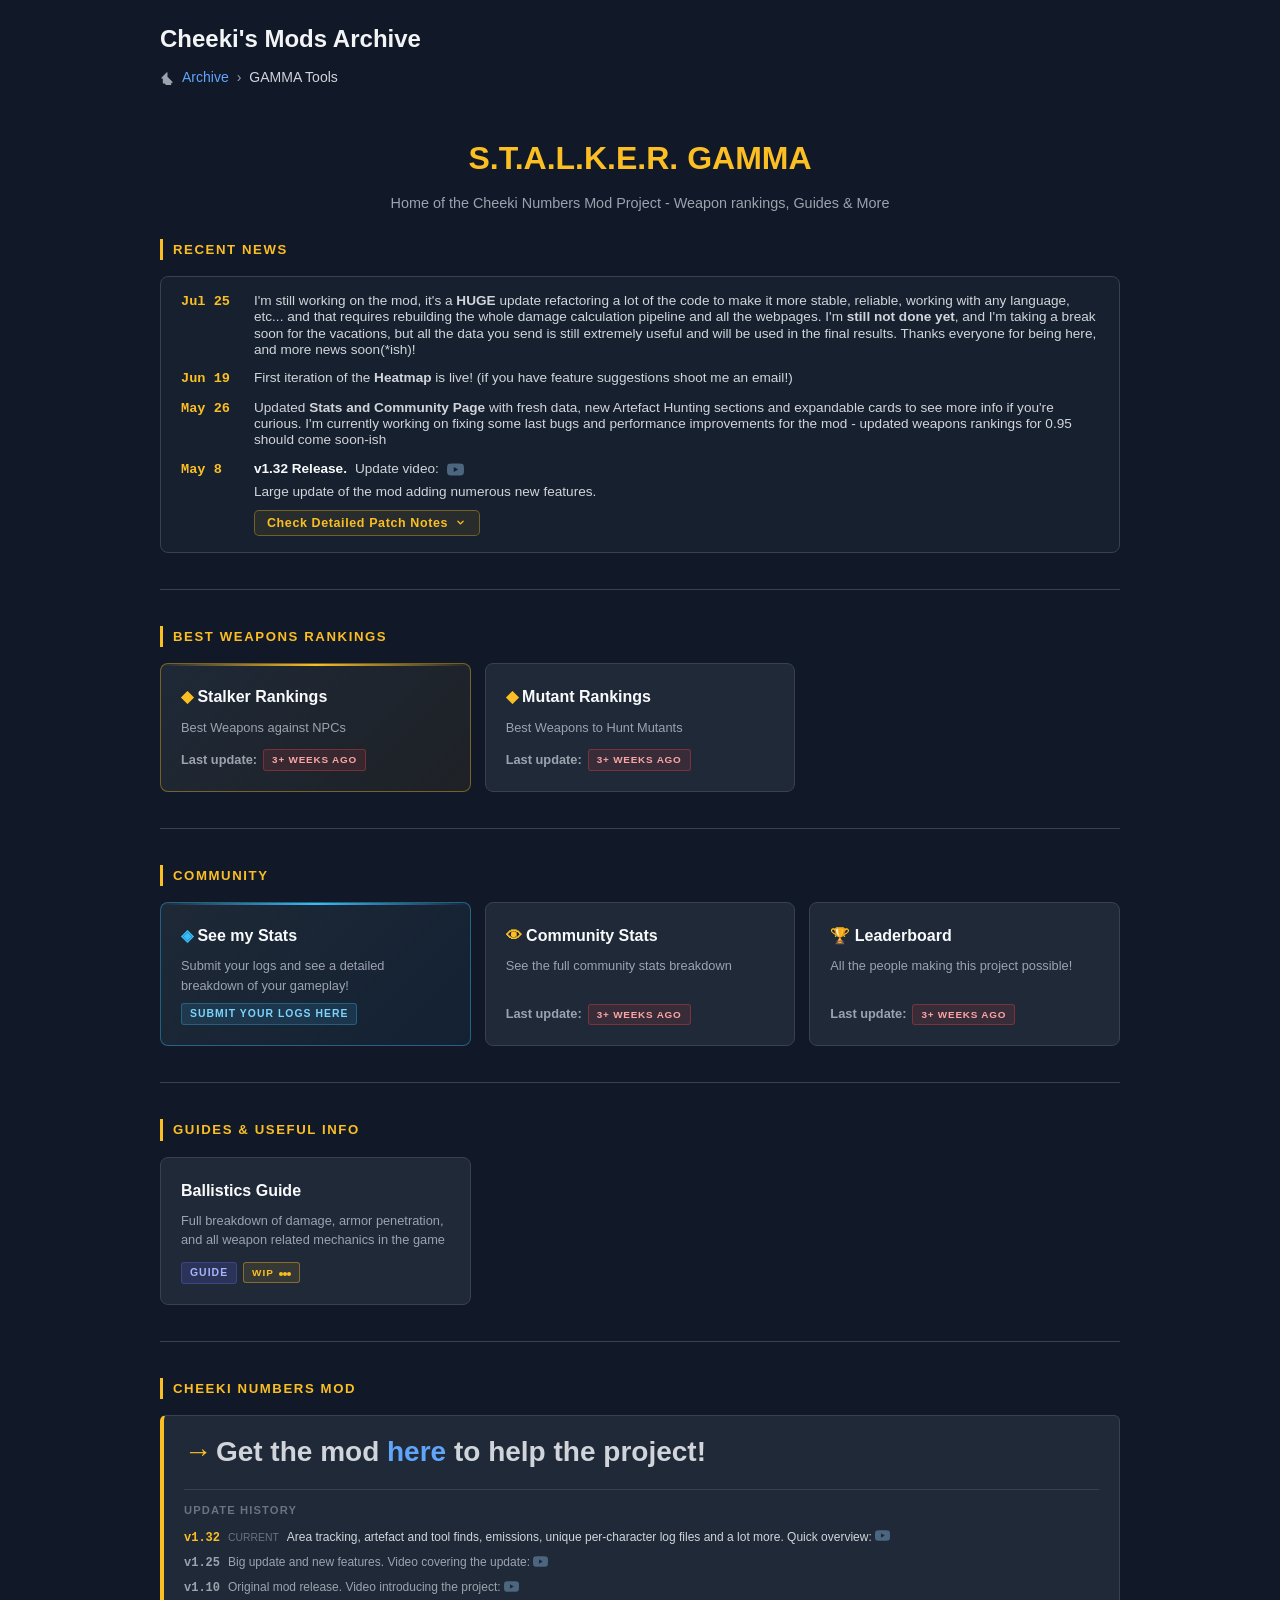
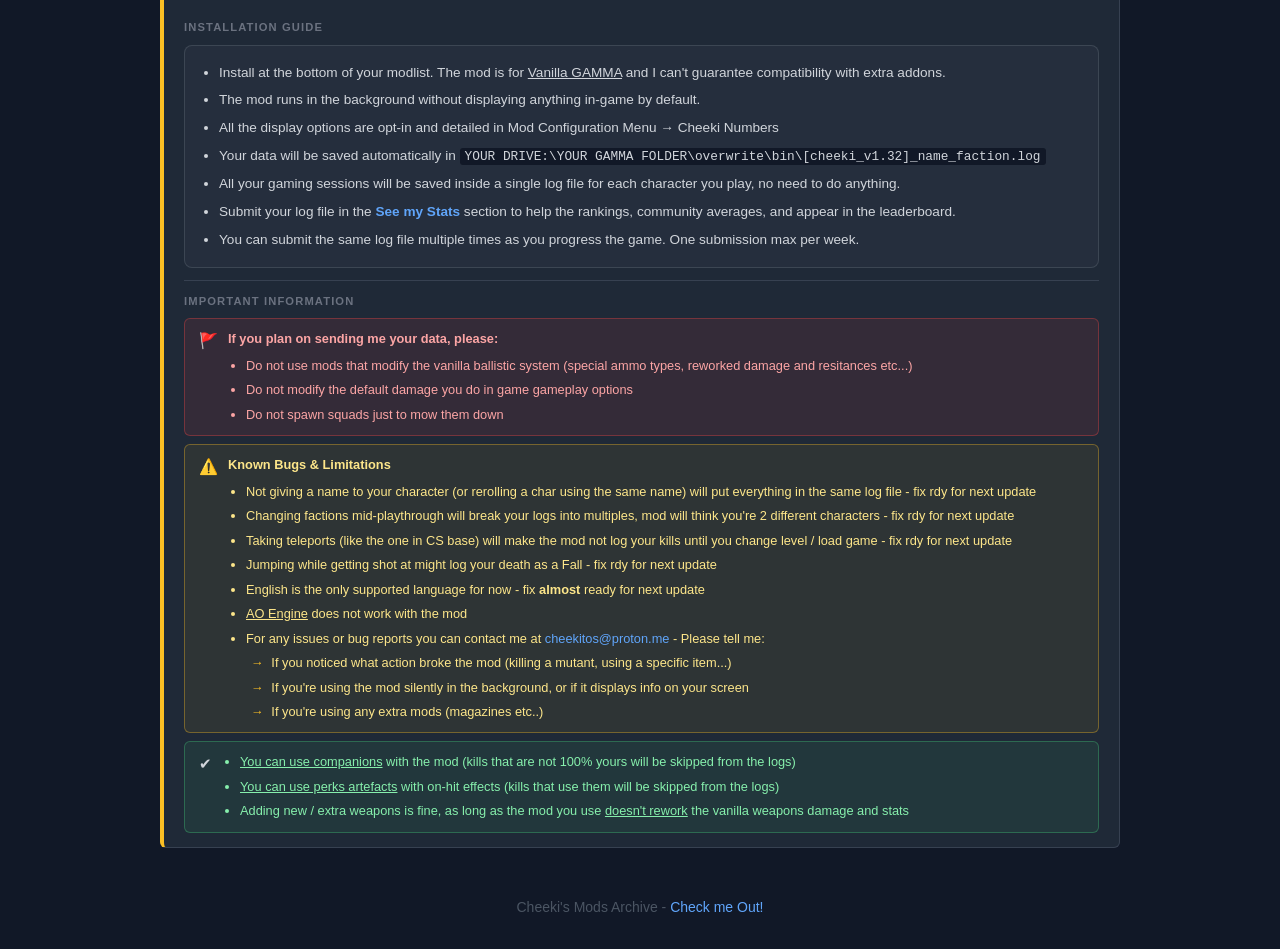
<file: index.html>
<!DOCTYPE html>

<!-- Update dates
     Line 469 – Stalker Rankings
     Line 476 – Mutant Rankings
     Line 498 – Community Stats
     Line 505 – Leaderboard -->

<html lang="en">
<head>
<meta charset="UTF-8">
<meta name="viewport" content="width=device-width, initial-scale=1.0">
<script>
  (function() {
    var url = new URL(window.location.href);
    if (!url.searchParams.has('v')) {
      url.searchParams.set('v', Date.now());
      window.location.replace(url.toString());
    }
  })();
</script>
<title>GAMMA Tools | Cheeki's Mods Archive</title>
<style>
  *, *::before, *::after { box-sizing: border-box; margin: 0; padding: 0; }

  html { scroll-behavior: smooth; }

  body {
    background: #111827;
    color: #f3f4f6;
    font-family: -apple-system, BlinkMacSystemFont, 'Segoe UI', Roboto, sans-serif;
    font-size: 14px;
    line-height: 1.6;
    min-height: 100vh;
    padding: 20px;
  }

  a { color: #60a5fa; text-decoration: none; transition: color 0.2s; }
  a:hover { color: #93c5fd; }

  .container { max-width: 960px; margin: 0 auto; }

  /* Site header */
  .page-header {
    display: flex;
    justify-content: space-between;
    align-items: center;
    margin-bottom: 8px;
    gap: 12px;
    flex-wrap: wrap;
  }
  .site-title {
    font-size: 1.5rem;
    font-weight: bold;
    color: #f3f4f6;
    text-decoration: none;
    transition: color 0.2s;
  }
  .site-title:hover { color: #fbbf24; }

  /* Breadcrumb */
  .breadcrumb {
    display: flex;
    align-items: center;
    gap: 8px;
    font-size: 0.875rem;
    margin-bottom: 24px;
    color: #9ca3af;
  }
  .breadcrumb a { color: #60a5fa; }
  .breadcrumb-sep { color: #9ca3af; }

  /* Hero */
  .hero {
    text-align: center;
    padding: 20px 0 24px;
  }
  .hero-title {
    font-size: 2rem;
    font-weight: bold;
    color: #fbbf24;
    margin-bottom: 8px;
  }
  .hero-sub {
    color: #9ca3af;
    font-size: 0.9rem;
    max-width: 500px;
    margin: 0 auto;
  }

  /* Section label */
  .section-label {
    font-size: 0.825rem;
    font-weight: 700;
    letter-spacing: 0.12em;
    text-transform: uppercase;
    color: #fbbf24;
    border-left: 3px solid #fbbf24;
    padding-left: 10px;
    margin-bottom: 16px;
  }

  .section-divider { border: none; border-top: 1px solid #374151; margin: 36px 0; }

  /* News Box */
  .news-box {
    background: rgba(31, 41, 55, 0.5);
    border: 1px solid #374151;
    border-radius: 8px;
    padding: 16px 20px;
    margin-bottom: 24px;
  }
  .news-list {
    list-style: none;
    display: grid;
    grid-template-columns: max-content 1fr; 
    gap: 12px 24px;
    align-items: baseline; 
  }
  .news-item {
    display: contents;
  }
  .news-date {
    font-family: monospace;
    color: #fbbf24;
    font-weight: bold;
    white-space: nowrap;
    font-size: 0.85rem;
    line-height: 1.2; 
  }
  .news-content {
    color: #d1d5db;
    font-size: 0.85rem;
    line-height: 1.2;
  }

  /* Card grid */
  .card-grid {
    display: grid;
    grid-template-columns: repeat(auto-fill, minmax(280px, 1fr));
    gap: 14px;
    margin-bottom: 8px;
  }

  .card {
    background: #1f2937;
    border: 1px solid #374151;
    border-radius: 8px;
    padding: 20px;
    display: flex;
    flex-direction: column;
    gap: 8px;
    transition: border-color 0.2s, background 0.2s, transform 0.15s;
    text-decoration: none;
    color: inherit;
    cursor: pointer;
  }
  .card:hover {
    border-color: #fbbf24;
    background: rgba(251,191,36,0.05);
    transform: translateY(-2px);
  }

  .card.featured-yellow {
    border-color: rgba(251,191,36,0.4);
    background: linear-gradient(135deg, #1f2937 0%, rgba(251,191,36,0.06) 100%);
    position: relative;
    overflow: hidden;
  }
  .card.featured-yellow::before {
    content: '';
    position: absolute;
    top: 0; left: 0; right: 0;
    height: 2px;
    background: linear-gradient(90deg, transparent, #fbbf24, transparent);
  }
  .card.featured-yellow:hover {
    border-color: #fbbf24;
    background: linear-gradient(135deg, rgba(251,191,36,0.08) 0%, rgba(251,191,36,0.12) 100%);
  }

  .card.featured {
    border-color: rgba(56,189,248,0.4);
    background: linear-gradient(135deg, #1f2937 0%, rgba(56,189,248,0.06) 100%);
    position: relative;
    overflow: hidden;
  }
  .card.featured::before {
    content: '';
    position: absolute;
    top: 0; left: 0; right: 0;
    height: 2px;
    background: linear-gradient(90deg, transparent, #38bdf8, transparent);
  }
  .card.featured:hover {
    border-color: #38bdf8;
    background: linear-gradient(135deg, rgba(56,189,248,0.08) 0%, rgba(56,189,248,0.12) 100%);
  }

  .card-title {
    font-size: 1rem;
    font-weight: 700;
    color: #f9fafb;
  }

  .card-desc {
    font-size: 0.8rem;
    color: #9ca3af;
    line-height: 1.5;
    flex: 1;
  }

  .card-tag {
    display: inline-flex;
    align-items: center;
    align-self: flex-start;
    font-size: 0.65rem;
    font-weight: 700;
    letter-spacing: 0.1em;
    text-transform: uppercase;
    padding: 2px 8px;
    border-radius: 3px;
  }
  .tag-weapons  { background: rgba(99,102,241,0.18); color: #a5b4fc; border: 1px solid rgba(99,102,241,0.3); }
  .tag-enemies  { background: rgba(239,68,68,0.15);  color: #fca5a5; border: 1px solid rgba(239,68,68,0.3); }
  .tag-community{ background: rgba(56,189,248,0.12); color: #7dd3fc; border: 1px solid rgba(56,189,248,0.3); }

  .info-box {
    background: #1f2937;
    border: 1px solid #374151;
    border-left: 4px solid #fbbf24;
    border-radius: 6px;
    padding: 14px 20px;
    margin-bottom: 16px;
    font-size: 0.875rem;
    color: #d1d5db;
  }

  .footer {
    text-align: center;
    color: #4b5563;
    font-size: 0.875rem;
    padding: 32px 0 12px;
  }

  .card-grid.three-col {
    grid-template-columns: repeat(3, 1fr);
  }

  @media (max-width: 600px) {
    .hero-title { font-size: 1.5rem; }
    .card-grid  { grid-template-columns: 1fr; }
    .card-grid.three-col { grid-template-columns: 1fr; }
    .news-list { grid-template-columns: 1fr; gap: 16px; }
    .news-item { display: block; }
    .news-date { display: block; margin-bottom: 4px; }
  }

  /* Big news entry */
  .news-item-big {
    grid-column: 1 / -1;
    background: linear-gradient(135deg, rgba(251,191,36,0.07) 0%, rgba(251,191,36,0.03) 100%);
    border: 1px solid rgba(251,191,36,0.35);
    border-left: 3px solid #fbbf24;
    border-radius: 6px;
    padding: 14px 16px;
    display: flex;
    flex-direction: column;
    gap: 10px;
  }
  .news-item-big .news-big-header {
    display: flex;
    align-items: baseline;
    gap: 12px;
    flex-wrap: wrap;
  }
  .news-item-big .news-date {
    font-size: 0.85rem;
  }
  .news-big-title {
    font-weight: 700;
    font-size: 0.9rem;
    color: #f9fafb;
  }
  .news-big-badge {
    font-size: 0.62rem;
    font-weight: 700;
    letter-spacing: 0.1em;
    text-transform: uppercase;
    padding: 2px 8px;
    border-radius: 3px;
    background: rgba(251,191,36,0.15);
    color: #fbbf24;
    border: 1px solid rgba(251,191,36,0.4);
    white-space: nowrap;
  }
  .news-big-body {
    font-size: 0.82rem;
    color: #d1d5db;
    line-height: 1.55;
  }
  .news-big-body p {
    margin-bottom: 8px;
  }
  .news-big-cols {
    display: grid;
    grid-template-columns: 1fr 1fr;
    gap: 10px;
    margin-top: 4px;
  }
  .news-big-col-label {
    font-size: 0.68rem;
    font-weight: 700;
    letter-spacing: 0.1em;
    text-transform: uppercase;
    color: #6b7280;
    margin-bottom: 6px;
  }
  .news-big-col ul {
    padding-left: 14px;
    display: flex;
    flex-direction: column;
    gap: 3px;
    font-size: 0.8rem;
    color: #d1d5db;
  }
  .news-big-alert {
    background: rgba(251,191,36,0.06);
    border: 1px solid rgba(251,191,36,0.25);
    border-radius: 4px;
    padding: 8px 12px;
    font-size: 0.8rem;
    color: #fde68a;
    line-height: 1.5;
  }
  @media (max-width: 600px) {
    .news-big-cols { grid-template-columns: 1fr; }
  }

  .last-updated-badge {
    display: inline-flex;
    align-items: center;
    gap: 5px;
    font-size: 0.62rem;
    font-weight: 700;
    letter-spacing: 0.08em;
    text-transform: uppercase;
    padding: 2px 8px;
    border-radius: 3px;
    align-self: flex-start;
  }
  .last-updated-badge.fresh   { background: rgba(74,222,128,0.1);  color: #86efac; border: 1px solid rgba(74,222,128,0.35); }
  .last-updated-badge.recent  { background: rgba(251,191,36,0.1);  color: #fbbf24; border: 1px solid rgba(251,191,36,0.4); }
  .last-updated-badge.aging   { background: rgba(251,146,60,0.1);  color: #fdba74; border: 1px solid rgba(251,146,60,0.35); }
  .last-updated-badge.stale   { background: rgba(239,68,68,0.12);  color: #fca5a5; border: 1px solid rgba(239,68,68,0.35); }

  .wip-badge {
    display: inline-flex;
    align-items: center;
    gap: 5px;
    font-size: 0.62rem;
    font-weight: 700;
    letter-spacing: 0.1em;
    text-transform: uppercase;
    padding: 2px 8px;
    border-radius: 3px;
    background: rgba(251,191,36,0.1);
    color: #fbbf24;
    border: 1px solid rgba(251,191,36,0.4);
    align-self: flex-start;
  }

  .wip-dots span {
    width: 4px;
    height: 4px;
    border-radius: 50%;
    background: #fbbf24;
    display: inline-block;
    animation: wip-pulse 1.2s ease-in-out infinite;
  }
  .wip-dots span:nth-child(2) { animation-delay: 0.2s; }
  .wip-dots span:nth-child(3) { animation-delay: 0.4s; }

  @keyframes wip-pulse {
    0%, 80%, 100% { opacity: 0.2; transform: scale(0.8); }
    40%            { opacity: 1;   transform: scale(1); }
  }

  .social-icon { color: #4d6680; display: inline-flex; align-items: center; transition: color 0.2s, transform 0.2s; vertical-align: -0.2em; }
  .social-icon:hover { transform: scale(1.1); }
  .social-icon.yt:hover { color: #ef4444; }
  .social-icon svg { width: 1.25em; height: 1.25em; fill: currentColor; }

</style>
</head>
<body>
<div class="container">

  <div class="page-header">
    <a class="site-title" href="https://cheeki.zone">Cheeki's Mods Archive</a>
  </div>

  <nav class="breadcrumb" aria-label="Breadcrumb">
    <svg fill="currentColor" viewBox="0 0 20 20" width="14" height="14" style="flex-shrink:0">
      <path d="M10.707 2.293a1 1 0 00-1.414 0l-7 7a1 1 0 001.414 1.414L4 10.414V17a1 1 0 001 1h2a1 1 0 001 1v2a1 1 0 011-1h2a1 1 0 011 1v2a1 1 0 001 1h2a1 1 0 001-1v-6.586l.293.293a1 1 0 001.414-1.414l-7-7z"/>
    </svg>
    <a href="https://cheeki.zone">Archive</a>
    <span class="breadcrumb-sep">›</span>
    <span style="color:#d1d5db;">GAMMA Tools</span>
  </nav>

  <div class="hero">
    <h1 class="hero-title">S.T.A.L.K.E.R. GAMMA</h1>
    <p class="hero-sub">Home of the Cheeki Numbers Mod Project - Weapon rankings, Guides &amp; More</p>
  </div>

  <div class="section-label">Recent News</div>
  <div class="news-box">
    <ul class="news-list">
      <li class="news-item">
        <span class="news-date">Jul 25</span>
        <span class="news-content">I'm still working on the mod, it's a <strong>HUGE</strong> update refactoring a lot of the code to make it more stable, reliable, working with any language, etc... and that requires rebuilding the whole damage calculation pipeline and all the webpages. I'm <strong>still not done yet</strong>, and I'm taking a break soon for the vacations, but all the data you send is still extremely useful and will be used in the final results. Thanks everyone for being here, and more news soon(*ish)!</span>
      </li>
      <li class="news-item">
        <span class="news-date">Jun 19</span>
        <span class="news-content">First iteration of the <strong>Heatmap</strong> is live! (if you have feature suggestions shoot me an email!)</span>
      </li>
      <li class="news-item">
        <span class="news-date">May 26</span>
        <span class="news-content">Updated <strong>Stats and Community Page</strong> with fresh data, new Artefact Hunting sections and expandable cards to see more info if you're curious. I'm currently working on fixing some last bugs and performance improvements for the mod - updated weapons rankings for 0.95 should come soon-ish</span>
      </li>
      <li class="news-item">
        <span class="news-date">May 8</span>
        <span class="news-content">
          <span style="display:flex; align-items:center; gap:8px; flex-wrap:wrap;">
            <strong style="color:#f9fafb;">v1.32 Release.</strong> Update video: <a href="https://youtu.be/EW-v1CL9yAA" target="_blank" rel="noopener noreferrer" class="social-icon yt"><svg viewBox="0 0 24 24" xmlns="http://www.w3.org/2000/svg"><path d="M23.498 6.186a3.016 3.016 0 0 0-2.122-2.136C19.505 3.545 12 3.545 12 3.545s-7.505 0-9.377.505A3.017 3.017 0 0 0 .502 6.186C0 8.07 0 12 0 12s0 3.93.502 5.814a3.016 3.016 0 0 0 2.122 2.136c1.871.505 9.376.505 9.376.505s7.505 0 9.377-.505a3.015 3.015 0 0 0 2.122-2.136C24 15.93 24 12 24 12s0-3.93-.502-5.814zM9.545 15.568V8.432L15.818 12l-6.273 3.568z"/></svg></a>
          </span>
          <span style="display:block; margin-top:6px;">Large update of the mod adding numerous new features.</span>
          <button onclick="(function(btn){var el=document.getElementById('patch-notes-may8');var open=el.style.display!=='none';el.style.display=open?'none':'block';btn.querySelector('.patch-toggle-arrow').style.transform=open?'rotate(0deg)':'rotate(180deg)';})(this)" style="display:inline-flex;align-items:center;gap:6px;margin-top:10px;background:rgba(251,191,36,0.08);border:1px solid rgba(251,191,36,0.35);border-radius:5px;padding:5px 12px;color:#fbbf24;font-size:0.78rem;font-weight:700;letter-spacing:0.05em;cursor:pointer;transition:background 0.2s;" onmouseover="this.style.background='rgba(251,191,36,0.16)'" onmouseout="this.style.background='rgba(251,191,36,0.08)'">
            <span class="patch-toggle-text">Check Detailed Patch Notes</span>
            <svg class="patch-toggle-arrow" width="13" height="13" viewBox="0 0 20 20" fill="currentColor" style="transition:transform 0.25s;flex-shrink:0;"><path fill-rule="evenodd" d="M5.293 7.293a1 1 0 011.414 0L10 10.586l3.293-3.293a1 1 0 111.414 1.414l-4 4a1 1 0 01-1.414 0l-4-4a1 1 0 010-1.414z" clip-rule="evenodd"/></svg>
          </button>
          <div id="patch-notes-may8" style="display:none; margin-top:8px;">
            <div>
              <strong style="color:#f9fafb;">The mod now tracks and logs:</strong>
              <ul style="margin-top:6px; padding-left:18px; display:flex; flex-direction:column; gap:6px; font-size:0.85rem;">
                <li>Faction Played &amp; Player Name</li>
                <li>Areas visited and time spent in them</li>
                <li>Coordinates of every important action (will make heatmaps of activity possible)</li>
                <li>Artefact Finds &amp; Emissions Survived</li>
                <li>How long it took you to find tools for the first time (and where you found them)</li>
                <li>How long you spend time healing around campfires</li>
              </ul>
            </div>
            <div style="margin-top:8px;">
              <strong style="color:#f9fafb;">Added new safeties for better data collection:</strong>
              <ul style="margin-top:6px; padding-left:18px; display:flex; flex-direction:column; gap:6px; font-size:0.85rem;">
                <li>Kills with perks artefacts on-hit effects are ignored from the logs (so you can use artefacts freely with the mod now)</li>
                <li>Kills with the help of companions are ignored from the logs (so you can play freely with companions)</li>
              </ul>
            </div>
            <div style="margin-top:8px; background:rgba(251,191,36,0.07); border:1px solid rgba(251,191,36,0.35); border-radius:6px; padding:10px 14px; color:#fde68a; line-height:1.6;">
              <strong>IMPORTANT -</strong> The mod will create a new, unique log file for each character you play, not everything is merged inside the same file anymore. Update to this new version so you can start logging all the new extra data. The 'See my Stats' and 'Community' page will be updated to support all the new stuff soon (it's a lot so gimme like 2 weeks xD).
            </div>
          </div>
        </span>
      </li>	  
    </ul>
  </div>

  <hr class="section-divider">

  <div class="section-label">Best Weapons Rankings</div>
  <div class="card-grid">
    <a class="card featured-yellow" href="GAMMA/stalkers_rankings.html">
      <div class="card-title"><span style="color:#fbbf24;">◆</span> Stalker Rankings</div>
      <p class="card-desc">Best Weapons against NPCs</p>
      <div style="display:inline-flex; align-items:center; gap:6px; flex-wrap:wrap; margin-top:4px;">
        <span style="color:#9ca3af; font-size:0.8rem; font-weight:600;">Last update:</span> <span class="last-updated-badge" data-lastupdate="2026-04-26"></span>
      </div>
    </a>
    <a class="card" href="GAMMA/mutants_rankings.html">
      <div class="card-title"><span style="color:#fbbf24;">◆</span> Mutant Rankings</div>
      <p class="card-desc">Best Weapons to Hunt Mutants</p>
      <div style="display:inline-flex; align-items:center; gap:6px; flex-wrap:wrap; margin-top:4px;">
        <span style="color:#9ca3af; font-size:0.8rem; font-weight:600;">Last update:</span> <span class="last-updated-badge" data-lastupdate="2026-04-26"></span>
      </div>
    </a>
  </div>

  <hr class="section-divider">

  <div class="section-label">Community</div>
  <div class="card-grid">
    <a class="card featured" href="GAMMA/submit_stats.html">
      <div class="card-title"><span style="color:#38bdf8;">◈</span> See my Stats</div>
      <p class="card-desc">Submit your logs and see a detailed breakdown of your gameplay!</p>
      <span class="card-tag tag-community">Submit your logs here</span>
    </a>
    <a class="card" href="GAMMA/submit_stats.html#community">
      <div class="card-title"><span style="color:#fbbf24;">👁</span> Community Stats</div>
      <p class="card-desc">See the full community stats breakdown</p>
      <div style="display:inline-flex; align-items:center; gap:6px; flex-wrap:wrap; margin-top:4px;">
        <span style="color:#9ca3af; font-size:0.8rem; font-weight:600;">Last update:</span> <span class="last-updated-badge" data-lastupdate="2026-06-19"></span>
      </div>
    </a>
    <a class="card" href="GAMMA/kills_leaderboard.html">
      <div class="card-title">🏆 Leaderboard</div>
      <p class="card-desc">All the people making this project possible!</p>
      <div style="display:inline-flex; align-items:center; gap:6px; flex-wrap:wrap; margin-top:4px;">
        <span style="color:#9ca3af; font-size:0.8rem; font-weight:600;">Last update:</span> <span class="last-updated-badge" data-lastupdate="2026-10-08"></span>
      </div>
    </a>
  </div>

  <hr class="section-divider">

  <div class="section-label">Guides &amp; Useful Info</div>
  <div class="card-grid three-col">
    <a class="card" href="GAMMA/ballistics_guide.html">
      <div class="card-title">Ballistics Guide</div>
      <p class="card-desc">Full breakdown of damage, armor penetration, and all weapon related mechanics in the game</p>
      <div style="display:inline-flex; align-items:center; gap:6px; flex-wrap:wrap; margin-top:4px;">
        <span class="card-tag tag-weapons">Guide</span>
        <span class="wip-badge">WIP <span class="wip-dots"><span></span><span></span><span></span></span></span>
      </div>
    </a>


  </div>

  <hr class="section-divider">

  <div class="section-label">Cheeki Numbers Mod</div>
  <div class="info-box">
   <span style="color:#fbbf24; font-weight:700; font-size:2em;">→</span> <span style="font-size:2em; font-weight:700;">Get the mod <a href="https://drive.google.com/file/d/15xa6RmX6s22eZqAJKA4pwDvasZFdGoZx/view" target="_blank" rel="noopener noreferrer">here</a> to help the project!</span>
    
    <div style="margin-top:14px; border-top:1px solid #374151; padding-top:12px;">
      <div style="font-size:0.7rem; font-weight:700; letter-spacing:0.1em; text-transform:uppercase; color:#6b7280; margin-bottom:8px;">Update History</div>
      <div style="display:flex; flex-direction:column; gap:5px; font-size:0.75rem;">
        <div style="display:flex; align-items:baseline; gap:8px;">
          <span style="font-family:monospace; color:#fbbf24; font-weight:700; white-space:nowrap; flex-shrink:0;">v1.32</span>
          <span style="color:#6b7280; font-size:0.65rem; flex-shrink:0;">CURRENT</span>
          <span style="color:#d1d5db;">Area tracking, artefact and tool finds, emissions, unique per-character log files and a lot more. Quick overview: <a href="https://youtu.be/EW-v1CL9yAA" target="_blank" rel="noopener noreferrer" class="social-icon yt"><svg viewBox="0 0 24 24" xmlns="http://www.w3.org/2000/svg"><path d="M23.498 6.186a3.016 3.016 0 0 0-2.122-2.136C19.505 3.545 12 3.545 12 3.545s-7.505 0-9.377.505A3.017 3.017 0 0 0 .502 6.186C0 8.07 0 12 0 12s0 3.93.502 5.814a3.016 3.016 0 0 0 2.122 2.136c1.871.505 9.376.505 9.376.505s7.505 0 9.377-.505a3.015 3.015 0 0 0 2.122-2.136C24 15.93 24 12 24 12s0-3.93-.502-5.814zM9.545 15.568V8.432L15.818 12l-6.273 3.568z"/></svg></a></span>
        </div>
        <div style="display:flex; align-items:baseline; gap:8px;">
          <span style="font-family:monospace; color:#9ca3af; font-weight:700; white-space:nowrap; flex-shrink:0;">v1.25</span>
          <span style="color:#9ca3af;">Big update and new features. Video covering the update: <a href="https://youtu.be/0cT7BxtG91o" target="_blank" rel="noopener noreferrer" class="social-icon yt"><svg viewBox="0 0 24 24" xmlns="http://www.w3.org/2000/svg"><path d="M23.498 6.186a3.016 3.016 0 0 0-2.122-2.136C19.505 3.545 12 3.545 12 3.545s-7.505 0-9.377.505A3.017 3.017 0 0 0 .502 6.186C0 8.07 0 12 0 12s0 3.93.502 5.814a3.016 3.016 0 0 0 2.122 2.136c1.871.505 9.376.505 9.376.505s7.505 0 9.377-.505a3.015 3.015 0 0 0 2.122-2.136C24 15.93 24 12 24 12s0-3.93-.502-5.814zM9.545 15.568V8.432L15.818 12l-6.273 3.568z"/></svg></a></span>
        </div>
        <div style="display:flex; align-items:baseline; gap:8px;">
          <span style="font-family:monospace; color:#9ca3af; font-weight:700; white-space:nowrap; flex-shrink:0;">v1.10</span>
          <span style="color:#9ca3af;">Original mod release. Video introducing the project: <a href="https://youtu.be/nmAGffCVS8E" target="_blank" rel="noopener noreferrer" class="social-icon yt"><svg viewBox="0 0 24 24" xmlns="http://www.w3.org/2000/svg"><path d="M23.498 6.186a3.016 3.016 0 0 0-2.122-2.136C19.505 3.545 12 3.545 12 3.545s-7.505 0-9.377.505A3.017 3.017 0 0 0 .502 6.186C0 8.07 0 12 0 12s0 3.93.502 5.814a3.016 3.016 0 0 0 2.122 2.136c1.871.505 9.376.505 9.376.505s7.505 0 9.377-.505a3.015 3.015 0 0 0 2.122-2.136C24 15.93 24 12 24 12s0-3.93-.502-5.814zM9.545 15.568V8.432L15.818 12l-6.273 3.568z"/></svg></a></span>
        </div>
      </div>
    </div>

    <div style="font-size:0.7rem; font-weight:700; letter-spacing:0.1em; text-transform:uppercase; color:#6b7280; margin-top:20px; margin-bottom:8px;">Installation Guide</div>
    <div style="background:rgba(156, 163, 175, 0.05); border:1px solid rgba(156, 163, 175, 0.2); border-radius:8px; padding:16px;">
      <ul style="padding-left:18px; display:flex; flex-direction:column; gap:6px; font-size: 0.85rem;">
        <li>Install at the bottom of your modlist. The mod is for <u>Vanilla GAMMA</u> and I can't guarantee compatibility with extra addons.</li>
        <li>The mod runs in the background without displaying anything in-game by default.</li> 
		<li>All the display options are opt-in and detailed in Mod Configuration Menu → Cheeki Numbers</li>
        <li>Your data will be saved automatically in <code style="background:#111827;padding:1px 5px;border-radius:3px;font-size:0.8rem;">YOUR DRIVE:\YOUR GAMMA FOLDER\overwrite\bin\[cheeki_v1.32]_name_faction.log</code></li>
        <li>All your gaming sessions will be saved inside a single log file for each character you play, no need to do anything.</li>
        <li>Submit your log file in the <a href="GAMMA/submit_stats.html" target="_blank" rel="noopener noreferrer"><b>See my Stats</b></a> section to help the rankings, community averages, and appear in the leaderboard.</li>
        <li>You can submit the same log file multiple times as you progress the game. One submission max per week.</li>
      </ul>
    </div>

    <div style="border-top:1px solid #374151; margin-top:12px;"></div>
    <div style="font-size:0.7rem; font-weight:700; letter-spacing:0.1em; text-transform:uppercase; color:#6b7280; margin-top:12px; margin-bottom:8px;">Important Information</div>
    <div style="margin-top:0; background:rgba(239,68,68,0.1); border:1px solid rgba(239,68,68,0.35); border-radius:6px; padding:10px 14px; display:flex; gap:10px; align-items:flex-start;">
      <span style="font-size:1.1em; flex-shrink:0;">🚩</span>
      <div style="color:#fca5a5; font-size:0.8rem; line-height:1.6;">
        <strong>If you plan on sending me your data, please:</strong>
        <ul style="margin-top:6px; padding-left:18px; display:flex; flex-direction:column; gap:4px;">
          <li>Do not use mods that modify the vanilla ballistic system (special ammo types, reworked damage and resitances etc...)</li>
		  <li>Do not modify the default damage you do in game gameplay options</li>
          <li>Do not spawn squads just to mow them down</li>
        </ul>
      </div>
    </div>
    <div style="margin-top:8px; background:rgba(251,191,36,0.07); border:1px solid rgba(251,191,36,0.35); border-radius:6px; padding:10px 14px; display:flex; gap:10px; align-items:flex-start;">
      <span style="font-size:1.1em; flex-shrink:0;">⚠️</span>
      <div style="color:#fde68a; font-size:0.8rem; line-height:1.6;">
        <strong>Known Bugs & Limitations</strong>
        <ul style="margin-top:6px; padding-left:18px; display:flex; flex-direction:column; gap:4px;">
		  <li>Not giving a name to your character (or rerolling a char using the same name) will put everything in the same log file - fix rdy for next update</li>
		  <li>Changing factions mid-playthrough will break your logs into multiples, mod will think you're 2 different characters - fix rdy for next update</li>
		  <li>Taking teleports (like the one in CS base) will make the mod not log your kills until you change level / load game - fix rdy for next update</li>
		  <li>Jumping while getting shot at might log your death as a Fall - fix rdy for next update </li>
		  <li>English is the only supported language for now - fix <b>almost</b> ready for next update</li>
          <li><u>AO Engine</u> does not work with the mod</li>
          <li>For any issues or bug reports you can contact me at <a href="mailto:cheekitos@proton.me">cheekitos@proton.me</a> - Please tell me:
            <ul style="margin-top:4px; padding-left:5px; display:flex; flex-direction:column; gap:4px; list-style: none; color: #fde68a;">
              <li><span style="color:#fbbf24; margin-right:4px;">→</span> If you noticed what action broke the mod (killing a mutant, using a specific item...)</li>
              <li><span style="color:#fbbf24; margin-right:4px;">→</span> If you're using the mod silently in the background, or if it displays info on your screen</li>
              <li><span style="color:#fbbf24; margin-right:4px;">→</span> If you're using any extra mods (magazines etc..)</li>
            </ul>
          </li>
        </ul>
      </div>
    </div>
    <div style="margin-top:8px; background:rgba(74,222,128,0.08); border:1px solid rgba(74,222,128,0.3); border-radius:6px; padding:10px 14px; display:flex; gap:10px; align-items:flex-start;">
      <span style="font-size:1.1em; flex-shrink:0;">✔</span>
      <div style="color:#86efac; font-size:0.8rem; line-height:1.6;">
        <ul style="padding-left:18px; display:flex; flex-direction:column; gap:4px;">
          <li><u>You can use companions</u> with the mod (kills that are not 100% yours will be skipped from the logs)</li>
		  <li><u>You can use perks artefacts</u> with on-hit effects (kills that use them will be skipped from the logs)</li>
		  <li>Adding new / extra weapons is fine, as long as the mod you use <u>doesn't rework</u> the vanilla weapons damage and stats</li>
        </ul>
      </div>
    </div>
  </div>

  <footer class="footer">
    Cheeki's Mods Archive - <a href="https://linktr.ee/cheekibreekii" target="_blank" rel="noopener noreferrer">Check me Out!</a>
  </footer>

</div>

<script>


  // ─── Last Updated Badges ──────────────────────────────────────────────────

  function renderLastUpdatedBadges() {
    var badges = document.querySelectorAll('.last-updated-badge[data-lastupdate]');
    var today = new Date();
    today.setHours(0, 0, 0, 0);

    badges.forEach(function(el) {
      var parts = el.dataset.lastupdate.split('-');
      var updated = new Date(parts[0], parts[1] - 1, parts[2]);
      updated.setHours(0, 0, 0, 0);
      var daysDiff = Math.round((today - updated) / (1000 * 60 * 60 * 24));

      var label, cls;
      if (daysDiff === 0)       { label = 'Today';          cls = 'fresh';  }
      else if (daysDiff === 1)  { label = 'Yesterday';      cls = 'fresh';  }
      else if (daysDiff === 2)  { label = '2 Days Ago';     cls = 'fresh';  }
      else if (daysDiff === 3)  { label = '3 Days Ago';     cls = 'fresh';  }
      else if (daysDiff <= 7)   { label = 'This Week';      cls = 'fresh';  }
      else if (daysDiff <= 14)  { label = 'Last Week';      cls = 'recent'; }
      else if (daysDiff <= 21)  { label = '2 Weeks Ago';    cls = 'aging';  }
      else                      { label = '3+ Weeks Ago';   cls = 'stale';  }

      el.textContent = label;
      el.className = 'last-updated-badge ' + cls;
    });
  }
  renderLastUpdatedBadges();
</script>
</body>
</html>
</file>
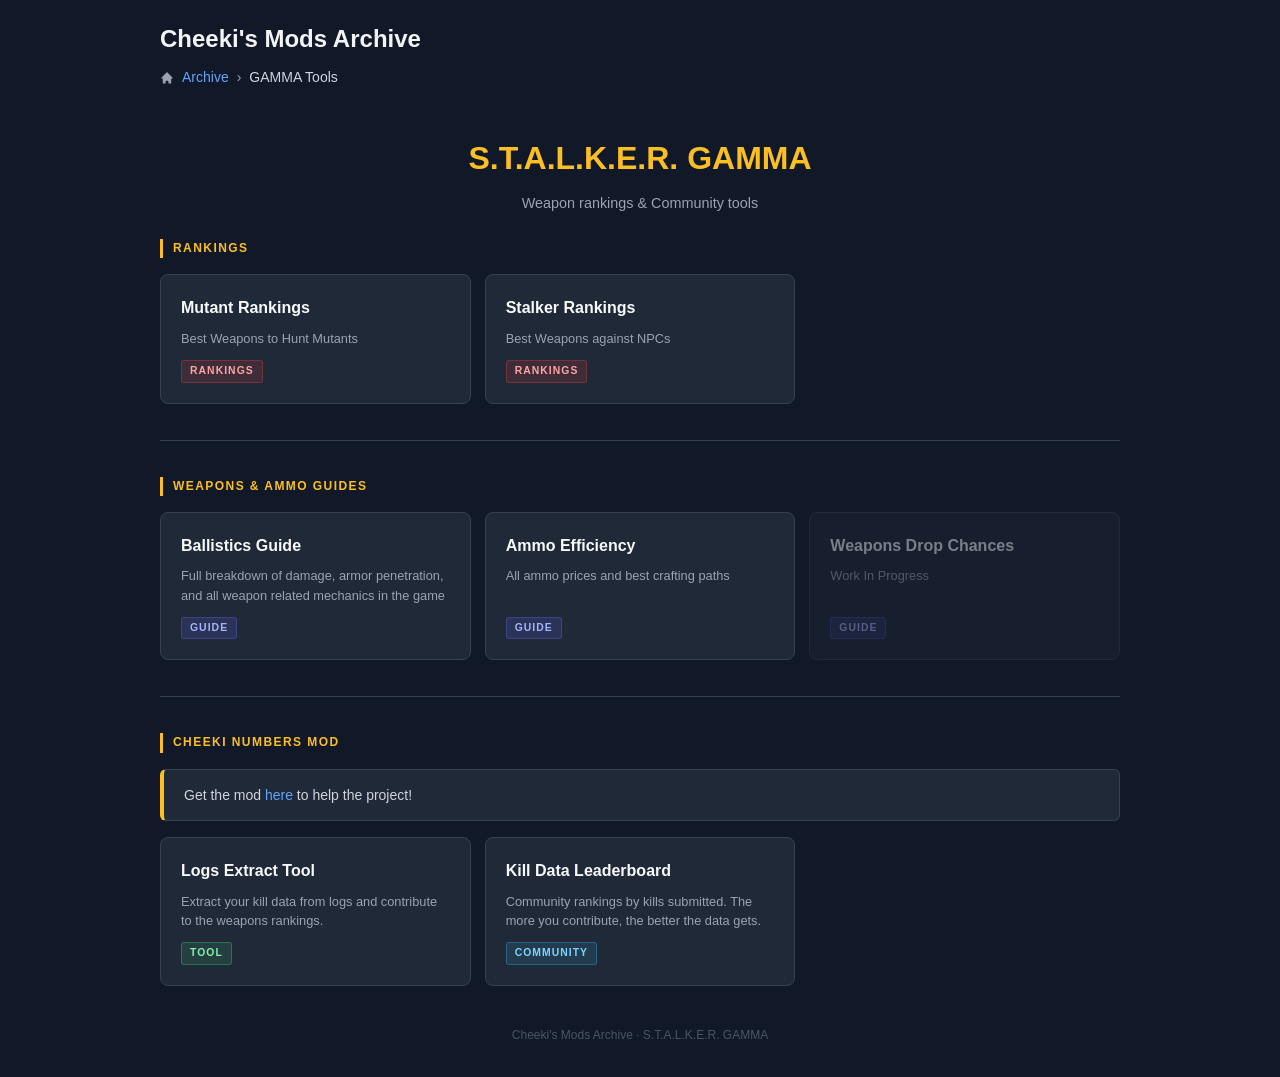
<file: Gamma_Tools.html>
<!DOCTYPE html>
<html lang="en">
<head>
<meta charset="UTF-8">
<meta name="viewport" content="width=device-width, initial-scale=1.0">
<title>GAMMA Tools | Cheeki's Mods Archive</title>
<style>
  *, *::before, *::after { box-sizing: border-box; margin: 0; padding: 0; }

  html { scroll-behavior: smooth; }

  body {
    background: #111827;
    color: #f3f4f6;
    font-family: -apple-system, BlinkMacSystemFont, 'Segoe UI', Roboto, sans-serif;
    font-size: 14px;
    line-height: 1.6;
    min-height: 100vh;
    padding: 20px;
  }

  a { color: #60a5fa; text-decoration: none; transition: color 0.2s; }
  a:hover { color: #93c5fd; }

  .container { max-width: 960px; margin: 0 auto; }

  /* ── Site header ── */
  .page-header {
    display: flex;
    justify-content: space-between;
    align-items: center;
    margin-bottom: 8px;
    gap: 12px;
    flex-wrap: wrap;
  }
  .site-title {
    font-size: 1.5rem;
    font-weight: bold;
    color: #f3f4f6;
    text-decoration: none;
    transition: color 0.2s;
  }
  .site-title:hover { color: #fbbf24; }

  /* ── Breadcrumb ── */
  .breadcrumb {
    display: flex;
    align-items: center;
    gap: 8px;
    font-size: 0.875rem;
    margin-bottom: 24px;
    color: #9ca3af;
  }
  .breadcrumb a { color: #60a5fa; }
  .breadcrumb-sep { color: #9ca3af; }

  /* ── Hero ── */
  .hero {
    text-align: center;
    padding: 20px 0 24px;
  }
  .hero-title {
    font-size: 2rem;
    font-weight: bold;
    color: #fbbf24;
    margin-bottom: 8px;
  }
  .hero-sub {
    color: #9ca3af;
    font-size: 0.9rem;
    max-width: 500px;
    margin: 0 auto;
  }

  /* ── Section label ── */
  .section-label {
    font-size: 0.75rem;
    font-weight: 700;
    letter-spacing: 0.12em;
    text-transform: uppercase;
    color: #fbbf24;
    border-left: 3px solid #fbbf24;
    padding-left: 10px;
    margin-bottom: 16px;
  }

  .section-divider { border: none; border-top: 1px solid #374151; margin: 36px 0; }

  /* ── Card grid ── */
  .card-grid {
    display: grid;
    grid-template-columns: repeat(auto-fill, minmax(280px, 1fr));
    gap: 14px;
    margin-bottom: 8px;
  }

  .card {
    background: #1f2937;
    border: 1px solid #374151;
    border-radius: 8px;
    padding: 20px;
    display: flex;
    flex-direction: column;
    gap: 8px;
    transition: border-color 0.2s, background 0.2s, transform 0.15s;
    text-decoration: none;
    color: inherit;
    cursor: pointer;
  }
  .card:hover {
    border-color: #fbbf24;
    background: rgba(251,191,36,0.05);
    transform: translateY(-2px);
  }


  .card.disabled {
    opacity: 0.45;
    cursor: not-allowed;
    pointer-events: none;
  }

  .card-title {
    font-size: 1rem;
    font-weight: 700;
    color: #f9fafb;
  }

  .card-desc {
    font-size: 0.8rem;
    color: #9ca3af;
    line-height: 1.5;
    flex: 1;
  }

  .card-tag {
    display: inline-block;
    font-size: 0.65rem;
    font-weight: 700;
    letter-spacing: 0.1em;
    text-transform: uppercase;
    padding: 2px 8px;
    border-radius: 3px;
    align-self: flex-start;
    margin-top: 4px;
  }
  .tag-weapons  { background: rgba(99,102,241,0.18); color: #a5b4fc; border: 1px solid rgba(99,102,241,0.3); }
  .tag-ammo     { background: rgba(234,179,8,0.15);  color: #fde047; border: 1px solid rgba(234,179,8,0.3); }
  .tag-enemies  { background: rgba(239,68,68,0.15);  color: #fca5a5; border: 1px solid rgba(239,68,68,0.3); }
  .tag-mod      { background: rgba(74,222,128,0.12); color: #86efac; border: 1px solid rgba(74,222,128,0.3); }
  .tag-community{ background: rgba(56,189,248,0.12); color: #7dd3fc; border: 1px solid rgba(56,189,248,0.3); }

  /* ── Info box ── */
  .info-box {
    background: #1f2937;
    border: 1px solid #374151;
    border-left: 4px solid #fbbf24;
    border-radius: 6px;
    padding: 14px 20px;
    margin-bottom: 16px;
    font-size: 0.875rem;
    color: #d1d5db;
  }

  /* ── Footer ── */
  .footer {
    text-align: center;
    color: #4b5563;
    font-size: 0.75rem;
    padding: 32px 0 12px;
  }

  .card-grid.three-col {
    grid-template-columns: repeat(3, 1fr);
  }

  @media (max-width: 600px) {
    .hero-title { font-size: 1.5rem; }
    .card-grid  { grid-template-columns: 1fr; }
  }
</style>
</head>
<body>
<div class="container">

  <!-- Site header -->
  <div class="page-header">
    <a class="site-title" href="https://cheeki.zone">Cheeki's Mods Archive</a>
  </div>

  <!-- Breadcrumb -->
  <nav class="breadcrumb" aria-label="Breadcrumb">
    <svg fill="currentColor" viewBox="0 0 20 20" width="14" height="14" style="flex-shrink:0">
      <path d="M10.707 2.293a1 1 0 00-1.414 0l-7 7a1 1 0 001.414 1.414L4 10.414V17a1 1 0 001 1h2a1 1 0 001-1v-2a1 1 0 011-1h2a1 1 0 011 1v2a1 1 0 001 1h2a1 1 0 001-1v-6.586l.293.293a1 1 0 001.414-1.414l-7-7z"/>
    </svg>
    <a href="https://cheeki.zone">Archive</a>
    <span class="breadcrumb-sep">›</span>
    <span style="color:#d1d5db;">GAMMA Tools</span>
  </nav>

  <!-- Hero -->
  <div class="hero">
    <h1 class="hero-title">S.T.A.L.K.E.R. GAMMA</h1>
    <p class="hero-sub">Weapon rankings &amp; Community tools</p>
  </div>

  <!-- Rankings -->
  <div class="section-label">Rankings</div>
  <div class="card-grid">

    <a class="card" href="GAMMA/Mutants_Rankings.html">
      <div class="card-title">Mutant Rankings</div>
      <p class="card-desc">Best Weapons to Hunt Mutants</p>
      <span class="card-tag tag-enemies">Rankings</span>
    </a>

    <a class="card" href="GAMMA/Stalkers_Rankings.html">
      <div class="card-title">Stalker Rankings</div>
      <p class="card-desc">Best Weapons against NPCs</p>
      <span class="card-tag tag-enemies">Rankings</span>
    </a>

  </div>

  <hr class="section-divider">

  <!-- Weapons & Ammo Guides -->
  <div class="section-label">Weapons &amp; Ammo Guides</div>
  <div class="card-grid three-col">

    <a class="card" href="GAMMA/Ballistics_Guide.html">
      <div class="card-title">Ballistics Guide</div>
      <p class="card-desc">Full breakdown of damage, armor penetration, and all weapon related mechanics in the game</p>
      <span class="card-tag tag-weapons">Guide</span>
    </a>

    <a class="card" href="GAMMA/Ammo_Efficiency.html">
      <div class="card-title">Ammo Efficiency</div>
      <p class="card-desc">All ammo prices and best crafting paths</p>
      <span class="card-tag tag-weapons">Guide</span>
    </a>

    <div class="card disabled">
      <div class="card-title">Weapons Drop Chances</div>
      <p class="card-desc">Work In Progress</p>
      <span class="card-tag tag-weapons">Guide</span>
    </div>

  </div>

  <hr class="section-divider">

  <!-- Cheeki Numbers Mod -->
  <div class="section-label">Cheeki Numbers Mod</div>
  <div class="info-box">
    Get the mod <a href="#">here</a> to help the project!
  </div>
  <div class="card-grid">

    <a class="card" href="GAMMA/extract_tool.html">
      <div class="card-title">Logs Extract Tool</div>
      <p class="card-desc">Extract your kill data from logs and contribute to the weapons rankings.</p>
      <span class="card-tag tag-mod">Tool</span>
    </a>

    <a class="card" href="GAMMA/kills_leaderboard.html">
      <div class="card-title">Kill Data Leaderboard</div>
      <p class="card-desc">Community rankings by kills submitted. The more you contribute, the better the data gets.</p>
      <span class="card-tag tag-community">Community</span>
    </a>

  </div>

  <div class="footer">Cheeki's Mods Archive · S.T.A.L.K.E.R. GAMMA</div>

</div>
</body>
</html>
</file>
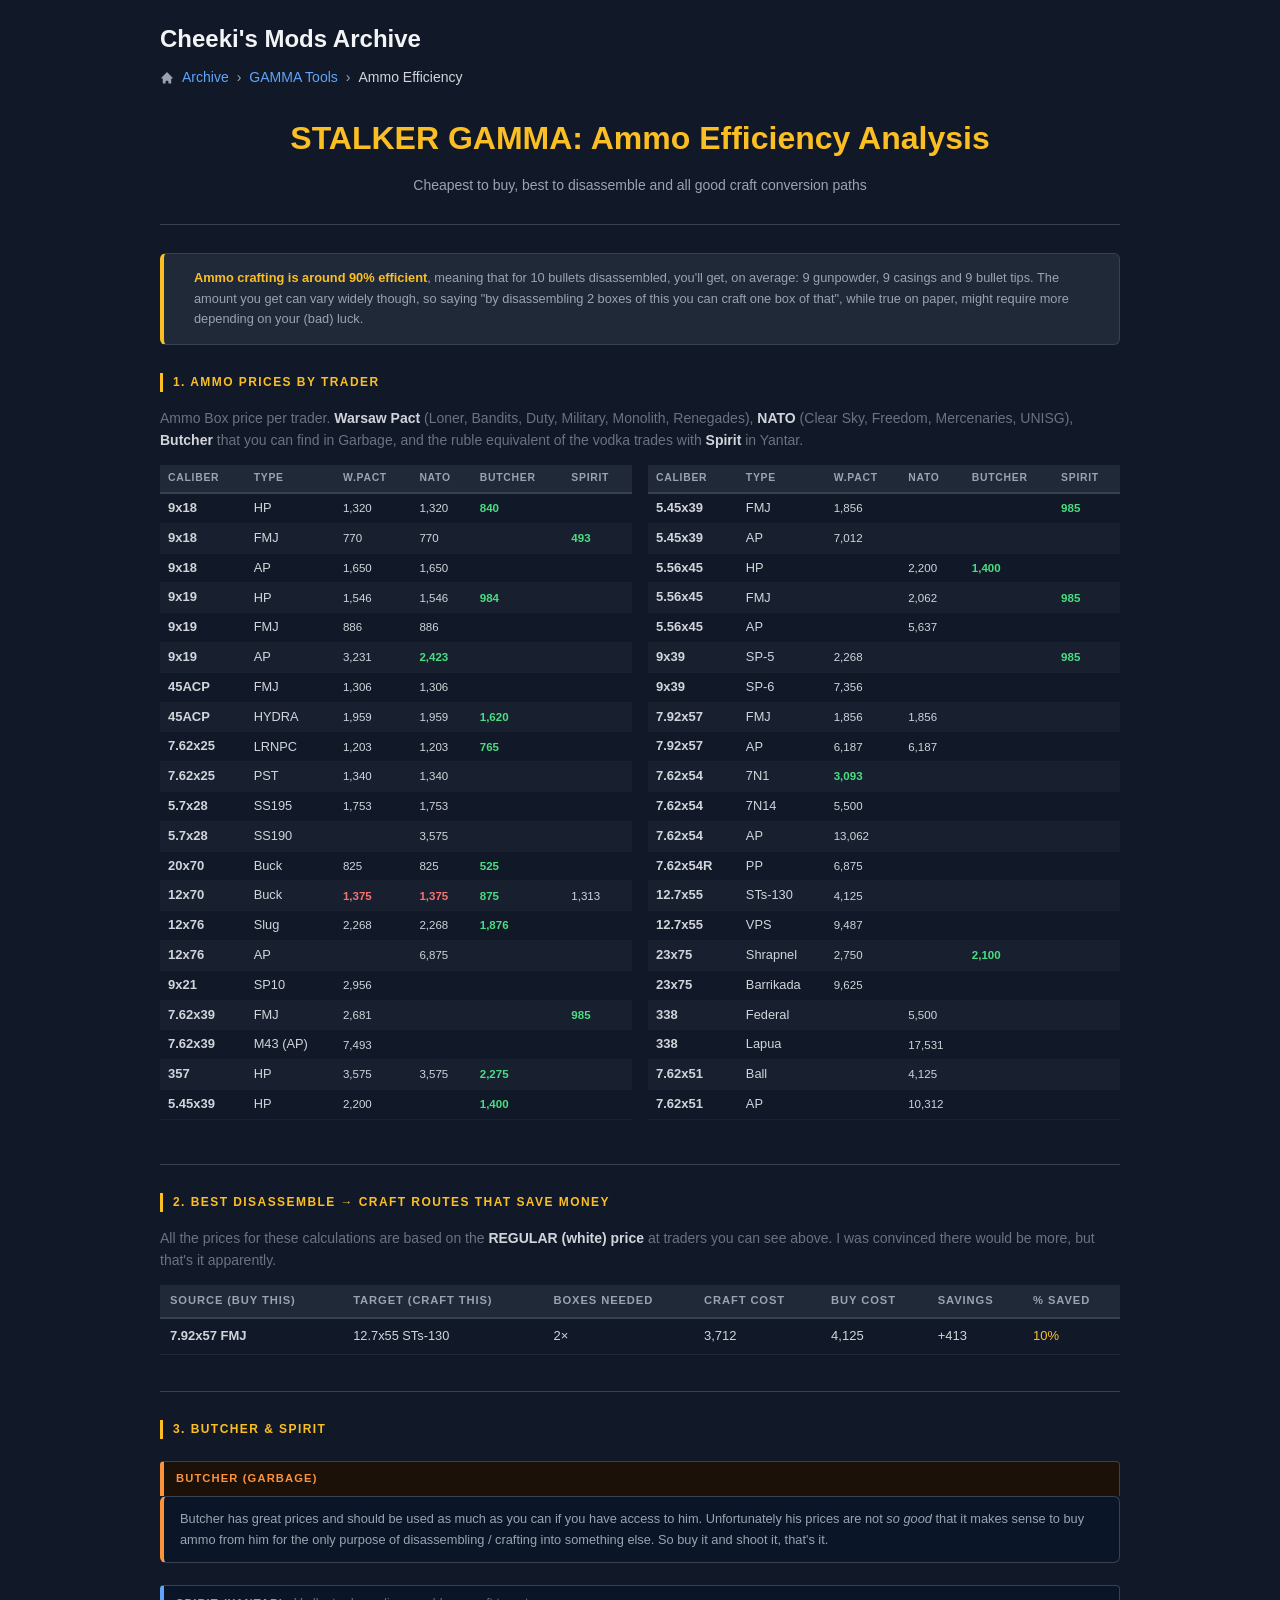
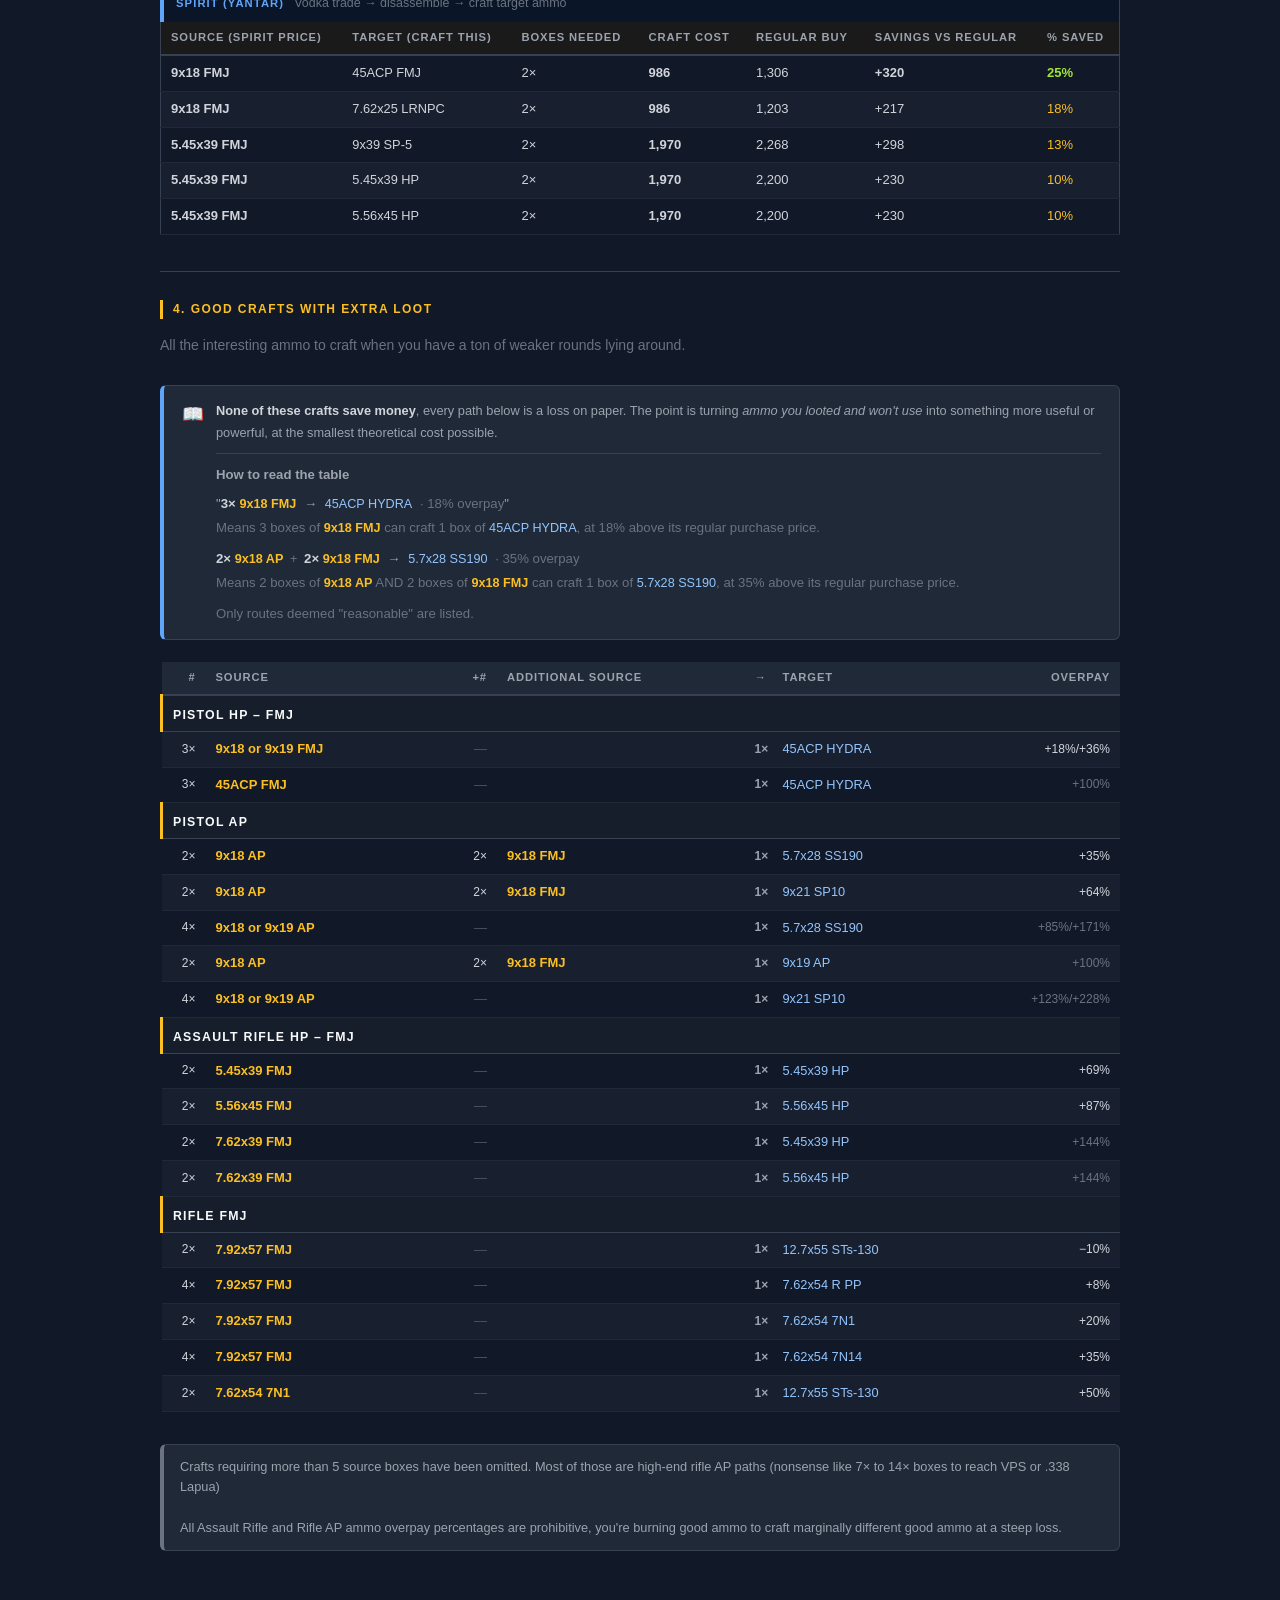
<file: GAMMA/Ammo_Efficiency.html>
<!DOCTYPE html>
<html lang="en">
<head>
<meta charset="UTF-8">
<meta name="viewport" content="width=device-width, initial-scale=1.0">
<title>S.T.A.L.K.E.R. GAMMA: Ammo Efficiency Analysis</title>
<meta name="description" content="Cheapest ammo to buy, cheapest to craft, and the best disassemble to craft conversions in STALKER GAMMA.">
<style>
  * { box-sizing: border-box; margin: 0; padding: 0; }

  body {
    background: #111827;
    color: #f3f4f6;
    font-family: -apple-system, BlinkMacSystemFont, 'Segoe UI', Roboto, sans-serif;
    font-size: 14px;
    line-height: 1.6;
    min-height: 100vh;
    padding: 20px;
  }

  a { color: #60a5fa; text-decoration: none; transition: color 0.2s; }
  a:hover { color: #93c5fd; }

  .rankings-container { max-width: 960px; margin: 0 auto; }

  .page-header {
    display: flex; justify-content: space-between; align-items: center;
    margin-bottom: 8px; gap: 12px; flex-wrap: wrap;
  }
  .site-title { font-size: 1.5rem; font-weight: bold; color: #f3f4f6; }

  .breadcrumb {
    display: flex; align-items: center; gap: 8px;
    font-size: 0.875rem; margin-bottom: 24px;
  }
  .breadcrumb-separator { color: #9ca3af; }

  .page-title {
    font-size: 2rem; font-weight: bold; text-align: center;
    margin-bottom: 10px; color: #fbbf24;
  }
  .page-subtitle {
    text-align: center; color: #9ca3af; margin-bottom: 24px; font-size: 0.875rem;
  }

  /* TL;DR */
  .tldr-box {
    background: #1f2937; border: 1px solid #374151;
    border-left: 4px solid #fbbf24; border-radius: 6px;
    padding: 18px 22px; margin-bottom: 28px;
  }
  .tldr-box h2 {
    color: #fbbf24; font-size: 0.875rem; font-weight: 700;
    letter-spacing: 0.05em; text-transform: uppercase; margin-bottom: 10px;
  }
  .tldr-box ul { padding-left: 1.25rem; list-style: disc; }
  .tldr-box li { color: #d1d5db; font-size: 0.875rem; line-height: 1.6; margin-bottom: 5px; }
  .tldr-box li b { color: #f9fafb; }

  /* Section */
  .rankings-section { margin-bottom: 36px; }
  .section-title {
    font-size: 0.75rem; font-weight: 700; letter-spacing: 0.12em;
    text-transform: uppercase; color: #fbbf24;
    border-left: 3px solid #fbbf24; padding-left: 10px; margin-bottom: 16px;
  }
  .section-intro { color: #6b7280; font-size: 0.875rem; margin-bottom: 14px; line-height: 1.55; }

  /* Info cards */
  .info-grid-3 { display: grid; grid-template-columns: 1fr 1fr 1fr; gap: 14px; }
  .info-grid-2 { display: grid; grid-template-columns: 1fr 1fr; gap: 14px; }
  .info-card {
    background: #1f2937; border: 1px solid #374151; border-radius: 6px; padding: 14px 16px;
  }
  .info-card h3 { color: #f9fafb; font-size: 0.875rem; font-weight: 700; margin-bottom: 4px; white-space: normal; overflow: visible; }
  .info-card .card-sub { color: #6b7280; font-size: 0.72rem; margin-bottom: 10px; }
  .info-card p { color: #9ca3af; font-size: 0.8rem; line-height: 1.5; margin-bottom: 8px; }
  .info-card ul { padding-left: 1rem; list-style: disc; }
  .info-card li { color: #d1d5db; font-size: 0.8125rem; margin-bottom: 4px; line-height: 1.5; }
  .info-card li b { color: #f9fafb; }
  .info-card.yellow-border { border-left: 3px solid #fbbf24; }
  .pct     { color: #4ade80; font-weight: 700; }
  .pct-med { color: #a3e635; font-weight: 600; }
  .pct-low { color: #fbbf24; }

  /* AP warning card */
  .ap-card {
    background: #1f2937; border: 1px solid #374151;
    border-left: 4px solid #f87171; border-radius: 6px;
    padding: 16px 18px;
  }
  .ap-card h3 { color: #f9fafb; font-size: 0.875rem; font-weight: 700; margin-bottom: 8px; }
  .ap-card p { color: #9ca3af; font-size: 0.8rem; line-height: 1.55; margin-bottom: 10px; }
  .ap-card ul { padding-left: 1rem; list-style: disc; }
  .ap-card li { color: #d1d5db; font-size: 0.8125rem; margin-bottom: 5px; line-height: 1.5; }

  /* Discovery alert */
  .discovery-card {
    background: #0f2a1a; border: 1px solid #059669;
    border-left: 4px solid #4ade80; border-radius: 6px;
    padding: 14px 16px; margin-bottom: 16px;
  }
  .discovery-card h3 { color: #4ade80; font-size: 0.875rem; font-weight: 700; margin-bottom: 6px; }
  .discovery-card p { color: #d1d5db; font-size: 0.8rem; line-height: 1.55; margin-bottom: 6px; }
  .discovery-card ul { padding-left: 1rem; list-style: disc; }
  .discovery-card li { color: #d1d5db; font-size: 0.8125rem; margin-bottom: 4px; }

  /* Dead-end warning */
  .deadend-card {
    background: #1a1a0f; border: 1px solid #b45309;
    border-left: 4px solid #fbbf24; border-radius: 6px;
    padding: 14px 16px; margin-bottom: 16px;
  }
  .deadend-card h3 { color: #fbbf24; font-size: 0.875rem; font-weight: 700; margin-bottom: 6px; }
  .deadend-card p { color: #9ca3af; font-size: 0.8rem; line-height: 1.55; margin-bottom: 6px; }

  /* Tables */
  .rankings-table { width: 100%; border-collapse: collapse; font-size: 0.8125rem; margin-bottom: 8px; }
  .rankings-table th {
    background: #1f2937; color: #9ca3af; font-size: 0.7rem;
    letter-spacing: 0.08em; text-transform: uppercase;
    padding: 7px 10px; text-align: left;
    border-bottom: 2px solid #374151; font-weight: 600;
  }
  .rankings-table td { padding: 7px 10px; border-bottom: 1px solid #1f2937; vertical-align: middle; color: #d1d5db; }
  .rankings-table tbody tr:nth-child(even) td { background: #182030; }
  .rankings-table tr:hover td { background: #1a2535; }

  .cal        { color: #fbbf24; font-weight: 600; font-size: 0.8125rem; }
  .ammo-type  { color: #93c5fd; font-size: 0.8rem; }
  .price-best { color: #4ade80; font-weight: 700; }
  .price-mid  { color: #d1d5db; }
  .price-bad  { color: #f87171; }
  .tier-1 { color: #4ade80; font-size: 0.75rem; font-weight: 600; }
  .tier-2 { color: #a3e635; font-size: 0.75rem; }
  .tier-3 { color: #fbbf24; font-size: 0.75rem; }
  .tier-4 { color: #fb923c; font-size: 0.75rem; }
  .tier-5 { color: #f87171; font-size: 0.75rem; }
  .save-high    { color: #4ade80; font-weight: 700; }
  .save-med     { color: #a3e635; }
  .save-low     { color: #fbbf24; }
  .save-trivial { color: #4b5563; }
  .cpb { font-size: 0.75rem; color: #6b7280; list-style: none !important; padding-left: 0; }

  /* Badges */
  .badge {
    display: inline-block; padding: 2px 6px; border-radius: 3px;
    font-size: 0.65rem; font-weight: 700; letter-spacing: 0.06em;
    text-transform: uppercase; white-space: nowrap;
  }
  .badge-mvp  { background: #064e3b; color: #6ee7b7; border: 1px solid #059669; }
  .badge-good { background: #1e3a1e; color: #86efac; border: 1px solid #16a34a; }
  .badge-ap   { background: #450a0a; color: #fca5a5; border: 1px solid #b91c1c; }

  .verdict { color: #fbbf24; font-style: italic; font-size: 0.75rem; }
  .verdict-cell { display: flex; align-items: center; gap: 5px; }
  .verdict-buy {
    display: inline-block;
    background: #450a0a;
    color: #f87171;
    border: 1px solid #7f1d1d;
    border-radius: 3px;
    padding: 1px 5px;
    font-size: 0.62rem;
    font-weight: 600;
    letter-spacing: 0.04em;
    text-transform: uppercase;
    white-space: nowrap;
    flex-shrink: 0;
  }
  .verdict-craft {
    display: inline-block;
    background: #052e16;
    color: #4ade80;
    border: 1px solid #166534;
    border-radius: 3px;
    padding: 1px 5px;
    font-size: 0.62rem;
    font-weight: 600;
    letter-spacing: 0.04em;
    text-transform: uppercase;
    white-space: nowrap;
    flex-shrink: 0;
  }

  /* Note box */
  .note-box {
    background: #111827; border: 1px solid #374151; border-radius: 4px;
    padding: 10px 14px; font-size: 0.8rem; color: #9ca3af;
    margin-top: 8px; line-height: 1.55;
  }
  .note-box b { color: #f3f4f6; }

  /* Methodology */
  .method-note {
    background: #1f2937; border: 1px solid #374151;
    border-top: 2px solid #fbbf24; border-radius: 6px;
    padding: 14px 18px; font-size: 0.8rem; color: #9ca3af;
    line-height: 1.6; margin-top: 8px;
  }
  .method-note b { color: #f3f4f6; }

  /* Divider */
  .section-divider { border: none; border-top: 1px solid #374151; margin: 28px 0; }

  /* Compact price reference table */
  .price-ref-table { width: 100%; border-collapse: collapse; font-size: 0.72rem; margin-bottom: 8px; }
  .price-ref-table th {
    background: #1f2937; color: #9ca3af; font-size: 0.65rem;
    letter-spacing: 0.07em; text-transform: uppercase;
    padding: 5px 8px; text-align: left;
    border-bottom: 2px solid #374151; font-weight: 600;
  }
  .price-ref-table td { padding: 4px 8px; border-bottom: 1px solid #1a2230; vertical-align: middle; color: #d1d5db; }
  .price-ref-table tbody tr:nth-child(even) td { background: #182030; }
  .price-ref-table tr:hover td { background: #1a2535; }
  .price-ref-table td.cell-best { color: #4ade80; font-weight: 700; }
  .price-ref-table td.cell-bad  { color: #f87171; font-weight: 600; }
  .price-ref-table td.cell-none { color: #374151; }

  /* Interchangeable table */
  .swap-section { margin-bottom: 36px; }
  .swap-cluster { margin-bottom: 20px; }
  .swap-cluster-header {
    display: flex; align-items: center; gap: 10px;
    background: #1f2937; border: 1px solid #374151;
    border-left: 4px solid #4ade80; border-radius: 6px 6px 0 0;
    padding: 10px 14px;
  }
  .swap-cluster-header.orange { border-left-color: #fb923c; }
  .swap-cluster-header.blue   { border-left-color: #60a5fa; }
  .swap-cluster-header.red    { border-left-color: #f87171; }
  .swap-cluster-label {
    font-size: 0.7rem; font-weight: 700; letter-spacing: 0.1em;
    text-transform: uppercase; color: #9ca3af;
  }
  .swap-cluster-name { font-size: 0.875rem; font-weight: 700; color: #f9fafb; }
  .swap-cluster-meta { font-size: 0.72rem; color: #6b7280; margin-left: auto; }
  .swap-table { width: 100%; border-collapse: collapse; font-size: 0.8rem; }
  .swap-table th {
    background: #161e2b; color: #6b7280; font-size: 0.65rem;
    letter-spacing: 0.08em; text-transform: uppercase;
    padding: 6px 10px; text-align: left;
    border-bottom: 1px solid #374151; font-weight: 600;
  }
  .swap-table td { padding: 6px 10px; border-bottom: 1px solid #1a2230; vertical-align: middle; color: #d1d5db; }
  .swap-table tr:hover td { background: #1a2535; }
  .swap-table tr.oneway td { opacity: 0.75; }
  .swap-table tr.oneway td:first-child { border-left: 3px solid #fb923c; padding-left: 8px; }
  .swap-table tr.bidir td:first-child { border-left: 3px solid #4ade80; padding-left: 8px; }
  .swap-targets { display: flex; flex-wrap: wrap; gap: 5px; }
  .swap-tag {
    display: inline-block; padding: 2px 7px; border-radius: 3px;
    font-size: 0.72rem; font-weight: 600; white-space: nowrap;
    opacity: 0.8;
  }
  .swap-tag-bidir { background: #052e16; color: #86efac; border: 1px solid #166534; }
  .swap-tag-oneway { background: #1c1917; color: #d6d3d1; border: 1px solid #44403c; }
  .swap-tag-t1 { background: #052e16; color: #4ade80;  border: 1px solid #166534; }
  .swap-tag-t2 { background: #1a2e05; color: #a3e635;  border: 1px solid #4d7c0f; }
  .swap-tag-t3 { background: #2d1b00; color: #fbbf24;  border: 1px solid #92400e; }
  .swap-tag-t4 { background: #431407; color: #fb923c;  border: 1px solid #c2410c; }
  .swap-tag-t5 { background: #2d0505; color: #f87171;  border: 1px solid #b91c1c; }

  /* 1-for-1 Conversion tables: green → lime → yellow-lime → light yellow → yellow */
  .swap-table .swap-tag-t1 { background: #052e16; color: #4ade80; border: 1px solid #166534; }
  .swap-table .swap-tag-t2 { background: #1a2e05; color: #a3e635; border: 1px solid #4d7c0f; }
  .swap-table .swap-tag-t3 { background: #1e2c00; color: #bef264; border: 1px solid #4d7c0f; }
  .swap-table .swap-tag-t4 { background: #272400; color: #fde047; border: 1px solid #713f12; }
  .swap-table .swap-tag-t5 { background: #2d1b00; color: #fbbf24; border: 1px solid #92400e; }
  .badge-bidir { background: #052e16; color: #6ee7b7; border: 1px solid #059669; font-size: 0.65rem; padding: 2px 6px; border-radius: 3px; font-weight: 700; white-space: nowrap; }
  .badge-oneway { background: #431407; color: #fdba74; border: 1px solid #c2410c; font-size: 0.65rem; padding: 2px 6px; border-radius: 3px; font-weight: 700; white-space: nowrap; }
  .swap-legend { display: flex; gap: 16px; font-size: 0.75rem; color: #6b7280; margin-bottom: 12px; align-items: center; flex-wrap: wrap; }
  .swap-legend span { display: flex; align-items: center; gap: 5px; }

  /* Gain tiers (source ammo color + badge) */
  .swap-table tr.separator td { border-bottom: 1px dashed #374151; padding: 0; height: 1px; background: transparent; }

  /* Butcher / Spirit section */
  .special-section-note {
    background: #111827; border: 1px solid #374151;
    border-left: 4px solid #fb923c; border-radius: 6px;
    padding: 14px 18px; margin-bottom: 20px;
    font-size: 0.8rem; color: #9ca3af; line-height: 1.6;
  }
  .special-section-note strong { color: #f3f4f6; }
  .special-section-note .tag-butcher {
    display: inline-block; background: #431407; color: #fdba74;
    border: 1px solid #c2410c; border-radius: 3px;
    padding: 1px 6px; font-size: 0.65rem; font-weight: 700;
    letter-spacing: 0.06em; text-transform: uppercase; margin-right: 4px;
  }
  .special-section-note .tag-spirit {
    display: inline-block; background: #0c2a4a; color: #93c5fd;
    border: 1px solid #1d4ed8; border-radius: 3px;
    padding: 1px 6px; font-size: 0.65rem; font-weight: 700;
    letter-spacing: 0.06em; text-transform: uppercase; margin-right: 4px;
  }
  .special-sub-header {
    display: flex; align-items: center; gap: 10px;
    padding: 8px 12px; border-radius: 4px 4px 0 0;
    margin-top: 18px; margin-bottom: 0;
    border: 1px solid #374151; border-bottom: none;
  }
  .special-sub-header.butcher { background: #1c1109; border-left: 4px solid #fb923c; }
  .special-sub-header.spirit  { background: #0a1628; border-left: 4px solid #60a5fa; }
  .special-sub-header span.label {
    font-size: 0.7rem; font-weight: 700; letter-spacing: 0.1em;
    text-transform: uppercase;
  }
  .special-sub-header.butcher span.label { color: #fb923c; }
  .special-sub-header.spirit  span.label { color: #60a5fa; }
  .special-sub-header span.desc { font-size: 0.78rem; color: #6b7280; }
  .special-table {
    width: 100%; border-collapse: collapse; font-size: 0.8125rem;
    margin-bottom: 8px; border: 1px solid #374151; border-top: none;
  }
  .special-table th {
    background: #1a1a1a; color: #9ca3af; font-size: 0.7rem;
    letter-spacing: 0.08em; text-transform: uppercase;
    padding: 7px 10px; text-align: left;
    border-bottom: 2px solid #374151; font-weight: 600;
  }
  .special-table td { padding: 7px 10px; border-bottom: 1px solid #1f2937; vertical-align: middle; color: #d1d5db; }
  .special-table tbody tr:nth-child(even) td { background: #182030; }
  .special-table tr:hover td { background: #1a2535; }
  .price-source-butcher { color: #fb923c; font-weight: 700; }
  .price-source-spirit  { color: #60a5fa; font-weight: 700; }
  .save-high-new { color: #4ade80; font-weight: 700; }
  .save-med-new  { color: #a3e635; font-weight: 600; }
  .save-low-new  { color: #fbbf24; }

  /* WIP panel */
  .wip-panel {
    display: flex; align-items: center; gap: 12px;
    background: #1f2937; border: 1px solid #374151;
    border-left: 4px solid #fbbf24; border-radius: 6px;
    padding: 14px 18px; margin-top: 18px;
  }
  .wip-icon { font-size: 1.4rem; flex-shrink: 0; }
  .wip-label {
    font-size: 0.6rem; font-weight: 700; letter-spacing: 0.14em;
    text-transform: uppercase; color: #fbbf24; margin-bottom: 3px;
  }
  .wip-text { font-size: 0.8rem; color: #6b7280; line-height: 1.5; }
  .wip-dots span {
    display: inline-block; width: 6px; height: 6px; border-radius: 50%;
    background: #fbbf24; margin-right: 4px; opacity: 0.3;
    animation: wip-pulse 1.4s ease-in-out infinite;
  }
  .wip-dots span:nth-child(2) { animation-delay: 0.2s; }
  .wip-dots span:nth-child(3) { animation-delay: 0.4s; }
  @keyframes wip-pulse { 0%,80%,100% { opacity: 0.15; } 40% { opacity: 1; } }

  /* Responsive */
  @media (max-width: 768px) {
    .info-grid-3, .info-grid-2 { grid-template-columns: 1fr; }
    .page-title { font-size: 1.5rem; }
    .rankings-table { font-size: 0.75rem; }
    .rankings-table th, .rankings-table td { padding: 5px 6px; }
    .rankings-table th:nth-child(4), .rankings-table td:nth-child(4),
    .rankings-table th:nth-child(5), .rankings-table td:nth-child(5) { display: none; }
  }
  @media (max-width: 480px) {
    .rankings-table th:nth-child(6), .rankings-table td:nth-child(6) { display: none; }
  }
</style>
</head>
<body>

<div class="rankings-container">

  <!-- Header -->
  <div class="page-header">
    <span class="site-title">Cheeki's Mods Archive</span>
  </div>

  <!-- Breadcrumb -->
  <nav class="breadcrumb" aria-label="Breadcrumb">
    <svg fill="currentColor" viewBox="0 0 20 20" width="14" height="14" style="flex-shrink:0;color:#9ca3af;">
      <path d="M10.707 2.293a1 1 0 00-1.414 0l-7 7a1 1 0 001.414 1.414L4 10.414V17a1 1 0 001 1h2a1 1 0 001-1v-2a1 1 0 011-1h2a1 1 0 011 1v2a1 1 0 001 1h2a1 1 0 001-1v-6.586l.293.293a1 1 0 001.414-1.414l-7-7z"/>
    </svg>
    <a href="https://cheeki.zone" style="color:#60a5fa;">Archive</a>
    <span class="breadcrumb-separator">›</span>
    <a href="../index.html" style="color:#60a5fa;">GAMMA Tools</a>
    <span class="breadcrumb-separator">›</span>
    <span style="color:#d1d5db;">Ammo Efficiency</span>
  </nav>

  <h1 class="page-title">STALKER GAMMA: Ammo Efficiency Analysis</h1>
  <p class="page-subtitle">Cheapest to buy, best to disassemble and all good craft conversion paths</p>

  <hr class="section-divider">

  <div style="background:#1f2937;border:1px solid #374151;border-left:4px solid #fbbf24;border-radius:6px;padding:14px 18px;display:flex;gap:12px;align-items:flex-start;margin-bottom:28px;">
    <span style="font-size:1.1rem;flex-shrink:0;"> </span>
    <div style="font-size:0.8rem;color:#9ca3af;line-height:1.6;">
      <b style="color:#fbbf24;">Ammo crafting is around 90% efficient</b>, meaning that for 10 bullets disassembled, you'll get, on average: 9 gunpowder, 9 casings and 9 bullet tips. The amount you get can vary widely though, so saying "by disassembling 2 boxes of this you can craft one box of that", while true on paper, might require more depending on your (bad) luck.
    </div>
  </div>

  <!-- SECTION 0: Trader Price Comparison -->
  <div class="rankings-section">
    <div class="section-title">1. Ammo Prices by Trader</div>
    <p class="section-intro">Ammo Box price per trader. <b style="color:#d1d5db;">Warsaw Pact</b> (Loner, Bandits, Duty, Military, Monolith, Renegades), <b style="color:#d1d5db;">NATO</b> (Clear Sky, Freedom, Mercenaries, UNISG), <b style="color:#d1d5db;">Butcher</b> that you can find in Garbage, and the ruble equivalent of the vodka trades with <b style="color:#d1d5db;">Spirit</b> in Yantar.</p>
    <div style="display:flex;gap:16px;align-items:flex-start;">

      <!-- LEFT HALF -->
      <table class="price-ref-table" style="flex:1;min-width:0;">
        <thead><tr><th>Caliber</th><th>Type</th><th>W.Pact</th><th>NATO</th><th>Butcher</th><th>Spirit</th></tr></thead>
        <tbody>
          <tr><td class="cal">9x18</td><td class="ammo-type">HP</td>      <td>1,320</td>                  <td>1,320</td>                  <td class="cell-best">840</td>  <td class="cell-none"></td></tr>
          <tr><td class="cal">9x18</td><td class="ammo-type">FMJ</td>     <td>770</td>                    <td>770</td>                    <td class="cell-none"></td>   <td class="cell-best">493</td></tr>
          <tr><td class="cal">9x18</td><td class="ammo-type">AP</td>      <td>1,650</td>                  <td>1,650</td>                  <td class="cell-none"></td>   <td class="cell-none"></td></tr>
          <tr><td class="cal">9x19</td><td class="ammo-type">HP</td>      <td>1,546</td>                  <td>1,546</td>                  <td class="cell-best">984</td>  <td class="cell-none"></td></tr>
          <tr><td class="cal">9x19</td><td class="ammo-type">FMJ</td>     <td>886</td>                    <td>886</td>                    <td class="cell-none"></td>   <td class="cell-none"></td></tr>
          <tr><td class="cal">9x19</td><td class="ammo-type">AP</td>      <td>3,231</td>                  <td class="cell-best">2,423</td><td class="cell-none"></td>   <td class="cell-none"></td></tr>
          <tr><td class="cal">45ACP</td><td class="ammo-type">FMJ</td>    <td>1,306</td>                  <td>1,306</td>                  <td class="cell-none"></td>   <td class="cell-none"></td></tr>
          <tr><td class="cal">45ACP</td><td class="ammo-type">HYDRA</td>  <td>1,959</td>                  <td>1,959</td>                  <td class="cell-best">1,620</td><td class="cell-none"></td></tr>
          <tr><td class="cal">7.62x25</td><td class="ammo-type">LRNPC</td><td>1,203</td>                  <td>1,203</td>                  <td class="cell-best">765</td>  <td class="cell-none"></td></tr>
          <tr><td class="cal">7.62x25</td><td class="ammo-type">PST</td>  <td>1,340</td>                  <td>1,340</td>                  <td class="cell-none"></td>   <td class="cell-none"></td></tr>
          <tr><td class="cal">5.7x28</td><td class="ammo-type">SS195</td> <td>1,753</td>                  <td>1,753</td>                  <td class="cell-none"></td>   <td class="cell-none"></td></tr>
          <tr><td class="cal">5.7x28</td><td class="ammo-type">SS190</td> <td class="cell-none"></td>   <td>3,575</td>                  <td class="cell-none"></td>   <td class="cell-none"></td></tr>
          <tr><td class="cal">20x70</td><td class="ammo-type">Buck</td>   <td>825</td>                    <td>825</td>                    <td class="cell-best">525</td>  <td class="cell-none"></td></tr>
          <tr><td class="cal">12x70</td><td class="ammo-type">Buck</td>   <td class="cell-bad">1,375</td> <td class="cell-bad">1,375</td> <td class="cell-best">875</td>  <td>1,313</td></tr>
          <tr><td class="cal">12x76</td><td class="ammo-type">Slug</td>   <td>2,268</td>                  <td>2,268</td>                  <td class="cell-best">1,876</td><td class="cell-none"></td></tr>
          <tr><td class="cal">12x76</td><td class="ammo-type">AP</td>     <td class="cell-none"></td>   <td>6,875</td>                  <td class="cell-none"></td>   <td class="cell-none"></td></tr>
          <tr><td class="cal">9x21</td><td class="ammo-type">SP10</td>    <td>2,956</td>                  <td class="cell-none"></td>   <td class="cell-none"></td>   <td class="cell-none"></td></tr>
          <tr><td class="cal">7.62x39</td><td class="ammo-type">FMJ</td>      <td>2,681</td>              <td class="cell-none"></td>   <td class="cell-none"></td>   <td class="cell-best">985</td></tr>
          <tr><td class="cal">7.62x39</td><td class="ammo-type">M43 (AP)</td> <td>7,493</td>              <td class="cell-none"></td>   <td class="cell-none"></td>   <td class="cell-none"></td></tr>
          <tr><td class="cal">357</td><td class="ammo-type">HP</td>       <td>3,575</td>                  <td>3,575</td>                  <td class="cell-best">2,275</td><td class="cell-none"></td></tr>
          <tr><td class="cal">5.45x39</td><td class="ammo-type">HP</td>   <td>2,200</td>                  <td class="cell-none"></td>   <td class="cell-best">1,400</td><td class="cell-none"></td></tr>
        </tbody>
      </table>

      <!-- RIGHT HALF -->
      <table class="price-ref-table" style="flex:1;min-width:0;">
        <thead><tr><th>Caliber</th><th>Type</th><th>W.Pact</th><th>NATO</th><th>Butcher</th><th>Spirit</th></tr></thead>
        <tbody>
          <tr><td class="cal">5.45x39</td><td class="ammo-type">FMJ</td>  <td>1,856</td>                  <td class="cell-none"></td>   <td class="cell-none"></td>   <td class="cell-best">985</td></tr>
          <tr><td class="cal">5.45x39</td><td class="ammo-type">AP</td>   <td>7,012</td>                  <td class="cell-none"></td>   <td class="cell-none"></td>   <td class="cell-none"></td></tr>
          <tr><td class="cal">5.56x45</td><td class="ammo-type">HP</td>   <td class="cell-none"></td>   <td>2,200</td>                  <td class="cell-best">1,400</td><td class="cell-none"></td></tr>
          <tr><td class="cal">5.56x45</td><td class="ammo-type">FMJ</td>  <td class="cell-none"></td>   <td>2,062</td>                  <td class="cell-none"></td>   <td class="cell-best">985</td></tr>
          <tr><td class="cal">5.56x45</td><td class="ammo-type">AP</td>   <td class="cell-none"></td>   <td>5,637</td>                  <td class="cell-none"></td>   <td class="cell-none"></td></tr>
          <tr><td class="cal">9x39</td><td class="ammo-type">SP-5</td>    <td>2,268</td>                  <td class="cell-none"></td>   <td class="cell-none"></td>   <td class="cell-best">985</td></tr>
          <tr><td class="cal">9x39</td><td class="ammo-type">SP-6</td>    <td>7,356</td>                  <td class="cell-none"></td>   <td class="cell-none"></td>   <td class="cell-none"></td></tr>
          <tr><td class="cal">7.92x57</td><td class="ammo-type">FMJ</td>  <td>1,856</td>                  <td>1,856</td>                  <td class="cell-none"></td>   <td class="cell-none"></td></tr>
          <tr><td class="cal">7.92x57</td><td class="ammo-type">AP</td>   <td>6,187</td>                  <td>6,187</td>                  <td class="cell-none"></td>   <td class="cell-none"></td></tr>
          <tr><td class="cal">7.62x54</td><td class="ammo-type">7N1</td>  <td class="cell-best">3,093</td><td class="cell-none"></td>   <td class="cell-none"></td>                  <td class="cell-none"></td></tr>
          <tr><td class="cal">7.62x54</td><td class="ammo-type">7N14</td> <td>5,500</td>                  <td class="cell-none"></td>   <td class="cell-none"></td>   <td class="cell-none"></td></tr>
          <tr><td class="cal">7.62x54</td><td class="ammo-type">AP</td>   <td>13,062</td>                 <td class="cell-none"></td>   <td class="cell-none"></td>   <td class="cell-none"></td></tr>
          <tr><td class="cal">7.62x54R</td><td class="ammo-type">PP</td>  <td>6,875</td>                  <td class="cell-none"></td>   <td class="cell-none"></td>   <td class="cell-none"></td></tr>
          <tr><td class="cal">12.7x55</td><td class="ammo-type">STs-130</td><td>4,125</td>               <td class="cell-none"></td>   <td class="cell-none"></td><td class="cell-none"></td></tr>
          <tr><td class="cal">12.7x55</td><td class="ammo-type">VPS</td>  <td>9,487</td>                  <td class="cell-none"></td>   <td class="cell-none"></td>   <td class="cell-none"></td></tr>
          <tr><td class="cal">23x75</td><td class="ammo-type">Shrapnel</td>  <td>2,750</td>               <td class="cell-none"></td>   <td class="cell-best">2,100</td><td class="cell-none"></td></tr>
          <tr><td class="cal">23x75</td><td class="ammo-type">Barrikada</td> <td>9,625</td>               <td class="cell-none"></td>   <td class="cell-none"></td>   <td class="cell-none"></td></tr>
          <tr><td class="cal">338</td><td class="ammo-type">Federal</td>  <td class="cell-none"></td>   <td>5,500</td>                  <td class="cell-none"></td>   <td class="cell-none"></td></tr>
          <tr><td class="cal">338</td><td class="ammo-type">Lapua</td>    <td class="cell-none"></td>   <td>17,531</td>                 <td class="cell-none"></td>   <td class="cell-none"></td></tr>
          <tr><td class="cal">7.62x51</td><td class="ammo-type">Ball</td> <td class="cell-none"></td>   <td>4,125</td>                  <td class="cell-none"></td>   <td class="cell-none"></td></tr>
          <tr><td class="cal">7.62x51</td><td class="ammo-type">AP</td>   <td class="cell-none"></td>   <td>10,312</td>                 <td class="cell-none"></td>   <td class="cell-none"></td></tr>
        </tbody>
      </table>

    </div>
  </div>


  <hr class="section-divider">

  <!-- SECTION 2: Disassemble → Craft Routes -->
  <div class="rankings-section">
    <div class="section-title">2. Best Disassemble → Craft Routes That Save Money</div>
    <p class="section-intro">
      All the prices for these calculations are based on the <b style="color:#d1d5db;">REGULAR (white) price</b> at traders you can see above. I was convinced there would be more, but that's it apparently.
    </p>
    <table class="rankings-table">
      <thead>
        <tr>
          <th>Source (buy this)</th>
          <th>Target (craft this)</th>
          <th>Boxes Needed</th>
          <th>Craft Cost</th>
          <th>Buy Cost</th>
          <th>Savings</th>
          <th>% Saved</th>
        </tr>
      </thead>
      <tbody>
        <tr><td class="cal">7.92x57 FMJ</td><td class="ammo-type">12.7x55 STs-130</td><td>2×</td><td>3,712</td><td>4,125</td><td class="save-low">+413</td><td><span class="save-low">10%</span></td></tr>

      </tbody>
    </table>

  </div>

  <hr class="section-divider">

  <!-- SECTION 3: Butcher & Spirit Routes -->
  <div class="rankings-section">
    <div class="section-title">3. Butcher &amp; Spirit</div>


    <!-- BUTCHER SUB-SECTION -->
    <div class="special-sub-header butcher" style="margin-top:22px;">
      <span class="label">Butcher (Garbage)</span>
    </div>
    <div style="background:#0a1628;border:1px solid #374151;border-left:4px solid #fb923c;border-radius:6px;padding:12px 16px;margin-bottom:14px;font-size:0.8rem;color:#9ca3af;line-height:1.6;">
      Butcher has great prices and should be used as much as you can if you have access to him. Unfortunately his prices are not <em>so good</em> that it makes sense to buy ammo from him for the only purpose of disassembling / crafting into something else. So buy it and shoot it, that's it.
    </div>

    <div class="special-sub-header spirit" style="margin-top:22px;">
      <span class="label">Spirit (Yantar)</span>
      <span class="desc">Vodka trade → disassemble → craft target ammo</span>
    </div>
    <table class="special-table">
      <thead>
        <tr>
          <th>Source (Spirit price)</th>
          <th>Target (craft this)</th>
          <th>Boxes Needed</th>
          <th>Craft Cost</th>
          <th>Regular Buy</th>
          <th>Savings vs Regular</th>
          <th>% Saved</th>
        </tr>
      </thead>
      <tbody>
        <tr>
          <td class="cal">9x18 FMJ</td>
          <td class="ammo-type">45ACP FMJ</td>
          <td>2×</td>
          <td class="price-source-spirit">986</td>
          <td>1,306</td>
          <td class="save-med-new">+320</td>
          <td><span class="save-med-new">25%</span></td>
        </tr>
        <tr>
          <td class="cal">9x18 FMJ</td>
          <td class="ammo-type">7.62x25 LRNPC</td>
          <td>2×</td>
          <td class="price-source-spirit">986</td>
          <td>1,203</td>
          <td class="save-low-new">+217</td>
          <td><span class="save-low-new">18%</span></td>
        </tr>
        <tr>
          <td class="cal">5.45x39 FMJ</td>
          <td class="ammo-type">9x39 SP-5</td>
          <td>2×</td>
          <td class="price-source-spirit">1,970</td>
          <td>2,268</td>
          <td class="save-low-new">+298</td>
          <td><span class="save-low-new">13%</span></td>
        </tr>
        <tr>
          <td class="cal">5.45x39 FMJ</td>
          <td class="ammo-type">5.45x39 HP</td>
          <td>2×</td>
          <td class="price-source-spirit">1,970</td>
          <td>2,200</td>
          <td class="save-low-new">+230</td>
          <td><span class="save-low-new">10%</span></td>
        </tr>
        <tr>
          <td class="cal">5.45x39 FMJ</td>
          <td class="ammo-type">5.56x45 HP</td>
          <td>2×</td>
          <td class="price-source-spirit">1,970</td>
          <td>2,200</td>
          <td class="save-low-new">+230</td>
          <td><span class="save-low-new">10%</span></td>
        </tr>
      </tbody>
    </table>


  </div>



  <hr class="section-divider">

  <!-- SECTION 4: Good crafts with extra loot -->
  <div class="rankings-section">
    <div class="section-title">4. Good Crafts with Extra Loot</div>
    <p class="section-intro">
      All the interesting ammo to craft when you have a ton of weaker rounds lying around.
    </p>


    <div style="margin-top: 28px; display: flex; flex-direction: column; gap: 22px;">

      <div style="background:#1f2937;border:1px solid #374151;border-left:4px solid #60a5fa;border-radius:6px;padding:14px 18px;display:flex;gap:12px;align-items:flex-start;">
        <span style="font-size:1.1rem;flex-shrink:0;">📖</span>
        <div style="font-size:0.8rem;color:#9ca3af;line-height:1.7;">
          <b style="color:#d1d5db;">None of these crafts save money</b>, every path below is a loss on paper. The point is turning <em>ammo you looted and won't use</em> into something more useful or powerful, at the smallest theoretical cost possible.
          <div style="margin-top:10px;color:#6b7280;font-size:0.825rem;border-top:1px solid #374151;padding-top:10px;">
            <b style="color:#9ca3af;display:block;margin-bottom:6px;">How to read the table</b>
            <div style="display:flex;flex-direction:column;gap:8px;">
              <div>
                <div style="margin-bottom:2px;"><span style="color:#9ca3af;">"</span><span style="color:#d1d5db;font-weight:600;">3×</span> <span class="cal" style="font-size:0.79rem;">9x18 FMJ</span> <span style="color:#9ca3af;margin:0 4px;">→</span> <span class="ammo-type" style="font-size:0.79rem;">45ACP HYDRA</span> <span style="color:#6b7280;margin-left:4px;">· 18% overpay</span><span style="color:#9ca3af;">"</span></div>
                <div style="color:#6b7280;">Means 3 boxes of <span class="cal" style="font-size:0.79rem;">9x18 FMJ</span> can craft 1 box of <span class="ammo-type" style="font-size:0.79rem;">45ACP HYDRA</span>, at 18% above its regular purchase price.</div>
              </div>
              <div>
                <div style="margin-bottom:2px;"><span style="color:#d1d5db;font-weight:600;">2×</span> <span class="cal" style="font-size:0.79rem;">9x18 AP</span> <span style="color:#6b7280;font-size:0.79rem;margin:0 3px;">+</span> <span style="color:#d1d5db;font-weight:600;">2×</span> <span class="cal" style="font-size:0.79rem;">9x18 FMJ</span> <span style="color:#9ca3af;margin:0 4px;">→</span> <span class="ammo-type" style="font-size:0.79rem;">5.7x28 SS190</span> <span style="color:#6b7280;margin-left:4px;">· 35% overpay</span></div>
                <div style="color:#6b7280;">Means 2 boxes of <span class="cal" style="font-size:0.79rem;">9x18 AP</span> AND 2 boxes of <span class="cal" style="font-size:0.79rem;">9x18 FMJ</span> can craft 1 box of <span class="ammo-type" style="font-size:0.79rem;">5.7x28 SS190</span>, at 35% above its regular purchase price.</div>
              </div>
            </div>
            <div style="margin-top:8px;color:#6b7280;">Only routes deemed "reasonable" are listed.</div>
          </div>
        </div>
      </div>

      <table class="rankings-table" style="margin-top:0; margin-bottom:0; table-layout:fixed; width:100%;">
        <colgroup>
          <col style="width:44px;">
          <col>
          <col style="width:44px;">
          <col>
          <col style="width:28px;">
          <col>
          <col style="width:100px;">
        </colgroup>
        <thead>
          <tr>
            <th style="text-align:right;">#</th>
            <th>Source</th>
            <th style="text-align:right;">+#</th>
            <th>Additional Source</th>
            <th style="text-align:center;">&#8594;</th>
            <th>Target</th>
            <th style="text-align:right;">Overpay</th>
          </tr>
        </thead>
        <tbody>

          <!-- PISTOL HP – FMJ -->
          <tr><td colspan="7" style="background:#161e2b;color:#f9fafb;font-size:0.77rem;font-weight:700;letter-spacing:0.1em;text-transform:uppercase;padding:10px 10px 5px;border-left:3px solid #fbbf24;border-bottom:1px solid #374151;">Pistol HP – FMJ</td></tr>
          <tr><td style="text-align:right;color:#d1d5db;font-size:0.75rem;">3×</td><td><span class="cal">9x18 or 9x19 FMJ</span></td><td style="text-align:right;color:#4b5563;">—</td><td></td><td style="text-align:center;color:#9ca3af;font-size:0.75rem;font-weight:600;">1×</td><td><span class="ammo-type">45ACP HYDRA</span></td><td style="text-align:right;color:#d1d5db;font-size:0.75rem;">+18%/+36%</td></tr>
          <tr><td style="text-align:right;color:#d1d5db;font-size:0.75rem;">3×</td><td><span class="cal">45ACP FMJ</span></td><td style="text-align:right;color:#4b5563;">—</td><td></td><td style="text-align:center;color:#9ca3af;font-size:0.75rem;font-weight:600;">1×</td><td><span class="ammo-type">45ACP HYDRA</span></td><td style="text-align:right;color:#6b7280;font-size:0.75rem;">+100%</td></tr>

          <!-- PISTOL AP -->
          <tr><td colspan="7" style="background:#161e2b;color:#f9fafb;font-size:0.77rem;font-weight:700;letter-spacing:0.1em;text-transform:uppercase;padding:10px 10px 5px;border-left:3px solid #fbbf24;border-bottom:1px solid #374151;">Pistol AP</td></tr>
          <tr><td style="text-align:right;color:#d1d5db;font-size:0.75rem;">2×</td><td><span class="cal">9x18 AP</span></td><td style="text-align:right;color:#d1d5db;font-size:0.75rem;">2×</td><td><span class="cal">9x18 FMJ</span></td><td style="text-align:center;color:#9ca3af;font-size:0.75rem;font-weight:600;">1×</td><td><span class="ammo-type">5.7x28 SS190</span></td><td style="text-align:right;color:#d1d5db;font-size:0.75rem;">+35%</td></tr>
          <tr><td style="text-align:right;color:#d1d5db;font-size:0.75rem;">2×</td><td><span class="cal">9x18 AP</span></td><td style="text-align:right;color:#d1d5db;font-size:0.75rem;">2×</td><td><span class="cal">9x18 FMJ</span></td><td style="text-align:center;color:#9ca3af;font-size:0.75rem;font-weight:600;">1×</td><td><span class="ammo-type">9x21 SP10</span></td><td style="text-align:right;color:#d1d5db;font-size:0.75rem;">+64%</td></tr>

          <tr><td style="text-align:right;color:#d1d5db;font-size:0.75rem;">4×</td><td><span class="cal">9x18 or 9x19 AP</span></td><td style="text-align:right;color:#4b5563;">—</td><td></td><td style="text-align:center;color:#9ca3af;font-size:0.75rem;font-weight:600;">1×</td><td><span class="ammo-type">5.7x28 SS190</span></td><td style="text-align:right;color:#6b7280;font-size:0.75rem;">+85%/+171%</td></tr>
          <tr><td style="text-align:right;color:#d1d5db;font-size:0.75rem;">2×</td><td><span class="cal">9x18 AP</span></td><td style="text-align:right;color:#d1d5db;font-size:0.75rem;">2×</td><td><span class="cal">9x18 FMJ</span></td><td style="text-align:center;color:#9ca3af;font-size:0.75rem;font-weight:600;">1×</td><td><span class="ammo-type">9x19 AP</span></td><td style="text-align:right;color:#6b7280;font-size:0.75rem;">+100%</td></tr>

          
          <tr><td style="text-align:right;color:#d1d5db;font-size:0.75rem;">4×</td><td><span class="cal">9x18 or 9x19 AP</span></td><td style="text-align:right;color:#4b5563;">—</td><td></td><td style="text-align:center;color:#9ca3af;font-size:0.75rem;font-weight:600;">1×</td><td><span class="ammo-type">9x21 SP10</span></td><td style="text-align:right;color:#6b7280;font-size:0.75rem;">+123%/+228%</td></tr>

          <!-- ASSAULT RIFLE HP – FMJ -->
          <tr><td colspan="7" style="background:#161e2b;color:#f9fafb;font-size:0.77rem;font-weight:700;letter-spacing:0.1em;text-transform:uppercase;padding:10px 10px 5px;border-left:3px solid #fbbf24;border-bottom:1px solid #374151;">Assault Rifle HP – FMJ</td></tr>
          <tr><td style="text-align:right;color:#d1d5db;font-size:0.75rem;">2×</td><td><span class="cal">5.45x39 FMJ</span></td><td style="text-align:right;color:#4b5563;">—</td><td></td><td style="text-align:center;color:#9ca3af;font-size:0.75rem;font-weight:600;">1×</td><td><span class="ammo-type">5.45x39 HP</span></td><td style="text-align:right;color:#d1d5db;font-size:0.75rem;">+69%</td></tr>
          <tr><td style="text-align:right;color:#d1d5db;font-size:0.75rem;">2×</td><td><span class="cal">5.56x45 FMJ</span></td><td style="text-align:right;color:#4b5563;">—</td><td></td><td style="text-align:center;color:#9ca3af;font-size:0.75rem;font-weight:600;">1×</td><td><span class="ammo-type">5.56x45 HP</span></td><td style="text-align:right;color:#d1d5db;font-size:0.75rem;">+87%</td></tr>

          <tr><td style="text-align:right;color:#d1d5db;font-size:0.75rem;">2×</td><td><span class="cal">7.62x39 FMJ</span></td><td style="text-align:right;color:#4b5563;">—</td><td></td><td style="text-align:center;color:#9ca3af;font-size:0.75rem;font-weight:600;">1×</td><td><span class="ammo-type">5.45x39 HP</span></td><td style="text-align:right;color:#6b7280;font-size:0.75rem;">+144%</td></tr>
          <tr><td style="text-align:right;color:#d1d5db;font-size:0.75rem;">2×</td><td><span class="cal">7.62x39 FMJ</span></td><td style="text-align:right;color:#4b5563;">—</td><td></td><td style="text-align:center;color:#9ca3af;font-size:0.75rem;font-weight:600;">1×</td><td><span class="ammo-type">5.56x45 HP</span></td><td style="text-align:right;color:#6b7280;font-size:0.75rem;">+144%</td></tr>

          <!-- RIFLE FMJ -->
          <tr><td colspan="7" style="background:#161e2b;color:#f9fafb;font-size:0.77rem;font-weight:700;letter-spacing:0.1em;text-transform:uppercase;padding:10px 10px 5px;border-left:3px solid #fbbf24;border-bottom:1px solid #374151;">Rifle FMJ</td></tr>
          <tr><td style="text-align:right;color:#d1d5db;font-size:0.75rem;">2×</td><td><span class="cal">7.92x57 FMJ</span></td><td style="text-align:right;color:#4b5563;">—</td><td></td><td style="text-align:center;color:#9ca3af;font-size:0.75rem;font-weight:600;">1×</td><td><span class="ammo-type">12.7x55 STs-130</span></td><td style="text-align:right;color:#d1d5db;font-size:0.75rem;">−10%</td></tr>
          <tr><td style="text-align:right;color:#d1d5db;font-size:0.75rem;">4×</td><td><span class="cal">7.92x57 FMJ</span></td><td style="text-align:right;color:#4b5563;">—</td><td></td><td style="text-align:center;color:#9ca3af;font-size:0.75rem;font-weight:600;">1×</td><td><span class="ammo-type">7.62x54 R PP</span></td><td style="text-align:right;color:#d1d5db;font-size:0.75rem;">+8%</td></tr>
          <tr><td style="text-align:right;color:#d1d5db;font-size:0.75rem;">2×</td><td><span class="cal">7.92x57 FMJ</span></td><td style="text-align:right;color:#4b5563;">—</td><td></td><td style="text-align:center;color:#9ca3af;font-size:0.75rem;font-weight:600;">1×</td><td><span class="ammo-type">7.62x54 7N1</span></td><td style="text-align:right;color:#d1d5db;font-size:0.75rem;">+20%</td></tr>
          <tr><td style="text-align:right;color:#d1d5db;font-size:0.75rem;">4×</td><td><span class="cal">7.92x57 FMJ</span></td><td style="text-align:right;color:#4b5563;">—</td><td></td><td style="text-align:center;color:#9ca3af;font-size:0.75rem;font-weight:600;">1×</td><td><span class="ammo-type">7.62x54 7N14</span></td><td style="text-align:right;color:#d1d5db;font-size:0.75rem;">+35%</td></tr>
          <tr><td style="text-align:right;color:#d1d5db;font-size:0.75rem;">2×</td><td><span class="cal">7.62x54 7N1</span></td><td style="text-align:right;color:#4b5563;">—</td><td></td><td style="text-align:center;color:#9ca3af;font-size:0.75rem;font-weight:600;">1×</td><td><span class="ammo-type">12.7x55 STs-130</span></td><td style="text-align:right;color:#d1d5db;font-size:0.75rem;">+50%</td></tr>




        </tbody>
      </table>
      <div style="background:#1f2937; border:1px solid #374151; border-left:4px solid #6b7280; border-radius:6px; padding:12px 16px; margin-top:10px; font-size:0.8rem; color:#9ca3af; line-height:1.6;">
        Crafts requiring more than 5 source boxes have been omitted. Most of those are high-end rifle AP paths (nonsense like 7× to 14× boxes to reach VPS or .338 Lapua)
        <br><br>All Assault Rifle and Rifle AP ammo overpay percentages are prohibitive, you're burning good ammo to craft marginally different good ammo at a steep loss.
      </div>

    </div>
    </div>
  </div>



</div>

</body>
</html>
</file>
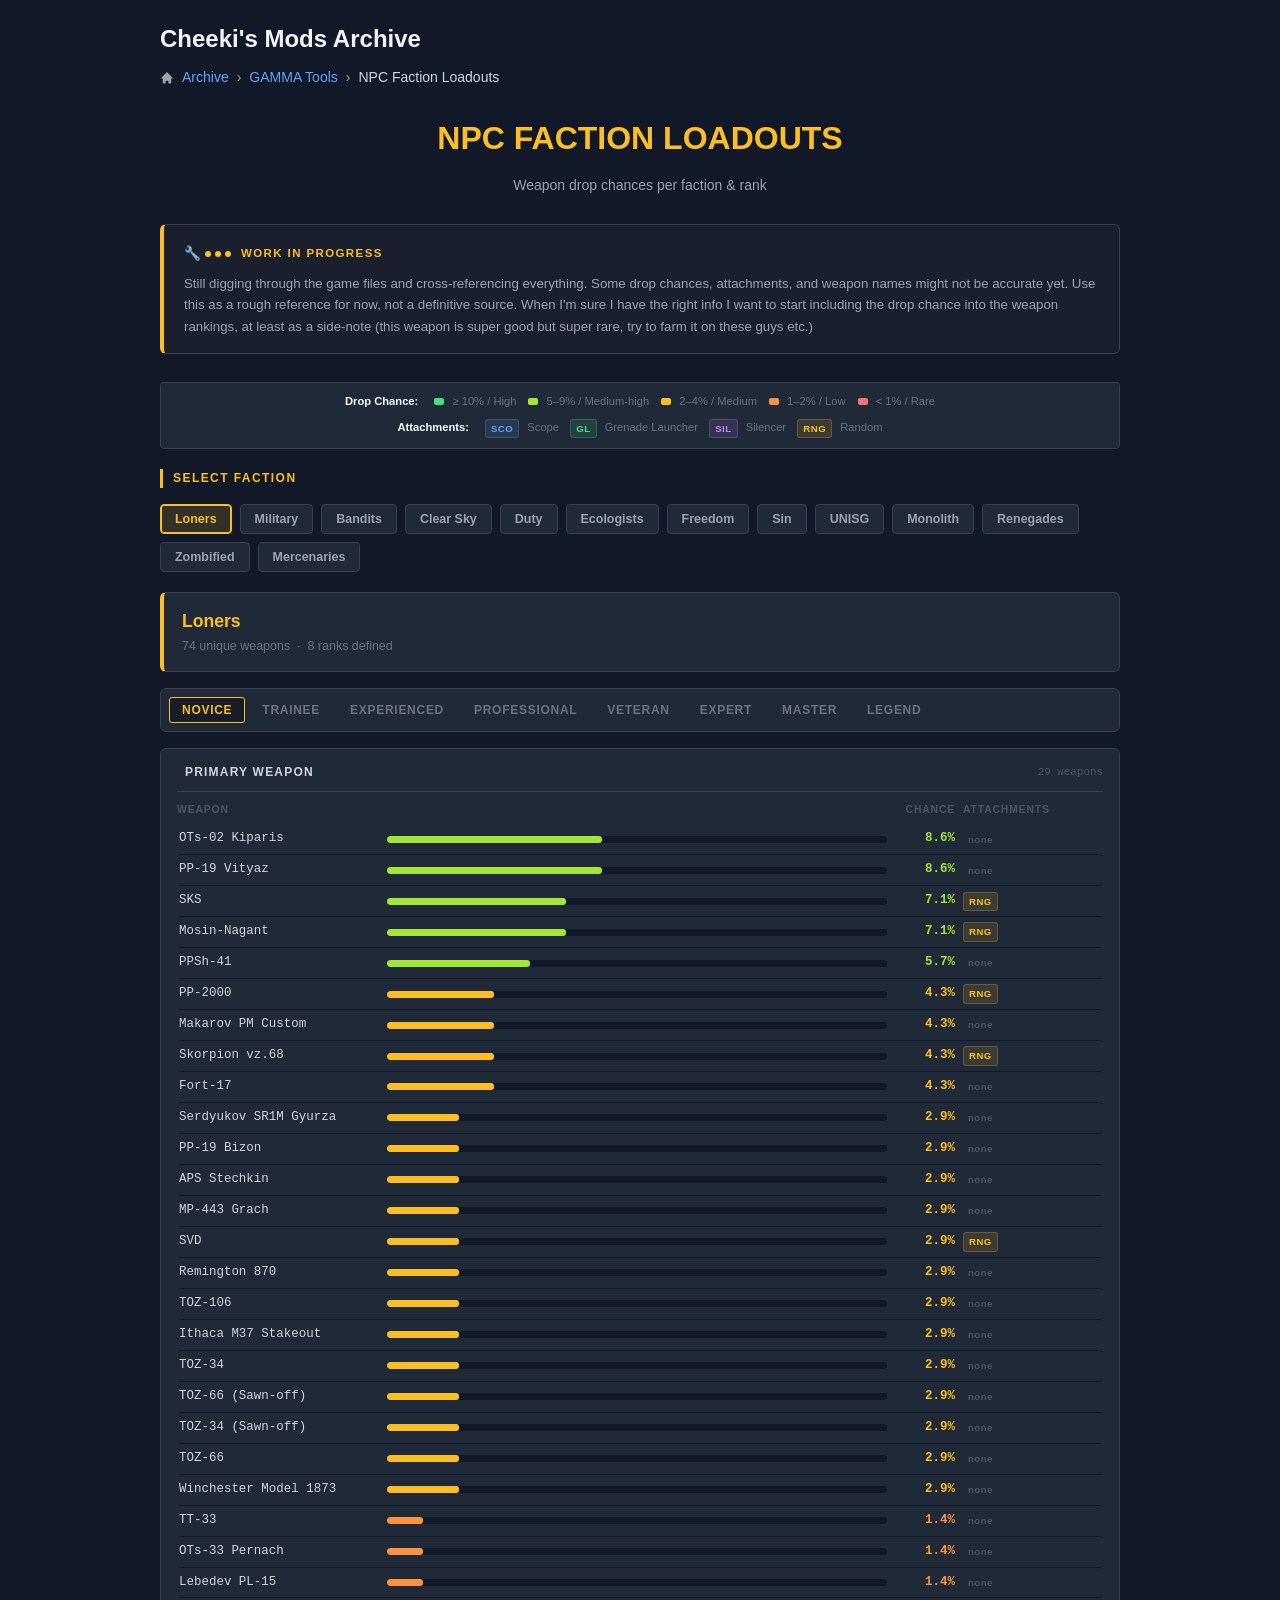
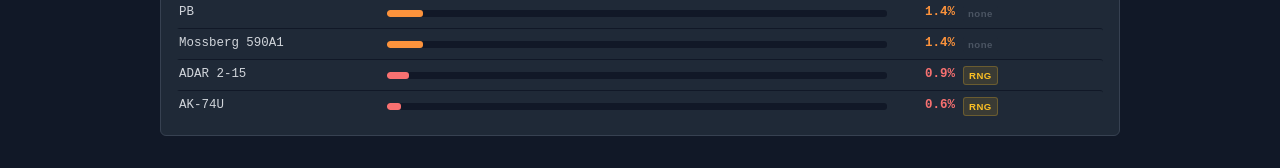
<file: GAMMA/drop_chances.html>
<!DOCTYPE html>
<html lang="en">
<head>
<meta charset="UTF-8">
<meta name="viewport" content="width=device-width, initial-scale=1.0">
<title>S.T.A.L.K.E.R. GAMMA: NPC Faction Loadouts</title>
<style>*{box-sizing:border-box;margin:0;padding:0;}body{background:#111827;color:#f3f4f6;font-family:-apple-system,BlinkMacSystemFont,'Segoe UI',Roboto,sans-serif;font-size:14px;line-height:1.6;min-height:100vh;padding:20px;}a{color:#60a5fa;text-decoration:none;}.guide-container{max-width:960px;margin:0 auto;}.page-header{display:flex;justify-content:space-between;align-items:center;margin-bottom:8px;gap:12px;flex-wrap:wrap;}.site-title{font-size:1.5rem;font-weight:bold;color:#f3f4f6;cursor:pointer;transition:color 0.3s;}.site-title:hover{color:#fbbf24;}.breadcrumb{display:flex;align-items:center;gap:8px;font-size:0.875rem;margin-bottom:24px;color:#9ca3af;}.breadcrumb-sep{color:#9ca3af;}.page-title{font-size:2rem;font-weight:bold;text-align:center;margin-bottom:10px;color:#fbbf24;}.page-subtitle{text-align:center;color:#9ca3af;margin-bottom:28px;font-size:0.875rem;}.section-title{font-size:0.75rem;font-weight:700;letter-spacing:0.12em;text-transform:uppercase;color:#fbbf24;border-left:3px solid #fbbf24;padding-left:10px;margin-bottom:16px;}.tldr-box{background:#1f2937;border:1px solid #374151;border-left:4px solid #fbbf24;border-radius:6px;padding:18px 22px;margin-bottom:28px;}.tldr-box h2{color:#fbbf24;font-size:0.875rem;font-weight:700;letter-spacing:0.05em;text-transform:uppercase;margin-bottom:10px;}.tldr-box ul{padding-left:1.25rem;list-style:disc;}.tldr-box li{color:#d1d5db;font-size:0.875rem;line-height:1.6;margin-bottom:5px;}.tldr-box li b{color:#f9fafb;}.wip-box{background:#1a1f2e;border:1px solid #374151;border-left:4px solid #fbbf24;border-radius:6px;padding:16px 20px;margin-bottom:28px;display:flex;align-items:flex-start;gap:14px;}.wip-header{display:flex;align-items:center;gap:10px;margin-bottom:8px;}.wip-label{font-size:0.72rem;font-weight:700;letter-spacing:0.12em;text-transform:uppercase;color:#fbbf24;}.wip-text{font-size:0.83rem;color:#9ca3af;line-height:1.6;}.dot-loader{display:flex;align-items:center;gap:4px;padding-top:2px;flex-shrink:0;}.dot-loader span{width:6px;height:6px;border-radius:50%;background:#fbbf24;animation:dotpulse 1.3s ease-in-out infinite;}.dot-loader span:nth-child(2){animation-delay:0.2s;}.dot-loader span:nth-child(3){animation-delay:0.4s;}@keyframes dotpulse{0%,80%,100%{opacity:0.2;transform:scale(0.85);}40%{opacity:1;transform:scale(1);}}.note-box{background:#111827;border:1px solid #374151;border-radius:4px;padding:10px 14px;font-size:0.8rem;color:#9ca3af;margin-top:8px;line-height:1.55;}.faction-nav{display:flex;flex-wrap:wrap;gap:8px;margin-bottom:20px;}.faction-btn{background:#1f2937;border:1px solid #374151;border-radius:4px;color:#9ca3af;cursor:pointer;font-size:0.78rem;font-weight:600;padding:7px 14px;transition:all 0.15s;font-family:inherit;}.faction-btn:hover{border-color:var(--fc);color:var(--fc);background:rgba(var(--frgb),0.08);}.faction-btn.active{background:rgba(var(--frgb),0.14);border-color:var(--fc);color:var(--fc);box-shadow:0 0 0 1px var(--fc) inset;}.faction-header{background:#1f2937;border:1px solid #374151;border-radius:6px;padding:14px 18px;margin-bottom:16px;display:flex;align-items:center;justify-content:space-between;}.faction-name{font-size:1.1rem;font-weight:700;margin-bottom:2px;}.faction-stats{font-size:0.78rem;color:#6b7280;}.rank-tabs{display:flex;flex-wrap:wrap;gap:4px;margin-bottom:16px;background:#1f2937;padding:8px;border-radius:6px;border:1px solid #374151;}.rank-tab{background:transparent;border:1px solid transparent;border-radius:3px;color:#6b7280;cursor:pointer;font-size:0.75rem;font-weight:600;letter-spacing:0.06em;text-transform:uppercase;padding:5px 12px;transition:all 0.15s;font-family:inherit;}.rank-tab:hover{color:var(--fc);border-color:rgba(255,255,255,0.1);}.rank-tab-active{background:rgba(0,0,0,0.3);border-color:var(--fc) !important;color:var(--fc) !important;}.rank-panel{display:none;}.rank-panel-active{display:block;}.slot-section{background:#1f2937;border:1px solid #374151;border-radius:6px;padding:14px 16px;margin-bottom:12px;}.slot-header{display:flex;align-items:center;gap:8px;margin-bottom:10px;padding-bottom:8px;border-bottom:1px solid #374151;}.slot-icon{font-size:0.9rem;}.slot-label{font-size:0.75rem;font-weight:700;letter-spacing:0.1em;text-transform:uppercase;color:#d1d5db;flex:1;}.slot-count{font-size:0.68rem;color:#4b5563;font-family:monospace;}.slot-col-labels{display:grid;grid-template-columns:200px 1fr 60px 140px;gap:8px;font-size:0.65rem;letter-spacing:0.08em;text-transform:uppercase;color:#4b5563;padding:0 0 6px 0;font-weight:600;}.wpn-row{display:grid;grid-template-columns:200px 1fr 60px 140px;align-items:center;gap:8px;padding:5px 0;border-left:2px solid transparent;transition:background 0.1s,border-color 0.1s;border-radius:0 3px 3px 0;}.wpn-row:hover{background:rgba(255,255,255,0.03);border-left-color:#374151;}.wpn-row+.wpn-row{border-top:1px solid #111827;}.wpn-name{display:flex;align-items:center;gap:5px;min-width:0;}.wpn-id{font-family:'SF Mono','Fira Code',monospace;font-size:0.78rem;color:#d1d5db;white-space:nowrap;overflow:hidden;text-overflow:ellipsis;}.wpn-bar-track{background:#111827;border-radius:3px;height:7px;overflow:hidden;}.wpn-bar-fill{height:100%;border-radius:3px;transition:width 0.3s;}.wpn-pct{font-family:monospace;font-size:0.78rem;font-weight:700;text-align:right;}.wpn-meta{display:flex;flex-wrap:wrap;gap:3px;align-items:center;}.ab{display:inline-block;padding:1px 5px;border-radius:3px;font-size:0.6rem;font-weight:700;letter-spacing:0.05em;}.ab-none{background:#1f2937;color:#4b5563;}.ab-r{background:rgba(251,191,36,0.12);color:#fbbf24;border:1px solid rgba(251,191,36,0.25);}.ab-s{background:rgba(96,165,250,0.12);color:#60a5fa;border:1px solid rgba(96,165,250,0.25);}.ab-g{background:rgba(74,222,128,0.12);color:#4ade80;border:1px solid rgba(74,222,128,0.25);}.ab-si{background:rgba(192,132,252,0.12);color:#c084fc;border:1px solid rgba(192,132,252,0.25);}.ex-tag{display:inline-block;padding:1px 5px;border-radius:3px;font-size:0.6rem;font-weight:600;background:rgba(251,191,36,0.08);color:#d97706;border:1px solid rgba(251,191,36,0.15);}.src-mod{display:inline-block;padding:1px 5px;border-radius:3px;font-size:0.58rem;font-weight:700;letter-spacing:0.05em;background:rgba(52,211,153,0.10);color:#34d399;border:1px solid rgba(52,211,153,0.25);flex-shrink:0;}.legend-strip{display:flex;flex-direction:column;align-items:center;gap:8px;padding:10px 14px;background:#1f2937;border:1px solid #374151;border-radius:4px;margin-bottom:20px;}.legend-row{display:flex;flex-wrap:wrap;justify-content:center;align-items:center;gap:12px;}.legend-item{display:flex;align-items:center;gap:5px;font-size:0.7rem;color:#6b7280;}.legend-dot{width:10px;height:7px;border-radius:2px;flex-shrink:0;}.section-divider{border:none;border-top:1px solid #374151;margin:28px 0;}@media (max-width:768px){.page-title{font-size:1.5rem;}.slot-col-labels,.wpn-row{grid-template-columns:140px 1fr 52px 100px;}.faction-btn{font-size:0.72rem;padding:5px 10px;}}@media (max-width:560px){.slot-col-labels{display:none;}.wpn-row{grid-template-columns:1fr 80px 52px;}.wpn-meta{display:none;}}</style>
</head>
<body>
<div class="guide-container">

  <div class="page-header">
    <span class="site-title">Cheeki's Mods Archive</span>
  </div>

  <nav class="breadcrumb">
    <svg fill="currentColor" viewBox="0 0 20 20" width="14" height="14" style="flex-shrink:0;color:#9ca3af;">
      <path d="M10.707 2.293a1 1 0 00-1.414 0l-7 7a1 1 0 001.414 1.414L4 10.414V17a1 1 0 001 1h2a1 1 0 001-1v-2a1 1 0 011-1h2a1 1 0 011 1v2a1 1 0 001 1h2a1 1 0 001-1v-6.586l.293.293a1 1 0 001.414-1.414l-7-7z"/>
    </svg>
    <a href="https://cheeki.zone" style="color:#60a5fa;">Archive</a>
    <span class="breadcrumb-sep">›</span>
    <a href="../index.html" style="color:#60a5fa;">GAMMA Tools</a>
    <span class="breadcrumb-sep">›</span>
    <span style="color:#d1d5db;">NPC Faction Loadouts</span>
  </nav>

  <h1 class="page-title">NPC FACTION LOADOUTS</h1>
  <p class="page-subtitle">Weapon drop chances per faction &amp; rank</p>

  <div class="wip-box">
    <div>
      <div class="wip-header">
        <div class="dot-loader"><span style="font-size:0.85rem;width:auto;height:auto;background:none;animation:none;opacity:1;transform:none;">🔧</span><span></span><span></span><span></span></div>
        <span class="wip-label">Work in Progress</span>
      </div>
      <p class="wip-text">Still digging through the game files and cross-referencing everything. Some drop chances, attachments, and weapon names might not be accurate yet. Use this as a rough reference for now, not a definitive source. When I'm sure I have the right info I want to start including the drop chance into the weapon rankings, at least as a side-note (this weapon is super good but super rare, try to farm it on these guys etc.)</p>
    </div>
  </div>

  <div class="legend-strip">
    <div class="legend-row">
      <div class="legend-item" style="color:#f9fafb; font-weight:700; margin-right:4px;">Drop Chance:</div>
      <div class="legend-item"><div class="legend-dot" style="background:#4ade80;"></div>&nbsp;≥ 10% / High</div>
      <div class="legend-item"><div class="legend-dot" style="background:#a3e635;"></div>&nbsp;5–9% / Medium-high</div>
      <div class="legend-item"><div class="legend-dot" style="background:#fbbf24;"></div>&nbsp;2–4% / Medium</div>
      <div class="legend-item"><div class="legend-dot" style="background:#fb923c;"></div>&nbsp;1–2% / Low</div>
      <div class="legend-item"><div class="legend-dot" style="background:#f87171;"></div>&nbsp;&lt; 1% / Rare</div>
    </div>
    <div class="legend-row">
      <div class="legend-item" style="color:#f9fafb; font-weight:700; margin-right:4px;">Attachments:</div>
      <div class="legend-item"><span class="ab ab-s">SCO</span>&nbsp;Scope &nbsp; <span class="ab ab-g">GL</span>&nbsp;Grenade Launcher &nbsp; <span class="ab ab-si">SIL</span>&nbsp;Silencer &nbsp; <span class="ab ab-r">RNG</span>&nbsp;Random</div>
    </div>
  </div>

  <div class="section-title">Select Faction</div>
<div id="faction-nav" class="faction-nav"></div>
<div id="faction-panels"></div>
</div>
<script>
const D={"factions":[{"slug":"stalker","label":"Loners","fc":"#fbbf24","frgb":"251,191,36"},{"slug":"army","label":"Military","fc":"#16a34a","frgb":"22,163,74"},{"slug":"bandit","label":"Bandits","fc":"#94a3b8","frgb":"148,163,184"},{"slug":"csky","label":"Clear Sky","fc":"#38bdf8","frgb":"56,189,248"},{"slug":"dolg","label":"Duty","fc":"#f87171","frgb":"248,113,113"},{"slug":"ecolog","label":"Ecologists","fc":"#34d399","frgb":"52,211,153"},{"slug":"freedom","label":"Freedom","fc":"#4ade80","frgb":"74,222,128"},{"slug":"greh","label":"Sin","fc":"#b91c1c","frgb":"185,28,28"},{"slug":"isg","label":"UNISG","fc":"#22d3ee","frgb":"34,211,238"},{"slug":"monolith","label":"Monolith","fc":"#818cf8","frgb":"129,140,248"},{"slug":"renegade","label":"Renegades","fc":"#f59e0b","frgb":"245,158,11"},{"slug":"zombied","label":"Zombified","fc":"#94a3b8","frgb":"148,163,184"},{"slug":"killer","label":"Mercenaries","fc":"#3b82f6","frgb":"59,130,246"}],"data":{"stalker":{"name":"Loners","stats":"74 unique weapons &nbsp;·&nbsp; 8 ranks defined","ranks":[{"id":"stalker-novice","label":"Novice"},{"id":"stalker-trainee","label":"Trainee"},{"id":"stalker-experienced","label":"Experienced"},{"id":"stalker-professional","label":"Professional"},{"id":"stalker-veteran","label":"Veteran"},{"id":"stalker-expert","label":"Expert"},{"id":"stalker-master","label":"Master"},{"id":"stalker-legend","label":"Legend"}],"panels":{"stalker-novice":[{"icon":"","label":"Primary Weapon","weapons":[{"n":"OTs-02 Kiparis","bw":"42.9%","bc":1,"p":"8.6%","m":1},{"n":"PP-19 Vityaz","bw":"42.9%","bc":1,"p":"8.6%","m":1},{"n":"SKS","bw":"35.7%","bc":1,"p":"7.1%","m":0},{"n":"Mosin-Nagant","bw":"35.7%","bc":1,"p":"7.1%","m":0},{"n":"PPSh-41","bw":"28.6%","bc":1,"p":"5.7%","m":1},{"n":"PP-2000","bw":"21.4%","bc":2,"p":"4.3%","m":0},{"n":"Makarov PM Custom","bw":"21.4%","bc":2,"p":"4.3%","m":1},{"n":"Skorpion vz.68","bw":"21.4%","bc":2,"p":"4.3%","m":0},{"n":"Fort-17","bw":"21.4%","bc":2,"p":"4.3%","m":1},{"n":"Serdyukov SR1M Gyurza","bw":"14.3%","bc":2,"p":"2.9%","m":1},{"n":"PP-19 Bizon","bw":"14.3%","bc":2,"p":"2.9%","m":1},{"n":"APS Stechkin","bw":"14.3%","bc":2,"p":"2.9%","m":1},{"n":"MP-443 Grach","bw":"14.3%","bc":2,"p":"2.9%","m":1},{"n":"SVD","bw":"14.3%","bc":2,"p":"2.9%","m":0},{"n":"Remington 870","bw":"14.3%","bc":2,"p":"2.9%","m":1},{"n":"TOZ-106","bw":"14.3%","bc":2,"p":"2.9%","m":1},{"n":"Ithaca M37 Stakeout","bw":"14.3%","bc":2,"p":"2.9%","m":1},{"n":"TOZ-34","bw":"14.3%","bc":2,"p":"2.9%","m":1},{"n":"TOZ-66 (Sawn-off)","bw":"14.3%","bc":2,"p":"2.9%","m":1},{"n":"TOZ-34 (Sawn-off)","bw":"14.3%","bc":2,"p":"2.9%","m":1},{"n":"TOZ-66","bw":"14.3%","bc":2,"p":"2.9%","m":1},{"n":"Winchester Model 1873","bw":"14.3%","bc":2,"p":"2.9%","m":1},{"n":"TT-33","bw":"7.1%","bc":3,"p":"1.4%","m":1},{"n":"OTs-33 Pernach","bw":"7.1%","bc":3,"p":"1.4%","m":1},{"n":"Lebedev PL-15","bw":"7.1%","bc":3,"p":"1.4%","m":1},{"n":"PB","bw":"7.1%","bc":3,"p":"1.4%","m":1},{"n":"Mossberg 590A1","bw":"7.1%","bc":3,"p":"1.4%","m":1},{"n":"ADAR 2-15","bw":"4.3%","bc":4,"p":"0.9%","m":0},{"n":"AK-74U","bw":"2.8%","bc":4,"p":"0.6%","m":0}]}],"stalker-trainee":[{"icon":"","label":"Primary Weapon","weapons":[{"n":"OTs-02 Kiparis","bw":"42.9%","bc":1,"p":"8.6%","m":1},{"n":"PP-19 Vityaz","bw":"42.9%","bc":1,"p":"8.6%","m":1},{"n":"SKS","bw":"35.7%","bc":1,"p":"7.1%","m":0},{"n":"Mosin-Nagant","bw":"35.7%","bc":1,"p":"7.1%","m":0},{"n":"PPSh-41","bw":"28.6%","bc":1,"p":"5.7%","m":1},{"n":"PP-2000","bw":"21.4%","bc":2,"p":"4.3%","m":0},{"n":"Makarov PM Custom","bw":"21.4%","bc":2,"p":"4.3%","m":1},{"n":"Skorpion vz.68","bw":"21.4%","bc":2,"p":"4.3%","m":0},{"n":"Fort-17","bw":"21.4%","bc":2,"p":"4.3%","m":1},{"n":"Serdyukov SR1M Gyurza","bw":"14.3%","bc":2,"p":"2.9%","m":1},{"n":"PP-19 Bizon","bw":"14.3%","bc":2,"p":"2.9%","m":1},{"n":"APS Stechkin","bw":"14.3%","bc":2,"p":"2.9%","m":1},{"n":"MP-443 Grach","bw":"14.3%","bc":2,"p":"2.9%","m":1},{"n":"SVD","bw":"14.3%","bc":2,"p":"2.9%","m":0},{"n":"Remington 870","bw":"14.3%","bc":2,"p":"2.9%","m":1},{"n":"TOZ-106","bw":"14.3%","bc":2,"p":"2.9%","m":1},{"n":"Ithaca M37 Stakeout","bw":"14.3%","bc":2,"p":"2.9%","m":1},{"n":"TOZ-34","bw":"14.3%","bc":2,"p":"2.9%","m":1},{"n":"TOZ-66 (Sawn-off)","bw":"14.3%","bc":2,"p":"2.9%","m":1},{"n":"TOZ-34 (Sawn-off)","bw":"14.3%","bc":2,"p":"2.9%","m":1},{"n":"TOZ-66","bw":"14.3%","bc":2,"p":"2.9%","m":1},{"n":"Winchester Model 1873","bw":"14.3%","bc":2,"p":"2.9%","m":1},{"n":"TT-33","bw":"7.1%","bc":3,"p":"1.4%","m":1},{"n":"OTs-33 Pernach","bw":"7.1%","bc":3,"p":"1.4%","m":1},{"n":"Lebedev PL-15","bw":"7.1%","bc":3,"p":"1.4%","m":1},{"n":"PB","bw":"7.1%","bc":3,"p":"1.4%","m":1},{"n":"Mossberg 590A1","bw":"7.1%","bc":3,"p":"1.4%","m":1},{"n":"ADAR 2-15","bw":"4.3%","bc":4,"p":"0.9%","m":0},{"n":"AK-74U","bw":"2.8%","bc":4,"p":"0.6%","m":0}]}],"stalker-experienced":[{"icon":"","label":"Primary Weapon","weapons":[{"n":"OTs-02 Kiparis","bw":"43.2%","bc":1,"p":"8.7%","m":1},{"n":"PP-19 Vityaz","bw":"43.2%","bc":1,"p":"8.7%","m":1},{"n":"SVD","bw":"36.0%","bc":1,"p":"7.2%","m":0},{"n":"SKS","bw":"36.0%","bc":1,"p":"7.2%","m":0},{"n":"AK-74M","bw":"36.0%","bc":1,"p":"7.2%","m":0},{"n":"AK-74U","bw":"36.0%","bc":1,"p":"7.2%","m":0},{"n":"AK-74","bw":"36.0%","bc":1,"p":"7.2%","m":0},{"n":"PP-2000","bw":"28.8%","bc":1,"p":"5.8%","m":0},{"n":"PPSh-41","bw":"21.6%","bc":2,"p":"4.3%","m":1},{"n":"Remington 870","bw":"21.6%","bc":2,"p":"4.3%","m":1},{"n":"PP-19 Bizon","bw":"14.4%","bc":2,"p":"2.9%","m":1},{"n":"Mossberg 590A1","bw":"14.4%","bc":2,"p":"2.9%","m":1},{"n":"ADAR 2-15","bw":"14.4%","bc":2,"p":"2.9%","m":0},{"n":"Winchester Model 1873","bw":"14.4%","bc":2,"p":"2.9%","m":1},{"n":"Mosin-Nagant","bw":"14.4%","bc":2,"p":"2.9%","m":0},{"n":"OTs-03 SVU","bw":"14.4%","bc":2,"p":"2.9%","m":0},{"n":"TOZ-34 (Sawn-off)","bw":"7.2%","bc":3,"p":"1.4%","m":1},{"n":"TOZ-66 (Sawn-off)","bw":"7.2%","bc":3,"p":"1.4%","m":1},{"n":"TOZ-66","bw":"7.2%","bc":3,"p":"1.4%","m":1},{"n":"TOZ-34","bw":"7.2%","bc":3,"p":"1.4%","m":1},{"n":"Ithaca M37 Stakeout","bw":"7.2%","bc":3,"p":"1.4%","m":1},{"n":"TOZ-106","bw":"7.2%","bc":3,"p":"1.4%","m":1},{"n":"VSS Vintorez","bw":"7.2%","bc":3,"p":"1.4%","m":0},{"n":"RPK","bw":"7.2%","bc":3,"p":"1.4%","m":0},{"n":"AK-105","bw":"7.2%","bc":3,"p":"1.4%","m":0},{"n":"AK-74M \"Venom\"","bw":"4.3%","bc":4,"p":"0.9%","m":0},{"n":"AKS-74U \"Tactician\"","bw":"4.3%","bc":4,"p":"0.9%","m":0},{"n":"TOZ-34 \"Chimera Hunter\"","bw":"1.4%","bc":4,"p":"0.3%","m":1}]},{"icon":"","label":"Sidearm","weapons":[{"n":"Serdyukov SR1M Gyurza","bw":"100%","bc":0,"p":"21.8%","m":0},{"n":"Fort-17","bw":"90.9%","bc":0,"p":"18.2%","m":1},{"n":"Makarov PM Custom","bw":"72.8%","bc":0,"p":"14.6%","m":1},{"n":"MP-443 Grach","bw":"54.5%","bc":0,"p":"10.9%","m":1},{"n":"Lebedev PL-15","bw":"45.5%","bc":1,"p":"9.1%","m":0},{"n":"PB","bw":"36.3%","bc":1,"p":"7.3%","m":1},{"n":"TT-33","bw":"36.3%","bc":1,"p":"7.3%","m":1},{"n":"APS Stechkin","bw":"18.2%","bc":2,"p":"3.6%","m":1},{"n":"OTs-33 Pernach","bw":"18.2%","bc":2,"p":"3.6%","m":0},{"n":"MP-412 Rex","bw":"18.2%","bc":2,"p":"3.6%","m":0}]},{"icon":"","label":"Extra / Grenades","weapons":[{"n":"bolt","bw":"100%","bc":0,"p":"90.9%","m":1},{"n":"F1 Grenade","bw":"22.8%","bc":2,"p":"4.5%","m":1},{"n":"RGD-5 Grenade","bw":"22.8%","bc":2,"p":"4.5%","m":1}]}],"stalker-professional":[{"icon":"","label":"Primary Weapon","weapons":[{"n":"AK-74M","bw":"50.7%","bc":0,"p":"10.1%","m":0},{"n":"AK-74","bw":"50.7%","bc":0,"p":"10.1%","m":0},{"n":"AK-74U","bw":"50.7%","bc":0,"p":"10.1%","m":0},{"n":"PP-2000","bw":"36.2%","bc":1,"p":"7.2%","m":0},{"n":"SVD","bw":"36.2%","bc":1,"p":"7.2%","m":0},{"n":"Mossberg 590A1","bw":"21.8%","bc":2,"p":"4.3%","m":1},{"n":"Remington 870","bw":"21.8%","bc":2,"p":"4.3%","m":1},{"n":"OTs-03 SVU","bw":"21.8%","bc":2,"p":"4.3%","m":0},{"n":"RPK","bw":"21.8%","bc":2,"p":"4.3%","m":0},{"n":"AK-105","bw":"14.5%","bc":2,"p":"2.9%","m":0},{"n":"OTs-02 Kiparis","bw":"14.5%","bc":2,"p":"2.9%","m":1},{"n":"PP-19 Vityaz","bw":"14.5%","bc":2,"p":"2.9%","m":1},{"n":"PP-19 Bizon","bw":"14.5%","bc":2,"p":"2.9%","m":1},{"n":"ADAR 2-15","bw":"14.5%","bc":2,"p":"2.9%","m":0},{"n":"Winchester Model 1873","bw":"14.5%","bc":2,"p":"2.9%","m":1},{"n":"Saiga-12 \"Nerd\"","bw":"14.5%","bc":2,"p":"2.9%","m":0},{"n":"AKS-74U \"Tactician\"","bw":"14.5%","bc":2,"p":"2.9%","m":0},{"n":"AK-74M \"Venom\"","bw":"14.5%","bc":2,"p":"2.9%","m":0},{"n":"Mosin-Nagant","bw":"14.5%","bc":2,"p":"2.9%","m":0},{"n":"VSS Vintorez","bw":"14.5%","bc":2,"p":"2.9%","m":0},{"n":"Ithaca M37 Stakeout","bw":"7.2%","bc":3,"p":"1.4%","m":1},{"n":"TOZ-106","bw":"7.2%","bc":3,"p":"1.4%","m":1},{"n":"Saiga-12 \"Merc\"","bw":"7.2%","bc":3,"p":"1.4%","m":0},{"n":"TOZ-34 \"Chimera Hunter\"","bw":"7.2%","bc":3,"p":"1.4%","m":1}]},{"icon":"","label":"Sidearm","weapons":[{"n":"Serdyukov SR1M Gyurza","bw":"100%","bc":0,"p":"21.8%","m":0},{"n":"Fort-17","bw":"90.9%","bc":0,"p":"18.2%","m":1},{"n":"Makarov PM Custom","bw":"72.8%","bc":0,"p":"14.6%","m":1},{"n":"MP-443 Grach","bw":"54.5%","bc":0,"p":"10.9%","m":1},{"n":"Lebedev PL-15","bw":"45.5%","bc":1,"p":"9.1%","m":0},{"n":"PB","bw":"36.3%","bc":1,"p":"7.3%","m":1},{"n":"TT-33","bw":"36.3%","bc":1,"p":"7.3%","m":1},{"n":"APS Stechkin","bw":"18.2%","bc":2,"p":"3.6%","m":1},{"n":"OTs-33 Pernach","bw":"18.2%","bc":2,"p":"3.6%","m":0},{"n":"MP-412 Rex","bw":"18.2%","bc":2,"p":"3.6%","m":0}]},{"icon":"","label":"Extra / Grenades","weapons":[{"n":"bolt","bw":"100%","bc":0,"p":"90.9%","m":1},{"n":"F1 Grenade","bw":"22.8%","bc":2,"p":"4.5%","m":1},{"n":"RGD-5 Grenade","bw":"22.8%","bc":2,"p":"4.5%","m":1}]}],"stalker-veteran":[{"icon":"","label":"Primary Weapon","weapons":[{"n":"AK-74","bw":"46.1%","bc":1,"p":"9.2%","m":0},{"n":"AK-74M","bw":"46.1%","bc":1,"p":"9.2%","m":0},{"n":"AK-74U","bw":"46.1%","bc":1,"p":"9.2%","m":0},{"n":"OTs-02 Kiparis","bw":"39.4%","bc":1,"p":"7.9%","m":1},{"n":"PP-19 Vityaz","bw":"39.4%","bc":1,"p":"7.9%","m":1},{"n":"SVD","bw":"32.9%","bc":1,"p":"6.6%","m":0},{"n":"RPK","bw":"19.8%","bc":2,"p":"4.0%","m":0},{"n":"OTs-03 SVU","bw":"19.8%","bc":2,"p":"4.0%","m":0},{"n":"PP-19 Bizon","bw":"13.1%","bc":2,"p":"2.6%","m":1},{"n":"Mossberg 590A1","bw":"13.1%","bc":2,"p":"2.6%","m":1},{"n":"VSS Vintorez","bw":"13.1%","bc":2,"p":"2.6%","m":0},{"n":"AK-105","bw":"13.1%","bc":2,"p":"2.6%","m":0},{"n":"SKS","bw":"13.1%","bc":2,"p":"2.6%","m":0},{"n":"Mosin-Nagant","bw":"13.1%","bc":2,"p":"2.6%","m":0},{"n":"Saiga-12 \"Nerd\"","bw":"13.1%","bc":2,"p":"2.6%","m":0},{"n":"Remington 870","bw":"13.1%","bc":2,"p":"2.6%","m":1},{"n":"ADAR 2-15","bw":"13.1%","bc":2,"p":"2.6%","m":0},{"n":"Winchester Model 1873","bw":"13.1%","bc":2,"p":"2.6%","m":1},{"n":"Brugger & Thomet MP9","mod":1,"bw":"13.1%","bc":2,"p":"2.6%","m":0},{"n":"SR-2M Veresk","bw":"13.1%","bc":2,"p":"2.6%","m":0},{"n":"AK-74M \"Venom\"","bw":"13.1%","bc":2,"p":"2.6%","m":0},{"n":"AKS-74U \"Tactician\"","bw":"13.1%","bc":2,"p":"2.6%","m":0},{"n":"Saiga-12 \"Merc\"","bw":"6.6%","bc":3,"p":"1.3%","m":0},{"n":"PPSh-41","bw":"6.6%","bc":3,"p":"1.3%","m":1},{"n":"KS-23","bw":"6.6%","bc":3,"p":"1.3%","m":0},{"n":"TOZ-34 \"Chimera Hunter\"","bw":"6.6%","bc":3,"p":"1.3%","m":1}]},{"icon":"","label":"Sidearm","weapons":[{"n":"Serdyukov SR1M Gyurza","bw":"100%","bc":0,"p":"21.8%","m":0},{"n":"Fort-17","bw":"90.9%","bc":0,"p":"18.2%","m":1},{"n":"Makarov PM Custom","bw":"72.8%","bc":0,"p":"14.6%","m":1},{"n":"MP-443 Grach","bw":"54.5%","bc":0,"p":"10.9%","m":1},{"n":"Lebedev PL-15","bw":"45.5%","bc":1,"p":"9.1%","m":0},{"n":"PB","bw":"36.3%","bc":1,"p":"7.3%","m":1},{"n":"TT-33","bw":"36.3%","bc":1,"p":"7.3%","m":1},{"n":"APS Stechkin","bw":"18.2%","bc":2,"p":"3.6%","m":1},{"n":"OTs-33 Pernach","bw":"18.2%","bc":2,"p":"3.6%","m":0},{"n":"MP-412 Rex","bw":"18.2%","bc":2,"p":"3.6%","m":0}]},{"icon":"","label":"Extra / Grenades","weapons":[{"n":"bolt","bw":"100%","bc":0,"p":"90.9%","m":1},{"n":"F1 Grenade","bw":"22.8%","bc":2,"p":"4.5%","m":1},{"n":"RGD-5 Grenade","bw":"22.8%","bc":2,"p":"4.5%","m":1}]}],"stalker-expert":[{"icon":"","label":"Primary Weapon","weapons":[{"n":"AK-74U","bw":"35.0%","bc":1,"p":"7.0%","m":0},{"n":"AK-74","bw":"35.0%","bc":1,"p":"7.0%","m":0},{"n":"AK-74M","bw":"35.0%","bc":1,"p":"7.0%","m":0},{"n":"PP-19 Vityaz","bw":"30.0%","bc":1,"p":"6.0%","m":1},{"n":"OTs-02 Kiparis","bw":"30.0%","bc":1,"p":"6.0%","m":1},{"n":"SVD","bw":"25.0%","bc":1,"p":"5.0%","m":0},{"n":"AKMS","bw":"25.0%","bc":1,"p":"5.0%","m":0},{"n":"9A-91","bw":"25.0%","bc":1,"p":"5.0%","m":0},{"n":"AEK-971","bw":"20.0%","bc":2,"p":"4.0%","m":0},{"n":"AS Val","bw":"20.0%","bc":2,"p":"4.0%","m":0},{"n":"AN-94","bw":"20.0%","bc":2,"p":"4.0%","m":0},{"n":"RPD","bw":"20.0%","bc":2,"p":"4.0%","m":0},{"n":"RPK","bw":"15.0%","bc":2,"p":"3.0%","m":0},{"n":"OTs-03 SVU","bw":"15.0%","bc":2,"p":"3.0%","m":0},{"n":"AK-103","bw":"15.0%","bc":2,"p":"3.0%","m":0},{"n":"AKS-74U \"Tactician\"","bw":"10.0%","bc":2,"p":"2.0%","m":0},{"n":"ADAR 2-15","bw":"10.0%","bc":2,"p":"2.0%","m":0},{"n":"AK-104 \"Alpha\"","bw":"10.0%","bc":2,"p":"2.0%","m":0},{"n":"Winchester Model 1873","bw":"10.0%","bc":2,"p":"2.0%","m":1},{"n":"Saiga-12 \"Nerd\"","bw":"10.0%","bc":2,"p":"2.0%","m":0},{"n":"PP-19 Bizon","bw":"10.0%","bc":2,"p":"2.0%","m":1},{"n":"Mosin-Nagant","bw":"10.0%","bc":2,"p":"2.0%","m":0},{"n":"VSS Vintorez","bw":"10.0%","bc":2,"p":"2.0%","m":0},{"n":"AK-105","bw":"10.0%","bc":2,"p":"2.0%","m":0},{"n":"SR-2M Veresk","bw":"10.0%","bc":2,"p":"2.0%","m":0},{"n":"AK-74M \"Venom\"","bw":"10.0%","bc":2,"p":"2.0%","m":0},{"n":"Saiga-12 \"Merc\"","bw":"5.0%","bc":3,"p":"1.0%","m":0},{"n":"RPK-16 LMG","bw":"5.0%","bc":3,"p":"1.0%","m":0},{"n":"AK-12","bw":"5.0%","bc":3,"p":"1.0%","m":0},{"n":"TOZ-34 \"Chimera Hunter\"","bw":"5.0%","bc":3,"p":"1.0%","m":1},{"n":"KS-23","bw":"5.0%","bc":3,"p":"1.0%","m":0}]},{"icon":"","label":"Sidearm","weapons":[{"n":"Serdyukov SR1M Gyurza","bw":"100%","bc":0,"p":"21.8%","m":0},{"n":"Fort-17","bw":"90.9%","bc":0,"p":"18.2%","m":1},{"n":"Makarov PM Custom","bw":"72.8%","bc":0,"p":"14.6%","m":1},{"n":"MP-443 Grach","bw":"54.5%","bc":0,"p":"10.9%","m":1},{"n":"Lebedev PL-15","bw":"45.5%","bc":1,"p":"9.1%","m":0},{"n":"PB","bw":"36.3%","bc":1,"p":"7.3%","m":1},{"n":"TT-33","bw":"36.3%","bc":1,"p":"7.3%","m":1},{"n":"APS Stechkin","bw":"18.2%","bc":2,"p":"3.6%","m":1},{"n":"OTs-33 Pernach","bw":"18.2%","bc":2,"p":"3.6%","m":0},{"n":"MP-412 Rex","bw":"18.2%","bc":2,"p":"3.6%","m":0}]},{"icon":"","label":"Extra / Grenades","weapons":[{"n":"bolt","bw":"100%","bc":0,"p":"90.9%","m":1},{"n":"F1 Grenade","bw":"22.8%","bc":2,"p":"4.5%","m":1},{"n":"RGD-5 Grenade","bw":"22.8%","bc":2,"p":"4.5%","m":1}]}],"stalker-master":[{"icon":"","label":"Primary Weapon","weapons":[{"n":"SVDS","bw":"31.6%","bc":1,"p":"6.3%","m":0},{"n":"UMP45","bw":"22.6%","bc":2,"p":"4.5%","m":0},{"n":"AKMS","bw":"22.6%","bc":2,"p":"4.5%","m":0},{"n":"RPK-16 LMG","bw":"22.6%","bc":2,"p":"4.5%","m":0},{"n":"AK-12","bw":"22.6%","bc":2,"p":"4.5%","m":0},{"n":"VSSK Vykhlop","bw":"18.1%","bc":2,"p":"3.6%","m":1},{"n":"ShAK-12","bw":"18.1%","bc":2,"p":"3.6%","m":0},{"n":"AEK-971","bw":"18.1%","bc":2,"p":"3.6%","m":0},{"n":"TOZ-34 \"Chimera Hunter\"","bw":"18.1%","bc":2,"p":"3.6%","m":1},{"n":"AN-94","bw":"18.1%","bc":2,"p":"3.6%","m":0},{"n":"SR-3M Vikhr","bw":"18.1%","bc":2,"p":"3.6%","m":0},{"n":"RPD","bw":"18.1%","bc":2,"p":"3.6%","m":0},{"n":"KS-23","bw":"13.6%","bc":2,"p":"2.7%","m":0},{"n":"9A-91","bw":"13.6%","bc":2,"p":"2.7%","m":0},{"n":"DVL-10 M1 Saboteur","bw":"13.6%","bc":2,"p":"2.7%","m":0},{"n":"Remington 700 \"Deer Hunter\"","bw":"13.6%","bc":2,"p":"2.7%","m":0},{"n":"RPK","bw":"13.6%","bc":2,"p":"2.7%","m":0},{"n":"AKS-74U \"Tactician\"","bw":"13.6%","bc":2,"p":"2.7%","m":0},{"n":"OTs-03 SVU","bw":"13.6%","bc":2,"p":"2.7%","m":0},{"n":"AK-103","bw":"13.6%","bc":2,"p":"2.7%","m":0},{"n":"AK-74M \"Venom\"","bw":"9.1%","bc":3,"p":"1.8%","m":0},{"n":"AK-105","bw":"9.1%","bc":3,"p":"1.8%","m":0},{"n":"AK-74M","bw":"9.1%","bc":3,"p":"1.8%","m":0},{"n":"Saiga-12 \"Nerd\"","bw":"9.1%","bc":3,"p":"1.8%","m":0},{"n":"KRISS Vector","mod":1,"bw":"9.1%","bc":3,"p":"1.8%","m":0},{"n":"AS Val","bw":"9.1%","bc":3,"p":"1.8%","m":0},{"n":"VSS Vintorez","bw":"9.1%","bc":3,"p":"1.8%","m":0},{"n":"AK-74","bw":"9.1%","bc":3,"p":"1.8%","m":0},{"n":"AK-104 \"Alpha\"","bw":"9.1%","bc":3,"p":"1.8%","m":0},{"n":"AK Alfa","bw":"9.1%","bc":3,"p":"1.8%","m":0},{"n":"SVD","bw":"9.1%","bc":3,"p":"1.8%","m":0},{"n":"ADAR 2-15","bw":"9.1%","bc":3,"p":"1.8%","m":0},{"n":"SVDS \"Retribution\"","bw":"4.5%","bc":4,"p":"0.9%","m":0},{"n":"Saiga-12 \"Merc\"","bw":"4.5%","bc":4,"p":"0.9%","m":0},{"n":"RAPTR","bw":"4.5%","bc":4,"p":"0.9%","m":0},{"n":"CMMG MK47 Mutant","bw":"4.5%","bc":4,"p":"0.9%","m":0},{"n":"PKP Pecheneg","bw":"4.5%","bc":4,"p":"0.9%","m":0},{"n":"AMB-17","bw":"4.5%","bc":4,"p":"0.9%","m":0},{"n":"PKM \"Zenit\"","bw":"4.5%","bc":4,"p":"0.9%","m":0},{"n":"KSG-23","bw":"2.7%","bc":4,"p":"0.5%","m":0}]},{"icon":"","label":"Sidearm","weapons":[{"n":"Serdyukov SR1M Gyurza","bw":"100%","bc":0,"p":"21.6%","m":0},{"n":"Fort-17","bw":"89.9%","bc":0,"p":"18.0%","m":1},{"n":"Makarov PM Custom","bw":"72.0%","bc":0,"p":"14.4%","m":1},{"n":"MP-443 Grach","bw":"53.9%","bc":0,"p":"10.8%","m":1},{"n":"Lebedev PL-15","bw":"45.0%","bc":1,"p":"9.0%","m":0},{"n":"TT-33","bw":"36.0%","bc":1,"p":"7.2%","m":1},{"n":"PB","bw":"36.0%","bc":1,"p":"7.2%","m":1},{"n":"OTs-33 Pernach","bw":"18.0%","bc":2,"p":"3.6%","m":0},{"n":"APS Stechkin","bw":"18.0%","bc":2,"p":"3.6%","m":1},{"n":"MP-412 Rex","bw":"18.0%","bc":2,"p":"3.6%","m":0},{"n":"RSH-12 Revolver","bw":"5.4%","bc":3,"p":"1.1%","m":0}]},{"icon":"","label":"Extra / Grenades","weapons":[{"n":"bolt","bw":"100%","bc":0,"p":"90.9%","m":1},{"n":"F1 Grenade","bw":"22.8%","bc":2,"p":"4.5%","m":1},{"n":"RGD-5 Grenade","bw":"22.8%","bc":2,"p":"4.5%","m":1}]}],"stalker-legend":[{"icon":"","label":"Primary Weapon","weapons":[{"n":"SVDS","bw":"31.6%","bc":1,"p":"6.3%","m":0},{"n":"UMP45","bw":"22.6%","bc":2,"p":"4.5%","m":0},{"n":"AKMS","bw":"22.6%","bc":2,"p":"4.5%","m":0},{"n":"RPK-16 LMG","bw":"22.6%","bc":2,"p":"4.5%","m":0},{"n":"AK-12","bw":"22.6%","bc":2,"p":"4.5%","m":0},{"n":"VSSK Vykhlop","bw":"18.1%","bc":2,"p":"3.6%","m":1},{"n":"ShAK-12","bw":"18.1%","bc":2,"p":"3.6%","m":0},{"n":"AEK-971","bw":"18.1%","bc":2,"p":"3.6%","m":0},{"n":"TOZ-34 \"Chimera Hunter\"","bw":"18.1%","bc":2,"p":"3.6%","m":1},{"n":"AN-94","bw":"18.1%","bc":2,"p":"3.6%","m":0},{"n":"SR-3M Vikhr","bw":"18.1%","bc":2,"p":"3.6%","m":0},{"n":"RPD","bw":"18.1%","bc":2,"p":"3.6%","m":0},{"n":"KS-23","bw":"13.6%","bc":2,"p":"2.7%","m":0},{"n":"9A-91","bw":"13.6%","bc":2,"p":"2.7%","m":0},{"n":"DVL-10 M1 Saboteur","bw":"13.6%","bc":2,"p":"2.7%","m":0},{"n":"Remington 700 \"Deer Hunter\"","bw":"13.6%","bc":2,"p":"2.7%","m":0},{"n":"RPK","bw":"13.6%","bc":2,"p":"2.7%","m":0},{"n":"AKS-74U \"Tactician\"","bw":"13.6%","bc":2,"p":"2.7%","m":0},{"n":"OTs-03 SVU","bw":"13.6%","bc":2,"p":"2.7%","m":0},{"n":"AK-103","bw":"13.6%","bc":2,"p":"2.7%","m":0},{"n":"AK-74M \"Venom\"","bw":"9.1%","bc":3,"p":"1.8%","m":0},{"n":"AK-105","bw":"9.1%","bc":3,"p":"1.8%","m":0},{"n":"AK-74M","bw":"9.1%","bc":3,"p":"1.8%","m":0},{"n":"Saiga-12 \"Nerd\"","bw":"9.1%","bc":3,"p":"1.8%","m":0},{"n":"KRISS Vector","mod":1,"bw":"9.1%","bc":3,"p":"1.8%","m":0},{"n":"AS Val","bw":"9.1%","bc":3,"p":"1.8%","m":0},{"n":"VSS Vintorez","bw":"9.1%","bc":3,"p":"1.8%","m":0},{"n":"AK-74","bw":"9.1%","bc":3,"p":"1.8%","m":0},{"n":"AK-104 \"Alpha\"","bw":"9.1%","bc":3,"p":"1.8%","m":0},{"n":"AK Alfa","bw":"9.1%","bc":3,"p":"1.8%","m":0},{"n":"SVD","bw":"9.1%","bc":3,"p":"1.8%","m":0},{"n":"ADAR 2-15","bw":"9.1%","bc":3,"p":"1.8%","m":0},{"n":"SVDS \"Retribution\"","bw":"4.5%","bc":4,"p":"0.9%","m":0},{"n":"Saiga-12 \"Merc\"","bw":"4.5%","bc":4,"p":"0.9%","m":0},{"n":"RAPTR","bw":"4.5%","bc":4,"p":"0.9%","m":0},{"n":"CMMG MK47 Mutant","bw":"4.5%","bc":4,"p":"0.9%","m":0},{"n":"PKP Pecheneg","bw":"4.5%","bc":4,"p":"0.9%","m":0},{"n":"AMB-17","bw":"4.5%","bc":4,"p":"0.9%","m":0},{"n":"PKM \"Zenit\"","bw":"4.5%","bc":4,"p":"0.9%","m":0},{"n":"KSG-23","bw":"2.7%","bc":4,"p":"0.5%","m":0}]},{"icon":"","label":"Sidearm","weapons":[{"n":"Serdyukov SR1M Gyurza","bw":"100%","bc":0,"p":"21.6%","m":0},{"n":"Fort-17","bw":"89.9%","bc":0,"p":"18.0%","m":1},{"n":"Makarov PM Custom","bw":"72.0%","bc":0,"p":"14.4%","m":1},{"n":"MP-443 Grach","bw":"53.9%","bc":0,"p":"10.8%","m":1},{"n":"Lebedev PL-15","bw":"45.0%","bc":1,"p":"9.0%","m":0},{"n":"TT-33","bw":"36.0%","bc":1,"p":"7.2%","m":1},{"n":"PB","bw":"36.0%","bc":1,"p":"7.2%","m":1},{"n":"OTs-33 Pernach","bw":"18.0%","bc":2,"p":"3.6%","m":0},{"n":"APS Stechkin","bw":"18.0%","bc":2,"p":"3.6%","m":1},{"n":"MP-412 Rex","bw":"18.0%","bc":2,"p":"3.6%","m":0},{"n":"RSH-12 Revolver","bw":"5.4%","bc":3,"p":"1.1%","m":0}]},{"icon":"","label":"Extra / Grenades","weapons":[{"n":"bolt","bw":"100%","bc":0,"p":"90.9%","m":1},{"n":"F1 Grenade","bw":"22.8%","bc":2,"p":"4.5%","m":1},{"n":"RGD-5 Grenade","bw":"22.8%","bc":2,"p":"4.5%","m":1}]}]}},"army":{"name":"Military","stats":"74 unique weapons &nbsp;·&nbsp; 8 ranks defined","ranks":[{"id":"army-novice","label":"Novice"},{"id":"army-trainee","label":"Trainee"},{"id":"army-experienced","label":"Experienced"},{"id":"army-professional","label":"Professional"},{"id":"army-veteran","label":"Veteran"},{"id":"army-expert","label":"Expert"},{"id":"army-master","label":"Master"},{"id":"army-legend","label":"Legend"}],"panels":{"army-novice":[{"icon":"","label":"Primary Weapon","weapons":[{"n":"PP-19 Vityaz","bw":"52.5%","bc":0,"p":"10.5%","m":1},{"n":"PP-19 Bizon","bw":"43.7%","bc":1,"p":"8.7%","m":1},{"n":"OTs-02 Kiparis","bw":"43.7%","bc":1,"p":"8.7%","m":1},{"n":"Skorpion vz.68","bw":"43.7%","bc":1,"p":"8.7%","m":1},{"n":"Armsel Protecta","bw":"35.0%","bc":1,"p":"7.0%","m":1},{"n":"Remington 870","bw":"26.2%","bc":1,"p":"5.2%","m":1},{"n":"SKS Molot","bw":"26.2%","bc":1,"p":"5.2%","m":1},{"n":"SKS","bw":"26.2%","bc":1,"p":"5.2%","m":1},{"n":"VSS Vintorez","bw":"17.5%","bc":2,"p":"3.5%","m":0},{"n":"MP-412 Rex","bw":"17.5%","bc":2,"p":"3.5%","m":1},{"n":"APS Stechkin","bw":"17.5%","bc":2,"p":"3.5%","m":1},{"n":"Fort-17","bw":"17.5%","bc":2,"p":"3.5%","m":1},{"n":"Serdyukov SR1M Gyurza","bw":"17.5%","bc":2,"p":"3.5%","m":1},{"n":"SR-2M Veresk","bw":"17.5%","bc":2,"p":"3.5%","m":0},{"n":"PPSh-41","bw":"17.5%","bc":2,"p":"3.5%","m":1},{"n":"Mosin-Nagant","bw":"17.5%","bc":2,"p":"3.5%","m":1},{"n":"Mossberg 590A1","bw":"17.5%","bc":2,"p":"3.5%","m":1},{"n":"OTs-33 Pernach","bw":"8.8%","bc":3,"p":"1.8%","m":1},{"n":"PP-2000","bw":"8.8%","bc":3,"p":"1.8%","m":0},{"n":"AKMS","bw":"8.8%","bc":3,"p":"1.8%","m":1},{"n":"SV98","bw":"8.8%","bc":3,"p":"1.8%","m":1},{"n":"ADAR 2-15","bw":"8.8%","bc":3,"p":"1.8%","m":1},{"n":"TOZ-34 \"Chimera Hunter\"","bw":"1.8%","bc":4,"p":"0.3%","m":1}]}],"army-trainee":[{"icon":"","label":"Primary Weapon","weapons":[{"n":"PP-19 Vityaz","bw":"52.5%","bc":0,"p":"10.5%","m":1},{"n":"PP-19 Bizon","bw":"43.7%","bc":1,"p":"8.7%","m":1},{"n":"OTs-02 Kiparis","bw":"43.7%","bc":1,"p":"8.7%","m":1},{"n":"Skorpion vz.68","bw":"43.7%","bc":1,"p":"8.7%","m":1},{"n":"Armsel Protecta","bw":"35.0%","bc":1,"p":"7.0%","m":1},{"n":"Remington 870","bw":"26.2%","bc":1,"p":"5.2%","m":1},{"n":"SKS Molot","bw":"26.2%","bc":1,"p":"5.2%","m":1},{"n":"SKS","bw":"26.2%","bc":1,"p":"5.2%","m":1},{"n":"VSS Vintorez","bw":"17.5%","bc":2,"p":"3.5%","m":0},{"n":"MP-412 Rex","bw":"17.5%","bc":2,"p":"3.5%","m":1},{"n":"APS Stechkin","bw":"17.5%","bc":2,"p":"3.5%","m":1},{"n":"Fort-17","bw":"17.5%","bc":2,"p":"3.5%","m":1},{"n":"Serdyukov SR1M Gyurza","bw":"17.5%","bc":2,"p":"3.5%","m":1},{"n":"SR-2M Veresk","bw":"17.5%","bc":2,"p":"3.5%","m":0},{"n":"PPSh-41","bw":"17.5%","bc":2,"p":"3.5%","m":1},{"n":"Mosin-Nagant","bw":"17.5%","bc":2,"p":"3.5%","m":1},{"n":"Mossberg 590A1","bw":"17.5%","bc":2,"p":"3.5%","m":1},{"n":"OTs-33 Pernach","bw":"8.8%","bc":3,"p":"1.8%","m":1},{"n":"PP-2000","bw":"8.8%","bc":3,"p":"1.8%","m":0},{"n":"AKMS","bw":"8.8%","bc":3,"p":"1.8%","m":1},{"n":"SV98","bw":"8.8%","bc":3,"p":"1.8%","m":1},{"n":"ADAR 2-15","bw":"8.8%","bc":3,"p":"1.8%","m":1},{"n":"TOZ-34 \"Chimera Hunter\"","bw":"1.8%","bc":4,"p":"0.3%","m":1}]}],"army-experienced":[{"icon":"","label":"Primary Weapon","weapons":[{"n":"AK-74M","bw":"28.2%","bc":1,"p":"5.6%","m":0},{"n":"AK-101","bw":"28.2%","bc":1,"p":"5.6%","m":1},{"n":"VSS Vintorez","bw":"28.2%","bc":1,"p":"5.6%","m":0},{"n":"RPK","bw":"28.2%","bc":1,"p":"5.6%","m":1},{"n":"PP-2000","bw":"24.1%","bc":2,"p":"4.8%","m":0},{"n":"AS Val","bw":"20.2%","bc":2,"p":"4.0%","m":0},{"n":"OC-14 Groza","bw":"20.2%","bc":2,"p":"4.0%","m":0},{"n":"PP-19 Vityaz","bw":"20.2%","bc":2,"p":"4.0%","m":1},{"n":"SR-2M Veresk","bw":"20.2%","bc":2,"p":"4.0%","m":0},{"n":"KS-23","bw":"20.2%","bc":2,"p":"4.0%","m":1},{"n":"AK-105","bw":"16.1%","bc":2,"p":"3.2%","m":0},{"n":"PP-19 Bizon","bw":"16.1%","bc":2,"p":"3.2%","m":1},{"n":"9A-91","bw":"16.1%","bc":2,"p":"3.2%","m":0},{"n":"AK-74U","bw":"16.1%","bc":2,"p":"3.2%","m":0},{"n":"Armsel Protecta","bw":"16.1%","bc":2,"p":"3.2%","m":1},{"n":"AKMS","bw":"16.1%","bc":2,"p":"3.2%","m":1},{"n":"Saiga-12 \"Nerd\"","bw":"16.1%","bc":2,"p":"3.2%","m":1},{"n":"SR-2M Veresk","bw":"16.1%","bc":2,"p":"3.2%","m":0},{"n":"SV98","bw":"12.1%","bc":2,"p":"2.4%","m":1},{"n":"AEK-971","bw":"12.1%","bc":2,"p":"2.4%","m":0},{"n":"AKS-74U \"Tactician\"","bw":"12.1%","bc":2,"p":"2.4%","m":2},{"n":"OTs-03 SVU","bw":"12.1%","bc":2,"p":"2.4%","m":1},{"n":"MP-155","bw":"12.1%","bc":2,"p":"2.4%","m":1},{"n":"OTs-02 Kiparis","bw":"8.1%","bc":3,"p":"1.6%","m":1},{"n":"Skorpion vz.68","bw":"8.1%","bc":3,"p":"1.6%","m":1},{"n":"Mossberg 590A1","bw":"8.1%","bc":3,"p":"1.6%","m":1},{"n":"AK-74","bw":"8.1%","bc":3,"p":"1.6%","m":0},{"n":"AK-103","bw":"8.1%","bc":3,"p":"1.6%","m":1},{"n":"Remington 870","bw":"8.1%","bc":3,"p":"1.6%","m":1},{"n":"AN-94","bw":"6.5%","bc":3,"p":"1.3%","m":0},{"n":"RPK-16 LMG","bw":"6.5%","bc":3,"p":"1.3%","m":0},{"n":"PPSh-41","bw":"4.1%","bc":4,"p":"0.8%","m":1},{"n":"VSSK Vykhlop","bw":"4.1%","bc":4,"p":"0.8%","m":4},{"n":"ADAR 2-15","bw":"4.1%","bc":4,"p":"0.8%","m":1}]},{"icon":"","label":"Sidearm","weapons":[{"n":"Serdyukov SR1M Gyurza","bw":"100%","bc":0,"p":"21.8%","m":0},{"n":"Fort-17","bw":"90.9%","bc":0,"p":"18.2%","m":1},{"n":"Makarov PM Custom","bw":"72.8%","bc":0,"p":"14.6%","m":1},{"n":"MP-443 Grach","bw":"54.5%","bc":0,"p":"10.9%","m":1},{"n":"Lebedev PL-15","bw":"45.5%","bc":1,"p":"9.1%","m":0},{"n":"PB","bw":"36.3%","bc":1,"p":"7.3%","m":1},{"n":"TT-33","bw":"36.3%","bc":1,"p":"7.3%","m":1},{"n":"APS Stechkin","bw":"18.2%","bc":2,"p":"3.6%","m":1},{"n":"OTs-33 Pernach","bw":"18.2%","bc":2,"p":"3.6%","m":0},{"n":"MP-412 Rex","bw":"18.2%","bc":2,"p":"3.6%","m":0}]},{"icon":"","label":"Extra / Grenades","weapons":[{"n":"bolt","bw":"100%","bc":0,"p":"90.9%","m":1},{"n":"F1 Grenade","bw":"22.8%","bc":2,"p":"4.5%","m":1},{"n":"RGD-5 Grenade","bw":"22.8%","bc":2,"p":"4.5%","m":1}]}],"army-professional":[{"icon":"","label":"Primary Weapon","weapons":[{"n":"AK-74M","bw":"28.2%","bc":1,"p":"5.6%","m":0},{"n":"AK-101","bw":"28.2%","bc":1,"p":"5.6%","m":1},{"n":"VSS Vintorez","bw":"28.2%","bc":1,"p":"5.6%","m":0},{"n":"RPK","bw":"28.2%","bc":1,"p":"5.6%","m":1},{"n":"PP-2000","bw":"24.1%","bc":2,"p":"4.8%","m":0},{"n":"AS Val","bw":"20.2%","bc":2,"p":"4.0%","m":0},{"n":"OC-14 Groza","bw":"20.2%","bc":2,"p":"4.0%","m":0},{"n":"PP-19 Vityaz","bw":"20.2%","bc":2,"p":"4.0%","m":1},{"n":"SR-2M Veresk","bw":"20.2%","bc":2,"p":"4.0%","m":0},{"n":"KS-23","bw":"20.2%","bc":2,"p":"4.0%","m":1},{"n":"AK-105","bw":"16.1%","bc":2,"p":"3.2%","m":0},{"n":"PP-19 Bizon","bw":"16.1%","bc":2,"p":"3.2%","m":1},{"n":"9A-91","bw":"16.1%","bc":2,"p":"3.2%","m":0},{"n":"AK-74U","bw":"16.1%","bc":2,"p":"3.2%","m":0},{"n":"Armsel Protecta","bw":"16.1%","bc":2,"p":"3.2%","m":1},{"n":"AKMS","bw":"16.1%","bc":2,"p":"3.2%","m":1},{"n":"Saiga-12 \"Nerd\"","bw":"16.1%","bc":2,"p":"3.2%","m":1},{"n":"SR-2M Veresk","bw":"16.1%","bc":2,"p":"3.2%","m":0},{"n":"SV98","bw":"12.1%","bc":2,"p":"2.4%","m":1},{"n":"AEK-971","bw":"12.1%","bc":2,"p":"2.4%","m":0},{"n":"AKS-74U \"Tactician\"","bw":"12.1%","bc":2,"p":"2.4%","m":2},{"n":"OTs-03 SVU","bw":"12.1%","bc":2,"p":"2.4%","m":1},{"n":"MP-155","bw":"12.1%","bc":2,"p":"2.4%","m":1},{"n":"OTs-02 Kiparis","bw":"8.1%","bc":3,"p":"1.6%","m":1},{"n":"Skorpion vz.68","bw":"8.1%","bc":3,"p":"1.6%","m":1},{"n":"Mossberg 590A1","bw":"8.1%","bc":3,"p":"1.6%","m":1},{"n":"AK-74","bw":"8.1%","bc":3,"p":"1.6%","m":0},{"n":"AK-103","bw":"8.1%","bc":3,"p":"1.6%","m":1},{"n":"Remington 870","bw":"8.1%","bc":3,"p":"1.6%","m":1},{"n":"AN-94","bw":"6.5%","bc":3,"p":"1.3%","m":0},{"n":"RPK-16 LMG","bw":"6.5%","bc":3,"p":"1.3%","m":0},{"n":"PPSh-41","bw":"4.1%","bc":4,"p":"0.8%","m":1},{"n":"VSSK Vykhlop","bw":"4.1%","bc":4,"p":"0.8%","m":4},{"n":"ADAR 2-15","bw":"4.1%","bc":4,"p":"0.8%","m":1}]},{"icon":"","label":"Sidearm","weapons":[{"n":"Serdyukov SR1M Gyurza","bw":"100%","bc":0,"p":"21.8%","m":0},{"n":"Fort-17","bw":"90.9%","bc":0,"p":"18.2%","m":1},{"n":"Makarov PM Custom","bw":"72.8%","bc":0,"p":"14.6%","m":1},{"n":"MP-443 Grach","bw":"54.5%","bc":0,"p":"10.9%","m":1},{"n":"Lebedev PL-15","bw":"45.5%","bc":1,"p":"9.1%","m":0},{"n":"PB","bw":"36.3%","bc":1,"p":"7.3%","m":1},{"n":"TT-33","bw":"36.3%","bc":1,"p":"7.3%","m":1},{"n":"APS Stechkin","bw":"18.2%","bc":2,"p":"3.6%","m":1},{"n":"OTs-33 Pernach","bw":"18.2%","bc":2,"p":"3.6%","m":0},{"n":"MP-412 Rex","bw":"18.2%","bc":2,"p":"3.6%","m":0}]},{"icon":"","label":"Extra / Grenades","weapons":[{"n":"bolt","bw":"100%","bc":0,"p":"90.9%","m":1},{"n":"F1 Grenade","bw":"22.8%","bc":2,"p":"4.5%","m":1},{"n":"RGD-5 Grenade","bw":"22.8%","bc":2,"p":"4.5%","m":1}]}],"army-veteran":[{"icon":"","label":"Primary Weapon","weapons":[{"n":"AS Val","bw":"28.8%","bc":1,"p":"5.8%","m":0},{"n":"AK-74M","bw":"28.8%","bc":1,"p":"5.8%","m":0},{"n":"SVD","bw":"28.8%","bc":1,"p":"5.8%","m":4},{"n":"RPK","bw":"28.8%","bc":1,"p":"5.8%","m":0},{"n":"AK-101","bw":"25.2%","bc":1,"p":"5.0%","m":1},{"n":"9A-91","bw":"21.5%","bc":2,"p":"4.3%","m":0},{"n":"AKMS","bw":"17.9%","bc":2,"p":"3.6%","m":0},{"n":"VSSK Vykhlop","bw":"17.9%","bc":2,"p":"3.6%","m":4},{"n":"AEK-971","bw":"17.9%","bc":2,"p":"3.6%","m":0},{"n":"VSS Vintorez","bw":"17.9%","bc":2,"p":"3.6%","m":0},{"n":"SR-2M Veresk","bw":"14.4%","bc":2,"p":"2.9%","m":0},{"n":"KS-23","bw":"14.4%","bc":2,"p":"2.9%","m":1},{"n":"Saiga-12 \"Nerd\"","bw":"14.4%","bc":2,"p":"2.9%","m":1},{"n":"OC-14 Groza","bw":"14.4%","bc":2,"p":"2.9%","m":0},{"n":"AK-105","bw":"14.4%","bc":2,"p":"2.9%","m":0},{"n":"MP-155","bw":"14.4%","bc":2,"p":"2.9%","m":1},{"n":"RPK-16 LMG","bw":"10.8%","bc":2,"p":"2.2%","m":0},{"n":"SR-2M Veresk","bw":"10.8%","bc":2,"p":"2.2%","m":0},{"n":"AK-74 \"PMC\"","bw":"10.8%","bc":2,"p":"2.2%","m":2},{"n":"ShAK-12","bw":"10.8%","bc":2,"p":"2.2%","m":2},{"n":"AKS-74U \"Tactician\"","bw":"10.8%","bc":2,"p":"2.2%","m":2},{"n":"AK-12","bw":"10.8%","bc":2,"p":"2.2%","m":2},{"n":"AK-74M \"Venom\"","bw":"10.8%","bc":2,"p":"2.2%","m":2},{"n":"PP-19 Vityaz","bw":"7.2%","bc":3,"p":"1.4%","m":0},{"n":"Mossberg 590A1","bw":"7.2%","bc":3,"p":"1.4%","m":2},{"n":"DVL-10 M1 Saboteur","bw":"7.2%","bc":3,"p":"1.4%","m":2},{"n":"Saiga-12 \"Merc\"","bw":"7.2%","bc":3,"p":"1.4%","m":1},{"n":"AK-74U","bw":"7.2%","bc":3,"p":"1.4%","m":0},{"n":"Brugger & Thomet MP9","mod":1,"bw":"7.2%","bc":3,"p":"1.4%","m":0},{"n":"SV98","bw":"7.2%","bc":3,"p":"1.4%","m":1},{"n":"AN-94","bw":"7.2%","bc":3,"p":"1.4%","m":0},{"n":"DVL-10 M2 Urbana","bw":"7.2%","bc":3,"p":"1.4%","m":4},{"n":"OTs-03 SVU","bw":"7.2%","bc":3,"p":"1.4%","m":4},{"n":"AK-74","bw":"7.2%","bc":3,"p":"1.4%","m":0},{"n":"PP-2000","bw":"3.6%","bc":4,"p":"0.7%","m":0},{"n":"Armsel Protecta","bw":"3.6%","bc":4,"p":"0.7%","m":1},{"n":"Remington 870","bw":"3.6%","bc":4,"p":"0.7%","m":1},{"n":"ADAR 2-15","bw":"3.6%","bc":4,"p":"0.7%","m":1},{"n":"AK-103","bw":"3.6%","bc":4,"p":"0.7%","m":0},{"n":"PKP Pecheneg","bw":"3.6%","bc":4,"p":"0.7%","m":0},{"n":"KSG-23","bw":"1.4%","bc":4,"p":"0.3%","m":0},{"n":"RPK-16 DRUM","bw":"1.4%","bc":4,"p":"0.3%","m":2},{"n":"OTs-14 Groza \"Storm\"","bw":"1.4%","bc":4,"p":"0.3%","m":2}]},{"icon":"","label":"Sidearm","weapons":[{"n":"Fort-17","bw":"90.9%","bc":0,"p":"18.2%","m":1},{"n":"Serdyukov SR1M Gyurza","bw":"90.9%","bc":0,"p":"18.2%","m":0},{"n":"Makarov PM Custom","bw":"60.6%","bc":0,"p":"12.1%","m":1},{"n":"Lebedev PL-15","bw":"53.0%","bc":0,"p":"10.6%","m":0},{"n":"MP-443 Grach","bw":"45.5%","bc":1,"p":"9.1%","m":1},{"n":"APS Stechkin","bw":"45.5%","bc":1,"p":"9.1%","m":1},{"n":"PB","bw":"30.3%","bc":1,"p":"6.1%","m":1},{"n":"TT-33","bw":"30.3%","bc":1,"p":"6.1%","m":1},{"n":"OTs-33 Pernach","bw":"30.3%","bc":1,"p":"6.1%","m":0},{"n":"MP-412 Rex","bw":"15.1%","bc":2,"p":"3.0%","m":0},{"n":"RSH-12 Revolver","bw":"7.6%","bc":3,"p":"1.5%","m":0}]},{"icon":"","label":"Extra / Grenades","weapons":[{"n":"bolt","bw":"100%","bc":0,"p":"90.9%","m":1},{"n":"F1 Grenade","bw":"22.8%","bc":2,"p":"4.5%","m":1},{"n":"RGD-5 Grenade","bw":"22.8%","bc":2,"p":"4.5%","m":1}]}],"army-expert":[{"icon":"","label":"Primary Weapon","weapons":[{"n":"AS Val","bw":"28.8%","bc":1,"p":"5.8%","m":0},{"n":"AK-74M","bw":"28.8%","bc":1,"p":"5.8%","m":0},{"n":"SVD","bw":"28.8%","bc":1,"p":"5.8%","m":4},{"n":"RPK","bw":"28.8%","bc":1,"p":"5.8%","m":0},{"n":"AK-101","bw":"25.2%","bc":1,"p":"5.0%","m":1},{"n":"9A-91","bw":"21.5%","bc":2,"p":"4.3%","m":0},{"n":"AKMS","bw":"17.9%","bc":2,"p":"3.6%","m":0},{"n":"VSSK Vykhlop","bw":"17.9%","bc":2,"p":"3.6%","m":4},{"n":"AEK-971","bw":"17.9%","bc":2,"p":"3.6%","m":0},{"n":"VSS Vintorez","bw":"17.9%","bc":2,"p":"3.6%","m":0},{"n":"SR-2M Veresk","bw":"14.4%","bc":2,"p":"2.9%","m":0},{"n":"KS-23","bw":"14.4%","bc":2,"p":"2.9%","m":1},{"n":"Saiga-12 \"Nerd\"","bw":"14.4%","bc":2,"p":"2.9%","m":1},{"n":"OC-14 Groza","bw":"14.4%","bc":2,"p":"2.9%","m":0},{"n":"AK-105","bw":"14.4%","bc":2,"p":"2.9%","m":0},{"n":"MP-155","bw":"14.4%","bc":2,"p":"2.9%","m":1},{"n":"RPK-16 LMG","bw":"10.8%","bc":2,"p":"2.2%","m":0},{"n":"SR-2M Veresk","bw":"10.8%","bc":2,"p":"2.2%","m":0},{"n":"AK-74 \"PMC\"","bw":"10.8%","bc":2,"p":"2.2%","m":2},{"n":"ShAK-12","bw":"10.8%","bc":2,"p":"2.2%","m":2},{"n":"AKS-74U \"Tactician\"","bw":"10.8%","bc":2,"p":"2.2%","m":2},{"n":"AK-12","bw":"10.8%","bc":2,"p":"2.2%","m":2},{"n":"AK-74M \"Venom\"","bw":"10.8%","bc":2,"p":"2.2%","m":2},{"n":"PP-19 Vityaz","bw":"7.2%","bc":3,"p":"1.4%","m":0},{"n":"Mossberg 590A1","bw":"7.2%","bc":3,"p":"1.4%","m":2},{"n":"DVL-10 M1 Saboteur","bw":"7.2%","bc":3,"p":"1.4%","m":2},{"n":"Saiga-12 \"Merc\"","bw":"7.2%","bc":3,"p":"1.4%","m":1},{"n":"AK-74U","bw":"7.2%","bc":3,"p":"1.4%","m":0},{"n":"Brugger & Thomet MP9","mod":1,"bw":"7.2%","bc":3,"p":"1.4%","m":0},{"n":"SV98","bw":"7.2%","bc":3,"p":"1.4%","m":1},{"n":"AN-94","bw":"7.2%","bc":3,"p":"1.4%","m":0},{"n":"DVL-10 M2 Urbana","bw":"7.2%","bc":3,"p":"1.4%","m":4},{"n":"OTs-03 SVU","bw":"7.2%","bc":3,"p":"1.4%","m":4},{"n":"AK-74","bw":"7.2%","bc":3,"p":"1.4%","m":0},{"n":"PP-2000","bw":"3.6%","bc":4,"p":"0.7%","m":0},{"n":"Armsel Protecta","bw":"3.6%","bc":4,"p":"0.7%","m":1},{"n":"Remington 870","bw":"3.6%","bc":4,"p":"0.7%","m":1},{"n":"ADAR 2-15","bw":"3.6%","bc":4,"p":"0.7%","m":1},{"n":"AK-103","bw":"3.6%","bc":4,"p":"0.7%","m":0},{"n":"PKP Pecheneg","bw":"3.6%","bc":4,"p":"0.7%","m":0},{"n":"KSG-23","bw":"1.4%","bc":4,"p":"0.3%","m":0},{"n":"RPK-16 DRUM","bw":"1.4%","bc":4,"p":"0.3%","m":2},{"n":"OTs-14 Groza \"Storm\"","bw":"1.4%","bc":4,"p":"0.3%","m":2}]},{"icon":"","label":"Sidearm","weapons":[{"n":"Fort-17","bw":"90.9%","bc":0,"p":"18.2%","m":1},{"n":"Serdyukov SR1M Gyurza","bw":"90.9%","bc":0,"p":"18.2%","m":0},{"n":"Makarov PM Custom","bw":"60.6%","bc":0,"p":"12.1%","m":1},{"n":"Lebedev PL-15","bw":"53.0%","bc":0,"p":"10.6%","m":0},{"n":"MP-443 Grach","bw":"45.5%","bc":1,"p":"9.1%","m":1},{"n":"APS Stechkin","bw":"45.5%","bc":1,"p":"9.1%","m":1},{"n":"PB","bw":"30.3%","bc":1,"p":"6.1%","m":1},{"n":"TT-33","bw":"30.3%","bc":1,"p":"6.1%","m":1},{"n":"OTs-33 Pernach","bw":"30.3%","bc":1,"p":"6.1%","m":0},{"n":"MP-412 Rex","bw":"15.1%","bc":2,"p":"3.0%","m":0},{"n":"RSH-12 Revolver","bw":"7.6%","bc":3,"p":"1.5%","m":0}]},{"icon":"","label":"Extra / Grenades","weapons":[{"n":"bolt","bw":"100%","bc":0,"p":"90.9%","m":1},{"n":"F1 Grenade","bw":"22.8%","bc":2,"p":"4.5%","m":1},{"n":"RGD-5 Grenade","bw":"22.8%","bc":2,"p":"4.5%","m":1}]}],"army-master":[{"icon":"","label":"Primary Weapon","weapons":[{"n":"RPK","bw":"31.3%","bc":1,"p":"6.3%","m":0},{"n":"AK-12","bw":"31.3%","bc":1,"p":"6.3%","m":2},{"n":"AS Val","bw":"31.3%","bc":1,"p":"6.3%","m":0},{"n":"PKP Pecheneg","bw":"26.9%","bc":1,"p":"5.4%","m":1},{"n":"KS-23","bw":"22.3%","bc":2,"p":"4.5%","m":1},{"n":"AK-103","bw":"22.3%","bc":2,"p":"4.5%","m":0},{"n":"VSSK Vykhlop","bw":"22.3%","bc":2,"p":"4.5%","m":4},{"n":"SVDS","bw":"17.9%","bc":2,"p":"3.6%","m":0},{"n":"Saiga-12 \"Nerd\"","bw":"17.9%","bc":2,"p":"3.6%","m":1},{"n":"AEK-971","bw":"17.9%","bc":2,"p":"3.6%","m":0},{"n":"RPK-16 LMG","bw":"17.9%","bc":2,"p":"3.6%","m":0},{"n":"AK-74M \"Venom\"","bw":"17.9%","bc":2,"p":"3.6%","m":2},{"n":"AKS-74U \"Tactician\"","bw":"17.9%","bc":2,"p":"3.6%","m":2},{"n":"SR-3M Vikhr","bw":"17.9%","bc":2,"p":"3.6%","m":2},{"n":"AKMS","bw":"17.9%","bc":2,"p":"3.6%","m":0},{"n":"Saiga-12 \"Merc\"","bw":"17.9%","bc":2,"p":"3.6%","m":1},{"n":"ShAK-12","bw":"17.9%","bc":2,"p":"3.6%","m":2},{"n":"AK-74 \"PMC\"","bw":"17.9%","bc":2,"p":"3.6%","m":2},{"n":"AK-104 \"Alpha\"","bw":"16.1%","bc":2,"p":"3.2%","m":5},{"n":"AK-105","bw":"13.4%","bc":2,"p":"2.7%","m":0},{"n":"OTs-03 SVU","bw":"13.4%","bc":2,"p":"2.7%","m":4},{"n":"SVD","bw":"13.4%","bc":2,"p":"2.7%","m":0},{"n":"AN-94","bw":"8.9%","bc":3,"p":"1.8%","m":0},{"n":"RPK-16 DRUM","bw":"8.9%","bc":3,"p":"1.8%","m":2},{"n":"AK Alfa","bw":"7.1%","bc":3,"p":"1.4%","m":5},{"n":"SVDS \"Retribution\"","bw":"4.5%","bc":4,"p":"0.9%","m":0},{"n":"OC-14 Groza","bw":"4.5%","bc":4,"p":"0.9%","m":0},{"n":"RPD","bw":"4.5%","bc":4,"p":"0.9%","m":0},{"n":"CMMG MK47 Mutant","bw":"4.5%","bc":4,"p":"0.9%","m":5},{"n":"9A-91","bw":"4.5%","bc":4,"p":"0.9%","m":0},{"n":"AMB-17","bw":"4.5%","bc":4,"p":"0.9%","m":2},{"n":"OTs-14 Groza \"Storm\"","bw":"4.5%","bc":4,"p":"0.9%","m":2},{"n":"KSG-23","bw":"2.7%","bc":4,"p":"0.5%","m":0}]},{"icon":"","label":"Sidearm","weapons":[{"n":"Fort-17","bw":"84.5%","bc":0,"p":"16.9%","m":1},{"n":"Serdyukov SR1M Gyurza","bw":"84.5%","bc":0,"p":"16.9%","m":0},{"n":"Makarov PM Custom","bw":"56.3%","bc":0,"p":"11.3%","m":1},{"n":"Lebedev PL-15","bw":"56.3%","bc":0,"p":"11.3%","m":0},{"n":"APS Stechkin","bw":"49.3%","bc":1,"p":"9.9%","m":1},{"n":"OTs-33 Pernach","bw":"49.3%","bc":1,"p":"9.9%","m":0},{"n":"MP-443 Grach","bw":"42.2%","bc":1,"p":"8.4%","m":1},{"n":"TT-33","bw":"28.1%","bc":1,"p":"5.6%","m":1},{"n":"PB","bw":"28.1%","bc":1,"p":"5.6%","m":1},{"n":"MP-412 Rex","bw":"14.1%","bc":2,"p":"2.8%","m":0},{"n":"RSH-12 Revolver","bw":"7.0%","bc":3,"p":"1.4%","m":0}]},{"icon":"","label":"Extra / Grenades","weapons":[{"n":"bolt","bw":"100%","bc":0,"p":"90.1%","m":1},{"n":"F1 Grenade","bw":"22.5%","bc":2,"p":"4.5%","m":1},{"n":"RGD-5 Grenade","bw":"22.5%","bc":2,"p":"4.5%","m":1},{"n":"RPG-7","bw":"4.5%","bc":4,"p":"0.9%","m":1}]}],"army-legend":[{"icon":"","label":"Primary Weapon","weapons":[{"n":"RPK","bw":"31.3%","bc":1,"p":"6.3%","m":0},{"n":"AK-12","bw":"31.3%","bc":1,"p":"6.3%","m":2},{"n":"AS Val","bw":"31.3%","bc":1,"p":"6.3%","m":0},{"n":"PKP Pecheneg","bw":"26.9%","bc":1,"p":"5.4%","m":1},{"n":"KS-23","bw":"22.3%","bc":2,"p":"4.5%","m":1},{"n":"AK-103","bw":"22.3%","bc":2,"p":"4.5%","m":0},{"n":"VSSK Vykhlop","bw":"22.3%","bc":2,"p":"4.5%","m":4},{"n":"SVDS","bw":"17.9%","bc":2,"p":"3.6%","m":0},{"n":"Saiga-12 \"Nerd\"","bw":"17.9%","bc":2,"p":"3.6%","m":1},{"n":"AEK-971","bw":"17.9%","bc":2,"p":"3.6%","m":0},{"n":"RPK-16 LMG","bw":"17.9%","bc":2,"p":"3.6%","m":0},{"n":"AK-74M \"Venom\"","bw":"17.9%","bc":2,"p":"3.6%","m":2},{"n":"AKS-74U \"Tactician\"","bw":"17.9%","bc":2,"p":"3.6%","m":2},{"n":"SR-3M Vikhr","bw":"17.9%","bc":2,"p":"3.6%","m":2},{"n":"AKMS","bw":"17.9%","bc":2,"p":"3.6%","m":0},{"n":"Saiga-12 \"Merc\"","bw":"17.9%","bc":2,"p":"3.6%","m":1},{"n":"ShAK-12","bw":"17.9%","bc":2,"p":"3.6%","m":2},{"n":"AK-74 \"PMC\"","bw":"17.9%","bc":2,"p":"3.6%","m":2},{"n":"AK-104 \"Alpha\"","bw":"16.1%","bc":2,"p":"3.2%","m":5},{"n":"AK-105","bw":"13.4%","bc":2,"p":"2.7%","m":0},{"n":"OTs-03 SVU","bw":"13.4%","bc":2,"p":"2.7%","m":4},{"n":"SVD","bw":"13.4%","bc":2,"p":"2.7%","m":0},{"n":"AN-94","bw":"8.9%","bc":3,"p":"1.8%","m":0},{"n":"RPK-16 DRUM","bw":"8.9%","bc":3,"p":"1.8%","m":2},{"n":"AK Alfa","bw":"7.1%","bc":3,"p":"1.4%","m":5},{"n":"SVDS \"Retribution\"","bw":"4.5%","bc":4,"p":"0.9%","m":0},{"n":"OC-14 Groza","bw":"4.5%","bc":4,"p":"0.9%","m":0},{"n":"RPD","bw":"4.5%","bc":4,"p":"0.9%","m":0},{"n":"CMMG MK47 Mutant","bw":"4.5%","bc":4,"p":"0.9%","m":5},{"n":"9A-91","bw":"4.5%","bc":4,"p":"0.9%","m":0},{"n":"AMB-17","bw":"4.5%","bc":4,"p":"0.9%","m":2},{"n":"OTs-14 Groza \"Storm\"","bw":"4.5%","bc":4,"p":"0.9%","m":2},{"n":"KSG-23","bw":"2.7%","bc":4,"p":"0.5%","m":0}]},{"icon":"","label":"Sidearm","weapons":[{"n":"Fort-17","bw":"84.5%","bc":0,"p":"16.9%","m":1},{"n":"Serdyukov SR1M Gyurza","bw":"84.5%","bc":0,"p":"16.9%","m":0},{"n":"Makarov PM Custom","bw":"56.3%","bc":0,"p":"11.3%","m":1},{"n":"Lebedev PL-15","bw":"56.3%","bc":0,"p":"11.3%","m":0},{"n":"APS Stechkin","bw":"49.3%","bc":1,"p":"9.9%","m":1},{"n":"OTs-33 Pernach","bw":"49.3%","bc":1,"p":"9.9%","m":0},{"n":"MP-443 Grach","bw":"42.2%","bc":1,"p":"8.4%","m":1},{"n":"TT-33","bw":"28.1%","bc":1,"p":"5.6%","m":1},{"n":"PB","bw":"28.1%","bc":1,"p":"5.6%","m":1},{"n":"MP-412 Rex","bw":"14.1%","bc":2,"p":"2.8%","m":0},{"n":"RSH-12 Revolver","bw":"7.0%","bc":3,"p":"1.4%","m":0}]},{"icon":"","label":"Extra / Grenades","weapons":[{"n":"bolt","bw":"100%","bc":0,"p":"90.1%","m":1},{"n":"F1 Grenade","bw":"22.5%","bc":2,"p":"4.5%","m":1},{"n":"RGD-5 Grenade","bw":"22.5%","bc":2,"p":"4.5%","m":1},{"n":"RPG-7","bw":"4.5%","bc":4,"p":"0.9%","m":1}]}]}},"bandit":{"name":"Bandits","stats":"62 unique weapons &nbsp;·&nbsp; 8 ranks defined","ranks":[{"id":"bandit-novice","label":"Novice"},{"id":"bandit-trainee","label":"Trainee"},{"id":"bandit-experienced","label":"Experienced"},{"id":"bandit-professional","label":"Professional"},{"id":"bandit-veteran","label":"Veteran"},{"id":"bandit-expert","label":"Expert"},{"id":"bandit-master","label":"Master"},{"id":"bandit-legend","label":"Legend"}],"panels":{"bandit-novice":[{"icon":"","label":"Primary Weapon","weapons":[{"n":"OTs-02 Kiparis","bw":"58.2%","bc":0,"p":"11.6%","m":1},{"n":"Skorpion vz.68","bw":"58.2%","bc":0,"p":"11.6%","m":1},{"n":"Thompson M1A1","bw":"40.7%","bc":1,"p":"8.1%","m":1},{"n":"PPSh-41","bw":"34.9%","bc":1,"p":"7.0%","m":1},{"n":"PP-19 Vityaz","bw":"29.0%","bc":1,"p":"5.8%","m":1},{"n":"TOZ-66","bw":"29.0%","bc":1,"p":"5.8%","m":1},{"n":"TOZ-34","bw":"29.0%","bc":1,"p":"5.8%","m":1},{"n":"PB","bw":"23.2%","bc":2,"p":"4.7%","m":1},{"n":"Makarov PM Custom","bw":"23.2%","bc":2,"p":"4.7%","m":1},{"n":"TT-33","bw":"23.2%","bc":2,"p":"4.7%","m":1},{"n":"TOZ-66 (Sawn-off)","bw":"17.5%","bc":2,"p":"3.5%","m":1},{"n":"TOZ-34 (Sawn-off)","bw":"17.5%","bc":2,"p":"3.5%","m":1},{"n":"PP-19 Bizon","bw":"17.5%","bc":2,"p":"3.5%","m":1},{"n":"MP-443 Grach","bw":"17.5%","bc":2,"p":"3.5%","m":1},{"n":"Fort-17","bw":"17.5%","bc":2,"p":"3.5%","m":1},{"n":"SKS","bw":"11.7%","bc":2,"p":"2.3%","m":1},{"n":"TOZ-106","bw":"11.7%","bc":2,"p":"2.3%","m":1},{"n":"Mosin-Nagant","bw":"11.7%","bc":2,"p":"2.3%","m":1},{"n":"Thompson Model 1921","bw":"5.8%","bc":3,"p":"1.2%","m":1},{"n":"TOZ-106","bw":"5.8%","bc":3,"p":"1.2%","m":1},{"n":"MP-412 Rex","bw":"5.8%","bc":3,"p":"1.2%","m":0},{"n":"Ithaca M37 Stakeout","bw":"5.8%","bc":3,"p":"1.2%","m":1},{"n":"APS Stechkin","bw":"3.5%","bc":4,"p":"0.7%","m":1},{"n":"Serdyukov SR1M Gyurza","bw":"1.2%","bc":4,"p":"0.2%","m":0},{"n":"OTs-33 Pernach","bw":"1.2%","bc":4,"p":"0.2%","m":0}]}],"bandit-trainee":[{"icon":"","label":"Primary Weapon","weapons":[{"n":"OTs-02 Kiparis","bw":"58.2%","bc":0,"p":"11.6%","m":1},{"n":"Skorpion vz.68","bw":"58.2%","bc":0,"p":"11.6%","m":1},{"n":"Thompson M1A1","bw":"40.7%","bc":1,"p":"8.1%","m":1},{"n":"PPSh-41","bw":"34.9%","bc":1,"p":"7.0%","m":1},{"n":"PP-19 Vityaz","bw":"29.0%","bc":1,"p":"5.8%","m":1},{"n":"TOZ-66","bw":"29.0%","bc":1,"p":"5.8%","m":1},{"n":"TOZ-34","bw":"29.0%","bc":1,"p":"5.8%","m":1},{"n":"PB","bw":"23.2%","bc":2,"p":"4.7%","m":1},{"n":"Makarov PM Custom","bw":"23.2%","bc":2,"p":"4.7%","m":1},{"n":"TT-33","bw":"23.2%","bc":2,"p":"4.7%","m":1},{"n":"TOZ-66 (Sawn-off)","bw":"17.5%","bc":2,"p":"3.5%","m":1},{"n":"TOZ-34 (Sawn-off)","bw":"17.5%","bc":2,"p":"3.5%","m":1},{"n":"PP-19 Bizon","bw":"17.5%","bc":2,"p":"3.5%","m":1},{"n":"MP-443 Grach","bw":"17.5%","bc":2,"p":"3.5%","m":1},{"n":"Fort-17","bw":"17.5%","bc":2,"p":"3.5%","m":1},{"n":"SKS","bw":"11.7%","bc":2,"p":"2.3%","m":1},{"n":"TOZ-106","bw":"11.7%","bc":2,"p":"2.3%","m":1},{"n":"Mosin-Nagant","bw":"11.7%","bc":2,"p":"2.3%","m":1},{"n":"Thompson Model 1921","bw":"5.8%","bc":3,"p":"1.2%","m":1},{"n":"TOZ-106","bw":"5.8%","bc":3,"p":"1.2%","m":1},{"n":"MP-412 Rex","bw":"5.8%","bc":3,"p":"1.2%","m":0},{"n":"Ithaca M37 Stakeout","bw":"5.8%","bc":3,"p":"1.2%","m":1},{"n":"APS Stechkin","bw":"3.5%","bc":4,"p":"0.7%","m":1},{"n":"Serdyukov SR1M Gyurza","bw":"1.2%","bc":4,"p":"0.2%","m":0},{"n":"OTs-33 Pernach","bw":"1.2%","bc":4,"p":"0.2%","m":0}]}],"bandit-experienced":[{"icon":"","label":"Primary Weapon","weapons":[{"n":"SKS","bw":"66.0%","bc":0,"p":"13.2%","m":1},{"n":"PPSh-41","bw":"57.8%","bc":0,"p":"11.6%","m":1},{"n":"Skorpion vz.68","bw":"57.8%","bc":0,"p":"11.6%","m":1},{"n":"OTs-02 Kiparis","bw":"57.8%","bc":0,"p":"11.6%","m":1},{"n":"Mosin-Nagant","bw":"49.5%","bc":1,"p":"9.9%","m":1},{"n":"PP-19 Vityaz","bw":"33.0%","bc":1,"p":"6.6%","m":1},{"n":"Thompson M1A1","bw":"24.8%","bc":2,"p":"5.0%","m":1},{"n":"Armsel Protecta","bw":"24.8%","bc":2,"p":"5.0%","m":1},{"n":"SKS Molot","bw":"24.8%","bc":2,"p":"5.0%","m":1},{"n":"TOZ-106","bw":"16.5%","bc":2,"p":"3.3%","m":1},{"n":"TOZ-66","bw":"16.5%","bc":2,"p":"3.3%","m":1},{"n":"TOZ-34","bw":"16.5%","bc":2,"p":"3.3%","m":1},{"n":"Ithaca M37 Stakeout","bw":"16.5%","bc":2,"p":"3.3%","m":1},{"n":"PP-19 Bizon","bw":"13.2%","bc":2,"p":"2.6%","m":1},{"n":"AK-74U","bw":"8.2%","bc":3,"p":"1.6%","m":1},{"n":"Thompson Model 1921","bw":"3.3%","bc":4,"p":"0.7%","m":1},{"n":"TOZ-34 (Sawn-off)","bw":"3.3%","bc":4,"p":"0.7%","m":1},{"n":"TOZ-66 (Sawn-off)","bw":"3.3%","bc":4,"p":"0.7%","m":1},{"n":"TOZ-106","bw":"3.3%","bc":4,"p":"0.7%","m":1},{"n":"SV98","bw":"3.3%","bc":4,"p":"0.7%","m":1}]},{"icon":"","label":"Sidearm","weapons":[{"n":"Makarov PM Custom","bw":"99.0%","bc":0,"p":"19.8%","m":1},{"n":"PB","bw":"99.0%","bc":0,"p":"19.8%","m":1},{"n":"TT-33","bw":"99.0%","bc":0,"p":"19.8%","m":1},{"n":"Fort-17","bw":"74.2%","bc":0,"p":"14.8%","m":1},{"n":"MP-443 Grach","bw":"74.2%","bc":0,"p":"14.8%","m":1},{"n":"APS Stechkin","bw":"37.1%","bc":1,"p":"7.4%","m":1},{"n":"MP-412 Rex","bw":"12.4%","bc":2,"p":"2.5%","m":0},{"n":"OTs-33 Pernach","bw":"2.5%","bc":4,"p":"0.5%","m":0},{"n":"Serdyukov SR1M Gyurza","bw":"2.5%","bc":4,"p":"0.5%","m":0}]},{"icon":"","label":"Extra / Grenades","weapons":[{"n":"bolt","bw":"100%","bc":0,"p":"90.9%","m":1},{"n":"F1 Grenade","bw":"22.8%","bc":2,"p":"4.5%","m":1},{"n":"RGD-5 Grenade","bw":"22.8%","bc":2,"p":"4.5%","m":1}]}],"bandit-professional":[{"icon":"","label":"Primary Weapon","weapons":[{"n":"SKS","bw":"66.0%","bc":0,"p":"13.2%","m":1},{"n":"PPSh-41","bw":"57.8%","bc":0,"p":"11.6%","m":1},{"n":"Skorpion vz.68","bw":"57.8%","bc":0,"p":"11.6%","m":1},{"n":"OTs-02 Kiparis","bw":"57.8%","bc":0,"p":"11.6%","m":1},{"n":"Mosin-Nagant","bw":"49.5%","bc":1,"p":"9.9%","m":1},{"n":"PP-19 Vityaz","bw":"33.0%","bc":1,"p":"6.6%","m":1},{"n":"Thompson M1A1","bw":"24.8%","bc":2,"p":"5.0%","m":1},{"n":"Armsel Protecta","bw":"24.8%","bc":2,"p":"5.0%","m":1},{"n":"SKS Molot","bw":"24.8%","bc":2,"p":"5.0%","m":1},{"n":"TOZ-106","bw":"16.5%","bc":2,"p":"3.3%","m":1},{"n":"TOZ-66","bw":"16.5%","bc":2,"p":"3.3%","m":1},{"n":"TOZ-34","bw":"16.5%","bc":2,"p":"3.3%","m":1},{"n":"Ithaca M37 Stakeout","bw":"16.5%","bc":2,"p":"3.3%","m":1},{"n":"PP-19 Bizon","bw":"13.2%","bc":2,"p":"2.6%","m":1},{"n":"AK-74U","bw":"8.2%","bc":3,"p":"1.6%","m":1},{"n":"Thompson Model 1921","bw":"3.3%","bc":4,"p":"0.7%","m":1},{"n":"TOZ-34 (Sawn-off)","bw":"3.3%","bc":4,"p":"0.7%","m":1},{"n":"TOZ-66 (Sawn-off)","bw":"3.3%","bc":4,"p":"0.7%","m":1},{"n":"TOZ-106","bw":"3.3%","bc":4,"p":"0.7%","m":1},{"n":"SV98","bw":"3.3%","bc":4,"p":"0.7%","m":1}]},{"icon":"","label":"Sidearm","weapons":[{"n":"Makarov PM Custom","bw":"99.0%","bc":0,"p":"19.8%","m":1},{"n":"PB","bw":"99.0%","bc":0,"p":"19.8%","m":1},{"n":"TT-33","bw":"99.0%","bc":0,"p":"19.8%","m":1},{"n":"Fort-17","bw":"74.2%","bc":0,"p":"14.8%","m":1},{"n":"MP-443 Grach","bw":"74.2%","bc":0,"p":"14.8%","m":1},{"n":"APS Stechkin","bw":"37.1%","bc":1,"p":"7.4%","m":1},{"n":"MP-412 Rex","bw":"12.4%","bc":2,"p":"2.5%","m":0},{"n":"OTs-33 Pernach","bw":"2.5%","bc":4,"p":"0.5%","m":0},{"n":"Serdyukov SR1M Gyurza","bw":"2.5%","bc":4,"p":"0.5%","m":0}]},{"icon":"","label":"Extra / Grenades","weapons":[{"n":"bolt","bw":"100%","bc":0,"p":"90.9%","m":1},{"n":"F1 Grenade","bw":"22.8%","bc":2,"p":"4.5%","m":1},{"n":"RGD-5 Grenade","bw":"22.8%","bc":2,"p":"4.5%","m":1}]}],"bandit-veteran":[{"icon":"","label":"Primary Weapon","weapons":[{"n":"SKS","bw":"47.8%","bc":1,"p":"9.6%","m":1},{"n":"AK-74U","bw":"47.8%","bc":1,"p":"9.6%","m":1},{"n":"OTs-02 Kiparis","bw":"41.0%","bc":1,"p":"8.2%","m":1},{"n":"Skorpion vz.68","bw":"41.0%","bc":1,"p":"8.2%","m":1},{"n":"PP-19 Vityaz","bw":"34.1%","bc":1,"p":"6.8%","m":1},{"n":"PPSh-41","bw":"27.3%","bc":1,"p":"5.5%","m":1},{"n":"Mosin-Nagant","bw":"27.3%","bc":1,"p":"5.5%","m":1},{"n":"PP-19 Bizon","bw":"27.3%","bc":1,"p":"5.5%","m":0},{"n":"Armsel Protecta","bw":"20.5%","bc":2,"p":"4.1%","m":1},{"n":"Ithaca M37 Stakeout","bw":"20.5%","bc":2,"p":"4.1%","m":1},{"n":"AK-74","bw":"20.5%","bc":2,"p":"4.1%","m":1},{"n":"SV98","bw":"20.5%","bc":2,"p":"4.1%","m":1},{"n":"AK-101","bw":"13.7%","bc":2,"p":"2.7%","m":0},{"n":"AK-74M","bw":"13.7%","bc":2,"p":"2.7%","m":1},{"n":"AKMS","bw":"13.7%","bc":2,"p":"2.7%","m":0},{"n":"SKS Molot","bw":"13.7%","bc":2,"p":"2.7%","m":1},{"n":"RPK","bw":"13.7%","bc":2,"p":"2.7%","m":0},{"n":"ADAR 2-15","bw":"13.7%","bc":2,"p":"2.7%","m":0},{"n":"AK-105","bw":"6.9%","bc":3,"p":"1.4%","m":1},{"n":"TOZ-66","bw":"6.9%","bc":3,"p":"1.4%","m":1},{"n":"TOZ-34","bw":"6.9%","bc":3,"p":"1.4%","m":1},{"n":"PP-2000","bw":"4.1%","bc":4,"p":"0.8%","m":0},{"n":"MP-155","bw":"4.1%","bc":4,"p":"0.8%","m":0},{"n":"Saiga-12 \"Nerd\"","bw":"4.1%","bc":4,"p":"0.8%","m":0},{"n":"Thompson Model 1921","bw":"2.8%","bc":4,"p":"0.6%","m":1},{"n":"SR-2M Veresk","bw":"2.8%","bc":4,"p":"0.6%","m":0},{"n":"KS-23","bw":"1.4%","bc":4,"p":"0.3%","m":0},{"n":"AK-103","bw":"1.4%","bc":4,"p":"0.3%","m":0},{"n":"SVD","bw":"1.4%","bc":4,"p":"0.3%","m":1}]},{"icon":"","label":"Sidearm","weapons":[{"n":"Makarov PM Custom","bw":"87.0%","bc":0,"p":"17.4%","m":1},{"n":"PB","bw":"87.0%","bc":0,"p":"17.4%","m":1},{"n":"TT-33","bw":"87.0%","bc":0,"p":"17.4%","m":1},{"n":"Fort-17","bw":"65.2%","bc":0,"p":"13.0%","m":1},{"n":"MP-443 Grach","bw":"65.2%","bc":0,"p":"13.0%","m":1},{"n":"APS Stechkin","bw":"54.3%","bc":0,"p":"10.9%","m":1},{"n":"OTs-33 Pernach","bw":"21.8%","bc":2,"p":"4.3%","m":0},{"n":"Serdyukov SR1M Gyurza","bw":"21.8%","bc":2,"p":"4.3%","m":0},{"n":"MP-412 Rex","bw":"10.8%","bc":2,"p":"2.2%","m":0}]},{"icon":"","label":"Extra / Grenades","weapons":[{"n":"bolt","bw":"100%","bc":0,"p":"90.9%","m":1},{"n":"F1 Grenade","bw":"22.8%","bc":2,"p":"4.5%","m":1},{"n":"RGD-5 Grenade","bw":"22.8%","bc":2,"p":"4.5%","m":1}]}],"bandit-expert":[{"icon":"","label":"Primary Weapon","weapons":[{"n":"SKS","bw":"47.8%","bc":1,"p":"9.6%","m":1},{"n":"AK-74U","bw":"47.8%","bc":1,"p":"9.6%","m":1},{"n":"OTs-02 Kiparis","bw":"41.0%","bc":1,"p":"8.2%","m":1},{"n":"Skorpion vz.68","bw":"41.0%","bc":1,"p":"8.2%","m":1},{"n":"PP-19 Vityaz","bw":"34.1%","bc":1,"p":"6.8%","m":1},{"n":"PPSh-41","bw":"27.3%","bc":1,"p":"5.5%","m":1},{"n":"Mosin-Nagant","bw":"27.3%","bc":1,"p":"5.5%","m":1},{"n":"PP-19 Bizon","bw":"27.3%","bc":1,"p":"5.5%","m":0},{"n":"Armsel Protecta","bw":"20.5%","bc":2,"p":"4.1%","m":1},{"n":"Ithaca M37 Stakeout","bw":"20.5%","bc":2,"p":"4.1%","m":1},{"n":"AK-74","bw":"20.5%","bc":2,"p":"4.1%","m":1},{"n":"SV98","bw":"20.5%","bc":2,"p":"4.1%","m":1},{"n":"AK-101","bw":"13.7%","bc":2,"p":"2.7%","m":0},{"n":"AK-74M","bw":"13.7%","bc":2,"p":"2.7%","m":1},{"n":"AKMS","bw":"13.7%","bc":2,"p":"2.7%","m":0},{"n":"SKS Molot","bw":"13.7%","bc":2,"p":"2.7%","m":1},{"n":"RPK","bw":"13.7%","bc":2,"p":"2.7%","m":0},{"n":"ADAR 2-15","bw":"13.7%","bc":2,"p":"2.7%","m":0},{"n":"AK-105","bw":"6.9%","bc":3,"p":"1.4%","m":1},{"n":"TOZ-66","bw":"6.9%","bc":3,"p":"1.4%","m":1},{"n":"TOZ-34","bw":"6.9%","bc":3,"p":"1.4%","m":1},{"n":"PP-2000","bw":"4.1%","bc":4,"p":"0.8%","m":0},{"n":"MP-155","bw":"4.1%","bc":4,"p":"0.8%","m":0},{"n":"Saiga-12 \"Nerd\"","bw":"4.1%","bc":4,"p":"0.8%","m":0},{"n":"Thompson Model 1921","bw":"2.8%","bc":4,"p":"0.6%","m":1},{"n":"SR-2M Veresk","bw":"2.8%","bc":4,"p":"0.6%","m":0},{"n":"KS-23","bw":"1.4%","bc":4,"p":"0.3%","m":0},{"n":"AK-103","bw":"1.4%","bc":4,"p":"0.3%","m":0},{"n":"SVD","bw":"1.4%","bc":4,"p":"0.3%","m":1}]},{"icon":"","label":"Sidearm","weapons":[{"n":"Makarov PM Custom","bw":"87.0%","bc":0,"p":"17.4%","m":1},{"n":"PB","bw":"87.0%","bc":0,"p":"17.4%","m":1},{"n":"TT-33","bw":"87.0%","bc":0,"p":"17.4%","m":1},{"n":"Fort-17","bw":"65.2%","bc":0,"p":"13.0%","m":1},{"n":"MP-443 Grach","bw":"65.2%","bc":0,"p":"13.0%","m":1},{"n":"APS Stechkin","bw":"54.3%","bc":0,"p":"10.9%","m":1},{"n":"OTs-33 Pernach","bw":"21.8%","bc":2,"p":"4.3%","m":0},{"n":"Serdyukov SR1M Gyurza","bw":"21.8%","bc":2,"p":"4.3%","m":0},{"n":"MP-412 Rex","bw":"10.8%","bc":2,"p":"2.2%","m":0}]},{"icon":"","label":"Extra / Grenades","weapons":[{"n":"bolt","bw":"100%","bc":0,"p":"90.9%","m":1},{"n":"F1 Grenade","bw":"22.8%","bc":2,"p":"4.5%","m":1},{"n":"RGD-5 Grenade","bw":"22.8%","bc":2,"p":"4.5%","m":1}]}],"bandit-master":[{"icon":"","label":"Primary Weapon","weapons":[{"n":"RPK","bw":"59.5%","bc":0,"p":"11.9%","m":0},{"n":"VSS Vintorez","bw":"37.9%","bc":1,"p":"7.6%","m":0},{"n":"9A-91","bw":"32.5%","bc":1,"p":"6.5%","m":8},{"n":"AK-101","bw":"27.1%","bc":1,"p":"5.4%","m":0},{"n":"MP-155","bw":"27.1%","bc":1,"p":"5.4%","m":0},{"n":"AK-74M","bw":"21.6%","bc":2,"p":"4.3%","m":1},{"n":"AKMS","bw":"21.6%","bc":2,"p":"4.3%","m":0},{"n":"SR-2M Veresk","bw":"21.6%","bc":2,"p":"4.3%","m":0},{"n":"AK-74","bw":"21.6%","bc":2,"p":"4.3%","m":1},{"n":"SVD","bw":"21.6%","bc":2,"p":"4.3%","m":0},{"n":"AK-105","bw":"21.6%","bc":2,"p":"4.3%","m":0},{"n":"Saiga-12 \"Nerd\"","bw":"16.2%","bc":2,"p":"3.2%","m":0},{"n":"AEK-971","bw":"16.2%","bc":2,"p":"3.2%","m":0},{"n":"SV98","bw":"16.2%","bc":2,"p":"3.2%","m":1},{"n":"OTs-03 SVU","bw":"16.2%","bc":2,"p":"3.2%","m":0},{"n":"DVL-10 M1 Saboteur","bw":"16.2%","bc":2,"p":"3.2%","m":0},{"n":"AKS-74U \"Tactician\"","bw":"16.2%","bc":2,"p":"3.2%","m":0},{"n":"DVL-10 M2 Urbana","bw":"16.2%","bc":2,"p":"3.2%","m":0},{"n":"AK-74M \"Venom\"","bw":"16.2%","bc":2,"p":"3.2%","m":0},{"n":"KS-23","bw":"10.8%","bc":2,"p":"2.2%","m":0},{"n":"AK-103","bw":"10.8%","bc":2,"p":"2.2%","m":0},{"n":"SVDS","bw":"5.4%","bc":3,"p":"1.1%","m":0},{"n":"ADAR 2-15","bw":"5.4%","bc":3,"p":"1.1%","m":0},{"n":"TOZ-34 \"Chimera Hunter\"","bw":"5.4%","bc":3,"p":"1.1%","m":1},{"n":"AN-94","bw":"5.4%","bc":3,"p":"1.1%","m":9},{"n":"AS Val","bw":"5.4%","bc":3,"p":"1.1%","m":10},{"n":"KSG-23","bw":"3.2%","bc":4,"p":"0.7%","m":0},{"n":"AEK-971","bw":"3.2%","bc":4,"p":"0.7%","m":11},{"n":"SR-3M Vikhr","bw":"1.1%","bc":4,"p":"0.2%","m":12}]},{"icon":"","label":"Sidearm","weapons":[{"n":"APS Stechkin","bw":"60.0%","bc":0,"p":"12.0%","m":1},{"n":"MP-443 Grach","bw":"60.0%","bc":0,"p":"12.0%","m":1},{"n":"Fort-17","bw":"60.0%","bc":0,"p":"12.0%","m":1},{"n":"OTs-33 Pernach","bw":"60.0%","bc":0,"p":"12.0%","m":0},{"n":"Serdyukov SR1M Gyurza","bw":"60.0%","bc":0,"p":"12.0%","m":0},{"n":"Lebedev PL-15","bw":"60.0%","bc":0,"p":"12.0%","m":0},{"n":"Makarov PM Custom","bw":"40.0%","bc":1,"p":"8.0%","m":1},{"n":"TT-33","bw":"40.0%","bc":1,"p":"8.0%","m":1},{"n":"PB","bw":"40.0%","bc":1,"p":"8.0%","m":1},{"n":"MP-412 Rex","bw":"10.0%","bc":2,"p":"2.0%","m":0},{"n":"RSH-12 Revolver","bw":"10.0%","bc":2,"p":"2.0%","m":0}]},{"icon":"","label":"Extra / Grenades","weapons":[{"n":"bolt","bw":"100%","bc":0,"p":"90.9%","m":1},{"n":"F1 Grenade","bw":"22.8%","bc":2,"p":"4.5%","m":1},{"n":"RGD-5 Grenade","bw":"22.8%","bc":2,"p":"4.5%","m":1}]}],"bandit-legend":[{"icon":"","label":"Primary Weapon","weapons":[{"n":"RPK","bw":"59.5%","bc":0,"p":"11.9%","m":0},{"n":"VSS Vintorez","bw":"37.9%","bc":1,"p":"7.6%","m":0},{"n":"9A-91","bw":"32.5%","bc":1,"p":"6.5%","m":8},{"n":"AK-101","bw":"27.1%","bc":1,"p":"5.4%","m":0},{"n":"MP-155","bw":"27.1%","bc":1,"p":"5.4%","m":0},{"n":"AK-74M","bw":"21.6%","bc":2,"p":"4.3%","m":1},{"n":"AKMS","bw":"21.6%","bc":2,"p":"4.3%","m":0},{"n":"SR-2M Veresk","bw":"21.6%","bc":2,"p":"4.3%","m":0},{"n":"AK-74","bw":"21.6%","bc":2,"p":"4.3%","m":1},{"n":"SVD","bw":"21.6%","bc":2,"p":"4.3%","m":0},{"n":"AK-105","bw":"21.6%","bc":2,"p":"4.3%","m":0},{"n":"Saiga-12 \"Nerd\"","bw":"16.2%","bc":2,"p":"3.2%","m":0},{"n":"AEK-971","bw":"16.2%","bc":2,"p":"3.2%","m":0},{"n":"SV98","bw":"16.2%","bc":2,"p":"3.2%","m":1},{"n":"OTs-03 SVU","bw":"16.2%","bc":2,"p":"3.2%","m":0},{"n":"DVL-10 M1 Saboteur","bw":"16.2%","bc":2,"p":"3.2%","m":0},{"n":"AKS-74U \"Tactician\"","bw":"16.2%","bc":2,"p":"3.2%","m":0},{"n":"DVL-10 M2 Urbana","bw":"16.2%","bc":2,"p":"3.2%","m":0},{"n":"AK-74M \"Venom\"","bw":"16.2%","bc":2,"p":"3.2%","m":0},{"n":"KS-23","bw":"10.8%","bc":2,"p":"2.2%","m":0},{"n":"AK-103","bw":"10.8%","bc":2,"p":"2.2%","m":0},{"n":"SVDS","bw":"5.4%","bc":3,"p":"1.1%","m":0},{"n":"ADAR 2-15","bw":"5.4%","bc":3,"p":"1.1%","m":0},{"n":"TOZ-34 \"Chimera Hunter\"","bw":"5.4%","bc":3,"p":"1.1%","m":1},{"n":"AN-94","bw":"5.4%","bc":3,"p":"1.1%","m":9},{"n":"AS Val","bw":"5.4%","bc":3,"p":"1.1%","m":10},{"n":"KSG-23","bw":"3.2%","bc":4,"p":"0.7%","m":0},{"n":"AEK-971","bw":"3.2%","bc":4,"p":"0.7%","m":11},{"n":"SR-3M Vikhr","bw":"1.1%","bc":4,"p":"0.2%","m":12}]},{"icon":"","label":"Sidearm","weapons":[{"n":"APS Stechkin","bw":"60.0%","bc":0,"p":"12.0%","m":1},{"n":"MP-443 Grach","bw":"60.0%","bc":0,"p":"12.0%","m":1},{"n":"Fort-17","bw":"60.0%","bc":0,"p":"12.0%","m":1},{"n":"OTs-33 Pernach","bw":"60.0%","bc":0,"p":"12.0%","m":0},{"n":"Serdyukov SR1M Gyurza","bw":"60.0%","bc":0,"p":"12.0%","m":0},{"n":"Lebedev PL-15","bw":"60.0%","bc":0,"p":"12.0%","m":0},{"n":"Makarov PM Custom","bw":"40.0%","bc":1,"p":"8.0%","m":1},{"n":"TT-33","bw":"40.0%","bc":1,"p":"8.0%","m":1},{"n":"PB","bw":"40.0%","bc":1,"p":"8.0%","m":1},{"n":"MP-412 Rex","bw":"10.0%","bc":2,"p":"2.0%","m":0},{"n":"RSH-12 Revolver","bw":"10.0%","bc":2,"p":"2.0%","m":0}]},{"icon":"","label":"Extra / Grenades","weapons":[{"n":"bolt","bw":"100%","bc":0,"p":"90.9%","m":1},{"n":"F1 Grenade","bw":"22.8%","bc":2,"p":"4.5%","m":1},{"n":"RGD-5 Grenade","bw":"22.8%","bc":2,"p":"4.5%","m":1}]}]}},"csky":{"name":"Clear Sky","stats":"97 unique weapons &nbsp;·&nbsp; 8 ranks defined","ranks":[{"id":"csky-novice","label":"Novice"},{"id":"csky-trainee","label":"Trainee"},{"id":"csky-experienced","label":"Experienced"},{"id":"csky-professional","label":"Professional"},{"id":"csky-veteran","label":"Veteran"},{"id":"csky-expert","label":"Expert"},{"id":"csky-master","label":"Master"},{"id":"csky-legend","label":"Legend"}],"panels":{"csky-novice":[{"icon":"","label":"Primary Weapon","weapons":[{"n":"Karabiner 98k","bw":"64.1%","bc":0,"p":"12.8%","m":1},{"n":"Steyr AUG A3 9mm","bw":"56.1%","bc":0,"p":"11.2%","m":1},{"n":"MP5A3","bw":"32.0%","bc":1,"p":"6.4%","m":1},{"n":"Ithaca M37 Stakeout","bw":"32.0%","bc":1,"p":"6.4%","m":1},{"n":"FN Five-seveN","bw":"24.0%","bc":2,"p":"4.8%","m":1},{"n":"Thompson M1A1","bw":"24.0%","bc":2,"p":"4.8%","m":1},{"n":"SIG P220","bw":"16.1%","bc":2,"p":"3.2%","m":1},{"n":"Colt M1911","bw":"16.1%","bc":2,"p":"3.2%","m":1},{"n":"Walther P99","bw":"16.1%","bc":2,"p":"3.2%","m":1},{"n":"Beretta Px4 Storm","bw":"16.1%","bc":2,"p":"3.2%","m":1},{"n":"Remington 870","bw":"16.1%","bc":2,"p":"3.2%","m":1},{"n":"Ithaca M37 Defense","bw":"16.1%","bc":2,"p":"3.2%","m":1},{"n":"Ithaca M37 Trenchgun","bw":"16.1%","bc":2,"p":"3.2%","m":1},{"n":"Mossberg 590A1","bw":"16.1%","bc":2,"p":"3.2%","m":1},{"n":"Glock 19","bw":"16.1%","bc":2,"p":"3.2%","m":1},{"n":"FNP-45","bw":"16.1%","bc":2,"p":"3.2%","m":1},{"n":"FN P90 GS","bw":"16.1%","bc":2,"p":"3.2%","m":1},{"n":"SIG P226R","bw":"16.1%","bc":2,"p":"3.2%","m":1},{"n":"Steyr Scout 7.62","bw":"8.0%","bc":3,"p":"1.6%","m":1},{"n":"Remington 700","bw":"8.0%","bc":3,"p":"1.6%","m":1},{"n":"Brugger & Thomet MP9","bw":"8.0%","bc":3,"p":"1.6%","m":1},{"n":"TOZ-194","bw":"8.0%","bc":3,"p":"1.6%","m":1},{"n":"Winchester Model 1873","bw":"8.0%","bc":3,"p":"1.6%","m":1},{"n":"Thompson Model 1921","bw":"8.0%","bc":3,"p":"1.6%","m":1},{"n":"Glock 17 \"Bruder\"","bw":"8.0%","bc":3,"p":"1.6%","m":1},{"n":"UDP-9 Carbine","bw":"4.8%","bc":4,"p":"1.0%","m":1},{"n":"FNX-45","bw":"3.2%","bc":4,"p":"0.6%","m":1},{"n":"Coonan .357 Magnum Compact","bw":"1.6%","bc":4,"p":"0.3%","m":1},{"n":"Korth Custom 6","bw":"1.6%","bc":4,"p":"0.3%","m":1},{"n":"Desert Eagle","bw":"1.6%","bc":4,"p":"0.3%","m":1},{"n":"Glock 19 \"Hornet\"","bw":"1.6%","bc":4,"p":"0.3%","m":1},{"n":"Strayer Voigt Infinity","bw":"1.6%","bc":4,"p":"0.3%","m":1},{"n":"MP5SD6","bw":"1.6%","bc":4,"p":"0.3%","m":1},{"n":"Mauser 98k Forester mk.1","bw":"1.6%","bc":4,"p":"0.3%","m":1}]}],"csky-trainee":[{"icon":"","label":"Primary Weapon","weapons":[{"n":"OTs-02 Kiparis","bw":"42.9%","bc":1,"p":"8.6%","m":1},{"n":"PP-19 Vityaz","bw":"42.9%","bc":1,"p":"8.6%","m":1},{"n":"SKS","bw":"35.7%","bc":1,"p":"7.1%","m":0},{"n":"Mosin-Nagant","bw":"35.7%","bc":1,"p":"7.1%","m":0},{"n":"PPSh-41","bw":"28.6%","bc":1,"p":"5.7%","m":1},{"n":"PP-2000","bw":"21.4%","bc":2,"p":"4.3%","m":0},{"n":"Makarov PM Custom","bw":"21.4%","bc":2,"p":"4.3%","m":1},{"n":"Skorpion vz.68","bw":"21.4%","bc":2,"p":"4.3%","m":0},{"n":"Fort-17","bw":"21.4%","bc":2,"p":"4.3%","m":1},{"n":"Serdyukov SR1M Gyurza","bw":"14.3%","bc":2,"p":"2.9%","m":1},{"n":"PP-19 Bizon","bw":"14.3%","bc":2,"p":"2.9%","m":1},{"n":"APS Stechkin","bw":"14.3%","bc":2,"p":"2.9%","m":1},{"n":"MP-443 Grach","bw":"14.3%","bc":2,"p":"2.9%","m":1},{"n":"SVD","bw":"14.3%","bc":2,"p":"2.9%","m":0},{"n":"Remington 870","bw":"14.3%","bc":2,"p":"2.9%","m":1},{"n":"TOZ-106","bw":"14.3%","bc":2,"p":"2.9%","m":1},{"n":"Ithaca M37 Stakeout","bw":"14.3%","bc":2,"p":"2.9%","m":1},{"n":"TOZ-34","bw":"14.3%","bc":2,"p":"2.9%","m":1},{"n":"TOZ-66 (Sawn-off)","bw":"14.3%","bc":2,"p":"2.9%","m":1},{"n":"TOZ-34 (Sawn-off)","bw":"14.3%","bc":2,"p":"2.9%","m":1},{"n":"TOZ-66","bw":"14.3%","bc":2,"p":"2.9%","m":1},{"n":"Winchester Model 1873","bw":"14.3%","bc":2,"p":"2.9%","m":1},{"n":"TT-33","bw":"7.1%","bc":3,"p":"1.4%","m":1},{"n":"OTs-33 Pernach","bw":"7.1%","bc":3,"p":"1.4%","m":1},{"n":"Lebedev PL-15","bw":"7.1%","bc":3,"p":"1.4%","m":1},{"n":"PB","bw":"7.1%","bc":3,"p":"1.4%","m":1},{"n":"Mossberg 590A1","bw":"7.1%","bc":3,"p":"1.4%","m":1},{"n":"ADAR 2-15","bw":"4.3%","bc":4,"p":"0.9%","m":0},{"n":"AK-74U","bw":"2.8%","bc":4,"p":"0.6%","m":0}]}],"csky-experienced":[{"icon":"","label":"Primary Weapon","weapons":[{"n":"FN P90 GS","bw":"39.5%","bc":1,"p":"7.9%","m":1},{"n":"Karabiner 98k","bw":"39.5%","bc":1,"p":"7.9%","m":1},{"n":"Steyr AUG A1","bw":"39.5%","bc":1,"p":"7.9%","m":1},{"n":"XM177E2","bw":"39.5%","bc":1,"p":"7.9%","m":1},{"n":"Steyr AUG A3 9mm","bw":"28.2%","bc":1,"p":"5.6%","m":1},{"n":"MP5A3","bw":"28.2%","bc":1,"p":"5.6%","m":1},{"n":"L85A2","bw":"28.2%","bc":1,"p":"5.6%","m":1},{"n":"Mossberg 590A1","bw":"16.9%","bc":2,"p":"3.4%","m":0},{"n":"Brugger & Thomet MP9","bw":"16.9%","bc":2,"p":"3.4%","m":1},{"n":"SA-58 AUS","bw":"16.9%","bc":2,"p":"3.4%","m":1},{"n":"Mauser 98k Forester mk.1","bw":"16.9%","bc":2,"p":"3.4%","m":1},{"n":"Ithaca M37 Defense","bw":"16.9%","bc":2,"p":"3.4%","m":0},{"n":"Remington 870","bw":"16.9%","bc":2,"p":"3.4%","m":0},{"n":"Ithaca M37 Stakeout","bw":"11.3%","bc":2,"p":"2.3%","m":1},{"n":"Ithaca M37 Trenchgun","bw":"11.3%","bc":2,"p":"2.3%","m":0},{"n":"UDP-9 Carbine","bw":"11.3%","bc":2,"p":"2.3%","m":1},{"n":"Thompson M1A1","bw":"11.3%","bc":2,"p":"2.3%","m":1},{"n":"FN SCAR-H","bw":"11.3%","bc":2,"p":"2.3%","m":1},{"n":"SIG SG550","bw":"11.3%","bc":2,"p":"2.3%","m":1},{"n":"AK 5C","bw":"11.3%","bc":2,"p":"2.3%","m":1},{"n":"Thales EF88","bw":"11.3%","bc":2,"p":"2.3%","m":1},{"n":"Winchester Model 1873","bw":"5.6%","bc":3,"p":"1.1%","m":1},{"n":"Steyr Scout 7.62","bw":"5.6%","bc":3,"p":"1.1%","m":1},{"n":"Thompson Model 1921","bw":"5.6%","bc":3,"p":"1.1%","m":1},{"n":"TOZ-194","bw":"5.6%","bc":3,"p":"1.1%","m":0},{"n":"G36K","bw":"5.6%","bc":3,"p":"1.1%","m":1},{"n":"Remington 700","bw":"5.6%","bc":3,"p":"1.1%","m":1},{"n":"SIG SG550 (custom)","bw":"5.6%","bc":3,"p":"1.1%","m":1},{"n":"M4A1 \"Protector\"","bw":"5.6%","bc":3,"p":"1.1%","m":1},{"n":"BRN-180","bw":"5.6%","bc":3,"p":"1.1%","m":1},{"n":"G36C","bw":"5.6%","bc":3,"p":"1.1%","m":1},{"n":"Galil ACE-52","bw":"5.6%","bc":3,"p":"1.1%","m":1},{"n":"MP5SD6","bw":"3.4%","bc":4,"p":"0.7%","m":1}]},{"icon":"","label":"Sidearm","weapons":[{"n":"Serdyukov SR1M Gyurza","bw":"100%","bc":0,"p":"21.8%","m":0},{"n":"Fort-17","bw":"90.9%","bc":0,"p":"18.2%","m":1},{"n":"Makarov PM Custom","bw":"72.8%","bc":0,"p":"14.6%","m":1},{"n":"MP-443 Grach","bw":"54.5%","bc":0,"p":"10.9%","m":1},{"n":"Lebedev PL-15","bw":"45.5%","bc":1,"p":"9.1%","m":0},{"n":"PB","bw":"36.3%","bc":1,"p":"7.3%","m":1},{"n":"TT-33","bw":"36.3%","bc":1,"p":"7.3%","m":1},{"n":"APS Stechkin","bw":"18.2%","bc":2,"p":"3.6%","m":1},{"n":"OTs-33 Pernach","bw":"18.2%","bc":2,"p":"3.6%","m":0},{"n":"MP-412 Rex","bw":"18.2%","bc":2,"p":"3.6%","m":0}]},{"icon":"","label":"Extra / Grenades","weapons":[{"n":"bolt","bw":"100%","bc":0,"p":"90.9%","m":1},{"n":"F1 Grenade","bw":"22.8%","bc":2,"p":"4.5%","m":1},{"n":"RGD-5 Grenade","bw":"22.8%","bc":2,"p":"4.5%","m":1}]}],"csky-professional":[{"icon":"","label":"Primary Weapon","weapons":[{"n":"FN P90 GS","bw":"39.5%","bc":1,"p":"7.9%","m":1},{"n":"Karabiner 98k","bw":"39.5%","bc":1,"p":"7.9%","m":1},{"n":"Steyr AUG A1","bw":"39.5%","bc":1,"p":"7.9%","m":1},{"n":"XM177E2","bw":"39.5%","bc":1,"p":"7.9%","m":1},{"n":"Steyr AUG A3 9mm","bw":"28.2%","bc":1,"p":"5.6%","m":1},{"n":"MP5A3","bw":"28.2%","bc":1,"p":"5.6%","m":1},{"n":"L85A2","bw":"28.2%","bc":1,"p":"5.6%","m":1},{"n":"Mossberg 590A1","bw":"16.9%","bc":2,"p":"3.4%","m":0},{"n":"Brugger & Thomet MP9","bw":"16.9%","bc":2,"p":"3.4%","m":1},{"n":"SA-58 AUS","bw":"16.9%","bc":2,"p":"3.4%","m":1},{"n":"Mauser 98k Forester mk.1","bw":"16.9%","bc":2,"p":"3.4%","m":1},{"n":"Ithaca M37 Defense","bw":"16.9%","bc":2,"p":"3.4%","m":0},{"n":"Remington 870","bw":"16.9%","bc":2,"p":"3.4%","m":0},{"n":"Ithaca M37 Stakeout","bw":"11.3%","bc":2,"p":"2.3%","m":1},{"n":"Ithaca M37 Trenchgun","bw":"11.3%","bc":2,"p":"2.3%","m":0},{"n":"UDP-9 Carbine","bw":"11.3%","bc":2,"p":"2.3%","m":1},{"n":"Thompson M1A1","bw":"11.3%","bc":2,"p":"2.3%","m":1},{"n":"FN SCAR-H","bw":"11.3%","bc":2,"p":"2.3%","m":1},{"n":"SIG SG550","bw":"11.3%","bc":2,"p":"2.3%","m":1},{"n":"AK 5C","bw":"11.3%","bc":2,"p":"2.3%","m":1},{"n":"Thales EF88","bw":"11.3%","bc":2,"p":"2.3%","m":1},{"n":"Winchester Model 1873","bw":"5.6%","bc":3,"p":"1.1%","m":1},{"n":"Steyr Scout 7.62","bw":"5.6%","bc":3,"p":"1.1%","m":1},{"n":"Thompson Model 1921","bw":"5.6%","bc":3,"p":"1.1%","m":1},{"n":"TOZ-194","bw":"5.6%","bc":3,"p":"1.1%","m":0},{"n":"G36K","bw":"5.6%","bc":3,"p":"1.1%","m":1},{"n":"Remington 700","bw":"5.6%","bc":3,"p":"1.1%","m":1},{"n":"SIG SG550 (custom)","bw":"5.6%","bc":3,"p":"1.1%","m":1},{"n":"M4A1 \"Protector\"","bw":"5.6%","bc":3,"p":"1.1%","m":1},{"n":"BRN-180","bw":"5.6%","bc":3,"p":"1.1%","m":1},{"n":"G36C","bw":"5.6%","bc":3,"p":"1.1%","m":1},{"n":"Galil ACE-52","bw":"5.6%","bc":3,"p":"1.1%","m":1},{"n":"MP5SD6","bw":"3.4%","bc":4,"p":"0.7%","m":1}]},{"icon":"","label":"Sidearm","weapons":[{"n":"Serdyukov SR1M Gyurza","bw":"100%","bc":0,"p":"21.8%","m":0},{"n":"Fort-17","bw":"90.9%","bc":0,"p":"18.2%","m":1},{"n":"Makarov PM Custom","bw":"72.8%","bc":0,"p":"14.6%","m":1},{"n":"MP-443 Grach","bw":"54.5%","bc":0,"p":"10.9%","m":1},{"n":"Lebedev PL-15","bw":"45.5%","bc":1,"p":"9.1%","m":0},{"n":"PB","bw":"36.3%","bc":1,"p":"7.3%","m":1},{"n":"TT-33","bw":"36.3%","bc":1,"p":"7.3%","m":1},{"n":"APS Stechkin","bw":"18.2%","bc":2,"p":"3.6%","m":1},{"n":"OTs-33 Pernach","bw":"18.2%","bc":2,"p":"3.6%","m":0},{"n":"MP-412 Rex","bw":"18.2%","bc":2,"p":"3.6%","m":0}]},{"icon":"","label":"Extra / Grenades","weapons":[{"n":"bolt","bw":"100%","bc":0,"p":"90.9%","m":1},{"n":"F1 Grenade","bw":"22.8%","bc":2,"p":"4.5%","m":1},{"n":"RGD-5 Grenade","bw":"22.8%","bc":2,"p":"4.5%","m":1}]}],"csky-veteran":[{"icon":"","label":"Primary Weapon","weapons":[{"n":"FN P90 GS","bw":"41.2%","bc":1,"p":"8.2%","m":1},{"n":"Mauser 98k Forester mk.1","bw":"29.5%","bc":1,"p":"5.9%","m":1},{"n":"SIG SG550","bw":"29.5%","bc":1,"p":"5.9%","m":1},{"n":"XM177E2","bw":"23.6%","bc":2,"p":"4.7%","m":1},{"n":"Steyr AUG A1","bw":"23.6%","bc":2,"p":"4.7%","m":1},{"n":"Thales EF88","bw":"23.6%","bc":2,"p":"4.7%","m":1},{"n":"L85A2","bw":"23.6%","bc":2,"p":"4.7%","m":1},{"n":"Brugger & Thomet MP9","bw":"23.6%","bc":2,"p":"4.7%","m":1},{"n":"SA-58 AUS","bw":"17.7%","bc":2,"p":"3.5%","m":1},{"n":"BRN-180","bw":"17.7%","bc":2,"p":"3.5%","m":1},{"n":"MP5A3","bw":"17.7%","bc":2,"p":"3.5%","m":1},{"n":"Karabiner 98k","bw":"17.7%","bc":2,"p":"3.5%","m":1},{"n":"Remington 700 \"Magpul PRO\"","bw":"17.7%","bc":2,"p":"3.5%","m":1},{"n":"Steyr Scout 7.62","bw":"17.7%","bc":2,"p":"3.5%","m":1},{"n":"AK 5C","bw":"17.7%","bc":2,"p":"3.5%","m":1},{"n":"Steyr AUG A3 9mm","bw":"11.8%","bc":2,"p":"2.4%","m":1},{"n":"UDP-9 Carbine","bw":"11.8%","bc":2,"p":"2.4%","m":1},{"n":"Mossberg 590A1","bw":"11.8%","bc":2,"p":"2.4%","m":0},{"n":"Ithaca M37 Defense","bw":"11.8%","bc":2,"p":"2.4%","m":0},{"n":"Remington 870","bw":"11.8%","bc":2,"p":"2.4%","m":0},{"n":"FN SCAR-H","bw":"11.8%","bc":2,"p":"2.4%","m":1},{"n":"Ithaca M37 Trenchgun","bw":"11.8%","bc":2,"p":"2.4%","m":0},{"n":"SPAS-12","bw":"5.9%","bc":3,"p":"1.2%","m":0},{"n":"Remington 700","bw":"5.9%","bc":3,"p":"1.2%","m":1},{"n":"MP5SD6","bw":"5.9%","bc":3,"p":"1.2%","m":1},{"n":"UMP45","bw":"5.9%","bc":3,"p":"1.2%","m":1},{"n":"TOZ-194","bw":"5.9%","bc":3,"p":"1.2%","m":0},{"n":"Benelli M1014","bw":"5.9%","bc":3,"p":"1.2%","m":1},{"n":"G36C","bw":"5.9%","bc":3,"p":"1.2%","m":1},{"n":"Winchester Model 1873","bw":"5.9%","bc":3,"p":"1.2%","m":1},{"n":"M4A1 \"Protector\"","bw":"5.9%","bc":3,"p":"1.2%","m":1},{"n":"SIG SG550 (custom)","bw":"5.9%","bc":3,"p":"1.2%","m":1},{"n":"Galil ACE-52","bw":"5.9%","bc":3,"p":"1.2%","m":1},{"n":"G36K","bw":"5.9%","bc":3,"p":"1.2%","m":1},{"n":"MP5A3 \"Frasier\"","bw":"3.5%","bc":4,"p":"0.7%","m":1},{"n":"SA-58 OSW","bw":"1.2%","bc":4,"p":"0.2%","m":1}]},{"icon":"","label":"Sidearm","weapons":[{"n":"Serdyukov SR1M Gyurza","bw":"100%","bc":0,"p":"21.8%","m":0},{"n":"Fort-17","bw":"90.9%","bc":0,"p":"18.2%","m":1},{"n":"Makarov PM Custom","bw":"72.8%","bc":0,"p":"14.6%","m":1},{"n":"MP-443 Grach","bw":"54.5%","bc":0,"p":"10.9%","m":1},{"n":"Lebedev PL-15","bw":"45.5%","bc":1,"p":"9.1%","m":0},{"n":"PB","bw":"36.3%","bc":1,"p":"7.3%","m":1},{"n":"TT-33","bw":"36.3%","bc":1,"p":"7.3%","m":1},{"n":"APS Stechkin","bw":"18.2%","bc":2,"p":"3.6%","m":1},{"n":"OTs-33 Pernach","bw":"18.2%","bc":2,"p":"3.6%","m":0},{"n":"MP-412 Rex","bw":"18.2%","bc":2,"p":"3.6%","m":0}]},{"icon":"","label":"Extra / Grenades","weapons":[{"n":"bolt","bw":"100%","bc":0,"p":"90.9%","m":1},{"n":"F1 Grenade","bw":"22.8%","bc":2,"p":"4.5%","m":1},{"n":"RGD-5 Grenade","bw":"22.8%","bc":2,"p":"4.5%","m":1}]}],"csky-expert":[{"icon":"","label":"Primary Weapon","weapons":[{"n":"FN P90 GS","bw":"41.2%","bc":1,"p":"8.2%","m":1},{"n":"Mauser 98k Forester mk.1","bw":"29.5%","bc":1,"p":"5.9%","m":1},{"n":"SIG SG550","bw":"29.5%","bc":1,"p":"5.9%","m":1},{"n":"XM177E2","bw":"23.6%","bc":2,"p":"4.7%","m":1},{"n":"Steyr AUG A1","bw":"23.6%","bc":2,"p":"4.7%","m":1},{"n":"Thales EF88","bw":"23.6%","bc":2,"p":"4.7%","m":1},{"n":"L85A2","bw":"23.6%","bc":2,"p":"4.7%","m":1},{"n":"Brugger & Thomet MP9","bw":"23.6%","bc":2,"p":"4.7%","m":1},{"n":"SA-58 AUS","bw":"17.7%","bc":2,"p":"3.5%","m":1},{"n":"BRN-180","bw":"17.7%","bc":2,"p":"3.5%","m":1},{"n":"MP5A3","bw":"17.7%","bc":2,"p":"3.5%","m":1},{"n":"Karabiner 98k","bw":"17.7%","bc":2,"p":"3.5%","m":1},{"n":"Remington 700 \"Magpul PRO\"","bw":"17.7%","bc":2,"p":"3.5%","m":1},{"n":"Steyr Scout 7.62","bw":"17.7%","bc":2,"p":"3.5%","m":1},{"n":"AK 5C","bw":"17.7%","bc":2,"p":"3.5%","m":1},{"n":"Steyr AUG A3 9mm","bw":"11.8%","bc":2,"p":"2.4%","m":1},{"n":"UDP-9 Carbine","bw":"11.8%","bc":2,"p":"2.4%","m":1},{"n":"Mossberg 590A1","bw":"11.8%","bc":2,"p":"2.4%","m":0},{"n":"Ithaca M37 Defense","bw":"11.8%","bc":2,"p":"2.4%","m":0},{"n":"Remington 870","bw":"11.8%","bc":2,"p":"2.4%","m":0},{"n":"FN SCAR-H","bw":"11.8%","bc":2,"p":"2.4%","m":1},{"n":"Ithaca M37 Trenchgun","bw":"11.8%","bc":2,"p":"2.4%","m":0},{"n":"SPAS-12","bw":"5.9%","bc":3,"p":"1.2%","m":0},{"n":"Remington 700","bw":"5.9%","bc":3,"p":"1.2%","m":1},{"n":"MP5SD6","bw":"5.9%","bc":3,"p":"1.2%","m":1},{"n":"UMP45","bw":"5.9%","bc":3,"p":"1.2%","m":1},{"n":"TOZ-194","bw":"5.9%","bc":3,"p":"1.2%","m":0},{"n":"Benelli M1014","bw":"5.9%","bc":3,"p":"1.2%","m":1},{"n":"G36C","bw":"5.9%","bc":3,"p":"1.2%","m":1},{"n":"Winchester Model 1873","bw":"5.9%","bc":3,"p":"1.2%","m":1},{"n":"M4A1 \"Protector\"","bw":"5.9%","bc":3,"p":"1.2%","m":1},{"n":"SIG SG550 (custom)","bw":"5.9%","bc":3,"p":"1.2%","m":1},{"n":"Galil ACE-52","bw":"5.9%","bc":3,"p":"1.2%","m":1},{"n":"G36K","bw":"5.9%","bc":3,"p":"1.2%","m":1},{"n":"MP5A3 \"Frasier\"","bw":"3.5%","bc":4,"p":"0.7%","m":1},{"n":"SA-58 OSW","bw":"1.2%","bc":4,"p":"0.2%","m":1}]},{"icon":"","label":"Sidearm","weapons":[{"n":"Serdyukov SR1M Gyurza","bw":"100%","bc":0,"p":"21.8%","m":0},{"n":"Fort-17","bw":"90.9%","bc":0,"p":"18.2%","m":1},{"n":"Makarov PM Custom","bw":"72.8%","bc":0,"p":"14.6%","m":1},{"n":"MP-443 Grach","bw":"54.5%","bc":0,"p":"10.9%","m":1},{"n":"Lebedev PL-15","bw":"45.5%","bc":1,"p":"9.1%","m":0},{"n":"PB","bw":"36.3%","bc":1,"p":"7.3%","m":1},{"n":"TT-33","bw":"36.3%","bc":1,"p":"7.3%","m":1},{"n":"APS Stechkin","bw":"18.2%","bc":2,"p":"3.6%","m":1},{"n":"OTs-33 Pernach","bw":"18.2%","bc":2,"p":"3.6%","m":0},{"n":"MP-412 Rex","bw":"18.2%","bc":2,"p":"3.6%","m":0}]},{"icon":"","label":"Extra / Grenades","weapons":[{"n":"bolt","bw":"100%","bc":0,"p":"90.9%","m":1},{"n":"F1 Grenade","bw":"22.8%","bc":2,"p":"4.5%","m":1},{"n":"RGD-5 Grenade","bw":"22.8%","bc":2,"p":"4.5%","m":1}]}],"csky-master":[{"icon":"","label":"Primary Weapon","weapons":[{"n":"UMP45","bw":"43.3%","bc":1,"p":"8.7%","m":0},{"n":"MP5SD6","bw":"31.0%","bc":1,"p":"6.2%","m":0},{"n":"AK 5C","bw":"31.0%","bc":1,"p":"6.2%","m":1},{"n":"M4A1 \"Protector\"","bw":"31.0%","bc":1,"p":"6.2%","m":1},{"n":"Galil ACE-52","bw":"31.0%","bc":1,"p":"6.2%","m":1},{"n":"SIG SG550","bw":"31.0%","bc":1,"p":"6.2%","m":1},{"n":"BRN-180","bw":"18.6%","bc":2,"p":"3.7%","m":1},{"n":"SA-58 OSW","bw":"18.6%","bc":2,"p":"3.7%","m":1},{"n":"Remington 700 \"Magpul PRO\"","bw":"18.6%","bc":2,"p":"3.7%","m":1},{"n":"Benelli M1014","bw":"18.6%","bc":2,"p":"3.7%","m":1},{"n":"Steyr Scout 7.62","bw":"18.6%","bc":2,"p":"3.7%","m":1},{"n":"SPAS-12","bw":"18.6%","bc":2,"p":"3.7%","m":1},{"n":"KRISS Vector","mod":1,"bw":"12.4%","bc":2,"p":"2.5%","m":0},{"n":"MP5A3 \"Frasier\"","bw":"12.4%","bc":2,"p":"2.5%","m":0},{"n":"SIG SG550 (custom)","bw":"12.4%","bc":2,"p":"2.5%","m":1},{"n":"XM177E2","bw":"12.4%","bc":2,"p":"2.5%","m":1},{"n":"Steyr AUG A1","bw":"12.4%","bc":2,"p":"2.5%","m":1},{"n":"FN SCAR-H","bw":"12.4%","bc":2,"p":"2.5%","m":1},{"n":"L85A2","bw":"12.4%","bc":2,"p":"2.5%","m":1},{"n":"Thales EF88","bw":"12.4%","bc":2,"p":"2.5%","m":1},{"n":"AK-105 \"Swamp Thing\"","bw":"6.2%","bc":3,"p":"1.2%","m":1},{"n":"SA-58 AUS","bw":"6.2%","bc":3,"p":"1.2%","m":1},{"n":"Desert Tech MDR 7.62x51","bw":"6.2%","bc":3,"p":"1.2%","m":1},{"n":"G36C","bw":"6.2%","bc":3,"p":"1.2%","m":1},{"n":"Howa Type 20","bw":"6.2%","bc":3,"p":"1.2%","m":1},{"n":"AWSM","bw":"6.2%","bc":3,"p":"1.2%","m":1},{"n":"Remington 700","bw":"6.2%","bc":3,"p":"1.2%","m":1},{"n":"Ithaca M37 Trenchgun","bw":"6.2%","bc":3,"p":"1.2%","m":1},{"n":"Barrett M98B","bw":"6.2%","bc":3,"p":"1.2%","m":1},{"n":"G36K","bw":"6.2%","bc":3,"p":"1.2%","m":1},{"n":"M249 SAW","bw":"5.0%","bc":4,"p":"1.0%","m":1},{"n":"KRISS Vector","bw":"3.7%","bc":4,"p":"0.7%","m":7},{"n":"MP7","bw":"3.7%","bc":4,"p":"0.7%","m":7},{"n":"FN P90 Gamma","bw":"3.7%","bc":4,"p":"0.7%","m":7},{"n":"TOZ-34 \"Chimera Hunter\"","bw":"3.7%","bc":4,"p":"0.7%","m":1},{"n":"RAPTR","bw":"3.7%","bc":4,"p":"0.7%","m":1},{"n":"Ruger SR-556","bw":"3.7%","bc":4,"p":"0.7%","m":1},{"n":"FN F2000 \"Competitor\"","bw":"2.5%","bc":4,"p":"0.5%","m":1}]},{"icon":"","label":"Sidearm","weapons":[{"n":"Serdyukov SR1M Gyurza","bw":"100%","bc":0,"p":"21.6%","m":0},{"n":"Fort-17","bw":"89.9%","bc":0,"p":"18.0%","m":1},{"n":"Makarov PM Custom","bw":"72.0%","bc":0,"p":"14.4%","m":1},{"n":"MP-443 Grach","bw":"53.9%","bc":0,"p":"10.8%","m":1},{"n":"Lebedev PL-15","bw":"45.0%","bc":1,"p":"9.0%","m":0},{"n":"TT-33","bw":"36.0%","bc":1,"p":"7.2%","m":1},{"n":"PB","bw":"36.0%","bc":1,"p":"7.2%","m":1},{"n":"OTs-33 Pernach","bw":"18.0%","bc":2,"p":"3.6%","m":0},{"n":"APS Stechkin","bw":"18.0%","bc":2,"p":"3.6%","m":1},{"n":"MP-412 Rex","bw":"18.0%","bc":2,"p":"3.6%","m":0},{"n":"RSH-12 Revolver","bw":"5.4%","bc":3,"p":"1.1%","m":0}]},{"icon":"","label":"Extra / Grenades","weapons":[{"n":"bolt","bw":"100%","bc":0,"p":"90.9%","m":1},{"n":"F1 Grenade","bw":"22.8%","bc":2,"p":"4.5%","m":1},{"n":"RGD-5 Grenade","bw":"22.8%","bc":2,"p":"4.5%","m":1}]}],"csky-legend":[{"icon":"","label":"Primary Weapon","weapons":[{"n":"UMP45","bw":"43.3%","bc":1,"p":"8.7%","m":0},{"n":"MP5SD6","bw":"31.0%","bc":1,"p":"6.2%","m":0},{"n":"AK 5C","bw":"31.0%","bc":1,"p":"6.2%","m":1},{"n":"M4A1 \"Protector\"","bw":"31.0%","bc":1,"p":"6.2%","m":1},{"n":"Galil ACE-52","bw":"31.0%","bc":1,"p":"6.2%","m":1},{"n":"SIG SG550","bw":"31.0%","bc":1,"p":"6.2%","m":1},{"n":"BRN-180","bw":"18.6%","bc":2,"p":"3.7%","m":1},{"n":"SA-58 OSW","bw":"18.6%","bc":2,"p":"3.7%","m":1},{"n":"Remington 700 \"Magpul PRO\"","bw":"18.6%","bc":2,"p":"3.7%","m":1},{"n":"Benelli M1014","bw":"18.6%","bc":2,"p":"3.7%","m":1},{"n":"Steyr Scout 7.62","bw":"18.6%","bc":2,"p":"3.7%","m":1},{"n":"SPAS-12","bw":"18.6%","bc":2,"p":"3.7%","m":1},{"n":"KRISS Vector","mod":1,"bw":"12.4%","bc":2,"p":"2.5%","m":0},{"n":"MP5A3 \"Frasier\"","bw":"12.4%","bc":2,"p":"2.5%","m":0},{"n":"SIG SG550 (custom)","bw":"12.4%","bc":2,"p":"2.5%","m":1},{"n":"XM177E2","bw":"12.4%","bc":2,"p":"2.5%","m":1},{"n":"Steyr AUG A1","bw":"12.4%","bc":2,"p":"2.5%","m":1},{"n":"FN SCAR-H","bw":"12.4%","bc":2,"p":"2.5%","m":1},{"n":"L85A2","bw":"12.4%","bc":2,"p":"2.5%","m":1},{"n":"Thales EF88","bw":"12.4%","bc":2,"p":"2.5%","m":1},{"n":"AK-105 \"Swamp Thing\"","bw":"6.2%","bc":3,"p":"1.2%","m":1},{"n":"SA-58 AUS","bw":"6.2%","bc":3,"p":"1.2%","m":1},{"n":"Desert Tech MDR 7.62x51","bw":"6.2%","bc":3,"p":"1.2%","m":1},{"n":"G36C","bw":"6.2%","bc":3,"p":"1.2%","m":1},{"n":"Howa Type 20","bw":"6.2%","bc":3,"p":"1.2%","m":1},{"n":"AWSM","bw":"6.2%","bc":3,"p":"1.2%","m":1},{"n":"Remington 700","bw":"6.2%","bc":3,"p":"1.2%","m":1},{"n":"Ithaca M37 Trenchgun","bw":"6.2%","bc":3,"p":"1.2%","m":1},{"n":"Barrett M98B","bw":"6.2%","bc":3,"p":"1.2%","m":1},{"n":"G36K","bw":"6.2%","bc":3,"p":"1.2%","m":1},{"n":"M249 SAW","bw":"5.0%","bc":4,"p":"1.0%","m":1},{"n":"KRISS Vector","bw":"3.7%","bc":4,"p":"0.7%","m":7},{"n":"MP7","bw":"3.7%","bc":4,"p":"0.7%","m":7},{"n":"FN P90 Gamma","bw":"3.7%","bc":4,"p":"0.7%","m":7},{"n":"TOZ-34 \"Chimera Hunter\"","bw":"3.7%","bc":4,"p":"0.7%","m":1},{"n":"RAPTR","bw":"3.7%","bc":4,"p":"0.7%","m":1},{"n":"Ruger SR-556","bw":"3.7%","bc":4,"p":"0.7%","m":1},{"n":"FN F2000 \"Competitor\"","bw":"2.5%","bc":4,"p":"0.5%","m":1}]},{"icon":"","label":"Sidearm","weapons":[{"n":"Serdyukov SR1M Gyurza","bw":"100%","bc":0,"p":"21.6%","m":0},{"n":"Fort-17","bw":"89.9%","bc":0,"p":"18.0%","m":1},{"n":"Makarov PM Custom","bw":"72.0%","bc":0,"p":"14.4%","m":1},{"n":"MP-443 Grach","bw":"53.9%","bc":0,"p":"10.8%","m":1},{"n":"Lebedev PL-15","bw":"45.0%","bc":1,"p":"9.0%","m":0},{"n":"TT-33","bw":"36.0%","bc":1,"p":"7.2%","m":1},{"n":"PB","bw":"36.0%","bc":1,"p":"7.2%","m":1},{"n":"OTs-33 Pernach","bw":"18.0%","bc":2,"p":"3.6%","m":0},{"n":"APS Stechkin","bw":"18.0%","bc":2,"p":"3.6%","m":1},{"n":"MP-412 Rex","bw":"18.0%","bc":2,"p":"3.6%","m":0},{"n":"RSH-12 Revolver","bw":"5.4%","bc":3,"p":"1.1%","m":0}]},{"icon":"","label":"Extra / Grenades","weapons":[{"n":"bolt","bw":"100%","bc":0,"p":"90.9%","m":1},{"n":"F1 Grenade","bw":"22.8%","bc":2,"p":"4.5%","m":1},{"n":"RGD-5 Grenade","bw":"22.8%","bc":2,"p":"4.5%","m":1}]}]}},"dolg":{"name":"Duty","stats":"77 unique weapons &nbsp;·&nbsp; 8 ranks defined","ranks":[{"id":"dolg-novice","label":"Novice"},{"id":"dolg-trainee","label":"Trainee"},{"id":"dolg-experienced","label":"Experienced"},{"id":"dolg-professional","label":"Professional"},{"id":"dolg-veteran","label":"Veteran"},{"id":"dolg-expert","label":"Expert"},{"id":"dolg-master","label":"Master"},{"id":"dolg-legend","label":"Legend"}],"panels":{"dolg-novice":[{"icon":"","label":"Primary Weapon","weapons":[{"n":"SKS","bw":"50.1%","bc":0,"p":"10.0%","m":1},{"n":"PP-19 Vityaz","bw":"43.0%","bc":1,"p":"8.6%","m":1},{"n":"PPSh-41","bw":"43.0%","bc":1,"p":"8.6%","m":1},{"n":"PP-2000","bw":"35.8%","bc":1,"p":"7.2%","m":0},{"n":"Skorpion vz.68","bw":"35.8%","bc":1,"p":"7.2%","m":1},{"n":"Mosin-Nagant","bw":"28.7%","bc":1,"p":"5.7%","m":1},{"n":"SKS Molot","bw":"28.7%","bc":1,"p":"5.7%","m":1},{"n":"OTs-02 Kiparis","bw":"21.5%","bc":2,"p":"4.3%","m":1},{"n":"Armsel Protecta","bw":"21.5%","bc":2,"p":"4.3%","m":1},{"n":"Remington 870","bw":"21.5%","bc":2,"p":"4.3%","m":1},{"n":"MP-412 Rex","bw":"14.4%","bc":2,"p":"2.9%","m":1},{"n":"APS Stechkin","bw":"14.4%","bc":2,"p":"2.9%","m":1},{"n":"ADAR 2-15","bw":"14.4%","bc":2,"p":"2.9%","m":1},{"n":"SR-2M Veresk","bw":"14.4%","bc":2,"p":"2.9%","m":0},{"n":"PP-19 Bizon","bw":"14.4%","bc":2,"p":"2.9%","m":1},{"n":"Serdyukov SR1M Gyurza","bw":"14.4%","bc":2,"p":"2.9%","m":1},{"n":"Fort-17","bw":"14.4%","bc":2,"p":"2.9%","m":1},{"n":"Mossberg 590A1","bw":"14.4%","bc":2,"p":"2.9%","m":1},{"n":"TOZ-34","bw":"14.4%","bc":2,"p":"2.9%","m":1},{"n":"TOZ-66","bw":"14.4%","bc":2,"p":"2.9%","m":1},{"n":"OTs-33 Pernach","bw":"7.1%","bc":3,"p":"1.4%","m":1},{"n":"SV98","bw":"7.1%","bc":3,"p":"1.4%","m":1},{"n":"AK-74U","bw":"4.3%","bc":4,"p":"0.9%","m":0},{"n":"SR-2M Veresk","bw":"2.8%","bc":4,"p":"0.6%","m":0},{"n":"KS-23","bw":"1.4%","bc":4,"p":"0.3%","m":1},{"n":"MP-155","bw":"1.4%","bc":4,"p":"0.3%","m":1},{"n":"OTs-03 SVU","bw":"1.4%","bc":4,"p":"0.3%","m":1},{"n":"TOZ-34 \"Chimera Hunter\"","bw":"1.4%","bc":4,"p":"0.3%","m":1}]}],"dolg-trainee":[{"icon":"","label":"Primary Weapon","weapons":[{"n":"SKS","bw":"50.1%","bc":0,"p":"10.0%","m":1},{"n":"PP-19 Vityaz","bw":"43.0%","bc":1,"p":"8.6%","m":1},{"n":"PPSh-41","bw":"43.0%","bc":1,"p":"8.6%","m":1},{"n":"PP-2000","bw":"35.8%","bc":1,"p":"7.2%","m":0},{"n":"Skorpion vz.68","bw":"35.8%","bc":1,"p":"7.2%","m":1},{"n":"Mosin-Nagant","bw":"28.7%","bc":1,"p":"5.7%","m":1},{"n":"SKS Molot","bw":"28.7%","bc":1,"p":"5.7%","m":1},{"n":"OTs-02 Kiparis","bw":"21.5%","bc":2,"p":"4.3%","m":1},{"n":"Armsel Protecta","bw":"21.5%","bc":2,"p":"4.3%","m":1},{"n":"Remington 870","bw":"21.5%","bc":2,"p":"4.3%","m":1},{"n":"MP-412 Rex","bw":"14.4%","bc":2,"p":"2.9%","m":1},{"n":"APS Stechkin","bw":"14.4%","bc":2,"p":"2.9%","m":1},{"n":"ADAR 2-15","bw":"14.4%","bc":2,"p":"2.9%","m":1},{"n":"SR-2M Veresk","bw":"14.4%","bc":2,"p":"2.9%","m":0},{"n":"PP-19 Bizon","bw":"14.4%","bc":2,"p":"2.9%","m":1},{"n":"Serdyukov SR1M Gyurza","bw":"14.4%","bc":2,"p":"2.9%","m":1},{"n":"Fort-17","bw":"14.4%","bc":2,"p":"2.9%","m":1},{"n":"Mossberg 590A1","bw":"14.4%","bc":2,"p":"2.9%","m":1},{"n":"TOZ-34","bw":"14.4%","bc":2,"p":"2.9%","m":1},{"n":"TOZ-66","bw":"14.4%","bc":2,"p":"2.9%","m":1},{"n":"OTs-33 Pernach","bw":"7.1%","bc":3,"p":"1.4%","m":1},{"n":"SV98","bw":"7.1%","bc":3,"p":"1.4%","m":1},{"n":"AK-74U","bw":"4.3%","bc":4,"p":"0.9%","m":0},{"n":"SR-2M Veresk","bw":"2.8%","bc":4,"p":"0.6%","m":0},{"n":"KS-23","bw":"1.4%","bc":4,"p":"0.3%","m":1},{"n":"MP-155","bw":"1.4%","bc":4,"p":"0.3%","m":1},{"n":"OTs-03 SVU","bw":"1.4%","bc":4,"p":"0.3%","m":1},{"n":"TOZ-34 \"Chimera Hunter\"","bw":"1.4%","bc":4,"p":"0.3%","m":1}]}],"dolg-experienced":[{"icon":"","label":"Primary Weapon","weapons":[{"n":"AK-74M","bw":"32.0%","bc":1,"p":"6.4%","m":0},{"n":"AK-101","bw":"32.0%","bc":1,"p":"6.4%","m":1},{"n":"RPK","bw":"32.0%","bc":1,"p":"6.4%","m":1},{"n":"VSS Vintorez","bw":"32.0%","bc":1,"p":"6.4%","m":0},{"n":"PP-19 Vityaz","bw":"27.5%","bc":1,"p":"5.5%","m":1},{"n":"PP-2000","bw":"22.9%","bc":2,"p":"4.6%","m":0},{"n":"SR-2M Veresk","bw":"22.9%","bc":2,"p":"4.6%","m":0},{"n":"SKS Molot","bw":"22.9%","bc":2,"p":"4.6%","m":1},{"n":"9A-91","bw":"18.3%","bc":2,"p":"3.7%","m":0},{"n":"AK-74U","bw":"18.3%","bc":2,"p":"3.7%","m":0},{"n":"AK-103","bw":"13.8%","bc":2,"p":"2.8%","m":1},{"n":"OC-14 Groza","bw":"13.8%","bc":2,"p":"2.8%","m":0},{"n":"Remington 870","bw":"13.8%","bc":2,"p":"2.8%","m":1},{"n":"PP-19 Bizon","bw":"13.8%","bc":2,"p":"2.8%","m":1},{"n":"Saiga-12 \"Nerd\"","bw":"13.8%","bc":2,"p":"2.8%","m":1},{"n":"AEK-971","bw":"13.8%","bc":2,"p":"2.8%","m":0},{"n":"AS Val","bw":"13.8%","bc":2,"p":"2.8%","m":0},{"n":"Armsel Protecta","bw":"13.8%","bc":2,"p":"2.8%","m":1},{"n":"Mossberg 590A1","bw":"9.2%","bc":3,"p":"1.8%","m":1},{"n":"KS-23","bw":"9.2%","bc":3,"p":"1.8%","m":1},{"n":"AK-74","bw":"9.2%","bc":3,"p":"1.8%","m":0},{"n":"SV98","bw":"9.2%","bc":3,"p":"1.8%","m":1},{"n":"Mosin-Nagant","bw":"9.2%","bc":3,"p":"1.8%","m":1},{"n":"AKMS","bw":"9.2%","bc":3,"p":"1.8%","m":1},{"n":"SKS","bw":"9.2%","bc":3,"p":"1.8%","m":1},{"n":"AK-105","bw":"9.2%","bc":3,"p":"1.8%","m":0},{"n":"OTs-03 SVU","bw":"9.2%","bc":3,"p":"1.8%","m":1},{"n":"AKS-74U \"Tactician\"","bw":"7.3%","bc":3,"p":"1.5%","m":2},{"n":"OTs-02 Kiparis","bw":"4.6%","bc":4,"p":"0.9%","m":1},{"n":"Skorpion vz.68","bw":"4.6%","bc":4,"p":"0.9%","m":1},{"n":"PPSh-41","bw":"4.6%","bc":4,"p":"0.9%","m":1},{"n":"VSSK Vykhlop","bw":"4.6%","bc":4,"p":"0.9%","m":4},{"n":"TOZ-34 \"Chimera Hunter\"","bw":"4.6%","bc":4,"p":"0.9%","m":1},{"n":"MP-155","bw":"4.6%","bc":4,"p":"0.9%","m":1},{"n":"ADAR 2-15","bw":"4.6%","bc":4,"p":"0.9%","m":1},{"n":"RPK-16 LMG","bw":"2.8%","bc":4,"p":"0.6%","m":0},{"n":"AN-94","bw":"2.8%","bc":4,"p":"0.6%","m":0},{"n":"SR-2M Veresk","bw":"1.9%","bc":4,"p":"0.4%","m":0}]},{"icon":"","label":"Sidearm","weapons":[{"n":"Serdyukov SR1M Gyurza","bw":"100%","bc":0,"p":"21.8%","m":0},{"n":"Fort-17","bw":"90.9%","bc":0,"p":"18.2%","m":1},{"n":"Makarov PM Custom","bw":"72.8%","bc":0,"p":"14.6%","m":1},{"n":"MP-443 Grach","bw":"54.5%","bc":0,"p":"10.9%","m":1},{"n":"Lebedev PL-15","bw":"45.5%","bc":1,"p":"9.1%","m":0},{"n":"PB","bw":"36.3%","bc":1,"p":"7.3%","m":1},{"n":"TT-33","bw":"36.3%","bc":1,"p":"7.3%","m":1},{"n":"APS Stechkin","bw":"18.2%","bc":2,"p":"3.6%","m":1},{"n":"OTs-33 Pernach","bw":"18.2%","bc":2,"p":"3.6%","m":0},{"n":"MP-412 Rex","bw":"18.2%","bc":2,"p":"3.6%","m":0}]},{"icon":"","label":"Extra / Grenades","weapons":[{"n":"bolt","bw":"100%","bc":0,"p":"90.9%","m":1},{"n":"F1 Grenade","bw":"22.8%","bc":2,"p":"4.5%","m":1},{"n":"RGD-5 Grenade","bw":"22.8%","bc":2,"p":"4.5%","m":1}]}],"dolg-professional":[{"icon":"","label":"Primary Weapon","weapons":[{"n":"AK-74M","bw":"32.0%","bc":1,"p":"6.4%","m":0},{"n":"AK-101","bw":"32.0%","bc":1,"p":"6.4%","m":1},{"n":"RPK","bw":"32.0%","bc":1,"p":"6.4%","m":1},{"n":"VSS Vintorez","bw":"32.0%","bc":1,"p":"6.4%","m":0},{"n":"PP-19 Vityaz","bw":"27.5%","bc":1,"p":"5.5%","m":1},{"n":"PP-2000","bw":"22.9%","bc":2,"p":"4.6%","m":0},{"n":"SR-2M Veresk","bw":"22.9%","bc":2,"p":"4.6%","m":0},{"n":"SKS Molot","bw":"22.9%","bc":2,"p":"4.6%","m":1},{"n":"9A-91","bw":"18.3%","bc":2,"p":"3.7%","m":0},{"n":"AK-74U","bw":"18.3%","bc":2,"p":"3.7%","m":0},{"n":"AK-103","bw":"13.8%","bc":2,"p":"2.8%","m":1},{"n":"OC-14 Groza","bw":"13.8%","bc":2,"p":"2.8%","m":0},{"n":"Remington 870","bw":"13.8%","bc":2,"p":"2.8%","m":1},{"n":"PP-19 Bizon","bw":"13.8%","bc":2,"p":"2.8%","m":1},{"n":"Saiga-12 \"Nerd\"","bw":"13.8%","bc":2,"p":"2.8%","m":1},{"n":"AEK-971","bw":"13.8%","bc":2,"p":"2.8%","m":0},{"n":"AS Val","bw":"13.8%","bc":2,"p":"2.8%","m":0},{"n":"Armsel Protecta","bw":"13.8%","bc":2,"p":"2.8%","m":1},{"n":"Mossberg 590A1","bw":"9.2%","bc":3,"p":"1.8%","m":1},{"n":"KS-23","bw":"9.2%","bc":3,"p":"1.8%","m":1},{"n":"AK-74","bw":"9.2%","bc":3,"p":"1.8%","m":0},{"n":"SV98","bw":"9.2%","bc":3,"p":"1.8%","m":1},{"n":"Mosin-Nagant","bw":"9.2%","bc":3,"p":"1.8%","m":1},{"n":"AKMS","bw":"9.2%","bc":3,"p":"1.8%","m":1},{"n":"SKS","bw":"9.2%","bc":3,"p":"1.8%","m":1},{"n":"AK-105","bw":"9.2%","bc":3,"p":"1.8%","m":0},{"n":"OTs-03 SVU","bw":"9.2%","bc":3,"p":"1.8%","m":1},{"n":"AKS-74U \"Tactician\"","bw":"7.3%","bc":3,"p":"1.5%","m":2},{"n":"OTs-02 Kiparis","bw":"4.6%","bc":4,"p":"0.9%","m":1},{"n":"Skorpion vz.68","bw":"4.6%","bc":4,"p":"0.9%","m":1},{"n":"PPSh-41","bw":"4.6%","bc":4,"p":"0.9%","m":1},{"n":"VSSK Vykhlop","bw":"4.6%","bc":4,"p":"0.9%","m":4},{"n":"TOZ-34 \"Chimera Hunter\"","bw":"4.6%","bc":4,"p":"0.9%","m":1},{"n":"MP-155","bw":"4.6%","bc":4,"p":"0.9%","m":1},{"n":"ADAR 2-15","bw":"4.6%","bc":4,"p":"0.9%","m":1},{"n":"RPK-16 LMG","bw":"2.8%","bc":4,"p":"0.6%","m":0},{"n":"AN-94","bw":"2.8%","bc":4,"p":"0.6%","m":0},{"n":"SR-2M Veresk","bw":"1.9%","bc":4,"p":"0.4%","m":0}]},{"icon":"","label":"Sidearm","weapons":[{"n":"Serdyukov SR1M Gyurza","bw":"100%","bc":0,"p":"21.8%","m":0},{"n":"Fort-17","bw":"90.9%","bc":0,"p":"18.2%","m":1},{"n":"Makarov PM Custom","bw":"72.8%","bc":0,"p":"14.6%","m":1},{"n":"MP-443 Grach","bw":"54.5%","bc":0,"p":"10.9%","m":1},{"n":"Lebedev PL-15","bw":"45.5%","bc":1,"p":"9.1%","m":0},{"n":"PB","bw":"36.3%","bc":1,"p":"7.3%","m":1},{"n":"TT-33","bw":"36.3%","bc":1,"p":"7.3%","m":1},{"n":"APS Stechkin","bw":"18.2%","bc":2,"p":"3.6%","m":1},{"n":"OTs-33 Pernach","bw":"18.2%","bc":2,"p":"3.6%","m":0},{"n":"MP-412 Rex","bw":"18.2%","bc":2,"p":"3.6%","m":0}]},{"icon":"","label":"Extra / Grenades","weapons":[{"n":"bolt","bw":"100%","bc":0,"p":"90.9%","m":1},{"n":"F1 Grenade","bw":"22.8%","bc":2,"p":"4.5%","m":1},{"n":"RGD-5 Grenade","bw":"22.8%","bc":2,"p":"4.5%","m":1}]}],"dolg-veteran":[{"icon":"","label":"Primary Weapon","weapons":[{"n":"AK-74M","bw":"25.4%","bc":1,"p":"5.1%","m":0},{"n":"AS Val","bw":"25.4%","bc":1,"p":"5.1%","m":0},{"n":"RPK","bw":"25.4%","bc":1,"p":"5.1%","m":0},{"n":"SVD","bw":"22.2%","bc":2,"p":"4.5%","m":4},{"n":"PP-19 Vityaz","bw":"22.2%","bc":2,"p":"4.5%","m":0},{"n":"AK-101","bw":"22.2%","bc":2,"p":"4.5%","m":1},{"n":"9A-91","bw":"19.1%","bc":2,"p":"3.8%","m":0},{"n":"AKMS","bw":"15.9%","bc":2,"p":"3.2%","m":0},{"n":"VSSK Vykhlop","bw":"15.9%","bc":2,"p":"3.2%","m":4},{"n":"PP-2000","bw":"15.9%","bc":2,"p":"3.2%","m":0},{"n":"SR-2M Veresk","bw":"15.9%","bc":2,"p":"3.2%","m":0},{"n":"SR-2M Veresk","bw":"15.9%","bc":2,"p":"3.2%","m":0},{"n":"KS-23","bw":"15.9%","bc":2,"p":"3.2%","m":1},{"n":"MP-155","bw":"15.9%","bc":2,"p":"3.2%","m":1},{"n":"AK-105","bw":"15.9%","bc":2,"p":"3.2%","m":0},{"n":"VSS Vintorez","bw":"15.9%","bc":2,"p":"3.2%","m":0},{"n":"OC-14 Groza","bw":"12.7%","bc":2,"p":"2.5%","m":0},{"n":"AK-103","bw":"12.7%","bc":2,"p":"2.5%","m":0},{"n":"Saiga-12 \"Nerd\"","bw":"12.7%","bc":2,"p":"2.5%","m":1},{"n":"RPK-16 LMG","bw":"9.5%","bc":3,"p":"1.9%","m":0},{"n":"SV98","bw":"9.5%","bc":3,"p":"1.9%","m":1},{"n":"AEK-971","bw":"9.5%","bc":3,"p":"1.9%","m":0},{"n":"ShAK-12","bw":"9.5%","bc":3,"p":"1.9%","m":2},{"n":"AK-12","bw":"9.5%","bc":3,"p":"1.9%","m":2},{"n":"AK-74 \"PMC\"","bw":"9.5%","bc":3,"p":"1.9%","m":2},{"n":"AKS-74U \"Tactician\"","bw":"9.5%","bc":3,"p":"1.9%","m":2},{"n":"OTs-03 SVU","bw":"9.5%","bc":3,"p":"1.9%","m":4},{"n":"AK-74M \"Venom\"","bw":"9.5%","bc":3,"p":"1.9%","m":2},{"n":"Mossberg 590A1","bw":"6.3%","bc":3,"p":"1.3%","m":2},{"n":"Saiga-12 \"Merc\"","bw":"6.3%","bc":3,"p":"1.3%","m":1},{"n":"Brugger & Thomet MP9","mod":1,"bw":"6.3%","bc":3,"p":"1.3%","m":0},{"n":"AN-94","bw":"6.3%","bc":3,"p":"1.3%","m":0},{"n":"AK-74U","bw":"6.3%","bc":3,"p":"1.3%","m":0},{"n":"AK-74","bw":"6.3%","bc":3,"p":"1.3%","m":0},{"n":"SKS Molot","bw":"6.3%","bc":3,"p":"1.3%","m":0},{"n":"TOZ-34 \"Chimera Hunter\"","bw":"3.2%","bc":4,"p":"0.6%","m":1},{"n":"Armsel Protecta","bw":"3.2%","bc":4,"p":"0.6%","m":1},{"n":"Remington 870","bw":"3.2%","bc":4,"p":"0.6%","m":1},{"n":"SKS","bw":"3.2%","bc":4,"p":"0.6%","m":0},{"n":"ADAR 2-15","bw":"3.2%","bc":4,"p":"0.6%","m":1},{"n":"PKP Pecheneg","bw":"3.2%","bc":4,"p":"0.6%","m":0},{"n":"DVL-10 M2 Urbana","bw":"1.9%","bc":4,"p":"0.4%","m":4},{"n":"DVL-10 M1 Saboteur","bw":"1.9%","bc":4,"p":"0.4%","m":2},{"n":"RPK-16 DRUM","bw":"1.2%","bc":4,"p":"0.2%","m":2},{"n":"OTs-14 Groza \"Storm\"","bw":"1.2%","bc":4,"p":"0.2%","m":2},{"n":"Mosin-Nagant","bw":"0.7%","bc":4,"p":"0.1%","m":4}]},{"icon":"","label":"Sidearm","weapons":[{"n":"Fort-17","bw":"90.1%","bc":0,"p":"18.0%","m":1},{"n":"Serdyukov SR1M Gyurza","bw":"90.1%","bc":0,"p":"18.0%","m":0},{"n":"Makarov PM Custom","bw":"60.0%","bc":0,"p":"12.0%","m":1},{"n":"Lebedev PL-15","bw":"52.5%","bc":0,"p":"10.5%","m":0},{"n":"MP-443 Grach","bw":"45.0%","bc":1,"p":"9.0%","m":1},{"n":"APS Stechkin","bw":"45.0%","bc":1,"p":"9.0%","m":1},{"n":"PB","bw":"30.0%","bc":1,"p":"6.0%","m":1},{"n":"TT-33","bw":"30.0%","bc":1,"p":"6.0%","m":1},{"n":"OTs-33 Pernach","bw":"30.0%","bc":1,"p":"6.0%","m":0},{"n":"MP-412 Rex","bw":"15.0%","bc":2,"p":"3.0%","m":0},{"n":"RSH-12 Revolver","bw":"12.0%","bc":2,"p":"2.4%","m":0}]},{"icon":"","label":"Extra / Grenades","weapons":[{"n":"bolt","bw":"100%","bc":0,"p":"90.9%","m":1},{"n":"F1 Grenade","bw":"22.8%","bc":2,"p":"4.5%","m":1},{"n":"RGD-5 Grenade","bw":"22.8%","bc":2,"p":"4.5%","m":1}]}],"dolg-expert":[{"icon":"","label":"Primary Weapon","weapons":[{"n":"AK-74M","bw":"25.4%","bc":1,"p":"5.1%","m":0},{"n":"AS Val","bw":"25.4%","bc":1,"p":"5.1%","m":0},{"n":"RPK","bw":"25.4%","bc":1,"p":"5.1%","m":0},{"n":"SVD","bw":"22.2%","bc":2,"p":"4.5%","m":4},{"n":"PP-19 Vityaz","bw":"22.2%","bc":2,"p":"4.5%","m":0},{"n":"AK-101","bw":"22.2%","bc":2,"p":"4.5%","m":1},{"n":"9A-91","bw":"19.1%","bc":2,"p":"3.8%","m":0},{"n":"AKMS","bw":"15.9%","bc":2,"p":"3.2%","m":0},{"n":"VSSK Vykhlop","bw":"15.9%","bc":2,"p":"3.2%","m":4},{"n":"PP-2000","bw":"15.9%","bc":2,"p":"3.2%","m":0},{"n":"SR-2M Veresk","bw":"15.9%","bc":2,"p":"3.2%","m":0},{"n":"SR-2M Veresk","bw":"15.9%","bc":2,"p":"3.2%","m":0},{"n":"KS-23","bw":"15.9%","bc":2,"p":"3.2%","m":1},{"n":"MP-155","bw":"15.9%","bc":2,"p":"3.2%","m":1},{"n":"AK-105","bw":"15.9%","bc":2,"p":"3.2%","m":0},{"n":"VSS Vintorez","bw":"15.9%","bc":2,"p":"3.2%","m":0},{"n":"OC-14 Groza","bw":"12.7%","bc":2,"p":"2.5%","m":0},{"n":"AK-103","bw":"12.7%","bc":2,"p":"2.5%","m":0},{"n":"Saiga-12 \"Nerd\"","bw":"12.7%","bc":2,"p":"2.5%","m":1},{"n":"RPK-16 LMG","bw":"9.5%","bc":3,"p":"1.9%","m":0},{"n":"SV98","bw":"9.5%","bc":3,"p":"1.9%","m":1},{"n":"AEK-971","bw":"9.5%","bc":3,"p":"1.9%","m":0},{"n":"ShAK-12","bw":"9.5%","bc":3,"p":"1.9%","m":2},{"n":"AK-12","bw":"9.5%","bc":3,"p":"1.9%","m":2},{"n":"AK-74 \"PMC\"","bw":"9.5%","bc":3,"p":"1.9%","m":2},{"n":"AKS-74U \"Tactician\"","bw":"9.5%","bc":3,"p":"1.9%","m":2},{"n":"OTs-03 SVU","bw":"9.5%","bc":3,"p":"1.9%","m":4},{"n":"AK-74M \"Venom\"","bw":"9.5%","bc":3,"p":"1.9%","m":2},{"n":"Mossberg 590A1","bw":"6.3%","bc":3,"p":"1.3%","m":2},{"n":"Saiga-12 \"Merc\"","bw":"6.3%","bc":3,"p":"1.3%","m":1},{"n":"Brugger & Thomet MP9","mod":1,"bw":"6.3%","bc":3,"p":"1.3%","m":0},{"n":"AN-94","bw":"6.3%","bc":3,"p":"1.3%","m":0},{"n":"AK-74U","bw":"6.3%","bc":3,"p":"1.3%","m":0},{"n":"AK-74","bw":"6.3%","bc":3,"p":"1.3%","m":0},{"n":"SKS Molot","bw":"6.3%","bc":3,"p":"1.3%","m":0},{"n":"TOZ-34 \"Chimera Hunter\"","bw":"3.2%","bc":4,"p":"0.6%","m":1},{"n":"Armsel Protecta","bw":"3.2%","bc":4,"p":"0.6%","m":1},{"n":"Remington 870","bw":"3.2%","bc":4,"p":"0.6%","m":1},{"n":"SKS","bw":"3.2%","bc":4,"p":"0.6%","m":0},{"n":"ADAR 2-15","bw":"3.2%","bc":4,"p":"0.6%","m":1},{"n":"PKP Pecheneg","bw":"3.2%","bc":4,"p":"0.6%","m":0},{"n":"DVL-10 M2 Urbana","bw":"1.9%","bc":4,"p":"0.4%","m":4},{"n":"DVL-10 M1 Saboteur","bw":"1.9%","bc":4,"p":"0.4%","m":2},{"n":"RPK-16 DRUM","bw":"1.2%","bc":4,"p":"0.2%","m":2},{"n":"OTs-14 Groza \"Storm\"","bw":"1.2%","bc":4,"p":"0.2%","m":2},{"n":"Mosin-Nagant","bw":"0.7%","bc":4,"p":"0.1%","m":4}]},{"icon":"","label":"Sidearm","weapons":[{"n":"Fort-17","bw":"90.1%","bc":0,"p":"18.0%","m":1},{"n":"Serdyukov SR1M Gyurza","bw":"90.1%","bc":0,"p":"18.0%","m":0},{"n":"Makarov PM Custom","bw":"60.0%","bc":0,"p":"12.0%","m":1},{"n":"Lebedev PL-15","bw":"52.5%","bc":0,"p":"10.5%","m":0},{"n":"MP-443 Grach","bw":"45.0%","bc":1,"p":"9.0%","m":1},{"n":"APS Stechkin","bw":"45.0%","bc":1,"p":"9.0%","m":1},{"n":"PB","bw":"30.0%","bc":1,"p":"6.0%","m":1},{"n":"TT-33","bw":"30.0%","bc":1,"p":"6.0%","m":1},{"n":"OTs-33 Pernach","bw":"30.0%","bc":1,"p":"6.0%","m":0},{"n":"MP-412 Rex","bw":"15.0%","bc":2,"p":"3.0%","m":0},{"n":"RSH-12 Revolver","bw":"12.0%","bc":2,"p":"2.4%","m":0}]},{"icon":"","label":"Extra / Grenades","weapons":[{"n":"bolt","bw":"100%","bc":0,"p":"90.9%","m":1},{"n":"F1 Grenade","bw":"22.8%","bc":2,"p":"4.5%","m":1},{"n":"RGD-5 Grenade","bw":"22.8%","bc":2,"p":"4.5%","m":1}]}],"dolg-master":[{"icon":"","label":"Primary Weapon","weapons":[{"n":"AS Val","bw":"28.9%","bc":1,"p":"5.8%","m":0},{"n":"AK-12","bw":"28.9%","bc":1,"p":"5.8%","m":2},{"n":"RPK","bw":"28.9%","bc":1,"p":"5.8%","m":0},{"n":"AK-103","bw":"28.9%","bc":1,"p":"5.8%","m":0},{"n":"RPD","bw":"28.9%","bc":1,"p":"5.8%","m":0},{"n":"PKP Pecheneg","bw":"24.8%","bc":2,"p":"5.0%","m":1},{"n":"VSSK Vykhlop","bw":"20.6%","bc":2,"p":"4.1%","m":4},{"n":"KS-23","bw":"20.6%","bc":2,"p":"4.1%","m":1},{"n":"RPK-16 LMG","bw":"16.6%","bc":2,"p":"3.3%","m":0},{"n":"AEK-971","bw":"16.6%","bc":2,"p":"3.3%","m":0},{"n":"Saiga-12 \"Nerd\"","bw":"16.6%","bc":2,"p":"3.3%","m":1},{"n":"Saiga-12 \"Merc\"","bw":"16.6%","bc":2,"p":"3.3%","m":1},{"n":"AKMS","bw":"16.6%","bc":2,"p":"3.3%","m":0},{"n":"AKS-74U \"Tactician\"","bw":"16.6%","bc":2,"p":"3.3%","m":2},{"n":"SR-3M Vikhr","bw":"16.6%","bc":2,"p":"3.3%","m":2},{"n":"AK-74 \"PMC\"","bw":"16.6%","bc":2,"p":"3.3%","m":2},{"n":"AK-74M \"Venom\"","bw":"16.6%","bc":2,"p":"3.3%","m":2},{"n":"ShAK-12","bw":"16.6%","bc":2,"p":"3.3%","m":2},{"n":"OTs-03 SVU","bw":"12.4%","bc":2,"p":"2.5%","m":4},{"n":"SVDS","bw":"12.4%","bc":2,"p":"2.5%","m":0},{"n":"SVD","bw":"12.4%","bc":2,"p":"2.5%","m":0},{"n":"AK-105","bw":"12.4%","bc":2,"p":"2.5%","m":0},{"n":"TOZ-34 \"Chimera Hunter\"","bw":"9.9%","bc":3,"p":"2.0%","m":1},{"n":"AN-94","bw":"8.2%","bc":3,"p":"1.6%","m":0},{"n":"OTs-14 Groza \"Storm\"","bw":"6.6%","bc":3,"p":"1.3%","m":2},{"n":"RPK-16 DRUM","bw":"6.6%","bc":3,"p":"1.3%","m":2},{"n":"KSG-23","bw":"5.8%","bc":3,"p":"1.2%","m":0},{"n":"SVDS \"Retribution\"","bw":"4.1%","bc":4,"p":"0.8%","m":0},{"n":"9A-91","bw":"4.1%","bc":4,"p":"0.8%","m":0},{"n":"OC-14 Groza","bw":"4.1%","bc":4,"p":"0.8%","m":0},{"n":"CMMG MK47 Mutant","bw":"4.1%","bc":4,"p":"0.8%","m":5},{"n":"AK Alfa","bw":"4.1%","bc":4,"p":"0.8%","m":5},{"n":"AK-104 \"Alpha\"","bw":"4.1%","bc":4,"p":"0.8%","m":5},{"n":"RPD","bw":"4.1%","bc":4,"p":"0.8%","m":0},{"n":"RAPTR","bw":"4.1%","bc":4,"p":"0.8%","m":13},{"n":"AMB-17","bw":"4.1%","bc":4,"p":"0.8%","m":2}]},{"icon":"","label":"Sidearm","weapons":[{"n":"Fort-17","bw":"83.8%","bc":0,"p":"16.8%","m":1},{"n":"Serdyukov SR1M Gyurza","bw":"83.8%","bc":0,"p":"16.8%","m":0},{"n":"Makarov PM Custom","bw":"55.9%","bc":0,"p":"11.2%","m":1},{"n":"Lebedev PL-15","bw":"55.9%","bc":0,"p":"11.2%","m":0},{"n":"APS Stechkin","bw":"48.9%","bc":1,"p":"9.8%","m":1},{"n":"OTs-33 Pernach","bw":"48.9%","bc":1,"p":"9.8%","m":0},{"n":"MP-443 Grach","bw":"41.9%","bc":1,"p":"8.4%","m":1},{"n":"TT-33","bw":"27.9%","bc":1,"p":"5.6%","m":1},{"n":"PB","bw":"27.9%","bc":1,"p":"5.6%","m":1},{"n":"MP-412 Rex","bw":"13.9%","bc":2,"p":"2.8%","m":0},{"n":"RSH-12 Revolver","bw":"11.2%","bc":2,"p":"2.2%","m":0}]},{"icon":"","label":"Extra / Grenades","weapons":[{"n":"bolt","bw":"100%","bc":0,"p":"90.1%","m":1},{"n":"F1 Grenade","bw":"22.5%","bc":2,"p":"4.5%","m":1},{"n":"RGD-5 Grenade","bw":"22.5%","bc":2,"p":"4.5%","m":1},{"n":"RPG-7","bw":"4.5%","bc":4,"p":"0.9%","m":1}]}],"dolg-legend":[{"icon":"","label":"Primary Weapon","weapons":[{"n":"AS Val","bw":"28.9%","bc":1,"p":"5.8%","m":0},{"n":"AK-12","bw":"28.9%","bc":1,"p":"5.8%","m":2},{"n":"RPK","bw":"28.9%","bc":1,"p":"5.8%","m":0},{"n":"AK-103","bw":"28.9%","bc":1,"p":"5.8%","m":0},{"n":"RPD","bw":"28.9%","bc":1,"p":"5.8%","m":0},{"n":"PKP Pecheneg","bw":"24.8%","bc":2,"p":"5.0%","m":1},{"n":"VSSK Vykhlop","bw":"20.6%","bc":2,"p":"4.1%","m":4},{"n":"KS-23","bw":"20.6%","bc":2,"p":"4.1%","m":1},{"n":"RPK-16 LMG","bw":"16.6%","bc":2,"p":"3.3%","m":0},{"n":"AEK-971","bw":"16.6%","bc":2,"p":"3.3%","m":0},{"n":"Saiga-12 \"Nerd\"","bw":"16.6%","bc":2,"p":"3.3%","m":1},{"n":"Saiga-12 \"Merc\"","bw":"16.6%","bc":2,"p":"3.3%","m":1},{"n":"AKMS","bw":"16.6%","bc":2,"p":"3.3%","m":0},{"n":"AKS-74U \"Tactician\"","bw":"16.6%","bc":2,"p":"3.3%","m":2},{"n":"SR-3M Vikhr","bw":"16.6%","bc":2,"p":"3.3%","m":2},{"n":"AK-74 \"PMC\"","bw":"16.6%","bc":2,"p":"3.3%","m":2},{"n":"AK-74M \"Venom\"","bw":"16.6%","bc":2,"p":"3.3%","m":2},{"n":"ShAK-12","bw":"16.6%","bc":2,"p":"3.3%","m":2},{"n":"OTs-03 SVU","bw":"12.4%","bc":2,"p":"2.5%","m":4},{"n":"SVDS","bw":"12.4%","bc":2,"p":"2.5%","m":0},{"n":"SVD","bw":"12.4%","bc":2,"p":"2.5%","m":0},{"n":"AK-105","bw":"12.4%","bc":2,"p":"2.5%","m":0},{"n":"TOZ-34 \"Chimera Hunter\"","bw":"9.9%","bc":3,"p":"2.0%","m":1},{"n":"AN-94","bw":"8.2%","bc":3,"p":"1.6%","m":0},{"n":"OTs-14 Groza \"Storm\"","bw":"6.6%","bc":3,"p":"1.3%","m":2},{"n":"RPK-16 DRUM","bw":"6.6%","bc":3,"p":"1.3%","m":2},{"n":"KSG-23","bw":"5.8%","bc":3,"p":"1.2%","m":0},{"n":"SVDS \"Retribution\"","bw":"4.1%","bc":4,"p":"0.8%","m":0},{"n":"9A-91","bw":"4.1%","bc":4,"p":"0.8%","m":0},{"n":"OC-14 Groza","bw":"4.1%","bc":4,"p":"0.8%","m":0},{"n":"CMMG MK47 Mutant","bw":"4.1%","bc":4,"p":"0.8%","m":5},{"n":"AK Alfa","bw":"4.1%","bc":4,"p":"0.8%","m":5},{"n":"AK-104 \"Alpha\"","bw":"4.1%","bc":4,"p":"0.8%","m":5},{"n":"RPD","bw":"4.1%","bc":4,"p":"0.8%","m":0},{"n":"RAPTR","bw":"4.1%","bc":4,"p":"0.8%","m":13},{"n":"AMB-17","bw":"4.1%","bc":4,"p":"0.8%","m":2}]},{"icon":"","label":"Sidearm","weapons":[{"n":"Fort-17","bw":"83.8%","bc":0,"p":"16.8%","m":1},{"n":"Serdyukov SR1M Gyurza","bw":"83.8%","bc":0,"p":"16.8%","m":0},{"n":"Makarov PM Custom","bw":"55.9%","bc":0,"p":"11.2%","m":1},{"n":"Lebedev PL-15","bw":"55.9%","bc":0,"p":"11.2%","m":0},{"n":"APS Stechkin","bw":"48.9%","bc":1,"p":"9.8%","m":1},{"n":"OTs-33 Pernach","bw":"48.9%","bc":1,"p":"9.8%","m":0},{"n":"MP-443 Grach","bw":"41.9%","bc":1,"p":"8.4%","m":1},{"n":"TT-33","bw":"27.9%","bc":1,"p":"5.6%","m":1},{"n":"PB","bw":"27.9%","bc":1,"p":"5.6%","m":1},{"n":"MP-412 Rex","bw":"13.9%","bc":2,"p":"2.8%","m":0},{"n":"RSH-12 Revolver","bw":"11.2%","bc":2,"p":"2.2%","m":0}]},{"icon":"","label":"Extra / Grenades","weapons":[{"n":"bolt","bw":"100%","bc":0,"p":"90.1%","m":1},{"n":"F1 Grenade","bw":"22.5%","bc":2,"p":"4.5%","m":1},{"n":"RGD-5 Grenade","bw":"22.5%","bc":2,"p":"4.5%","m":1},{"n":"RPG-7","bw":"4.5%","bc":4,"p":"0.9%","m":1}]}]}},"ecolog":{"name":"Ecologists","stats":"126 unique weapons &nbsp;·&nbsp; 8 ranks defined","ranks":[{"id":"ecolog-novice","label":"Novice"},{"id":"ecolog-trainee","label":"Trainee"},{"id":"ecolog-experienced","label":"Experienced"},{"id":"ecolog-professional","label":"Professional"},{"id":"ecolog-veteran","label":"Veteran"},{"id":"ecolog-expert","label":"Expert"},{"id":"ecolog-master","label":"Master"},{"id":"ecolog-legend","label":"Legend"}],"panels":{"ecolog-novice":[{"icon":"","label":"Primary Weapon","weapons":[{"n":"OTs-02 Kiparis","bw":"42.0%","bc":1,"p":"8.4%","m":1},{"n":"PP-19 Vityaz","bw":"42.0%","bc":1,"p":"8.4%","m":1},{"n":"AK-74U","bw":"35.0%","bc":1,"p":"7.0%","m":0},{"n":"SVD","bw":"35.0%","bc":1,"p":"7.0%","m":0},{"n":"SKS","bw":"35.0%","bc":1,"p":"7.0%","m":0},{"n":"AK-74M","bw":"35.0%","bc":1,"p":"7.0%","m":0},{"n":"AK-74","bw":"35.0%","bc":1,"p":"7.0%","m":0},{"n":"PP-2000","bw":"28.0%","bc":1,"p":"5.6%","m":0},{"n":"Remington 870","bw":"21.0%","bc":2,"p":"4.2%","m":1},{"n":"PPSh-41","bw":"21.0%","bc":2,"p":"4.2%","m":1},{"n":"Mossberg 590A1","bw":"14.0%","bc":2,"p":"2.8%","m":1},{"n":"OTs-03 SVU","bw":"14.0%","bc":2,"p":"2.8%","m":0},{"n":"PP-19 Bizon","bw":"14.0%","bc":2,"p":"2.8%","m":1},{"n":"Winchester Model 1873","bw":"14.0%","bc":2,"p":"2.8%","m":1},{"n":"9A-91","bw":"14.0%","bc":2,"p":"2.8%","m":0},{"n":"ADAR 2-15","bw":"14.0%","bc":2,"p":"2.8%","m":0},{"n":"Mosin-Nagant","bw":"14.0%","bc":2,"p":"2.8%","m":0},{"n":"TOZ-34 (Sawn-off)","bw":"7.0%","bc":3,"p":"1.4%","m":1},{"n":"TOZ-66 (Sawn-off)","bw":"7.0%","bc":3,"p":"1.4%","m":1},{"n":"TOZ-34","bw":"7.0%","bc":3,"p":"1.4%","m":1},{"n":"TOZ-106","bw":"7.0%","bc":3,"p":"1.4%","m":1},{"n":"Ithaca M37 Stakeout","bw":"7.0%","bc":3,"p":"1.4%","m":1},{"n":"TOZ-66","bw":"7.0%","bc":3,"p":"1.4%","m":1},{"n":"VSS Vintorez","bw":"7.0%","bc":3,"p":"1.4%","m":0},{"n":"RPK","bw":"7.0%","bc":3,"p":"1.4%","m":0},{"n":"AK-105","bw":"7.0%","bc":3,"p":"1.4%","m":0},{"n":"AK-74M \"Venom\"","bw":"4.2%","bc":4,"p":"0.8%","m":0},{"n":"AKS-74U \"Tactician\"","bw":"4.2%","bc":4,"p":"0.8%","m":0},{"n":"TOZ-34 \"Chimera Hunter\"","bw":"1.4%","bc":4,"p":"0.3%","m":1}]},{"icon":"","label":"Sidearm","weapons":[{"n":"Serdyukov SR1M Gyurza","bw":"100%","bc":0,"p":"21.8%","m":0},{"n":"Fort-17","bw":"90.9%","bc":0,"p":"18.2%","m":1},{"n":"Makarov PM Custom","bw":"72.8%","bc":0,"p":"14.6%","m":1},{"n":"MP-443 Grach","bw":"54.5%","bc":0,"p":"10.9%","m":1},{"n":"Lebedev PL-15","bw":"45.5%","bc":1,"p":"9.1%","m":0},{"n":"PB","bw":"36.3%","bc":1,"p":"7.3%","m":1},{"n":"TT-33","bw":"36.3%","bc":1,"p":"7.3%","m":1},{"n":"APS Stechkin","bw":"18.2%","bc":2,"p":"3.6%","m":1},{"n":"OTs-33 Pernach","bw":"18.2%","bc":2,"p":"3.6%","m":0},{"n":"MP-412 Rex","bw":"18.2%","bc":2,"p":"3.6%","m":0}]}],"ecolog-trainee":[{"icon":"","label":"Primary Weapon","weapons":[{"n":"OTs-02 Kiparis","bw":"42.0%","bc":1,"p":"8.4%","m":1},{"n":"PP-19 Vityaz","bw":"42.0%","bc":1,"p":"8.4%","m":1},{"n":"AK-74U","bw":"35.0%","bc":1,"p":"7.0%","m":0},{"n":"SVD","bw":"35.0%","bc":1,"p":"7.0%","m":0},{"n":"SKS","bw":"35.0%","bc":1,"p":"7.0%","m":0},{"n":"AK-74M","bw":"35.0%","bc":1,"p":"7.0%","m":0},{"n":"AK-74","bw":"35.0%","bc":1,"p":"7.0%","m":0},{"n":"PP-2000","bw":"28.0%","bc":1,"p":"5.6%","m":0},{"n":"Remington 870","bw":"21.0%","bc":2,"p":"4.2%","m":1},{"n":"PPSh-41","bw":"21.0%","bc":2,"p":"4.2%","m":1},{"n":"Mossberg 590A1","bw":"14.0%","bc":2,"p":"2.8%","m":1},{"n":"OTs-03 SVU","bw":"14.0%","bc":2,"p":"2.8%","m":0},{"n":"PP-19 Bizon","bw":"14.0%","bc":2,"p":"2.8%","m":1},{"n":"Winchester Model 1873","bw":"14.0%","bc":2,"p":"2.8%","m":1},{"n":"9A-91","bw":"14.0%","bc":2,"p":"2.8%","m":0},{"n":"ADAR 2-15","bw":"14.0%","bc":2,"p":"2.8%","m":0},{"n":"Mosin-Nagant","bw":"14.0%","bc":2,"p":"2.8%","m":0},{"n":"TOZ-34 (Sawn-off)","bw":"7.0%","bc":3,"p":"1.4%","m":1},{"n":"TOZ-66 (Sawn-off)","bw":"7.0%","bc":3,"p":"1.4%","m":1},{"n":"TOZ-34","bw":"7.0%","bc":3,"p":"1.4%","m":1},{"n":"TOZ-106","bw":"7.0%","bc":3,"p":"1.4%","m":1},{"n":"Ithaca M37 Stakeout","bw":"7.0%","bc":3,"p":"1.4%","m":1},{"n":"TOZ-66","bw":"7.0%","bc":3,"p":"1.4%","m":1},{"n":"VSS Vintorez","bw":"7.0%","bc":3,"p":"1.4%","m":0},{"n":"RPK","bw":"7.0%","bc":3,"p":"1.4%","m":0},{"n":"AK-105","bw":"7.0%","bc":3,"p":"1.4%","m":0},{"n":"AK-74M \"Venom\"","bw":"4.2%","bc":4,"p":"0.8%","m":0},{"n":"AKS-74U \"Tactician\"","bw":"4.2%","bc":4,"p":"0.8%","m":0},{"n":"TOZ-34 \"Chimera Hunter\"","bw":"1.4%","bc":4,"p":"0.3%","m":1}]},{"icon":"","label":"Sidearm","weapons":[{"n":"Serdyukov SR1M Gyurza","bw":"100%","bc":0,"p":"21.8%","m":0},{"n":"Fort-17","bw":"90.9%","bc":0,"p":"18.2%","m":1},{"n":"Makarov PM Custom","bw":"72.8%","bc":0,"p":"14.6%","m":1},{"n":"MP-443 Grach","bw":"54.5%","bc":0,"p":"10.9%","m":1},{"n":"Lebedev PL-15","bw":"45.5%","bc":1,"p":"9.1%","m":0},{"n":"PB","bw":"36.3%","bc":1,"p":"7.3%","m":1},{"n":"TT-33","bw":"36.3%","bc":1,"p":"7.3%","m":1},{"n":"APS Stechkin","bw":"18.2%","bc":2,"p":"3.6%","m":1},{"n":"OTs-33 Pernach","bw":"18.2%","bc":2,"p":"3.6%","m":0},{"n":"MP-412 Rex","bw":"18.2%","bc":2,"p":"3.6%","m":0}]}],"ecolog-experienced":[{"icon":"","label":"Primary Weapon","weapons":[{"n":"OTs-02 Kiparis","bw":"42.0%","bc":1,"p":"8.4%","m":1},{"n":"PP-19 Vityaz","bw":"42.0%","bc":1,"p":"8.4%","m":1},{"n":"AK-74U","bw":"35.0%","bc":1,"p":"7.0%","m":0},{"n":"SVD","bw":"35.0%","bc":1,"p":"7.0%","m":0},{"n":"SKS","bw":"35.0%","bc":1,"p":"7.0%","m":0},{"n":"AK-74M","bw":"35.0%","bc":1,"p":"7.0%","m":0},{"n":"AK-74","bw":"35.0%","bc":1,"p":"7.0%","m":0},{"n":"PP-2000","bw":"28.0%","bc":1,"p":"5.6%","m":0},{"n":"Remington 870","bw":"21.0%","bc":2,"p":"4.2%","m":1},{"n":"PPSh-41","bw":"21.0%","bc":2,"p":"4.2%","m":1},{"n":"Mossberg 590A1","bw":"14.0%","bc":2,"p":"2.8%","m":1},{"n":"OTs-03 SVU","bw":"14.0%","bc":2,"p":"2.8%","m":0},{"n":"PP-19 Bizon","bw":"14.0%","bc":2,"p":"2.8%","m":1},{"n":"Winchester Model 1873","bw":"14.0%","bc":2,"p":"2.8%","m":1},{"n":"9A-91","bw":"14.0%","bc":2,"p":"2.8%","m":0},{"n":"ADAR 2-15","bw":"14.0%","bc":2,"p":"2.8%","m":0},{"n":"Mosin-Nagant","bw":"14.0%","bc":2,"p":"2.8%","m":0},{"n":"TOZ-34 (Sawn-off)","bw":"7.0%","bc":3,"p":"1.4%","m":1},{"n":"TOZ-66 (Sawn-off)","bw":"7.0%","bc":3,"p":"1.4%","m":1},{"n":"TOZ-34","bw":"7.0%","bc":3,"p":"1.4%","m":1},{"n":"TOZ-106","bw":"7.0%","bc":3,"p":"1.4%","m":1},{"n":"Ithaca M37 Stakeout","bw":"7.0%","bc":3,"p":"1.4%","m":1},{"n":"TOZ-66","bw":"7.0%","bc":3,"p":"1.4%","m":1},{"n":"VSS Vintorez","bw":"7.0%","bc":3,"p":"1.4%","m":0},{"n":"RPK","bw":"7.0%","bc":3,"p":"1.4%","m":0},{"n":"AK-105","bw":"7.0%","bc":3,"p":"1.4%","m":0},{"n":"AK-74M \"Venom\"","bw":"4.2%","bc":4,"p":"0.8%","m":0},{"n":"AKS-74U \"Tactician\"","bw":"4.2%","bc":4,"p":"0.8%","m":0},{"n":"TOZ-34 \"Chimera Hunter\"","bw":"1.4%","bc":4,"p":"0.3%","m":1}]},{"icon":"","label":"Sidearm","weapons":[{"n":"Serdyukov SR1M Gyurza","bw":"100%","bc":0,"p":"21.8%","m":0},{"n":"Fort-17","bw":"90.9%","bc":0,"p":"18.2%","m":1},{"n":"Makarov PM Custom","bw":"72.8%","bc":0,"p":"14.6%","m":1},{"n":"MP-443 Grach","bw":"54.5%","bc":0,"p":"10.9%","m":1},{"n":"Lebedev PL-15","bw":"45.5%","bc":1,"p":"9.1%","m":0},{"n":"PB","bw":"36.3%","bc":1,"p":"7.3%","m":1},{"n":"TT-33","bw":"36.3%","bc":1,"p":"7.3%","m":1},{"n":"APS Stechkin","bw":"18.2%","bc":2,"p":"3.6%","m":1},{"n":"OTs-33 Pernach","bw":"18.2%","bc":2,"p":"3.6%","m":0},{"n":"MP-412 Rex","bw":"18.2%","bc":2,"p":"3.6%","m":0}]},{"icon":"","label":"Extra / Grenades","weapons":[{"n":"bolt","bw":"100%","bc":0,"p":"90.9%","m":1},{"n":"F1 Grenade","bw":"22.8%","bc":2,"p":"4.5%","m":1},{"n":"RGD-5 Grenade","bw":"22.8%","bc":2,"p":"4.5%","m":1}]}],"ecolog-professional":[{"icon":"","label":"Primary Weapon","weapons":[{"n":"OTs-02 Kiparis","bw":"42.0%","bc":1,"p":"8.4%","m":1},{"n":"PP-19 Vityaz","bw":"42.0%","bc":1,"p":"8.4%","m":1},{"n":"AK-74U","bw":"35.0%","bc":1,"p":"7.0%","m":0},{"n":"SVD","bw":"35.0%","bc":1,"p":"7.0%","m":0},{"n":"SKS","bw":"35.0%","bc":1,"p":"7.0%","m":0},{"n":"AK-74M","bw":"35.0%","bc":1,"p":"7.0%","m":0},{"n":"AK-74","bw":"35.0%","bc":1,"p":"7.0%","m":0},{"n":"PP-2000","bw":"28.0%","bc":1,"p":"5.6%","m":0},{"n":"Remington 870","bw":"21.0%","bc":2,"p":"4.2%","m":1},{"n":"PPSh-41","bw":"21.0%","bc":2,"p":"4.2%","m":1},{"n":"Mossberg 590A1","bw":"14.0%","bc":2,"p":"2.8%","m":1},{"n":"OTs-03 SVU","bw":"14.0%","bc":2,"p":"2.8%","m":0},{"n":"PP-19 Bizon","bw":"14.0%","bc":2,"p":"2.8%","m":1},{"n":"Winchester Model 1873","bw":"14.0%","bc":2,"p":"2.8%","m":1},{"n":"9A-91","bw":"14.0%","bc":2,"p":"2.8%","m":0},{"n":"ADAR 2-15","bw":"14.0%","bc":2,"p":"2.8%","m":0},{"n":"Mosin-Nagant","bw":"14.0%","bc":2,"p":"2.8%","m":0},{"n":"TOZ-34 (Sawn-off)","bw":"7.0%","bc":3,"p":"1.4%","m":1},{"n":"TOZ-66 (Sawn-off)","bw":"7.0%","bc":3,"p":"1.4%","m":1},{"n":"TOZ-34","bw":"7.0%","bc":3,"p":"1.4%","m":1},{"n":"TOZ-106","bw":"7.0%","bc":3,"p":"1.4%","m":1},{"n":"Ithaca M37 Stakeout","bw":"7.0%","bc":3,"p":"1.4%","m":1},{"n":"TOZ-66","bw":"7.0%","bc":3,"p":"1.4%","m":1},{"n":"VSS Vintorez","bw":"7.0%","bc":3,"p":"1.4%","m":0},{"n":"RPK","bw":"7.0%","bc":3,"p":"1.4%","m":0},{"n":"AK-105","bw":"7.0%","bc":3,"p":"1.4%","m":0},{"n":"AK-74M \"Venom\"","bw":"4.2%","bc":4,"p":"0.8%","m":0},{"n":"AKS-74U \"Tactician\"","bw":"4.2%","bc":4,"p":"0.8%","m":0},{"n":"TOZ-34 \"Chimera Hunter\"","bw":"1.4%","bc":4,"p":"0.3%","m":1}]},{"icon":"","label":"Sidearm","weapons":[{"n":"Serdyukov SR1M Gyurza","bw":"100%","bc":0,"p":"21.8%","m":0},{"n":"Fort-17","bw":"90.9%","bc":0,"p":"18.2%","m":1},{"n":"Makarov PM Custom","bw":"72.8%","bc":0,"p":"14.6%","m":1},{"n":"MP-443 Grach","bw":"54.5%","bc":0,"p":"10.9%","m":1},{"n":"Lebedev PL-15","bw":"45.5%","bc":1,"p":"9.1%","m":0},{"n":"PB","bw":"36.3%","bc":1,"p":"7.3%","m":1},{"n":"TT-33","bw":"36.3%","bc":1,"p":"7.3%","m":1},{"n":"APS Stechkin","bw":"18.2%","bc":2,"p":"3.6%","m":1},{"n":"OTs-33 Pernach","bw":"18.2%","bc":2,"p":"3.6%","m":0},{"n":"MP-412 Rex","bw":"18.2%","bc":2,"p":"3.6%","m":0}]},{"icon":"","label":"Extra / Grenades","weapons":[{"n":"bolt","bw":"100%","bc":0,"p":"90.9%","m":1},{"n":"F1 Grenade","bw":"22.8%","bc":2,"p":"4.5%","m":1},{"n":"RGD-5 Grenade","bw":"22.8%","bc":2,"p":"4.5%","m":1}]}],"ecolog-veteran":[{"icon":"","label":"Primary Weapon","weapons":[{"n":"L85A2","bw":"35.0%","bc":1,"p":"7.0%","m":0},{"n":"FN SCAR-H","bw":"35.0%","bc":1,"p":"7.0%","m":0},{"n":"G36K","bw":"28.1%","bc":1,"p":"5.6%","m":0},{"n":"G36C","bw":"28.1%","bc":1,"p":"5.6%","m":0},{"n":"SA-58 AUS","bw":"24.6%","bc":2,"p":"4.9%","m":1},{"n":"M4A1 \"Protector\"","bw":"24.6%","bc":2,"p":"4.9%","m":0},{"n":"Brugger & Thomet MP9","bw":"21.1%","bc":2,"p":"4.2%","m":0},{"n":"Remington 700 \"Magpul PRO\"","bw":"21.1%","bc":2,"p":"4.2%","m":1},{"n":"FN P90 GS","bw":"17.5%","bc":2,"p":"3.5%","m":0},{"n":"Galil ACE-52","bw":"17.5%","bc":2,"p":"3.5%","m":1},{"n":"BRN-180","bw":"17.5%","bc":2,"p":"3.5%","m":0},{"n":"MP5A3","bw":"17.5%","bc":2,"p":"3.5%","m":0},{"n":"UMP45","bw":"14.1%","bc":2,"p":"2.8%","m":0},{"n":"SA-58 OSW","bw":"14.1%","bc":2,"p":"2.8%","m":0},{"n":"SPAS-12","bw":"14.1%","bc":2,"p":"2.8%","m":0},{"n":"SIG SG550 (custom)","bw":"14.1%","bc":2,"p":"2.8%","m":0},{"n":"MP5SD6","bw":"10.5%","bc":2,"p":"2.1%","m":0},{"n":"Mossberg 590A1","bw":"10.5%","bc":2,"p":"2.1%","m":0},{"n":"Ithaca M37 Trenchgun","bw":"10.5%","bc":2,"p":"2.1%","m":0},{"n":"MP5A3 \"Frasier\"","bw":"10.5%","bc":2,"p":"2.1%","m":0},{"n":"Remington 870","bw":"10.5%","bc":2,"p":"2.1%","m":0},{"n":"TOZ-194","bw":"10.5%","bc":2,"p":"2.1%","m":0},{"n":"Ithaca M37 Defense","bw":"10.5%","bc":2,"p":"2.1%","m":0},{"n":"SIG SG550","bw":"10.5%","bc":2,"p":"2.1%","m":0},{"n":"AK 5C","bw":"10.5%","bc":2,"p":"2.1%","m":0},{"n":"Mauser 98k Forester mk.1","bw":"10.5%","bc":2,"p":"2.1%","m":1},{"n":"Steyr Scout 7.62","bw":"10.5%","bc":2,"p":"2.1%","m":1},{"n":"XM177E2","bw":"10.5%","bc":2,"p":"2.1%","m":0},{"n":"Remington 700","bw":"10.5%","bc":2,"p":"2.1%","m":1},{"n":"Thales EF88","bw":"3.5%","bc":4,"p":"0.7%","m":0},{"n":"Steyr AUG A1","bw":"3.5%","bc":4,"p":"0.7%","m":0},{"n":"FN SCAR-H","bw":"3.5%","bc":4,"p":"0.7%","m":0},{"n":"AWSM","bw":"3.5%","bc":4,"p":"0.7%","m":0},{"n":"Barrett M98B","bw":"2.1%","bc":4,"p":"0.4%","m":0},{"n":"MP7","bw":"1.4%","bc":4,"p":"0.3%","m":3},{"n":"FN P90 Gamma","bw":"1.4%","bc":4,"p":"0.3%","m":3},{"n":"Desert Tech MDR 7.62x51","bw":"0.7%","bc":4,"p":"0.1%","m":0}]},{"icon":"","label":"Sidearm","weapons":[{"n":"Walther P99","bw":"78.1%","bc":0,"p":"15.6%","m":0},{"n":"FN Five-seveN","bw":"78.1%","bc":0,"p":"15.6%","m":0},{"n":"FNP-45","bw":"78.1%","bc":0,"p":"15.6%","m":0},{"n":"Coonan .357 Magnum Compact","bw":"46.9%","bc":1,"p":"9.4%","m":0},{"n":"Desert Eagle","bw":"46.9%","bc":1,"p":"9.4%","m":0},{"n":"Glock 19","bw":"31.2%","bc":1,"p":"6.2%","m":0},{"n":"Glock 17 \"Bruder\"","bw":"31.2%","bc":1,"p":"6.2%","m":0},{"n":"SIG P226R","bw":"23.5%","bc":2,"p":"4.7%","m":0},{"n":"Beretta Px4 Storm","bw":"23.5%","bc":2,"p":"4.7%","m":0},{"n":"Colt M1911","bw":"15.6%","bc":2,"p":"3.1%","m":0},{"n":"SIG P220","bw":"15.6%","bc":2,"p":"3.1%","m":0},{"n":"Strayer Voigt Infinity","bw":"7.8%","bc":3,"p":"1.6%","m":0},{"n":"Glock 19 \"Hornet\"","bw":"7.8%","bc":3,"p":"1.6%","m":0},{"n":"FNX-45","bw":"7.8%","bc":3,"p":"1.6%","m":0},{"n":"Korth Custom 6","bw":"7.8%","bc":3,"p":"1.6%","m":0}]},{"icon":"","label":"Extra / Grenades","weapons":[{"n":"bolt","bw":"100%","bc":0,"p":"90.9%","m":1},{"n":"F1 Grenade","bw":"22.8%","bc":2,"p":"4.5%","m":1},{"n":"RGD-5 Grenade","bw":"22.8%","bc":2,"p":"4.5%","m":1}]}],"ecolog-expert":[{"icon":"","label":"Primary Weapon","weapons":[{"n":"L85A2","bw":"35.0%","bc":1,"p":"7.0%","m":0},{"n":"FN SCAR-H","bw":"35.0%","bc":1,"p":"7.0%","m":0},{"n":"G36K","bw":"28.1%","bc":1,"p":"5.6%","m":0},{"n":"G36C","bw":"28.1%","bc":1,"p":"5.6%","m":0},{"n":"SA-58 AUS","bw":"24.6%","bc":2,"p":"4.9%","m":1},{"n":"M4A1 \"Protector\"","bw":"24.6%","bc":2,"p":"4.9%","m":0},{"n":"Brugger & Thomet MP9","bw":"21.1%","bc":2,"p":"4.2%","m":0},{"n":"Remington 700 \"Magpul PRO\"","bw":"21.1%","bc":2,"p":"4.2%","m":1},{"n":"FN P90 GS","bw":"17.5%","bc":2,"p":"3.5%","m":0},{"n":"Galil ACE-52","bw":"17.5%","bc":2,"p":"3.5%","m":1},{"n":"BRN-180","bw":"17.5%","bc":2,"p":"3.5%","m":0},{"n":"MP5A3","bw":"17.5%","bc":2,"p":"3.5%","m":0},{"n":"UMP45","bw":"14.1%","bc":2,"p":"2.8%","m":0},{"n":"SA-58 OSW","bw":"14.1%","bc":2,"p":"2.8%","m":0},{"n":"SPAS-12","bw":"14.1%","bc":2,"p":"2.8%","m":0},{"n":"SIG SG550 (custom)","bw":"14.1%","bc":2,"p":"2.8%","m":0},{"n":"MP5SD6","bw":"10.5%","bc":2,"p":"2.1%","m":0},{"n":"Mossberg 590A1","bw":"10.5%","bc":2,"p":"2.1%","m":0},{"n":"Ithaca M37 Trenchgun","bw":"10.5%","bc":2,"p":"2.1%","m":0},{"n":"MP5A3 \"Frasier\"","bw":"10.5%","bc":2,"p":"2.1%","m":0},{"n":"Remington 870","bw":"10.5%","bc":2,"p":"2.1%","m":0},{"n":"TOZ-194","bw":"10.5%","bc":2,"p":"2.1%","m":0},{"n":"Ithaca M37 Defense","bw":"10.5%","bc":2,"p":"2.1%","m":0},{"n":"SIG SG550","bw":"10.5%","bc":2,"p":"2.1%","m":0},{"n":"AK 5C","bw":"10.5%","bc":2,"p":"2.1%","m":0},{"n":"Mauser 98k Forester mk.1","bw":"10.5%","bc":2,"p":"2.1%","m":1},{"n":"Steyr Scout 7.62","bw":"10.5%","bc":2,"p":"2.1%","m":1},{"n":"XM177E2","bw":"10.5%","bc":2,"p":"2.1%","m":0},{"n":"Remington 700","bw":"10.5%","bc":2,"p":"2.1%","m":1},{"n":"Thales EF88","bw":"3.5%","bc":4,"p":"0.7%","m":0},{"n":"Steyr AUG A1","bw":"3.5%","bc":4,"p":"0.7%","m":0},{"n":"FN SCAR-H","bw":"3.5%","bc":4,"p":"0.7%","m":0},{"n":"AWSM","bw":"3.5%","bc":4,"p":"0.7%","m":0},{"n":"Barrett M98B","bw":"2.1%","bc":4,"p":"0.4%","m":0},{"n":"MP7","bw":"1.4%","bc":4,"p":"0.3%","m":3},{"n":"FN P90 Gamma","bw":"1.4%","bc":4,"p":"0.3%","m":3},{"n":"Desert Tech MDR 7.62x51","bw":"0.7%","bc":4,"p":"0.1%","m":0}]},{"icon":"","label":"Sidearm","weapons":[{"n":"Walther P99","bw":"78.1%","bc":0,"p":"15.6%","m":0},{"n":"FN Five-seveN","bw":"78.1%","bc":0,"p":"15.6%","m":0},{"n":"FNP-45","bw":"78.1%","bc":0,"p":"15.6%","m":0},{"n":"Coonan .357 Magnum Compact","bw":"46.9%","bc":1,"p":"9.4%","m":0},{"n":"Desert Eagle","bw":"46.9%","bc":1,"p":"9.4%","m":0},{"n":"Glock 19","bw":"31.2%","bc":1,"p":"6.2%","m":0},{"n":"Glock 17 \"Bruder\"","bw":"31.2%","bc":1,"p":"6.2%","m":0},{"n":"SIG P226R","bw":"23.5%","bc":2,"p":"4.7%","m":0},{"n":"Beretta Px4 Storm","bw":"23.5%","bc":2,"p":"4.7%","m":0},{"n":"Colt M1911","bw":"15.6%","bc":2,"p":"3.1%","m":0},{"n":"SIG P220","bw":"15.6%","bc":2,"p":"3.1%","m":0},{"n":"Strayer Voigt Infinity","bw":"7.8%","bc":3,"p":"1.6%","m":0},{"n":"Glock 19 \"Hornet\"","bw":"7.8%","bc":3,"p":"1.6%","m":0},{"n":"FNX-45","bw":"7.8%","bc":3,"p":"1.6%","m":0},{"n":"Korth Custom 6","bw":"7.8%","bc":3,"p":"1.6%","m":0}]},{"icon":"","label":"Extra / Grenades","weapons":[{"n":"bolt","bw":"100%","bc":0,"p":"90.9%","m":1},{"n":"F1 Grenade","bw":"22.8%","bc":2,"p":"4.5%","m":1},{"n":"RGD-5 Grenade","bw":"22.8%","bc":2,"p":"4.5%","m":1}]}],"ecolog-master":[{"icon":"","label":"Primary Weapon","weapons":[{"n":"MP5SD6","bw":"16.2%","bc":2,"p":"3.2%","m":0},{"n":"G36C","bw":"16.2%","bc":2,"p":"3.2%","m":0},{"n":"Ruger SR-556","bw":"16.2%","bc":2,"p":"3.2%","m":3},{"n":"M249 SAW","bw":"16.2%","bc":2,"p":"3.2%","m":3},{"n":"G36K","bw":"16.2%","bc":2,"p":"3.2%","m":0},{"n":"FN SCAR-H","bw":"14.2%","bc":2,"p":"2.8%","m":0},{"n":"SA-58 OSW","bw":"14.2%","bc":2,"p":"2.8%","m":0},{"n":"SVDS","bw":"14.2%","bc":2,"p":"2.8%","m":0},{"n":"M4A1 \"Protector\"","bw":"14.2%","bc":2,"p":"2.8%","m":0},{"n":"FN SCAR-H","bw":"14.2%","bc":2,"p":"2.8%","m":0},{"n":"Galil ACE-52","bw":"14.2%","bc":2,"p":"2.8%","m":0},{"n":"SIG SG550 (custom)","bw":"12.2%","bc":2,"p":"2.4%","m":0},{"n":"Benelli M1014","bw":"12.2%","bc":2,"p":"2.4%","m":0},{"n":"Remington 700 \"Deer Hunter\"","bw":"10.1%","bc":2,"p":"2.0%","m":0},{"n":"AK-12","bw":"10.1%","bc":2,"p":"2.0%","m":0},{"n":"RPK-16 LMG","bw":"10.1%","bc":2,"p":"2.0%","m":0},{"n":"AKMS","bw":"10.1%","bc":2,"p":"2.0%","m":0},{"n":"UMP45","bw":"10.1%","bc":2,"p":"2.0%","m":0},{"n":"AWSM","bw":"10.1%","bc":2,"p":"2.0%","m":0},{"n":"FN P90 Gamma","bw":"8.1%","bc":3,"p":"1.6%","m":3},{"n":"AN-94","bw":"8.1%","bc":3,"p":"1.6%","m":0},{"n":"AEK-971","bw":"8.1%","bc":3,"p":"1.6%","m":0},{"n":"SR-3M Vikhr","bw":"8.1%","bc":3,"p":"1.6%","m":0},{"n":"RPD","bw":"8.1%","bc":3,"p":"1.6%","m":0},{"n":"ShAK-12","bw":"8.1%","bc":3,"p":"1.6%","m":0},{"n":"VSSK Vykhlop","bw":"8.1%","bc":3,"p":"1.6%","m":1},{"n":"KS-23","bw":"8.1%","bc":3,"p":"1.6%","m":0},{"n":"AKS-74U \"Tactician\"","bw":"6.0%","bc":3,"p":"1.2%","m":0},{"n":"MP7","bw":"6.0%","bc":3,"p":"1.2%","m":3},{"n":"MP5A3 \"Frasier\"","bw":"6.0%","bc":3,"p":"1.2%","m":0},{"n":"RPK","bw":"6.0%","bc":3,"p":"1.2%","m":0},{"n":"BRN-180","bw":"6.0%","bc":3,"p":"1.2%","m":0},{"n":"SIG SG550","bw":"6.0%","bc":3,"p":"1.2%","m":0},{"n":"AK 5C","bw":"6.0%","bc":3,"p":"1.2%","m":0},{"n":"Remington 700 \"Magpul PRO\"","bw":"6.0%","bc":3,"p":"1.2%","m":0},{"n":"Barrett M98B","bw":"6.0%","bc":3,"p":"1.2%","m":0},{"n":"Remington 700","bw":"6.0%","bc":3,"p":"1.2%","m":0},{"n":"Steyr Scout 7.62","bw":"6.0%","bc":3,"p":"1.2%","m":0},{"n":"OTs-03 SVU","bw":"6.0%","bc":3,"p":"1.2%","m":0},{"n":"FN F2000 \"Competitor\"","bw":"6.0%","bc":3,"p":"1.2%","m":0},{"n":"9A-91","bw":"6.0%","bc":3,"p":"1.2%","m":0},{"n":"AK-103","bw":"6.0%","bc":3,"p":"1.2%","m":0},{"n":"Howa Type 20","bw":"6.0%","bc":3,"p":"1.2%","m":0},{"n":"TOZ-34 \"Chimera Hunter\"","bw":"4.8%","bc":4,"p":"1.0%","m":1},{"n":"SR-2M Veresk","bw":"4.1%","bc":4,"p":"0.8%","m":0},{"n":"SPAS-12","bw":"4.1%","bc":4,"p":"0.8%","m":0},{"n":"AS Val","bw":"4.1%","bc":4,"p":"0.8%","m":0},{"n":"VSS Vintorez","bw":"4.1%","bc":4,"p":"0.8%","m":0},{"n":"AK-74M \"Venom\"","bw":"4.1%","bc":4,"p":"0.8%","m":0},{"n":"AK-74","bw":"4.1%","bc":4,"p":"0.8%","m":0},{"n":"Desert Tech MDR 7.62x51","bw":"4.1%","bc":4,"p":"0.8%","m":0},{"n":"SR-25","bw":"4.1%","bc":4,"p":"0.8%","m":0},{"n":"AK-104 \"Alpha\"","bw":"4.1%","bc":4,"p":"0.8%","m":0},{"n":"Saiga-12 \"Nerd\"","bw":"4.1%","bc":4,"p":"0.8%","m":0},{"n":"SVD","bw":"4.1%","bc":4,"p":"0.8%","m":0},{"n":"AK-105","bw":"4.1%","bc":4,"p":"0.8%","m":0},{"n":"AK Alfa","bw":"4.1%","bc":4,"p":"0.8%","m":0},{"n":"AK-74M","bw":"4.1%","bc":4,"p":"0.8%","m":0},{"n":"ADAR 2-15","bw":"4.1%","bc":4,"p":"0.8%","m":0},{"n":"KRISS Vector","bw":"2.0%","bc":4,"p":"0.4%","m":0},{"n":"RAPTR","bw":"2.0%","bc":4,"p":"0.4%","m":0},{"n":"KS-12","bw":"2.0%","bc":4,"p":"0.4%","m":3},{"n":"CMMG MK47 Mutant","bw":"2.0%","bc":4,"p":"0.4%","m":0},{"n":"SA-58 AUS","bw":"2.0%","bc":4,"p":"0.4%","m":0},{"n":"Saiga-12 \"Merc\"","bw":"2.0%","bc":4,"p":"0.4%","m":0},{"n":"SVDS \"Retribution\"","bw":"2.0%","bc":4,"p":"0.4%","m":0},{"n":"PKP Pecheneg","bw":"2.0%","bc":4,"p":"0.4%","m":0},{"n":"AMB-17","bw":"2.0%","bc":4,"p":"0.4%","m":0},{"n":"PKM \"Zenit\"","bw":"2.0%","bc":4,"p":"0.4%","m":0},{"n":"KSG-23","bw":"1.6%","bc":4,"p":"0.3%","m":0}]},{"icon":"","label":"Sidearm","weapons":[{"n":"Serdyukov SR1M Gyurza","bw":"100%","bc":0,"p":"21.8%","m":0},{"n":"Fort-17","bw":"90.9%","bc":0,"p":"18.2%","m":1},{"n":"Makarov PM Custom","bw":"72.8%","bc":0,"p":"14.6%","m":1},{"n":"MP-443 Grach","bw":"54.5%","bc":0,"p":"10.9%","m":1},{"n":"Lebedev PL-15","bw":"45.5%","bc":1,"p":"9.1%","m":0},{"n":"PB","bw":"36.3%","bc":1,"p":"7.3%","m":1},{"n":"TT-33","bw":"36.3%","bc":1,"p":"7.3%","m":1},{"n":"APS Stechkin","bw":"18.2%","bc":2,"p":"3.6%","m":1},{"n":"OTs-33 Pernach","bw":"18.2%","bc":2,"p":"3.6%","m":0},{"n":"MP-412 Rex","bw":"18.2%","bc":2,"p":"3.6%","m":0}]},{"icon":"","label":"Extra / Grenades","weapons":[{"n":"bolt","bw":"100%","bc":0,"p":"90.9%","m":1},{"n":"F1 Grenade","bw":"22.8%","bc":2,"p":"4.5%","m":1},{"n":"RGD-5 Grenade","bw":"22.8%","bc":2,"p":"4.5%","m":1}]}],"ecolog-legend":[{"icon":"","label":"Primary Weapon","weapons":[{"n":"MP5SD6","bw":"16.2%","bc":2,"p":"3.2%","m":0},{"n":"G36C","bw":"16.2%","bc":2,"p":"3.2%","m":0},{"n":"Ruger SR-556","bw":"16.2%","bc":2,"p":"3.2%","m":3},{"n":"M249 SAW","bw":"16.2%","bc":2,"p":"3.2%","m":3},{"n":"G36K","bw":"16.2%","bc":2,"p":"3.2%","m":0},{"n":"FN SCAR-H","bw":"14.2%","bc":2,"p":"2.8%","m":0},{"n":"SA-58 OSW","bw":"14.2%","bc":2,"p":"2.8%","m":0},{"n":"SVDS","bw":"14.2%","bc":2,"p":"2.8%","m":0},{"n":"M4A1 \"Protector\"","bw":"14.2%","bc":2,"p":"2.8%","m":0},{"n":"FN SCAR-H","bw":"14.2%","bc":2,"p":"2.8%","m":0},{"n":"Galil ACE-52","bw":"14.2%","bc":2,"p":"2.8%","m":0},{"n":"SIG SG550 (custom)","bw":"12.2%","bc":2,"p":"2.4%","m":0},{"n":"Benelli M1014","bw":"12.2%","bc":2,"p":"2.4%","m":0},{"n":"Remington 700 \"Deer Hunter\"","bw":"10.1%","bc":2,"p":"2.0%","m":0},{"n":"AK-12","bw":"10.1%","bc":2,"p":"2.0%","m":0},{"n":"RPK-16 LMG","bw":"10.1%","bc":2,"p":"2.0%","m":0},{"n":"AKMS","bw":"10.1%","bc":2,"p":"2.0%","m":0},{"n":"UMP45","bw":"10.1%","bc":2,"p":"2.0%","m":0},{"n":"AWSM","bw":"10.1%","bc":2,"p":"2.0%","m":0},{"n":"FN P90 Gamma","bw":"8.1%","bc":3,"p":"1.6%","m":3},{"n":"AN-94","bw":"8.1%","bc":3,"p":"1.6%","m":0},{"n":"AEK-971","bw":"8.1%","bc":3,"p":"1.6%","m":0},{"n":"SR-3M Vikhr","bw":"8.1%","bc":3,"p":"1.6%","m":0},{"n":"RPD","bw":"8.1%","bc":3,"p":"1.6%","m":0},{"n":"ShAK-12","bw":"8.1%","bc":3,"p":"1.6%","m":0},{"n":"VSSK Vykhlop","bw":"8.1%","bc":3,"p":"1.6%","m":1},{"n":"KS-23","bw":"8.1%","bc":3,"p":"1.6%","m":0},{"n":"AKS-74U \"Tactician\"","bw":"6.0%","bc":3,"p":"1.2%","m":0},{"n":"MP7","bw":"6.0%","bc":3,"p":"1.2%","m":3},{"n":"MP5A3 \"Frasier\"","bw":"6.0%","bc":3,"p":"1.2%","m":0},{"n":"RPK","bw":"6.0%","bc":3,"p":"1.2%","m":0},{"n":"BRN-180","bw":"6.0%","bc":3,"p":"1.2%","m":0},{"n":"SIG SG550","bw":"6.0%","bc":3,"p":"1.2%","m":0},{"n":"AK 5C","bw":"6.0%","bc":3,"p":"1.2%","m":0},{"n":"Remington 700 \"Magpul PRO\"","bw":"6.0%","bc":3,"p":"1.2%","m":0},{"n":"Barrett M98B","bw":"6.0%","bc":3,"p":"1.2%","m":0},{"n":"Remington 700","bw":"6.0%","bc":3,"p":"1.2%","m":0},{"n":"Steyr Scout 7.62","bw":"6.0%","bc":3,"p":"1.2%","m":0},{"n":"OTs-03 SVU","bw":"6.0%","bc":3,"p":"1.2%","m":0},{"n":"FN F2000 \"Competitor\"","bw":"6.0%","bc":3,"p":"1.2%","m":0},{"n":"9A-91","bw":"6.0%","bc":3,"p":"1.2%","m":0},{"n":"AK-103","bw":"6.0%","bc":3,"p":"1.2%","m":0},{"n":"Howa Type 20","bw":"6.0%","bc":3,"p":"1.2%","m":0},{"n":"TOZ-34 \"Chimera Hunter\"","bw":"4.8%","bc":4,"p":"1.0%","m":1},{"n":"SR-2M Veresk","bw":"4.1%","bc":4,"p":"0.8%","m":0},{"n":"SPAS-12","bw":"4.1%","bc":4,"p":"0.8%","m":0},{"n":"AS Val","bw":"4.1%","bc":4,"p":"0.8%","m":0},{"n":"VSS Vintorez","bw":"4.1%","bc":4,"p":"0.8%","m":0},{"n":"AK-74M \"Venom\"","bw":"4.1%","bc":4,"p":"0.8%","m":0},{"n":"AK-74","bw":"4.1%","bc":4,"p":"0.8%","m":0},{"n":"Desert Tech MDR 7.62x51","bw":"4.1%","bc":4,"p":"0.8%","m":0},{"n":"SR-25","bw":"4.1%","bc":4,"p":"0.8%","m":0},{"n":"AK-104 \"Alpha\"","bw":"4.1%","bc":4,"p":"0.8%","m":0},{"n":"Saiga-12 \"Nerd\"","bw":"4.1%","bc":4,"p":"0.8%","m":0},{"n":"SVD","bw":"4.1%","bc":4,"p":"0.8%","m":0},{"n":"AK-105","bw":"4.1%","bc":4,"p":"0.8%","m":0},{"n":"AK Alfa","bw":"4.1%","bc":4,"p":"0.8%","m":0},{"n":"AK-74M","bw":"4.1%","bc":4,"p":"0.8%","m":0},{"n":"ADAR 2-15","bw":"4.1%","bc":4,"p":"0.8%","m":0},{"n":"KRISS Vector","bw":"2.0%","bc":4,"p":"0.4%","m":0},{"n":"RAPTR","bw":"2.0%","bc":4,"p":"0.4%","m":0},{"n":"KS-12","bw":"2.0%","bc":4,"p":"0.4%","m":3},{"n":"CMMG MK47 Mutant","bw":"2.0%","bc":4,"p":"0.4%","m":0},{"n":"SA-58 AUS","bw":"2.0%","bc":4,"p":"0.4%","m":0},{"n":"Saiga-12 \"Merc\"","bw":"2.0%","bc":4,"p":"0.4%","m":0},{"n":"SVDS \"Retribution\"","bw":"2.0%","bc":4,"p":"0.4%","m":0},{"n":"PKP Pecheneg","bw":"2.0%","bc":4,"p":"0.4%","m":0},{"n":"AMB-17","bw":"2.0%","bc":4,"p":"0.4%","m":0},{"n":"PKM \"Zenit\"","bw":"2.0%","bc":4,"p":"0.4%","m":0},{"n":"KSG-23","bw":"1.6%","bc":4,"p":"0.3%","m":0}]},{"icon":"","label":"Sidearm","weapons":[{"n":"Serdyukov SR1M Gyurza","bw":"100%","bc":0,"p":"21.8%","m":0},{"n":"Fort-17","bw":"90.9%","bc":0,"p":"18.2%","m":1},{"n":"Makarov PM Custom","bw":"72.8%","bc":0,"p":"14.6%","m":1},{"n":"MP-443 Grach","bw":"54.5%","bc":0,"p":"10.9%","m":1},{"n":"Lebedev PL-15","bw":"45.5%","bc":1,"p":"9.1%","m":0},{"n":"PB","bw":"36.3%","bc":1,"p":"7.3%","m":1},{"n":"TT-33","bw":"36.3%","bc":1,"p":"7.3%","m":1},{"n":"APS Stechkin","bw":"18.2%","bc":2,"p":"3.6%","m":1},{"n":"OTs-33 Pernach","bw":"18.2%","bc":2,"p":"3.6%","m":0},{"n":"MP-412 Rex","bw":"18.2%","bc":2,"p":"3.6%","m":0}]},{"icon":"","label":"Extra / Grenades","weapons":[{"n":"bolt","bw":"100%","bc":0,"p":"90.9%","m":1},{"n":"F1 Grenade","bw":"22.8%","bc":2,"p":"4.5%","m":1},{"n":"RGD-5 Grenade","bw":"22.8%","bc":2,"p":"4.5%","m":1}]}]}},"freedom":{"name":"Freedom","stats":"74 unique weapons &nbsp;·&nbsp; 8 ranks defined","ranks":[{"id":"freedom-novice","label":"Novice"},{"id":"freedom-trainee","label":"Trainee"},{"id":"freedom-experienced","label":"Experienced"},{"id":"freedom-professional","label":"Professional"},{"id":"freedom-veteran","label":"Veteran"},{"id":"freedom-expert","label":"Expert"},{"id":"freedom-master","label":"Master"},{"id":"freedom-legend","label":"Legend"}],"panels":{"freedom-novice":[{"icon":"","label":"Primary Weapon","weapons":[{"n":"Steyr AUG A3 9mm","bw":"70.2%","bc":0,"p":"14.0%","m":1},{"n":"MP5A3","bw":"61.4%","bc":0,"p":"12.3%","m":1},{"n":"Karabiner 98k","bw":"61.4%","bc":0,"p":"12.3%","m":1},{"n":"Brugger & Thomet MP9","bw":"43.8%","bc":1,"p":"8.8%","m":1},{"n":"Ithaca M37 Defense","bw":"35.1%","bc":1,"p":"7.0%","m":1},{"n":"Winchester Model 1873","bw":"35.1%","bc":1,"p":"7.0%","m":1},{"n":"Thompson M1A1","bw":"26.3%","bc":1,"p":"5.3%","m":1},{"n":"FN P90 GS","bw":"26.3%","bc":1,"p":"5.3%","m":1},{"n":"Mossberg 590A1","bw":"26.3%","bc":1,"p":"5.3%","m":1},{"n":"Ithaca M37 Trenchgun","bw":"26.3%","bc":1,"p":"5.3%","m":1},{"n":"Thompson Model 1921","bw":"17.5%","bc":2,"p":"3.5%","m":1},{"n":"TOZ-194","bw":"17.5%","bc":2,"p":"3.5%","m":1},{"n":"Ithaca M37 Stakeout","bw":"17.5%","bc":2,"p":"3.5%","m":1},{"n":"Remington 870","bw":"17.5%","bc":2,"p":"3.5%","m":1},{"n":"UDP-9 Carbine","bw":"5.2%","bc":3,"p":"1.1%","m":1},{"n":"MP5SD6","bw":"5.2%","bc":3,"p":"1.1%","m":1},{"n":"XM177E2","bw":"5.2%","bc":3,"p":"1.1%","m":1},{"n":"UMP45","bw":"1.8%","bc":4,"p":"0.3%","m":0}]}],"freedom-trainee":[{"icon":"","label":"Primary Weapon","weapons":[{"n":"Steyr AUG A3 9mm","bw":"70.2%","bc":0,"p":"14.0%","m":1},{"n":"MP5A3","bw":"61.4%","bc":0,"p":"12.3%","m":1},{"n":"Karabiner 98k","bw":"61.4%","bc":0,"p":"12.3%","m":1},{"n":"Brugger & Thomet MP9","bw":"43.8%","bc":1,"p":"8.8%","m":1},{"n":"Ithaca M37 Defense","bw":"35.1%","bc":1,"p":"7.0%","m":1},{"n":"Winchester Model 1873","bw":"35.1%","bc":1,"p":"7.0%","m":1},{"n":"Thompson M1A1","bw":"26.3%","bc":1,"p":"5.3%","m":1},{"n":"FN P90 GS","bw":"26.3%","bc":1,"p":"5.3%","m":1},{"n":"Mossberg 590A1","bw":"26.3%","bc":1,"p":"5.3%","m":1},{"n":"Ithaca M37 Trenchgun","bw":"26.3%","bc":1,"p":"5.3%","m":1},{"n":"Thompson Model 1921","bw":"17.5%","bc":2,"p":"3.5%","m":1},{"n":"TOZ-194","bw":"17.5%","bc":2,"p":"3.5%","m":1},{"n":"Ithaca M37 Stakeout","bw":"17.5%","bc":2,"p":"3.5%","m":1},{"n":"Remington 870","bw":"17.5%","bc":2,"p":"3.5%","m":1},{"n":"UDP-9 Carbine","bw":"5.2%","bc":3,"p":"1.1%","m":1},{"n":"MP5SD6","bw":"5.2%","bc":3,"p":"1.1%","m":1},{"n":"XM177E2","bw":"5.2%","bc":3,"p":"1.1%","m":1},{"n":"UMP45","bw":"1.8%","bc":4,"p":"0.3%","m":0}]}],"freedom-experienced":[{"icon":"","label":"Primary Weapon","weapons":[{"n":"XM177E2","bw":"36.8%","bc":1,"p":"7.3%","m":1},{"n":"AK 5C","bw":"36.8%","bc":1,"p":"7.3%","m":1},{"n":"SA-58 AUS","bw":"25.8%","bc":1,"p":"5.2%","m":1},{"n":"FN SCAR-H","bw":"25.8%","bc":1,"p":"5.2%","m":1},{"n":"Brugger & Thomet MP9","bw":"22.1%","bc":2,"p":"4.4%","m":1},{"n":"SIG SG550","bw":"22.1%","bc":2,"p":"4.4%","m":1},{"n":"FN P90 GS","bw":"22.1%","bc":2,"p":"4.4%","m":1},{"n":"Steyr AUG A3 9mm","bw":"18.4%","bc":2,"p":"3.7%","m":1},{"n":"Winchester Model 1873","bw":"18.4%","bc":2,"p":"3.7%","m":1},{"n":"MP5A3","bw":"18.4%","bc":2,"p":"3.7%","m":1},{"n":"BRN-180","bw":"18.4%","bc":2,"p":"3.7%","m":1},{"n":"Thompson M1A1","bw":"14.7%","bc":2,"p":"2.9%","m":1},{"n":"SIG SG550 (custom)","bw":"14.7%","bc":2,"p":"2.9%","m":1},{"n":"M4A1 \"Protector\"","bw":"14.7%","bc":2,"p":"2.9%","m":1},{"n":"UMP45","bw":"14.7%","bc":2,"p":"2.9%","m":0},{"n":"G36K","bw":"14.7%","bc":2,"p":"2.9%","m":1},{"n":"G36C","bw":"14.7%","bc":2,"p":"2.9%","m":1},{"n":"Mauser 98k Forester mk.1","bw":"11.1%","bc":2,"p":"2.2%","m":1},{"n":"Remington 700","bw":"11.1%","bc":2,"p":"2.2%","m":1},{"n":"MP5SD6","bw":"11.1%","bc":2,"p":"2.2%","m":1},{"n":"Remington 700 \"Magpul PRO\"","bw":"11.1%","bc":2,"p":"2.2%","m":1},{"n":"Steyr Scout 7.62","bw":"11.1%","bc":2,"p":"2.2%","m":1},{"n":"Thompson Model 1921","bw":"7.3%","bc":3,"p":"1.5%","m":1},{"n":"UDP-9 Carbine","bw":"7.3%","bc":3,"p":"1.5%","m":1},{"n":"Mossberg 590A1","bw":"7.3%","bc":3,"p":"1.5%","m":0},{"n":"Remington 870","bw":"7.3%","bc":3,"p":"1.5%","m":0},{"n":"TOZ-194","bw":"7.3%","bc":3,"p":"1.5%","m":0},{"n":"Ithaca M37 Defense","bw":"7.3%","bc":3,"p":"1.5%","m":0},{"n":"L85A2","bw":"7.3%","bc":3,"p":"1.5%","m":1},{"n":"Ithaca M37 Trenchgun","bw":"7.3%","bc":3,"p":"1.5%","m":0},{"n":"Ithaca M37 Stakeout","bw":"7.3%","bc":3,"p":"1.5%","m":0},{"n":"SPAS-12","bw":"7.3%","bc":3,"p":"1.5%","m":0},{"n":"Galil ACE-52","bw":"7.3%","bc":3,"p":"1.5%","m":1},{"n":"Karabiner 98k","bw":"3.7%","bc":4,"p":"0.7%","m":1},{"n":"Thales EF88","bw":"3.7%","bc":4,"p":"0.7%","m":1},{"n":"Steyr AUG A1","bw":"3.7%","bc":4,"p":"0.7%","m":1}]},{"icon":"","label":"Sidearm","weapons":[{"n":"Colt M1911","bw":"69.5%","bc":0,"p":"13.9%","m":0},{"n":"Glock 19","bw":"69.5%","bc":0,"p":"13.9%","m":0},{"n":"Walther P99","bw":"69.5%","bc":0,"p":"13.9%","m":0},{"n":"SIG P220","bw":"55.5%","bc":0,"p":"11.1%","m":0},{"n":"Desert Eagle","bw":"41.6%","bc":1,"p":"8.3%","m":0},{"n":"FN Five-seveN","bw":"41.6%","bc":1,"p":"8.3%","m":0},{"n":"Coonan .357 Magnum Compact","bw":"41.6%","bc":1,"p":"8.3%","m":0},{"n":"Glock 17 \"Bruder\"","bw":"27.8%","bc":1,"p":"5.6%","m":0},{"n":"Beretta Px4 Storm","bw":"20.9%","bc":2,"p":"4.2%","m":0},{"n":"SIG P226R","bw":"20.9%","bc":2,"p":"4.2%","m":0},{"n":"FNP-45","bw":"13.9%","bc":2,"p":"2.8%","m":0},{"n":"Strayer Voigt Infinity","bw":"6.9%","bc":3,"p":"1.4%","m":0},{"n":"Glock 19 \"Hornet\"","bw":"6.9%","bc":3,"p":"1.4%","m":0},{"n":"FNX-45","bw":"6.9%","bc":3,"p":"1.4%","m":0},{"n":"Korth Custom 6","bw":"6.9%","bc":3,"p":"1.4%","m":0}]},{"icon":"","label":"Extra / Grenades","weapons":[{"n":"bolt","bw":"100%","bc":0,"p":"90.9%","m":1},{"n":"F1 Grenade","bw":"22.8%","bc":2,"p":"4.5%","m":1},{"n":"RGD-5 Grenade","bw":"22.8%","bc":2,"p":"4.5%","m":1}]}],"freedom-professional":[{"icon":"","label":"Primary Weapon","weapons":[{"n":"XM177E2","bw":"36.8%","bc":1,"p":"7.3%","m":1},{"n":"AK 5C","bw":"36.8%","bc":1,"p":"7.3%","m":1},{"n":"SA-58 AUS","bw":"25.8%","bc":1,"p":"5.2%","m":1},{"n":"FN SCAR-H","bw":"25.8%","bc":1,"p":"5.2%","m":1},{"n":"Brugger & Thomet MP9","bw":"22.1%","bc":2,"p":"4.4%","m":1},{"n":"SIG SG550","bw":"22.1%","bc":2,"p":"4.4%","m":1},{"n":"FN P90 GS","bw":"22.1%","bc":2,"p":"4.4%","m":1},{"n":"Steyr AUG A3 9mm","bw":"18.4%","bc":2,"p":"3.7%","m":1},{"n":"Winchester Model 1873","bw":"18.4%","bc":2,"p":"3.7%","m":1},{"n":"MP5A3","bw":"18.4%","bc":2,"p":"3.7%","m":1},{"n":"BRN-180","bw":"18.4%","bc":2,"p":"3.7%","m":1},{"n":"Thompson M1A1","bw":"14.7%","bc":2,"p":"2.9%","m":1},{"n":"SIG SG550 (custom)","bw":"14.7%","bc":2,"p":"2.9%","m":1},{"n":"M4A1 \"Protector\"","bw":"14.7%","bc":2,"p":"2.9%","m":1},{"n":"UMP45","bw":"14.7%","bc":2,"p":"2.9%","m":0},{"n":"G36K","bw":"14.7%","bc":2,"p":"2.9%","m":1},{"n":"G36C","bw":"14.7%","bc":2,"p":"2.9%","m":1},{"n":"Mauser 98k Forester mk.1","bw":"11.1%","bc":2,"p":"2.2%","m":1},{"n":"Remington 700","bw":"11.1%","bc":2,"p":"2.2%","m":1},{"n":"MP5SD6","bw":"11.1%","bc":2,"p":"2.2%","m":1},{"n":"Remington 700 \"Magpul PRO\"","bw":"11.1%","bc":2,"p":"2.2%","m":1},{"n":"Steyr Scout 7.62","bw":"11.1%","bc":2,"p":"2.2%","m":1},{"n":"Thompson Model 1921","bw":"7.3%","bc":3,"p":"1.5%","m":1},{"n":"UDP-9 Carbine","bw":"7.3%","bc":3,"p":"1.5%","m":1},{"n":"Mossberg 590A1","bw":"7.3%","bc":3,"p":"1.5%","m":0},{"n":"Remington 870","bw":"7.3%","bc":3,"p":"1.5%","m":0},{"n":"TOZ-194","bw":"7.3%","bc":3,"p":"1.5%","m":0},{"n":"Ithaca M37 Defense","bw":"7.3%","bc":3,"p":"1.5%","m":0},{"n":"L85A2","bw":"7.3%","bc":3,"p":"1.5%","m":1},{"n":"Ithaca M37 Trenchgun","bw":"7.3%","bc":3,"p":"1.5%","m":0},{"n":"Ithaca M37 Stakeout","bw":"7.3%","bc":3,"p":"1.5%","m":0},{"n":"SPAS-12","bw":"7.3%","bc":3,"p":"1.5%","m":0},{"n":"Galil ACE-52","bw":"7.3%","bc":3,"p":"1.5%","m":1},{"n":"Karabiner 98k","bw":"3.7%","bc":4,"p":"0.7%","m":1},{"n":"Thales EF88","bw":"3.7%","bc":4,"p":"0.7%","m":1},{"n":"Steyr AUG A1","bw":"3.7%","bc":4,"p":"0.7%","m":1}]},{"icon":"","label":"Sidearm","weapons":[{"n":"Colt M1911","bw":"69.5%","bc":0,"p":"13.9%","m":0},{"n":"Glock 19","bw":"69.5%","bc":0,"p":"13.9%","m":0},{"n":"Walther P99","bw":"69.5%","bc":0,"p":"13.9%","m":0},{"n":"SIG P220","bw":"55.5%","bc":0,"p":"11.1%","m":0},{"n":"Desert Eagle","bw":"41.6%","bc":1,"p":"8.3%","m":0},{"n":"FN Five-seveN","bw":"41.6%","bc":1,"p":"8.3%","m":0},{"n":"Coonan .357 Magnum Compact","bw":"41.6%","bc":1,"p":"8.3%","m":0},{"n":"Glock 17 \"Bruder\"","bw":"27.8%","bc":1,"p":"5.6%","m":0},{"n":"Beretta Px4 Storm","bw":"20.9%","bc":2,"p":"4.2%","m":0},{"n":"SIG P226R","bw":"20.9%","bc":2,"p":"4.2%","m":0},{"n":"FNP-45","bw":"13.9%","bc":2,"p":"2.8%","m":0},{"n":"Strayer Voigt Infinity","bw":"6.9%","bc":3,"p":"1.4%","m":0},{"n":"Glock 19 \"Hornet\"","bw":"6.9%","bc":3,"p":"1.4%","m":0},{"n":"FNX-45","bw":"6.9%","bc":3,"p":"1.4%","m":0},{"n":"Korth Custom 6","bw":"6.9%","bc":3,"p":"1.4%","m":0}]},{"icon":"","label":"Extra / Grenades","weapons":[{"n":"bolt","bw":"100%","bc":0,"p":"90.9%","m":1},{"n":"F1 Grenade","bw":"22.8%","bc":2,"p":"4.5%","m":1},{"n":"RGD-5 Grenade","bw":"22.8%","bc":2,"p":"4.5%","m":1}]}],"freedom-veteran":[{"icon":"","label":"Primary Weapon","weapons":[{"n":"AK 5C","bw":"35.8%","bc":1,"p":"7.2%","m":0},{"n":"FN SCAR-H","bw":"29.8%","bc":1,"p":"6.0%","m":0},{"n":"SIG SG550","bw":"29.8%","bc":1,"p":"6.0%","m":0},{"n":"G36C","bw":"23.8%","bc":2,"p":"4.8%","m":0},{"n":"G36K","bw":"23.8%","bc":2,"p":"4.8%","m":0},{"n":"SPAS-12","bw":"20.9%","bc":2,"p":"4.2%","m":0},{"n":"SA-58 AUS","bw":"20.9%","bc":2,"p":"4.2%","m":1},{"n":"MP5SD6","bw":"17.9%","bc":2,"p":"3.6%","m":0},{"n":"Brugger & Thomet MP9","bw":"17.9%","bc":2,"p":"3.6%","m":0},{"n":"MP5A3","bw":"14.9%","bc":2,"p":"3.0%","m":0},{"n":"Galil ACE-52","bw":"14.9%","bc":2,"p":"3.0%","m":1},{"n":"BRN-180","bw":"14.9%","bc":2,"p":"3.0%","m":0},{"n":"FN P90 GS","bw":"14.9%","bc":2,"p":"3.0%","m":0},{"n":"SA-58 OSW","bw":"14.9%","bc":2,"p":"3.0%","m":0},{"n":"SIG SG550 (custom)","bw":"12.0%","bc":2,"p":"2.4%","m":0},{"n":"UMP45","bw":"12.0%","bc":2,"p":"2.4%","m":0},{"n":"Benelli M1014","bw":"12.0%","bc":2,"p":"2.4%","m":0},{"n":"M4A1 \"Protector\"","bw":"12.0%","bc":2,"p":"2.4%","m":0},{"n":"Mossberg 590A1","bw":"8.9%","bc":3,"p":"1.8%","m":0},{"n":"Ithaca M37 Defense","bw":"8.9%","bc":3,"p":"1.8%","m":0},{"n":"TOZ-194","bw":"8.9%","bc":3,"p":"1.8%","m":0},{"n":"Remington 870","bw":"8.9%","bc":3,"p":"1.8%","m":0},{"n":"MP5A3 \"Frasier\"","bw":"8.9%","bc":3,"p":"1.8%","m":0},{"n":"Steyr Scout 7.62","bw":"8.9%","bc":3,"p":"1.8%","m":1},{"n":"Mauser 98k Forester mk.1","bw":"8.9%","bc":3,"p":"1.8%","m":1},{"n":"Ithaca M37 Stakeout","bw":"8.9%","bc":3,"p":"1.8%","m":0},{"n":"Ithaca M37 Trenchgun","bw":"8.9%","bc":3,"p":"1.8%","m":0},{"n":"Remington 700","bw":"8.9%","bc":3,"p":"1.8%","m":1},{"n":"FN SCAR-H","bw":"8.9%","bc":3,"p":"1.8%","m":0},{"n":"XM177E2","bw":"8.9%","bc":3,"p":"1.8%","m":0},{"n":"Remington 700 \"Magpul PRO\"","bw":"8.9%","bc":3,"p":"1.8%","m":1},{"n":"L85A2","bw":"5.9%","bc":3,"p":"1.2%","m":0},{"n":"Brugger & Thomet MP9","mod":1,"bw":"5.9%","bc":3,"p":"1.2%","m":0},{"n":"BRN-180","mod":1,"bw":"5.9%","bc":3,"p":"1.2%","m":0},{"n":"Karabiner 98k","bw":"3.0%","bc":4,"p":"0.6%","m":1},{"n":"Steyr AUG A1","bw":"3.0%","bc":4,"p":"0.6%","m":0},{"n":"AWSM","bw":"3.0%","bc":4,"p":"0.6%","m":0},{"n":"Thales EF88","bw":"3.0%","bc":4,"p":"0.6%","m":0},{"n":"Howa Type 20","bw":"3.0%","bc":4,"p":"0.6%","m":0},{"n":"FN F2000 \"Competitor\"","bw":"3.0%","bc":4,"p":"0.6%","m":0},{"n":"Desert Tech MDR 7.62x51","bw":"3.0%","bc":4,"p":"0.6%","m":0},{"n":"Barrett M98B","bw":"1.8%","bc":4,"p":"0.4%","m":0}]},{"icon":"","label":"Sidearm","weapons":[{"n":"Colt M1911","bw":"69.2%","bc":0,"p":"13.8%","m":0},{"n":"Walther P99","bw":"69.2%","bc":0,"p":"13.8%","m":0},{"n":"Glock 19","bw":"69.2%","bc":0,"p":"13.8%","m":0},{"n":"SIG P220","bw":"55.4%","bc":0,"p":"11.1%","m":0},{"n":"FN Five-seveN","bw":"41.6%","bc":1,"p":"8.3%","m":0},{"n":"Desert Eagle","bw":"41.6%","bc":1,"p":"8.3%","m":0},{"n":"Coonan .357 Magnum Compact","bw":"41.6%","bc":1,"p":"8.3%","m":0},{"n":"Glock 17 \"Bruder\"","bw":"27.7%","bc":1,"p":"5.5%","m":0},{"n":"Beretta Px4 Storm","bw":"20.8%","bc":2,"p":"4.2%","m":0},{"n":"SIG P226R","bw":"20.8%","bc":2,"p":"4.2%","m":0},{"n":"FNP-45","bw":"13.8%","bc":2,"p":"2.8%","m":0},{"n":"FNX-45","bw":"6.9%","bc":3,"p":"1.4%","m":0},{"n":"Glock 19 \"Hornet\"","bw":"6.9%","bc":3,"p":"1.4%","m":0},{"n":"Strayer Voigt Infinity","bw":"6.9%","bc":3,"p":"1.4%","m":0},{"n":"Korth Custom 6","bw":"6.9%","bc":3,"p":"1.4%","m":0},{"n":"USP Match \"Overwatch\"","bw":"1.4%","bc":4,"p":"0.3%","m":0}]},{"icon":"","label":"Extra / Grenades","weapons":[{"n":"bolt","bw":"100%","bc":0,"p":"90.9%","m":1},{"n":"F1 Grenade","bw":"22.8%","bc":2,"p":"4.5%","m":1},{"n":"RGD-5 Grenade","bw":"22.8%","bc":2,"p":"4.5%","m":1}]}],"freedom-expert":[{"icon":"","label":"Primary Weapon","weapons":[{"n":"AK 5C","bw":"35.8%","bc":1,"p":"7.2%","m":0},{"n":"FN SCAR-H","bw":"29.8%","bc":1,"p":"6.0%","m":0},{"n":"SIG SG550","bw":"29.8%","bc":1,"p":"6.0%","m":0},{"n":"G36C","bw":"23.8%","bc":2,"p":"4.8%","m":0},{"n":"G36K","bw":"23.8%","bc":2,"p":"4.8%","m":0},{"n":"SPAS-12","bw":"20.9%","bc":2,"p":"4.2%","m":0},{"n":"SA-58 AUS","bw":"20.9%","bc":2,"p":"4.2%","m":1},{"n":"MP5SD6","bw":"17.9%","bc":2,"p":"3.6%","m":0},{"n":"Brugger & Thomet MP9","bw":"17.9%","bc":2,"p":"3.6%","m":0},{"n":"MP5A3","bw":"14.9%","bc":2,"p":"3.0%","m":0},{"n":"Galil ACE-52","bw":"14.9%","bc":2,"p":"3.0%","m":1},{"n":"BRN-180","bw":"14.9%","bc":2,"p":"3.0%","m":0},{"n":"FN P90 GS","bw":"14.9%","bc":2,"p":"3.0%","m":0},{"n":"SA-58 OSW","bw":"14.9%","bc":2,"p":"3.0%","m":0},{"n":"SIG SG550 (custom)","bw":"12.0%","bc":2,"p":"2.4%","m":0},{"n":"UMP45","bw":"12.0%","bc":2,"p":"2.4%","m":0},{"n":"Benelli M1014","bw":"12.0%","bc":2,"p":"2.4%","m":0},{"n":"M4A1 \"Protector\"","bw":"12.0%","bc":2,"p":"2.4%","m":0},{"n":"Mossberg 590A1","bw":"8.9%","bc":3,"p":"1.8%","m":0},{"n":"Ithaca M37 Defense","bw":"8.9%","bc":3,"p":"1.8%","m":0},{"n":"TOZ-194","bw":"8.9%","bc":3,"p":"1.8%","m":0},{"n":"Remington 870","bw":"8.9%","bc":3,"p":"1.8%","m":0},{"n":"MP5A3 \"Frasier\"","bw":"8.9%","bc":3,"p":"1.8%","m":0},{"n":"Steyr Scout 7.62","bw":"8.9%","bc":3,"p":"1.8%","m":1},{"n":"Mauser 98k Forester mk.1","bw":"8.9%","bc":3,"p":"1.8%","m":1},{"n":"Ithaca M37 Stakeout","bw":"8.9%","bc":3,"p":"1.8%","m":0},{"n":"Ithaca M37 Trenchgun","bw":"8.9%","bc":3,"p":"1.8%","m":0},{"n":"Remington 700","bw":"8.9%","bc":3,"p":"1.8%","m":1},{"n":"FN SCAR-H","bw":"8.9%","bc":3,"p":"1.8%","m":0},{"n":"XM177E2","bw":"8.9%","bc":3,"p":"1.8%","m":0},{"n":"Remington 700 \"Magpul PRO\"","bw":"8.9%","bc":3,"p":"1.8%","m":1},{"n":"L85A2","bw":"5.9%","bc":3,"p":"1.2%","m":0},{"n":"Brugger & Thomet MP9","mod":1,"bw":"5.9%","bc":3,"p":"1.2%","m":0},{"n":"BRN-180","mod":1,"bw":"5.9%","bc":3,"p":"1.2%","m":0},{"n":"Karabiner 98k","bw":"3.0%","bc":4,"p":"0.6%","m":1},{"n":"Steyr AUG A1","bw":"3.0%","bc":4,"p":"0.6%","m":0},{"n":"AWSM","bw":"3.0%","bc":4,"p":"0.6%","m":0},{"n":"Thales EF88","bw":"3.0%","bc":4,"p":"0.6%","m":0},{"n":"Howa Type 20","bw":"3.0%","bc":4,"p":"0.6%","m":0},{"n":"FN F2000 \"Competitor\"","bw":"3.0%","bc":4,"p":"0.6%","m":0},{"n":"Desert Tech MDR 7.62x51","bw":"3.0%","bc":4,"p":"0.6%","m":0},{"n":"Barrett M98B","bw":"1.8%","bc":4,"p":"0.4%","m":0}]},{"icon":"","label":"Sidearm","weapons":[{"n":"Colt M1911","bw":"69.2%","bc":0,"p":"13.8%","m":0},{"n":"Walther P99","bw":"69.2%","bc":0,"p":"13.8%","m":0},{"n":"Glock 19","bw":"69.2%","bc":0,"p":"13.8%","m":0},{"n":"SIG P220","bw":"55.4%","bc":0,"p":"11.1%","m":0},{"n":"FN Five-seveN","bw":"41.6%","bc":1,"p":"8.3%","m":0},{"n":"Desert Eagle","bw":"41.6%","bc":1,"p":"8.3%","m":0},{"n":"Coonan .357 Magnum Compact","bw":"41.6%","bc":1,"p":"8.3%","m":0},{"n":"Glock 17 \"Bruder\"","bw":"27.7%","bc":1,"p":"5.5%","m":0},{"n":"Beretta Px4 Storm","bw":"20.8%","bc":2,"p":"4.2%","m":0},{"n":"SIG P226R","bw":"20.8%","bc":2,"p":"4.2%","m":0},{"n":"FNP-45","bw":"13.8%","bc":2,"p":"2.8%","m":0},{"n":"FNX-45","bw":"6.9%","bc":3,"p":"1.4%","m":0},{"n":"Glock 19 \"Hornet\"","bw":"6.9%","bc":3,"p":"1.4%","m":0},{"n":"Strayer Voigt Infinity","bw":"6.9%","bc":3,"p":"1.4%","m":0},{"n":"Korth Custom 6","bw":"6.9%","bc":3,"p":"1.4%","m":0},{"n":"USP Match \"Overwatch\"","bw":"1.4%","bc":4,"p":"0.3%","m":0}]},{"icon":"","label":"Extra / Grenades","weapons":[{"n":"bolt","bw":"100%","bc":0,"p":"90.9%","m":1},{"n":"F1 Grenade","bw":"22.8%","bc":2,"p":"4.5%","m":1},{"n":"RGD-5 Grenade","bw":"22.8%","bc":2,"p":"4.5%","m":1}]}],"freedom-master":[{"icon":"","label":"Primary Weapon","weapons":[{"n":"AK 5C","bw":"38.5%","bc":1,"p":"7.7%","m":0},{"n":"Galil ACE-52","bw":"38.5%","bc":1,"p":"7.7%","m":0},{"n":"G36C","bw":"30.8%","bc":1,"p":"6.2%","m":0},{"n":"G36K","bw":"30.8%","bc":1,"p":"6.2%","m":0},{"n":"FN SCAR-H","bw":"26.9%","bc":1,"p":"5.4%","m":0},{"n":"SIG SG550","bw":"23.1%","bc":2,"p":"4.6%","m":0},{"n":"FN SCAR-H","bw":"23.1%","bc":2,"p":"4.6%","m":0},{"n":"Remington 700 \"Deer Hunter\"","bw":"19.2%","bc":2,"p":"3.9%","m":1},{"n":"AWSM","bw":"19.2%","bc":2,"p":"3.9%","m":0},{"n":"BRN-180","bw":"19.2%","bc":2,"p":"3.9%","m":0},{"n":"Benelli M1014","bw":"19.2%","bc":2,"p":"3.9%","m":0},{"n":"M4A1 \"Protector\"","bw":"15.4%","bc":2,"p":"3.1%","m":0},{"n":"SIG SG550 (custom)","bw":"15.4%","bc":2,"p":"3.1%","m":0},{"n":"FN P90 Gamma","bw":"15.4%","bc":2,"p":"3.1%","m":3},{"n":"FN F2000 \"Competitor\"","bw":"15.4%","bc":2,"p":"3.1%","m":0},{"n":"SA-58 OSW","bw":"15.4%","bc":2,"p":"3.1%","m":0},{"n":"MP7","bw":"11.6%","bc":2,"p":"2.3%","m":3},{"n":"M249 SAW","bw":"11.6%","bc":2,"p":"2.3%","m":3},{"n":"Ruger SR-556","bw":"11.6%","bc":2,"p":"2.3%","m":3},{"n":"Barrett M98B","bw":"11.6%","bc":2,"p":"2.3%","m":0},{"n":"Steyr Scout 7.62","bw":"11.6%","bc":2,"p":"2.3%","m":1},{"n":"Remington 700","bw":"11.6%","bc":2,"p":"2.3%","m":1},{"n":"Remington 700 \"Magpul PRO\"","bw":"11.6%","bc":2,"p":"2.3%","m":1},{"n":"Howa Type 20","bw":"11.6%","bc":2,"p":"2.3%","m":0},{"n":"SA-58 AUS","bw":"7.7%","bc":3,"p":"1.5%","m":0},{"n":"Desert Tech MDR 7.62x51","bw":"7.7%","bc":3,"p":"1.5%","m":0},{"n":"SPAS-12","bw":"7.7%","bc":3,"p":"1.5%","m":0},{"n":"SR-25","bw":"7.7%","bc":3,"p":"1.5%","m":0},{"n":"RAPTR","bw":"3.9%","bc":4,"p":"0.8%","m":0},{"n":"KS-12","bw":"3.9%","bc":4,"p":"0.8%","m":3},{"n":"KRISS Vector","bw":"3.9%","bc":4,"p":"0.8%","m":0}]},{"icon":"","label":"Sidearm","weapons":[{"n":"Colt M1911","bw":"50.1%","bc":0,"p":"10.0%","m":0},{"n":"Walther P99","bw":"50.1%","bc":0,"p":"10.0%","m":0},{"n":"Glock 19","bw":"50.1%","bc":0,"p":"10.0%","m":0},{"n":"FNX-45","bw":"50.1%","bc":0,"p":"10.0%","m":0},{"n":"Glock 19 \"Hornet\"","bw":"50.1%","bc":0,"p":"10.0%","m":0},{"n":"Korth Custom 6","bw":"50.1%","bc":0,"p":"10.0%","m":0},{"n":"SIG P220","bw":"40.1%","bc":1,"p":"8.0%","m":0},{"n":"Desert Eagle","bw":"30.0%","bc":1,"p":"6.0%","m":0},{"n":"Coonan .357 Magnum Compact","bw":"30.0%","bc":1,"p":"6.0%","m":0},{"n":"FN Five-seveN","bw":"30.0%","bc":1,"p":"6.0%","m":0},{"n":"Glock 17 \"Bruder\"","bw":"20.0%","bc":2,"p":"4.0%","m":0},{"n":"Beretta Px4 Storm","bw":"15.0%","bc":2,"p":"3.0%","m":0},{"n":"SIG P226R","bw":"15.0%","bc":2,"p":"3.0%","m":0},{"n":"FNP-45","bw":"10.0%","bc":2,"p":"2.0%","m":0},{"n":"Strayer Voigt Infinity","bw":"5.0%","bc":3,"p":"1.0%","m":0},{"n":"USP Match \"Overwatch\"","bw":"4.0%","bc":4,"p":"0.8%","m":0}]},{"icon":"","label":"Extra / Grenades","weapons":[{"n":"bolt","bw":"100%","bc":0,"p":"98.0%","m":1},{"n":"RPG-7","bw":"9.8%","bc":3,"p":"2.0%","m":1}]}],"freedom-legend":[{"icon":"","label":"Primary Weapon","weapons":[{"n":"AK 5C","bw":"38.5%","bc":1,"p":"7.7%","m":0},{"n":"Galil ACE-52","bw":"38.5%","bc":1,"p":"7.7%","m":0},{"n":"G36C","bw":"30.8%","bc":1,"p":"6.2%","m":0},{"n":"G36K","bw":"30.8%","bc":1,"p":"6.2%","m":0},{"n":"FN SCAR-H","bw":"26.9%","bc":1,"p":"5.4%","m":0},{"n":"SIG SG550","bw":"23.1%","bc":2,"p":"4.6%","m":0},{"n":"FN SCAR-H","bw":"23.1%","bc":2,"p":"4.6%","m":0},{"n":"Remington 700 \"Deer Hunter\"","bw":"19.2%","bc":2,"p":"3.9%","m":1},{"n":"AWSM","bw":"19.2%","bc":2,"p":"3.9%","m":0},{"n":"BRN-180","bw":"19.2%","bc":2,"p":"3.9%","m":0},{"n":"Benelli M1014","bw":"19.2%","bc":2,"p":"3.9%","m":0},{"n":"M4A1 \"Protector\"","bw":"15.4%","bc":2,"p":"3.1%","m":0},{"n":"SIG SG550 (custom)","bw":"15.4%","bc":2,"p":"3.1%","m":0},{"n":"FN P90 Gamma","bw":"15.4%","bc":2,"p":"3.1%","m":3},{"n":"FN F2000 \"Competitor\"","bw":"15.4%","bc":2,"p":"3.1%","m":0},{"n":"SA-58 OSW","bw":"15.4%","bc":2,"p":"3.1%","m":0},{"n":"MP7","bw":"11.6%","bc":2,"p":"2.3%","m":3},{"n":"M249 SAW","bw":"11.6%","bc":2,"p":"2.3%","m":3},{"n":"Ruger SR-556","bw":"11.6%","bc":2,"p":"2.3%","m":3},{"n":"Barrett M98B","bw":"11.6%","bc":2,"p":"2.3%","m":0},{"n":"Steyr Scout 7.62","bw":"11.6%","bc":2,"p":"2.3%","m":1},{"n":"Remington 700","bw":"11.6%","bc":2,"p":"2.3%","m":1},{"n":"Remington 700 \"Magpul PRO\"","bw":"11.6%","bc":2,"p":"2.3%","m":1},{"n":"Howa Type 20","bw":"11.6%","bc":2,"p":"2.3%","m":0},{"n":"SA-58 AUS","bw":"7.7%","bc":3,"p":"1.5%","m":0},{"n":"Desert Tech MDR 7.62x51","bw":"7.7%","bc":3,"p":"1.5%","m":0},{"n":"SPAS-12","bw":"7.7%","bc":3,"p":"1.5%","m":0},{"n":"SR-25","bw":"7.7%","bc":3,"p":"1.5%","m":0},{"n":"RAPTR","bw":"3.9%","bc":4,"p":"0.8%","m":0},{"n":"KS-12","bw":"3.9%","bc":4,"p":"0.8%","m":3},{"n":"KRISS Vector","bw":"3.9%","bc":4,"p":"0.8%","m":0}]},{"icon":"","label":"Sidearm","weapons":[{"n":"Colt M1911","bw":"50.1%","bc":0,"p":"10.0%","m":0},{"n":"Walther P99","bw":"50.1%","bc":0,"p":"10.0%","m":0},{"n":"Glock 19","bw":"50.1%","bc":0,"p":"10.0%","m":0},{"n":"FNX-45","bw":"50.1%","bc":0,"p":"10.0%","m":0},{"n":"Glock 19 \"Hornet\"","bw":"50.1%","bc":0,"p":"10.0%","m":0},{"n":"Korth Custom 6","bw":"50.1%","bc":0,"p":"10.0%","m":0},{"n":"SIG P220","bw":"40.1%","bc":1,"p":"8.0%","m":0},{"n":"Desert Eagle","bw":"30.0%","bc":1,"p":"6.0%","m":0},{"n":"Coonan .357 Magnum Compact","bw":"30.0%","bc":1,"p":"6.0%","m":0},{"n":"FN Five-seveN","bw":"30.0%","bc":1,"p":"6.0%","m":0},{"n":"Glock 17 \"Bruder\"","bw":"20.0%","bc":2,"p":"4.0%","m":0},{"n":"Beretta Px4 Storm","bw":"15.0%","bc":2,"p":"3.0%","m":0},{"n":"SIG P226R","bw":"15.0%","bc":2,"p":"3.0%","m":0},{"n":"FNP-45","bw":"10.0%","bc":2,"p":"2.0%","m":0},{"n":"Strayer Voigt Infinity","bw":"5.0%","bc":3,"p":"1.0%","m":0},{"n":"USP Match \"Overwatch\"","bw":"4.0%","bc":4,"p":"0.8%","m":0}]},{"icon":"","label":"Extra / Grenades","weapons":[{"n":"bolt","bw":"100%","bc":0,"p":"98.0%","m":1},{"n":"RPG-7","bw":"9.8%","bc":3,"p":"2.0%","m":1}]}]}},"greh":{"name":"Sin","stats":"53 unique weapons &nbsp;·&nbsp; 8 ranks defined","ranks":[{"id":"greh-novice","label":"Novice"},{"id":"greh-trainee","label":"Trainee"},{"id":"greh-experienced","label":"Experienced"},{"id":"greh-professional","label":"Professional"},{"id":"greh-veteran","label":"Veteran"},{"id":"greh-expert","label":"Expert"},{"id":"greh-master","label":"Master"},{"id":"greh-legend","label":"Legend"}],"panels":{"greh-novice":[{"icon":"","label":"Primary Weapon","weapons":[{"n":"RPD","bw":"51.4%","bc":0,"p":"10.3%","m":0},{"n":"AS Val","bw":"51.4%","bc":0,"p":"10.3%","m":0},{"n":"AKMS","bw":"44.1%","bc":1,"p":"8.8%","m":0},{"n":"RPK","bw":"44.1%","bc":1,"p":"8.8%","m":0},{"n":"OC-14 Groza","bw":"44.1%","bc":1,"p":"8.8%","m":0},{"n":"SVD","bw":"36.8%","bc":1,"p":"7.3%","m":0},{"n":"9A-91","bw":"29.4%","bc":1,"p":"5.9%","m":0},{"n":"AK-103","bw":"29.4%","bc":1,"p":"5.9%","m":0},{"n":"TOZ-34 \"Chimera Hunter\"","bw":"29.4%","bc":1,"p":"5.9%","m":0},{"n":"Saiga-12 \"Merc\"","bw":"29.4%","bc":1,"p":"5.9%","m":0},{"n":"AK-74U","bw":"22.1%","bc":2,"p":"4.4%","m":0},{"n":"AK-74M","bw":"22.1%","bc":2,"p":"4.4%","m":0},{"n":"AK-74","bw":"22.1%","bc":2,"p":"4.4%","m":0},{"n":"OTs-03 SVU","bw":"14.7%","bc":2,"p":"2.9%","m":0},{"n":"SV98","bw":"14.7%","bc":2,"p":"2.9%","m":0},{"n":"VSSK Vykhlop","bw":"14.7%","bc":2,"p":"2.9%","m":0}]},{"icon":"","label":"Sidearm","weapons":[{"n":"Serdyukov SR1M Gyurza","bw":"85.7%","bc":0,"p":"17.1%","m":0},{"n":"Fort-17","bw":"85.7%","bc":0,"p":"17.1%","m":1},{"n":"Lebedev PL-15","bw":"57.1%","bc":0,"p":"11.4%","m":0},{"n":"Makarov PM Custom","bw":"57.1%","bc":0,"p":"11.4%","m":1},{"n":"OTs-33 Pernach","bw":"50.0%","bc":0,"p":"10.0%","m":0},{"n":"APS Stechkin","bw":"50.0%","bc":0,"p":"10.0%","m":1},{"n":"MP-443 Grach","bw":"42.9%","bc":1,"p":"8.6%","m":1},{"n":"PB","bw":"28.6%","bc":1,"p":"5.7%","m":1},{"n":"TT-33","bw":"28.6%","bc":1,"p":"5.7%","m":1},{"n":"MP-412 Rex","bw":"14.3%","bc":2,"p":"2.9%","m":0}]}],"greh-trainee":[{"icon":"","label":"Primary Weapon","weapons":[{"n":"AK-103","bw":"38.5%","bc":1,"p":"7.7%","m":0},{"n":"ShAK-12","bw":"33.7%","bc":1,"p":"6.7%","m":3},{"n":"RPD","bw":"33.7%","bc":1,"p":"6.7%","m":0},{"n":"AS Val","bw":"33.7%","bc":1,"p":"6.7%","m":0},{"n":"KS-23","bw":"28.8%","bc":1,"p":"5.8%","m":0},{"n":"AKMS","bw":"28.8%","bc":1,"p":"5.8%","m":0},{"n":"OC-14 Groza","bw":"28.8%","bc":1,"p":"5.8%","m":0},{"n":"RPK","bw":"28.8%","bc":1,"p":"5.8%","m":0},{"n":"SVD","bw":"24.0%","bc":2,"p":"4.8%","m":0},{"n":"SR-3M Vikhr","bw":"24.0%","bc":2,"p":"4.8%","m":0},{"n":"TOZ-34 \"Chimera Hunter\"","bw":"19.2%","bc":2,"p":"3.9%","m":0},{"n":"9A-91","bw":"19.2%","bc":2,"p":"3.9%","m":0},{"n":"PKP Pecheneg","bw":"19.2%","bc":2,"p":"3.9%","m":0},{"n":"Saiga-12 \"Merc\"","bw":"19.2%","bc":2,"p":"3.9%","m":0},{"n":"AK-74U","bw":"14.4%","bc":2,"p":"2.9%","m":0},{"n":"AK-74M","bw":"14.4%","bc":2,"p":"2.9%","m":0},{"n":"AK-74","bw":"14.4%","bc":2,"p":"2.9%","m":0},{"n":"AN-94","bw":"14.4%","bc":2,"p":"2.9%","m":1},{"n":"AEK-971","bw":"14.4%","bc":2,"p":"2.9%","m":1},{"n":"SV98","bw":"9.6%","bc":3,"p":"1.9%","m":0},{"n":"OTs-03 SVU","bw":"9.6%","bc":3,"p":"1.9%","m":0},{"n":"KS-23M Drozd","bw":"9.6%","bc":3,"p":"1.9%","m":0},{"n":"SR-2M Veresk","bw":"9.6%","bc":3,"p":"1.9%","m":0},{"n":"VSSK Vykhlop","bw":"9.6%","bc":3,"p":"1.9%","m":0}]},{"icon":"","label":"Sidearm","weapons":[{"n":"Serdyukov SR1M Gyurza","bw":"85.7%","bc":0,"p":"17.1%","m":0},{"n":"Fort-17","bw":"85.7%","bc":0,"p":"17.1%","m":1},{"n":"Lebedev PL-15","bw":"57.1%","bc":0,"p":"11.4%","m":0},{"n":"Makarov PM Custom","bw":"57.1%","bc":0,"p":"11.4%","m":1},{"n":"OTs-33 Pernach","bw":"50.0%","bc":0,"p":"10.0%","m":0},{"n":"APS Stechkin","bw":"50.0%","bc":0,"p":"10.0%","m":1},{"n":"MP-443 Grach","bw":"42.9%","bc":1,"p":"8.6%","m":1},{"n":"PB","bw":"28.6%","bc":1,"p":"5.7%","m":1},{"n":"TT-33","bw":"28.6%","bc":1,"p":"5.7%","m":1},{"n":"MP-412 Rex","bw":"14.3%","bc":2,"p":"2.9%","m":0}]}],"greh-experienced":[{"icon":"","label":"Primary Weapon","weapons":[{"n":"AK-103","bw":"34.2%","bc":1,"p":"6.8%","m":0},{"n":"PKP Pecheneg","bw":"34.2%","bc":1,"p":"6.8%","m":0},{"n":"RPD","bw":"34.2%","bc":1,"p":"6.8%","m":0},{"n":"AS Val","bw":"29.9%","bc":1,"p":"6.0%","m":0},{"n":"ShAK-12","bw":"29.9%","bc":1,"p":"6.0%","m":3},{"n":"SVDS","bw":"29.9%","bc":1,"p":"6.0%","m":0},{"n":"AKMS","bw":"25.6%","bc":1,"p":"5.1%","m":0},{"n":"RPK","bw":"25.6%","bc":1,"p":"5.1%","m":0},{"n":"OC-14 Groza","bw":"25.6%","bc":1,"p":"5.1%","m":0},{"n":"KS-23","bw":"25.6%","bc":1,"p":"5.1%","m":0},{"n":"PKM \"Zenit\"","bw":"21.3%","bc":2,"p":"4.3%","m":0},{"n":"SR-3M Vikhr","bw":"21.3%","bc":2,"p":"4.3%","m":0},{"n":"9A-91","bw":"17.1%","bc":2,"p":"3.4%","m":0},{"n":"TOZ-34 \"Chimera Hunter\"","bw":"17.1%","bc":2,"p":"3.4%","m":0},{"n":"Saiga-12 \"Merc\"","bw":"17.1%","bc":2,"p":"3.4%","m":0},{"n":"AK-74","bw":"12.8%","bc":2,"p":"2.6%","m":0},{"n":"AK-74U","bw":"12.8%","bc":2,"p":"2.6%","m":0},{"n":"AK-74M","bw":"12.8%","bc":2,"p":"2.6%","m":0},{"n":"AEK-971","bw":"12.8%","bc":2,"p":"2.6%","m":1},{"n":"SVD","bw":"12.8%","bc":2,"p":"2.6%","m":0},{"n":"AN-94","bw":"12.8%","bc":2,"p":"2.6%","m":1},{"n":"KS-23M Drozd","bw":"8.6%","bc":3,"p":"1.7%","m":0},{"n":"SV98","bw":"8.6%","bc":3,"p":"1.7%","m":0},{"n":"OTs-03 SVU","bw":"8.6%","bc":3,"p":"1.7%","m":0},{"n":"SR-2M Veresk","bw":"8.6%","bc":3,"p":"1.7%","m":0}]},{"icon":"","label":"Sidearm","weapons":[{"n":"Serdyukov SR1M Gyurza","bw":"85.7%","bc":0,"p":"17.1%","m":0},{"n":"Fort-17","bw":"85.7%","bc":0,"p":"17.1%","m":1},{"n":"Lebedev PL-15","bw":"57.1%","bc":0,"p":"11.4%","m":0},{"n":"Makarov PM Custom","bw":"57.1%","bc":0,"p":"11.4%","m":1},{"n":"OTs-33 Pernach","bw":"50.0%","bc":0,"p":"10.0%","m":0},{"n":"APS Stechkin","bw":"50.0%","bc":0,"p":"10.0%","m":1},{"n":"MP-443 Grach","bw":"42.9%","bc":1,"p":"8.6%","m":1},{"n":"PB","bw":"28.6%","bc":1,"p":"5.7%","m":1},{"n":"TT-33","bw":"28.6%","bc":1,"p":"5.7%","m":1},{"n":"MP-412 Rex","bw":"14.3%","bc":2,"p":"2.9%","m":0}]},{"icon":"","label":"Extra / Grenades","weapons":[{"n":"bolt","bw":"100%","bc":0,"p":"90.9%","m":1},{"n":"F1 Grenade","bw":"22.8%","bc":2,"p":"4.5%","m":1},{"n":"RGD-5 Grenade","bw":"22.8%","bc":2,"p":"4.5%","m":1}]}],"greh-professional":[{"icon":"","label":"Primary Weapon","weapons":[{"n":"AK-103","bw":"34.0%","bc":1,"p":"6.8%","m":0},{"n":"RPD","bw":"34.0%","bc":1,"p":"6.8%","m":0},{"n":"PKP Pecheneg","bw":"34.0%","bc":1,"p":"6.8%","m":0},{"n":"ShAK-12","bw":"29.8%","bc":1,"p":"6.0%","m":3},{"n":"SVDS","bw":"29.8%","bc":1,"p":"6.0%","m":0},{"n":"AS Val","bw":"29.8%","bc":1,"p":"6.0%","m":0},{"n":"AKMS","bw":"25.5%","bc":1,"p":"5.1%","m":0},{"n":"RPK","bw":"25.5%","bc":1,"p":"5.1%","m":0},{"n":"OC-14 Groza","bw":"25.5%","bc":1,"p":"5.1%","m":0},{"n":"KS-23","bw":"25.5%","bc":1,"p":"5.1%","m":0},{"n":"SR-3M Vikhr","bw":"21.2%","bc":2,"p":"4.2%","m":0},{"n":"PKM \"Zenit\"","bw":"21.2%","bc":2,"p":"4.2%","m":0},{"n":"TOZ-34 \"Chimera Hunter\"","bw":"17.0%","bc":2,"p":"3.4%","m":0},{"n":"9A-91","bw":"17.0%","bc":2,"p":"3.4%","m":0},{"n":"Saiga-12 \"Merc\"","bw":"17.0%","bc":2,"p":"3.4%","m":0},{"n":"AK-74M","bw":"12.8%","bc":2,"p":"2.5%","m":0},{"n":"AK-74","bw":"12.8%","bc":2,"p":"2.5%","m":0},{"n":"AK-74U","bw":"12.8%","bc":2,"p":"2.5%","m":0},{"n":"AEK-971","bw":"12.8%","bc":2,"p":"2.5%","m":1},{"n":"AN-94","bw":"12.8%","bc":2,"p":"2.5%","m":1},{"n":"SVD","bw":"12.8%","bc":2,"p":"2.5%","m":0},{"n":"OTs-03 SVU","bw":"8.5%","bc":3,"p":"1.7%","m":0},{"n":"SV98","bw":"8.5%","bc":3,"p":"1.7%","m":0},{"n":"KS-23M Drozd","bw":"8.5%","bc":3,"p":"1.7%","m":0},{"n":"SR-2M Veresk","bw":"8.5%","bc":3,"p":"1.7%","m":0},{"n":"KSG-23","bw":"2.5%","bc":4,"p":"0.5%","m":0}]},{"icon":"","label":"Sidearm","weapons":[{"n":"Serdyukov SR1M Gyurza","bw":"85.7%","bc":0,"p":"17.1%","m":0},{"n":"Fort-17","bw":"85.7%","bc":0,"p":"17.1%","m":1},{"n":"Lebedev PL-15","bw":"57.1%","bc":0,"p":"11.4%","m":0},{"n":"Makarov PM Custom","bw":"57.1%","bc":0,"p":"11.4%","m":1},{"n":"OTs-33 Pernach","bw":"50.0%","bc":0,"p":"10.0%","m":0},{"n":"APS Stechkin","bw":"50.0%","bc":0,"p":"10.0%","m":1},{"n":"MP-443 Grach","bw":"42.9%","bc":1,"p":"8.6%","m":1},{"n":"PB","bw":"28.6%","bc":1,"p":"5.7%","m":1},{"n":"TT-33","bw":"28.6%","bc":1,"p":"5.7%","m":1},{"n":"MP-412 Rex","bw":"14.3%","bc":2,"p":"2.9%","m":0}]},{"icon":"","label":"Extra / Grenades","weapons":[{"n":"bolt","bw":"100%","bc":0,"p":"90.9%","m":1},{"n":"F1 Grenade","bw":"22.8%","bc":2,"p":"4.5%","m":1},{"n":"RGD-5 Grenade","bw":"22.8%","bc":2,"p":"4.5%","m":1}]}],"greh-veteran":[{"icon":"","label":"Primary Weapon","weapons":[{"n":"AK-103","bw":"33.5%","bc":1,"p":"6.7%","m":0},{"n":"PKP Pecheneg","bw":"33.5%","bc":1,"p":"6.7%","m":0},{"n":"RPD","bw":"33.5%","bc":1,"p":"6.7%","m":0},{"n":"ShAK-12","bw":"29.2%","bc":1,"p":"5.8%","m":3},{"n":"SVDS","bw":"29.2%","bc":1,"p":"5.8%","m":0},{"n":"AS Val","bw":"29.2%","bc":1,"p":"5.8%","m":0},{"n":"KS-23","bw":"25.1%","bc":1,"p":"5.0%","m":0},{"n":"OC-14 Groza","bw":"25.1%","bc":1,"p":"5.0%","m":0},{"n":"RPK","bw":"25.1%","bc":1,"p":"5.0%","m":0},{"n":"AKMS","bw":"25.1%","bc":1,"p":"5.0%","m":0},{"n":"SR-3M Vikhr","bw":"20.9%","bc":2,"p":"4.2%","m":0},{"n":"PKM \"Zenit\"","bw":"20.9%","bc":2,"p":"4.2%","m":0},{"n":"9A-91","bw":"16.7%","bc":2,"p":"3.3%","m":0},{"n":"TOZ-34 \"Chimera Hunter\"","bw":"16.7%","bc":2,"p":"3.3%","m":0},{"n":"Saiga-12 \"Merc\"","bw":"16.7%","bc":2,"p":"3.3%","m":0},{"n":"SVD","bw":"12.5%","bc":2,"p":"2.5%","m":0},{"n":"AK-74M","bw":"12.5%","bc":2,"p":"2.5%","m":0},{"n":"AK-74","bw":"12.5%","bc":2,"p":"2.5%","m":0},{"n":"AK-74U","bw":"12.5%","bc":2,"p":"2.5%","m":0},{"n":"AN-94","bw":"12.5%","bc":2,"p":"2.5%","m":1},{"n":"AEK-971","bw":"12.5%","bc":2,"p":"2.5%","m":1},{"n":"OTs-03 SVU","bw":"8.3%","bc":3,"p":"1.7%","m":0},{"n":"SV98","bw":"8.3%","bc":3,"p":"1.7%","m":0},{"n":"SR-2M Veresk","bw":"8.3%","bc":3,"p":"1.7%","m":0},{"n":"KS-23M Drozd","bw":"8.3%","bc":3,"p":"1.7%","m":0},{"n":"OTs-14 Groza \"Storm\"","bw":"8.3%","bc":3,"p":"1.7%","m":0},{"n":"KSG-23","bw":"2.5%","bc":4,"p":"0.5%","m":0}]},{"icon":"","label":"Sidearm","weapons":[{"n":"Serdyukov SR1M Gyurza","bw":"85.7%","bc":0,"p":"17.1%","m":0},{"n":"Fort-17","bw":"85.7%","bc":0,"p":"17.1%","m":1},{"n":"Lebedev PL-15","bw":"57.1%","bc":0,"p":"11.4%","m":0},{"n":"Makarov PM Custom","bw":"57.1%","bc":0,"p":"11.4%","m":1},{"n":"OTs-33 Pernach","bw":"50.0%","bc":0,"p":"10.0%","m":0},{"n":"APS Stechkin","bw":"50.0%","bc":0,"p":"10.0%","m":1},{"n":"MP-443 Grach","bw":"42.9%","bc":1,"p":"8.6%","m":1},{"n":"PB","bw":"28.6%","bc":1,"p":"5.7%","m":1},{"n":"TT-33","bw":"28.6%","bc":1,"p":"5.7%","m":1},{"n":"MP-412 Rex","bw":"14.3%","bc":2,"p":"2.9%","m":0}]},{"icon":"","label":"Extra / Grenades","weapons":[{"n":"bolt","bw":"100%","bc":0,"p":"90.9%","m":1},{"n":"F1 Grenade","bw":"22.8%","bc":2,"p":"4.5%","m":1},{"n":"RGD-5 Grenade","bw":"22.8%","bc":2,"p":"4.5%","m":1}]}],"greh-expert":[{"icon":"","label":"Primary Weapon","weapons":[{"n":"AK-103","bw":"33.5%","bc":1,"p":"6.7%","m":0},{"n":"PKP Pecheneg","bw":"33.5%","bc":1,"p":"6.7%","m":0},{"n":"RPD","bw":"33.5%","bc":1,"p":"6.7%","m":0},{"n":"ShAK-12","bw":"29.2%","bc":1,"p":"5.8%","m":3},{"n":"SVDS","bw":"29.2%","bc":1,"p":"5.8%","m":0},{"n":"AS Val","bw":"29.2%","bc":1,"p":"5.8%","m":0},{"n":"KS-23","bw":"25.1%","bc":1,"p":"5.0%","m":0},{"n":"OC-14 Groza","bw":"25.1%","bc":1,"p":"5.0%","m":0},{"n":"RPK","bw":"25.1%","bc":1,"p":"5.0%","m":0},{"n":"AKMS","bw":"25.1%","bc":1,"p":"5.0%","m":0},{"n":"SR-3M Vikhr","bw":"20.9%","bc":2,"p":"4.2%","m":0},{"n":"PKM \"Zenit\"","bw":"20.9%","bc":2,"p":"4.2%","m":0},{"n":"9A-91","bw":"16.7%","bc":2,"p":"3.3%","m":0},{"n":"TOZ-34 \"Chimera Hunter\"","bw":"16.7%","bc":2,"p":"3.3%","m":0},{"n":"Saiga-12 \"Merc\"","bw":"16.7%","bc":2,"p":"3.3%","m":0},{"n":"SVD","bw":"12.5%","bc":2,"p":"2.5%","m":0},{"n":"AK-74M","bw":"12.5%","bc":2,"p":"2.5%","m":0},{"n":"AK-74","bw":"12.5%","bc":2,"p":"2.5%","m":0},{"n":"AK-74U","bw":"12.5%","bc":2,"p":"2.5%","m":0},{"n":"AN-94","bw":"12.5%","bc":2,"p":"2.5%","m":1},{"n":"AEK-971","bw":"12.5%","bc":2,"p":"2.5%","m":1},{"n":"OTs-03 SVU","bw":"8.3%","bc":3,"p":"1.7%","m":0},{"n":"SV98","bw":"8.3%","bc":3,"p":"1.7%","m":0},{"n":"SR-2M Veresk","bw":"8.3%","bc":3,"p":"1.7%","m":0},{"n":"KS-23M Drozd","bw":"8.3%","bc":3,"p":"1.7%","m":0},{"n":"OTs-14 Groza \"Storm\"","bw":"8.3%","bc":3,"p":"1.7%","m":0},{"n":"KSG-23","bw":"2.5%","bc":4,"p":"0.5%","m":0}]},{"icon":"","label":"Sidearm","weapons":[{"n":"Serdyukov SR1M Gyurza","bw":"85.7%","bc":0,"p":"17.1%","m":0},{"n":"Fort-17","bw":"85.7%","bc":0,"p":"17.1%","m":1},{"n":"Lebedev PL-15","bw":"57.1%","bc":0,"p":"11.4%","m":0},{"n":"Makarov PM Custom","bw":"57.1%","bc":0,"p":"11.4%","m":1},{"n":"OTs-33 Pernach","bw":"50.0%","bc":0,"p":"10.0%","m":0},{"n":"APS Stechkin","bw":"50.0%","bc":0,"p":"10.0%","m":1},{"n":"MP-443 Grach","bw":"42.9%","bc":1,"p":"8.6%","m":1},{"n":"PB","bw":"28.6%","bc":1,"p":"5.7%","m":1},{"n":"TT-33","bw":"28.6%","bc":1,"p":"5.7%","m":1},{"n":"MP-412 Rex","bw":"14.3%","bc":2,"p":"2.9%","m":0}]},{"icon":"","label":"Extra / Grenades","weapons":[{"n":"bolt","bw":"100%","bc":0,"p":"90.9%","m":1},{"n":"F1 Grenade","bw":"22.8%","bc":2,"p":"4.5%","m":1},{"n":"RGD-5 Grenade","bw":"22.8%","bc":2,"p":"4.5%","m":1}]}],"greh-master":[{"icon":"","label":"Primary Weapon","weapons":[{"n":"AK-103","bw":"31.2%","bc":1,"p":"6.2%","m":0},{"n":"PKP Pecheneg","bw":"31.2%","bc":1,"p":"6.2%","m":0},{"n":"RPD","bw":"31.2%","bc":1,"p":"6.2%","m":0},{"n":"SVDS","bw":"27.3%","bc":1,"p":"5.5%","m":0},{"n":"ShAK-12","bw":"27.3%","bc":1,"p":"5.5%","m":3},{"n":"AS Val","bw":"27.3%","bc":1,"p":"5.5%","m":0},{"n":"AKMS","bw":"23.4%","bc":2,"p":"4.7%","m":0},{"n":"RPK","bw":"23.4%","bc":2,"p":"4.7%","m":0},{"n":"OC-14 Groza","bw":"23.4%","bc":2,"p":"4.7%","m":0},{"n":"KS-23","bw":"23.4%","bc":2,"p":"4.7%","m":0},{"n":"PKM \"Zenit\"","bw":"19.5%","bc":2,"p":"3.9%","m":0},{"n":"SR-3M Vikhr","bw":"19.5%","bc":2,"p":"3.9%","m":0},{"n":"TOZ-34 \"Chimera Hunter\"","bw":"15.6%","bc":2,"p":"3.1%","m":0},{"n":"Saiga-12 \"Merc\"","bw":"15.6%","bc":2,"p":"3.1%","m":0},{"n":"9A-91","bw":"15.6%","bc":2,"p":"3.1%","m":0},{"n":"SVD","bw":"11.7%","bc":2,"p":"2.3%","m":0},{"n":"AEK-971","bw":"11.7%","bc":2,"p":"2.3%","m":1},{"n":"AK-74U","bw":"11.7%","bc":2,"p":"2.3%","m":0},{"n":"AN-94","bw":"11.7%","bc":2,"p":"2.3%","m":1},{"n":"AK-74M","bw":"11.7%","bc":2,"p":"2.3%","m":0},{"n":"AK-74","bw":"11.7%","bc":2,"p":"2.3%","m":0},{"n":"Barrett M98B","bw":"7.8%","bc":3,"p":"1.6%","m":1},{"n":"AWSM","bw":"7.8%","bc":3,"p":"1.6%","m":1},{"n":"SV98","bw":"7.8%","bc":3,"p":"1.6%","m":0},{"n":"OTs-03 SVU","bw":"7.8%","bc":3,"p":"1.6%","m":0},{"n":"SR-2M Veresk","bw":"7.8%","bc":3,"p":"1.6%","m":0},{"n":"KS-23M Drozd","bw":"7.8%","bc":3,"p":"1.6%","m":0},{"n":"KRISS Vector","mod":1,"bw":"7.8%","bc":3,"p":"1.6%","m":0},{"n":"OTs-14 Groza \"Storm\"","bw":"7.8%","bc":3,"p":"1.6%","m":0},{"n":"KRISS Vector","mod":1,"bw":"7.8%","bc":3,"p":"1.6%","m":0},{"n":"KSG-23","bw":"4.7%","bc":4,"p":"0.9%","m":0}]},{"icon":"","label":"Sidearm","weapons":[{"n":"Fort-17","bw":"83.8%","bc":0,"p":"16.8%","m":1},{"n":"Serdyukov SR1M Gyurza","bw":"83.8%","bc":0,"p":"16.8%","m":0},{"n":"Makarov PM Custom","bw":"55.9%","bc":0,"p":"11.2%","m":1},{"n":"Lebedev PL-15","bw":"55.9%","bc":0,"p":"11.2%","m":0},{"n":"APS Stechkin","bw":"48.9%","bc":1,"p":"9.8%","m":1},{"n":"OTs-33 Pernach","bw":"48.9%","bc":1,"p":"9.8%","m":0},{"n":"MP-443 Grach","bw":"41.9%","bc":1,"p":"8.4%","m":1},{"n":"TT-33","bw":"27.9%","bc":1,"p":"5.6%","m":1},{"n":"PB","bw":"27.9%","bc":1,"p":"5.6%","m":1},{"n":"MP-412 Rex","bw":"13.9%","bc":2,"p":"2.8%","m":0},{"n":"RSH-12 Revolver","bw":"11.2%","bc":2,"p":"2.2%","m":0}]},{"icon":"","label":"Extra / Grenades","weapons":[{"n":"bolt","bw":"100%","bc":0,"p":"95.2%","m":1},{"n":"RPG-7","bw":"23.8%","bc":2,"p":"4.8%","m":1}]}],"greh-legend":[{"icon":"","label":"Primary Weapon","weapons":[{"n":"RPD","bw":"28.7%","bc":1,"p":"5.7%","m":0},{"n":"PKP Pecheneg","bw":"28.7%","bc":1,"p":"5.7%","m":0},{"n":"AK-103","bw":"28.7%","bc":1,"p":"5.7%","m":0},{"n":"AS Val","bw":"25.0%","bc":1,"p":"5.0%","m":0},{"n":"ShAK-12","bw":"25.0%","bc":1,"p":"5.0%","m":3},{"n":"SVDS","bw":"25.0%","bc":1,"p":"5.0%","m":0},{"n":"RPK","bw":"21.5%","bc":2,"p":"4.3%","m":0},{"n":"AKMS","bw":"21.5%","bc":2,"p":"4.3%","m":0},{"n":"OC-14 Groza","bw":"21.5%","bc":2,"p":"4.3%","m":0},{"n":"KS-23","bw":"21.5%","bc":2,"p":"4.3%","m":0},{"n":"PKM \"Zenit\"","bw":"17.9%","bc":2,"p":"3.6%","m":0},{"n":"SR-3M Vikhr","bw":"17.9%","bc":2,"p":"3.6%","m":0},{"n":"Saiga-12 \"Merc\"","bw":"14.4%","bc":2,"p":"2.9%","m":0},{"n":"TOZ-34 \"Chimera Hunter\"","bw":"14.4%","bc":2,"p":"2.9%","m":0},{"n":"9A-91","bw":"14.4%","bc":2,"p":"2.9%","m":0},{"n":"AN-94","bw":"10.8%","bc":2,"p":"2.1%","m":1},{"n":"SVD","bw":"10.8%","bc":2,"p":"2.1%","m":0},{"n":"AEK-971","bw":"10.8%","bc":2,"p":"2.1%","m":1},{"n":"KSG-23","bw":"10.8%","bc":2,"p":"2.1%","m":0},{"n":"AK-74U","bw":"10.8%","bc":2,"p":"2.1%","m":0},{"n":"AK-74","bw":"10.8%","bc":2,"p":"2.1%","m":0},{"n":"AK-74M","bw":"10.8%","bc":2,"p":"2.1%","m":0},{"n":"KS-12","bw":"7.1%","bc":3,"p":"1.4%","m":3},{"n":"RAPTR","bw":"7.1%","bc":3,"p":"1.4%","m":0},{"n":"RD-74N ISG Tactical","bw":"7.1%","bc":3,"p":"1.4%","m":3},{"n":"Rifle Dynamics RD-47 ISG Tactical","bw":"7.1%","bc":3,"p":"1.4%","m":3},{"n":"AMB-17","bw":"7.1%","bc":3,"p":"1.4%","m":0},{"n":"Rifle Dynamics Draco ISG","bw":"7.1%","bc":3,"p":"1.4%","m":3},{"n":"KS-23M Drozd","bw":"7.1%","bc":3,"p":"1.4%","m":0},{"n":"OTs-03 SVU","bw":"7.1%","bc":3,"p":"1.4%","m":0},{"n":"Barrett M98B","bw":"7.1%","bc":3,"p":"1.4%","m":1},{"n":"AWSM","bw":"7.1%","bc":3,"p":"1.4%","m":1},{"n":"SR-2M Veresk","bw":"7.1%","bc":3,"p":"1.4%","m":0},{"n":"SV98","bw":"7.1%","bc":3,"p":"1.4%","m":0},{"n":"OTs-14 Groza \"Storm\"","bw":"7.1%","bc":3,"p":"1.4%","m":0},{"n":"RD-939","bw":"5.8%","bc":3,"p":"1.1%","m":0}]},{"icon":"","label":"Sidearm","weapons":[{"n":"Fort-17","bw":"83.8%","bc":0,"p":"16.8%","m":1},{"n":"Serdyukov SR1M Gyurza","bw":"83.8%","bc":0,"p":"16.8%","m":0},{"n":"Makarov PM Custom","bw":"55.9%","bc":0,"p":"11.2%","m":1},{"n":"Lebedev PL-15","bw":"55.9%","bc":0,"p":"11.2%","m":0},{"n":"APS Stechkin","bw":"48.9%","bc":1,"p":"9.8%","m":1},{"n":"OTs-33 Pernach","bw":"48.9%","bc":1,"p":"9.8%","m":0},{"n":"MP-443 Grach","bw":"41.9%","bc":1,"p":"8.4%","m":1},{"n":"TT-33","bw":"27.9%","bc":1,"p":"5.6%","m":1},{"n":"PB","bw":"27.9%","bc":1,"p":"5.6%","m":1},{"n":"MP-412 Rex","bw":"13.9%","bc":2,"p":"2.8%","m":0},{"n":"RSH-12 Revolver","bw":"11.2%","bc":2,"p":"2.2%","m":0}]},{"icon":"","label":"Extra / Grenades","weapons":[{"n":"bolt","bw":"100%","bc":0,"p":"95.2%","m":1},{"n":"RPG-7","bw":"23.8%","bc":2,"p":"4.8%","m":1}]}]}},"isg":{"name":"UNISG","stats":"61 unique weapons &nbsp;·&nbsp; 8 ranks defined","ranks":[{"id":"isg-novice","label":"Novice"},{"id":"isg-trainee","label":"Trainee"},{"id":"isg-experienced","label":"Experienced"},{"id":"isg-professional","label":"Professional"},{"id":"isg-veteran","label":"Veteran"},{"id":"isg-expert","label":"Expert"},{"id":"isg-master","label":"Master"},{"id":"isg-legend","label":"Legend"}],"panels":{"isg-novice":[{"icon":"","label":"Primary Weapon","weapons":[{"n":"Galil ACE-52","bw":"45.0%","bc":1,"p":"9.0%","m":0},{"n":"SA-58 OSW","bw":"45.0%","bc":1,"p":"9.0%","m":0},{"n":"M249 SAW","bw":"45.0%","bc":1,"p":"9.0%","m":1},{"n":"FN SCAR-H","bw":"36.0%","bc":1,"p":"7.2%","m":0},{"n":"Benelli M1014","bw":"31.5%","bc":1,"p":"6.3%","m":1},{"n":"RPK-16 DRUM","bw":"22.5%","bc":2,"p":"4.5%","m":5},{"n":"ShAK-12","bw":"22.5%","bc":2,"p":"4.5%","m":0},{"n":"AWSM","bw":"18.0%","bc":2,"p":"3.6%","m":0},{"n":"AK Alfa","bw":"18.0%","bc":2,"p":"3.6%","m":0},{"n":"MP5SD6","bw":"18.0%","bc":2,"p":"3.6%","m":0},{"n":"AK-104 \"Alpha\"","bw":"18.0%","bc":2,"p":"3.6%","m":0},{"n":"FN P90 GS","bw":"18.0%","bc":2,"p":"3.6%","m":0},{"n":"MP7","bw":"18.0%","bc":2,"p":"3.6%","m":0},{"n":"UMP45","bw":"18.0%","bc":2,"p":"3.6%","m":0},{"n":"G36C","bw":"13.5%","bc":2,"p":"2.7%","m":0},{"n":"SIG SG550 (custom)","bw":"13.5%","bc":2,"p":"2.7%","m":0},{"n":"G36K","bw":"13.5%","bc":2,"p":"2.7%","m":0},{"n":"Ruger SR-556","bw":"9.0%","bc":3,"p":"1.8%","m":0},{"n":"Remington 700","bw":"9.0%","bc":3,"p":"1.8%","m":0},{"n":"FN SCAR-H","bw":"9.0%","bc":3,"p":"1.8%","m":1},{"n":"DVL-10 M2 Urbana","bw":"9.0%","bc":3,"p":"1.8%","m":0},{"n":"Brugger & Thomet MP9","bw":"9.0%","bc":3,"p":"1.8%","m":0},{"n":"AK 5C","bw":"9.0%","bc":3,"p":"1.8%","m":0},{"n":"SPAS-12","bw":"9.0%","bc":3,"p":"1.8%","m":1},{"n":"M4A1 \"Protector\"","bw":"9.0%","bc":3,"p":"1.8%","m":0},{"n":"Desert Tech MDR 7.62x51","bw":"9.0%","bc":3,"p":"1.8%","m":0},{"n":"FN F2000 \"Competitor\"","bw":"4.5%","bc":4,"p":"0.9%","m":0}]},{"icon":"","label":"Sidearm","weapons":[{"n":"FNP-45","bw":"77.9%","bc":0,"p":"15.6%","m":0},{"n":"Walther P99","bw":"77.9%","bc":0,"p":"15.6%","m":0},{"n":"FN Five-seveN","bw":"77.9%","bc":0,"p":"15.6%","m":0},{"n":"Desert Eagle","bw":"46.8%","bc":1,"p":"9.3%","m":0},{"n":"Coonan .357 Magnum Compact","bw":"46.8%","bc":1,"p":"9.3%","m":0},{"n":"Glock 17 \"Bruder\"","bw":"31.2%","bc":1,"p":"6.2%","m":0},{"n":"Glock 19","bw":"31.2%","bc":1,"p":"6.2%","m":0},{"n":"Beretta Px4 Storm","bw":"23.4%","bc":2,"p":"4.7%","m":0},{"n":"SIG P226R","bw":"23.4%","bc":2,"p":"4.7%","m":0},{"n":"Colt M1911","bw":"15.6%","bc":2,"p":"3.1%","m":0},{"n":"SIG P220","bw":"15.6%","bc":2,"p":"3.1%","m":0},{"n":"FNX-45","bw":"7.8%","bc":3,"p":"1.6%","m":0},{"n":"Glock 19 \"Hornet\"","bw":"7.8%","bc":3,"p":"1.6%","m":0},{"n":"Strayer Voigt Infinity","bw":"7.8%","bc":3,"p":"1.6%","m":0},{"n":"Korth Custom 6","bw":"7.8%","bc":3,"p":"1.6%","m":0},{"n":"USP Match \"Overwatch\"","bw":"1.6%","bc":4,"p":"0.3%","m":0}]}],"isg-trainee":[{"icon":"","label":"Primary Weapon","weapons":[{"n":"Galil ACE-52","bw":"45.0%","bc":1,"p":"9.0%","m":0},{"n":"SA-58 OSW","bw":"45.0%","bc":1,"p":"9.0%","m":0},{"n":"M249 SAW","bw":"45.0%","bc":1,"p":"9.0%","m":1},{"n":"FN SCAR-H","bw":"36.0%","bc":1,"p":"7.2%","m":0},{"n":"Benelli M1014","bw":"31.5%","bc":1,"p":"6.3%","m":1},{"n":"RPK-16 DRUM","bw":"22.5%","bc":2,"p":"4.5%","m":5},{"n":"ShAK-12","bw":"22.5%","bc":2,"p":"4.5%","m":0},{"n":"AWSM","bw":"18.0%","bc":2,"p":"3.6%","m":0},{"n":"AK Alfa","bw":"18.0%","bc":2,"p":"3.6%","m":0},{"n":"MP5SD6","bw":"18.0%","bc":2,"p":"3.6%","m":0},{"n":"AK-104 \"Alpha\"","bw":"18.0%","bc":2,"p":"3.6%","m":0},{"n":"FN P90 GS","bw":"18.0%","bc":2,"p":"3.6%","m":0},{"n":"MP7","bw":"18.0%","bc":2,"p":"3.6%","m":0},{"n":"UMP45","bw":"18.0%","bc":2,"p":"3.6%","m":0},{"n":"G36C","bw":"13.5%","bc":2,"p":"2.7%","m":0},{"n":"SIG SG550 (custom)","bw":"13.5%","bc":2,"p":"2.7%","m":0},{"n":"G36K","bw":"13.5%","bc":2,"p":"2.7%","m":0},{"n":"Ruger SR-556","bw":"9.0%","bc":3,"p":"1.8%","m":0},{"n":"Remington 700","bw":"9.0%","bc":3,"p":"1.8%","m":0},{"n":"FN SCAR-H","bw":"9.0%","bc":3,"p":"1.8%","m":1},{"n":"DVL-10 M2 Urbana","bw":"9.0%","bc":3,"p":"1.8%","m":0},{"n":"Brugger & Thomet MP9","bw":"9.0%","bc":3,"p":"1.8%","m":0},{"n":"AK 5C","bw":"9.0%","bc":3,"p":"1.8%","m":0},{"n":"SPAS-12","bw":"9.0%","bc":3,"p":"1.8%","m":1},{"n":"M4A1 \"Protector\"","bw":"9.0%","bc":3,"p":"1.8%","m":0},{"n":"Desert Tech MDR 7.62x51","bw":"9.0%","bc":3,"p":"1.8%","m":0},{"n":"FN F2000 \"Competitor\"","bw":"4.5%","bc":4,"p":"0.9%","m":0}]},{"icon":"","label":"Sidearm","weapons":[{"n":"FNP-45","bw":"77.9%","bc":0,"p":"15.6%","m":0},{"n":"Walther P99","bw":"77.9%","bc":0,"p":"15.6%","m":0},{"n":"FN Five-seveN","bw":"77.9%","bc":0,"p":"15.6%","m":0},{"n":"Desert Eagle","bw":"46.8%","bc":1,"p":"9.3%","m":0},{"n":"Coonan .357 Magnum Compact","bw":"46.8%","bc":1,"p":"9.3%","m":0},{"n":"Glock 17 \"Bruder\"","bw":"31.2%","bc":1,"p":"6.2%","m":0},{"n":"Glock 19","bw":"31.2%","bc":1,"p":"6.2%","m":0},{"n":"Beretta Px4 Storm","bw":"23.4%","bc":2,"p":"4.7%","m":0},{"n":"SIG P226R","bw":"23.4%","bc":2,"p":"4.7%","m":0},{"n":"Colt M1911","bw":"15.6%","bc":2,"p":"3.1%","m":0},{"n":"SIG P220","bw":"15.6%","bc":2,"p":"3.1%","m":0},{"n":"FNX-45","bw":"7.8%","bc":3,"p":"1.6%","m":0},{"n":"Glock 19 \"Hornet\"","bw":"7.8%","bc":3,"p":"1.6%","m":0},{"n":"Strayer Voigt Infinity","bw":"7.8%","bc":3,"p":"1.6%","m":0},{"n":"Korth Custom 6","bw":"7.8%","bc":3,"p":"1.6%","m":0},{"n":"USP Match \"Overwatch\"","bw":"1.6%","bc":4,"p":"0.3%","m":0}]}],"isg-experienced":[{"icon":"","label":"Primary Weapon","weapons":[{"n":"Galil ACE-52","bw":"45.0%","bc":1,"p":"9.0%","m":0},{"n":"SA-58 OSW","bw":"45.0%","bc":1,"p":"9.0%","m":0},{"n":"M249 SAW","bw":"45.0%","bc":1,"p":"9.0%","m":1},{"n":"FN SCAR-H","bw":"36.0%","bc":1,"p":"7.2%","m":0},{"n":"Benelli M1014","bw":"31.5%","bc":1,"p":"6.3%","m":1},{"n":"RPK-16 DRUM","bw":"22.5%","bc":2,"p":"4.5%","m":5},{"n":"ShAK-12","bw":"22.5%","bc":2,"p":"4.5%","m":0},{"n":"AWSM","bw":"18.0%","bc":2,"p":"3.6%","m":0},{"n":"AK Alfa","bw":"18.0%","bc":2,"p":"3.6%","m":0},{"n":"MP5SD6","bw":"18.0%","bc":2,"p":"3.6%","m":0},{"n":"AK-104 \"Alpha\"","bw":"18.0%","bc":2,"p":"3.6%","m":0},{"n":"FN P90 GS","bw":"18.0%","bc":2,"p":"3.6%","m":0},{"n":"MP7","bw":"18.0%","bc":2,"p":"3.6%","m":0},{"n":"UMP45","bw":"18.0%","bc":2,"p":"3.6%","m":0},{"n":"G36C","bw":"13.5%","bc":2,"p":"2.7%","m":0},{"n":"SIG SG550 (custom)","bw":"13.5%","bc":2,"p":"2.7%","m":0},{"n":"G36K","bw":"13.5%","bc":2,"p":"2.7%","m":0},{"n":"Ruger SR-556","bw":"9.0%","bc":3,"p":"1.8%","m":0},{"n":"Remington 700","bw":"9.0%","bc":3,"p":"1.8%","m":0},{"n":"FN SCAR-H","bw":"9.0%","bc":3,"p":"1.8%","m":1},{"n":"DVL-10 M2 Urbana","bw":"9.0%","bc":3,"p":"1.8%","m":0},{"n":"Brugger & Thomet MP9","bw":"9.0%","bc":3,"p":"1.8%","m":0},{"n":"AK 5C","bw":"9.0%","bc":3,"p":"1.8%","m":0},{"n":"SPAS-12","bw":"9.0%","bc":3,"p":"1.8%","m":1},{"n":"M4A1 \"Protector\"","bw":"9.0%","bc":3,"p":"1.8%","m":0},{"n":"Desert Tech MDR 7.62x51","bw":"9.0%","bc":3,"p":"1.8%","m":0},{"n":"FN F2000 \"Competitor\"","bw":"4.5%","bc":4,"p":"0.9%","m":0}]},{"icon":"","label":"Sidearm","weapons":[{"n":"FNP-45","bw":"77.9%","bc":0,"p":"15.6%","m":0},{"n":"Walther P99","bw":"77.9%","bc":0,"p":"15.6%","m":0},{"n":"FN Five-seveN","bw":"77.9%","bc":0,"p":"15.6%","m":0},{"n":"Desert Eagle","bw":"46.8%","bc":1,"p":"9.3%","m":0},{"n":"Coonan .357 Magnum Compact","bw":"46.8%","bc":1,"p":"9.3%","m":0},{"n":"Glock 17 \"Bruder\"","bw":"31.2%","bc":1,"p":"6.2%","m":0},{"n":"Glock 19","bw":"31.2%","bc":1,"p":"6.2%","m":0},{"n":"Beretta Px4 Storm","bw":"23.4%","bc":2,"p":"4.7%","m":0},{"n":"SIG P226R","bw":"23.4%","bc":2,"p":"4.7%","m":0},{"n":"Colt M1911","bw":"15.6%","bc":2,"p":"3.1%","m":0},{"n":"SIG P220","bw":"15.6%","bc":2,"p":"3.1%","m":0},{"n":"FNX-45","bw":"7.8%","bc":3,"p":"1.6%","m":0},{"n":"Glock 19 \"Hornet\"","bw":"7.8%","bc":3,"p":"1.6%","m":0},{"n":"Strayer Voigt Infinity","bw":"7.8%","bc":3,"p":"1.6%","m":0},{"n":"Korth Custom 6","bw":"7.8%","bc":3,"p":"1.6%","m":0},{"n":"USP Match \"Overwatch\"","bw":"1.6%","bc":4,"p":"0.3%","m":0}]},{"icon":"","label":"Extra / Grenades","weapons":[{"n":"bolt","bw":"100%","bc":0,"p":"90.9%","m":1},{"n":"F1 Grenade","bw":"22.8%","bc":2,"p":"4.5%","m":1},{"n":"RGD-5 Grenade","bw":"22.8%","bc":2,"p":"4.5%","m":1}]}],"isg-professional":[{"icon":"","label":"Primary Weapon","weapons":[{"n":"Galil ACE-52","bw":"45.0%","bc":1,"p":"9.0%","m":0},{"n":"SA-58 OSW","bw":"45.0%","bc":1,"p":"9.0%","m":0},{"n":"M249 SAW","bw":"45.0%","bc":1,"p":"9.0%","m":1},{"n":"FN SCAR-H","bw":"36.0%","bc":1,"p":"7.2%","m":0},{"n":"Benelli M1014","bw":"31.5%","bc":1,"p":"6.3%","m":1},{"n":"RPK-16 DRUM","bw":"22.5%","bc":2,"p":"4.5%","m":5},{"n":"ShAK-12","bw":"22.5%","bc":2,"p":"4.5%","m":0},{"n":"AWSM","bw":"18.0%","bc":2,"p":"3.6%","m":0},{"n":"AK Alfa","bw":"18.0%","bc":2,"p":"3.6%","m":0},{"n":"MP5SD6","bw":"18.0%","bc":2,"p":"3.6%","m":0},{"n":"AK-104 \"Alpha\"","bw":"18.0%","bc":2,"p":"3.6%","m":0},{"n":"FN P90 GS","bw":"18.0%","bc":2,"p":"3.6%","m":0},{"n":"MP7","bw":"18.0%","bc":2,"p":"3.6%","m":0},{"n":"UMP45","bw":"18.0%","bc":2,"p":"3.6%","m":0},{"n":"G36C","bw":"13.5%","bc":2,"p":"2.7%","m":0},{"n":"SIG SG550 (custom)","bw":"13.5%","bc":2,"p":"2.7%","m":0},{"n":"G36K","bw":"13.5%","bc":2,"p":"2.7%","m":0},{"n":"Ruger SR-556","bw":"9.0%","bc":3,"p":"1.8%","m":0},{"n":"Remington 700","bw":"9.0%","bc":3,"p":"1.8%","m":0},{"n":"FN SCAR-H","bw":"9.0%","bc":3,"p":"1.8%","m":1},{"n":"DVL-10 M2 Urbana","bw":"9.0%","bc":3,"p":"1.8%","m":0},{"n":"Brugger & Thomet MP9","bw":"9.0%","bc":3,"p":"1.8%","m":0},{"n":"AK 5C","bw":"9.0%","bc":3,"p":"1.8%","m":0},{"n":"SPAS-12","bw":"9.0%","bc":3,"p":"1.8%","m":1},{"n":"M4A1 \"Protector\"","bw":"9.0%","bc":3,"p":"1.8%","m":0},{"n":"Desert Tech MDR 7.62x51","bw":"9.0%","bc":3,"p":"1.8%","m":0},{"n":"FN F2000 \"Competitor\"","bw":"4.5%","bc":4,"p":"0.9%","m":0}]},{"icon":"","label":"Sidearm","weapons":[{"n":"FNP-45","bw":"77.9%","bc":0,"p":"15.6%","m":0},{"n":"Walther P99","bw":"77.9%","bc":0,"p":"15.6%","m":0},{"n":"FN Five-seveN","bw":"77.9%","bc":0,"p":"15.6%","m":0},{"n":"Desert Eagle","bw":"46.8%","bc":1,"p":"9.3%","m":0},{"n":"Coonan .357 Magnum Compact","bw":"46.8%","bc":1,"p":"9.3%","m":0},{"n":"Glock 17 \"Bruder\"","bw":"31.2%","bc":1,"p":"6.2%","m":0},{"n":"Glock 19","bw":"31.2%","bc":1,"p":"6.2%","m":0},{"n":"Beretta Px4 Storm","bw":"23.4%","bc":2,"p":"4.7%","m":0},{"n":"SIG P226R","bw":"23.4%","bc":2,"p":"4.7%","m":0},{"n":"Colt M1911","bw":"15.6%","bc":2,"p":"3.1%","m":0},{"n":"SIG P220","bw":"15.6%","bc":2,"p":"3.1%","m":0},{"n":"FNX-45","bw":"7.8%","bc":3,"p":"1.6%","m":0},{"n":"Glock 19 \"Hornet\"","bw":"7.8%","bc":3,"p":"1.6%","m":0},{"n":"Strayer Voigt Infinity","bw":"7.8%","bc":3,"p":"1.6%","m":0},{"n":"Korth Custom 6","bw":"7.8%","bc":3,"p":"1.6%","m":0},{"n":"USP Match \"Overwatch\"","bw":"1.6%","bc":4,"p":"0.3%","m":0}]},{"icon":"","label":"Extra / Grenades","weapons":[{"n":"bolt","bw":"100%","bc":0,"p":"90.9%","m":1},{"n":"F1 Grenade","bw":"22.8%","bc":2,"p":"4.5%","m":1},{"n":"RGD-5 Grenade","bw":"22.8%","bc":2,"p":"4.5%","m":1}]}],"isg-veteran":[{"icon":"","label":"Primary Weapon","weapons":[{"n":"SA-58 OSW","bw":"35.1%","bc":1,"p":"7.0%","m":0},{"n":"M249 SAW","bw":"35.1%","bc":1,"p":"7.0%","m":1},{"n":"Galil ACE-52","bw":"35.1%","bc":1,"p":"7.0%","m":0},{"n":"FN SCAR-H","bw":"28.1%","bc":1,"p":"5.6%","m":0},{"n":"Benelli M1014","bw":"24.6%","bc":2,"p":"4.9%","m":1},{"n":"RPK-16 DRUM","bw":"17.5%","bc":2,"p":"3.5%","m":5},{"n":"ShAK-12","bw":"17.5%","bc":2,"p":"3.5%","m":0},{"n":"Barrett M98B","bw":"17.5%","bc":2,"p":"3.5%","m":0},{"n":"AK-104 \"Alpha\"","bw":"14.1%","bc":2,"p":"2.8%","m":0},{"n":"RD-74N ISG Tactical","bw":"14.1%","bc":2,"p":"2.8%","m":0},{"n":"Ruger SR-556","bw":"14.1%","bc":2,"p":"2.8%","m":0},{"n":"AK Alfa","bw":"14.1%","bc":2,"p":"2.8%","m":0},{"n":"Rifle Dynamics Draco ISG","bw":"14.1%","bc":2,"p":"2.8%","m":0},{"n":"Rifle Dynamics RD-47 ISG Tactical","bw":"14.1%","bc":2,"p":"2.8%","m":0},{"n":"UMP45","bw":"14.1%","bc":2,"p":"2.8%","m":0},{"n":"MP5SD6","bw":"14.1%","bc":2,"p":"2.8%","m":0},{"n":"MP7","bw":"14.1%","bc":2,"p":"2.8%","m":0},{"n":"FN P90 GS","bw":"14.1%","bc":2,"p":"2.8%","m":0},{"n":"AWSM","bw":"14.1%","bc":2,"p":"2.8%","m":0},{"n":"G36K","bw":"10.5%","bc":2,"p":"2.1%","m":0},{"n":"G36C","bw":"10.5%","bc":2,"p":"2.1%","m":0},{"n":"SIG SG550 (custom)","bw":"10.5%","bc":2,"p":"2.1%","m":0},{"n":"FN SCAR-H","bw":"7.0%","bc":3,"p":"1.4%","m":1},{"n":"OTs-14 Groza \"Storm\"","bw":"7.0%","bc":3,"p":"1.4%","m":5},{"n":"AK 5C","bw":"7.0%","bc":3,"p":"1.4%","m":0},{"n":"DVL-10 M2 Urbana","bw":"7.0%","bc":3,"p":"1.4%","m":0},{"n":"Brugger & Thomet MP9","bw":"7.0%","bc":3,"p":"1.4%","m":0},{"n":"Remington 700","bw":"7.0%","bc":3,"p":"1.4%","m":0},{"n":"FN F2000 \"Competitor\"","bw":"7.0%","bc":3,"p":"1.4%","m":0},{"n":"AMB-17","bw":"7.0%","bc":3,"p":"1.4%","m":0},{"n":"Brugger & Thomet MP9","mod":1,"bw":"7.0%","bc":3,"p":"1.4%","m":0},{"n":"M4A1 \"Protector\"","bw":"7.0%","bc":3,"p":"1.4%","m":0},{"n":"SPAS-12","bw":"7.0%","bc":3,"p":"1.4%","m":1},{"n":"Desert Tech MDR 7.62x51","bw":"7.0%","bc":3,"p":"1.4%","m":0},{"n":"KRISS Vector","mod":1,"bw":"7.0%","bc":3,"p":"1.4%","m":0},{"n":"BRN-180","mod":1,"bw":"7.0%","bc":3,"p":"1.4%","m":0},{"n":"SR-25","bw":"3.5%","bc":4,"p":"0.7%","m":0},{"n":"KRISS Vector","bw":"1.4%","bc":4,"p":"0.3%","m":0}]},{"icon":"","label":"Sidearm","weapons":[{"n":"FNP-45","bw":"77.9%","bc":0,"p":"15.6%","m":0},{"n":"Walther P99","bw":"77.9%","bc":0,"p":"15.6%","m":0},{"n":"FN Five-seveN","bw":"77.9%","bc":0,"p":"15.6%","m":0},{"n":"Desert Eagle","bw":"46.8%","bc":1,"p":"9.3%","m":0},{"n":"Coonan .357 Magnum Compact","bw":"46.8%","bc":1,"p":"9.3%","m":0},{"n":"Glock 17 \"Bruder\"","bw":"31.2%","bc":1,"p":"6.2%","m":0},{"n":"Glock 19","bw":"31.2%","bc":1,"p":"6.2%","m":0},{"n":"Beretta Px4 Storm","bw":"23.4%","bc":2,"p":"4.7%","m":0},{"n":"SIG P226R","bw":"23.4%","bc":2,"p":"4.7%","m":0},{"n":"Colt M1911","bw":"15.6%","bc":2,"p":"3.1%","m":0},{"n":"SIG P220","bw":"15.6%","bc":2,"p":"3.1%","m":0},{"n":"FNX-45","bw":"7.8%","bc":3,"p":"1.6%","m":0},{"n":"Glock 19 \"Hornet\"","bw":"7.8%","bc":3,"p":"1.6%","m":0},{"n":"Strayer Voigt Infinity","bw":"7.8%","bc":3,"p":"1.6%","m":0},{"n":"Korth Custom 6","bw":"7.8%","bc":3,"p":"1.6%","m":0},{"n":"USP Match \"Overwatch\"","bw":"1.6%","bc":4,"p":"0.3%","m":0}]},{"icon":"","label":"Extra / Grenades","weapons":[{"n":"bolt","bw":"100%","bc":0,"p":"90.9%","m":1},{"n":"F1 Grenade","bw":"22.8%","bc":2,"p":"4.5%","m":1},{"n":"RGD-5 Grenade","bw":"22.8%","bc":2,"p":"4.5%","m":1}]}],"isg-expert":[{"icon":"","label":"Primary Weapon","weapons":[{"n":"SA-58 OSW","bw":"35.1%","bc":1,"p":"7.0%","m":0},{"n":"M249 SAW","bw":"35.1%","bc":1,"p":"7.0%","m":1},{"n":"Galil ACE-52","bw":"35.1%","bc":1,"p":"7.0%","m":0},{"n":"FN SCAR-H","bw":"28.1%","bc":1,"p":"5.6%","m":0},{"n":"Benelli M1014","bw":"24.6%","bc":2,"p":"4.9%","m":1},{"n":"RPK-16 DRUM","bw":"17.5%","bc":2,"p":"3.5%","m":5},{"n":"ShAK-12","bw":"17.5%","bc":2,"p":"3.5%","m":0},{"n":"Barrett M98B","bw":"17.5%","bc":2,"p":"3.5%","m":0},{"n":"AK-104 \"Alpha\"","bw":"14.1%","bc":2,"p":"2.8%","m":0},{"n":"RD-74N ISG Tactical","bw":"14.1%","bc":2,"p":"2.8%","m":0},{"n":"Ruger SR-556","bw":"14.1%","bc":2,"p":"2.8%","m":0},{"n":"AK Alfa","bw":"14.1%","bc":2,"p":"2.8%","m":0},{"n":"Rifle Dynamics Draco ISG","bw":"14.1%","bc":2,"p":"2.8%","m":0},{"n":"Rifle Dynamics RD-47 ISG Tactical","bw":"14.1%","bc":2,"p":"2.8%","m":0},{"n":"UMP45","bw":"14.1%","bc":2,"p":"2.8%","m":0},{"n":"MP5SD6","bw":"14.1%","bc":2,"p":"2.8%","m":0},{"n":"MP7","bw":"14.1%","bc":2,"p":"2.8%","m":0},{"n":"FN P90 GS","bw":"14.1%","bc":2,"p":"2.8%","m":0},{"n":"AWSM","bw":"14.1%","bc":2,"p":"2.8%","m":0},{"n":"G36K","bw":"10.5%","bc":2,"p":"2.1%","m":0},{"n":"G36C","bw":"10.5%","bc":2,"p":"2.1%","m":0},{"n":"SIG SG550 (custom)","bw":"10.5%","bc":2,"p":"2.1%","m":0},{"n":"FN SCAR-H","bw":"7.0%","bc":3,"p":"1.4%","m":1},{"n":"OTs-14 Groza \"Storm\"","bw":"7.0%","bc":3,"p":"1.4%","m":5},{"n":"AK 5C","bw":"7.0%","bc":3,"p":"1.4%","m":0},{"n":"DVL-10 M2 Urbana","bw":"7.0%","bc":3,"p":"1.4%","m":0},{"n":"Brugger & Thomet MP9","bw":"7.0%","bc":3,"p":"1.4%","m":0},{"n":"Remington 700","bw":"7.0%","bc":3,"p":"1.4%","m":0},{"n":"FN F2000 \"Competitor\"","bw":"7.0%","bc":3,"p":"1.4%","m":0},{"n":"AMB-17","bw":"7.0%","bc":3,"p":"1.4%","m":0},{"n":"Brugger & Thomet MP9","mod":1,"bw":"7.0%","bc":3,"p":"1.4%","m":0},{"n":"M4A1 \"Protector\"","bw":"7.0%","bc":3,"p":"1.4%","m":0},{"n":"SPAS-12","bw":"7.0%","bc":3,"p":"1.4%","m":1},{"n":"Desert Tech MDR 7.62x51","bw":"7.0%","bc":3,"p":"1.4%","m":0},{"n":"KRISS Vector","mod":1,"bw":"7.0%","bc":3,"p":"1.4%","m":0},{"n":"BRN-180","mod":1,"bw":"7.0%","bc":3,"p":"1.4%","m":0},{"n":"SR-25","bw":"3.5%","bc":4,"p":"0.7%","m":0},{"n":"KRISS Vector","bw":"1.4%","bc":4,"p":"0.3%","m":0}]},{"icon":"","label":"Sidearm","weapons":[{"n":"FNP-45","bw":"77.9%","bc":0,"p":"15.6%","m":0},{"n":"Walther P99","bw":"77.9%","bc":0,"p":"15.6%","m":0},{"n":"FN Five-seveN","bw":"77.9%","bc":0,"p":"15.6%","m":0},{"n":"Desert Eagle","bw":"46.8%","bc":1,"p":"9.3%","m":0},{"n":"Coonan .357 Magnum Compact","bw":"46.8%","bc":1,"p":"9.3%","m":0},{"n":"Glock 17 \"Bruder\"","bw":"31.2%","bc":1,"p":"6.2%","m":0},{"n":"Glock 19","bw":"31.2%","bc":1,"p":"6.2%","m":0},{"n":"Beretta Px4 Storm","bw":"23.4%","bc":2,"p":"4.7%","m":0},{"n":"SIG P226R","bw":"23.4%","bc":2,"p":"4.7%","m":0},{"n":"Colt M1911","bw":"15.6%","bc":2,"p":"3.1%","m":0},{"n":"SIG P220","bw":"15.6%","bc":2,"p":"3.1%","m":0},{"n":"FNX-45","bw":"7.8%","bc":3,"p":"1.6%","m":0},{"n":"Glock 19 \"Hornet\"","bw":"7.8%","bc":3,"p":"1.6%","m":0},{"n":"Strayer Voigt Infinity","bw":"7.8%","bc":3,"p":"1.6%","m":0},{"n":"Korth Custom 6","bw":"7.8%","bc":3,"p":"1.6%","m":0},{"n":"USP Match \"Overwatch\"","bw":"1.6%","bc":4,"p":"0.3%","m":0}]},{"icon":"","label":"Extra / Grenades","weapons":[{"n":"bolt","bw":"100%","bc":0,"p":"90.9%","m":1},{"n":"F1 Grenade","bw":"22.8%","bc":2,"p":"4.5%","m":1},{"n":"RGD-5 Grenade","bw":"22.8%","bc":2,"p":"4.5%","m":1}]}],"isg-master":[{"icon":"","label":"Primary Weapon","weapons":[{"n":"M249 SAW","bw":"35.8%","bc":1,"p":"7.2%","m":1},{"n":"Galil ACE-52","bw":"35.8%","bc":1,"p":"7.2%","m":0},{"n":"SA-58 OSW","bw":"35.8%","bc":1,"p":"7.2%","m":0},{"n":"Benelli M1014","bw":"25.0%","bc":1,"p":"5.0%","m":1},{"n":"RPK-16 DRUM","bw":"17.9%","bc":2,"p":"3.6%","m":5},{"n":"Barrett M98B","bw":"17.9%","bc":2,"p":"3.6%","m":0},{"n":"ShAK-12","bw":"17.9%","bc":2,"p":"3.6%","m":0},{"n":"AWSM","bw":"14.4%","bc":2,"p":"2.9%","m":0},{"n":"Howa Type 20","bw":"14.4%","bc":2,"p":"2.9%","m":0},{"n":"AK Alfa","bw":"14.4%","bc":2,"p":"2.9%","m":0},{"n":"RD-939","bw":"14.4%","bc":2,"p":"2.9%","m":0},{"n":"Rifle Dynamics Draco ISG","bw":"14.4%","bc":2,"p":"2.9%","m":0},{"n":"RD-74N ISG Tactical","bw":"14.4%","bc":2,"p":"2.9%","m":0},{"n":"AMB-17","bw":"14.4%","bc":2,"p":"2.9%","m":0},{"n":"Rifle Dynamics RD-47 ISG Tactical","bw":"14.4%","bc":2,"p":"2.9%","m":0},{"n":"AK-104 \"Alpha\"","bw":"14.4%","bc":2,"p":"2.9%","m":0},{"n":"G36K","bw":"10.8%","bc":2,"p":"2.1%","m":0},{"n":"SIG SG550 (custom)","bw":"10.8%","bc":2,"p":"2.1%","m":0},{"n":"Ruger SR-556","bw":"10.8%","bc":2,"p":"2.1%","m":0},{"n":"G36C","bw":"10.8%","bc":2,"p":"2.1%","m":0},{"n":"MP7","bw":"10.8%","bc":2,"p":"2.1%","m":0},{"n":"KS-12","bw":"10.8%","bc":2,"p":"2.1%","m":0},{"n":"FN F2000 \"Competitor\"","bw":"10.8%","bc":2,"p":"2.1%","m":0},{"n":"FN P90 Gamma","bw":"10.8%","bc":2,"p":"2.1%","m":3},{"n":"Desert Tech MDR 7.62x51","bw":"7.1%","bc":3,"p":"1.4%","m":0},{"n":"OTs-14 Groza \"Storm\"","bw":"7.1%","bc":3,"p":"1.4%","m":5},{"n":"AK 5C","bw":"7.1%","bc":3,"p":"1.4%","m":0},{"n":"DVL-10 M2 Urbana","bw":"7.1%","bc":3,"p":"1.4%","m":0},{"n":"Remington 700","bw":"7.1%","bc":3,"p":"1.4%","m":0},{"n":"AMB-17","bw":"7.1%","bc":3,"p":"1.4%","m":0},{"n":"RAPTR","bw":"7.1%","bc":3,"p":"1.4%","m":0},{"n":"KRISS Vector","mod":1,"bw":"7.1%","bc":3,"p":"1.4%","m":0},{"n":"SR-25","bw":"7.1%","bc":3,"p":"1.4%","m":0},{"n":"M4A1 \"Protector\"","bw":"7.1%","bc":3,"p":"1.4%","m":0},{"n":"FN SCAR-H","bw":"7.1%","bc":3,"p":"1.4%","m":1},{"n":"KRISS Vector","mod":1,"bw":"7.1%","bc":3,"p":"1.4%","m":0},{"n":"KRISS Vector","bw":"5.8%","bc":3,"p":"1.1%","m":0},{"n":"Gauss Rifle","bw":"3.6%","bc":4,"p":"0.7%","m":0},{"n":"FN P90 GS","bw":"3.6%","bc":4,"p":"0.7%","m":0}]},{"icon":"","label":"Sidearm","weapons":[{"n":"FNP-45","bw":"77.4%","bc":0,"p":"15.5%","m":0},{"n":"Walther P99","bw":"77.4%","bc":0,"p":"15.5%","m":0},{"n":"FN Five-seveN","bw":"77.4%","bc":0,"p":"15.5%","m":0},{"n":"Desert Eagle","bw":"46.4%","bc":1,"p":"9.3%","m":0},{"n":"Coonan .357 Magnum Compact","bw":"46.4%","bc":1,"p":"9.3%","m":0},{"n":"Glock 17 \"Bruder\"","bw":"31.0%","bc":1,"p":"6.2%","m":0},{"n":"Glock 19","bw":"31.0%","bc":1,"p":"6.2%","m":0},{"n":"Beretta Px4 Storm","bw":"23.2%","bc":2,"p":"4.6%","m":0},{"n":"SIG P226R","bw":"23.2%","bc":2,"p":"4.6%","m":0},{"n":"Colt M1911","bw":"15.5%","bc":2,"p":"3.1%","m":0},{"n":"SIG P220","bw":"15.5%","bc":2,"p":"3.1%","m":0},{"n":"FNX-45","bw":"7.8%","bc":3,"p":"1.6%","m":0},{"n":"Glock 19 \"Hornet\"","bw":"7.8%","bc":3,"p":"1.6%","m":0},{"n":"Strayer Voigt Infinity","bw":"7.8%","bc":3,"p":"1.6%","m":0},{"n":"Korth Custom 6","bw":"7.8%","bc":3,"p":"1.6%","m":0},{"n":"USP Match \"Overwatch\"","bw":"4.7%","bc":4,"p":"0.9%","m":0}]},{"icon":"","label":"Extra / Grenades","weapons":[{"n":"bolt","bw":"100%","bc":0,"p":"90.9%","m":1},{"n":"F1 Grenade","bw":"22.8%","bc":2,"p":"4.5%","m":1},{"n":"RGD-5 Grenade","bw":"22.8%","bc":2,"p":"4.5%","m":1}]}],"isg-legend":[{"icon":"","label":"Primary Weapon","weapons":[{"n":"M249 SAW","bw":"35.8%","bc":1,"p":"7.2%","m":1},{"n":"Galil ACE-52","bw":"35.8%","bc":1,"p":"7.2%","m":0},{"n":"SA-58 OSW","bw":"35.8%","bc":1,"p":"7.2%","m":0},{"n":"Benelli M1014","bw":"25.0%","bc":1,"p":"5.0%","m":1},{"n":"RPK-16 DRUM","bw":"17.9%","bc":2,"p":"3.6%","m":5},{"n":"Barrett M98B","bw":"17.9%","bc":2,"p":"3.6%","m":0},{"n":"ShAK-12","bw":"17.9%","bc":2,"p":"3.6%","m":0},{"n":"AWSM","bw":"14.4%","bc":2,"p":"2.9%","m":0},{"n":"Howa Type 20","bw":"14.4%","bc":2,"p":"2.9%","m":0},{"n":"AK Alfa","bw":"14.4%","bc":2,"p":"2.9%","m":0},{"n":"RD-939","bw":"14.4%","bc":2,"p":"2.9%","m":0},{"n":"Rifle Dynamics Draco ISG","bw":"14.4%","bc":2,"p":"2.9%","m":0},{"n":"RD-74N ISG Tactical","bw":"14.4%","bc":2,"p":"2.9%","m":0},{"n":"AMB-17","bw":"14.4%","bc":2,"p":"2.9%","m":0},{"n":"Rifle Dynamics RD-47 ISG Tactical","bw":"14.4%","bc":2,"p":"2.9%","m":0},{"n":"AK-104 \"Alpha\"","bw":"14.4%","bc":2,"p":"2.9%","m":0},{"n":"G36K","bw":"10.8%","bc":2,"p":"2.1%","m":0},{"n":"SIG SG550 (custom)","bw":"10.8%","bc":2,"p":"2.1%","m":0},{"n":"Ruger SR-556","bw":"10.8%","bc":2,"p":"2.1%","m":0},{"n":"G36C","bw":"10.8%","bc":2,"p":"2.1%","m":0},{"n":"MP7","bw":"10.8%","bc":2,"p":"2.1%","m":0},{"n":"KS-12","bw":"10.8%","bc":2,"p":"2.1%","m":0},{"n":"FN F2000 \"Competitor\"","bw":"10.8%","bc":2,"p":"2.1%","m":0},{"n":"FN P90 Gamma","bw":"10.8%","bc":2,"p":"2.1%","m":3},{"n":"Desert Tech MDR 7.62x51","bw":"7.1%","bc":3,"p":"1.4%","m":0},{"n":"OTs-14 Groza \"Storm\"","bw":"7.1%","bc":3,"p":"1.4%","m":5},{"n":"AK 5C","bw":"7.1%","bc":3,"p":"1.4%","m":0},{"n":"DVL-10 M2 Urbana","bw":"7.1%","bc":3,"p":"1.4%","m":0},{"n":"Remington 700","bw":"7.1%","bc":3,"p":"1.4%","m":0},{"n":"AMB-17","bw":"7.1%","bc":3,"p":"1.4%","m":0},{"n":"RAPTR","bw":"7.1%","bc":3,"p":"1.4%","m":0},{"n":"KRISS Vector","mod":1,"bw":"7.1%","bc":3,"p":"1.4%","m":0},{"n":"SR-25","bw":"7.1%","bc":3,"p":"1.4%","m":0},{"n":"M4A1 \"Protector\"","bw":"7.1%","bc":3,"p":"1.4%","m":0},{"n":"FN SCAR-H","bw":"7.1%","bc":3,"p":"1.4%","m":1},{"n":"KRISS Vector","mod":1,"bw":"7.1%","bc":3,"p":"1.4%","m":0},{"n":"KRISS Vector","bw":"5.8%","bc":3,"p":"1.1%","m":0},{"n":"Gauss Rifle","bw":"3.6%","bc":4,"p":"0.7%","m":0},{"n":"FN P90 GS","bw":"3.6%","bc":4,"p":"0.7%","m":0}]},{"icon":"","label":"Sidearm","weapons":[{"n":"FNP-45","bw":"77.4%","bc":0,"p":"15.5%","m":0},{"n":"Walther P99","bw":"77.4%","bc":0,"p":"15.5%","m":0},{"n":"FN Five-seveN","bw":"77.4%","bc":0,"p":"15.5%","m":0},{"n":"Desert Eagle","bw":"46.4%","bc":1,"p":"9.3%","m":0},{"n":"Coonan .357 Magnum Compact","bw":"46.4%","bc":1,"p":"9.3%","m":0},{"n":"Glock 17 \"Bruder\"","bw":"31.0%","bc":1,"p":"6.2%","m":0},{"n":"Glock 19","bw":"31.0%","bc":1,"p":"6.2%","m":0},{"n":"Beretta Px4 Storm","bw":"23.2%","bc":2,"p":"4.6%","m":0},{"n":"SIG P226R","bw":"23.2%","bc":2,"p":"4.6%","m":0},{"n":"Colt M1911","bw":"15.5%","bc":2,"p":"3.1%","m":0},{"n":"SIG P220","bw":"15.5%","bc":2,"p":"3.1%","m":0},{"n":"FNX-45","bw":"7.8%","bc":3,"p":"1.6%","m":0},{"n":"Glock 19 \"Hornet\"","bw":"7.8%","bc":3,"p":"1.6%","m":0},{"n":"Strayer Voigt Infinity","bw":"7.8%","bc":3,"p":"1.6%","m":0},{"n":"Korth Custom 6","bw":"7.8%","bc":3,"p":"1.6%","m":0},{"n":"USP Match \"Overwatch\"","bw":"4.7%","bc":4,"p":"0.9%","m":0}]},{"icon":"","label":"Extra / Grenades","weapons":[{"n":"bolt","bw":"100%","bc":0,"p":"90.9%","m":1},{"n":"F1 Grenade","bw":"22.8%","bc":2,"p":"4.5%","m":1},{"n":"RGD-5 Grenade","bw":"22.8%","bc":2,"p":"4.5%","m":1}]}]}},"monolith":{"name":"Monolith","stats":"123 unique weapons &nbsp;·&nbsp; 8 ranks defined","ranks":[{"id":"monolith-novice","label":"Novice"},{"id":"monolith-trainee","label":"Trainee"},{"id":"monolith-experienced","label":"Experienced"},{"id":"monolith-professional","label":"Professional"},{"id":"monolith-veteran","label":"Veteran"},{"id":"monolith-expert","label":"Expert"},{"id":"monolith-master","label":"Master"},{"id":"monolith-legend","label":"Legend"}],"panels":{"monolith-novice":[{"icon":"","label":"Primary Weapon","weapons":[{"n":"AKMS","bw":"24.4%","bc":2,"p":"4.9%","m":0},{"n":"PP-2000","bw":"21.7%","bc":2,"p":"4.3%","m":0},{"n":"FN P90 GS","bw":"19.0%","bc":2,"p":"3.8%","m":1},{"n":"AS Val","bw":"19.0%","bc":2,"p":"3.8%","m":0},{"n":"AK-101","bw":"19.0%","bc":2,"p":"3.8%","m":1},{"n":"SVD","bw":"19.0%","bc":2,"p":"3.8%","m":1},{"n":"RPK","bw":"19.0%","bc":2,"p":"3.8%","m":0},{"n":"OC-14 Groza","bw":"19.0%","bc":2,"p":"3.8%","m":0},{"n":"SIG SG550","bw":"19.0%","bc":2,"p":"3.8%","m":1},{"n":"Brugger & Thomet MP9","bw":"16.3%","bc":2,"p":"3.3%","m":0},{"n":"FN SCAR-H","bw":"16.3%","bc":2,"p":"3.3%","m":1},{"n":"AK-74M","bw":"16.3%","bc":2,"p":"3.3%","m":0},{"n":"PP-19 Vityaz","bw":"16.3%","bc":2,"p":"3.3%","m":1},{"n":"9A-91","bw":"16.3%","bc":2,"p":"3.3%","m":0},{"n":"MP5SD6","bw":"13.6%","bc":2,"p":"2.7%","m":0},{"n":"AK 5C","bw":"13.6%","bc":2,"p":"2.7%","m":1},{"n":"SV98","bw":"13.6%","bc":2,"p":"2.7%","m":1},{"n":"Galil ACE-52","bw":"13.6%","bc":2,"p":"2.7%","m":1},{"n":"SA-58 AUS","bw":"13.6%","bc":2,"p":"2.7%","m":1},{"n":"L85A2","bw":"10.8%","bc":2,"p":"2.2%","m":1},{"n":"SR-2M Veresk","bw":"10.8%","bc":2,"p":"2.2%","m":0},{"n":"BRN-180","bw":"10.8%","bc":2,"p":"2.2%","m":1},{"n":"SR-2M Veresk","bw":"10.8%","bc":2,"p":"2.2%","m":0},{"n":"M4A1 \"Protector\"","bw":"10.8%","bc":2,"p":"2.2%","m":1},{"n":"MP5A3","bw":"10.8%","bc":2,"p":"2.2%","m":0},{"n":"Steyr AUG A3 9mm","bw":"8.1%","bc":3,"p":"1.6%","m":1},{"n":"Steyr Scout 7.62","bw":"8.1%","bc":3,"p":"1.6%","m":1},{"n":"Remington 700","bw":"8.1%","bc":3,"p":"1.6%","m":1},{"n":"G36C","bw":"8.1%","bc":3,"p":"1.6%","m":1},{"n":"AK-103","bw":"8.1%","bc":3,"p":"1.6%","m":0},{"n":"VSSK Vykhlop","bw":"8.1%","bc":3,"p":"1.6%","m":0},{"n":"VSS Vintorez","bw":"8.1%","bc":3,"p":"1.6%","m":0},{"n":"G36K","bw":"8.1%","bc":3,"p":"1.6%","m":1},{"n":"Saiga-12 \"Nerd\"","bw":"5.5%","bc":3,"p":"1.1%","m":1},{"n":"Thales EF88","bw":"5.5%","bc":3,"p":"1.1%","m":1},{"n":"Steyr AUG A1","bw":"5.5%","bc":3,"p":"1.1%","m":1},{"n":"PP-19 Bizon","bw":"5.5%","bc":3,"p":"1.1%","m":1},{"n":"AK-74","bw":"5.5%","bc":3,"p":"1.1%","m":1},{"n":"UMP45","bw":"2.7%","bc":4,"p":"0.5%","m":0},{"n":"OTs-03 SVU","bw":"2.7%","bc":4,"p":"0.5%","m":1},{"n":"Armsel Protecta","bw":"2.7%","bc":4,"p":"0.5%","m":1},{"n":"ADAR 2-15","bw":"2.7%","bc":4,"p":"0.5%","m":1},{"n":"TOZ-194","bw":"2.7%","bc":4,"p":"0.5%","m":1},{"n":"SIG SG550 (custom)","bw":"0.6%","bc":4,"p":"0.1%","m":1}]},{"icon":"","label":"Sidearm","weapons":[{"n":"Serdyukov SR1M Gyurza","bw":"47.2%","bc":1,"p":"9.4%","m":0},{"n":"Walther P99","bw":"39.4%","bc":1,"p":"7.9%","m":0},{"n":"Glock 19","bw":"39.4%","bc":1,"p":"7.9%","m":0},{"n":"Fort-17","bw":"39.4%","bc":1,"p":"7.9%","m":1},{"n":"Colt M1911","bw":"39.4%","bc":1,"p":"7.9%","m":0},{"n":"SIG P220","bw":"31.5%","bc":1,"p":"6.3%","m":0},{"n":"Makarov PM Custom","bw":"31.5%","bc":1,"p":"6.3%","m":1},{"n":"Desert Eagle","bw":"23.6%","bc":2,"p":"4.7%","m":0},{"n":"Coonan .357 Magnum Compact","bw":"23.6%","bc":2,"p":"4.7%","m":0},{"n":"FN Five-seveN","bw":"23.6%","bc":2,"p":"4.7%","m":0},{"n":"MP-443 Grach","bw":"23.6%","bc":2,"p":"4.7%","m":1},{"n":"Lebedev PL-15","bw":"19.7%","bc":2,"p":"3.9%","m":0},{"n":"TT-33","bw":"15.8%","bc":2,"p":"3.1%","m":1},{"n":"Glock 17 \"Bruder\"","bw":"15.8%","bc":2,"p":"3.1%","m":0},{"n":"PB","bw":"15.8%","bc":2,"p":"3.1%","m":1},{"n":"Beretta Px4 Storm","bw":"11.8%","bc":2,"p":"2.4%","m":0},{"n":"SIG P226R","bw":"11.8%","bc":2,"p":"2.4%","m":0},{"n":"MP-412 Rex","bw":"7.9%","bc":3,"p":"1.6%","m":0},{"n":"FNP-45","bw":"7.9%","bc":3,"p":"1.6%","m":0},{"n":"OTs-33 Pernach","bw":"7.9%","bc":3,"p":"1.6%","m":0},{"n":"APS Stechkin","bw":"7.9%","bc":3,"p":"1.6%","m":1},{"n":"FNX-45","bw":"4.0%","bc":4,"p":"0.8%","m":0},{"n":"Strayer Voigt Infinity","bw":"4.0%","bc":4,"p":"0.8%","m":0},{"n":"Korth Custom 6","bw":"4.0%","bc":4,"p":"0.8%","m":0},{"n":"Glock 19 \"Hornet\"","bw":"4.0%","bc":4,"p":"0.8%","m":0}]}],"monolith-trainee":[{"icon":"","label":"Primary Weapon","weapons":[{"n":"AKMS","bw":"24.4%","bc":2,"p":"4.9%","m":0},{"n":"PP-2000","bw":"21.7%","bc":2,"p":"4.3%","m":0},{"n":"FN P90 GS","bw":"19.0%","bc":2,"p":"3.8%","m":1},{"n":"AS Val","bw":"19.0%","bc":2,"p":"3.8%","m":0},{"n":"AK-101","bw":"19.0%","bc":2,"p":"3.8%","m":1},{"n":"SVD","bw":"19.0%","bc":2,"p":"3.8%","m":1},{"n":"RPK","bw":"19.0%","bc":2,"p":"3.8%","m":0},{"n":"OC-14 Groza","bw":"19.0%","bc":2,"p":"3.8%","m":0},{"n":"SIG SG550","bw":"19.0%","bc":2,"p":"3.8%","m":1},{"n":"Brugger & Thomet MP9","bw":"16.3%","bc":2,"p":"3.3%","m":0},{"n":"FN SCAR-H","bw":"16.3%","bc":2,"p":"3.3%","m":1},{"n":"AK-74M","bw":"16.3%","bc":2,"p":"3.3%","m":0},{"n":"PP-19 Vityaz","bw":"16.3%","bc":2,"p":"3.3%","m":1},{"n":"9A-91","bw":"16.3%","bc":2,"p":"3.3%","m":0},{"n":"MP5SD6","bw":"13.6%","bc":2,"p":"2.7%","m":0},{"n":"AK 5C","bw":"13.6%","bc":2,"p":"2.7%","m":1},{"n":"SV98","bw":"13.6%","bc":2,"p":"2.7%","m":1},{"n":"Galil ACE-52","bw":"13.6%","bc":2,"p":"2.7%","m":1},{"n":"SA-58 AUS","bw":"13.6%","bc":2,"p":"2.7%","m":1},{"n":"L85A2","bw":"10.8%","bc":2,"p":"2.2%","m":1},{"n":"SR-2M Veresk","bw":"10.8%","bc":2,"p":"2.2%","m":0},{"n":"BRN-180","bw":"10.8%","bc":2,"p":"2.2%","m":1},{"n":"SR-2M Veresk","bw":"10.8%","bc":2,"p":"2.2%","m":0},{"n":"M4A1 \"Protector\"","bw":"10.8%","bc":2,"p":"2.2%","m":1},{"n":"MP5A3","bw":"10.8%","bc":2,"p":"2.2%","m":0},{"n":"Steyr AUG A3 9mm","bw":"8.1%","bc":3,"p":"1.6%","m":1},{"n":"Steyr Scout 7.62","bw":"8.1%","bc":3,"p":"1.6%","m":1},{"n":"Remington 700","bw":"8.1%","bc":3,"p":"1.6%","m":1},{"n":"G36C","bw":"8.1%","bc":3,"p":"1.6%","m":1},{"n":"AK-103","bw":"8.1%","bc":3,"p":"1.6%","m":0},{"n":"VSSK Vykhlop","bw":"8.1%","bc":3,"p":"1.6%","m":0},{"n":"VSS Vintorez","bw":"8.1%","bc":3,"p":"1.6%","m":0},{"n":"G36K","bw":"8.1%","bc":3,"p":"1.6%","m":1},{"n":"Saiga-12 \"Nerd\"","bw":"5.5%","bc":3,"p":"1.1%","m":1},{"n":"Thales EF88","bw":"5.5%","bc":3,"p":"1.1%","m":1},{"n":"Steyr AUG A1","bw":"5.5%","bc":3,"p":"1.1%","m":1},{"n":"PP-19 Bizon","bw":"5.5%","bc":3,"p":"1.1%","m":1},{"n":"AK-74","bw":"5.5%","bc":3,"p":"1.1%","m":1},{"n":"UMP45","bw":"2.7%","bc":4,"p":"0.5%","m":0},{"n":"OTs-03 SVU","bw":"2.7%","bc":4,"p":"0.5%","m":1},{"n":"Armsel Protecta","bw":"2.7%","bc":4,"p":"0.5%","m":1},{"n":"ADAR 2-15","bw":"2.7%","bc":4,"p":"0.5%","m":1},{"n":"TOZ-194","bw":"2.7%","bc":4,"p":"0.5%","m":1},{"n":"SIG SG550 (custom)","bw":"0.6%","bc":4,"p":"0.1%","m":1}]},{"icon":"","label":"Sidearm","weapons":[{"n":"Serdyukov SR1M Gyurza","bw":"47.2%","bc":1,"p":"9.4%","m":0},{"n":"Walther P99","bw":"39.4%","bc":1,"p":"7.9%","m":0},{"n":"Glock 19","bw":"39.4%","bc":1,"p":"7.9%","m":0},{"n":"Fort-17","bw":"39.4%","bc":1,"p":"7.9%","m":1},{"n":"Colt M1911","bw":"39.4%","bc":1,"p":"7.9%","m":0},{"n":"SIG P220","bw":"31.5%","bc":1,"p":"6.3%","m":0},{"n":"Makarov PM Custom","bw":"31.5%","bc":1,"p":"6.3%","m":1},{"n":"Desert Eagle","bw":"23.6%","bc":2,"p":"4.7%","m":0},{"n":"Coonan .357 Magnum Compact","bw":"23.6%","bc":2,"p":"4.7%","m":0},{"n":"FN Five-seveN","bw":"23.6%","bc":2,"p":"4.7%","m":0},{"n":"MP-443 Grach","bw":"23.6%","bc":2,"p":"4.7%","m":1},{"n":"Lebedev PL-15","bw":"19.7%","bc":2,"p":"3.9%","m":0},{"n":"TT-33","bw":"15.8%","bc":2,"p":"3.1%","m":1},{"n":"Glock 17 \"Bruder\"","bw":"15.8%","bc":2,"p":"3.1%","m":0},{"n":"PB","bw":"15.8%","bc":2,"p":"3.1%","m":1},{"n":"Beretta Px4 Storm","bw":"11.8%","bc":2,"p":"2.4%","m":0},{"n":"SIG P226R","bw":"11.8%","bc":2,"p":"2.4%","m":0},{"n":"MP-412 Rex","bw":"7.9%","bc":3,"p":"1.6%","m":0},{"n":"FNP-45","bw":"7.9%","bc":3,"p":"1.6%","m":0},{"n":"OTs-33 Pernach","bw":"7.9%","bc":3,"p":"1.6%","m":0},{"n":"APS Stechkin","bw":"7.9%","bc":3,"p":"1.6%","m":1},{"n":"FNX-45","bw":"4.0%","bc":4,"p":"0.8%","m":0},{"n":"Strayer Voigt Infinity","bw":"4.0%","bc":4,"p":"0.8%","m":0},{"n":"Korth Custom 6","bw":"4.0%","bc":4,"p":"0.8%","m":0},{"n":"Glock 19 \"Hornet\"","bw":"4.0%","bc":4,"p":"0.8%","m":0}]}],"monolith-experienced":[{"icon":"","label":"Primary Weapon","weapons":[{"n":"FN SCAR-H","bw":"18.2%","bc":2,"p":"3.6%","m":1},{"n":"SIG SG550","bw":"18.2%","bc":2,"p":"3.6%","m":1},{"n":"AK-105","bw":"18.2%","bc":2,"p":"3.6%","m":0},{"n":"AK-74M","bw":"18.2%","bc":2,"p":"3.6%","m":0},{"n":"FN P90 GS","bw":"16.0%","bc":2,"p":"3.2%","m":1},{"n":"OC-14 Groza","bw":"16.0%","bc":2,"p":"3.2%","m":0},{"n":"SVD","bw":"16.0%","bc":2,"p":"3.2%","m":1},{"n":"AK-101","bw":"16.0%","bc":2,"p":"3.2%","m":1},{"n":"AS Val","bw":"16.0%","bc":2,"p":"3.2%","m":0},{"n":"Galil ACE-52","bw":"13.7%","bc":2,"p":"2.7%","m":1},{"n":"RPK","bw":"13.7%","bc":2,"p":"2.7%","m":0},{"n":"AK 5C","bw":"13.7%","bc":2,"p":"2.7%","m":1},{"n":"BRN-180","bw":"13.7%","bc":2,"p":"2.7%","m":1},{"n":"9A-91","bw":"13.7%","bc":2,"p":"2.7%","m":0},{"n":"AKMS","bw":"13.7%","bc":2,"p":"2.7%","m":0},{"n":"G36K","bw":"11.4%","bc":2,"p":"2.3%","m":1},{"n":"SIG SG550 (custom)","bw":"11.4%","bc":2,"p":"2.3%","m":1},{"n":"AK-103","bw":"11.4%","bc":2,"p":"2.3%","m":0},{"n":"G36C","bw":"11.4%","bc":2,"p":"2.3%","m":1},{"n":"AKS-74U \"Tactician\"","bw":"9.2%","bc":3,"p":"1.8%","m":0},{"n":"AEK-971","bw":"9.2%","bc":3,"p":"1.8%","m":0},{"n":"M4A1 \"Protector\"","bw":"9.2%","bc":3,"p":"1.8%","m":1},{"n":"Saiga-12 \"Merc\"","bw":"9.2%","bc":3,"p":"1.8%","m":0},{"n":"AK-12","bw":"9.2%","bc":3,"p":"1.8%","m":0},{"n":"Saiga-12 \"Nerd\"","bw":"9.2%","bc":3,"p":"1.8%","m":0},{"n":"SR-2M Veresk","bw":"9.2%","bc":3,"p":"1.8%","m":0},{"n":"L85A2","bw":"9.2%","bc":3,"p":"1.8%","m":1},{"n":"SR-2M Veresk","bw":"9.2%","bc":3,"p":"1.8%","m":0},{"n":"OTs-03 SVU","bw":"6.9%","bc":3,"p":"1.4%","m":1},{"n":"VSSK Vykhlop","bw":"6.9%","bc":3,"p":"1.4%","m":0},{"n":"SPAS-12","bw":"6.9%","bc":3,"p":"1.4%","m":0},{"n":"MP-155","bw":"6.9%","bc":3,"p":"1.4%","m":0},{"n":"RPK-16 LMG","bw":"6.9%","bc":3,"p":"1.4%","m":0},{"n":"Remington 700 \"Magpul PRO\"","bw":"6.9%","bc":3,"p":"1.4%","m":1},{"n":"PP-2000","bw":"6.9%","bc":3,"p":"1.4%","m":0},{"n":"VSS Vintorez","bw":"6.9%","bc":3,"p":"1.4%","m":0},{"n":"AK-74M \"Venom\"","bw":"4.5%","bc":4,"p":"0.9%","m":0},{"n":"Steyr AUG A1","bw":"4.5%","bc":4,"p":"0.9%","m":1},{"n":"MP5SD6","bw":"4.5%","bc":4,"p":"0.9%","m":0},{"n":"Brugger & Thomet MP9","bw":"4.5%","bc":4,"p":"0.9%","m":0},{"n":"Thales EF88","bw":"4.5%","bc":4,"p":"0.9%","m":1},{"n":"MP5A3","bw":"4.5%","bc":4,"p":"0.9%","m":0},{"n":"AK-74 \"PMC\"","bw":"4.5%","bc":4,"p":"0.9%","m":0},{"n":"AK-74","bw":"4.5%","bc":4,"p":"0.9%","m":1},{"n":"PP-19 Bizon","bw":"4.5%","bc":4,"p":"0.9%","m":1},{"n":"AN-94","bw":"4.5%","bc":4,"p":"0.9%","m":0},{"n":"AK-104 \"Alpha\"","bw":"4.5%","bc":4,"p":"0.9%","m":0},{"n":"SA-58 AUS","bw":"2.3%","bc":4,"p":"0.5%","m":1},{"n":"PP-19 Vityaz","bw":"2.3%","bc":4,"p":"0.5%","m":1},{"n":"Steyr AUG A3 9mm","bw":"2.3%","bc":4,"p":"0.5%","m":1},{"n":"Remington 700","bw":"2.3%","bc":4,"p":"0.5%","m":1},{"n":"UMP45","bw":"2.3%","bc":4,"p":"0.5%","m":0},{"n":"Steyr Scout 7.62","bw":"2.3%","bc":4,"p":"0.5%","m":1},{"n":"SV98","bw":"2.3%","bc":4,"p":"0.5%","m":1},{"n":"TOZ-194","bw":"2.3%","bc":4,"p":"0.5%","m":1},{"n":"ADAR 2-15","bw":"2.3%","bc":4,"p":"0.5%","m":1},{"n":"Armsel Protecta","bw":"2.3%","bc":4,"p":"0.5%","m":1},{"n":"PKP Pecheneg","bw":"2.3%","bc":4,"p":"0.5%","m":0},{"n":"PKM \"Zenit\"","bw":"2.3%","bc":4,"p":"0.5%","m":0},{"n":"SVDS","bw":"2.3%","bc":4,"p":"0.5%","m":0},{"n":"ShAK-12","bw":"2.3%","bc":4,"p":"0.5%","m":0}]},{"icon":"","label":"Sidearm","weapons":[{"n":"Serdyukov SR1M Gyurza","bw":"47.2%","bc":1,"p":"9.4%","m":0},{"n":"Walther P99","bw":"39.4%","bc":1,"p":"7.9%","m":0},{"n":"Glock 19","bw":"39.4%","bc":1,"p":"7.9%","m":0},{"n":"Fort-17","bw":"39.4%","bc":1,"p":"7.9%","m":1},{"n":"Colt M1911","bw":"39.4%","bc":1,"p":"7.9%","m":0},{"n":"SIG P220","bw":"31.5%","bc":1,"p":"6.3%","m":0},{"n":"Makarov PM Custom","bw":"31.5%","bc":1,"p":"6.3%","m":1},{"n":"Desert Eagle","bw":"23.6%","bc":2,"p":"4.7%","m":0},{"n":"Coonan .357 Magnum Compact","bw":"23.6%","bc":2,"p":"4.7%","m":0},{"n":"FN Five-seveN","bw":"23.6%","bc":2,"p":"4.7%","m":0},{"n":"MP-443 Grach","bw":"23.6%","bc":2,"p":"4.7%","m":1},{"n":"Lebedev PL-15","bw":"19.7%","bc":2,"p":"3.9%","m":0},{"n":"TT-33","bw":"15.8%","bc":2,"p":"3.1%","m":1},{"n":"Glock 17 \"Bruder\"","bw":"15.8%","bc":2,"p":"3.1%","m":0},{"n":"PB","bw":"15.8%","bc":2,"p":"3.1%","m":1},{"n":"Beretta Px4 Storm","bw":"11.8%","bc":2,"p":"2.4%","m":0},{"n":"SIG P226R","bw":"11.8%","bc":2,"p":"2.4%","m":0},{"n":"MP-412 Rex","bw":"7.9%","bc":3,"p":"1.6%","m":0},{"n":"FNP-45","bw":"7.9%","bc":3,"p":"1.6%","m":0},{"n":"OTs-33 Pernach","bw":"7.9%","bc":3,"p":"1.6%","m":0},{"n":"APS Stechkin","bw":"7.9%","bc":3,"p":"1.6%","m":1},{"n":"FNX-45","bw":"4.0%","bc":4,"p":"0.8%","m":0},{"n":"Strayer Voigt Infinity","bw":"4.0%","bc":4,"p":"0.8%","m":0},{"n":"Korth Custom 6","bw":"4.0%","bc":4,"p":"0.8%","m":0},{"n":"Glock 19 \"Hornet\"","bw":"4.0%","bc":4,"p":"0.8%","m":0}]},{"icon":"","label":"Extra / Grenades","weapons":[{"n":"bolt","bw":"100%","bc":0,"p":"90.9%","m":1},{"n":"F1 Grenade","bw":"22.8%","bc":2,"p":"4.5%","m":1},{"n":"RGD-5 Grenade","bw":"22.8%","bc":2,"p":"4.5%","m":1}]}],"monolith-professional":[{"icon":"","label":"Primary Weapon","weapons":[{"n":"FN SCAR-H","bw":"18.2%","bc":2,"p":"3.6%","m":1},{"n":"SIG SG550","bw":"18.2%","bc":2,"p":"3.6%","m":1},{"n":"AK-105","bw":"18.2%","bc":2,"p":"3.6%","m":0},{"n":"AK-74M","bw":"18.2%","bc":2,"p":"3.6%","m":0},{"n":"FN P90 GS","bw":"16.0%","bc":2,"p":"3.2%","m":1},{"n":"OC-14 Groza","bw":"16.0%","bc":2,"p":"3.2%","m":0},{"n":"SVD","bw":"16.0%","bc":2,"p":"3.2%","m":1},{"n":"AK-101","bw":"16.0%","bc":2,"p":"3.2%","m":1},{"n":"AS Val","bw":"16.0%","bc":2,"p":"3.2%","m":0},{"n":"Galil ACE-52","bw":"13.7%","bc":2,"p":"2.7%","m":1},{"n":"RPK","bw":"13.7%","bc":2,"p":"2.7%","m":0},{"n":"AK 5C","bw":"13.7%","bc":2,"p":"2.7%","m":1},{"n":"BRN-180","bw":"13.7%","bc":2,"p":"2.7%","m":1},{"n":"9A-91","bw":"13.7%","bc":2,"p":"2.7%","m":0},{"n":"AKMS","bw":"13.7%","bc":2,"p":"2.7%","m":0},{"n":"G36K","bw":"11.4%","bc":2,"p":"2.3%","m":1},{"n":"SIG SG550 (custom)","bw":"11.4%","bc":2,"p":"2.3%","m":1},{"n":"AK-103","bw":"11.4%","bc":2,"p":"2.3%","m":0},{"n":"G36C","bw":"11.4%","bc":2,"p":"2.3%","m":1},{"n":"AKS-74U \"Tactician\"","bw":"9.2%","bc":3,"p":"1.8%","m":0},{"n":"AEK-971","bw":"9.2%","bc":3,"p":"1.8%","m":0},{"n":"M4A1 \"Protector\"","bw":"9.2%","bc":3,"p":"1.8%","m":1},{"n":"Saiga-12 \"Merc\"","bw":"9.2%","bc":3,"p":"1.8%","m":0},{"n":"AK-12","bw":"9.2%","bc":3,"p":"1.8%","m":0},{"n":"Saiga-12 \"Nerd\"","bw":"9.2%","bc":3,"p":"1.8%","m":0},{"n":"SR-2M Veresk","bw":"9.2%","bc":3,"p":"1.8%","m":0},{"n":"L85A2","bw":"9.2%","bc":3,"p":"1.8%","m":1},{"n":"SR-2M Veresk","bw":"9.2%","bc":3,"p":"1.8%","m":0},{"n":"OTs-03 SVU","bw":"6.9%","bc":3,"p":"1.4%","m":1},{"n":"VSSK Vykhlop","bw":"6.9%","bc":3,"p":"1.4%","m":0},{"n":"SPAS-12","bw":"6.9%","bc":3,"p":"1.4%","m":0},{"n":"MP-155","bw":"6.9%","bc":3,"p":"1.4%","m":0},{"n":"RPK-16 LMG","bw":"6.9%","bc":3,"p":"1.4%","m":0},{"n":"Remington 700 \"Magpul PRO\"","bw":"6.9%","bc":3,"p":"1.4%","m":1},{"n":"PP-2000","bw":"6.9%","bc":3,"p":"1.4%","m":0},{"n":"VSS Vintorez","bw":"6.9%","bc":3,"p":"1.4%","m":0},{"n":"AK-74M \"Venom\"","bw":"4.5%","bc":4,"p":"0.9%","m":0},{"n":"Steyr AUG A1","bw":"4.5%","bc":4,"p":"0.9%","m":1},{"n":"MP5SD6","bw":"4.5%","bc":4,"p":"0.9%","m":0},{"n":"Brugger & Thomet MP9","bw":"4.5%","bc":4,"p":"0.9%","m":0},{"n":"Thales EF88","bw":"4.5%","bc":4,"p":"0.9%","m":1},{"n":"MP5A3","bw":"4.5%","bc":4,"p":"0.9%","m":0},{"n":"AK-74 \"PMC\"","bw":"4.5%","bc":4,"p":"0.9%","m":0},{"n":"AK-74","bw":"4.5%","bc":4,"p":"0.9%","m":1},{"n":"PP-19 Bizon","bw":"4.5%","bc":4,"p":"0.9%","m":1},{"n":"AN-94","bw":"4.5%","bc":4,"p":"0.9%","m":0},{"n":"AK-104 \"Alpha\"","bw":"4.5%","bc":4,"p":"0.9%","m":0},{"n":"SA-58 AUS","bw":"2.3%","bc":4,"p":"0.5%","m":1},{"n":"PP-19 Vityaz","bw":"2.3%","bc":4,"p":"0.5%","m":1},{"n":"Steyr AUG A3 9mm","bw":"2.3%","bc":4,"p":"0.5%","m":1},{"n":"Remington 700","bw":"2.3%","bc":4,"p":"0.5%","m":1},{"n":"UMP45","bw":"2.3%","bc":4,"p":"0.5%","m":0},{"n":"Steyr Scout 7.62","bw":"2.3%","bc":4,"p":"0.5%","m":1},{"n":"SV98","bw":"2.3%","bc":4,"p":"0.5%","m":1},{"n":"TOZ-194","bw":"2.3%","bc":4,"p":"0.5%","m":1},{"n":"ADAR 2-15","bw":"2.3%","bc":4,"p":"0.5%","m":1},{"n":"Armsel Protecta","bw":"2.3%","bc":4,"p":"0.5%","m":1},{"n":"PKP Pecheneg","bw":"2.3%","bc":4,"p":"0.5%","m":0},{"n":"PKM \"Zenit\"","bw":"2.3%","bc":4,"p":"0.5%","m":0},{"n":"SVDS","bw":"2.3%","bc":4,"p":"0.5%","m":0},{"n":"ShAK-12","bw":"2.3%","bc":4,"p":"0.5%","m":0}]},{"icon":"","label":"Sidearm","weapons":[{"n":"Serdyukov SR1M Gyurza","bw":"47.2%","bc":1,"p":"9.4%","m":0},{"n":"Walther P99","bw":"39.4%","bc":1,"p":"7.9%","m":0},{"n":"Glock 19","bw":"39.4%","bc":1,"p":"7.9%","m":0},{"n":"Fort-17","bw":"39.4%","bc":1,"p":"7.9%","m":1},{"n":"Colt M1911","bw":"39.4%","bc":1,"p":"7.9%","m":0},{"n":"SIG P220","bw":"31.5%","bc":1,"p":"6.3%","m":0},{"n":"Makarov PM Custom","bw":"31.5%","bc":1,"p":"6.3%","m":1},{"n":"Desert Eagle","bw":"23.6%","bc":2,"p":"4.7%","m":0},{"n":"Coonan .357 Magnum Compact","bw":"23.6%","bc":2,"p":"4.7%","m":0},{"n":"FN Five-seveN","bw":"23.6%","bc":2,"p":"4.7%","m":0},{"n":"MP-443 Grach","bw":"23.6%","bc":2,"p":"4.7%","m":1},{"n":"Lebedev PL-15","bw":"19.7%","bc":2,"p":"3.9%","m":0},{"n":"TT-33","bw":"15.8%","bc":2,"p":"3.1%","m":1},{"n":"Glock 17 \"Bruder\"","bw":"15.8%","bc":2,"p":"3.1%","m":0},{"n":"PB","bw":"15.8%","bc":2,"p":"3.1%","m":1},{"n":"Beretta Px4 Storm","bw":"11.8%","bc":2,"p":"2.4%","m":0},{"n":"SIG P226R","bw":"11.8%","bc":2,"p":"2.4%","m":0},{"n":"MP-412 Rex","bw":"7.9%","bc":3,"p":"1.6%","m":0},{"n":"FNP-45","bw":"7.9%","bc":3,"p":"1.6%","m":0},{"n":"OTs-33 Pernach","bw":"7.9%","bc":3,"p":"1.6%","m":0},{"n":"APS Stechkin","bw":"7.9%","bc":3,"p":"1.6%","m":1},{"n":"FNX-45","bw":"4.0%","bc":4,"p":"0.8%","m":0},{"n":"Strayer Voigt Infinity","bw":"4.0%","bc":4,"p":"0.8%","m":0},{"n":"Korth Custom 6","bw":"4.0%","bc":4,"p":"0.8%","m":0},{"n":"Glock 19 \"Hornet\"","bw":"4.0%","bc":4,"p":"0.8%","m":0}]},{"icon":"","label":"Extra / Grenades","weapons":[{"n":"bolt","bw":"100%","bc":0,"p":"90.9%","m":1},{"n":"F1 Grenade","bw":"22.8%","bc":2,"p":"4.5%","m":1},{"n":"RGD-5 Grenade","bw":"22.8%","bc":2,"p":"4.5%","m":1}]}],"monolith-veteran":[{"icon":"","label":"Primary Weapon","weapons":[{"n":"FN SCAR-H","bw":"18.0%","bc":2,"p":"3.6%","m":1},{"n":"SIG SG550","bw":"18.0%","bc":2,"p":"3.6%","m":1},{"n":"FN P90 GS","bw":"15.8%","bc":2,"p":"3.1%","m":1},{"n":"SVD","bw":"15.8%","bc":2,"p":"3.1%","m":1},{"n":"OC-14 Groza","bw":"15.8%","bc":2,"p":"3.1%","m":0},{"n":"AK-101","bw":"15.8%","bc":2,"p":"3.1%","m":1},{"n":"AS Val","bw":"15.8%","bc":2,"p":"3.1%","m":0},{"n":"Galil ACE-52","bw":"13.5%","bc":2,"p":"2.7%","m":1},{"n":"AKMS","bw":"13.5%","bc":2,"p":"2.7%","m":0},{"n":"RPK","bw":"13.5%","bc":2,"p":"2.7%","m":0},{"n":"AK-74M","bw":"13.5%","bc":2,"p":"2.7%","m":0},{"n":"9A-91","bw":"13.5%","bc":2,"p":"2.7%","m":0},{"n":"AK 5C","bw":"13.5%","bc":2,"p":"2.7%","m":1},{"n":"BRN-180","bw":"13.5%","bc":2,"p":"2.7%","m":1},{"n":"G36K","bw":"11.2%","bc":2,"p":"2.2%","m":1},{"n":"SIG SG550 (custom)","bw":"11.2%","bc":2,"p":"2.2%","m":1},{"n":"AK-103","bw":"11.2%","bc":2,"p":"2.2%","m":0},{"n":"G36C","bw":"11.2%","bc":2,"p":"2.2%","m":1},{"n":"AK-12","bw":"11.2%","bc":2,"p":"2.2%","m":0},{"n":"AKS-74U \"Tactician\"","bw":"9.0%","bc":3,"p":"1.8%","m":0},{"n":"AK-74 \"PMC\"","bw":"9.0%","bc":3,"p":"1.8%","m":0},{"n":"AEK-971","bw":"9.0%","bc":3,"p":"1.8%","m":0},{"n":"AK-74M \"Venom\"","bw":"9.0%","bc":3,"p":"1.8%","m":0},{"n":"AK-105","bw":"9.0%","bc":3,"p":"1.8%","m":0},{"n":"L85A2","bw":"9.0%","bc":3,"p":"1.8%","m":1},{"n":"SR-2M Veresk","bw":"9.0%","bc":3,"p":"1.8%","m":0},{"n":"M4A1 \"Protector\"","bw":"9.0%","bc":3,"p":"1.8%","m":1},{"n":"SR-2M Veresk","bw":"9.0%","bc":3,"p":"1.8%","m":0},{"n":"VSSK Vykhlop","bw":"6.8%","bc":3,"p":"1.4%","m":0},{"n":"PP-2000","bw":"6.8%","bc":3,"p":"1.4%","m":0},{"n":"OTs-03 SVU","bw":"6.8%","bc":3,"p":"1.4%","m":1},{"n":"Remington 700 \"Magpul PRO\"","bw":"6.8%","bc":3,"p":"1.4%","m":1},{"n":"Benelli M1014","bw":"6.8%","bc":3,"p":"1.4%","m":0},{"n":"RPK-16 LMG","bw":"6.8%","bc":3,"p":"1.4%","m":0},{"n":"VSS Vintorez","bw":"6.8%","bc":3,"p":"1.4%","m":0},{"n":"KS-23","bw":"6.3%","bc":3,"p":"1.3%","m":0},{"n":"AN-94","bw":"4.5%","bc":4,"p":"0.9%","m":0},{"n":"Saiga-12 \"Merc\"","bw":"4.5%","bc":4,"p":"0.9%","m":0},{"n":"AK-104 \"Alpha\"","bw":"4.5%","bc":4,"p":"0.9%","m":0},{"n":"AK-74","bw":"4.5%","bc":4,"p":"0.9%","m":1},{"n":"Brugger & Thomet MP9","bw":"4.5%","bc":4,"p":"0.9%","m":0},{"n":"Steyr AUG A1","bw":"4.5%","bc":4,"p":"0.9%","m":1},{"n":"Thales EF88","bw":"4.5%","bc":4,"p":"0.9%","m":1},{"n":"PP-19 Bizon","bw":"4.5%","bc":4,"p":"0.9%","m":1},{"n":"MP5SD6","bw":"4.5%","bc":4,"p":"0.9%","m":0},{"n":"MP5A3","bw":"4.5%","bc":4,"p":"0.9%","m":0},{"n":"SPAS-12","bw":"4.5%","bc":4,"p":"0.9%","m":0},{"n":"Saiga-12 \"Nerd\"","bw":"4.5%","bc":4,"p":"0.9%","m":0},{"n":"MP-155","bw":"4.5%","bc":4,"p":"0.9%","m":0},{"n":"BRN-180","mod":1,"bw":"4.5%","bc":4,"p":"0.9%","m":0},{"n":"PKP Pecheneg","bw":"3.6%","bc":4,"p":"0.7%","m":0},{"n":"PKM \"Zenit\"","bw":"3.6%","bc":4,"p":"0.7%","m":0},{"n":"SVDS","bw":"3.6%","bc":4,"p":"0.7%","m":0},{"n":"ShAK-12","bw":"3.6%","bc":4,"p":"0.7%","m":0},{"n":"RPG-7","bw":"2.2%","bc":4,"p":"0.5%","m":1},{"n":"Remington 700","bw":"2.2%","bc":4,"p":"0.5%","m":1},{"n":"SV98","bw":"2.2%","bc":4,"p":"0.5%","m":1},{"n":"PP-19 Vityaz","bw":"2.2%","bc":4,"p":"0.5%","m":1},{"n":"SA-58 AUS","bw":"2.2%","bc":4,"p":"0.5%","m":1},{"n":"Steyr AUG A3 9mm","bw":"2.2%","bc":4,"p":"0.5%","m":1},{"n":"Steyr Scout 7.62","bw":"2.2%","bc":4,"p":"0.5%","m":1},{"n":"UMP45","bw":"2.2%","bc":4,"p":"0.5%","m":0},{"n":"TOZ-194","bw":"2.2%","bc":4,"p":"0.5%","m":1},{"n":"Armsel Protecta","bw":"2.2%","bc":4,"p":"0.5%","m":1}]},{"icon":"","label":"Sidearm","weapons":[{"n":"Serdyukov SR1M Gyurza","bw":"47.2%","bc":1,"p":"9.4%","m":0},{"n":"Walther P99","bw":"39.4%","bc":1,"p":"7.9%","m":0},{"n":"Glock 19","bw":"39.4%","bc":1,"p":"7.9%","m":0},{"n":"Fort-17","bw":"39.4%","bc":1,"p":"7.9%","m":1},{"n":"Colt M1911","bw":"39.4%","bc":1,"p":"7.9%","m":0},{"n":"SIG P220","bw":"31.5%","bc":1,"p":"6.3%","m":0},{"n":"Makarov PM Custom","bw":"31.5%","bc":1,"p":"6.3%","m":1},{"n":"Desert Eagle","bw":"23.6%","bc":2,"p":"4.7%","m":0},{"n":"Coonan .357 Magnum Compact","bw":"23.6%","bc":2,"p":"4.7%","m":0},{"n":"FN Five-seveN","bw":"23.6%","bc":2,"p":"4.7%","m":0},{"n":"MP-443 Grach","bw":"23.6%","bc":2,"p":"4.7%","m":1},{"n":"Lebedev PL-15","bw":"19.7%","bc":2,"p":"3.9%","m":0},{"n":"TT-33","bw":"15.8%","bc":2,"p":"3.1%","m":1},{"n":"Glock 17 \"Bruder\"","bw":"15.8%","bc":2,"p":"3.1%","m":0},{"n":"PB","bw":"15.8%","bc":2,"p":"3.1%","m":1},{"n":"Beretta Px4 Storm","bw":"11.8%","bc":2,"p":"2.4%","m":0},{"n":"SIG P226R","bw":"11.8%","bc":2,"p":"2.4%","m":0},{"n":"MP-412 Rex","bw":"7.9%","bc":3,"p":"1.6%","m":0},{"n":"FNP-45","bw":"7.9%","bc":3,"p":"1.6%","m":0},{"n":"OTs-33 Pernach","bw":"7.9%","bc":3,"p":"1.6%","m":0},{"n":"APS Stechkin","bw":"7.9%","bc":3,"p":"1.6%","m":1},{"n":"FNX-45","bw":"4.0%","bc":4,"p":"0.8%","m":0},{"n":"Strayer Voigt Infinity","bw":"4.0%","bc":4,"p":"0.8%","m":0},{"n":"Korth Custom 6","bw":"4.0%","bc":4,"p":"0.8%","m":0},{"n":"Glock 19 \"Hornet\"","bw":"4.0%","bc":4,"p":"0.8%","m":0}]},{"icon":"","label":"Extra / Grenades","weapons":[{"n":"bolt","bw":"100%","bc":0,"p":"90.9%","m":1},{"n":"F1 Grenade","bw":"22.8%","bc":2,"p":"4.5%","m":1},{"n":"RGD-5 Grenade","bw":"22.8%","bc":2,"p":"4.5%","m":1}]}],"monolith-expert":[{"icon":"","label":"Primary Weapon","weapons":[{"n":"FN SCAR-H","bw":"18.0%","bc":2,"p":"3.6%","m":1},{"n":"SIG SG550","bw":"18.0%","bc":2,"p":"3.6%","m":1},{"n":"FN P90 GS","bw":"15.8%","bc":2,"p":"3.1%","m":1},{"n":"SVD","bw":"15.8%","bc":2,"p":"3.1%","m":1},{"n":"OC-14 Groza","bw":"15.8%","bc":2,"p":"3.1%","m":0},{"n":"AK-101","bw":"15.8%","bc":2,"p":"3.1%","m":1},{"n":"AS Val","bw":"15.8%","bc":2,"p":"3.1%","m":0},{"n":"Galil ACE-52","bw":"13.5%","bc":2,"p":"2.7%","m":1},{"n":"AKMS","bw":"13.5%","bc":2,"p":"2.7%","m":0},{"n":"RPK","bw":"13.5%","bc":2,"p":"2.7%","m":0},{"n":"AK-74M","bw":"13.5%","bc":2,"p":"2.7%","m":0},{"n":"9A-91","bw":"13.5%","bc":2,"p":"2.7%","m":0},{"n":"AK 5C","bw":"13.5%","bc":2,"p":"2.7%","m":1},{"n":"BRN-180","bw":"13.5%","bc":2,"p":"2.7%","m":1},{"n":"G36K","bw":"11.2%","bc":2,"p":"2.2%","m":1},{"n":"SIG SG550 (custom)","bw":"11.2%","bc":2,"p":"2.2%","m":1},{"n":"AK-103","bw":"11.2%","bc":2,"p":"2.2%","m":0},{"n":"G36C","bw":"11.2%","bc":2,"p":"2.2%","m":1},{"n":"AK-12","bw":"11.2%","bc":2,"p":"2.2%","m":0},{"n":"AKS-74U \"Tactician\"","bw":"9.0%","bc":3,"p":"1.8%","m":0},{"n":"AK-74 \"PMC\"","bw":"9.0%","bc":3,"p":"1.8%","m":0},{"n":"AEK-971","bw":"9.0%","bc":3,"p":"1.8%","m":0},{"n":"AK-74M \"Venom\"","bw":"9.0%","bc":3,"p":"1.8%","m":0},{"n":"AK-105","bw":"9.0%","bc":3,"p":"1.8%","m":0},{"n":"L85A2","bw":"9.0%","bc":3,"p":"1.8%","m":1},{"n":"SR-2M Veresk","bw":"9.0%","bc":3,"p":"1.8%","m":0},{"n":"M4A1 \"Protector\"","bw":"9.0%","bc":3,"p":"1.8%","m":1},{"n":"SR-2M Veresk","bw":"9.0%","bc":3,"p":"1.8%","m":0},{"n":"VSSK Vykhlop","bw":"6.8%","bc":3,"p":"1.4%","m":0},{"n":"PP-2000","bw":"6.8%","bc":3,"p":"1.4%","m":0},{"n":"OTs-03 SVU","bw":"6.8%","bc":3,"p":"1.4%","m":1},{"n":"Remington 700 \"Magpul PRO\"","bw":"6.8%","bc":3,"p":"1.4%","m":1},{"n":"Benelli M1014","bw":"6.8%","bc":3,"p":"1.4%","m":0},{"n":"RPK-16 LMG","bw":"6.8%","bc":3,"p":"1.4%","m":0},{"n":"VSS Vintorez","bw":"6.8%","bc":3,"p":"1.4%","m":0},{"n":"KS-23","bw":"6.3%","bc":3,"p":"1.3%","m":0},{"n":"AN-94","bw":"4.5%","bc":4,"p":"0.9%","m":0},{"n":"Saiga-12 \"Merc\"","bw":"4.5%","bc":4,"p":"0.9%","m":0},{"n":"AK-104 \"Alpha\"","bw":"4.5%","bc":4,"p":"0.9%","m":0},{"n":"AK-74","bw":"4.5%","bc":4,"p":"0.9%","m":1},{"n":"Brugger & Thomet MP9","bw":"4.5%","bc":4,"p":"0.9%","m":0},{"n":"Steyr AUG A1","bw":"4.5%","bc":4,"p":"0.9%","m":1},{"n":"Thales EF88","bw":"4.5%","bc":4,"p":"0.9%","m":1},{"n":"PP-19 Bizon","bw":"4.5%","bc":4,"p":"0.9%","m":1},{"n":"MP5SD6","bw":"4.5%","bc":4,"p":"0.9%","m":0},{"n":"MP5A3","bw":"4.5%","bc":4,"p":"0.9%","m":0},{"n":"SPAS-12","bw":"4.5%","bc":4,"p":"0.9%","m":0},{"n":"Saiga-12 \"Nerd\"","bw":"4.5%","bc":4,"p":"0.9%","m":0},{"n":"MP-155","bw":"4.5%","bc":4,"p":"0.9%","m":0},{"n":"BRN-180","mod":1,"bw":"4.5%","bc":4,"p":"0.9%","m":0},{"n":"PKP Pecheneg","bw":"3.6%","bc":4,"p":"0.7%","m":0},{"n":"PKM \"Zenit\"","bw":"3.6%","bc":4,"p":"0.7%","m":0},{"n":"SVDS","bw":"3.6%","bc":4,"p":"0.7%","m":0},{"n":"ShAK-12","bw":"3.6%","bc":4,"p":"0.7%","m":0},{"n":"RPG-7","bw":"2.2%","bc":4,"p":"0.5%","m":1},{"n":"Remington 700","bw":"2.2%","bc":4,"p":"0.5%","m":1},{"n":"SV98","bw":"2.2%","bc":4,"p":"0.5%","m":1},{"n":"PP-19 Vityaz","bw":"2.2%","bc":4,"p":"0.5%","m":1},{"n":"SA-58 AUS","bw":"2.2%","bc":4,"p":"0.5%","m":1},{"n":"Steyr AUG A3 9mm","bw":"2.2%","bc":4,"p":"0.5%","m":1},{"n":"Steyr Scout 7.62","bw":"2.2%","bc":4,"p":"0.5%","m":1},{"n":"UMP45","bw":"2.2%","bc":4,"p":"0.5%","m":0},{"n":"TOZ-194","bw":"2.2%","bc":4,"p":"0.5%","m":1},{"n":"Armsel Protecta","bw":"2.2%","bc":4,"p":"0.5%","m":1}]},{"icon":"","label":"Sidearm","weapons":[{"n":"Serdyukov SR1M Gyurza","bw":"47.2%","bc":1,"p":"9.4%","m":0},{"n":"Walther P99","bw":"39.4%","bc":1,"p":"7.9%","m":0},{"n":"Glock 19","bw":"39.4%","bc":1,"p":"7.9%","m":0},{"n":"Fort-17","bw":"39.4%","bc":1,"p":"7.9%","m":1},{"n":"Colt M1911","bw":"39.4%","bc":1,"p":"7.9%","m":0},{"n":"SIG P220","bw":"31.5%","bc":1,"p":"6.3%","m":0},{"n":"Makarov PM Custom","bw":"31.5%","bc":1,"p":"6.3%","m":1},{"n":"Desert Eagle","bw":"23.6%","bc":2,"p":"4.7%","m":0},{"n":"Coonan .357 Magnum Compact","bw":"23.6%","bc":2,"p":"4.7%","m":0},{"n":"FN Five-seveN","bw":"23.6%","bc":2,"p":"4.7%","m":0},{"n":"MP-443 Grach","bw":"23.6%","bc":2,"p":"4.7%","m":1},{"n":"Lebedev PL-15","bw":"19.7%","bc":2,"p":"3.9%","m":0},{"n":"TT-33","bw":"15.8%","bc":2,"p":"3.1%","m":1},{"n":"Glock 17 \"Bruder\"","bw":"15.8%","bc":2,"p":"3.1%","m":0},{"n":"PB","bw":"15.8%","bc":2,"p":"3.1%","m":1},{"n":"Beretta Px4 Storm","bw":"11.8%","bc":2,"p":"2.4%","m":0},{"n":"SIG P226R","bw":"11.8%","bc":2,"p":"2.4%","m":0},{"n":"MP-412 Rex","bw":"7.9%","bc":3,"p":"1.6%","m":0},{"n":"FNP-45","bw":"7.9%","bc":3,"p":"1.6%","m":0},{"n":"OTs-33 Pernach","bw":"7.9%","bc":3,"p":"1.6%","m":0},{"n":"APS Stechkin","bw":"7.9%","bc":3,"p":"1.6%","m":1},{"n":"FNX-45","bw":"4.0%","bc":4,"p":"0.8%","m":0},{"n":"Strayer Voigt Infinity","bw":"4.0%","bc":4,"p":"0.8%","m":0},{"n":"Korth Custom 6","bw":"4.0%","bc":4,"p":"0.8%","m":0},{"n":"Glock 19 \"Hornet\"","bw":"4.0%","bc":4,"p":"0.8%","m":0}]},{"icon":"","label":"Extra / Grenades","weapons":[{"n":"bolt","bw":"100%","bc":0,"p":"90.9%","m":1},{"n":"F1 Grenade","bw":"22.8%","bc":2,"p":"4.5%","m":1},{"n":"RGD-5 Grenade","bw":"22.8%","bc":2,"p":"4.5%","m":1}]}],"monolith-master":[{"icon":"","label":"Primary Weapon","weapons":[{"n":"AS Val","bw":"21.5%","bc":2,"p":"4.3%","m":0},{"n":"SIG SG550","bw":"19.1%","bc":2,"p":"3.8%","m":1},{"n":"FN SCAR-H","bw":"19.1%","bc":2,"p":"3.8%","m":1},{"n":"SVD","bw":"16.7%","bc":2,"p":"3.3%","m":1},{"n":"AK-74M","bw":"14.4%","bc":2,"p":"2.9%","m":0},{"n":"AKMS","bw":"14.4%","bc":2,"p":"2.9%","m":0},{"n":"RPK","bw":"14.4%","bc":2,"p":"2.9%","m":0},{"n":"AK 5C","bw":"14.4%","bc":2,"p":"2.9%","m":1},{"n":"Galil ACE-52","bw":"14.4%","bc":2,"p":"2.9%","m":0},{"n":"G36C","bw":"12.0%","bc":2,"p":"2.4%","m":1},{"n":"G36K","bw":"12.0%","bc":2,"p":"2.4%","m":1},{"n":"AK-103","bw":"12.0%","bc":2,"p":"2.4%","m":0},{"n":"SIG SG550 (custom)","bw":"12.0%","bc":2,"p":"2.4%","m":1},{"n":"AK-12","bw":"12.0%","bc":2,"p":"2.4%","m":0},{"n":"AEK-971","bw":"9.5%","bc":3,"p":"1.9%","m":0},{"n":"M4A1 \"Protector\"","bw":"9.5%","bc":3,"p":"1.9%","m":1},{"n":"AK-104 \"Alpha\"","bw":"9.5%","bc":3,"p":"1.9%","m":0},{"n":"FN SCAR-H","bw":"9.5%","bc":3,"p":"1.9%","m":0},{"n":"AK-105","bw":"9.5%","bc":3,"p":"1.9%","m":0},{"n":"AK-74M \"Venom\"","bw":"9.5%","bc":3,"p":"1.9%","m":0},{"n":"AK-74 \"PMC\"","bw":"9.5%","bc":3,"p":"1.9%","m":0},{"n":"AKS-74U \"Tactician\"","bw":"9.5%","bc":3,"p":"1.9%","m":0},{"n":"L85A2","bw":"9.5%","bc":3,"p":"1.9%","m":1},{"n":"Benelli M1014","bw":"9.5%","bc":3,"p":"1.9%","m":0},{"n":"SPAS-12","bw":"9.5%","bc":3,"p":"1.9%","m":0},{"n":"KS-23","bw":"7.1%","bc":3,"p":"1.4%","m":0},{"n":"BRN-180","bw":"7.1%","bc":3,"p":"1.4%","m":1},{"n":"VSSK Vykhlop","bw":"7.1%","bc":3,"p":"1.4%","m":0},{"n":"SA-58 OSW","bw":"7.1%","bc":3,"p":"1.4%","m":0},{"n":"RPK-16 LMG","bw":"7.1%","bc":3,"p":"1.4%","m":0},{"n":"SR-3M Vikhr","bw":"7.1%","bc":3,"p":"1.4%","m":0},{"n":"OTs-03 SVU","bw":"7.1%","bc":3,"p":"1.4%","m":1},{"n":"Remington 700 \"Magpul PRO\"","bw":"7.1%","bc":3,"p":"1.4%","m":1},{"n":"ShAK-12","bw":"5.8%","bc":3,"p":"1.1%","m":0},{"n":"PKP Pecheneg","bw":"5.8%","bc":3,"p":"1.1%","m":0},{"n":"PKM \"Zenit\"","bw":"5.8%","bc":3,"p":"1.1%","m":0},{"n":"SVDS","bw":"5.8%","bc":3,"p":"1.1%","m":0},{"n":"KRISS Vector","mod":1,"bw":"4.8%","bc":4,"p":"1.0%","m":0},{"n":"RPK-16 DRUM","bw":"4.8%","bc":4,"p":"1.0%","m":0},{"n":"Rifle Dynamics Draco ISG","bw":"4.8%","bc":4,"p":"1.0%","m":0},{"n":"AN-94","bw":"4.8%","bc":4,"p":"1.0%","m":0},{"n":"Thales EF88","bw":"4.8%","bc":4,"p":"1.0%","m":1},{"n":"SA-58 AUS","bw":"4.8%","bc":4,"p":"1.0%","m":0},{"n":"Rifle Dynamics RD-47 ISG Tactical","bw":"4.8%","bc":4,"p":"1.0%","m":0},{"n":"Steyr AUG A1","bw":"4.8%","bc":4,"p":"1.0%","m":1},{"n":"OC-14 Groza","bw":"4.8%","bc":4,"p":"1.0%","m":0},{"n":"9A-91","bw":"4.8%","bc":4,"p":"1.0%","m":0},{"n":"AK Alfa","bw":"4.8%","bc":4,"p":"1.0%","m":0},{"n":"CMMG MK47 Mutant","bw":"4.8%","bc":4,"p":"1.0%","m":0},{"n":"KRISS Vector","mod":1,"bw":"4.8%","bc":4,"p":"1.0%","m":0},{"n":"MP-155","bw":"4.8%","bc":4,"p":"1.0%","m":0},{"n":"RD-74N ISG Tactical","bw":"4.8%","bc":4,"p":"1.0%","m":0},{"n":"Saiga-12 \"Merc\"","bw":"4.8%","bc":4,"p":"1.0%","m":0},{"n":"AK-74","bw":"4.8%","bc":4,"p":"1.0%","m":1},{"n":"OTs-14 Groza \"Storm\"","bw":"4.8%","bc":4,"p":"1.0%","m":0},{"n":"RPG-7","bw":"2.4%","bc":4,"p":"0.5%","m":1},{"n":"Steyr Scout 7.62","bw":"2.4%","bc":4,"p":"0.5%","m":1},{"n":"Remington 700","bw":"2.4%","bc":4,"p":"0.5%","m":1},{"n":"VSS Vintorez","bw":"2.4%","bc":4,"p":"0.5%","m":0},{"n":"SVDS \"Retribution\"","bw":"2.4%","bc":4,"p":"0.5%","m":0},{"n":"SV98","bw":"2.4%","bc":4,"p":"0.5%","m":1},{"n":"Saiga-12 \"Nerd\"","bw":"2.4%","bc":4,"p":"0.5%","m":0},{"n":"KSG-23","bw":"2.4%","bc":4,"p":"0.5%","m":0},{"n":"SR-25","bw":"0.9%","bc":4,"p":"0.2%","m":0},{"n":"Desert Tech MDR 7.62x51","bw":"0.9%","bc":4,"p":"0.2%","m":0}]},{"icon":"","label":"Sidearm","weapons":[{"n":"Serdyukov SR1M Gyurza","bw":"46.8%","bc":1,"p":"9.3%","m":0},{"n":"Glock 19","bw":"39.0%","bc":1,"p":"7.8%","m":0},{"n":"Colt M1911","bw":"39.0%","bc":1,"p":"7.8%","m":0},{"n":"Fort-17","bw":"39.0%","bc":1,"p":"7.8%","m":1},{"n":"Walther P99","bw":"39.0%","bc":1,"p":"7.8%","m":0},{"n":"SIG P220","bw":"31.2%","bc":1,"p":"6.2%","m":0},{"n":"Makarov PM Custom","bw":"31.2%","bc":1,"p":"6.2%","m":1},{"n":"Coonan .357 Magnum Compact","bw":"23.4%","bc":2,"p":"4.7%","m":0},{"n":"Desert Eagle","bw":"23.4%","bc":2,"p":"4.7%","m":0},{"n":"MP-443 Grach","bw":"23.4%","bc":2,"p":"4.7%","m":1},{"n":"FN Five-seveN","bw":"23.4%","bc":2,"p":"4.7%","m":0},{"n":"Lebedev PL-15","bw":"19.4%","bc":2,"p":"3.9%","m":0},{"n":"TT-33","bw":"15.6%","bc":2,"p":"3.1%","m":1},{"n":"Glock 17 \"Bruder\"","bw":"15.6%","bc":2,"p":"3.1%","m":0},{"n":"PB","bw":"15.6%","bc":2,"p":"3.1%","m":1},{"n":"SIG P226R","bw":"11.7%","bc":2,"p":"2.3%","m":0},{"n":"Beretta Px4 Storm","bw":"11.7%","bc":2,"p":"2.3%","m":0},{"n":"OTs-33 Pernach","bw":"7.8%","bc":3,"p":"1.6%","m":0},{"n":"FNP-45","bw":"7.8%","bc":3,"p":"1.6%","m":0},{"n":"MP-412 Rex","bw":"7.8%","bc":3,"p":"1.6%","m":0},{"n":"APS Stechkin","bw":"7.8%","bc":3,"p":"1.6%","m":1},{"n":"FNX-45","bw":"3.9%","bc":4,"p":"0.8%","m":0},{"n":"Glock 19 \"Hornet\"","bw":"3.9%","bc":4,"p":"0.8%","m":0},{"n":"Korth Custom 6","bw":"3.9%","bc":4,"p":"0.8%","m":0},{"n":"Strayer Voigt Infinity","bw":"3.9%","bc":4,"p":"0.8%","m":0},{"n":"RSH-12 Revolver","bw":"3.9%","bc":4,"p":"0.8%","m":0},{"n":"USP Match \"Overwatch\"","bw":"1.6%","bc":4,"p":"0.3%","m":0}]},{"icon":"","label":"Extra / Grenades","weapons":[{"n":"bolt","bw":"100%","bc":0,"p":"90.9%","m":1},{"n":"F1 Grenade","bw":"22.8%","bc":2,"p":"4.5%","m":1},{"n":"RGD-5 Grenade","bw":"22.8%","bc":2,"p":"4.5%","m":1}]}],"monolith-legend":[{"icon":"","label":"Primary Weapon","weapons":[{"n":"RPK-16 LMG","bw":"21.1%","bc":2,"p":"4.2%","m":0},{"n":"AK-12","bw":"21.1%","bc":2,"p":"4.2%","m":0},{"n":"SVD","bw":"14.8%","bc":2,"p":"3.0%","m":1},{"n":"AWSM","bw":"12.6%","bc":2,"p":"2.5%","m":1},{"n":"Barrett M98B","bw":"12.6%","bc":2,"p":"2.5%","m":1},{"n":"Galil ACE-52","bw":"12.6%","bc":2,"p":"2.5%","m":0},{"n":"SIG SG550 (custom)","bw":"10.5%","bc":2,"p":"2.1%","m":1},{"n":"G36K","bw":"10.5%","bc":2,"p":"2.1%","m":1},{"n":"AK-104 \"Alpha\"","bw":"10.5%","bc":2,"p":"2.1%","m":0},{"n":"RPK-16 DRUM","bw":"10.5%","bc":2,"p":"2.1%","m":0},{"n":"Rifle Dynamics Draco ISG","bw":"10.5%","bc":2,"p":"2.1%","m":0},{"n":"Benelli M1014","bw":"10.5%","bc":2,"p":"2.1%","m":0},{"n":"G36C","bw":"10.5%","bc":2,"p":"2.1%","m":1},{"n":"SPAS-12","bw":"8.4%","bc":3,"p":"1.7%","m":0},{"n":"DVL-10 M1 Saboteur","bw":"8.4%","bc":3,"p":"1.7%","m":1},{"n":"Remington 700 \"Deer Hunter\"","bw":"8.4%","bc":3,"p":"1.7%","m":1},{"n":"AEK-971","bw":"8.4%","bc":3,"p":"1.7%","m":0},{"n":"AK-74 \"PMC\"","bw":"8.4%","bc":3,"p":"1.7%","m":0},{"n":"AK-74M \"Venom\"","bw":"8.4%","bc":3,"p":"1.7%","m":0},{"n":"AKS-74U \"Tactician\"","bw":"8.4%","bc":3,"p":"1.7%","m":0},{"n":"M4A1 \"Protector\"","bw":"8.4%","bc":3,"p":"1.7%","m":1},{"n":"M249 SAW","bw":"8.4%","bc":3,"p":"1.7%","m":1},{"n":"AK 5C","bw":"8.4%","bc":3,"p":"1.7%","m":1},{"n":"L85A2","bw":"8.4%","bc":3,"p":"1.7%","m":1},{"n":"SR-3M Vikhr","bw":"8.4%","bc":3,"p":"1.7%","m":0},{"n":"AS Val","bw":"8.4%","bc":3,"p":"1.7%","m":0},{"n":"SIG SG550","bw":"8.4%","bc":3,"p":"1.7%","m":1},{"n":"FN SCAR-H","bw":"8.4%","bc":3,"p":"1.7%","m":1},{"n":"FN SCAR-H","bw":"8.4%","bc":3,"p":"1.7%","m":0},{"n":"ShAK-12","bw":"8.4%","bc":3,"p":"1.7%","m":0},{"n":"PKP Pecheneg","bw":"8.4%","bc":3,"p":"1.7%","m":0},{"n":"PKM \"Zenit\"","bw":"8.4%","bc":3,"p":"1.7%","m":0},{"n":"SVDS","bw":"8.4%","bc":3,"p":"1.7%","m":0},{"n":"SA-58 OSW","bw":"8.4%","bc":3,"p":"1.7%","m":0},{"n":"BRN-180","bw":"6.3%","bc":3,"p":"1.3%","m":1},{"n":"AK Alfa","bw":"6.3%","bc":3,"p":"1.3%","m":0},{"n":"Remington 700 \"Magpul PRO\"","bw":"6.3%","bc":3,"p":"1.3%","m":1},{"n":"RD-74N ISG Tactical","bw":"6.3%","bc":3,"p":"1.3%","m":0},{"n":"CMMG MK47 Mutant","bw":"6.3%","bc":3,"p":"1.3%","m":0},{"n":"Ruger SR-556","bw":"6.3%","bc":3,"p":"1.3%","m":1},{"n":"Rifle Dynamics RD-47 ISG Tactical","bw":"6.3%","bc":3,"p":"1.3%","m":0},{"n":"OTs-03 SVU","bw":"6.3%","bc":3,"p":"1.3%","m":1},{"n":"VSSK Vykhlop","bw":"6.3%","bc":3,"p":"1.3%","m":0},{"n":"OTs-14 Groza \"Storm\"","bw":"4.2%","bc":4,"p":"0.8%","m":0},{"n":"KRISS Vector","mod":1,"bw":"4.2%","bc":4,"p":"0.8%","m":0},{"n":"KRISS Vector","mod":1,"bw":"4.2%","bc":4,"p":"0.8%","m":0},{"n":"MP-155","bw":"4.2%","bc":4,"p":"0.8%","m":0},{"n":"AK-103","bw":"4.2%","bc":4,"p":"0.8%","m":0},{"n":"SA-58 AUS","bw":"4.2%","bc":4,"p":"0.8%","m":0},{"n":"SVDS \"Retribution\"","bw":"4.2%","bc":4,"p":"0.8%","m":0},{"n":"Howa Type 20","bw":"4.2%","bc":4,"p":"0.8%","m":1},{"n":"FN F2000 \"Competitor\"","bw":"4.2%","bc":4,"p":"0.8%","m":1},{"n":"Steyr AUG A1","bw":"4.2%","bc":4,"p":"0.8%","m":1},{"n":"Thales EF88","bw":"4.2%","bc":4,"p":"0.8%","m":1},{"n":"AKMS","bw":"4.2%","bc":4,"p":"0.8%","m":0},{"n":"RPK","bw":"4.2%","bc":4,"p":"0.8%","m":0},{"n":"AN-94","bw":"4.2%","bc":4,"p":"0.8%","m":0},{"n":"9A-91","bw":"4.2%","bc":4,"p":"0.8%","m":0},{"n":"OC-14 Groza","bw":"4.2%","bc":4,"p":"0.8%","m":0},{"n":"KRISS Vector","bw":"3.4%","bc":4,"p":"0.7%","m":3},{"n":"FN P90 Gamma","bw":"3.4%","bc":4,"p":"0.7%","m":3},{"n":"Gauss Rifle","bw":"2.1%","bc":4,"p":"0.4%","m":0},{"n":"Steyr Scout 7.62","bw":"2.1%","bc":4,"p":"0.4%","m":1},{"n":"Remington 700","bw":"2.1%","bc":4,"p":"0.4%","m":1},{"n":"RPG-7","bw":"2.1%","bc":4,"p":"0.4%","m":1},{"n":"SV98","bw":"2.1%","bc":4,"p":"0.4%","m":1},{"n":"SR-25","bw":"2.1%","bc":4,"p":"0.4%","m":0},{"n":"Desert Tech MDR 7.62x51","bw":"2.1%","bc":4,"p":"0.4%","m":0},{"n":"RD-939","bw":"2.1%","bc":4,"p":"0.4%","m":0},{"n":"AMB-17","bw":"2.1%","bc":4,"p":"0.4%","m":0},{"n":"KS-12","bw":"2.1%","bc":4,"p":"0.4%","m":0},{"n":"RAPTR","bw":"2.1%","bc":4,"p":"0.4%","m":0}]},{"icon":"","label":"Sidearm","weapons":[{"n":"Serdyukov SR1M Gyurza","bw":"46.8%","bc":1,"p":"9.3%","m":0},{"n":"Glock 19","bw":"39.0%","bc":1,"p":"7.8%","m":0},{"n":"Colt M1911","bw":"39.0%","bc":1,"p":"7.8%","m":0},{"n":"Fort-17","bw":"39.0%","bc":1,"p":"7.8%","m":1},{"n":"Walther P99","bw":"39.0%","bc":1,"p":"7.8%","m":0},{"n":"SIG P220","bw":"31.2%","bc":1,"p":"6.2%","m":0},{"n":"Makarov PM Custom","bw":"31.2%","bc":1,"p":"6.2%","m":1},{"n":"Coonan .357 Magnum Compact","bw":"23.4%","bc":2,"p":"4.7%","m":0},{"n":"Desert Eagle","bw":"23.4%","bc":2,"p":"4.7%","m":0},{"n":"MP-443 Grach","bw":"23.4%","bc":2,"p":"4.7%","m":1},{"n":"FN Five-seveN","bw":"23.4%","bc":2,"p":"4.7%","m":0},{"n":"Lebedev PL-15","bw":"19.4%","bc":2,"p":"3.9%","m":0},{"n":"TT-33","bw":"15.6%","bc":2,"p":"3.1%","m":1},{"n":"Glock 17 \"Bruder\"","bw":"15.6%","bc":2,"p":"3.1%","m":0},{"n":"PB","bw":"15.6%","bc":2,"p":"3.1%","m":1},{"n":"SIG P226R","bw":"11.7%","bc":2,"p":"2.3%","m":0},{"n":"Beretta Px4 Storm","bw":"11.7%","bc":2,"p":"2.3%","m":0},{"n":"OTs-33 Pernach","bw":"7.8%","bc":3,"p":"1.6%","m":0},{"n":"FNP-45","bw":"7.8%","bc":3,"p":"1.6%","m":0},{"n":"MP-412 Rex","bw":"7.8%","bc":3,"p":"1.6%","m":0},{"n":"APS Stechkin","bw":"7.8%","bc":3,"p":"1.6%","m":1},{"n":"FNX-45","bw":"3.9%","bc":4,"p":"0.8%","m":0},{"n":"Glock 19 \"Hornet\"","bw":"3.9%","bc":4,"p":"0.8%","m":0},{"n":"Korth Custom 6","bw":"3.9%","bc":4,"p":"0.8%","m":0},{"n":"Strayer Voigt Infinity","bw":"3.9%","bc":4,"p":"0.8%","m":0},{"n":"RSH-12 Revolver","bw":"3.9%","bc":4,"p":"0.8%","m":0},{"n":"USP Match \"Overwatch\"","bw":"1.6%","bc":4,"p":"0.3%","m":0}]},{"icon":"","label":"Extra / Grenades","weapons":[{"n":"bolt","bw":"100%","bc":0,"p":"90.9%","m":1},{"n":"F1 Grenade","bw":"22.8%","bc":2,"p":"4.5%","m":1},{"n":"RGD-5 Grenade","bw":"22.8%","bc":2,"p":"4.5%","m":1}]}]}},"renegade":{"name":"Renegades","stats":"70 unique weapons &nbsp;·&nbsp; 8 ranks defined","ranks":[{"id":"renegade-novice","label":"Novice"},{"id":"renegade-trainee","label":"Trainee"},{"id":"renegade-experienced","label":"Experienced"},{"id":"renegade-professional","label":"Professional"},{"id":"renegade-veteran","label":"Veteran"},{"id":"renegade-expert","label":"Expert"},{"id":"renegade-master","label":"Master"},{"id":"renegade-legend","label":"Legend"}],"panels":{"renegade-novice":[{"icon":"","label":"Primary Weapon","weapons":[{"n":"Mosin-Nagant","bw":"46.4%","bc":1,"p":"9.3%","m":0},{"n":"OTs-02 Kiparis","bw":"38.7%","bc":1,"p":"7.7%","m":0},{"n":"PPSh-41","bw":"38.7%","bc":1,"p":"7.7%","m":0},{"n":"PP-19 Vityaz","bw":"38.7%","bc":1,"p":"7.7%","m":0},{"n":"Karabiner 98k","bw":"38.7%","bc":1,"p":"7.7%","m":0},{"n":"SKS","bw":"38.7%","bc":1,"p":"7.7%","m":0},{"n":"Skorpion vz.68","bw":"38.7%","bc":1,"p":"7.7%","m":0},{"n":"SV98","bw":"23.2%","bc":2,"p":"4.6%","m":0},{"n":"TOZ-194","bw":"23.2%","bc":2,"p":"4.6%","m":0},{"n":"TOZ-106","bw":"23.2%","bc":2,"p":"4.6%","m":0},{"n":"FN P90 GS","bw":"23.2%","bc":2,"p":"4.6%","m":0},{"n":"SKS Molot","bw":"23.2%","bc":2,"p":"4.6%","m":0},{"n":"Ithaca M37 Stakeout","bw":"23.2%","bc":2,"p":"4.6%","m":0},{"n":"PP-19 Bizon","bw":"15.5%","bc":2,"p":"3.1%","m":0},{"n":"Brugger & Thomet MP9","bw":"15.5%","bc":2,"p":"3.1%","m":0},{"n":"Armsel Protecta","bw":"15.5%","bc":2,"p":"3.1%","m":0},{"n":"SR-2M Veresk","bw":"7.8%","bc":3,"p":"1.6%","m":0},{"n":"VSS Vintorez","bw":"7.8%","bc":3,"p":"1.6%","m":0},{"n":"ADAR 2-15","bw":"7.8%","bc":3,"p":"1.6%","m":0},{"n":"SVD","bw":"7.8%","bc":3,"p":"1.6%","m":0},{"n":"Saiga-12 \"Nerd\"","bw":"1.6%","bc":4,"p":"0.3%","m":0},{"n":"MP-155","bw":"1.6%","bc":4,"p":"0.3%","m":0},{"n":"SPAS-12","bw":"1.6%","bc":4,"p":"0.3%","m":0}]}],"renegade-trainee":[{"icon":"","label":"Primary Weapon","weapons":[{"n":"Mosin-Nagant","bw":"46.4%","bc":1,"p":"9.3%","m":0},{"n":"OTs-02 Kiparis","bw":"38.7%","bc":1,"p":"7.7%","m":0},{"n":"PPSh-41","bw":"38.7%","bc":1,"p":"7.7%","m":0},{"n":"PP-19 Vityaz","bw":"38.7%","bc":1,"p":"7.7%","m":0},{"n":"Karabiner 98k","bw":"38.7%","bc":1,"p":"7.7%","m":0},{"n":"SKS","bw":"38.7%","bc":1,"p":"7.7%","m":0},{"n":"Skorpion vz.68","bw":"38.7%","bc":1,"p":"7.7%","m":0},{"n":"SV98","bw":"23.2%","bc":2,"p":"4.6%","m":0},{"n":"TOZ-194","bw":"23.2%","bc":2,"p":"4.6%","m":0},{"n":"TOZ-106","bw":"23.2%","bc":2,"p":"4.6%","m":0},{"n":"FN P90 GS","bw":"23.2%","bc":2,"p":"4.6%","m":0},{"n":"SKS Molot","bw":"23.2%","bc":2,"p":"4.6%","m":0},{"n":"Ithaca M37 Stakeout","bw":"23.2%","bc":2,"p":"4.6%","m":0},{"n":"PP-19 Bizon","bw":"15.5%","bc":2,"p":"3.1%","m":0},{"n":"Brugger & Thomet MP9","bw":"15.5%","bc":2,"p":"3.1%","m":0},{"n":"Armsel Protecta","bw":"15.5%","bc":2,"p":"3.1%","m":0},{"n":"SR-2M Veresk","bw":"7.8%","bc":3,"p":"1.6%","m":0},{"n":"VSS Vintorez","bw":"7.8%","bc":3,"p":"1.6%","m":0},{"n":"ADAR 2-15","bw":"7.8%","bc":3,"p":"1.6%","m":0},{"n":"SVD","bw":"7.8%","bc":3,"p":"1.6%","m":0},{"n":"Saiga-12 \"Nerd\"","bw":"1.6%","bc":4,"p":"0.3%","m":0},{"n":"MP-155","bw":"1.6%","bc":4,"p":"0.3%","m":0},{"n":"SPAS-12","bw":"1.6%","bc":4,"p":"0.3%","m":0}]}],"renegade-experienced":[{"icon":"","label":"Primary Weapon","weapons":[{"n":"VSS Vintorez","bw":"28.3%","bc":1,"p":"5.7%","m":0},{"n":"Karabiner 98k","bw":"24.2%","bc":2,"p":"4.8%","m":0},{"n":"Mosin-Nagant","bw":"24.2%","bc":2,"p":"4.8%","m":0},{"n":"PP-19 Vityaz","bw":"20.2%","bc":2,"p":"4.0%","m":0},{"n":"PPSh-41","bw":"20.2%","bc":2,"p":"4.0%","m":0},{"n":"OTs-02 Kiparis","bw":"20.2%","bc":2,"p":"4.0%","m":0},{"n":"Steyr AUG A1","bw":"20.2%","bc":2,"p":"4.0%","m":0},{"n":"AK-74","bw":"20.2%","bc":2,"p":"4.0%","m":0},{"n":"Skorpion vz.68","bw":"20.2%","bc":2,"p":"4.0%","m":0},{"n":"AK-74U","bw":"20.2%","bc":2,"p":"4.0%","m":0},{"n":"AK-101","bw":"20.2%","bc":2,"p":"4.0%","m":0},{"n":"SKS","bw":"20.2%","bc":2,"p":"4.0%","m":0},{"n":"SIG SG550","bw":"16.2%","bc":2,"p":"3.2%","m":0},{"n":"DVL-10 M1 Saboteur","bw":"16.2%","bc":2,"p":"3.2%","m":0},{"n":"Armsel Protecta","bw":"16.2%","bc":2,"p":"3.2%","m":0},{"n":"DVL-10 M2 Urbana","bw":"16.2%","bc":2,"p":"3.2%","m":0},{"n":"Brugger & Thomet MP9","bw":"16.2%","bc":2,"p":"3.2%","m":0},{"n":"TOZ-194","bw":"16.2%","bc":2,"p":"3.2%","m":0},{"n":"FN P90 GS","bw":"12.2%","bc":2,"p":"2.4%","m":0},{"n":"RPK","bw":"12.2%","bc":2,"p":"2.4%","m":0},{"n":"TOZ-106","bw":"12.2%","bc":2,"p":"2.4%","m":0},{"n":"Ithaca M37 Stakeout","bw":"12.2%","bc":2,"p":"2.4%","m":0},{"n":"SV98","bw":"12.2%","bc":2,"p":"2.4%","m":0},{"n":"SVD","bw":"12.2%","bc":2,"p":"2.4%","m":0},{"n":"ADAR 2-15","bw":"12.2%","bc":2,"p":"2.4%","m":0},{"n":"SKS Molot","bw":"12.2%","bc":2,"p":"2.4%","m":0},{"n":"AK-105","bw":"8.1%","bc":3,"p":"1.6%","m":0},{"n":"UDP-9 Carbine","bw":"8.1%","bc":3,"p":"1.6%","m":1},{"n":"AKS-74U \"Tactician\"","bw":"8.1%","bc":3,"p":"1.6%","m":0},{"n":"PP-19 Bizon","bw":"4.1%","bc":4,"p":"0.8%","m":0},{"n":"SR-2M Veresk","bw":"4.1%","bc":4,"p":"0.8%","m":0},{"n":"UMP45","bw":"4.1%","bc":4,"p":"0.8%","m":0},{"n":"AK-74M \"Venom\"","bw":"4.1%","bc":4,"p":"0.8%","m":0},{"n":"BRN-180","bw":"4.1%","bc":4,"p":"0.8%","m":0},{"n":"MP-155","bw":"0.8%","bc":4,"p":"0.2%","m":0},{"n":"SPAS-12","bw":"0.8%","bc":4,"p":"0.2%","m":0},{"n":"Saiga-12 \"Nerd\"","bw":"0.8%","bc":4,"p":"0.2%","m":0},{"n":"Benelli M1014","bw":"0.0%","bc":4,"p":"0.0%","m":0}]},{"icon":"","label":"Sidearm","weapons":[{"n":"Serdyukov SR1M Gyurza","bw":"100%","bc":0,"p":"21.8%","m":0},{"n":"Fort-17","bw":"90.9%","bc":0,"p":"18.2%","m":1},{"n":"Makarov PM Custom","bw":"72.8%","bc":0,"p":"14.6%","m":1},{"n":"MP-443 Grach","bw":"54.5%","bc":0,"p":"10.9%","m":1},{"n":"Lebedev PL-15","bw":"45.5%","bc":1,"p":"9.1%","m":0},{"n":"PB","bw":"36.3%","bc":1,"p":"7.3%","m":1},{"n":"TT-33","bw":"36.3%","bc":1,"p":"7.3%","m":1},{"n":"APS Stechkin","bw":"18.2%","bc":2,"p":"3.6%","m":1},{"n":"OTs-33 Pernach","bw":"18.2%","bc":2,"p":"3.6%","m":0},{"n":"MP-412 Rex","bw":"18.2%","bc":2,"p":"3.6%","m":0}]},{"icon":"","label":"Extra / Grenades","weapons":[{"n":"bolt","bw":"100%","bc":0,"p":"90.9%","m":1},{"n":"F1 Grenade","bw":"22.8%","bc":2,"p":"4.5%","m":1},{"n":"RGD-5 Grenade","bw":"22.8%","bc":2,"p":"4.5%","m":1}]}],"renegade-professional":[{"icon":"","label":"Primary Weapon","weapons":[{"n":"VSS Vintorez","bw":"28.3%","bc":1,"p":"5.7%","m":0},{"n":"Karabiner 98k","bw":"24.2%","bc":2,"p":"4.8%","m":0},{"n":"Mosin-Nagant","bw":"24.2%","bc":2,"p":"4.8%","m":0},{"n":"PP-19 Vityaz","bw":"20.2%","bc":2,"p":"4.0%","m":0},{"n":"PPSh-41","bw":"20.2%","bc":2,"p":"4.0%","m":0},{"n":"OTs-02 Kiparis","bw":"20.2%","bc":2,"p":"4.0%","m":0},{"n":"Steyr AUG A1","bw":"20.2%","bc":2,"p":"4.0%","m":0},{"n":"AK-74","bw":"20.2%","bc":2,"p":"4.0%","m":0},{"n":"Skorpion vz.68","bw":"20.2%","bc":2,"p":"4.0%","m":0},{"n":"AK-74U","bw":"20.2%","bc":2,"p":"4.0%","m":0},{"n":"AK-101","bw":"20.2%","bc":2,"p":"4.0%","m":0},{"n":"SKS","bw":"20.2%","bc":2,"p":"4.0%","m":0},{"n":"SIG SG550","bw":"16.2%","bc":2,"p":"3.2%","m":0},{"n":"DVL-10 M1 Saboteur","bw":"16.2%","bc":2,"p":"3.2%","m":0},{"n":"Armsel Protecta","bw":"16.2%","bc":2,"p":"3.2%","m":0},{"n":"DVL-10 M2 Urbana","bw":"16.2%","bc":2,"p":"3.2%","m":0},{"n":"Brugger & Thomet MP9","bw":"16.2%","bc":2,"p":"3.2%","m":0},{"n":"TOZ-194","bw":"16.2%","bc":2,"p":"3.2%","m":0},{"n":"FN P90 GS","bw":"12.2%","bc":2,"p":"2.4%","m":0},{"n":"RPK","bw":"12.2%","bc":2,"p":"2.4%","m":0},{"n":"TOZ-106","bw":"12.2%","bc":2,"p":"2.4%","m":0},{"n":"Ithaca M37 Stakeout","bw":"12.2%","bc":2,"p":"2.4%","m":0},{"n":"SV98","bw":"12.2%","bc":2,"p":"2.4%","m":0},{"n":"SVD","bw":"12.2%","bc":2,"p":"2.4%","m":0},{"n":"ADAR 2-15","bw":"12.2%","bc":2,"p":"2.4%","m":0},{"n":"SKS Molot","bw":"12.2%","bc":2,"p":"2.4%","m":0},{"n":"AK-105","bw":"8.1%","bc":3,"p":"1.6%","m":0},{"n":"UDP-9 Carbine","bw":"8.1%","bc":3,"p":"1.6%","m":1},{"n":"AKS-74U \"Tactician\"","bw":"8.1%","bc":3,"p":"1.6%","m":0},{"n":"PP-19 Bizon","bw":"4.1%","bc":4,"p":"0.8%","m":0},{"n":"SR-2M Veresk","bw":"4.1%","bc":4,"p":"0.8%","m":0},{"n":"UMP45","bw":"4.1%","bc":4,"p":"0.8%","m":0},{"n":"AK-74M \"Venom\"","bw":"4.1%","bc":4,"p":"0.8%","m":0},{"n":"BRN-180","bw":"4.1%","bc":4,"p":"0.8%","m":0},{"n":"MP-155","bw":"0.8%","bc":4,"p":"0.2%","m":0},{"n":"SPAS-12","bw":"0.8%","bc":4,"p":"0.2%","m":0},{"n":"Saiga-12 \"Nerd\"","bw":"0.8%","bc":4,"p":"0.2%","m":0},{"n":"Benelli M1014","bw":"0.0%","bc":4,"p":"0.0%","m":0}]},{"icon":"","label":"Sidearm","weapons":[{"n":"Serdyukov SR1M Gyurza","bw":"100%","bc":0,"p":"21.8%","m":0},{"n":"Fort-17","bw":"90.9%","bc":0,"p":"18.2%","m":1},{"n":"Makarov PM Custom","bw":"72.8%","bc":0,"p":"14.6%","m":1},{"n":"MP-443 Grach","bw":"54.5%","bc":0,"p":"10.9%","m":1},{"n":"Lebedev PL-15","bw":"45.5%","bc":1,"p":"9.1%","m":0},{"n":"PB","bw":"36.3%","bc":1,"p":"7.3%","m":1},{"n":"TT-33","bw":"36.3%","bc":1,"p":"7.3%","m":1},{"n":"APS Stechkin","bw":"18.2%","bc":2,"p":"3.6%","m":1},{"n":"OTs-33 Pernach","bw":"18.2%","bc":2,"p":"3.6%","m":0},{"n":"MP-412 Rex","bw":"18.2%","bc":2,"p":"3.6%","m":0}]},{"icon":"","label":"Extra / Grenades","weapons":[{"n":"bolt","bw":"100%","bc":0,"p":"90.9%","m":1},{"n":"F1 Grenade","bw":"22.8%","bc":2,"p":"4.5%","m":1},{"n":"RGD-5 Grenade","bw":"22.8%","bc":2,"p":"4.5%","m":1}]}],"renegade-veteran":[{"icon":"","label":"Primary Weapon","weapons":[{"n":"VSS Vintorez","bw":"28.7%","bc":1,"p":"5.7%","m":0},{"n":"Karabiner 98k","bw":"24.6%","bc":2,"p":"4.9%","m":0},{"n":"Mosin-Nagant","bw":"24.6%","bc":2,"p":"4.9%","m":0},{"n":"Skorpion vz.68","bw":"20.4%","bc":2,"p":"4.1%","m":0},{"n":"OTs-02 Kiparis","bw":"20.4%","bc":2,"p":"4.1%","m":0},{"n":"AK-101","bw":"20.4%","bc":2,"p":"4.1%","m":0},{"n":"AK-74U","bw":"20.4%","bc":2,"p":"4.1%","m":0},{"n":"PP-19 Vityaz","bw":"20.4%","bc":2,"p":"4.1%","m":0},{"n":"AK-74","bw":"20.4%","bc":2,"p":"4.1%","m":0},{"n":"Steyr AUG A1","bw":"20.4%","bc":2,"p":"4.1%","m":0},{"n":"SKS","bw":"20.4%","bc":2,"p":"4.1%","m":0},{"n":"SIG SG550","bw":"16.4%","bc":2,"p":"3.3%","m":0},{"n":"Brugger & Thomet MP9","bw":"16.4%","bc":2,"p":"3.3%","m":0},{"n":"DVL-10 M2 Urbana","bw":"16.4%","bc":2,"p":"3.3%","m":0},{"n":"DVL-10 M1 Saboteur","bw":"16.4%","bc":2,"p":"3.3%","m":0},{"n":"TOZ-194","bw":"16.4%","bc":2,"p":"3.3%","m":0},{"n":"Armsel Protecta","bw":"16.4%","bc":2,"p":"3.3%","m":0},{"n":"RPK","bw":"12.2%","bc":2,"p":"2.5%","m":0},{"n":"Saiga-12 \"Nerd\"","bw":"12.2%","bc":2,"p":"2.5%","m":0},{"n":"MP-155","bw":"12.2%","bc":2,"p":"2.5%","m":0},{"n":"FN P90 GS","bw":"12.2%","bc":2,"p":"2.5%","m":0},{"n":"SV98","bw":"12.2%","bc":2,"p":"2.5%","m":0},{"n":"SKS Molot","bw":"12.2%","bc":2,"p":"2.5%","m":0},{"n":"L85A2","bw":"12.2%","bc":2,"p":"2.5%","m":0},{"n":"ADAR 2-15","bw":"12.2%","bc":2,"p":"2.5%","m":0},{"n":"SVD","bw":"12.2%","bc":2,"p":"2.5%","m":0},{"n":"AKS-74U \"Tactician\"","bw":"8.2%","bc":3,"p":"1.6%","m":0},{"n":"AK-105","bw":"8.2%","bc":3,"p":"1.6%","m":0},{"n":"PP-19 Bizon","bw":"4.1%","bc":4,"p":"0.8%","m":0},{"n":"UMP45","bw":"4.1%","bc":4,"p":"0.8%","m":0},{"n":"SR-2M Veresk","bw":"4.1%","bc":4,"p":"0.8%","m":0},{"n":"AK-74M \"Venom\"","bw":"4.1%","bc":4,"p":"0.8%","m":0},{"n":"AN-94","bw":"4.1%","bc":4,"p":"0.8%","m":0},{"n":"AEK-971","bw":"4.1%","bc":4,"p":"0.8%","m":0},{"n":"BRN-180","bw":"4.1%","bc":4,"p":"0.8%","m":0},{"n":"Benelli M1014","bw":"2.5%","bc":4,"p":"0.5%","m":0},{"n":"SPAS-12","bw":"2.5%","bc":4,"p":"0.5%","m":0}]},{"icon":"","label":"Sidearm","weapons":[{"n":"Serdyukov SR1M Gyurza","bw":"57.7%","bc":0,"p":"11.5%","m":0},{"n":"SIG P226R","bw":"38.5%","bc":1,"p":"7.7%","m":0},{"n":"Walther P99","bw":"38.5%","bc":1,"p":"7.7%","m":0},{"n":"Glock 19","bw":"38.5%","bc":1,"p":"7.7%","m":0},{"n":"Glock 17 \"Bruder\"","bw":"38.5%","bc":1,"p":"7.7%","m":0},{"n":"Fort-17","bw":"38.5%","bc":1,"p":"7.7%","m":0},{"n":"SIG P220","bw":"38.5%","bc":1,"p":"7.7%","m":0},{"n":"FNP-45","bw":"38.5%","bc":1,"p":"7.7%","m":0},{"n":"Coonan .357 Magnum Compact","bw":"38.5%","bc":1,"p":"7.7%","m":0},{"n":"MP-412 Rex","bw":"38.5%","bc":1,"p":"7.7%","m":0},{"n":"FN Five-seveN","bw":"38.5%","bc":1,"p":"7.7%","m":0},{"n":"APS Stechkin","bw":"19.2%","bc":2,"p":"3.9%","m":0},{"n":"OTs-33 Pernach","bw":"19.2%","bc":2,"p":"3.9%","m":0},{"n":"Glock 19 \"Hornet\"","bw":"19.2%","bc":2,"p":"3.9%","m":0}]},{"icon":"","label":"Extra / Grenades","weapons":[{"n":"bolt","bw":"100%","bc":0,"p":"90.9%","m":1},{"n":"F1 Grenade","bw":"22.8%","bc":2,"p":"4.5%","m":1},{"n":"RGD-5 Grenade","bw":"22.8%","bc":2,"p":"4.5%","m":1}]}],"renegade-expert":[{"icon":"","label":"Primary Weapon","weapons":[{"n":"VSS Vintorez","bw":"28.7%","bc":1,"p":"5.7%","m":0},{"n":"Karabiner 98k","bw":"24.6%","bc":2,"p":"4.9%","m":0},{"n":"Mosin-Nagant","bw":"24.6%","bc":2,"p":"4.9%","m":0},{"n":"Skorpion vz.68","bw":"20.4%","bc":2,"p":"4.1%","m":0},{"n":"OTs-02 Kiparis","bw":"20.4%","bc":2,"p":"4.1%","m":0},{"n":"AK-101","bw":"20.4%","bc":2,"p":"4.1%","m":0},{"n":"AK-74U","bw":"20.4%","bc":2,"p":"4.1%","m":0},{"n":"PP-19 Vityaz","bw":"20.4%","bc":2,"p":"4.1%","m":0},{"n":"AK-74","bw":"20.4%","bc":2,"p":"4.1%","m":0},{"n":"Steyr AUG A1","bw":"20.4%","bc":2,"p":"4.1%","m":0},{"n":"SKS","bw":"20.4%","bc":2,"p":"4.1%","m":0},{"n":"SIG SG550","bw":"16.4%","bc":2,"p":"3.3%","m":0},{"n":"Brugger & Thomet MP9","bw":"16.4%","bc":2,"p":"3.3%","m":0},{"n":"DVL-10 M2 Urbana","bw":"16.4%","bc":2,"p":"3.3%","m":0},{"n":"DVL-10 M1 Saboteur","bw":"16.4%","bc":2,"p":"3.3%","m":0},{"n":"TOZ-194","bw":"16.4%","bc":2,"p":"3.3%","m":0},{"n":"Armsel Protecta","bw":"16.4%","bc":2,"p":"3.3%","m":0},{"n":"RPK","bw":"12.2%","bc":2,"p":"2.5%","m":0},{"n":"Saiga-12 \"Nerd\"","bw":"12.2%","bc":2,"p":"2.5%","m":0},{"n":"MP-155","bw":"12.2%","bc":2,"p":"2.5%","m":0},{"n":"FN P90 GS","bw":"12.2%","bc":2,"p":"2.5%","m":0},{"n":"SV98","bw":"12.2%","bc":2,"p":"2.5%","m":0},{"n":"SKS Molot","bw":"12.2%","bc":2,"p":"2.5%","m":0},{"n":"L85A2","bw":"12.2%","bc":2,"p":"2.5%","m":0},{"n":"ADAR 2-15","bw":"12.2%","bc":2,"p":"2.5%","m":0},{"n":"SVD","bw":"12.2%","bc":2,"p":"2.5%","m":0},{"n":"AKS-74U \"Tactician\"","bw":"8.2%","bc":3,"p":"1.6%","m":0},{"n":"AK-105","bw":"8.2%","bc":3,"p":"1.6%","m":0},{"n":"PP-19 Bizon","bw":"4.1%","bc":4,"p":"0.8%","m":0},{"n":"UMP45","bw":"4.1%","bc":4,"p":"0.8%","m":0},{"n":"SR-2M Veresk","bw":"4.1%","bc":4,"p":"0.8%","m":0},{"n":"AK-74M \"Venom\"","bw":"4.1%","bc":4,"p":"0.8%","m":0},{"n":"AN-94","bw":"4.1%","bc":4,"p":"0.8%","m":0},{"n":"AEK-971","bw":"4.1%","bc":4,"p":"0.8%","m":0},{"n":"BRN-180","bw":"4.1%","bc":4,"p":"0.8%","m":0},{"n":"Benelli M1014","bw":"2.5%","bc":4,"p":"0.5%","m":0},{"n":"SPAS-12","bw":"2.5%","bc":4,"p":"0.5%","m":0}]},{"icon":"","label":"Sidearm","weapons":[{"n":"Serdyukov SR1M Gyurza","bw":"57.7%","bc":0,"p":"11.5%","m":0},{"n":"SIG P226R","bw":"38.5%","bc":1,"p":"7.7%","m":0},{"n":"Walther P99","bw":"38.5%","bc":1,"p":"7.7%","m":0},{"n":"Glock 19","bw":"38.5%","bc":1,"p":"7.7%","m":0},{"n":"Glock 17 \"Bruder\"","bw":"38.5%","bc":1,"p":"7.7%","m":0},{"n":"Fort-17","bw":"38.5%","bc":1,"p":"7.7%","m":0},{"n":"SIG P220","bw":"38.5%","bc":1,"p":"7.7%","m":0},{"n":"FNP-45","bw":"38.5%","bc":1,"p":"7.7%","m":0},{"n":"Coonan .357 Magnum Compact","bw":"38.5%","bc":1,"p":"7.7%","m":0},{"n":"MP-412 Rex","bw":"38.5%","bc":1,"p":"7.7%","m":0},{"n":"FN Five-seveN","bw":"38.5%","bc":1,"p":"7.7%","m":0},{"n":"APS Stechkin","bw":"19.2%","bc":2,"p":"3.9%","m":0},{"n":"OTs-33 Pernach","bw":"19.2%","bc":2,"p":"3.9%","m":0},{"n":"Glock 19 \"Hornet\"","bw":"19.2%","bc":2,"p":"3.9%","m":0}]},{"icon":"","label":"Extra / Grenades","weapons":[{"n":"bolt","bw":"100%","bc":0,"p":"90.9%","m":1},{"n":"F1 Grenade","bw":"22.8%","bc":2,"p":"4.5%","m":1},{"n":"RGD-5 Grenade","bw":"22.8%","bc":2,"p":"4.5%","m":1}]}],"renegade-master":[{"icon":"","label":"Primary Weapon","weapons":[{"n":"RPD","bw":"39.6%","bc":1,"p":"7.9%","m":0},{"n":"BRN-180","bw":"34.6%","bc":1,"p":"6.9%","m":0},{"n":"VSS Vintorez","bw":"34.6%","bc":1,"p":"6.9%","m":0},{"n":"Karabiner 98k","bw":"29.7%","bc":1,"p":"5.9%","m":0},{"n":"AKS-74U \"Tactician\"","bw":"24.8%","bc":2,"p":"5.0%","m":0},{"n":"Steyr AUG A1","bw":"24.8%","bc":2,"p":"5.0%","m":0},{"n":"AK-101","bw":"24.8%","bc":2,"p":"5.0%","m":0},{"n":"AK Alfa","bw":"19.8%","bc":2,"p":"4.0%","m":0},{"n":"SIG SG550","bw":"19.8%","bc":2,"p":"4.0%","m":0},{"n":"SVDS","bw":"19.8%","bc":2,"p":"4.0%","m":0},{"n":"VSSK Vykhlop","bw":"19.8%","bc":2,"p":"4.0%","m":0},{"n":"Saiga-12 \"Merc\"","bw":"14.9%","bc":2,"p":"3.0%","m":0},{"n":"MP-155","bw":"14.9%","bc":2,"p":"3.0%","m":0},{"n":"L85A2","bw":"14.9%","bc":2,"p":"3.0%","m":0},{"n":"RPK","bw":"14.9%","bc":2,"p":"3.0%","m":0},{"n":"SVD","bw":"14.9%","bc":2,"p":"3.0%","m":0},{"n":"SV98","bw":"14.9%","bc":2,"p":"3.0%","m":0},{"n":"AK-74M \"Venom\"","bw":"14.9%","bc":2,"p":"3.0%","m":0},{"n":"AEK-971","bw":"14.9%","bc":2,"p":"3.0%","m":0},{"n":"Benelli M1014","bw":"9.9%","bc":3,"p":"2.0%","m":0},{"n":"SPAS-12","bw":"9.9%","bc":3,"p":"2.0%","m":0},{"n":"AN-94","bw":"9.9%","bc":3,"p":"2.0%","m":0},{"n":"AK-105","bw":"9.9%","bc":3,"p":"2.0%","m":0},{"n":"AK-74","bw":"9.9%","bc":3,"p":"2.0%","m":0},{"n":"AK-74U","bw":"9.9%","bc":3,"p":"2.0%","m":0},{"n":"DVL-10 M2 Urbana","bw":"9.9%","bc":3,"p":"2.0%","m":0},{"n":"DVL-10 M1 Saboteur","bw":"9.9%","bc":3,"p":"2.0%","m":0},{"n":"AWSM","bw":"5.0%","bc":4,"p":"1.0%","m":0},{"n":"PKP Pecheneg","bw":"5.0%","bc":4,"p":"1.0%","m":0}]},{"icon":"","label":"Sidearm","weapons":[{"n":"Serdyukov SR1M Gyurza","bw":"57.7%","bc":0,"p":"11.5%","m":0},{"n":"SIG P226R","bw":"38.5%","bc":1,"p":"7.7%","m":0},{"n":"Walther P99","bw":"38.5%","bc":1,"p":"7.7%","m":0},{"n":"Glock 19","bw":"38.5%","bc":1,"p":"7.7%","m":0},{"n":"Glock 17 \"Bruder\"","bw":"38.5%","bc":1,"p":"7.7%","m":0},{"n":"Fort-17","bw":"38.5%","bc":1,"p":"7.7%","m":0},{"n":"SIG P220","bw":"38.5%","bc":1,"p":"7.7%","m":0},{"n":"FNP-45","bw":"38.5%","bc":1,"p":"7.7%","m":0},{"n":"Coonan .357 Magnum Compact","bw":"38.5%","bc":1,"p":"7.7%","m":0},{"n":"MP-412 Rex","bw":"38.5%","bc":1,"p":"7.7%","m":0},{"n":"FN Five-seveN","bw":"38.5%","bc":1,"p":"7.7%","m":0},{"n":"APS Stechkin","bw":"19.2%","bc":2,"p":"3.9%","m":0},{"n":"OTs-33 Pernach","bw":"19.2%","bc":2,"p":"3.9%","m":0},{"n":"Glock 19 \"Hornet\"","bw":"19.2%","bc":2,"p":"3.9%","m":0}]},{"icon":"","label":"Extra / Grenades","weapons":[{"n":"bolt","bw":"100%","bc":0,"p":"90.9%","m":1},{"n":"F1 Grenade","bw":"22.8%","bc":2,"p":"4.5%","m":1},{"n":"RGD-5 Grenade","bw":"22.8%","bc":2,"p":"4.5%","m":1}]}],"renegade-legend":[{"icon":"","label":"Primary Weapon","weapons":[{"n":"RPD","bw":"39.6%","bc":1,"p":"7.9%","m":0},{"n":"BRN-180","bw":"34.6%","bc":1,"p":"6.9%","m":0},{"n":"VSS Vintorez","bw":"34.6%","bc":1,"p":"6.9%","m":0},{"n":"Karabiner 98k","bw":"29.7%","bc":1,"p":"5.9%","m":0},{"n":"AKS-74U \"Tactician\"","bw":"24.8%","bc":2,"p":"5.0%","m":0},{"n":"Steyr AUG A1","bw":"24.8%","bc":2,"p":"5.0%","m":0},{"n":"AK-101","bw":"24.8%","bc":2,"p":"5.0%","m":0},{"n":"AK Alfa","bw":"19.8%","bc":2,"p":"4.0%","m":0},{"n":"SIG SG550","bw":"19.8%","bc":2,"p":"4.0%","m":0},{"n":"SVDS","bw":"19.8%","bc":2,"p":"4.0%","m":0},{"n":"VSSK Vykhlop","bw":"19.8%","bc":2,"p":"4.0%","m":0},{"n":"Saiga-12 \"Merc\"","bw":"14.9%","bc":2,"p":"3.0%","m":0},{"n":"MP-155","bw":"14.9%","bc":2,"p":"3.0%","m":0},{"n":"L85A2","bw":"14.9%","bc":2,"p":"3.0%","m":0},{"n":"RPK","bw":"14.9%","bc":2,"p":"3.0%","m":0},{"n":"SVD","bw":"14.9%","bc":2,"p":"3.0%","m":0},{"n":"SV98","bw":"14.9%","bc":2,"p":"3.0%","m":0},{"n":"AK-74M \"Venom\"","bw":"14.9%","bc":2,"p":"3.0%","m":0},{"n":"AEK-971","bw":"14.9%","bc":2,"p":"3.0%","m":0},{"n":"Benelli M1014","bw":"9.9%","bc":3,"p":"2.0%","m":0},{"n":"SPAS-12","bw":"9.9%","bc":3,"p":"2.0%","m":0},{"n":"AN-94","bw":"9.9%","bc":3,"p":"2.0%","m":0},{"n":"AK-105","bw":"9.9%","bc":3,"p":"2.0%","m":0},{"n":"AK-74","bw":"9.9%","bc":3,"p":"2.0%","m":0},{"n":"AK-74U","bw":"9.9%","bc":3,"p":"2.0%","m":0},{"n":"DVL-10 M2 Urbana","bw":"9.9%","bc":3,"p":"2.0%","m":0},{"n":"DVL-10 M1 Saboteur","bw":"9.9%","bc":3,"p":"2.0%","m":0},{"n":"AWSM","bw":"5.0%","bc":4,"p":"1.0%","m":0},{"n":"PKP Pecheneg","bw":"5.0%","bc":4,"p":"1.0%","m":0}]},{"icon":"","label":"Sidearm","weapons":[{"n":"Serdyukov SR1M Gyurza","bw":"57.7%","bc":0,"p":"11.5%","m":0},{"n":"SIG P226R","bw":"38.5%","bc":1,"p":"7.7%","m":0},{"n":"Walther P99","bw":"38.5%","bc":1,"p":"7.7%","m":0},{"n":"Glock 19","bw":"38.5%","bc":1,"p":"7.7%","m":0},{"n":"Glock 17 \"Bruder\"","bw":"38.5%","bc":1,"p":"7.7%","m":0},{"n":"Fort-17","bw":"38.5%","bc":1,"p":"7.7%","m":0},{"n":"SIG P220","bw":"38.5%","bc":1,"p":"7.7%","m":0},{"n":"FNP-45","bw":"38.5%","bc":1,"p":"7.7%","m":0},{"n":"Coonan .357 Magnum Compact","bw":"38.5%","bc":1,"p":"7.7%","m":0},{"n":"MP-412 Rex","bw":"38.5%","bc":1,"p":"7.7%","m":0},{"n":"FN Five-seveN","bw":"38.5%","bc":1,"p":"7.7%","m":0},{"n":"APS Stechkin","bw":"19.2%","bc":2,"p":"3.9%","m":0},{"n":"OTs-33 Pernach","bw":"19.2%","bc":2,"p":"3.9%","m":0},{"n":"Glock 19 \"Hornet\"","bw":"19.2%","bc":2,"p":"3.9%","m":0}]},{"icon":"","label":"Extra / Grenades","weapons":[{"n":"bolt","bw":"100%","bc":0,"p":"90.9%","m":1},{"n":"F1 Grenade","bw":"22.8%","bc":2,"p":"4.5%","m":1},{"n":"RGD-5 Grenade","bw":"22.8%","bc":2,"p":"4.5%","m":1}]}]}},"zombied":{"name":"Zombified","stats":"67 unique weapons &nbsp;·&nbsp; 8 ranks defined","ranks":[{"id":"zombied-novice","label":"Novice"},{"id":"zombied-trainee","label":"Trainee"},{"id":"zombied-experienced","label":"Experienced"},{"id":"zombied-professional","label":"Professional"},{"id":"zombied-veteran","label":"Veteran"},{"id":"zombied-expert","label":"Expert"},{"id":"zombied-master","label":"Master"},{"id":"zombied-legend","label":"Legend"}],"panels":{"zombied-novice":[{"icon":"","label":"Primary Weapon","weapons":[{"n":"OTs-02 Kiparis","bw":"40.9%","bc":1,"p":"8.2%","m":1},{"n":"PP-19 Vityaz","bw":"40.9%","bc":1,"p":"8.2%","m":1},{"n":"SKS","bw":"34.0%","bc":1,"p":"6.8%","m":0},{"n":"Mosin-Nagant","bw":"34.0%","bc":1,"p":"6.8%","m":0},{"n":"PPSh-41","bw":"27.2%","bc":1,"p":"5.5%","m":1},{"n":"TOZ-34","bw":"20.4%","bc":2,"p":"4.1%","m":1},{"n":"TOZ-106","bw":"20.4%","bc":2,"p":"4.1%","m":1},{"n":"Remington 870","bw":"20.4%","bc":2,"p":"4.1%","m":1},{"n":"Ithaca M37 Stakeout","bw":"20.4%","bc":2,"p":"4.1%","m":1},{"n":"TOZ-66","bw":"20.4%","bc":2,"p":"4.1%","m":1},{"n":"Makarov PM Custom","bw":"20.4%","bc":2,"p":"4.1%","m":1},{"n":"Fort-17","bw":"20.4%","bc":2,"p":"4.1%","m":1},{"n":"MP-443 Grach","bw":"13.6%","bc":2,"p":"2.7%","m":1},{"n":"SVD","bw":"13.6%","bc":2,"p":"2.7%","m":0},{"n":"PP-2000","bw":"13.6%","bc":2,"p":"2.7%","m":0},{"n":"TOZ-66 (Sawn-off)","bw":"13.6%","bc":2,"p":"2.7%","m":1},{"n":"TOZ-34 (Sawn-off)","bw":"13.6%","bc":2,"p":"2.7%","m":1},{"n":"Serdyukov SR1M Gyurza","bw":"13.6%","bc":2,"p":"2.7%","m":1},{"n":"APS Stechkin","bw":"13.6%","bc":2,"p":"2.7%","m":1},{"n":"PP-19 Bizon","bw":"13.6%","bc":2,"p":"2.7%","m":1},{"n":"Skorpion vz.68","bw":"13.6%","bc":2,"p":"2.7%","m":0},{"n":"Winchester Model 1873","bw":"13.6%","bc":2,"p":"2.7%","m":1},{"n":"TT-33","bw":"6.8%","bc":3,"p":"1.4%","m":1},{"n":"OTs-33 Pernach","bw":"6.8%","bc":3,"p":"1.4%","m":1},{"n":"Lebedev PL-15","bw":"6.8%","bc":3,"p":"1.4%","m":1},{"n":"PB","bw":"6.8%","bc":3,"p":"1.4%","m":1},{"n":"Mossberg 590A1","bw":"6.8%","bc":3,"p":"1.4%","m":1},{"n":"ADAR 2-15","bw":"6.8%","bc":3,"p":"1.4%","m":0},{"n":"AK-74U","bw":"2.7%","bc":4,"p":"0.5%","m":0}]}],"zombied-trainee":[{"icon":"","label":"Primary Weapon","weapons":[{"n":"OTs-02 Kiparis","bw":"40.9%","bc":1,"p":"8.2%","m":1},{"n":"PP-19 Vityaz","bw":"40.9%","bc":1,"p":"8.2%","m":1},{"n":"SKS","bw":"34.0%","bc":1,"p":"6.8%","m":0},{"n":"Mosin-Nagant","bw":"34.0%","bc":1,"p":"6.8%","m":0},{"n":"PPSh-41","bw":"27.2%","bc":1,"p":"5.5%","m":1},{"n":"TOZ-34","bw":"20.4%","bc":2,"p":"4.1%","m":1},{"n":"TOZ-106","bw":"20.4%","bc":2,"p":"4.1%","m":1},{"n":"Remington 870","bw":"20.4%","bc":2,"p":"4.1%","m":1},{"n":"Ithaca M37 Stakeout","bw":"20.4%","bc":2,"p":"4.1%","m":1},{"n":"TOZ-66","bw":"20.4%","bc":2,"p":"4.1%","m":1},{"n":"Makarov PM Custom","bw":"20.4%","bc":2,"p":"4.1%","m":1},{"n":"Fort-17","bw":"20.4%","bc":2,"p":"4.1%","m":1},{"n":"MP-443 Grach","bw":"13.6%","bc":2,"p":"2.7%","m":1},{"n":"SVD","bw":"13.6%","bc":2,"p":"2.7%","m":0},{"n":"PP-2000","bw":"13.6%","bc":2,"p":"2.7%","m":0},{"n":"TOZ-66 (Sawn-off)","bw":"13.6%","bc":2,"p":"2.7%","m":1},{"n":"TOZ-34 (Sawn-off)","bw":"13.6%","bc":2,"p":"2.7%","m":1},{"n":"Serdyukov SR1M Gyurza","bw":"13.6%","bc":2,"p":"2.7%","m":1},{"n":"APS Stechkin","bw":"13.6%","bc":2,"p":"2.7%","m":1},{"n":"PP-19 Bizon","bw":"13.6%","bc":2,"p":"2.7%","m":1},{"n":"Skorpion vz.68","bw":"13.6%","bc":2,"p":"2.7%","m":0},{"n":"Winchester Model 1873","bw":"13.6%","bc":2,"p":"2.7%","m":1},{"n":"TT-33","bw":"6.8%","bc":3,"p":"1.4%","m":1},{"n":"OTs-33 Pernach","bw":"6.8%","bc":3,"p":"1.4%","m":1},{"n":"Lebedev PL-15","bw":"6.8%","bc":3,"p":"1.4%","m":1},{"n":"PB","bw":"6.8%","bc":3,"p":"1.4%","m":1},{"n":"Mossberg 590A1","bw":"6.8%","bc":3,"p":"1.4%","m":1},{"n":"ADAR 2-15","bw":"6.8%","bc":3,"p":"1.4%","m":0},{"n":"AK-74U","bw":"2.7%","bc":4,"p":"0.5%","m":0}]}],"zombied-experienced":[{"icon":"","label":"Primary Weapon","weapons":[{"n":"Karabiner 98k","bw":"27.3%","bc":1,"p":"5.5%","m":1},{"n":"PP-19 Vityaz","bw":"23.5%","bc":2,"p":"4.7%","m":1},{"n":"OTs-02 Kiparis","bw":"23.5%","bc":2,"p":"4.7%","m":1},{"n":"SVD","bw":"19.6%","bc":2,"p":"3.9%","m":0},{"n":"SKS","bw":"19.6%","bc":2,"p":"3.9%","m":0},{"n":"MP5A3","bw":"19.6%","bc":2,"p":"3.9%","m":1},{"n":"TOZ-194","bw":"15.6%","bc":2,"p":"3.1%","m":6},{"n":"Ithaca M37 Trenchgun","bw":"15.6%","bc":2,"p":"3.1%","m":6},{"n":"Ithaca M37 Defense","bw":"15.6%","bc":2,"p":"3.1%","m":6},{"n":"Steyr AUG A3 9mm","bw":"15.6%","bc":2,"p":"3.1%","m":1},{"n":"Ithaca M37 Stakeout","bw":"15.6%","bc":2,"p":"3.1%","m":1},{"n":"Mossberg 590A1","bw":"15.6%","bc":2,"p":"3.1%","m":6},{"n":"PP-2000","bw":"15.6%","bc":2,"p":"3.1%","m":0},{"n":"Remington 870","bw":"11.7%","bc":2,"p":"2.3%","m":1},{"n":"PPSh-41","bw":"11.7%","bc":2,"p":"2.3%","m":1},{"n":"L85A2","bw":"11.7%","bc":2,"p":"2.3%","m":1},{"n":"XM177E2","bw":"11.7%","bc":2,"p":"2.3%","m":1},{"n":"Steyr AUG A1","bw":"11.7%","bc":2,"p":"2.3%","m":1},{"n":"Remington 870","bw":"11.7%","bc":2,"p":"2.3%","m":6},{"n":"Thompson M1A1","bw":"11.7%","bc":2,"p":"2.3%","m":1},{"n":"Brugger & Thomet MP9","bw":"11.7%","bc":2,"p":"2.3%","m":1},{"n":"AK-74","bw":"7.8%","bc":3,"p":"1.6%","m":0},{"n":"VSS Vintorez","bw":"7.8%","bc":3,"p":"1.6%","m":0},{"n":"Mossberg 590A1","bw":"7.8%","bc":3,"p":"1.6%","m":1},{"n":"PP-19 Bizon","bw":"7.8%","bc":3,"p":"1.6%","m":1},{"n":"OTs-03 SVU","bw":"7.8%","bc":3,"p":"1.6%","m":0},{"n":"Mosin-Nagant","bw":"7.8%","bc":3,"p":"1.6%","m":0},{"n":"ADAR 2-15","bw":"7.8%","bc":3,"p":"1.6%","m":0},{"n":"Winchester Model 1873","bw":"7.8%","bc":3,"p":"1.6%","m":1},{"n":"AK-74M","bw":"7.8%","bc":3,"p":"1.6%","m":0},{"n":"FN P90 GS","bw":"7.8%","bc":3,"p":"1.6%","m":1},{"n":"Thompson Model 1921","bw":"7.8%","bc":3,"p":"1.6%","m":1},{"n":"AK-74U","bw":"7.8%","bc":3,"p":"1.6%","m":0},{"n":"Remington 700","bw":"3.9%","bc":4,"p":"0.8%","m":1},{"n":"Thales EF88","bw":"3.9%","bc":4,"p":"0.8%","m":1},{"n":"Steyr Scout 7.62","bw":"3.9%","bc":4,"p":"0.8%","m":1},{"n":"Ithaca M37 Stakeout","bw":"3.9%","bc":4,"p":"0.8%","m":1},{"n":"TOZ-106","bw":"3.9%","bc":4,"p":"0.8%","m":1},{"n":"TOZ-34 (Sawn-off)","bw":"3.9%","bc":4,"p":"0.8%","m":1},{"n":"TOZ-66 (Sawn-off)","bw":"3.9%","bc":4,"p":"0.8%","m":1},{"n":"AK-105","bw":"3.9%","bc":4,"p":"0.8%","m":0},{"n":"RPK","bw":"3.9%","bc":4,"p":"0.8%","m":0},{"n":"TOZ-34","bw":"3.9%","bc":4,"p":"0.8%","m":1},{"n":"TOZ-66","bw":"3.9%","bc":4,"p":"0.8%","m":1},{"n":"Mauser 98k Forester mk.1","bw":"3.9%","bc":4,"p":"0.8%","m":1},{"n":"BRN-180","bw":"3.9%","bc":4,"p":"0.8%","m":1},{"n":"Winchester Model 1873","bw":"3.9%","bc":4,"p":"0.8%","m":1},{"n":"SA-58 AUS","bw":"2.3%","bc":4,"p":"0.5%","m":1},{"n":"FN SCAR-H","bw":"2.3%","bc":4,"p":"0.5%","m":1},{"n":"Galil ACE-52","bw":"1.6%","bc":4,"p":"0.3%","m":1},{"n":"MP5SD6","bw":"1.6%","bc":4,"p":"0.3%","m":1},{"n":"AK-74M \"Venom\"","bw":"0.8%","bc":4,"p":"0.2%","m":0},{"n":"AKS-74U \"Tactician\"","bw":"0.8%","bc":4,"p":"0.2%","m":0},{"n":"TOZ-34 \"Chimera Hunter\"","bw":"0.8%","bc":4,"p":"0.2%","m":1},{"n":"UMP45","bw":"0.8%","bc":4,"p":"0.2%","m":0},{"n":"SIG SG550","bw":"0.8%","bc":4,"p":"0.2%","m":1},{"n":"AK 5C","bw":"0.8%","bc":4,"p":"0.2%","m":1},{"n":"G36K","bw":"0.8%","bc":4,"p":"0.2%","m":1},{"n":"SIG SG550 (custom)","bw":"0.8%","bc":4,"p":"0.2%","m":1},{"n":"M4A1 \"Protector\"","bw":"0.8%","bc":4,"p":"0.2%","m":1},{"n":"G36C","bw":"0.8%","bc":4,"p":"0.2%","m":1}]}],"zombied-professional":[{"icon":"","label":"Primary Weapon","weapons":[{"n":"Karabiner 98k","bw":"27.3%","bc":1,"p":"5.5%","m":1},{"n":"PP-19 Vityaz","bw":"23.5%","bc":2,"p":"4.7%","m":1},{"n":"OTs-02 Kiparis","bw":"23.5%","bc":2,"p":"4.7%","m":1},{"n":"SVD","bw":"19.6%","bc":2,"p":"3.9%","m":0},{"n":"SKS","bw":"19.6%","bc":2,"p":"3.9%","m":0},{"n":"MP5A3","bw":"19.6%","bc":2,"p":"3.9%","m":1},{"n":"TOZ-194","bw":"15.6%","bc":2,"p":"3.1%","m":6},{"n":"Ithaca M37 Trenchgun","bw":"15.6%","bc":2,"p":"3.1%","m":6},{"n":"Ithaca M37 Defense","bw":"15.6%","bc":2,"p":"3.1%","m":6},{"n":"Steyr AUG A3 9mm","bw":"15.6%","bc":2,"p":"3.1%","m":1},{"n":"Ithaca M37 Stakeout","bw":"15.6%","bc":2,"p":"3.1%","m":1},{"n":"Mossberg 590A1","bw":"15.6%","bc":2,"p":"3.1%","m":6},{"n":"PP-2000","bw":"15.6%","bc":2,"p":"3.1%","m":0},{"n":"Remington 870","bw":"11.7%","bc":2,"p":"2.3%","m":1},{"n":"PPSh-41","bw":"11.7%","bc":2,"p":"2.3%","m":1},{"n":"L85A2","bw":"11.7%","bc":2,"p":"2.3%","m":1},{"n":"XM177E2","bw":"11.7%","bc":2,"p":"2.3%","m":1},{"n":"Steyr AUG A1","bw":"11.7%","bc":2,"p":"2.3%","m":1},{"n":"Remington 870","bw":"11.7%","bc":2,"p":"2.3%","m":6},{"n":"Thompson M1A1","bw":"11.7%","bc":2,"p":"2.3%","m":1},{"n":"Brugger & Thomet MP9","bw":"11.7%","bc":2,"p":"2.3%","m":1},{"n":"AK-74","bw":"7.8%","bc":3,"p":"1.6%","m":0},{"n":"VSS Vintorez","bw":"7.8%","bc":3,"p":"1.6%","m":0},{"n":"Mossberg 590A1","bw":"7.8%","bc":3,"p":"1.6%","m":1},{"n":"PP-19 Bizon","bw":"7.8%","bc":3,"p":"1.6%","m":1},{"n":"OTs-03 SVU","bw":"7.8%","bc":3,"p":"1.6%","m":0},{"n":"Mosin-Nagant","bw":"7.8%","bc":3,"p":"1.6%","m":0},{"n":"ADAR 2-15","bw":"7.8%","bc":3,"p":"1.6%","m":0},{"n":"Winchester Model 1873","bw":"7.8%","bc":3,"p":"1.6%","m":1},{"n":"AK-74M","bw":"7.8%","bc":3,"p":"1.6%","m":0},{"n":"FN P90 GS","bw":"7.8%","bc":3,"p":"1.6%","m":1},{"n":"Thompson Model 1921","bw":"7.8%","bc":3,"p":"1.6%","m":1},{"n":"AK-74U","bw":"7.8%","bc":3,"p":"1.6%","m":0},{"n":"Remington 700","bw":"3.9%","bc":4,"p":"0.8%","m":1},{"n":"Thales EF88","bw":"3.9%","bc":4,"p":"0.8%","m":1},{"n":"Steyr Scout 7.62","bw":"3.9%","bc":4,"p":"0.8%","m":1},{"n":"Ithaca M37 Stakeout","bw":"3.9%","bc":4,"p":"0.8%","m":1},{"n":"TOZ-106","bw":"3.9%","bc":4,"p":"0.8%","m":1},{"n":"TOZ-34 (Sawn-off)","bw":"3.9%","bc":4,"p":"0.8%","m":1},{"n":"TOZ-66 (Sawn-off)","bw":"3.9%","bc":4,"p":"0.8%","m":1},{"n":"AK-105","bw":"3.9%","bc":4,"p":"0.8%","m":0},{"n":"RPK","bw":"3.9%","bc":4,"p":"0.8%","m":0},{"n":"TOZ-34","bw":"3.9%","bc":4,"p":"0.8%","m":1},{"n":"TOZ-66","bw":"3.9%","bc":4,"p":"0.8%","m":1},{"n":"Mauser 98k Forester mk.1","bw":"3.9%","bc":4,"p":"0.8%","m":1},{"n":"BRN-180","bw":"3.9%","bc":4,"p":"0.8%","m":1},{"n":"Winchester Model 1873","bw":"3.9%","bc":4,"p":"0.8%","m":1},{"n":"SA-58 AUS","bw":"2.3%","bc":4,"p":"0.5%","m":1},{"n":"FN SCAR-H","bw":"2.3%","bc":4,"p":"0.5%","m":1},{"n":"Galil ACE-52","bw":"1.6%","bc":4,"p":"0.3%","m":1},{"n":"MP5SD6","bw":"1.6%","bc":4,"p":"0.3%","m":1},{"n":"AK-74M \"Venom\"","bw":"0.8%","bc":4,"p":"0.2%","m":0},{"n":"AKS-74U \"Tactician\"","bw":"0.8%","bc":4,"p":"0.2%","m":0},{"n":"TOZ-34 \"Chimera Hunter\"","bw":"0.8%","bc":4,"p":"0.2%","m":1},{"n":"UMP45","bw":"0.8%","bc":4,"p":"0.2%","m":0},{"n":"SIG SG550","bw":"0.8%","bc":4,"p":"0.2%","m":1},{"n":"AK 5C","bw":"0.8%","bc":4,"p":"0.2%","m":1},{"n":"G36K","bw":"0.8%","bc":4,"p":"0.2%","m":1},{"n":"SIG SG550 (custom)","bw":"0.8%","bc":4,"p":"0.2%","m":1},{"n":"M4A1 \"Protector\"","bw":"0.8%","bc":4,"p":"0.2%","m":1},{"n":"G36C","bw":"0.8%","bc":4,"p":"0.2%","m":1}]}],"zombied-veteran":[{"icon":"","label":"Primary Weapon","weapons":[{"n":"XM177E2","bw":"29.6%","bc":1,"p":"5.9%","m":1},{"n":"Steyr AUG A3 9mm","bw":"23.7%","bc":2,"p":"4.7%","m":1},{"n":"Ithaca M37 Trenchgun","bw":"23.7%","bc":2,"p":"4.7%","m":6},{"n":"Karabiner 98k","bw":"20.8%","bc":2,"p":"4.2%","m":1},{"n":"OTs-02 Kiparis","bw":"17.8%","bc":2,"p":"3.5%","m":1},{"n":"PP-19 Vityaz","bw":"17.8%","bc":2,"p":"3.5%","m":1},{"n":"AK-74","bw":"14.8%","bc":2,"p":"3.0%","m":0},{"n":"BRN-180","bw":"14.8%","bc":2,"p":"3.0%","m":1},{"n":"Ithaca M37 Defense","bw":"14.8%","bc":2,"p":"3.0%","m":6},{"n":"AK-74M","bw":"14.8%","bc":2,"p":"3.0%","m":0},{"n":"AK-74U","bw":"14.8%","bc":2,"p":"3.0%","m":0},{"n":"SVD","bw":"14.8%","bc":2,"p":"3.0%","m":0},{"n":"SKS","bw":"14.8%","bc":2,"p":"3.0%","m":0},{"n":"MP5A3","bw":"14.8%","bc":2,"p":"3.0%","m":1},{"n":"Winchester Model 1873","bw":"14.8%","bc":2,"p":"3.0%","m":1},{"n":"AK 5C","bw":"14.8%","bc":2,"p":"3.0%","m":1},{"n":"PP-2000","bw":"11.9%","bc":2,"p":"2.4%","m":0},{"n":"Mossberg 590A1","bw":"11.9%","bc":2,"p":"2.4%","m":6},{"n":"SA-58 AUS","bw":"11.9%","bc":2,"p":"2.4%","m":1},{"n":"Remington 870","bw":"8.9%","bc":3,"p":"1.8%","m":6},{"n":"TOZ-194","bw":"8.9%","bc":3,"p":"1.8%","m":6},{"n":"Brugger & Thomet MP9","bw":"8.9%","bc":3,"p":"1.8%","m":1},{"n":"Thompson M1A1","bw":"8.9%","bc":3,"p":"1.8%","m":1},{"n":"Ithaca M37 Stakeout","bw":"8.9%","bc":3,"p":"1.8%","m":1},{"n":"Remington 870","bw":"8.9%","bc":3,"p":"1.8%","m":1},{"n":"PPSh-41","bw":"8.9%","bc":3,"p":"1.8%","m":1},{"n":"FN SCAR-H","bw":"8.9%","bc":3,"p":"1.8%","m":1},{"n":"OTs-03 SVU","bw":"5.9%","bc":3,"p":"1.2%","m":0},{"n":"Mossberg 590A1","bw":"5.9%","bc":3,"p":"1.2%","m":1},{"n":"PP-19 Bizon","bw":"5.9%","bc":3,"p":"1.2%","m":1},{"n":"Thompson Model 1921","bw":"5.9%","bc":3,"p":"1.2%","m":1},{"n":"SIG SG550","bw":"5.9%","bc":3,"p":"1.2%","m":1},{"n":"L85A2","bw":"5.9%","bc":3,"p":"1.2%","m":1},{"n":"Mosin-Nagant","bw":"5.9%","bc":3,"p":"1.2%","m":0},{"n":"ADAR 2-15","bw":"5.9%","bc":3,"p":"1.2%","m":0},{"n":"Winchester Model 1873","bw":"5.9%","bc":3,"p":"1.2%","m":1},{"n":"AK-105","bw":"2.9%","bc":4,"p":"0.6%","m":0},{"n":"TOZ-106","bw":"2.9%","bc":4,"p":"0.6%","m":1},{"n":"TOZ-34","bw":"2.9%","bc":4,"p":"0.6%","m":1},{"n":"TOZ-66 (Sawn-off)","bw":"2.9%","bc":4,"p":"0.6%","m":1},{"n":"TOZ-34 (Sawn-off)","bw":"2.9%","bc":4,"p":"0.6%","m":1},{"n":"TOZ-66","bw":"2.9%","bc":4,"p":"0.6%","m":1},{"n":"RPK","bw":"2.9%","bc":4,"p":"0.6%","m":0},{"n":"VSS Vintorez","bw":"2.9%","bc":4,"p":"0.6%","m":0},{"n":"Ithaca M37 Stakeout","bw":"2.9%","bc":4,"p":"0.6%","m":1},{"n":"Remington 700","bw":"2.9%","bc":4,"p":"0.6%","m":1},{"n":"Steyr AUG A1","bw":"2.9%","bc":4,"p":"0.6%","m":1},{"n":"Galil ACE-52","bw":"2.9%","bc":4,"p":"0.6%","m":1},{"n":"FN P90 GS","bw":"2.9%","bc":4,"p":"0.6%","m":1},{"n":"Thales EF88","bw":"2.9%","bc":4,"p":"0.6%","m":1},{"n":"Steyr Scout 7.62","bw":"2.9%","bc":4,"p":"0.6%","m":1},{"n":"UMP45","bw":"2.9%","bc":4,"p":"0.6%","m":0},{"n":"Mauser 98k Forester mk.1","bw":"2.9%","bc":4,"p":"0.6%","m":1},{"n":"AK-74M \"Venom\"","bw":"1.8%","bc":4,"p":"0.4%","m":0},{"n":"AKS-74U \"Tactician\"","bw":"1.8%","bc":4,"p":"0.4%","m":0},{"n":"MP5SD6","bw":"1.8%","bc":4,"p":"0.4%","m":1},{"n":"TOZ-34 \"Chimera Hunter\"","bw":"0.6%","bc":4,"p":"0.1%","m":1},{"n":"G36K","bw":"0.6%","bc":4,"p":"0.1%","m":1},{"n":"SIG SG550 (custom)","bw":"0.6%","bc":4,"p":"0.1%","m":1},{"n":"M4A1 \"Protector\"","bw":"0.6%","bc":4,"p":"0.1%","m":1},{"n":"G36C","bw":"0.6%","bc":4,"p":"0.1%","m":1}]}],"zombied-expert":[{"icon":"","label":"Primary Weapon","weapons":[{"n":"XM177E2","bw":"29.6%","bc":1,"p":"5.9%","m":1},{"n":"Steyr AUG A3 9mm","bw":"23.7%","bc":2,"p":"4.7%","m":1},{"n":"Ithaca M37 Trenchgun","bw":"23.7%","bc":2,"p":"4.7%","m":6},{"n":"Karabiner 98k","bw":"20.8%","bc":2,"p":"4.2%","m":1},{"n":"OTs-02 Kiparis","bw":"17.8%","bc":2,"p":"3.5%","m":1},{"n":"PP-19 Vityaz","bw":"17.8%","bc":2,"p":"3.5%","m":1},{"n":"AK-74","bw":"14.8%","bc":2,"p":"3.0%","m":0},{"n":"BRN-180","bw":"14.8%","bc":2,"p":"3.0%","m":1},{"n":"Ithaca M37 Defense","bw":"14.8%","bc":2,"p":"3.0%","m":6},{"n":"AK-74M","bw":"14.8%","bc":2,"p":"3.0%","m":0},{"n":"AK-74U","bw":"14.8%","bc":2,"p":"3.0%","m":0},{"n":"SVD","bw":"14.8%","bc":2,"p":"3.0%","m":0},{"n":"SKS","bw":"14.8%","bc":2,"p":"3.0%","m":0},{"n":"MP5A3","bw":"14.8%","bc":2,"p":"3.0%","m":1},{"n":"Winchester Model 1873","bw":"14.8%","bc":2,"p":"3.0%","m":1},{"n":"AK 5C","bw":"14.8%","bc":2,"p":"3.0%","m":1},{"n":"PP-2000","bw":"11.9%","bc":2,"p":"2.4%","m":0},{"n":"Mossberg 590A1","bw":"11.9%","bc":2,"p":"2.4%","m":6},{"n":"SA-58 AUS","bw":"11.9%","bc":2,"p":"2.4%","m":1},{"n":"Remington 870","bw":"8.9%","bc":3,"p":"1.8%","m":6},{"n":"TOZ-194","bw":"8.9%","bc":3,"p":"1.8%","m":6},{"n":"Brugger & Thomet MP9","bw":"8.9%","bc":3,"p":"1.8%","m":1},{"n":"Thompson M1A1","bw":"8.9%","bc":3,"p":"1.8%","m":1},{"n":"Ithaca M37 Stakeout","bw":"8.9%","bc":3,"p":"1.8%","m":1},{"n":"Remington 870","bw":"8.9%","bc":3,"p":"1.8%","m":1},{"n":"PPSh-41","bw":"8.9%","bc":3,"p":"1.8%","m":1},{"n":"FN SCAR-H","bw":"8.9%","bc":3,"p":"1.8%","m":1},{"n":"OTs-03 SVU","bw":"5.9%","bc":3,"p":"1.2%","m":0},{"n":"Mossberg 590A1","bw":"5.9%","bc":3,"p":"1.2%","m":1},{"n":"PP-19 Bizon","bw":"5.9%","bc":3,"p":"1.2%","m":1},{"n":"Thompson Model 1921","bw":"5.9%","bc":3,"p":"1.2%","m":1},{"n":"SIG SG550","bw":"5.9%","bc":3,"p":"1.2%","m":1},{"n":"L85A2","bw":"5.9%","bc":3,"p":"1.2%","m":1},{"n":"Mosin-Nagant","bw":"5.9%","bc":3,"p":"1.2%","m":0},{"n":"ADAR 2-15","bw":"5.9%","bc":3,"p":"1.2%","m":0},{"n":"Winchester Model 1873","bw":"5.9%","bc":3,"p":"1.2%","m":1},{"n":"AK-105","bw":"2.9%","bc":4,"p":"0.6%","m":0},{"n":"TOZ-106","bw":"2.9%","bc":4,"p":"0.6%","m":1},{"n":"TOZ-34","bw":"2.9%","bc":4,"p":"0.6%","m":1},{"n":"TOZ-66 (Sawn-off)","bw":"2.9%","bc":4,"p":"0.6%","m":1},{"n":"TOZ-34 (Sawn-off)","bw":"2.9%","bc":4,"p":"0.6%","m":1},{"n":"TOZ-66","bw":"2.9%","bc":4,"p":"0.6%","m":1},{"n":"RPK","bw":"2.9%","bc":4,"p":"0.6%","m":0},{"n":"VSS Vintorez","bw":"2.9%","bc":4,"p":"0.6%","m":0},{"n":"Ithaca M37 Stakeout","bw":"2.9%","bc":4,"p":"0.6%","m":1},{"n":"Remington 700","bw":"2.9%","bc":4,"p":"0.6%","m":1},{"n":"Steyr AUG A1","bw":"2.9%","bc":4,"p":"0.6%","m":1},{"n":"Galil ACE-52","bw":"2.9%","bc":4,"p":"0.6%","m":1},{"n":"FN P90 GS","bw":"2.9%","bc":4,"p":"0.6%","m":1},{"n":"Thales EF88","bw":"2.9%","bc":4,"p":"0.6%","m":1},{"n":"Steyr Scout 7.62","bw":"2.9%","bc":4,"p":"0.6%","m":1},{"n":"UMP45","bw":"2.9%","bc":4,"p":"0.6%","m":0},{"n":"Mauser 98k Forester mk.1","bw":"2.9%","bc":4,"p":"0.6%","m":1},{"n":"AK-74M \"Venom\"","bw":"1.8%","bc":4,"p":"0.4%","m":0},{"n":"AKS-74U \"Tactician\"","bw":"1.8%","bc":4,"p":"0.4%","m":0},{"n":"MP5SD6","bw":"1.8%","bc":4,"p":"0.4%","m":1},{"n":"TOZ-34 \"Chimera Hunter\"","bw":"0.6%","bc":4,"p":"0.1%","m":1},{"n":"G36K","bw":"0.6%","bc":4,"p":"0.1%","m":1},{"n":"SIG SG550 (custom)","bw":"0.6%","bc":4,"p":"0.1%","m":1},{"n":"M4A1 \"Protector\"","bw":"0.6%","bc":4,"p":"0.1%","m":1},{"n":"G36C","bw":"0.6%","bc":4,"p":"0.1%","m":1}]}],"zombied-master":[{"icon":"","label":"Primary Weapon","weapons":[{"n":"Steyr AUG A3 9mm","bw":"26.9%","bc":1,"p":"5.4%","m":1},{"n":"Ithaca M37 Trenchgun","bw":"26.9%","bc":1,"p":"5.4%","m":1},{"n":"Karabiner 98k","bw":"23.5%","bc":2,"p":"4.7%","m":1},{"n":"PP-19 Vityaz","bw":"20.2%","bc":2,"p":"4.0%","m":1},{"n":"OTs-02 Kiparis","bw":"20.2%","bc":2,"p":"4.0%","m":1},{"n":"AK-74","bw":"16.8%","bc":2,"p":"3.4%","m":0},{"n":"AK-74U","bw":"16.8%","bc":2,"p":"3.4%","m":0},{"n":"BRN-180","bw":"16.8%","bc":2,"p":"3.4%","m":1},{"n":"Ithaca M37 Defense","bw":"16.8%","bc":2,"p":"3.4%","m":1},{"n":"MP5A3","bw":"16.8%","bc":2,"p":"3.4%","m":1},{"n":"AK-74M","bw":"16.8%","bc":2,"p":"3.4%","m":0},{"n":"SVD","bw":"16.8%","bc":2,"p":"3.4%","m":0},{"n":"SKS","bw":"16.8%","bc":2,"p":"3.4%","m":0},{"n":"Mossberg 590A1","bw":"13.4%","bc":2,"p":"2.7%","m":1},{"n":"Steyr AUG A1","bw":"13.4%","bc":2,"p":"2.7%","m":1},{"n":"PP-2000","bw":"13.4%","bc":2,"p":"2.7%","m":0},{"n":"XM177E2","bw":"13.4%","bc":2,"p":"2.7%","m":1},{"n":"Thales EF88","bw":"13.4%","bc":2,"p":"2.7%","m":1},{"n":"SA-58 AUS","bw":"13.4%","bc":2,"p":"2.7%","m":1},{"n":"Thompson M1A1","bw":"10.1%","bc":2,"p":"2.0%","m":1},{"n":"Remington 870","bw":"10.1%","bc":2,"p":"2.0%","m":1},{"n":"Remington 870","bw":"10.1%","bc":2,"p":"2.0%","m":1},{"n":"TOZ-194","bw":"10.1%","bc":2,"p":"2.0%","m":1},{"n":"Brugger & Thomet MP9","bw":"10.1%","bc":2,"p":"2.0%","m":1},{"n":"L85A2","bw":"6.7%","bc":3,"p":"1.3%","m":1},{"n":"AK 5C","bw":"6.7%","bc":3,"p":"1.3%","m":1},{"n":"SIG SG550","bw":"6.7%","bc":3,"p":"1.3%","m":1},{"n":"FN SCAR-H","bw":"6.7%","bc":3,"p":"1.3%","m":1},{"n":"OTs-03 SVU","bw":"6.7%","bc":3,"p":"1.3%","m":0},{"n":"Mossberg 590A1","bw":"6.7%","bc":3,"p":"1.3%","m":1},{"n":"Mosin-Nagant","bw":"6.7%","bc":3,"p":"1.3%","m":0},{"n":"PP-19 Bizon","bw":"6.7%","bc":3,"p":"1.3%","m":1},{"n":"ADAR 2-15","bw":"6.7%","bc":3,"p":"1.3%","m":0},{"n":"Winchester Model 1873","bw":"6.7%","bc":3,"p":"1.3%","m":1},{"n":"Thompson Model 1921","bw":"6.7%","bc":3,"p":"1.3%","m":1},{"n":"VSS Vintorez","bw":"3.4%","bc":4,"p":"0.7%","m":0},{"n":"TOZ-106","bw":"3.4%","bc":4,"p":"0.7%","m":1},{"n":"Remington 700","bw":"3.4%","bc":4,"p":"0.7%","m":1},{"n":"Galil ACE-52","bw":"3.4%","bc":4,"p":"0.7%","m":1},{"n":"AK-105","bw":"3.4%","bc":4,"p":"0.7%","m":0},{"n":"RPK","bw":"3.4%","bc":4,"p":"0.7%","m":0},{"n":"FN P90 GS","bw":"3.4%","bc":4,"p":"0.7%","m":1},{"n":"Steyr Scout 7.62","bw":"3.4%","bc":4,"p":"0.7%","m":1},{"n":"Mauser 98k Forester mk.1","bw":"3.4%","bc":4,"p":"0.7%","m":1},{"n":"UMP45","bw":"3.4%","bc":4,"p":"0.7%","m":0},{"n":"AKS-74U \"Tactician\"","bw":"2.0%","bc":4,"p":"0.4%","m":0},{"n":"AK-74M \"Venom\"","bw":"2.0%","bc":4,"p":"0.4%","m":0},{"n":"MP5SD6","bw":"2.0%","bc":4,"p":"0.4%","m":1},{"n":"TOZ-34 \"Chimera Hunter\"","bw":"0.7%","bc":4,"p":"0.1%","m":1},{"n":"G36K","bw":"0.7%","bc":4,"p":"0.1%","m":1},{"n":"SIG SG550 (custom)","bw":"0.7%","bc":4,"p":"0.1%","m":1},{"n":"M4A1 \"Protector\"","bw":"0.7%","bc":4,"p":"0.1%","m":1},{"n":"G36C","bw":"0.7%","bc":4,"p":"0.1%","m":1}]}],"zombied-legend":[{"icon":"","label":"Primary Weapon","weapons":[{"n":"Steyr AUG A3 9mm","bw":"26.9%","bc":1,"p":"5.4%","m":1},{"n":"Ithaca M37 Trenchgun","bw":"26.9%","bc":1,"p":"5.4%","m":1},{"n":"Karabiner 98k","bw":"23.5%","bc":2,"p":"4.7%","m":1},{"n":"PP-19 Vityaz","bw":"20.2%","bc":2,"p":"4.0%","m":1},{"n":"OTs-02 Kiparis","bw":"20.2%","bc":2,"p":"4.0%","m":1},{"n":"AK-74","bw":"16.8%","bc":2,"p":"3.4%","m":0},{"n":"AK-74U","bw":"16.8%","bc":2,"p":"3.4%","m":0},{"n":"BRN-180","bw":"16.8%","bc":2,"p":"3.4%","m":1},{"n":"Ithaca M37 Defense","bw":"16.8%","bc":2,"p":"3.4%","m":1},{"n":"MP5A3","bw":"16.8%","bc":2,"p":"3.4%","m":1},{"n":"AK-74M","bw":"16.8%","bc":2,"p":"3.4%","m":0},{"n":"SVD","bw":"16.8%","bc":2,"p":"3.4%","m":0},{"n":"SKS","bw":"16.8%","bc":2,"p":"3.4%","m":0},{"n":"Mossberg 590A1","bw":"13.4%","bc":2,"p":"2.7%","m":1},{"n":"Steyr AUG A1","bw":"13.4%","bc":2,"p":"2.7%","m":1},{"n":"PP-2000","bw":"13.4%","bc":2,"p":"2.7%","m":0},{"n":"XM177E2","bw":"13.4%","bc":2,"p":"2.7%","m":1},{"n":"Thales EF88","bw":"13.4%","bc":2,"p":"2.7%","m":1},{"n":"SA-58 AUS","bw":"13.4%","bc":2,"p":"2.7%","m":1},{"n":"Thompson M1A1","bw":"10.1%","bc":2,"p":"2.0%","m":1},{"n":"Remington 870","bw":"10.1%","bc":2,"p":"2.0%","m":1},{"n":"Remington 870","bw":"10.1%","bc":2,"p":"2.0%","m":1},{"n":"TOZ-194","bw":"10.1%","bc":2,"p":"2.0%","m":1},{"n":"Brugger & Thomet MP9","bw":"10.1%","bc":2,"p":"2.0%","m":1},{"n":"L85A2","bw":"6.7%","bc":3,"p":"1.3%","m":1},{"n":"AK 5C","bw":"6.7%","bc":3,"p":"1.3%","m":1},{"n":"SIG SG550","bw":"6.7%","bc":3,"p":"1.3%","m":1},{"n":"FN SCAR-H","bw":"6.7%","bc":3,"p":"1.3%","m":1},{"n":"OTs-03 SVU","bw":"6.7%","bc":3,"p":"1.3%","m":0},{"n":"Mossberg 590A1","bw":"6.7%","bc":3,"p":"1.3%","m":1},{"n":"Mosin-Nagant","bw":"6.7%","bc":3,"p":"1.3%","m":0},{"n":"PP-19 Bizon","bw":"6.7%","bc":3,"p":"1.3%","m":1},{"n":"ADAR 2-15","bw":"6.7%","bc":3,"p":"1.3%","m":0},{"n":"Winchester Model 1873","bw":"6.7%","bc":3,"p":"1.3%","m":1},{"n":"Thompson Model 1921","bw":"6.7%","bc":3,"p":"1.3%","m":1},{"n":"VSS Vintorez","bw":"3.4%","bc":4,"p":"0.7%","m":0},{"n":"TOZ-106","bw":"3.4%","bc":4,"p":"0.7%","m":1},{"n":"Remington 700","bw":"3.4%","bc":4,"p":"0.7%","m":1},{"n":"Galil ACE-52","bw":"3.4%","bc":4,"p":"0.7%","m":1},{"n":"AK-105","bw":"3.4%","bc":4,"p":"0.7%","m":0},{"n":"RPK","bw":"3.4%","bc":4,"p":"0.7%","m":0},{"n":"FN P90 GS","bw":"3.4%","bc":4,"p":"0.7%","m":1},{"n":"Steyr Scout 7.62","bw":"3.4%","bc":4,"p":"0.7%","m":1},{"n":"Mauser 98k Forester mk.1","bw":"3.4%","bc":4,"p":"0.7%","m":1},{"n":"UMP45","bw":"3.4%","bc":4,"p":"0.7%","m":0},{"n":"AKS-74U \"Tactician\"","bw":"2.0%","bc":4,"p":"0.4%","m":0},{"n":"AK-74M \"Venom\"","bw":"2.0%","bc":4,"p":"0.4%","m":0},{"n":"MP5SD6","bw":"2.0%","bc":4,"p":"0.4%","m":1},{"n":"TOZ-34 \"Chimera Hunter\"","bw":"0.7%","bc":4,"p":"0.1%","m":1},{"n":"G36K","bw":"0.7%","bc":4,"p":"0.1%","m":1},{"n":"SIG SG550 (custom)","bw":"0.7%","bc":4,"p":"0.1%","m":1},{"n":"M4A1 \"Protector\"","bw":"0.7%","bc":4,"p":"0.1%","m":1},{"n":"G36C","bw":"0.7%","bc":4,"p":"0.1%","m":1}]}]}},"killer":{"name":"Mercenaries","stats":"74 unique weapons &nbsp;·&nbsp; 8 ranks defined","ranks":[{"id":"killer-novice","label":"Novice"},{"id":"killer-trainee","label":"Trainee"},{"id":"killer-experienced","label":"Experienced"},{"id":"killer-professional","label":"Professional"},{"id":"killer-veteran","label":"Veteran"},{"id":"killer-expert","label":"Expert"},{"id":"killer-master","label":"Master"},{"id":"killer-legend","label":"Legend"}],"panels":{"killer-novice":[{"icon":"","label":"Primary Weapon","weapons":[{"n":"MP5A3","bw":"80.1%","bc":0,"p":"16.0%","m":1},{"n":"FN P90 GS","bw":"71.2%","bc":0,"p":"14.2%","m":1},{"n":"Mossberg 590A1","bw":"62.3%","bc":0,"p":"12.5%","m":1},{"n":"Ithaca M37 Defense","bw":"62.3%","bc":0,"p":"12.5%","m":1},{"n":"Brugger & Thomet MP9","bw":"35.6%","bc":1,"p":"7.1%","m":1},{"n":"Ithaca M37 Trenchgun","bw":"35.6%","bc":1,"p":"7.1%","m":1},{"n":"TOZ-194","bw":"26.7%","bc":1,"p":"5.3%","m":1},{"n":"Ithaca M37 Stakeout","bw":"26.7%","bc":1,"p":"5.3%","m":1},{"n":"Steyr AUG A3 9mm","bw":"17.8%","bc":2,"p":"3.6%","m":1},{"n":"Remington 870","bw":"17.8%","bc":2,"p":"3.6%","m":1},{"n":"MP5SD6","bw":"8.9%","bc":3,"p":"1.8%","m":1},{"n":"Thompson M1A1","bw":"8.9%","bc":3,"p":"1.8%","m":1},{"n":"Thompson Model 1921","bw":"8.9%","bc":3,"p":"1.8%","m":1},{"n":"Karabiner 98k","bw":"8.9%","bc":3,"p":"1.8%","m":1},{"n":"UMP45","bw":"8.9%","bc":3,"p":"1.8%","m":0},{"n":"Winchester Model 1873","bw":"7.1%","bc":3,"p":"1.4%","m":1},{"n":"UDP-9 Carbine","bw":"5.4%","bc":3,"p":"1.1%","m":1},{"n":"Mauser 98k Forester mk.1","bw":"1.8%","bc":4,"p":"0.4%","m":1},{"n":"Remington 700","bw":"1.8%","bc":4,"p":"0.4%","m":1},{"n":"Thales EF88","bw":"1.8%","bc":4,"p":"0.4%","m":1},{"n":"L85A2","bw":"1.8%","bc":4,"p":"0.4%","m":1}]},{"icon":"","label":"Sidearm","weapons":[{"n":"Walther P99","bw":"78.1%","bc":0,"p":"15.6%","m":0},{"n":"FN Five-seveN","bw":"78.1%","bc":0,"p":"15.6%","m":0},{"n":"FNP-45","bw":"78.1%","bc":0,"p":"15.6%","m":0},{"n":"Coonan .357 Magnum Compact","bw":"46.9%","bc":1,"p":"9.4%","m":0},{"n":"Desert Eagle","bw":"46.9%","bc":1,"p":"9.4%","m":0},{"n":"Glock 19","bw":"31.2%","bc":1,"p":"6.2%","m":0},{"n":"Glock 17 \"Bruder\"","bw":"31.2%","bc":1,"p":"6.2%","m":0},{"n":"SIG P226R","bw":"23.5%","bc":2,"p":"4.7%","m":0},{"n":"Beretta Px4 Storm","bw":"23.5%","bc":2,"p":"4.7%","m":0},{"n":"Colt M1911","bw":"15.6%","bc":2,"p":"3.1%","m":0},{"n":"SIG P220","bw":"15.6%","bc":2,"p":"3.1%","m":0},{"n":"Strayer Voigt Infinity","bw":"7.8%","bc":3,"p":"1.6%","m":0},{"n":"Glock 19 \"Hornet\"","bw":"7.8%","bc":3,"p":"1.6%","m":0},{"n":"FNX-45","bw":"7.8%","bc":3,"p":"1.6%","m":0},{"n":"Korth Custom 6","bw":"7.8%","bc":3,"p":"1.6%","m":0}]}],"killer-trainee":[{"icon":"","label":"Primary Weapon","weapons":[{"n":"MP5A3","bw":"80.1%","bc":0,"p":"16.0%","m":1},{"n":"FN P90 GS","bw":"71.2%","bc":0,"p":"14.2%","m":1},{"n":"Mossberg 590A1","bw":"62.3%","bc":0,"p":"12.5%","m":1},{"n":"Ithaca M37 Defense","bw":"62.3%","bc":0,"p":"12.5%","m":1},{"n":"Brugger & Thomet MP9","bw":"35.6%","bc":1,"p":"7.1%","m":1},{"n":"Ithaca M37 Trenchgun","bw":"35.6%","bc":1,"p":"7.1%","m":1},{"n":"TOZ-194","bw":"26.7%","bc":1,"p":"5.3%","m":1},{"n":"Ithaca M37 Stakeout","bw":"26.7%","bc":1,"p":"5.3%","m":1},{"n":"Steyr AUG A3 9mm","bw":"17.8%","bc":2,"p":"3.6%","m":1},{"n":"Remington 870","bw":"17.8%","bc":2,"p":"3.6%","m":1},{"n":"MP5SD6","bw":"8.9%","bc":3,"p":"1.8%","m":1},{"n":"Thompson M1A1","bw":"8.9%","bc":3,"p":"1.8%","m":1},{"n":"Thompson Model 1921","bw":"8.9%","bc":3,"p":"1.8%","m":1},{"n":"Karabiner 98k","bw":"8.9%","bc":3,"p":"1.8%","m":1},{"n":"UMP45","bw":"8.9%","bc":3,"p":"1.8%","m":0},{"n":"Winchester Model 1873","bw":"7.1%","bc":3,"p":"1.4%","m":1},{"n":"UDP-9 Carbine","bw":"5.4%","bc":3,"p":"1.1%","m":1},{"n":"Mauser 98k Forester mk.1","bw":"1.8%","bc":4,"p":"0.4%","m":1},{"n":"Remington 700","bw":"1.8%","bc":4,"p":"0.4%","m":1},{"n":"Thales EF88","bw":"1.8%","bc":4,"p":"0.4%","m":1},{"n":"L85A2","bw":"1.8%","bc":4,"p":"0.4%","m":1}]},{"icon":"","label":"Sidearm","weapons":[{"n":"Walther P99","bw":"78.1%","bc":0,"p":"15.6%","m":0},{"n":"FN Five-seveN","bw":"78.1%","bc":0,"p":"15.6%","m":0},{"n":"FNP-45","bw":"78.1%","bc":0,"p":"15.6%","m":0},{"n":"Coonan .357 Magnum Compact","bw":"46.9%","bc":1,"p":"9.4%","m":0},{"n":"Desert Eagle","bw":"46.9%","bc":1,"p":"9.4%","m":0},{"n":"Glock 19","bw":"31.2%","bc":1,"p":"6.2%","m":0},{"n":"Glock 17 \"Bruder\"","bw":"31.2%","bc":1,"p":"6.2%","m":0},{"n":"SIG P226R","bw":"23.5%","bc":2,"p":"4.7%","m":0},{"n":"Beretta Px4 Storm","bw":"23.5%","bc":2,"p":"4.7%","m":0},{"n":"Colt M1911","bw":"15.6%","bc":2,"p":"3.1%","m":0},{"n":"SIG P220","bw":"15.6%","bc":2,"p":"3.1%","m":0},{"n":"Strayer Voigt Infinity","bw":"7.8%","bc":3,"p":"1.6%","m":0},{"n":"Glock 19 \"Hornet\"","bw":"7.8%","bc":3,"p":"1.6%","m":0},{"n":"FNX-45","bw":"7.8%","bc":3,"p":"1.6%","m":0},{"n":"Korth Custom 6","bw":"7.8%","bc":3,"p":"1.6%","m":0}]}],"killer-experienced":[{"icon":"","label":"Primary Weapon","weapons":[{"n":"L85A2","bw":"33.4%","bc":1,"p":"6.7%","m":0},{"n":"FN SCAR-H","bw":"33.4%","bc":1,"p":"6.7%","m":0},{"n":"G36K","bw":"26.8%","bc":1,"p":"5.3%","m":0},{"n":"G36C","bw":"26.8%","bc":1,"p":"5.3%","m":0},{"n":"M4A1 \"Protector\"","bw":"23.4%","bc":2,"p":"4.7%","m":0},{"n":"SA-58 AUS","bw":"23.4%","bc":2,"p":"4.7%","m":1},{"n":"Brugger & Thomet MP9","bw":"20.0%","bc":2,"p":"4.0%","m":0},{"n":"Remington 700 \"Magpul PRO\"","bw":"20.0%","bc":2,"p":"4.0%","m":1},{"n":"Galil ACE-52","bw":"16.7%","bc":2,"p":"3.3%","m":1},{"n":"MP5A3","bw":"16.7%","bc":2,"p":"3.3%","m":0},{"n":"FN P90 GS","bw":"16.7%","bc":2,"p":"3.3%","m":0},{"n":"BRN-180","bw":"16.7%","bc":2,"p":"3.3%","m":0},{"n":"MP5SD6","bw":"16.7%","bc":2,"p":"3.3%","m":0},{"n":"SPAS-12","bw":"13.3%","bc":2,"p":"2.7%","m":0},{"n":"SA-58 OSW","bw":"13.3%","bc":2,"p":"2.7%","m":0},{"n":"UMP45","bw":"13.3%","bc":2,"p":"2.7%","m":0},{"n":"SIG SG550 (custom)","bw":"13.3%","bc":2,"p":"2.7%","m":0},{"n":"TOZ-194","bw":"10.0%","bc":2,"p":"2.0%","m":0},{"n":"MP5A3 \"Frasier\"","bw":"10.0%","bc":2,"p":"2.0%","m":0},{"n":"Mauser 98k Forester mk.1","bw":"10.0%","bc":2,"p":"2.0%","m":1},{"n":"Ithaca M37 Trenchgun","bw":"10.0%","bc":2,"p":"2.0%","m":0},{"n":"Mossberg 590A1","bw":"10.0%","bc":2,"p":"2.0%","m":0},{"n":"Ithaca M37 Defense","bw":"10.0%","bc":2,"p":"2.0%","m":0},{"n":"Remington 870","bw":"10.0%","bc":2,"p":"2.0%","m":0},{"n":"Steyr Scout 7.62","bw":"10.0%","bc":2,"p":"2.0%","m":1},{"n":"XM177E2","bw":"10.0%","bc":2,"p":"2.0%","m":0},{"n":"SIG SG550","bw":"10.0%","bc":2,"p":"2.0%","m":0},{"n":"AK 5C","bw":"10.0%","bc":2,"p":"2.0%","m":0},{"n":"Remington 700","bw":"10.0%","bc":2,"p":"2.0%","m":1},{"n":"Brugger & Thomet MP9","mod":1,"bw":"6.7%","bc":3,"p":"1.3%","m":0},{"n":"BRN-180","mod":1,"bw":"6.7%","bc":3,"p":"1.3%","m":0},{"n":"UDP-9 Carbine","bw":"3.4%","bc":4,"p":"0.7%","m":1},{"n":"FN SCAR-H","bw":"3.4%","bc":4,"p":"0.7%","m":0},{"n":"Thales EF88","bw":"3.4%","bc":4,"p":"0.7%","m":0},{"n":"Steyr AUG A1","bw":"3.4%","bc":4,"p":"0.7%","m":0},{"n":"AWSM","bw":"3.4%","bc":4,"p":"0.7%","m":0},{"n":"Barrett M98B","bw":"2.0%","bc":4,"p":"0.4%","m":0},{"n":"MP7","bw":"1.4%","bc":4,"p":"0.3%","m":3},{"n":"FN P90 Gamma","bw":"1.4%","bc":4,"p":"0.3%","m":3},{"n":"Desert Tech MDR 7.62x51","bw":"0.7%","bc":4,"p":"0.1%","m":0}]},{"icon":"","label":"Sidearm","weapons":[{"n":"Walther P99","bw":"78.1%","bc":0,"p":"15.6%","m":0},{"n":"FN Five-seveN","bw":"78.1%","bc":0,"p":"15.6%","m":0},{"n":"FNP-45","bw":"78.1%","bc":0,"p":"15.6%","m":0},{"n":"Coonan .357 Magnum Compact","bw":"46.9%","bc":1,"p":"9.4%","m":0},{"n":"Desert Eagle","bw":"46.9%","bc":1,"p":"9.4%","m":0},{"n":"Glock 19","bw":"31.2%","bc":1,"p":"6.2%","m":0},{"n":"Glock 17 \"Bruder\"","bw":"31.2%","bc":1,"p":"6.2%","m":0},{"n":"SIG P226R","bw":"23.5%","bc":2,"p":"4.7%","m":0},{"n":"Beretta Px4 Storm","bw":"23.5%","bc":2,"p":"4.7%","m":0},{"n":"Colt M1911","bw":"15.6%","bc":2,"p":"3.1%","m":0},{"n":"SIG P220","bw":"15.6%","bc":2,"p":"3.1%","m":0},{"n":"Strayer Voigt Infinity","bw":"7.8%","bc":3,"p":"1.6%","m":0},{"n":"Glock 19 \"Hornet\"","bw":"7.8%","bc":3,"p":"1.6%","m":0},{"n":"FNX-45","bw":"7.8%","bc":3,"p":"1.6%","m":0},{"n":"Korth Custom 6","bw":"7.8%","bc":3,"p":"1.6%","m":0}]},{"icon":"","label":"Extra / Grenades","weapons":[{"n":"bolt","bw":"100%","bc":0,"p":"90.9%","m":1},{"n":"F1 Grenade","bw":"22.8%","bc":2,"p":"4.5%","m":1},{"n":"RGD-5 Grenade","bw":"22.8%","bc":2,"p":"4.5%","m":1}]}],"killer-professional":[{"icon":"","label":"Primary Weapon","weapons":[{"n":"L85A2","bw":"33.4%","bc":1,"p":"6.7%","m":0},{"n":"FN SCAR-H","bw":"33.4%","bc":1,"p":"6.7%","m":0},{"n":"G36K","bw":"26.8%","bc":1,"p":"5.3%","m":0},{"n":"G36C","bw":"26.8%","bc":1,"p":"5.3%","m":0},{"n":"M4A1 \"Protector\"","bw":"23.4%","bc":2,"p":"4.7%","m":0},{"n":"SA-58 AUS","bw":"23.4%","bc":2,"p":"4.7%","m":1},{"n":"Brugger & Thomet MP9","bw":"20.0%","bc":2,"p":"4.0%","m":0},{"n":"Remington 700 \"Magpul PRO\"","bw":"20.0%","bc":2,"p":"4.0%","m":1},{"n":"Galil ACE-52","bw":"16.7%","bc":2,"p":"3.3%","m":1},{"n":"MP5A3","bw":"16.7%","bc":2,"p":"3.3%","m":0},{"n":"FN P90 GS","bw":"16.7%","bc":2,"p":"3.3%","m":0},{"n":"BRN-180","bw":"16.7%","bc":2,"p":"3.3%","m":0},{"n":"MP5SD6","bw":"16.7%","bc":2,"p":"3.3%","m":0},{"n":"SPAS-12","bw":"13.3%","bc":2,"p":"2.7%","m":0},{"n":"SA-58 OSW","bw":"13.3%","bc":2,"p":"2.7%","m":0},{"n":"UMP45","bw":"13.3%","bc":2,"p":"2.7%","m":0},{"n":"SIG SG550 (custom)","bw":"13.3%","bc":2,"p":"2.7%","m":0},{"n":"TOZ-194","bw":"10.0%","bc":2,"p":"2.0%","m":0},{"n":"MP5A3 \"Frasier\"","bw":"10.0%","bc":2,"p":"2.0%","m":0},{"n":"Mauser 98k Forester mk.1","bw":"10.0%","bc":2,"p":"2.0%","m":1},{"n":"Ithaca M37 Trenchgun","bw":"10.0%","bc":2,"p":"2.0%","m":0},{"n":"Mossberg 590A1","bw":"10.0%","bc":2,"p":"2.0%","m":0},{"n":"Ithaca M37 Defense","bw":"10.0%","bc":2,"p":"2.0%","m":0},{"n":"Remington 870","bw":"10.0%","bc":2,"p":"2.0%","m":0},{"n":"Steyr Scout 7.62","bw":"10.0%","bc":2,"p":"2.0%","m":1},{"n":"XM177E2","bw":"10.0%","bc":2,"p":"2.0%","m":0},{"n":"SIG SG550","bw":"10.0%","bc":2,"p":"2.0%","m":0},{"n":"AK 5C","bw":"10.0%","bc":2,"p":"2.0%","m":0},{"n":"Remington 700","bw":"10.0%","bc":2,"p":"2.0%","m":1},{"n":"Brugger & Thomet MP9","mod":1,"bw":"6.7%","bc":3,"p":"1.3%","m":0},{"n":"BRN-180","mod":1,"bw":"6.7%","bc":3,"p":"1.3%","m":0},{"n":"UDP-9 Carbine","bw":"3.4%","bc":4,"p":"0.7%","m":1},{"n":"FN SCAR-H","bw":"3.4%","bc":4,"p":"0.7%","m":0},{"n":"Thales EF88","bw":"3.4%","bc":4,"p":"0.7%","m":0},{"n":"Steyr AUG A1","bw":"3.4%","bc":4,"p":"0.7%","m":0},{"n":"AWSM","bw":"3.4%","bc":4,"p":"0.7%","m":0},{"n":"Barrett M98B","bw":"2.0%","bc":4,"p":"0.4%","m":0},{"n":"MP7","bw":"1.4%","bc":4,"p":"0.3%","m":3},{"n":"FN P90 Gamma","bw":"1.4%","bc":4,"p":"0.3%","m":3},{"n":"Desert Tech MDR 7.62x51","bw":"0.7%","bc":4,"p":"0.1%","m":0}]},{"icon":"","label":"Sidearm","weapons":[{"n":"Walther P99","bw":"78.1%","bc":0,"p":"15.6%","m":0},{"n":"FN Five-seveN","bw":"78.1%","bc":0,"p":"15.6%","m":0},{"n":"FNP-45","bw":"78.1%","bc":0,"p":"15.6%","m":0},{"n":"Coonan .357 Magnum Compact","bw":"46.9%","bc":1,"p":"9.4%","m":0},{"n":"Desert Eagle","bw":"46.9%","bc":1,"p":"9.4%","m":0},{"n":"Glock 19","bw":"31.2%","bc":1,"p":"6.2%","m":0},{"n":"Glock 17 \"Bruder\"","bw":"31.2%","bc":1,"p":"6.2%","m":0},{"n":"SIG P226R","bw":"23.5%","bc":2,"p":"4.7%","m":0},{"n":"Beretta Px4 Storm","bw":"23.5%","bc":2,"p":"4.7%","m":0},{"n":"Colt M1911","bw":"15.6%","bc":2,"p":"3.1%","m":0},{"n":"SIG P220","bw":"15.6%","bc":2,"p":"3.1%","m":0},{"n":"Strayer Voigt Infinity","bw":"7.8%","bc":3,"p":"1.6%","m":0},{"n":"Glock 19 \"Hornet\"","bw":"7.8%","bc":3,"p":"1.6%","m":0},{"n":"FNX-45","bw":"7.8%","bc":3,"p":"1.6%","m":0},{"n":"Korth Custom 6","bw":"7.8%","bc":3,"p":"1.6%","m":0}]},{"icon":"","label":"Extra / Grenades","weapons":[{"n":"bolt","bw":"100%","bc":0,"p":"90.9%","m":1},{"n":"F1 Grenade","bw":"22.8%","bc":2,"p":"4.5%","m":1},{"n":"RGD-5 Grenade","bw":"22.8%","bc":2,"p":"4.5%","m":1}]}],"killer-veteran":[{"icon":"","label":"Primary Weapon","weapons":[{"n":"L85A2","bw":"33.4%","bc":1,"p":"6.7%","m":0},{"n":"FN SCAR-H","bw":"33.4%","bc":1,"p":"6.7%","m":0},{"n":"G36K","bw":"26.8%","bc":1,"p":"5.3%","m":0},{"n":"G36C","bw":"26.8%","bc":1,"p":"5.3%","m":0},{"n":"M4A1 \"Protector\"","bw":"23.4%","bc":2,"p":"4.7%","m":0},{"n":"SA-58 AUS","bw":"23.4%","bc":2,"p":"4.7%","m":1},{"n":"Brugger & Thomet MP9","bw":"20.0%","bc":2,"p":"4.0%","m":0},{"n":"Remington 700 \"Magpul PRO\"","bw":"20.0%","bc":2,"p":"4.0%","m":1},{"n":"Galil ACE-52","bw":"16.7%","bc":2,"p":"3.3%","m":1},{"n":"MP5A3","bw":"16.7%","bc":2,"p":"3.3%","m":0},{"n":"FN P90 GS","bw":"16.7%","bc":2,"p":"3.3%","m":0},{"n":"BRN-180","bw":"16.7%","bc":2,"p":"3.3%","m":0},{"n":"MP5SD6","bw":"16.7%","bc":2,"p":"3.3%","m":0},{"n":"SPAS-12","bw":"13.3%","bc":2,"p":"2.7%","m":0},{"n":"SA-58 OSW","bw":"13.3%","bc":2,"p":"2.7%","m":0},{"n":"UMP45","bw":"13.3%","bc":2,"p":"2.7%","m":0},{"n":"SIG SG550 (custom)","bw":"13.3%","bc":2,"p":"2.7%","m":0},{"n":"TOZ-194","bw":"10.0%","bc":2,"p":"2.0%","m":0},{"n":"MP5A3 \"Frasier\"","bw":"10.0%","bc":2,"p":"2.0%","m":0},{"n":"Mauser 98k Forester mk.1","bw":"10.0%","bc":2,"p":"2.0%","m":1},{"n":"Ithaca M37 Trenchgun","bw":"10.0%","bc":2,"p":"2.0%","m":0},{"n":"Mossberg 590A1","bw":"10.0%","bc":2,"p":"2.0%","m":0},{"n":"Ithaca M37 Defense","bw":"10.0%","bc":2,"p":"2.0%","m":0},{"n":"Remington 870","bw":"10.0%","bc":2,"p":"2.0%","m":0},{"n":"Steyr Scout 7.62","bw":"10.0%","bc":2,"p":"2.0%","m":1},{"n":"XM177E2","bw":"10.0%","bc":2,"p":"2.0%","m":0},{"n":"SIG SG550","bw":"10.0%","bc":2,"p":"2.0%","m":0},{"n":"AK 5C","bw":"10.0%","bc":2,"p":"2.0%","m":0},{"n":"Remington 700","bw":"10.0%","bc":2,"p":"2.0%","m":1},{"n":"Brugger & Thomet MP9","mod":1,"bw":"6.7%","bc":3,"p":"1.3%","m":0},{"n":"BRN-180","mod":1,"bw":"6.7%","bc":3,"p":"1.3%","m":0},{"n":"UDP-9 Carbine","bw":"3.4%","bc":4,"p":"0.7%","m":1},{"n":"FN SCAR-H","bw":"3.4%","bc":4,"p":"0.7%","m":0},{"n":"Thales EF88","bw":"3.4%","bc":4,"p":"0.7%","m":0},{"n":"Steyr AUG A1","bw":"3.4%","bc":4,"p":"0.7%","m":0},{"n":"AWSM","bw":"3.4%","bc":4,"p":"0.7%","m":0},{"n":"Barrett M98B","bw":"2.0%","bc":4,"p":"0.4%","m":0},{"n":"MP7","bw":"1.4%","bc":4,"p":"0.3%","m":3},{"n":"FN P90 Gamma","bw":"1.4%","bc":4,"p":"0.3%","m":3},{"n":"Desert Tech MDR 7.62x51","bw":"0.7%","bc":4,"p":"0.1%","m":0}]},{"icon":"","label":"Sidearm","weapons":[{"n":"FNP-45","bw":"77.9%","bc":0,"p":"15.6%","m":0},{"n":"Walther P99","bw":"77.9%","bc":0,"p":"15.6%","m":0},{"n":"FN Five-seveN","bw":"77.9%","bc":0,"p":"15.6%","m":0},{"n":"Desert Eagle","bw":"46.8%","bc":1,"p":"9.3%","m":0},{"n":"Coonan .357 Magnum Compact","bw":"46.8%","bc":1,"p":"9.3%","m":0},{"n":"Glock 17 \"Bruder\"","bw":"31.2%","bc":1,"p":"6.2%","m":0},{"n":"Glock 19","bw":"31.2%","bc":1,"p":"6.2%","m":0},{"n":"Beretta Px4 Storm","bw":"23.4%","bc":2,"p":"4.7%","m":0},{"n":"SIG P226R","bw":"23.4%","bc":2,"p":"4.7%","m":0},{"n":"Colt M1911","bw":"15.6%","bc":2,"p":"3.1%","m":0},{"n":"SIG P220","bw":"15.6%","bc":2,"p":"3.1%","m":0},{"n":"FNX-45","bw":"7.8%","bc":3,"p":"1.6%","m":0},{"n":"Glock 19 \"Hornet\"","bw":"7.8%","bc":3,"p":"1.6%","m":0},{"n":"Strayer Voigt Infinity","bw":"7.8%","bc":3,"p":"1.6%","m":0},{"n":"Korth Custom 6","bw":"7.8%","bc":3,"p":"1.6%","m":0},{"n":"USP Match \"Overwatch\"","bw":"1.6%","bc":4,"p":"0.3%","m":0}]},{"icon":"","label":"Extra / Grenades","weapons":[{"n":"bolt","bw":"100%","bc":0,"p":"90.9%","m":1},{"n":"F1 Grenade","bw":"22.8%","bc":2,"p":"4.5%","m":1},{"n":"RGD-5 Grenade","bw":"22.8%","bc":2,"p":"4.5%","m":1}]}],"killer-expert":[{"icon":"","label":"Primary Weapon","weapons":[{"n":"L85A2","bw":"33.4%","bc":1,"p":"6.7%","m":0},{"n":"FN SCAR-H","bw":"33.4%","bc":1,"p":"6.7%","m":0},{"n":"G36K","bw":"26.8%","bc":1,"p":"5.3%","m":0},{"n":"G36C","bw":"26.8%","bc":1,"p":"5.3%","m":0},{"n":"M4A1 \"Protector\"","bw":"23.4%","bc":2,"p":"4.7%","m":0},{"n":"SA-58 AUS","bw":"23.4%","bc":2,"p":"4.7%","m":1},{"n":"Brugger & Thomet MP9","bw":"20.0%","bc":2,"p":"4.0%","m":0},{"n":"Remington 700 \"Magpul PRO\"","bw":"20.0%","bc":2,"p":"4.0%","m":1},{"n":"Galil ACE-52","bw":"16.7%","bc":2,"p":"3.3%","m":1},{"n":"MP5A3","bw":"16.7%","bc":2,"p":"3.3%","m":0},{"n":"FN P90 GS","bw":"16.7%","bc":2,"p":"3.3%","m":0},{"n":"BRN-180","bw":"16.7%","bc":2,"p":"3.3%","m":0},{"n":"MP5SD6","bw":"16.7%","bc":2,"p":"3.3%","m":0},{"n":"SPAS-12","bw":"13.3%","bc":2,"p":"2.7%","m":0},{"n":"SA-58 OSW","bw":"13.3%","bc":2,"p":"2.7%","m":0},{"n":"UMP45","bw":"13.3%","bc":2,"p":"2.7%","m":0},{"n":"SIG SG550 (custom)","bw":"13.3%","bc":2,"p":"2.7%","m":0},{"n":"TOZ-194","bw":"10.0%","bc":2,"p":"2.0%","m":0},{"n":"MP5A3 \"Frasier\"","bw":"10.0%","bc":2,"p":"2.0%","m":0},{"n":"Mauser 98k Forester mk.1","bw":"10.0%","bc":2,"p":"2.0%","m":1},{"n":"Ithaca M37 Trenchgun","bw":"10.0%","bc":2,"p":"2.0%","m":0},{"n":"Mossberg 590A1","bw":"10.0%","bc":2,"p":"2.0%","m":0},{"n":"Ithaca M37 Defense","bw":"10.0%","bc":2,"p":"2.0%","m":0},{"n":"Remington 870","bw":"10.0%","bc":2,"p":"2.0%","m":0},{"n":"Steyr Scout 7.62","bw":"10.0%","bc":2,"p":"2.0%","m":1},{"n":"XM177E2","bw":"10.0%","bc":2,"p":"2.0%","m":0},{"n":"SIG SG550","bw":"10.0%","bc":2,"p":"2.0%","m":0},{"n":"AK 5C","bw":"10.0%","bc":2,"p":"2.0%","m":0},{"n":"Remington 700","bw":"10.0%","bc":2,"p":"2.0%","m":1},{"n":"Brugger & Thomet MP9","mod":1,"bw":"6.7%","bc":3,"p":"1.3%","m":0},{"n":"BRN-180","mod":1,"bw":"6.7%","bc":3,"p":"1.3%","m":0},{"n":"UDP-9 Carbine","bw":"3.4%","bc":4,"p":"0.7%","m":1},{"n":"FN SCAR-H","bw":"3.4%","bc":4,"p":"0.7%","m":0},{"n":"Thales EF88","bw":"3.4%","bc":4,"p":"0.7%","m":0},{"n":"Steyr AUG A1","bw":"3.4%","bc":4,"p":"0.7%","m":0},{"n":"AWSM","bw":"3.4%","bc":4,"p":"0.7%","m":0},{"n":"Barrett M98B","bw":"2.0%","bc":4,"p":"0.4%","m":0},{"n":"MP7","bw":"1.4%","bc":4,"p":"0.3%","m":3},{"n":"FN P90 Gamma","bw":"1.4%","bc":4,"p":"0.3%","m":3},{"n":"Desert Tech MDR 7.62x51","bw":"0.7%","bc":4,"p":"0.1%","m":0}]},{"icon":"","label":"Sidearm","weapons":[{"n":"FNP-45","bw":"77.9%","bc":0,"p":"15.6%","m":0},{"n":"Walther P99","bw":"77.9%","bc":0,"p":"15.6%","m":0},{"n":"FN Five-seveN","bw":"77.9%","bc":0,"p":"15.6%","m":0},{"n":"Desert Eagle","bw":"46.8%","bc":1,"p":"9.3%","m":0},{"n":"Coonan .357 Magnum Compact","bw":"46.8%","bc":1,"p":"9.3%","m":0},{"n":"Glock 17 \"Bruder\"","bw":"31.2%","bc":1,"p":"6.2%","m":0},{"n":"Glock 19","bw":"31.2%","bc":1,"p":"6.2%","m":0},{"n":"Beretta Px4 Storm","bw":"23.4%","bc":2,"p":"4.7%","m":0},{"n":"SIG P226R","bw":"23.4%","bc":2,"p":"4.7%","m":0},{"n":"Colt M1911","bw":"15.6%","bc":2,"p":"3.1%","m":0},{"n":"SIG P220","bw":"15.6%","bc":2,"p":"3.1%","m":0},{"n":"FNX-45","bw":"7.8%","bc":3,"p":"1.6%","m":0},{"n":"Glock 19 \"Hornet\"","bw":"7.8%","bc":3,"p":"1.6%","m":0},{"n":"Strayer Voigt Infinity","bw":"7.8%","bc":3,"p":"1.6%","m":0},{"n":"Korth Custom 6","bw":"7.8%","bc":3,"p":"1.6%","m":0},{"n":"USP Match \"Overwatch\"","bw":"1.6%","bc":4,"p":"0.3%","m":0}]},{"icon":"","label":"Extra / Grenades","weapons":[{"n":"bolt","bw":"100%","bc":0,"p":"90.9%","m":1},{"n":"F1 Grenade","bw":"22.8%","bc":2,"p":"4.5%","m":1},{"n":"RGD-5 Grenade","bw":"22.8%","bc":2,"p":"4.5%","m":1}]}],"killer-master":[{"icon":"","label":"Primary Weapon","weapons":[{"n":"M249 SAW","bw":"28.1%","bc":1,"p":"5.6%","m":3},{"n":"Ruger SR-556","bw":"28.1%","bc":1,"p":"5.6%","m":3},{"n":"G36C","bw":"28.1%","bc":1,"p":"5.6%","m":0},{"n":"G36K","bw":"28.1%","bc":1,"p":"5.6%","m":0},{"n":"Galil ACE-52","bw":"24.6%","bc":2,"p":"4.9%","m":0},{"n":"M4A1 \"Protector\"","bw":"24.6%","bc":2,"p":"4.9%","m":0},{"n":"FN SCAR-H","bw":"24.6%","bc":2,"p":"4.9%","m":0},{"n":"FN SCAR-H","bw":"24.6%","bc":2,"p":"4.9%","m":0},{"n":"SA-58 OSW","bw":"24.6%","bc":2,"p":"4.9%","m":0},{"n":"SIG SG550 (custom)","bw":"21.2%","bc":2,"p":"4.2%","m":0},{"n":"Benelli M1014","bw":"21.2%","bc":2,"p":"4.2%","m":0},{"n":"RPG-7","bw":"17.6%","bc":2,"p":"3.5%","m":1},{"n":"Remington 700 \"Deer Hunter\"","bw":"17.6%","bc":2,"p":"3.5%","m":0},{"n":"AWSM","bw":"17.6%","bc":2,"p":"3.5%","m":0},{"n":"FN P90 Gamma","bw":"14.1%","bc":2,"p":"2.8%","m":3},{"n":"BRN-180","bw":"10.5%","bc":2,"p":"2.1%","m":0},{"n":"MP7","bw":"10.5%","bc":2,"p":"2.1%","m":3},{"n":"Remington 700","bw":"10.5%","bc":2,"p":"2.1%","m":0},{"n":"Steyr Scout 7.62","bw":"10.5%","bc":2,"p":"2.1%","m":0},{"n":"Howa Type 20","bw":"10.5%","bc":2,"p":"2.1%","m":0},{"n":"FN F2000 \"Competitor\"","bw":"10.5%","bc":2,"p":"2.1%","m":0},{"n":"AK 5C","bw":"10.5%","bc":2,"p":"2.1%","m":0},{"n":"Remington 700 \"Magpul PRO\"","bw":"10.5%","bc":2,"p":"2.1%","m":0},{"n":"SIG SG550","bw":"10.5%","bc":2,"p":"2.1%","m":0},{"n":"Barrett M98B","bw":"10.5%","bc":2,"p":"2.1%","m":0},{"n":"KRISS Vector","mod":1,"bw":"7.0%","bc":3,"p":"1.4%","m":0},{"n":"KRISS Vector","mod":1,"bw":"7.0%","bc":3,"p":"1.4%","m":0},{"n":"SR-25","bw":"7.0%","bc":3,"p":"1.4%","m":0},{"n":"SPAS-12","bw":"7.0%","bc":3,"p":"1.4%","m":0},{"n":"Desert Tech MDR 7.62x51","bw":"7.0%","bc":3,"p":"1.4%","m":0},{"n":"KRISS Vector","bw":"3.5%","bc":4,"p":"0.7%","m":0},{"n":"RAPTR","bw":"3.5%","bc":4,"p":"0.7%","m":0},{"n":"KS-12","bw":"3.5%","bc":4,"p":"0.7%","m":3},{"n":"SA-58 AUS","bw":"3.5%","bc":4,"p":"0.7%","m":0}]},{"icon":"","label":"Sidearm","weapons":[{"n":"Glock 17 \"Bruder\"","bw":"78.6%","bc":0,"p":"15.7%","m":0},{"n":"FNX-45","bw":"78.6%","bc":0,"p":"15.7%","m":0},{"n":"Glock 19 \"Hornet\"","bw":"39.3%","bc":1,"p":"7.9%","m":0},{"n":"Walther P99","bw":"39.3%","bc":1,"p":"7.9%","m":0},{"n":"Korth Custom 6","bw":"39.3%","bc":1,"p":"7.9%","m":0},{"n":"Coonan .357 Magnum Compact","bw":"39.3%","bc":1,"p":"7.9%","m":0},{"n":"FN Five-seveN","bw":"39.3%","bc":1,"p":"7.9%","m":0},{"n":"Glock 19","bw":"31.4%","bc":1,"p":"6.3%","m":0},{"n":"FNP-45","bw":"23.6%","bc":2,"p":"4.7%","m":0},{"n":"SIG P220","bw":"15.7%","bc":2,"p":"3.1%","m":0},{"n":"Beretta Px4 Storm","bw":"15.7%","bc":2,"p":"3.1%","m":0},{"n":"SIG P226R","bw":"15.7%","bc":2,"p":"3.1%","m":0},{"n":"Colt M1911","bw":"15.7%","bc":2,"p":"3.1%","m":0},{"n":"Desert Eagle","bw":"15.7%","bc":2,"p":"3.1%","m":0},{"n":"Strayer Voigt Infinity","bw":"7.9%","bc":3,"p":"1.6%","m":0},{"n":"USP Match \"Overwatch\"","bw":"4.7%","bc":4,"p":"0.9%","m":0}]},{"icon":"","label":"Extra / Grenades","weapons":[{"n":"bolt","bw":"100%","bc":0,"p":"90.9%","m":1},{"n":"F1 Grenade","bw":"22.8%","bc":2,"p":"4.5%","m":1},{"n":"RGD-5 Grenade","bw":"22.8%","bc":2,"p":"4.5%","m":1}]}],"killer-legend":[{"icon":"","label":"Primary Weapon","weapons":[{"n":"M249 SAW","bw":"28.1%","bc":1,"p":"5.6%","m":3},{"n":"Ruger SR-556","bw":"28.1%","bc":1,"p":"5.6%","m":3},{"n":"G36C","bw":"28.1%","bc":1,"p":"5.6%","m":0},{"n":"G36K","bw":"28.1%","bc":1,"p":"5.6%","m":0},{"n":"Galil ACE-52","bw":"24.6%","bc":2,"p":"4.9%","m":0},{"n":"M4A1 \"Protector\"","bw":"24.6%","bc":2,"p":"4.9%","m":0},{"n":"FN SCAR-H","bw":"24.6%","bc":2,"p":"4.9%","m":0},{"n":"FN SCAR-H","bw":"24.6%","bc":2,"p":"4.9%","m":0},{"n":"SA-58 OSW","bw":"24.6%","bc":2,"p":"4.9%","m":0},{"n":"SIG SG550 (custom)","bw":"21.2%","bc":2,"p":"4.2%","m":0},{"n":"Benelli M1014","bw":"21.2%","bc":2,"p":"4.2%","m":0},{"n":"RPG-7","bw":"17.6%","bc":2,"p":"3.5%","m":1},{"n":"Remington 700 \"Deer Hunter\"","bw":"17.6%","bc":2,"p":"3.5%","m":0},{"n":"AWSM","bw":"17.6%","bc":2,"p":"3.5%","m":0},{"n":"FN P90 Gamma","bw":"14.1%","bc":2,"p":"2.8%","m":3},{"n":"BRN-180","bw":"10.5%","bc":2,"p":"2.1%","m":0},{"n":"MP7","bw":"10.5%","bc":2,"p":"2.1%","m":3},{"n":"Remington 700","bw":"10.5%","bc":2,"p":"2.1%","m":0},{"n":"Steyr Scout 7.62","bw":"10.5%","bc":2,"p":"2.1%","m":0},{"n":"Howa Type 20","bw":"10.5%","bc":2,"p":"2.1%","m":0},{"n":"FN F2000 \"Competitor\"","bw":"10.5%","bc":2,"p":"2.1%","m":0},{"n":"AK 5C","bw":"10.5%","bc":2,"p":"2.1%","m":0},{"n":"Remington 700 \"Magpul PRO\"","bw":"10.5%","bc":2,"p":"2.1%","m":0},{"n":"SIG SG550","bw":"10.5%","bc":2,"p":"2.1%","m":0},{"n":"Barrett M98B","bw":"10.5%","bc":2,"p":"2.1%","m":0},{"n":"KRISS Vector","mod":1,"bw":"7.0%","bc":3,"p":"1.4%","m":0},{"n":"KRISS Vector","mod":1,"bw":"7.0%","bc":3,"p":"1.4%","m":0},{"n":"SR-25","bw":"7.0%","bc":3,"p":"1.4%","m":0},{"n":"SPAS-12","bw":"7.0%","bc":3,"p":"1.4%","m":0},{"n":"Desert Tech MDR 7.62x51","bw":"7.0%","bc":3,"p":"1.4%","m":0},{"n":"KRISS Vector","bw":"3.5%","bc":4,"p":"0.7%","m":0},{"n":"RAPTR","bw":"3.5%","bc":4,"p":"0.7%","m":0},{"n":"KS-12","bw":"3.5%","bc":4,"p":"0.7%","m":3},{"n":"SA-58 AUS","bw":"3.5%","bc":4,"p":"0.7%","m":0}]},{"icon":"","label":"Sidearm","weapons":[{"n":"Glock 17 \"Bruder\"","bw":"78.6%","bc":0,"p":"15.7%","m":0},{"n":"FNX-45","bw":"78.6%","bc":0,"p":"15.7%","m":0},{"n":"Glock 19 \"Hornet\"","bw":"39.3%","bc":1,"p":"7.9%","m":0},{"n":"Walther P99","bw":"39.3%","bc":1,"p":"7.9%","m":0},{"n":"Korth Custom 6","bw":"39.3%","bc":1,"p":"7.9%","m":0},{"n":"Coonan .357 Magnum Compact","bw":"39.3%","bc":1,"p":"7.9%","m":0},{"n":"FN Five-seveN","bw":"39.3%","bc":1,"p":"7.9%","m":0},{"n":"Glock 19","bw":"31.4%","bc":1,"p":"6.3%","m":0},{"n":"FNP-45","bw":"23.6%","bc":2,"p":"4.7%","m":0},{"n":"SIG P220","bw":"15.7%","bc":2,"p":"3.1%","m":0},{"n":"Beretta Px4 Storm","bw":"15.7%","bc":2,"p":"3.1%","m":0},{"n":"SIG P226R","bw":"15.7%","bc":2,"p":"3.1%","m":0},{"n":"Colt M1911","bw":"15.7%","bc":2,"p":"3.1%","m":0},{"n":"Desert Eagle","bw":"15.7%","bc":2,"p":"3.1%","m":0},{"n":"Strayer Voigt Infinity","bw":"7.9%","bc":3,"p":"1.6%","m":0},{"n":"USP Match \"Overwatch\"","bw":"4.7%","bc":4,"p":"0.9%","m":0}]},{"icon":"","label":"Extra / Grenades","weapons":[{"n":"bolt","bw":"100%","bc":0,"p":"90.9%","m":1},{"n":"F1 Grenade","bw":"22.8%","bc":2,"p":"4.5%","m":1},{"n":"RGD-5 Grenade","bw":"22.8%","bc":2,"p":"4.5%","m":1}]}]}}},"meta":["<span class=\"ab ab-r\">RNG</span>","<span class=\"ab ab-none\">none</span>","<span class=\"ab ab-s\">SCO</span><span class=\"ex-tag\">SCO 100%</span>","<span class=\"ab ab-si\">SIL</span>","<span class=\"ab ab-s\">SCO</span>","<span class=\"ab ab-r\">RNG</span><span class=\"ex-tag\">SCO 100%</span>","<span class=\"ab ab-s\">SCO</span><span class=\"ab ab-g\">GL</span>","<span class=\"ab ab-r\">RNG</span><span class=\"ex-tag\">SCO 100%</span><span class=\"ex-tag\">GL 100%</span><span class=\"ex-tag\">SIL 0%</span>","<span class=\"ab ab-s\">SCO</span><span class=\"ab ab-si\">SIL</span>","<span class=\"ab ab-r\">RNG</span><span class=\"ex-tag\">SCO 100%</span><span class=\"ex-tag\">GL 100%</span><span class=\"ex-tag\">SIL 100%</span>","<span class=\"ab ab-s\">SCO</span><span class=\"ex-tag\">SCO 100%</span><span class=\"ex-tag\">GL 100%</span><span class=\"ex-tag\">SIL 100%</span>","<span class=\"ab ab-s\">SCO</span><span class=\"ab ab-g\">GL</span><span class=\"ab ab-si\">SIL</span><span class=\"ex-tag\">SCO 100%</span><span class=\"ex-tag\">GL 100%</span><span class=\"ex-tag\">SIL 100%</span>","<span class=\"ab ab-s\">SCO</span><span class=\"ab ab-si\">SIL</span><span class=\"ex-tag\">SCO 100%</span><span class=\"ex-tag\">GL 100%</span><span class=\"ex-tag\">SIL 100%</span>","<span class=\"ab ab-s\">SCO</span><span class=\"ab ab-si\">SIL</span><span class=\"ex-tag\">SCO 100%</span><span class=\"ex-tag\">GL 100%</span><span class=\"ex-tag\">SIL 0%</span>"],"colors":["#4ade80","#a3e635","#fbbf24","#fb923c","#f87171"]};
const COLORS=D.colors;

function renderFactionNav(){
  const nav=document.getElementById('faction-nav');
  nav.innerHTML=D.factions.map(f=>
    `<button class="faction-btn" data-faction="${f.slug}" style="--fc:${f.fc};--frgb:${f.frgb}"><span class="fn-label">${f.label}</span></button>`
  ).join('');
}

function buildFactionPanel(slug){
  const fd=D.data[slug];
  const fm=D.factions.find(f=>f.slug===slug);
  const fc=fm.fc;
  const firstRank=fd.ranks[0]?.id||'';
  const tabs=fd.ranks.map(r=>
    `<button class="rank-tab${r.id===firstRank?' rank-tab-active':' '}" data-rank="${r.id}" style="--fc:${fc};">${r.label}</button>`
  ).join('');
  const panels=fd.ranks.map(r=>{
    const slots=fd.panels[r.id]||[];
    const slotsHtml=slots.map(s=>{
      const rows=s.weapons.map(w=>{
        const c=COLORS[w.bc??0];
        return `<div class="wpn-row"><div class="wpn-name"><span class="wpn-id">${w.n}</span>${w.mod?'<span class="src-mod">MOD</span>':''}</div><div class="wpn-bar-track"><div class="wpn-bar-fill" style="width:${w.bw};background:${c};"></div></div><div class="wpn-pct" style="color:${c};">${w.p}</div><div class="wpn-meta">${D.meta[w.m]}</div></div>`;
      }).join('');
      return `<div class="slot-section"><div class="slot-header"><span class="slot-icon">${s.icon}</span><span class="slot-label">${s.label}</span><span class="slot-count">${s.weapons.length} weapons</span></div><div class="slot-col-labels"><span>Weapon</span><span></span><span style="text-align:right">Chance</span><span>Attachments</span></div>${rows}</div>`;
    }).join('');
    return `<div class="rank-panel${r.id===firstRank?' rank-panel-active':''}" id="panel-${r.id}">${slotsHtml}</div>`;
  }).join('');
  return `<div class="faction-panel" id="fp-${slug}" style="display:none;"><div class="faction-header" style="border-left:4px solid ${fc};"><div><div class="faction-name" style="color:${fc};">${fd.name}</div><div class="faction-stats">${fd.stats}</div></div></div><div class="rank-tabs">${tabs}</div>${panels}</div>`;
}

const panelCache={};
function showFaction(target){
  document.querySelectorAll('.faction-btn').forEach(b=>b.classList.toggle('active',b.dataset.faction===target));
  const container=document.getElementById('faction-panels');
  if(!panelCache[target]){
    panelCache[target]=buildFactionPanel(target);
    const existing=document.getElementById('fp-'+target);
    if(existing) existing.outerHTML=panelCache[target];
    else container.insertAdjacentHTML('beforeend',panelCache[target]);
  }
  container.querySelectorAll('.faction-panel').forEach(p=>{p.style.display=p.id==='fp-'+target?'block':'none';});
}

renderFactionNav();

document.getElementById('faction-nav').addEventListener('click',e=>{
  const btn=e.target.closest('.faction-btn');
  if(btn) showFaction(btn.dataset.faction);
});

document.getElementById('faction-panels').addEventListener('click',e=>{
  const tab=e.target.closest('.rank-tab');
  if(!tab) return;
  const targetId=tab.dataset.rank;
  const container=tab.closest('.faction-panel');
  container.querySelectorAll('.rank-tab').forEach(t=>t.classList.toggle('rank-tab-active',t.dataset.rank===targetId));
  container.querySelectorAll('.rank-panel').forEach(p=>p.classList.toggle('rank-panel-active',p.id==='panel-'+targetId));
});

const first=D.factions[0];
if(first) showFaction(first.slug);
</script>
</body>
</html>
</file>
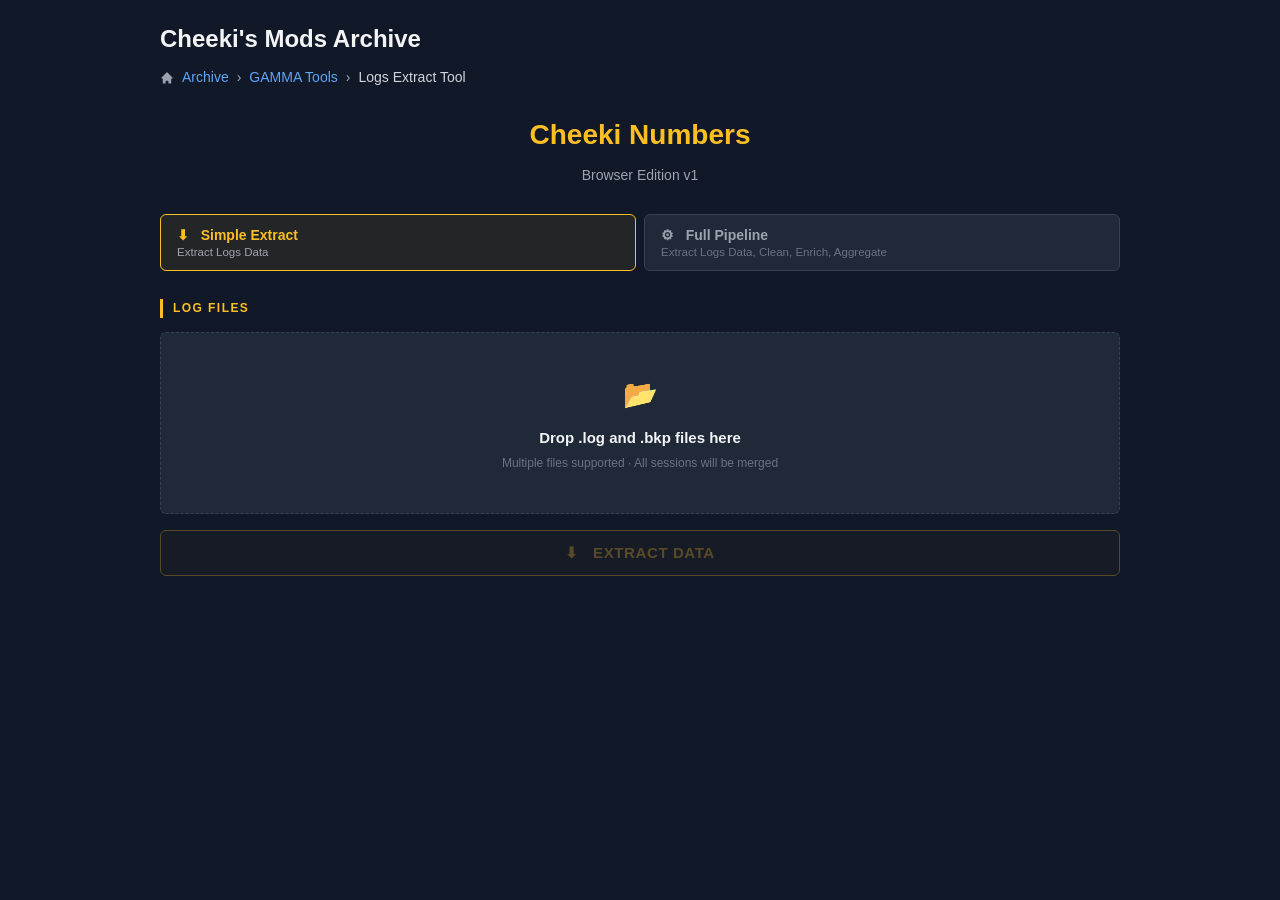
<file: GAMMA/extract_tool.html>
<!DOCTYPE html>
<html lang="en">
<head>
<meta charset="UTF-8">
<meta name="viewport" content="width=device-width, initial-scale=1.0">
<title>Cheeki Numbers | Cheeki's Mods Archive</title>
<style>
  *, *::before, *::after { box-sizing: border-box; margin: 0; padding: 0; }

  html { scroll-behavior: smooth; }

  body {
    background: #111827;
    color: #f3f4f6;
    font-family: -apple-system, BlinkMacSystemFont, 'Segoe UI', Roboto, sans-serif;
    font-size: 14px;
    line-height: 1.6;
    min-height: 100vh;
    padding: 20px;
  }

  a { color: #60a5fa; text-decoration: none; }
  a:hover { color: #93c5fd; }

  /* ── Container ── */
  .app { max-width: 960px; margin: 0 auto; }

  /* ── Site header ── */
  .page-header {
    display: flex;
    justify-content: space-between;
    align-items: center;
    margin-bottom: 8px;
    gap: 12px;
    flex-wrap: wrap;
  }
  .site-title {
    font-size: 1.5rem;
    font-weight: bold;
    color: #f3f4f6;
    text-decoration: none;
    cursor: pointer;
    transition: color 0.2s;
  }
  .site-title:hover { color: #fbbf24; }

  /* ── Breadcrumb ── */
  .breadcrumb {
    display: flex;
    align-items: center;
    gap: 8px;
    font-size: 0.875rem;
    margin-bottom: 24px;
    color: #9ca3af;
  }
  .breadcrumb a { color: #60a5fa; }
  .breadcrumb-sep { color: #9ca3af; }

  /* ── Page title ── */
  .page-title {
    font-size: 1.75rem;
    font-weight: bold;
    text-align: center;
    margin-bottom: 6px;
    color: #fbbf24;
  }
  .page-subtitle {
    text-align: center;
    color: #9ca3af;
    margin-bottom: 28px;
    font-size: 0.875rem;
  }

  /* ── Section divider ── */
  .section-divider { border: none; border-top: 1px solid #374151; margin: 28px 0; }

  /* ── Section labels ── */
  .section-label {
    font-size: 0.75rem;
    font-weight: 700;
    letter-spacing: 0.12em;
    text-transform: uppercase;
    color: #fbbf24;
    border-left: 3px solid #fbbf24;
    padding-left: 10px;
    margin-bottom: 14px;
    margin-top: 4px;
  }

  /* ── Mode toggle ── */
  .mode-toggle {
    display: grid;
    grid-template-columns: 1fr 1fr;
    gap: 8px;
    margin-bottom: 28px;
  }

  .mode-btn {
    padding: 12px 16px;
    background: #1f2937;
    border: 1px solid #374151;
    border-radius: 6px;
    color: #9ca3af;
    font-family: inherit;
    font-size: 0.875rem;
    font-weight: 600;
    cursor: pointer;
    transition: all 0.15s;
    text-align: left;
  }

  .mode-btn:hover {
    border-color: #fbbf24;
    color: #f3f4f6;
    background: #1a2535;
  }

  .mode-btn.active {
    background: rgba(251,191,36,0.08);
    border-color: #fbbf24;
    color: #fbbf24;
  }

  .mode-btn .mode-tag {
    display: block;
    font-size: 0.72rem;
    font-weight: 400;
    color: #6b7280;
    margin-top: 3px;
  }

  .mode-btn.active .mode-tag { color: #9ca3af; }

  /* ── Reference file drops ── */
  .ref-row {
    display: grid;
    grid-template-columns: 1fr 1fr;
    gap: 10px;
    margin-bottom: 20px;
  }

  .ref-drop {
    background: #1f2937;
    border: 1px solid #374151;
    border-radius: 6px;
    padding: 14px 16px;
    cursor: pointer;
    transition: border-color 0.15s, background 0.15s;
    position: relative;
    overflow: hidden;
  }

  .ref-drop:hover, .ref-drop.drag-over {
    border-color: #fbbf24;
    background: #1a2535;
  }

  .ref-drop.loaded {
    border-color: #16a34a;
    background: rgba(74,222,128,0.04);
  }

  .ref-drop input[type=file] {
    position: absolute;
    inset: 0;
    opacity: 0;
    cursor: pointer;
    width: 100%;
    height: 100%;
  }

  .ref-name {
    font-size: 0.875rem;
    font-weight: 700;
    color: #fbbf24;
    margin-bottom: 2px;
  }

  .ref-drop.loaded .ref-name { color: #4ade80; }

  .ref-status {
    font-size: 0.75rem;
    color: #6b7280;
  }

  .ref-drop.loaded .ref-status { color: #9ca3af; }

  /* ── Config ── */
  .config-row {
    display: grid;
    grid-template-columns: 1fr 1fr;
    gap: 10px;
    margin-bottom: 24px;
  }

  .config-field label {
    display: block;
    font-size: 0.7rem;
    letter-spacing: 0.08em;
    text-transform: uppercase;
    color: #9ca3af;
    margin-bottom: 6px;
    font-weight: 600;
  }

  .config-field input {
    width: 100%;
    background: #1f2937;
    border: 1px solid #374151;
    border-radius: 4px;
    color: #f3f4f6;
    font-family: inherit;
    font-size: 0.875rem;
    padding: 8px 10px;
    outline: none;
    transition: border-color 0.15s;
  }

  .config-field input:focus { border-color: #fbbf24; }

  /* ── Log drop zone ── */
  #log-drop {
    border: 1px dashed #374151;
    background: #1f2937;
    border-radius: 6px;
    padding: 40px 24px;
    text-align: center;
    cursor: pointer;
    transition: all 0.2s;
    margin-bottom: 16px;
    position: relative;
    overflow: hidden;
  }

  #log-drop:hover, #log-drop.drag-over {
    border-color: #fbbf24;
    background: #1a2535;
  }

  #log-drop input[type=file] {
    position: absolute;
    inset: 0;
    opacity: 0;
    cursor: pointer;
    width: 100%;
    height: 100%;
  }

  .drop-icon {
    font-size: 28px;
    margin-bottom: 8px;
    display: block;
  }

  .drop-title {
    font-size: 0.9375rem;
    font-weight: 700;
    color: #f3f4f6;
    margin-bottom: 4px;
  }

  .drop-sub {
    font-size: 0.75rem;
    color: #6b7280;
  }

  /* ── File list ── */
  #file-list {
    margin-bottom: 16px;
    display: none;
  }

  .file-item {
    display: flex;
    align-items: center;
    justify-content: space-between;
    padding: 6px 12px;
    background: #1f2937;
    border: 1px solid #374151;
    border-left: 3px solid #16a34a;
    border-radius: 0 4px 4px 0;
    margin-bottom: 4px;
    font-size: 0.8125rem;
  }

  .file-item-name { color: #f3f4f6; }
  .file-item-size { color: #6b7280; }

  .file-remove {
    background: none;
    border: none;
    color: #6b7280;
    cursor: pointer;
    font-family: inherit;
    font-size: 12px;
    padding: 0 4px;
    transition: color 0.15s;
  }
  .file-remove:hover { color: #f87171; }

  /* ── Run button ── */
  #run-btn {
    width: 100%;
    padding: 13px;
    background: rgba(251,191,36,0.08);
    border: 1px solid #fbbf24;
    border-radius: 6px;
    color: #fbbf24;
    font-family: inherit;
    font-size: 0.9375rem;
    font-weight: 700;
    letter-spacing: 0.04em;
    text-transform: uppercase;
    cursor: pointer;
    transition: all 0.2s;
    margin-bottom: 28px;
  }

  #run-btn:hover:not(:disabled) {
    background: rgba(251,191,36,0.15);
    color: #f9fafb;
  }

  #run-btn:disabled {
    opacity: 0.3;
    cursor: not-allowed;
  }

  /* ── Terminal ── */
  #terminal {
    background: #0d1117;
    border: 1px solid #374151;
    border-radius: 6px;
    padding: 14px 16px;
    font-family: 'SF Mono', 'Fira Code', 'Consolas', monospace;
    font-size: 12px;
    line-height: 1.7;
    max-height: 480px;
    overflow-y: auto;
    margin-bottom: 24px;
    display: none;
    scroll-behavior: smooth;
  }

  #terminal::-webkit-scrollbar { width: 4px; }
  #terminal::-webkit-scrollbar-track { background: #111827; }
  #terminal::-webkit-scrollbar-thumb { background: #374151; }

  .t-dim    { color: #4b5563; }
  .t-hi     { color: #f3f4f6; }
  .t-green  { color: #4ade80; }
  .t-amber  { color: #fbbf24; }
  .t-red    { color: #f87171; }
  .t-head   { color: #fbbf24; font-weight: 700; letter-spacing: 0.06em; }
  .t-sep    { color: #1f2937; }

  /* ── Progress bar ── */
  .progress-wrap { margin: 4px 0; }
  .progress-bar-bg {
    display: inline-block;
    width: 200px;
    height: 6px;
    background: #1f2937;
    border: 1px solid #374151;
    border-radius: 3px;
    vertical-align: middle;
    position: relative;
    overflow: hidden;
  }
  .progress-bar-fill {
    height: 100%;
    background: #4ade80;
    border-radius: 3px;
    transition: width 0.1s linear;
  }

  /* ── Results ── */
  #results { display: none; }

  .summary-grid {
    display: grid;
    grid-template-columns: repeat(3, 1fr);
    gap: 1px;
    background: #374151;
    border: 1px solid #374151;
    border-radius: 6px;
    overflow: hidden;
    margin-bottom: 16px;
  }

  .stat-box {
    background: #1f2937;
    padding: 14px;
    text-align: center;
  }

  .stat-val {
    font-size: 1.5rem;
    font-weight: 700;
    color: #4ade80;
    display: block;
  }

  .stat-label {
    font-size: 0.7rem;
    letter-spacing: 0.08em;
    text-transform: uppercase;
    color: #6b7280;
    margin-top: 2px;
  }

  /* ── Warnings ── */
  .warn-list {
    background: #1f2937;
    border: 1px solid #fbbf24;
    border-left: 3px solid #fbbf24;
    border-radius: 0 4px 4px 0;
    padding: 12px 16px;
    margin-bottom: 12px;
    font-size: 0.8125rem;
  }

  .warn-title {
    color: #fbbf24;
    font-weight: 700;
    margin-bottom: 6px;
    font-size: 0.75rem;
    letter-spacing: 0.06em;
    text-transform: uppercase;
  }

  .warn-list li {
    color: #9ca3af;
    list-style: none;
    padding-left: 12px;
    margin-bottom: 2px;
  }

  .warn-list li::before { content: '> '; color: #fbbf24; }

  /* ── Download buttons ── */
  #download-btn, .dl-btn {
    width: 100%;
    padding: 12px;
    background: rgba(74,222,128,0.06);
    border: 1px solid #16a34a;
    border-radius: 6px;
    color: #4ade80;
    font-family: inherit;
    font-size: 0.875rem;
    font-weight: 700;
    letter-spacing: 0.04em;
    text-transform: uppercase;
    cursor: pointer;
    transition: all 0.2s;
  }

  #download-btn:hover, .dl-btn:hover {
    background: rgba(74,222,128,0.12);
    color: #f9fafb;
  }

  .dl-btn:disabled {
    opacity: 0.25;
    cursor: not-allowed;
  }

  /* ── Extract results ── */
  #extract-results { display: none; }

  .extract-grid {
    display: grid;
    grid-template-columns: 1fr 1fr;
    gap: 10px;
    margin-bottom: 10px;
  }

  .extract-stat {
    background: #1f2937;
    border: 1px solid #374151;
    border-radius: 6px;
    padding: 14px;
    text-align: center;
    margin-bottom: 10px;
  }

  /* ── Animate in ── */
  @keyframes fadeIn {
    from { opacity: 0; transform: translateY(6px); }
    to   { opacity: 1; transform: translateY(0); }
  }
  .fade-in { animation: fadeIn 0.3s ease forwards; }

  /* ── Cursor blink ── */
  .cursor::after {
    content: '▌';
    animation: blink 1s step-end infinite;
    color: #4ade80;
  }
  @keyframes blink {
    0%, 100% { opacity: 1; }
    50%       { opacity: 0; }
  }

  /* ── Group labels inside results ── */
  .result-group-label {
    font-size: 0.7rem;
    font-weight: 700;
    letter-spacing: 0.12em;
    text-transform: uppercase;
    color: #4ade80;
    margin-bottom: 8px;
  }

  @media (max-width: 600px) {
    .ref-row, .config-row, .extract-grid { grid-template-columns: 1fr; }
    .mode-toggle { grid-template-columns: 1fr; }
  }

  /* ── Old-format warning modal ── */
  #old-format-modal {
    display: none;
    position: fixed;
    inset: 0;
    background: rgba(0,0,0,0.65);
    z-index: 999;
    align-items: center;
    justify-content: center;
    padding: 20px;
  }
  #old-format-modal.show {
    display: flex;
    animation: fadeIn 0.2s ease forwards;
  }
  .modal-box {
    background: #1f2937;
    border: 1px solid #fbbf24;
    border-top: 3px solid #fbbf24;
    border-radius: 8px;
    padding: 28px 28px 24px;
    max-width: 460px;
    width: 100%;
  }
  .modal-icon {
    font-size: 2rem;
    display: block;
    margin-bottom: 12px;
  }
  .modal-title {
    font-size: 0.95rem;
    font-weight: 700;
    color: #fbbf24;
    letter-spacing: 0.06em;
    text-transform: uppercase;
    margin-bottom: 10px;
  }
  .modal-body {
    color: #d1d5db;
    font-size: 0.875rem;
    line-height: 1.65;
    margin-bottom: 22px;
  }
  .modal-body strong { color: #f3f4f6; }
  .modal-close {
    width: 100%;
    padding: 10px;
    background: rgba(251,191,36,0.08);
    border: 1px solid #fbbf24;
    border-radius: 6px;
    color: #fbbf24;
    font-family: inherit;
    font-size: 0.875rem;
    font-weight: 700;
    letter-spacing: 0.04em;
    text-transform: uppercase;
    cursor: pointer;
    transition: all 0.15s;
  }
  .modal-close:hover {
    background: rgba(251,191,36,0.15);
    color: #f9fafb;
  }

  /* ── Insufficient data modal (red accent) ── */
  #insufficient-modal {
    display: none;
    position: fixed;
    inset: 0;
    background: rgba(0,0,0,0.65);
    z-index: 999;
    align-items: center;
    justify-content: center;
    padding: 20px;
  }
  #insufficient-modal.show {
    display: flex;
    animation: fadeIn 0.2s ease forwards;
  }
  #insufficient-modal .modal-box {
    border-color: #f87171;
    border-top-color: #f87171;
  }
  #insufficient-modal .modal-title { color: #f87171; }
  #insufficient-modal .modal-close {
    background: rgba(248,113,113,0.08);
    border-color: #f87171;
    color: #f87171;
  }
  #insufficient-modal .modal-close:hover {
    background: rgba(248,113,113,0.18);
    color: #f9fafb;
  }
  .kills-counter {
    display: inline-block;
    background: rgba(248,113,113,0.12);
    border: 1px solid #f87171;
    border-radius: 4px;
    padding: 2px 8px;
    font-weight: 700;
    color: #fca5a5;
    font-variant-numeric: tabular-nums;
  }
</style>
</head>
<body>
<div class="app">

  <!-- Site header -->
  <div class="page-header">
    <span class="site-title">Cheeki's Mods Archive</span>
  </div>

  <!-- Breadcrumb -->
  <nav class="breadcrumb" aria-label="Breadcrumb">
    <svg fill="currentColor" viewBox="0 0 20 20" width="14" height="14" style="flex-shrink:0">
      <path d="M10.707 2.293a1 1 0 00-1.414 0l-7 7a1 1 0 001.414 1.414L4 10.414V17a1 1 0 001 1h2a1 1 0 001-1v-2a1 1 0 011-1h2a1 1 0 011 1v2a1 1 0 001 1h2a1 1 0 001-1v-6.586l.293.293a1 1 0 001.414-1.414l-7-7z"/>
    </svg>
    <a href="https://cheeki.zone">Archive</a>
    <span class="breadcrumb-sep">›</span>
    <a href="../index.html">GAMMA Tools</a>
    <span class="breadcrumb-sep">›</span>
    <span style="color:#d1d5db;">Logs Extract Tool</span>
  </nav>

  <h1 class="page-title">Cheeki Numbers</h1>
  <p class="page-subtitle">Browser Edition v1</p>

  <!-- Mode toggle -->
  <div class="mode-toggle">
    <button class="mode-btn active" id="mode-extract" onclick="setMode('extract')">
      ⬇ &nbsp; Simple Extract
      <span class="mode-tag">Extract Logs Data</span>
    </button>
    <button class="mode-btn" id="mode-pipeline" onclick="setMode('pipeline')">
      ⚙ &nbsp; Full Pipeline
      <span class="mode-tag">Extract Logs Data, Clean, Enrich, Aggregate</span>
    </button>
  </div>

  <!-- Reference files + config (pipeline only) -->
  <div id="pipeline-only" style="display:none">
    <div class="section-label">Reference Files</div>
    <div class="ref-row">
      <div class="ref-drop loaded" id="fr-drop">
        <input type="file" id="fr-input" accept=".txt">
        <div class="ref-name">00_data.txt</div>
        <div class="ref-status" id="fr-status">✓ Bundled - drop to update</div>
      </div>
      <div class="ref-drop loaded" id="pr-drop">
        <input type="file" id="pr-input" accept=".txt">
        <div class="ref-name">00_Prices.txt</div>
        <div class="ref-status" id="pr-status">✓ Bundled - drop to update</div>
      </div>
    </div>
    <div class="section-label">Configuration</div>
    <div class="config-row">
      <div class="config-field">
        <label>Min. Bucket Entries (outlier threshold)</label>
        <input type="number" id="cfg-min" value="5" min="1" max="50">
      </div>
      <div class="config-field">
        <label>IQR Multiplier (Tukey fence)</label>
        <input type="number" id="cfg-iqr" value="1.5" min="0.5" max="5" step="0.1">
      </div>
    </div>
  </div>

  <!-- Log files (always visible) -->
  <div class="section-label">Log Files</div>
  <div id="log-drop">
    <input type="file" id="log-input" accept=".log,.bkp" multiple>
    <span class="drop-icon">📂</span>
    <div class="drop-title">Drop .log and .bkp files here</div>
    <div class="drop-sub">Multiple files supported · All sessions will be merged</div>
  </div>

  <div id="file-list"></div>

  <button id="run-btn" disabled>⬇ &nbsp; Extract Data</button>

  <!-- Terminal output -->
  <div id="terminal"></div>

  <!-- Simple extract results -->
  <div id="extract-results">
    <div class="section-label">Extracted Data</div>
    <div class="extract-grid">
      <div class="extract-stat">
        <span class="stat-val" id="ex-stalker">-</span>
        <div class="stat-label">Stalker Lines</div>
      </div>
      <div class="extract-stat">
        <span class="stat-val" id="ex-mutant">-</span>
        <div class="stat-label">Mutant Lines</div>
      </div>
    </div>
    <div class="extract-grid">
      <button class="dl-btn" id="dl-stalker" disabled>⬇ &nbsp; extract_stalker.txt</button>
      <button class="dl-btn" id="dl-mutant"  disabled>⬇ &nbsp; extract_mutant.txt</button>
    </div>
  </div>

  <!-- Full pipeline results -->
  <div id="results">
    <div class="section-label">Output Summary</div>

    <div style="display:grid;grid-template-columns:1fr 1fr;gap:12px;margin-bottom:20px">

      <!-- Stalker group -->
      <div id="res-stalker-panel" style="display:none">
        <div class="result-group-label">⚙ Stalker</div>
        <div class="summary-grid" style="grid-template-columns:repeat(3,1fr)">
          <div class="stat-box"><span class="stat-val" id="ss-entries">-</span><div class="stat-label">Entries</div></div>
          <div class="stat-box"><span class="stat-val" id="ss-combos">-</span><div class="stat-label">Combos</div></div>
          <div class="stat-box"><span class="stat-val" id="ss-pct">-</span><div class="stat-label">Retained</div></div>
        </div>
        <button class="dl-btn" id="dl-pipeline-stalker" style="margin-top:8px">⬇ &nbsp; cn_output_stalker.txt</button>
      </div>

      <!-- Mutant group -->
      <div id="res-mutant-panel" style="display:none">
        <div class="result-group-label">☢ Mutant</div>
        <div class="summary-grid" style="grid-template-columns:repeat(3,1fr)">
          <div class="stat-box"><span class="stat-val" id="sm-entries">-</span><div class="stat-label">Entries</div></div>
          <div class="stat-box"><span class="stat-val" id="sm-combos">-</span><div class="stat-label">Combos</div></div>
          <div class="stat-box"><span class="stat-val" id="sm-pct">-</span><div class="stat-label">Retained</div></div>
        </div>
        <button class="dl-btn" id="dl-pipeline-mutant" style="margin-top:8px">⬇ &nbsp; cn_output_mutant.txt</button>
      </div>

    </div>

    <div id="warnings"></div>
  </div>

</div>

<!-- Old-format warning modal -->
<div id="old-format-modal" onclick="closeOldFormatModal(event)">
  <div class="modal-box">
    <span class="modal-icon">⚠️</span>
    <div class="modal-title">Older Mod Version Detected</div>
    <div class="modal-body">
      You're playing with an <strong>older version of the mod</strong>, please update it!<br><br>
      You can still send me these results, but updating will give more accurate data.<br><br>
      Thank you!
    </div>
    <button class="modal-close" onclick="closeOldFormatModal()">OK!</button>
  </div>
</div>

<!-- Insufficient data modal -->
<div id="insufficient-modal" onclick="closeInsufficientModal(event)">
  <div class="modal-box">
    <span class="modal-icon">💀</span>
    <div class="modal-title">Insufficient Data</div>
    <div class="modal-body">
      Please save enough logs to reach at least <strong>100 kills</strong> before sending me your files!<br><br>
      You currently have <span class="kills-counter" id="insufficient-count">0</span> / 100 kills in your files.<br><br>
      Good hunting Stalker!
    </div>
    <button class="modal-close" onclick="closeInsufficientModal()">Back to the Zone!</button>
  </div>
</div>

<script>
// ══════════════════════════════════════════════════════════════
//  BUNDLED DEFAULT DATA  (v1 - 5-column format with weapon IDs + toolkit letters)
//  Format: Fire Rate | Weapon ID | Display Name | Output Name | Toolkit Letter
// ══════════════════════════════════════════════════════════════
const DEFAULT_WEAPON_DATA = `700 | wpn_9a91 | 9A-91 | 9A-91 | D
700 | wpn_adar2_15 | ADAR 2-15 | ADAR 2-15 | B
900 | wpn_aek | AEK-971 | AEK-971 | C
750 | wpn_ak5c_bas | AK 5C | AK 5C | C
800 | wpn_ak5c_bas_5c_tik | AK 5C "ISG Special" | AK 5C "ISG Special" | n/a
800 | wpn_ak5c_isg | AK 5C "ISG" | AK 5C "ISG" | n/a
600 | wpn_akm_alfa | AK Alfa | AK Alfa | D
und | wpn_ak101_camo | AK-101 | AK-101 | C
600 | wpn_ak102 | AK-102 | AK-102 | n/a
und | wpn_ak103_camo | AK-103 | AK-103 | D
600 | wpn_ak104 | AK-104 | AK-104 | n/a
600 | wpn_ak104_alfa | AK-104 "Alpha" | AK-104 "Alpha" | D
650 | wpn_ak105_bas | AK-105 | AK-105 | C
700 | wpn_ak105_shakal | AK-105 "Shakal" | AK-105 "Shakal" | n/a
650 | wpn_ak105_sp | AK-105 "Specialist" | AK-105 "Specialist" | n/a
700 | wpn_ak105_swamp | AK-105 "Swamp Thing" | AK-105 "Swamp Thing" | C
650 | wpn_ak12 | AK-12 | AK-12 | C
650 | wpn_ak12_custom | AK-12 "Monolith" | AK-12 "Monolith" | n/a
700 | wpn_ak12_custom_mono_kit | AK-12 "Monolith's Light" | AK-12 "Monolith's Light" | n/a
600 | wpn_ak | AK-47 | AK-47 | n/a
650 | wpn_ak74_n | AK-74 | AK-74 | n/a
650 | wpn_ak74_pmc | AK-74 "PMC" | AK-74 "PMC" | C
und | wpn_ak74m_n | AK-74M | AK-74M | C
n/a | wpn_ak74m_beard | AK-74M "Venom" | AK-74M "Venom" | n/a
n/a | wpn_ak74m_pka | AK-74M PK-A | AK-74M PK-A | n/a
und | wpn_ak74_modern | AK-74N | AK-74N | C
n/a | wpn_ak74_rpk | AK-74N EOTech | AK-74N EOTech | n/a
690 | wpn_ak74u_old | AK-74U | AK-74U | n/a
n/a | wpn_ak74u_snag | AK-74UNB | AK-74UNB | n/a
600 | wpn_akm_bas | AKM | AKM | n/a
und | wpn_akms_bas | AKMS | AKMS | C
600 | wpn_aks | AKS-47 | AKS-47 | n/a
und | wpn_aks74_new | AKS-74 | AKS-74 | n/a
700 | wpn_ak74u_n1 | AKS-74U | AKS-74U | n/a
880 | wpn_ak74u_tac | AKS-74U "Tactician" | AKS-74U "Tactician" | C
und | wpn_ak74u_custom | AKS-74UN | AKS-74UN | C
750 | n/a | AKS-74UNB | AKS-74UNB | n/a
750 | wpn_am17 | AM-17 | AM-17 | n/a
800 | wpn_amb17 | AMB-17 | AMB-17 | D
600 | wpn_abakan_camo | AN-94 | AN-94 | C
650 | wpn_aps_bas_apsabigo | APS Stechkin | APS Stechkin | A
770 | wpn_ar15_freedom | AR-15 HERA | AR-15 HERA | n/a
und | wpn_val_tac | AS Val | AS Val | D
40 | wpn_l96a1m | AWSM | AWSM | D
und | wpn_protecta_aim | Armsel Protecta | Armsel Protecta | B
191 | wpn_protecta_nimble | Armsel Protecta Custom | Armsel Protecta Custom | B
n/a | wpn_benelli_m1014 | BENELLI M1014 SHOTGUN | BENELLI M1014 SHOTGUN | n/a
770 | wpn_brn180 | BRN-180 | BRN-180 | D
100 | wpn_m82 | Barrett M82 | Barrett M82 | n/a
35 | wpn_m98b | Barrett M98B | Barrett M98B | D
und | wpn_beretta_modern | Beretta 92F | Beretta 92F | n/a
325 | wpn_beretta_camo | Beretta Px4 Storm | Beretta Px4 Storm | A
und | wpn_hpsa_alt | Browning Hi-Power | Browning Hi-Power | n/a
1100 | n/a | Brugger & Thomet MP9 | Brugger & Thomet MP9 | n/a
n/a | wpn_mp9_exps3 | Brugger Thomet MP9 | Brugger Thomet MP9 | n/a
650 | wpn_mk47 | CMMG MK47 MUTANT | CMMG MK47 MUTANT | D
n/a | wpn_cz52 | CZ 52 | CZ 52 | n/a
258 | wpn_cz75 | CZ-75 | CZ-75 | n/a
n/a | wpn_cz75_auto | CZ-75 Automatic | CZ-75 Automatic | n/a
und | wpn_colt1911_new | Colt M1911 | Colt M1911 | A
275 | wpn_colt1911_duty | Colt M1911 "Aries" | Colt M1911 "Aries" | n/a
240 | wpn_colt1911_merc | Colt M1911 "Orion" | Colt M1911 "Orion" | n/a
215 | wpn_colt1911_camo | Coonan .357 Magnum Compact | Coonan .357 Magnum Compact | A
42 | wpn_dvl10_m1 | DVL-10 M1 Saboteur | DVL-10 M1 Saboteur | D
42 | wpn_dvl10 | DVL-10 M2 Urbana | DVL-10 M2 Urbana | D
110 | wpn_desert_eagle | Desert Eagle | Desert Eagle | A
117 | wpn_desert_eagle_nimble | Desert Eagle "Steppe Eagle" | Desert Eagle "Steppe Eagle" | A
n/a | wpn_desert_eagle_custom | Desert Eagle (custom) | Desert Eagle (custom) | n/a
n/a | wpn_desert_eagle_modern | Desert Eagle (modern) | Desert Eagle (modern) | n/a
650 | wpn_dtmdr | Desert Tech MDR 5.56x45 | Desert Tech MDR 5.56x45 | n/a
650 | wpn_dtmdr_black | Desert Tech MDR 7.62x51 | Desert Tech MDR 7.62x51 | D
950 | wpn_famas3 | FAMAS F1 | FAMAS F1 | n/a
und | wpn_fn2000_custom | FN F2000 | FN F2000 | n/a
895 | wpn_fn2000_nimble | FN F2000 "Competitor" | FN F2000 "Competitor" | D
675 | wpn_fal | FN FAL | FN FAL | n/a
650 | wpn_fnc | FN FNC | FN FNC | n/a
400 | wpn_fn57 | FN Five-seveN | FN Five-seveN | A
900 | wpn_p90 | FN P90 | FN P90 | C
und | wpn_scar_new | FN SCAR-H | FN SCAR-H | D
650 | wpn_scar_siber_black | FN SCAR-H "Black" | FN SCAR-H "Black" | n/a
650 | wpn_scar_siber_m2 | FN SCAR-H "Expert Operator" | FN SCAR-H "Expert Operator" | n/a
650 | wpn_scar_siber_m2_custom | FN SCAR-H "Specialist Operator" | FN SCAR-H "Specialist Operator" | n/a
650 | wpn_scar_siber_m1_black | FN SCAR-H "Tactical Black" | FN SCAR-H "Tactical Black" | n/a
650 | wpn_scar_siber_m1 | FN SCAR-H "Tactical" | FN SCAR-H "Tactical" | n/a
und | wpn_fnp45_custom | FNP-45 | FNP-45 | A
und | wpn_fnx45_alt | FNX-45 | FNX-45 | A
240 | wpn_fort | Fort-12 | Fort-12 | n/a
350 | wpn_fort17 | Fort-17 | Fort-17 | A
370 | wpn_fort_snag | Fort-21 | Fort-21 | n/a
86 | wpn_fort500 | Fort-500 | Fort-500 | n/a
und | wpn_g36 | G36 | G36 | C
800 | wpn_g36_nimble | G36 "FEAR" | G36 "FEAR" | n/a
und | wpn_g36c_rwap | G36C | G36C | n/a
800 | wpn_g36nimble_rwap | G36C "Merc" | G36C "Merc" | C
und | wpn_g36k_rwap | G36K | G36K | C
600 | wpn_g3 | G3A3 | G3A3 | n/a
500 | wpn_g3sg1 | G3SG1 | G3SG1 | n/a
700 | wpn_ace21 | Galil ACE-21 | Galil ACE-21 | n/a
620 | wpn_ace52 | Galil ACE-52 | Galil ACE-52 | D
und | wpn_galil_modern | Galil AR | Galil AR | n/a
30 | wpn_gauss | Gauss Rifle | Gauss Rifle | D
70 | wpn_g43 | Gewehr 43 | Gewehr 43 | n/a
270 | wpn_glock17 | Glock 17 | Glock 17 | n/a
500 | wpn_glock17_m1 | Glock 17 "Bruder" | Glock 17 "Bruder" | A
270 | wpn_glock | Glock 19 | Glock 19 | A
1200 | wpn_glock_modern | Glock 19 "Hornet" | Glock 19 "Hornet" | A
und | wpn_gsh18_custom | Gsh-18 | Gsh-18 | n/a
850 | wpn_hk416 | HK416 | HK416 | n/a
600 | wpn_hk417 | HK417 | HK417 | n/a
280 | wpn_glock_custom | HS2000 | HS2000 | n/a
900 | wpn_howa20 | Howa Type 20 | Howa Type 20 | D
30 | n/a | Item ?62 | Item ?62 | n/a
76 | wpn_ithacam37_sawnoff | Ithaca M37 (Sawn-off) | Ithaca M37 (Sawn-off) | n/a
88 | wpn_ithacam37_mag | Ithaca M37 Defense | Ithaca M37 Defense | B
88 | wpn_ithacam37 | Ithaca M37 Riot | Ithaca M37 Riot | n/a
und | wpn_ithacam37_stakeout | Ithaca M37 Stakeout | Ithaca M37 Stakeout | B
124 | wpn_ithacam37_trench | Ithaca M37 Trenchgun | Ithaca M37 Trenchgun | B
1100 | wpn_kriss_vector | KRISS Vector | KRISS Vector | D
400 | wpn_saiga12s_isg | KS-12 | KS-12 | D
84 | wpn_ks23 | KS-23 | KS-23 | B
60 | wpn_ks23_ecolog | KS-23 Eco | KS-23 Eco | n/a
84 | wpn_ks23_23_up | KS-23 Shortie | KS-23 Shortie | B
84 | wpn_ks23_kaban | KS-23M Drozd | KS-23M Drozd | B
84 | wpn_ks23_kaban_kab_up | KS-23M Drozd "Boar" | KS-23M Drozd "Boar" | B
91 | wpn_ksg23 | KSG-23 | KSG-23 | D
34 | wpn_k98 | Karabiner 98k | Karabiner 98k | B
und | wpn_k98_mod_silen98 | Karabiner 98k Forester mk.2 | Karabiner 98k Forester mk.2 | n/a
n/a | wpn_colt_kimber | Kimber Desert Warrior | Kimber Desert Warrior | n/a
400 | wpn_korth | Korth Custom 4 | Korth Custom 4 | n/a
400 | wpn_korth_custom | Korth Custom 6 | Korth Custom 6 | A
und | wpn_l85_modern | L85A1 | L85A1 | n/a
und | wpn_l85_m1 | L85A2 | L85A2 | C
680 | wpn_l85_m3 | L85A2 "Tactical" | L85A2 "Tactical" | n/a
40 | wpn_l96a1 | L96A1 | L96A1 | n/a
und | wpn_lr300_custom | LR-300ML | LR-300ML | n/a
400 | wpn_pl15 | Lebedev PL-15 | Lebedev PL-15 | A
400 | wpn_pl15_pl15_scolaz | Lebedev PL-15 "Bearcat" | Lebedev PL-15 "Bearcat" | A
350 | n/a | M1014 | M1014 | n/a
700 | wpn_m16a2 | M16A2 | M16A2 | n/a
670 | wpn_m16 | M16A4 | M16A4 | n/a
20 | wpn_m24 | M24 SWS | M24 SWS | n/a
870 | wpn_m249 | M249 SAW | M249 SAW | D
750 | wpn_m4 | M4 | M4 | n/a
und | wpn_m4a1_freedom | M4A1 | M4A1 | C
950 | wpn_m4_butcher | M4A1 "Butcher" | M4A1 "Butcher" | n/a
770 | wpn_m4_tac | M4A1 "Protector" | M4A1 "Protector" | C
500 | wpn_m60 | M60 | M60 | n/a
n/a | wpn_m79 | M79 | M79 | n/a
84 | wpn_mp133 | MP-133 | MP-133 | n/a
200 | wpn_mp153 | MP-153 | MP-153 | n/a
200 | wpn_mp153_m1 | MP-153 "Carabineer" | MP-153 "Carabineer" | n/a
330 | wpn_mp155 | MP-155 | MP-155 | C
160 | wpn_mp412 | MP-412 Rex | MP-412 Rex | A
293 | wpn_mp443 | MP-443 Grach | MP-443 Grach | A
und | wpn_mp5_custom | MP5A3 | MP5A3 | A
730 | wpn_mp5_nimble | MP5A3 "Frasier" | MP5A3 "Frasier" | C
und | wpn_mp5sd_new | MP5SD6 | MP5SD6 | A
950 | wpn_mp7 | MP7 | MP7 | C
und | wpn_pm | Makarov PM | Makarov PM | A
305 | wpn_pm_actor | Makarov PM "Ceremonial" | Makarov PM "Ceremonial" | n/a
405 | wpn_pm_bas_actor | Makarov PM "Mythic" | Makarov PM "Mythic" | n/a
340 | wpn_pm_bas_custom | Makarov PM Custom | Makarov PM Custom | n/a
245 | wpn_pmm | Makarov PMM | Makarov PMM | n/a
35 | wpn_k98_mod | Mauser 98k Forester mk.1 | Mauser 98k Forester mk.1 | B
725 | wpn_mk14 | Mk 14 EBR | Mk 14 EBR | n/a
30 | wpn_mosin | Mosin-Nagant | Mosin-Nagant | B
90 | wpn_mossberg590 | Mossberg 590A1 | Mossberg 590A1 | B
n/a | wpn_mossberg590_wood | Mossberg 590A1 "Retrograde" | Mossberg 590A1 "Retrograde" | n/a
90 | n/a | Mossberg 590A1 Retrograde | Mossberg 590A1 Retrograde | n/a
700 | wpn_groza | OC-14 Groza | OC-14 Groza | D
850 | wpn_kiparis | OTs-02 Kiparis | OTs-02 Kiparis | A
75 | wpn_svu_alt | OTs-03 SVU | OTs-03 SVU | D
140 | wpn_svu_nimble | OTs-03A SVU-A | OTs-03A SVU-A | D
750 | wpn_groza_nimble | OTs-14 Groza "Storm" | OTs-14 Groza "Storm" | D
800 | wpn_oc33 | OTs-33 Pernach | OTs-33 Pernach | A
und | wpn_pb_bas_custom | PB | PB | A
650 | wpn_pkm | PKM | PKM | D
750 | wpn_pkm_zenit_siber | PKM "Zenit" | PKM "Zenit" | D
680 | wpn_pkm_zulus | PKM "Zulu" | PKM "Zulu" | n/a
650 | wpn_pkp | PKP Pecheneg | PKP Pecheneg | D
650 | wpn_bizon | PP-19 Bizon | PP-19 Bizon | A
800 | wpn_vityaz_kemper | PP-19 Vityaz | PP-19 Vityaz | A
600 | wpn_pp2000 | PP-2000 | PP-2000 | A
600 | wpn_protecta_camo | PP-2000 "Operator" | PP-2000 "Operator" | A
und | wpn_ppsh41_woodnew | PPSh-41 | PPSh-41 | A
225 | wpn_raptr | RAPTR | RAPTR | D
n/a | wpn_ak74_isg | RD-74N ISG Tactical | RD-74N ISG Tactical | C
850 | wpn_ak74_isg_leupold | RD-74U ISG | RD-74U ISG | n/a
800 | wpn_vintorez_isg | RD-939 | RD-939 | D
n/a | wpn_rg-6 | RG-6 Grenade Launcher | RG-6 Grenade Launcher | n/a
600 | wpn_rpd | RPD | RPD | D
n/a | wpn_rpg7 | RPG-7 | RPG-7 | n/a
600 | wpn_rpk | RPK | RPK | D
700 | wpn_rpk74_16_drum | RPK-16 DRUM | RPK-16 DRUM | n/a
750 | wpn_rpk74_16 | RPK-16 LMG | RPK-16 LMG | C
650 | wpn_rpk74 | RPK-74 | RPK-74 | n/a
150 | wpn_eft_rsh12 | RSH-12 Revolver | RSH-12 Revolver | D
35 | wpn_remington700 | Remington 700 | Remington 700 | C
35 | wpn_remington700_archangel | Remington 700 "Archangel" | Remington 700 "Archangel" | C
35 | wpn_remington700_lapua700 | Remington 700 "Deer Hunter" | Remington 700 "Deer Hunter" | D
35 | wpn_remington700_mod_x_gen3 | Remington 700 "MOD X Gen.3" | Remington 700 "MOD X Gen.3" | C
35 | wpn_remington700_magpul_pro | Remington 700 "Magpul PRO" | Remington 700 "Magpul PRO" | C
86 | wpn_remington870 | Remington 870 | Remington 870 | B
725 | wpn_ak74u_m1_isg | Rifle Dynamics Draco ISG | RD Draco ISG | C
650 | wpn_akm_isg | Rifle Dynamics RD-47 ISG Tactical | RD-47 ISG Tactical | D
720 | n/a | Rifle Dynamics RD-74N ISG Tactical | RD-74N ISG Tactical | C
850 | n/a | Rifle Dynamics RD-74U ISG | RD-74U ISG | n/a
700 | wpn_m4_ru556 | Ruger SR-556 | Ruger SR-556 | C
675 | wpn_fal_aus | SA-58 AUS | SA-58 AUS | D
n/a | wpn_fal_aus_kit_sa5x_spec | SA-58 AUS Defender | SA-58 AUS Defender | n/a
n/a | wpn_fal_aus_kit_fal_leup | SA-58 AUS Marauder | SA-58 AUS Marauder | n/a
n/a | wpn_fal_aus_kit_aus_tri | SA-58 AUS Scout | SA-58 AUS Scout | n/a
675 | wpn_fal_sa58_osw | SA-58 OSW | SA-58 OSW | D
und | wpn_sig220_custom | SIG P220 | SIG P220 | A
244 | wpn_sig220_nimble | SIG P220 "Alpine" | SIG P220 "Alpine" | n/a
377 | wpn_sig220_n_u2p2g0r | SIG P220 "Stalker" | SIG P220 "Stalker" | A
300 | wpn_sig220_n_upg220 | SIG P220 "XXX" | SIG P220 "XXX" | A
380 | wpn_sig226 | SIG P226R | SIG P226R | A
380 | wpn_sig226_226sig_kit | SIG P226R Custom | SIG P226R Custom | A
und | wpn_sig550_camo | SIG SG 550 | SIG SG 550 | n/a
800 | n/a | SIG SG 550-1 Arrow | SIG SG 550-1 Arrow | n/a
200 | wpn_sig550_sniper | SIG SG 550-1 Sniper | SIG SG 550-1 Sniper | n/a
780 | n/a | SIG SG 552 Commando | SIG SG 552 Commando | n/a
n/a | wpn_sig550 | SIG SG550 | SIG SG550 | n/a
n/a | wpn_sig550_custom | SIG SG550 (custom) | SIG SG550 (custom) | n/a
n/a | wpn_sig550_luckygun | SIG SG550 Arrow | SIG SG550 Arrow | n/a
n/a | wpn_sig552 | SIG SG552 Commando | SIG SG552 Commando | n/a
und | wpn_sks_modern | SKS | SKS | B
270 | wpn_sks_molot | SKS Molot | SKS Molot | B
600 | wpn_sks_tac | SKS Tactical | SKS Tactical | n/a
250 | wpn_spas12 | SPAS-12 | SPAS-12 | C
n/a | wpn_spas12_custom | SPAS-12 (custom) | SPAS-12 (custom) | n/a
n/a | wpn_spas12_nimble | SPAS-12 (modern) | SPAS-12 (modern) | n/a
700 | wpn_sr25 | SR-25 | SR-25 | D
900 | wpn_sr2_veresk | SR-2M Veresk | SR-2M Veresk | C
900 | wpn_sr2_veresk_sr2_upkit | SR-2M Veresk "Tactical" | SR-2M Veresk "Tactical" | C
900 | wpn_vihr | SR-3M Vikhr | SR-3M Vikhr | D
35 | wpn_sv98_custom | SV98 | SV98 | C
und | wpn_svd_custom | SVD | SVD | D
140 | wpn_svd_nimble | SVD "Lynx" | SVD "Lynx" | n/a
400 | wpn_svds | SVDS | SVDS | D
550 | wpn_svds_pmc | SVDS "Retribution" | SVDS "Retribution" | D
und | wpn_svt40_modern | SVT-40 | SVT-40 | n/a
und | wpn_saiga12s | Saiga-12 | Saiga-12 | n/a
n/a | wpn_saiga12s_m2 | Saiga-12 "Merc" | Saiga-12 "Merc" | n/a
n/a | wpn_saiga12s_m1 | Saiga-12 "Nerd" | Saiga-12 "Nerd" | n/a
250 | n/a | Saiga-12 Tactical | Saiga-12 Tactical | n/a
35 | wpn_trg | Sako TRG-42 | Sako TRG-42 | n/a
400 | wpn_sr1m | Serdyukov SR1M Gyurza | Serdyukov SR1M Gyurza | A
400 | wpn_sr1m_gurza_up | Serdyukov SR1M Gyurza Custom | Serdyukov SR1M Gyurza Custom | A
450 | wpn_ash12 | ShAK-12 | ShAK-12 | D
und | wpn_vz61_camo | Skorpion vz.68 | Skorpion vz.68 | A
913 | wpn_vz61_freedom | Skorpion vz.68 "Freedom" | Skorpion vz.68 "Freedom" | n/a
und | wpn_aug_a1_custom_bas | Steyr AUG A1 | Steyr AUG A1 | C
700 | wpn_aug_custom | Steyr AUG A2 | Steyr AUG A2 | n/a
und | wpn_aug_a3_bas | Steyr AUG A3 | Steyr AUG A3 | n/a
750 | wpn_aug_freedom | Steyr AUG A3 9mm | Steyr AUG A3 9mm | A
780 | wpn_aug_a3_custom_bas | Steyr AUG A3 Commando | Steyr AUG A3 Commando | n/a
35 | wpn_steyr_scout | Steyr Scout 5.56 | Steyr Scout 5.56 | n/a
35 | wpn_steyr_scout_big | Steyr Scout 7.62 | Steyr Scout 7.62 | C
250 | wpn_colt1911_custom | Strayer Voigt Infinity | Strayer Voigt Infinity | A
und | wpn_toz106_m1 | TOZ-106 | TOZ-106 | B
86 | wpn_wincheaster1300 | TOZ-194 | TOZ-194 | B
und | wpn_toz34_decor | TOZ-34 | TOZ-34 | B
1000 | wpn_bm16_full_alt_23 | TOZ-34 "Bear" | TOZ-34 "Bear" | n/a
800 | wpn_toz34_mark4 | TOZ-34 "Bison" | TOZ-34 "Bison" | n/a
200 | wpn_toz34_bull | TOZ-34 "Bull" | TOZ-34 "Bull" | n/a
200 | wpn_toz34_mark4_23 | TOZ-34 "Chimera Hunter" | TOZ-34 "Chimera Hunter" | B
und | wpn_toz34_obrez_decor | TOZ-34 (Sawn-off) | TOZ-34 (Sawn-off) | B
1000 | wpn_bm16_full_alt | TOZ-66 | TOZ-66 | B
1000 | wpn_bm16_alt | TOZ-66 (Sawn-off) | TOZ-66 (Sawn-off) | B
und | wpn_tt33 | TT-33 | TT-33 | A
720 | wpn_aug_merc | Thales EF88 | Thales EF88 | C
650 | wpn_thompson_m1a1 | Thompson M1A1 | Thompson M1A1 | A
900 | wpn_thompson_1921 | Thompson Model 1921 | Thompson Model 1921 | A
700 | wpn_type63 | Type 63 | Type 63 | n/a
350 | wpn_udp9_lco1 | UDP-9 Carbine | UDP-9 Carbine | A
600 | wpn_ump45 | UMP45 | UMP45 | C
360 | wpn_usas12 | USAS-12 | USAS-12 | n/a
260 | wpn_usp_match | USP Match | USP Match | n/a
640 | wpn_usp_tac | USP Match "Overwatch" | USP Match "Overwatch" | A
280 | wpn_usp_nimble | USP Match "Wolfhound" | USP Match "Wolfhound" | n/a
und | wpn_usp_custom | USP45 | USP45 | n/a
30 | n/a | Unidentified Weapon | Unidentified Weapon | n/a
700 | wpn_vsk94 | VSK-94 | VSK-94 | n/a
und | wpn_vintorez_alt | VSS Vintorez | VSS Vintorez | C
800 | wpn_vintorez_m1 | VSS Vintorez "Savant" | VSS Vintorez "Savant" | n/a
774 | wpn_vintorez_nimble | VSS Vintorez "Tide" | VSS Vintorez "Tide" | n/a
800 | wpn_vintorez_m2 | VSS Vintorez "Venal" | VSS Vintorez "Venal" | n/a
34 | wpn_vssk | VSSK Vykhlop | VSSK Vykhlop | C
240 | wpn_vepr | Vepr-12 | Vepr-12 | n/a
und | wpn_walther_custom | Walther P99 | Walther P99 | A
260 | wpn_walther_p99_mod9 | Walther P99 Custom | Walther P99 Custom | A
45 | wpn_wa2000 | Walther WA 2000 | Walther WA 2000 | n/a
95 | wpn_winchester1873 | Winchester Model 1873 | Winchester Model 1873 | C
700 | wpn_xm4 | XM177E2 | XM177E2 | C
750 | wpn_xm8 | XM8 | XM8 | n/a`;

// Prices from 00_Prices.txt - ammo names have no "mm" suffix (cleanAmmo strips it before lookup)
const DEFAULT_PRICES = `9x18 FMJ                  = 52
9x18 HP                   = 88
9x18 AP                   = 110
9x19 FMJ                  = 60
9x19 HP                   = 104
9x19 AP                   = 162
5.7x28 SS190              = 239
5.7x28 SS195              = 117
7.62x25 LRNPC             = 76
7.62x25 Pst               = 84
.45 ACP FMJ               = 94
.45 HP (Hydroshock)       = 140
5.45x39 FMJ               = 124
5.45x39 HP                = 147
5.45x39 AP                = 468
5.56x45 FMJ               = 138
5.56x45 HP                = 147
5.56x45 AP                = 376
9x39 SP-5                 = 152
9x39 SP-6                 = 491
9x21 SP10                 = 212
20x70 buckshot round      = 83
12x70 buck                = 138
12x76 slug                = 227
12x76 AP slugs            = 688
7.62x39 FMJ               = 179
7.62x39 AP                = 500
7.92x57 FMJ               = 124
7.92x57 AP                = 413
7.62x51 FMJ               = 275
7.62x51 NATO AP           = 688
7.62x54 PP                = 138
7.62x54 7N1               = 310
7.62x54 AP                = 871
7.62x54 7N14              = 550
12.7x55 FMJ               = 413
12.7x55 AP                = 949
.338 Lapua Magnum         = 1754
.338 Federal              = 550
.357 HP                   = 275
Batteries                 = 3525
"Shrapnel-25" 23x75        = 275
"Barrikada" 23x75          = 963`;

// ══════════════════════════════════════════════════════════════
//  STATE
// ══════════════════════════════════════════════════════════════
const state = {
  weaponData: null,  // { idLookup, displayLookup }
  prices:     null,  // map: ammo_lower → price (float)
  logFiles:   [],
};

const MIN_BUCKET_DEFAULT = 5;
const IQR_DEFAULT        = 1.5;

// Pre-load bundled defaults immediately
state.weaponData = parseWeaponData(DEFAULT_WEAPON_DATA);
state.prices     = parsePrices(DEFAULT_PRICES);

document.getElementById('fr-status').textContent =
  `✓ Bundled - ${Object.keys(state.weaponData.displayLookup).length} weapons  ·  drop file to override`;
document.getElementById('pr-status').textContent =
  `✓ Bundled - ${Object.keys(state.prices).length} ammo types  ·  drop file to override`;

updateRunBtn();

// ══════════════════════════════════════════════════════════════
//  TERMINAL
// ══════════════════════════════════════════════════════════════
const term = document.getElementById('terminal');

function tShow() { term.style.display = 'block'; }

function tLine(html = '') {
  const div = document.createElement('div');
  div.innerHTML = html;
  term.appendChild(div);
  term.scrollTop = term.scrollHeight;
  return div;
}

function tSep(char = '─', len = 56) {
  tLine(`<span class="t-sep">${char.repeat(len)}</span>`);
}

function tHead(text) {
  tSep('═');
  tLine(`<span class="t-head">  ${text}</span>`);
  tSep('═');
}

function tClear() { term.innerHTML = ''; }

function tProgress(label, pct) {
  const filled = Math.round(pct * 30);
  const bar    = '█'.repeat(filled) + '░'.repeat(30 - filled);
  return `<span class="t-dim">${label}</span> <span class="t-green">${bar}</span> <span class="t-dim">${Math.round(pct*100)}%</span>`;
}

// ══════════════════════════════════════════════════════════════
//  UI HELPERS
// ══════════════════════════════════════════════════════════════
function updateRunBtn() {
  document.getElementById('run-btn').disabled = state.logFiles.length === 0;
}

function renderFileList() {
  const el = document.getElementById('file-list');
  if (state.logFiles.length === 0) { el.style.display = 'none'; return; }
  el.style.display = 'block';
  el.innerHTML = state.logFiles.map((f, i) => `
    <div class="file-item">
      <span class="file-item-name">${f.name}</span>
      <span class="file-item-size">${(f.size / 1024).toFixed(1)} KB</span>
      <button class="file-remove" onclick="removeFile(${i})">✕</button>
    </div>
  `).join('');
}

function removeFile(i) {
  state.logFiles.splice(i, 1);
  renderFileList();
  updateRunBtn();
}

function fmtNum(n) { return n.toLocaleString(); }

// ══════════════════════════════════════════════════════════════
//  FILE READERS
// ══════════════════════════════════════════════════════════════
function readText(file) {
  return new Promise((res, rej) => {
    const r = new FileReader();
    r.onload  = e => res(e.target.result);
    r.onerror = rej;
    r.readAsText(file, 'utf-8');
  });
}

// Parses 00_data.txt - 5-column format: Fire Rate | Weapon ID | Display Name | Output Name | Toolkit Letter
// Also accepts legacy 4-column (no toolkit) and legacy Name = RPM format.
function parseWeaponData(text) {
  const idLookup      = {};
  const displayLookup = {};

  for (const raw of text.split('\n')) {
    const line = raw.trim();
    if (!line) continue;

    let entry;

    if (line.includes('|')) {
      const parts = line.split('|').map(s => s.trim());
      if (parts.length < 3) continue;
      const rpmRaw      = parts[0].toLowerCase();
      const weaponId    = parts[1].toLowerCase() === 'n/a' ? null : parts[1].trim();
      const displayName = parts[2].trim();
      const outputName  = (parts[3] || '').trim() || displayName;
      const toolkitRaw  = (parts[4] || '').trim().toLowerCase();
      const toolkit     = (toolkitRaw === '' || toolkitRaw === 'n/a') ? null : parts[4].trim().toUpperCase();
      const rpm = rpmRaw === 'und' || rpmRaw === '' ? null
                : rpmRaw === 'n/a'                  ? null
                : parseFloat(rpmRaw);
      entry = { rpm, weaponId, displayName, outputName, toolkit,
                rpmUnd: rpmRaw === 'und', rpmNa: rpmRaw === 'n/a' };
    } else if (line.includes('=')) {
      const [name, val] = line.split('=', 2);
      const rpmRaw  = val.trim().toLowerCase();
      const displayName = name.trim();
      const rpm = rpmRaw === 'und' ? null : parseFloat(rpmRaw);
      entry = { rpm, weaponId: null, displayName, outputName: displayName, toolkit: null,
                rpmUnd: rpmRaw === 'und', rpmNa: false };
    } else {
      continue;
    }

    if (entry.weaponId) {
      idLookup[entry.weaponId.toLowerCase()] = entry;
    }
    const dk = entry.displayName.toLowerCase();
    if (!displayLookup[dk]) displayLookup[dk] = [];
    displayLookup[dk].push(entry);
  }

  return { idLookup, displayLookup };
}

function parsePrices(text) {
  const map = {};
  for (const raw of text.split('\n')) {
    const line = raw.trim();
    if (!line || !line.includes('=')) continue;
    const [name, val] = line.split('=', 2);
    map[name.trim().toLowerCase()] = parseFloat(val.trim());
  }
  return map;
}

// ══════════════════════════════════════════════════════════════
//  REF FILE DROPS
// ══════════════════════════════════════════════════════════════
async function loadRef(file, type) {
  const text = await readText(file);
  if (type === 'fr') {
    state.weaponData = parseWeaponData(text);
    const count = Object.keys(state.weaponData.displayLookup).length;
    document.getElementById('fr-drop').classList.add('loaded');
    document.getElementById('fr-status').textContent =
      `✓ Override loaded - ${count} weapons  (${file.name})`;
  } else {
    state.prices = parsePrices(text);
    document.getElementById('pr-drop').classList.add('loaded');
    document.getElementById('pr-status').textContent =
      `✓ Override loaded - ${Object.keys(state.prices).length} ammo types  (${file.name})`;
  }
  updateRunBtn();
}

['fr','pr'].forEach(type => {
  const drop  = document.getElementById(`${type}-drop`);
  const input = document.getElementById(`${type}-input`);

  input.addEventListener('change', e => {
    if (e.target.files[0]) loadRef(e.target.files[0], type);
  });

  drop.addEventListener('dragover', e => { e.preventDefault(); drop.classList.add('drag-over'); });
  drop.addEventListener('dragleave',  () => drop.classList.remove('drag-over'));
  drop.addEventListener('drop', e => {
    e.preventDefault();
    drop.classList.remove('drag-over');
    const f = e.dataTransfer.files[0];
    if (f) loadRef(f, type);
  });
});

// ══════════════════════════════════════════════════════════════
//  LOG FILE DROPS
// ══════════════════════════════════════════════════════════════
const logDrop  = document.getElementById('log-drop');
const logInput = document.getElementById('log-input');

function addLogFiles(files) {
  const existing = new Set(state.logFiles.map(f => f.name + f.size));
  for (const f of files) {
    if (!existing.has(f.name + f.size)) state.logFiles.push(f);
  }
  renderFileList();
  updateRunBtn();
}

logInput.addEventListener('change', e => addLogFiles(Array.from(e.target.files)));
logDrop.addEventListener('dragover',  e => { e.preventDefault(); logDrop.classList.add('drag-over'); });
logDrop.addEventListener('dragleave',   () => logDrop.classList.remove('drag-over'));
logDrop.addEventListener('drop', e => {
  e.preventDefault();
  logDrop.classList.remove('drag-over');
  addLogFiles(Array.from(e.dataTransfer.files));
});

// ══════════════════════════════════════════════════════════════
//  PIPELINE LOGIC
// ══════════════════════════════════════════════════════════════

const NAMED_FACTIONS = new Set(['monolith','unisg','sin','zombified']);

const ARMOR_ORDER = {
  exo: 0, exolight: 1, heavy: 2, medium: 3,
  light: 4, naked: 5, cloth: 5, mutant: 6,
};

// Raw [CN_DUMP] line regex (Step 1 output):
// Faction | Armor | Weapon ID | Weapon Display Name | Ammo | HTK x | TTK xs | y% Acc | zm Avg | z% Overkill
const RAW_RE = /^([^|]+)\|([^|]+)\|([^|]+)\|([^|]+)\|([^|]+)\|\s*HTK\s*([\d.]+)\s*\|\s*TTK\s*([\d.]+)s\s*\|\s*([\d.]+)%\s*(?:Acc)?\s*\|\s*([\d.]+)m\s*(?:Avg)?\s*\|\s*([\d.]+)%\s*(?:Overkill)?/;

function normalizeFaction(raw, armor) {
  if (armor.trim().toLowerCase() === 'mutant') return raw.trim();
  const words = raw.trim().split(/\s+/);
  const first = words[0] || raw.trim();
  if (NAMED_FACTIONS.has(first.toLowerCase())) return first;
  return 'STALKER';
}

function cleanAmmo(raw) {
  let out = raw.trim().replace(/\s*rounds\s*$/i, '').trim();
  out = out.replace(/\s*\bmm\b\s*/gi, ' ').trim();
  return out;
}

function armorSortKey(armor) {
  const k = armor.trim().toLowerCase();
  return [ARMOR_ORDER[k] ?? 3, k];
}

// ── STEP 1: Extract ─────────────────────────────────────────
// (handled in stepExtractSplit / runSimpleExtract)

// ── STEP 2: Enrich ──────────────────────────────────────────
function stepEnrich(rawLines, weaponData, prices) {
  tHead('STEP 2: ENRICH  +  RESOLVE WEAPONS');

  const { idLookup, displayLookup } = weaponData;

  const records       = [];
  const unmatchedW    = new Set();
  const displayFallW  = new Set();
  const ambiguousW    = new Set();
  const outputMissW   = new Set();
  const undW          = new Set();
  const naRpmW        = new Set();
  const unmatchedA    = new Set();
  const noToolkitW    = new Set();
  let skipped         = 0;

  let progressLine = tLine('');

  for (let i = 0; i < rawLines.length; i++) {
    const raw = rawLines[i];
    const m   = RAW_RE.exec(raw);
    if (!m) { skipped++; continue; }

    const factionRaw  = m[1].trim();
    const armor       = m[2].trim();
    const weaponIdRaw = m[3].trim();
    const weaponDisp  = m[4].trim();
    const ammoRaw     = cleanAmmo(m[5]);
    const htk         = parseFloat(m[6]);
    const ttk         = parseFloat(m[7]);
    const accPct      = parseFloat(m[8]);
    const dist        = Math.round(parseFloat(m[9]));
    const overkillPct = parseFloat(m[10]);
    const acc         = accPct / 100;
    const faction     = normalizeFaction(factionRaw, armor);

    // ── Weapon resolution: ID first, display name fallback ──
    let entry     = null;
    let matchType = null;

    const idKey = weaponIdRaw.toLowerCase();
    if (idKey && idKey !== 'n/a' && idLookup[idKey]) {
      entry     = idLookup[idKey];
      matchType = 'id';
    } else {
      const dk      = weaponDisp.toLowerCase();
      const matches = displayLookup[dk] || [];
      if (matches.length === 1)      { entry = matches[0]; matchType = 'display'; }
      else if (matches.length > 1)   { matchType = 'ambiguous'; }
    }

    let weaponOut, rpm, toolkit;

    if (matchType === 'ambiguous') {
      ambiguousW.add(weaponDisp);
      weaponOut = weaponDisp;
      rpm       = null;
      toolkit   = null;
    } else if (!entry) {
      unmatchedW.add(`${weaponDisp}  (ID tried: ${weaponIdRaw})`);
      weaponOut = weaponDisp;
      rpm       = null;
      toolkit   = null;
    } else {
      if (matchType === 'display') displayFallW.add(weaponDisp);
      weaponOut = entry.outputName || entry.displayName;
      if (!entry.outputName) outputMissW.add(entry.displayName);
      if (entry.rpmNa)       { naRpmW.add(weaponOut); rpm = null; }
      else if (entry.rpmUnd) { undW.add(weaponOut);   rpm = null; }
      else                   { rpm = entry.rpm; }
      toolkit = entry.toolkit;
      if (!toolkit) noToolkitW.add(weaponOut);
    }

    // ── Price + derived stats ──────────────────────────────
    const aKey  = ammoRaw.toLowerCase();
    const price = prices[aKey] ?? null;
    if (price === null) unmatchedA.add(ammoRaw);

    const cost = price !== null ? htk * price : null;
    const stk  = rpm && rpm > 0 ? (htk - 1) / (rpm / 60) : null;
    const tttk = rpm && rpm > 0 && acc > 0 ? (htk / acc - 1) / (rpm / 60) : null;

    records.push({
      factionRaw, armor, weapon: weaponOut, ammo: ammoRaw, faction,
      kills: 1, htk, ttk, acc: accPct, dist, cost, stk, tttk,
      overkill: overkillPct, toolkit,
    });

    if (i % 500 === 0 || i === rawLines.length - 1) {
      progressLine.innerHTML = tProgress(
        `  Enriching  [${fmtNum(i+1)}/${fmtNum(rawLines.length)}]`, (i+1)/rawLines.length
      );
    }
  }

  tLine('');
  tLine(`  <span class="t-green">→</span> <span class="t-hi">${fmtNum(records.length)}</span> <span class="t-dim">records enriched</span>${skipped ? `  <span class="t-amber">(${skipped} skipped, unparseable)</span>` : ''}`);

  // ── Warnings ───────────────────────────────────────────────
  if (displayFallW.size) {
    tLine('');
    tLine(`  <span class="t-amber">⚠  ${displayFallW.size} weapon(s) resolved via Display Name fallback, check manually</span>`);
    for (const w of [...displayFallW].sort()) tLine(`     <span class="t-dim">- "${w}"</span>`);
  }
  if (ambiguousW.size) {
    tLine('');
    tLine(`  <span class="t-amber">⚠  ${ambiguousW.size} weapon(s) ambiguous (Display Name matched multiple entries) → kept raw name</span>`);
    for (const w of [...ambiguousW].sort()) tLine(`     <span class="t-dim">- "${w}"</span>`);
  }
  if (unmatchedW.size) {
    tLine('');
    tLine(`  <span class="t-amber">⚠  ${unmatchedW.size} weapon(s) not found in 00_data.txt → STK/TTTK/Cost = N/A</span>`);
    for (const w of [...unmatchedW].sort()) tLine(`     <span class="t-dim">- "${w}"</span>`);
  }
  if (outputMissW.size) {
    tLine('');
    tLine(`  <span class="t-amber">⚠  ${outputMissW.size} weapon(s) have blank Output Name in 00_data.txt → Display Name used</span>`);
    for (const w of [...outputMissW].sort()) tLine(`     <span class="t-dim">- "${w}"</span>`);
  }
  if (naRpmW.size) {
    tLine('');
    tLine(`  <span class="t-amber">⚠  ${naRpmW.size} weapon(s) have fire rate = n/a → STK/TTTK = N/A</span>`);
    for (const w of [...naRpmW].sort()) tLine(`     <span class="t-dim">- "${w}"</span>`);
  }
  if (undW.size) {
    tLine('');
    tLine(`  <span class="t-amber">⚠  ${undW.size} weapon(s) marked 'und' (undefined RPM) in 00_data.txt → STK/TTTK = N/A</span>`);
    for (const w of [...undW].sort()) tLine(`     <span class="t-dim">- "${w}"</span>`);
  }
  if (unmatchedA.size) {
    tLine('');
    tLine(`  <span class="t-amber">⚠  ${unmatchedA.size} ammo type(s) not in 00_Prices.txt → Cost = N/A</span>`);
    for (const a of [...unmatchedA].sort()) tLine(`     <span class="t-dim">- "${a}"</span>`);
  }
  if (noToolkitW.size) {
    tLine('');
    tLine(`  <span class="t-amber">⚠  ${noToolkitW.size} weapon(s) have no Toolkit letter in 00_data.txt → Toolkit column = N/A</span>`);
    for (const w of [...noToolkitW].sort()) tLine(`     <span class="t-dim">- "${w}"</span>`);
  }

  return { records, unmatchedW, displayFallW, ambiguousW, outputMissW, undW, naRpmW, unmatchedA, noToolkitW };
}

// ── STEP 3: Filter ──────────────────────────────────────────
function weightedPercentile(sortedVW, pct) {
  if (!sortedVW.length) return 0;
  const total = sortedVW.reduce((s, [,w]) => s + w, 0);
  const target = pct * total;
  let cum = 0;
  for (const [v, w] of sortedVW) {
    cum += w;
    if (cum >= target) return v;
  }
  return sortedVW[sortedVW.length - 1][0];
}

function stepFilter(records, minBucket, iqrMult) {
  tHead(`STEP 3: FILTER  (min=${minBucket}  IQR×${iqrMult})`);

  const buckets = new Map();
  for (const r of records) {
    const key = `${r.faction}\x00${r.armor}\x00${r.weapon}\x00${r.ammo}`;
    if (!buckets.has(key)) buckets.set(key, []);
    buckets.get(key).push(r);
  }

  const totalBuckets = buckets.size;
  let kept = [], droppedSmallE = 0, droppedSmallK = 0, droppedSmallB = 0;
  let droppedOutE = 0, droppedOutK = 0, droppedOutB = 0;
  let keptE = 0, keptK = 0;
  let progressLine = tLine('');
  let i = 0;

  for (const [, bucket] of buckets) {
    i++;

    if (bucket.length < minBucket) {
      droppedSmallE += bucket.length;
      droppedSmallK += bucket.reduce((s,r) => s + r.kills, 0);
      droppedSmallB++;
      continue;
    }

    const ttkPairs = bucket
      .filter(r => r.ttk !== null)
      .map(r => [r.ttk, r.kills])
      .sort((a,b) => a[0] - b[0]);

    let surviving = bucket;

    if (ttkPairs.length >= 2) {
      const q1    = weightedPercentile(ttkPairs, 0.25);
      const q3    = weightedPercentile(ttkPairs, 0.75);
      const fence = q3 + iqrMult * (q3 - q1);

      const outliers = bucket.filter(r => r.ttk !== null && r.ttk > fence);
      surviving      = bucket.filter(r => r.ttk === null || r.ttk <= fence);

      droppedOutE += outliers.length;
      droppedOutK += outliers.reduce((s,r) => s + r.kills, 0);

      if (surviving.length < minBucket) {
        droppedOutB++;
        droppedOutE += surviving.length;
        droppedOutK += surviving.reduce((s,r) => s + r.kills, 0);
        continue;
      }
    }

    kept  = kept.concat(surviving);
    keptE += surviving.length;
    keptK += surviving.reduce((s,r) => s + r.kills, 0);

    if (i % 200 === 0 || i === totalBuckets) {
      progressLine.innerHTML = tProgress(
        `  Filtering  [${fmtNum(i)}/${fmtNum(totalBuckets)} buckets]`, i / totalBuckets
      );
    }
  }

  const totalE = records.length;
  const totalK = records.reduce((s,r) => s + r.kills, 0);
  const remE   = droppedSmallE + droppedOutE;
  const remK   = droppedSmallK + droppedOutK;
  const pctE   = (100 * remE / Math.max(totalE, 1)).toFixed(1);
  const keptB  = totalBuckets - droppedSmallB - droppedOutB;

  tLine('');
  tLine(`  <span class="t-dim">Dropped (too few entries):  </span><span class="t-hi">${fmtNum(droppedSmallB)}</span><span class="t-dim"> buckets, ${fmtNum(droppedSmallE)} entries</span>`);
  tLine(`  <span class="t-dim">Dropped (TTK outliers):     </span><span class="t-hi">${fmtNum(droppedOutB)}</span><span class="t-dim"> buckets, ${fmtNum(droppedOutE)} entries</span>`);
  tLine(`  <span class="t-dim">Total removed:              </span><span class="t-hi">${fmtNum(remE)}</span><span class="t-dim"> entries (${pctE}%)</span>`);
  tLine(`  <span class="t-green">→</span> <span class="t-hi">${fmtNum(kept.length)}</span> <span class="t-dim">records kept in ${fmtNum(keptB)} buckets</span>`);

  return {
    kept,
    summary: {
      totalE, totalK, totalBuckets,
      droppedSmallE, droppedSmallK, droppedSmallB,
      droppedOutE, droppedOutK, droppedOutB,
      keptE, keptK, keptB,
      remE, remK, pctE,
    }
  };
}

// ── STEP 4: Aggregate ────────────────────────────────────────
function stepAggregate(records) {
  tHead('STEP 4: AGGREGATE');

  const buckets = new Map();

  for (const r of records) {
    const key = `${r.faction}\x00${r.armor}\x00${r.weapon}\x00${r.ammo}`;
    if (!buckets.has(key)) {
      buckets.set(key, {
        faction: r.faction, armor: r.armor, weapon: r.weapon, ammo: r.ammo,
        toolkit: null,
        kills: 0,
        htkW: 0,
        ttkW: 0,  ttkK: 0,
        accW: 0,  accK: 0,
        distW: 0,
        costW: 0, costK: 0,
        stkW: 0,  stkK: 0,
        tttkW: 0, tttkK: 0,
        okW: 0,   okK: 0,
      });
    }
    const b = buckets.get(key);
    const k = r.kills;

    // First valid toolkit wins for the bucket
    if (!b.toolkit && r.toolkit) b.toolkit = r.toolkit;

    b.kills += k;
    b.htkW  += r.htk  * k;
    b.distW += r.dist * k;
    if (r.ttk     !== null) { b.ttkW  += r.ttk     * k; b.ttkK  += k; }
    if (r.acc     !== null) { b.accW  += r.acc      * k; b.accK  += k; }
    if (r.cost    !== null) { b.costW += r.cost     * k; b.costK += k; }
    if (r.stk     !== null) { b.stkW  += r.stk      * k; b.stkK  += k; }
    if (r.tttk    !== null) { b.tttkW += r.tttk     * k; b.tttkK += k; }
    if (r.overkill !== null && r.overkill !== undefined) {
      b.okW += r.overkill * k; b.okK += k;
    }
  }

  const rows = [];

  for (const b of buckets.values()) {
    const k    = b.kills;
    let htkVal = b.htkW / k;
    let htkStr = htkVal.toFixed(2).replace(/\.?0+$/, '');
    if (!htkStr.includes('.')) htkStr += '.0';

    rows.push({
      faction:  b.faction,
      armor:    b.armor,
      weapon:   b.weapon,
      ammo:     b.ammo,
      kills:    k,
      toolkit:  b.toolkit,
      htk:      htkStr,
      cost:     b.costK > 0 ? Math.round(b.costW / b.costK).toString() : 'N/A',
      ttk:      b.ttkK  > 0 ? (b.ttkW  / b.ttkK ).toFixed(2) + 's' : 'N/A',
      stk:      b.stkK  > 0 ? (b.stkW  / b.stkK ).toFixed(2) + 's' : 'N/A',
      tttk:     b.tttkK > 0 ? (b.tttkW / b.tttkK).toFixed(2) + 's' : 'N/A',
      acc:      b.accK  > 0 ? Math.round(b.accW  / b.accK ) + '%'  : 'N/A',
      dist:     Math.round(b.distW / k),
      overkill: b.okK   > 0 ? Math.round(b.okW   / b.okK ) + '%'  : 'N/A',
    });
  }

  rows.sort((a, b) => {
    if (a.weapon.toLowerCase() !== b.weapon.toLowerCase())
      return a.weapon.toLowerCase() < b.weapon.toLowerCase() ? -1 : 1;
    if (a.ammo.toLowerCase() !== b.ammo.toLowerCase())
      return a.ammo.toLowerCase() < b.ammo.toLowerCase() ? -1 : 1;
    const [aT] = armorSortKey(a.armor), [bT] = armorSortKey(b.armor);
    if (aT !== bT) return aT - bT;
    return a.faction.toLowerCase() < b.faction.toLowerCase() ? -1 : 1;
  });

  tLine(`  <span class="t-green">→</span> <span class="t-hi">${fmtNum(rows.length)}</span> <span class="t-dim">unique combos aggregated</span>`);
  return rows;
}

// ── STEP 5: Format output ────────────────────────────────────
function stepFormat(rows) {
  tHead('STEP 5: OUTPUT');

  const lines = [];
  let prevGroup = null;

  for (const r of rows) {
    const group = `${r.weapon.toLowerCase()}\x00${r.ammo.toLowerCase()}`;
    if (prevGroup !== null && group !== prevGroup) lines.push('');
    const toolkitStr = r.toolkit ? ` | ${r.toolkit}` : '';
    lines.push(
      `${r.faction} | ${r.armor} | ${r.weapon} | ${r.ammo} | ` +
      `${r.kills} entries | HTK ${r.htk} | Cost ${r.cost} | TTK ${r.ttk} | ` +
      `STK ${r.stk} | TTTK ${r.tttk} | ${r.acc} Acc | ${r.dist}m Avg | ${r.overkill} Overkill` +
      toolkitStr
    );
    prevGroup = group;
  }

  const text = lines.join('\n');
  tLine(`  <span class="t-green">✓</span>  <span class="t-hi">${fmtNum(rows.length)}</span> <span class="t-dim">rows ready for download</span>`);
  return text;
}

// ══════════════════════════════════════════════════════════════
//  RESULTS UI
// ══════════════════════════════════════════════════════════════
function showGroupResult(panelId, entriesId, combosId, pctId, dlBtnId, summary, rows, filename) {
  const retained = (100 * (1 - summary.remE / Math.max(summary.totalE, 1))).toFixed(1);
  document.getElementById(entriesId).textContent = fmtNum(summary.totalE);
  document.getElementById(combosId).textContent  = fmtNum(rows.length);
  document.getElementById(pctId).textContent     = retained + '%';

  const dlBtn = document.getElementById(dlBtnId);
  const outputText = stepFormat(rows);
  dlBtn.disabled = false;
  dlBtn.textContent = `⬇  ${filename}`;
  dlBtn.onclick = () => {
    const blob = new Blob([outputText], { type: 'text/plain' });
    const url  = URL.createObjectURL(blob);
    const a    = document.createElement('a');
    a.href = url; a.download = filename;
    a.click();
    URL.revokeObjectURL(url);
  };

  document.getElementById(panelId).style.display = 'block';
}

// ══════════════════════════════════════════════════════════════
//  RUN (branches on mode)
// ══════════════════════════════════════════════════════════════
document.getElementById('run-btn').addEventListener('click', async () => {
  if (currentMode === 'extract') {
    await runSimpleExtract();
  } else {
    await runFullPipeline();
  }
});

async function runFullPipeline() {
  const minBucket = parseInt(document.getElementById('cfg-min').value)   || MIN_BUCKET_DEFAULT;
  const iqrMult   = parseFloat(document.getElementById('cfg-iqr').value) || IQR_DEFAULT;

  const btn = document.getElementById('run-btn');
  btn.disabled = true;
  btn.textContent = '⏳  Processing…';

  document.getElementById('results').style.display = 'none';
  document.getElementById('res-stalker-panel').style.display = 'none';
  document.getElementById('res-mutant-panel').style.display  = 'none';
  document.getElementById('warnings').innerHTML = '';
  tClear();
  tShow();

  tLine(`<span class="t-green">CHEEKI NUMBERS</span> <span class="t-dim">| Master Pipeline v1  |  ${new Date().toLocaleTimeString()}</span>`);
  tLine(`<span class="t-dim">Config: min_bucket=${minBucket}  iqr_multiplier=${iqrMult}</span>`);
  await new Promise(r => setTimeout(r, 50));

  try {
    const { stalkerLines, mutantLines } = await stepExtractSplit(state.logFiles);

    const groups = [
      { label: 'STALKER', lines: stalkerLines, panelId: 'res-stalker-panel',
        entriesId: 'ss-entries', combosId: 'ss-combos', pctId: 'ss-pct',
        dlId: 'dl-pipeline-stalker', filename: 'final_stalker.txt' },
      { label: 'MUTANT',  lines: mutantLines,  panelId: 'res-mutant-panel',
        entriesId: 'sm-entries', combosId: 'sm-combos', pctId: 'sm-pct',
        dlId: 'dl-pipeline-mutant',  filename: 'final_mutant.txt' },
    ];

    let anyOutput = false;

    for (const grp of groups) {
      tSep('═');
      tLine(`<span class="t-head">  ── ${grp.label} ──</span>`);
      tSep('═');

      if (!grp.lines.length) {
        tLine(`  <span class="t-amber">⚠  No ${grp.label} lines found, skipping.</span>`);
        continue;
      }

      await new Promise(r => setTimeout(r, 30));

      const enriched = stepEnrich(grp.lines, state.weaponData, state.prices);
      if (!enriched.records.length) {
        tLine(`  <span class="t-red">✗  No records after enrichment, skipping ${grp.label}.</span>`);
        continue;
      }
      await new Promise(r => setTimeout(r, 30));

      const { kept, summary } = stepFilter(enriched.records, minBucket, iqrMult);
      if (!kept.length) {
        tLine(`  <span class="t-red">✗  All ${grp.label} records filtered out. Lower MIN_BUCKET or raise IQR.</span>`);
        continue;
      }
      await new Promise(r => setTimeout(r, 30));

      const rows = stepAggregate(kept);
      await new Promise(r => setTimeout(r, 30));

      showGroupResult(grp.panelId, grp.entriesId, grp.combosId, grp.pctId,
                      grp.dlId, summary, rows, grp.filename);
      anyOutput = true;
    }

    tSep('═');
    tLine(anyOutput
      ? `  <span class="t-green">✓  PIPELINE COMPLETE</span>`
      : `  <span class="t-red">✗  No output produced - check warnings above.</span>`);
    tSep('═');

    if (anyOutput) {
      const resultsEl = document.getElementById('results');
      resultsEl.style.display = 'block';
      resultsEl.classList.add('fade-in');
      resultsEl.scrollIntoView({ behavior: 'smooth', block: 'start' });
    }

  } catch(err) {
    tLine(`<span class="t-red">  ✗  Error: ${err.message}</span>`);
    console.error(err);
  }

  btn.disabled = false;
  btn.textContent = '▶  Run Pipeline';
}

async function stepExtractSplit(files) {
  tHead('STEP 1: EXTRACT');
  tLine(`<span class="t-dim">  Scanning ${files.length} file(s) for [CN_DUMP] lines…</span>`);

  const stalkerLines = [], mutantLines = [];
  const seen = new Set();
  let hasOldFormat = false;

  for (let i = 0; i < files.length; i++) {
    const f    = files[i];
    const text = await readText(f);
    let ns = 0, nm = 0;

    for (const raw of text.split('\n')) {
      const s = raw.trim();
      if (!s.startsWith('[CN_DUMP]')) continue;
      if (s.includes('===')) continue;
      const data = s.slice('[CN_DUMP]'.length).trimStart();
      if (seen.has(data)) continue;
      seen.add(data);
      if (isOldFormat(data)) hasOldFormat = true;
      if (isMutantLine(data)) { mutantLines.push(data);  nm++; }
      else                    { stalkerLines.push(data); ns++; }
    }
    tLine(`  <span class="t-dim">${f.name}</span> <span class="t-green">→</span> <span class="t-hi">${ns}</span> <span class="t-dim">stalker</span>  <span class="t-hi">${nm}</span> <span class="t-dim">mutant</span>`);
  }

  tLine('');
  tLine(`  <span class="t-green">→</span> <span class="t-hi">${fmtNum(stalkerLines.length + mutantLines.length)}</span> <span class="t-dim">total lines  (${fmtNum(stalkerLines.length)} stalker | ${fmtNum(mutantLines.length)} mutant)</span>`);

  if (!stalkerLines.length && !mutantLines.length) {
    tLine(`  <span class="t-red">✗  No [CN_DUMP] lines found. Make sure you pressed O in-game.</span>`);
  }

  const totalKills = stalkerLines.length + mutantLines.length;
  if (totalKills > 0 && totalKills < MIN_KILLS) {
    tLine(`  <span class="t-red">✗  Only ${totalKills} kill(s) found — minimum is ${MIN_KILLS}. Keep hunting!</span>`);
    setTimeout(() => showInsufficientModal(totalKills), 400);
    throw new Error(`Insufficient data: ${totalKills} kills (need ${MIN_KILLS})`);
  }

  if (hasOldFormat) {
    setTimeout(showOldFormatModal, 400);
  }

  return { stalkerLines, mutantLines };
}

// ══════════════════════════════════════════════════════════════
//  MUTANT DETECTION  (mirrors is_mutant() in 01_Extract.py)
//
//  Old format (no Difficulty column):
//    Faction Rank | Armor | Weapon ID | …   → class is parts[1]
//  New format (Difficulty prepended):
//    Difficulty | Faction Rank | Armor | …  → class is parts[2]
//
//  Format is auto-detected: if parts[0] is a known difficulty value
//  the new format is assumed.
//  Checking the whole line for "mutant" is intentionally avoided
//  because weapon names like "CMMG MK47 MUTANT" would cause false matches.
// ══════════════════════════════════════════════════════════════
const _DIFFICULTY_VALUES = new Set(['novice', 'stalker', 'veteran', 'master']);

function isMutantLine(data) {
  const parts = data.split('|');
  if (parts.length < 2) {
    // Malformed line — fall back to whole-line check
    return data.toLowerCase().includes('mutant');
  }
  const newFormat = _DIFFICULTY_VALUES.has(parts[0].trim().toLowerCase());
  const classIndex = newFormat ? 2 : 1;
  if (parts.length <= classIndex) {
    return data.toLowerCase().includes('mutant');
  }
  return parts[classIndex].trim().toLowerCase() === 'mutant';
}

/** Returns true if a data line uses the old format (no Difficulty column). */
function isOldFormat(data) {
  const parts = data.split('|');
  if (parts.length < 2) return false;
  return !_DIFFICULTY_VALUES.has(parts[0].trim().toLowerCase());
}

function showOldFormatModal() {
  document.getElementById('old-format-modal').classList.add('show');
}

function closeOldFormatModal(e) {
  // Called directly by button, or via backdrop click (target must be the overlay itself)
  if (e && e.target.id !== 'old-format-modal' && e.currentTarget.id !== 'old-format-modal') return;
  document.getElementById('old-format-modal').classList.remove('show');
}

const MIN_KILLS = 100;

function showInsufficientModal(count) {
  document.getElementById('insufficient-count').textContent = count;
  document.getElementById('insufficient-modal').classList.add('show');
}

function closeInsufficientModal(e) {
  if (e && e.target.id !== 'insufficient-modal' && e.currentTarget.id !== 'insufficient-modal') return;
  document.getElementById('insufficient-modal').classList.remove('show');
}

// ══════════════════════════════════════════════════════════════
//  MODE
// ══════════════════════════════════════════════════════════════
let currentMode = 'extract';

function setMode(mode) {
  currentMode = mode;
  document.getElementById('mode-extract').classList.toggle('active', mode === 'extract');
  document.getElementById('mode-pipeline').classList.toggle('active', mode === 'pipeline');
  document.getElementById('pipeline-only').style.display = mode === 'pipeline' ? 'block' : 'none';

  const btn = document.getElementById('run-btn');
  btn.textContent = mode === 'extract' ? '⬇  Extract Data' : '▶  Run Pipeline';

  document.getElementById('extract-results').style.display = 'none';
  document.getElementById('results').style.display = 'none';
  tClear();
  term.style.display = 'none';
}

// ══════════════════════════════════════════════════════════════
//  SIMPLE EXTRACT
// ══════════════════════════════════════════════════════════════
async function runSimpleExtract() {
  const btn = document.getElementById('run-btn');
  btn.disabled = true;
  btn.textContent = '⏳  Extracting…';

  document.getElementById('extract-results').style.display = 'none';
  tClear();
  tShow();

  tLine(`<span class="t-green">CHEEKI NUMBERS</span> <span class="t-dim">| Simple Extract  |  ${new Date().toLocaleTimeString()}</span>`);
  tSep('═');

  const stalkerLines = [];
  const mutantLines  = [];
  const seen = new Set();
  let totalFiles = state.logFiles.length;
  let hasOldFormat = false;

  for (let i = 0; i < totalFiles; i++) {
    const f    = state.logFiles[i];
    const text = await readText(f);
    let ns = 0, nm = 0;

    for (const raw of text.split('\n')) {
      const s = raw.trim();
      if (!s.startsWith('[CN_DUMP]')) continue;
      if (s.includes('===')) continue;
      const data = s.slice('[CN_DUMP]'.length).trimStart();
      if (seen.has(data)) continue;
      seen.add(data);
      if (isOldFormat(data)) hasOldFormat = true;
      if (isMutantLine(data)) { mutantLines.push(data);  nm++; }
      else                    { stalkerLines.push(data); ns++; }
    }

    tLine(`  <span class="t-dim">${f.name}</span>  <span class="t-green">→</span>  <span class="t-hi">${ns}</span> <span class="t-dim">stalker</span>  <span class="t-hi">${nm}</span> <span class="t-dim">mutant</span>`);
  }

  tSep();
  tLine(`  <span class="t-green">✓</span>  <span class="t-hi">${fmtNum(stalkerLines.length + mutantLines.length)}</span> <span class="t-dim">total lines extracted</span>`);
  tLine(`     <span class="t-dim">Stalker: ${fmtNum(stalkerLines.length)}  ·  Mutant: ${fmtNum(mutantLines.length)}</span>`);

  if (stalkerLines.length === 0 && mutantLines.length === 0) {
    tLine(`\n  <span class="t-red">✗  No [CN_DUMP] lines found. Make sure you pressed O in-game.</span>`);
    btn.disabled = false;
    btn.textContent = '⬇  Extract Data';
    return;
  }

  const totalKills = stalkerLines.length + mutantLines.length;
  if (totalKills < MIN_KILLS) {
    tLine(`\n  <span class="t-red">✗  Only ${totalKills} kill(s) found — minimum is ${MIN_KILLS}. Keep hunting!</span>`);
    btn.disabled = false;
    btn.textContent = '⬇  Extract Data';
    showInsufficientModal(totalKills);
    return;
  }

  function makeDlBtn(id, lines, filename) {
    const dlBtn = document.getElementById(id);
    if (lines.length === 0) {
      dlBtn.disabled = true;
      dlBtn.textContent = `${filename}  (no data)`;
      return;
    }
    dlBtn.disabled = false;
    dlBtn.textContent = `⬇  ${filename}`;
    dlBtn.onclick = () => {
      const blob = new Blob([lines.join('\n')], { type: 'text/plain' });
      const url  = URL.createObjectURL(blob);
      const a    = document.createElement('a');
      a.href = url; a.download = filename;
      a.click();
      URL.revokeObjectURL(url);
    };
  }

  makeDlBtn('dl-stalker', stalkerLines, 'extract_stalker.txt');
  makeDlBtn('dl-mutant',  mutantLines,  'extract_mutant.txt');

  document.getElementById('ex-stalker').textContent = fmtNum(stalkerLines.length);
  document.getElementById('ex-mutant').textContent  = fmtNum(mutantLines.length);

  const exResults = document.getElementById('extract-results');
  exResults.style.display = 'block';
  exResults.classList.add('fade-in');
  exResults.scrollIntoView({ behavior: 'smooth', block: 'start' });

  if (hasOldFormat) {
    setTimeout(showOldFormatModal, 400);
  }

  btn.disabled = false;
  btn.textContent = '⬇  Extract Data';
}
</script>
</body>
</html>
</file>
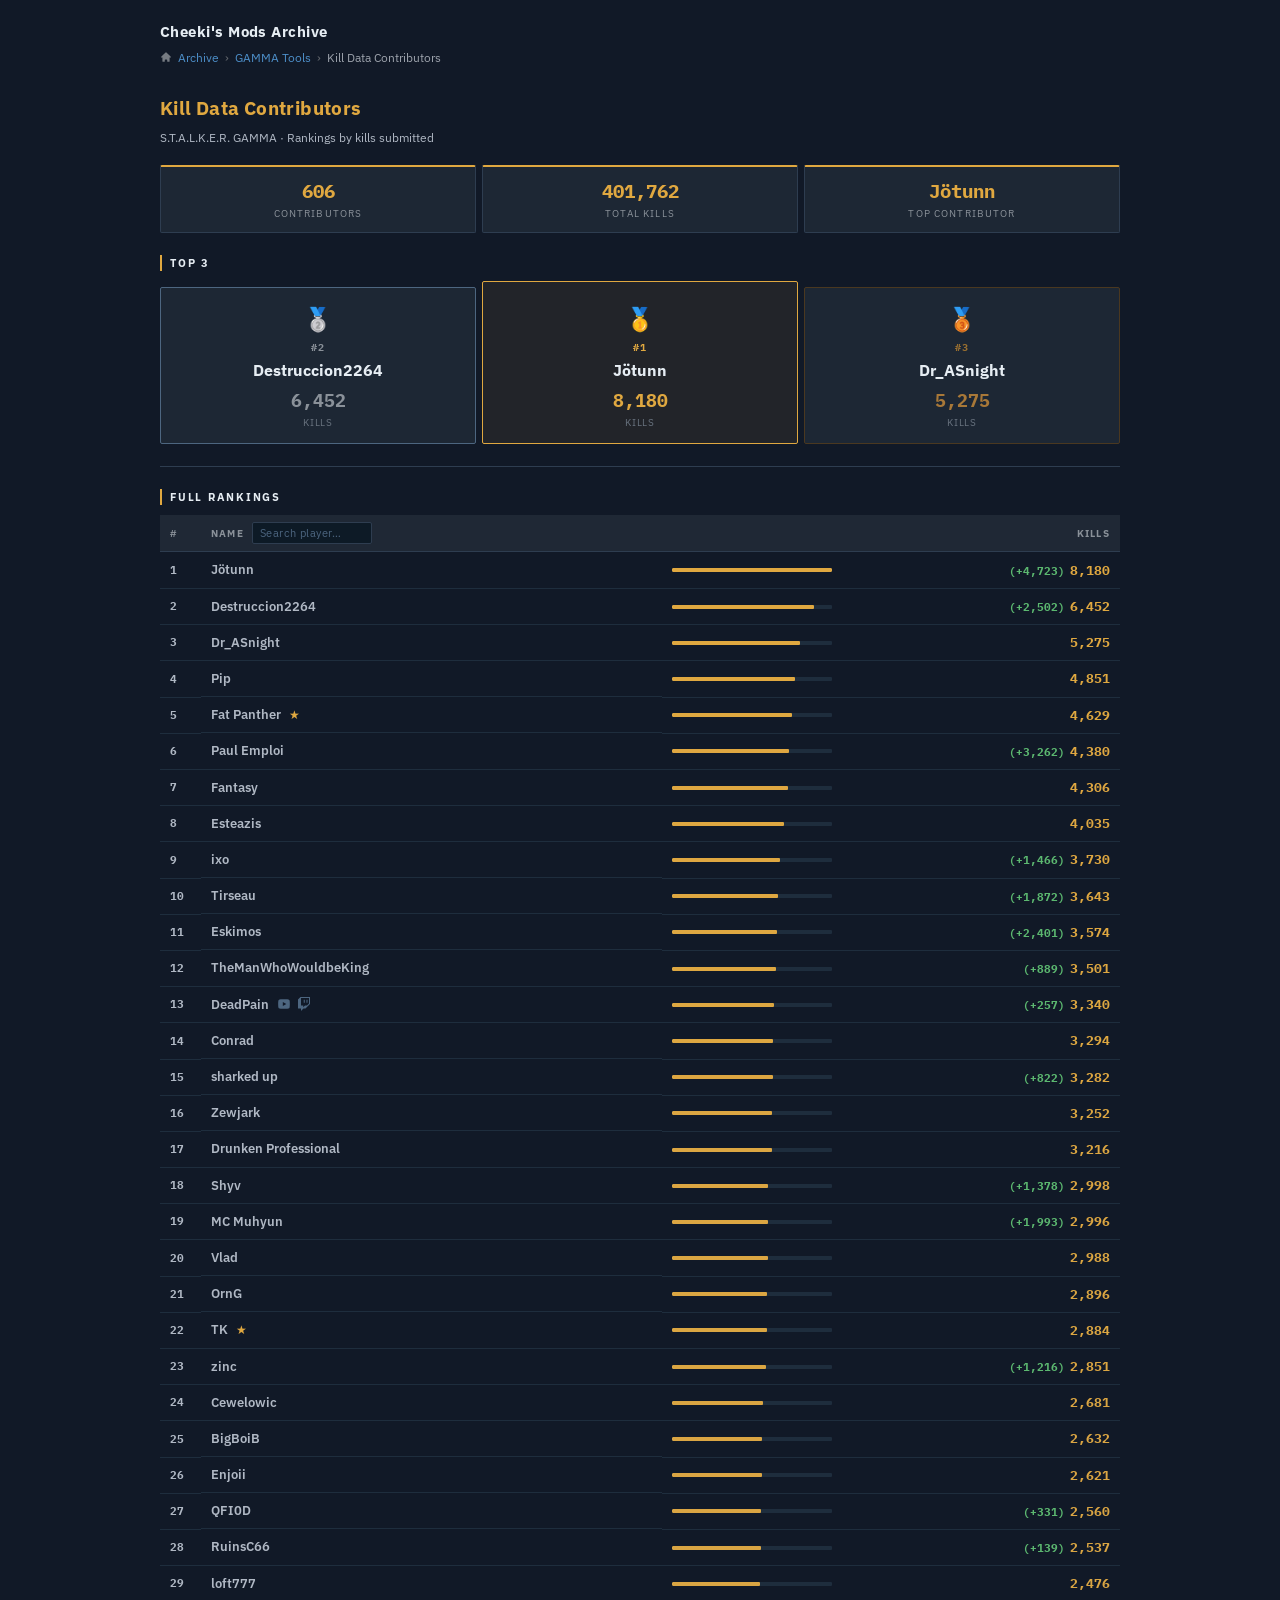
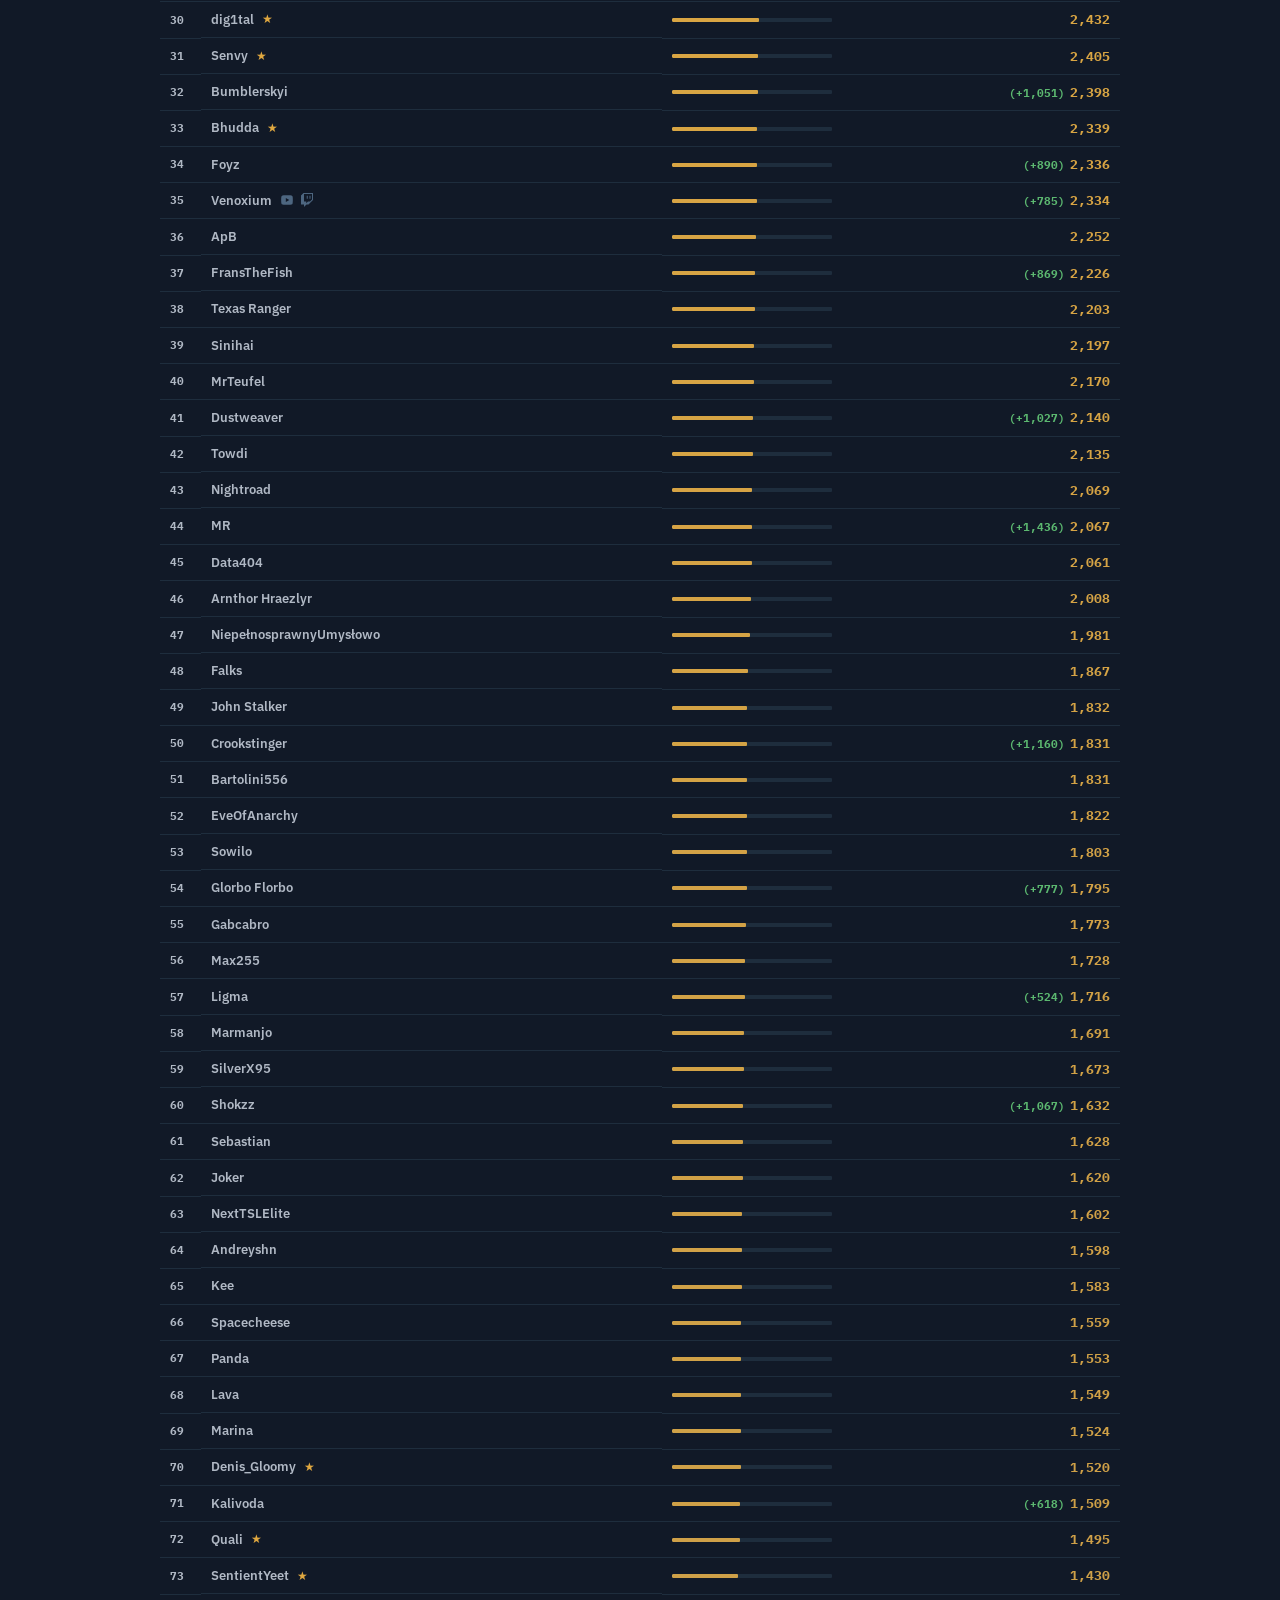
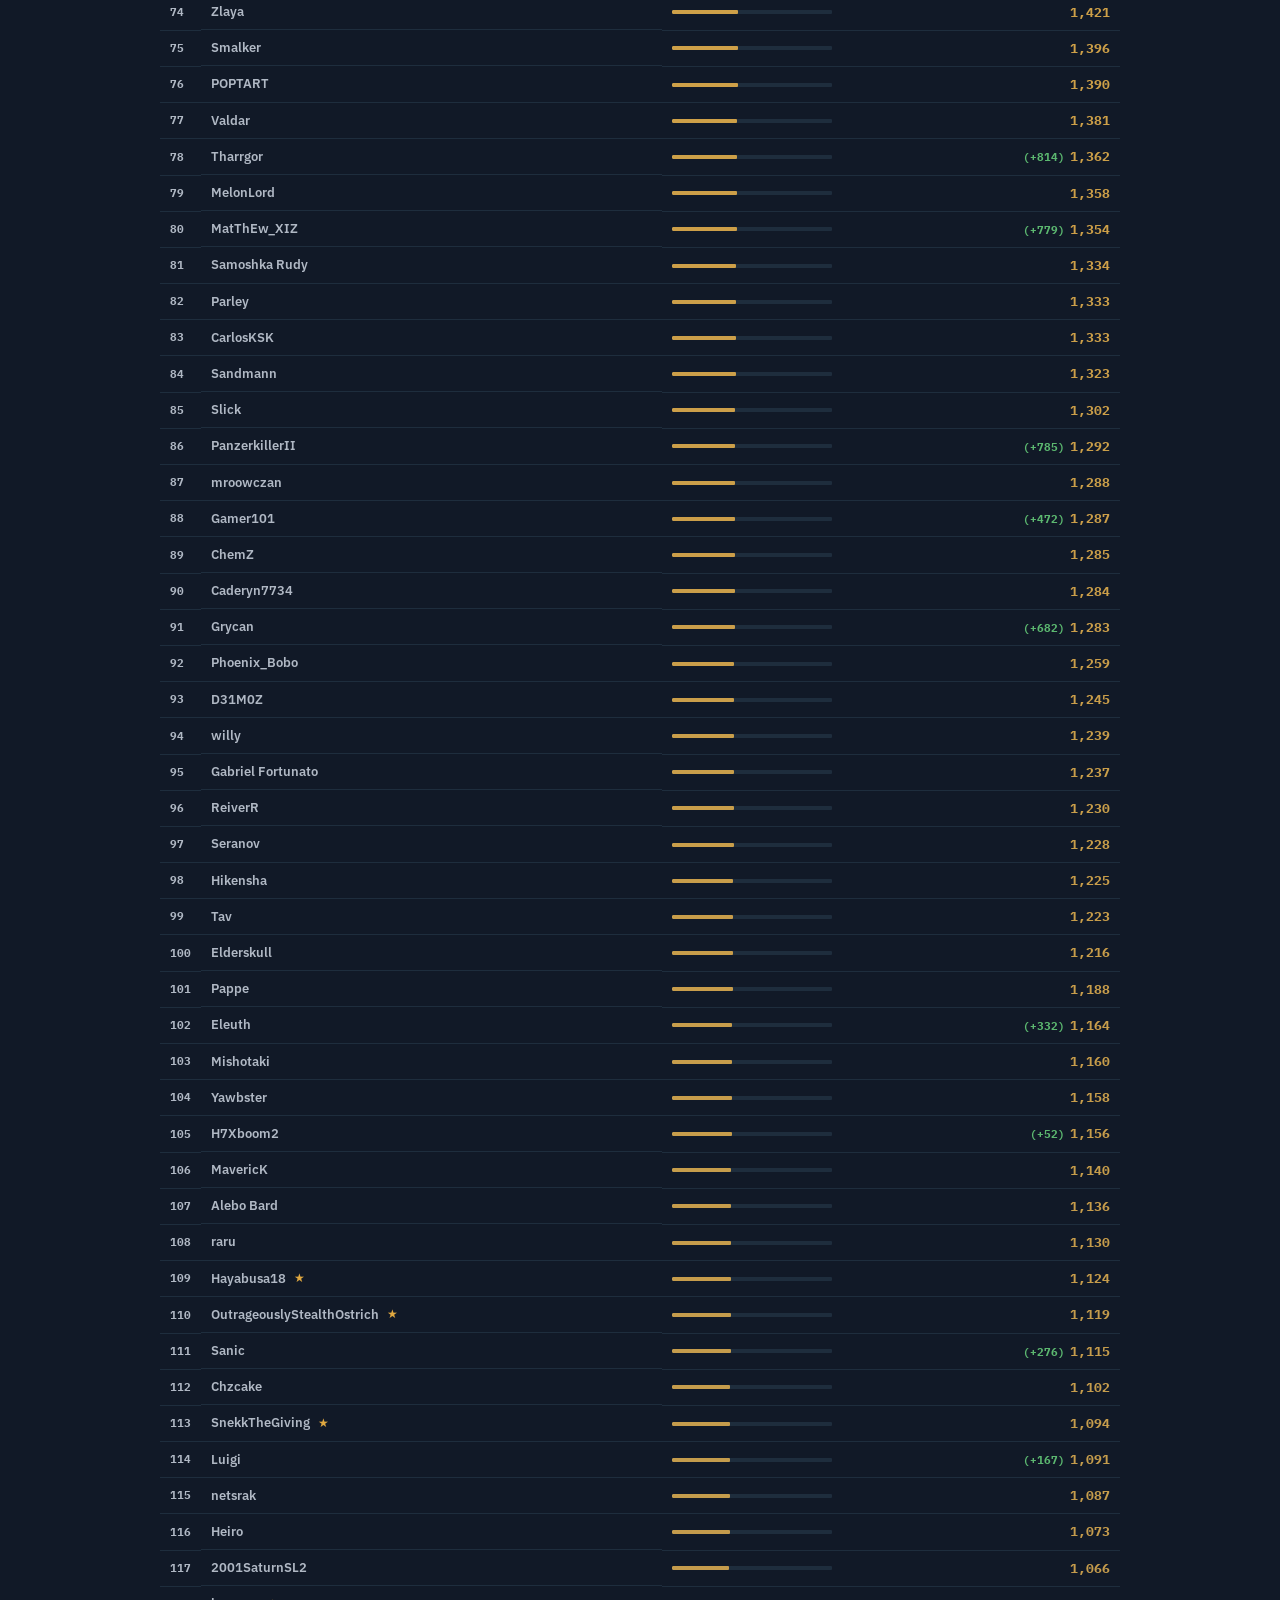
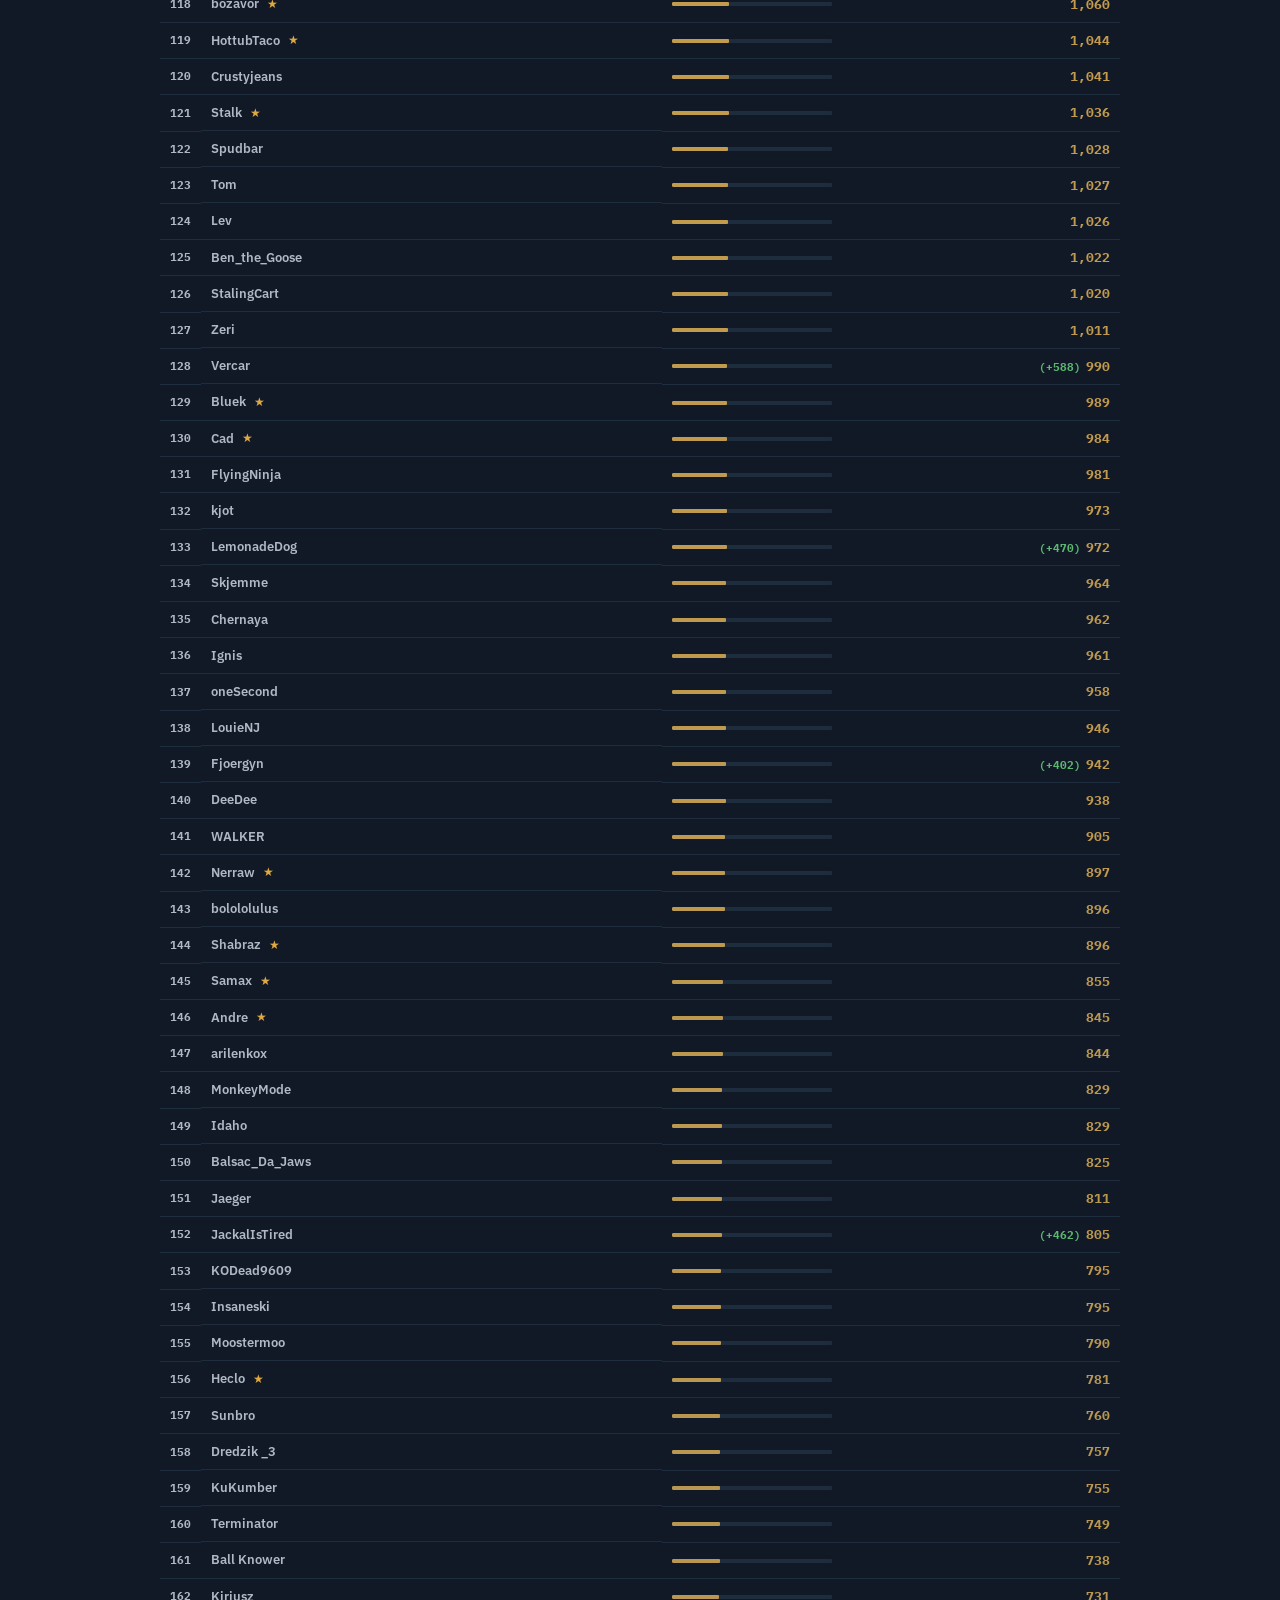
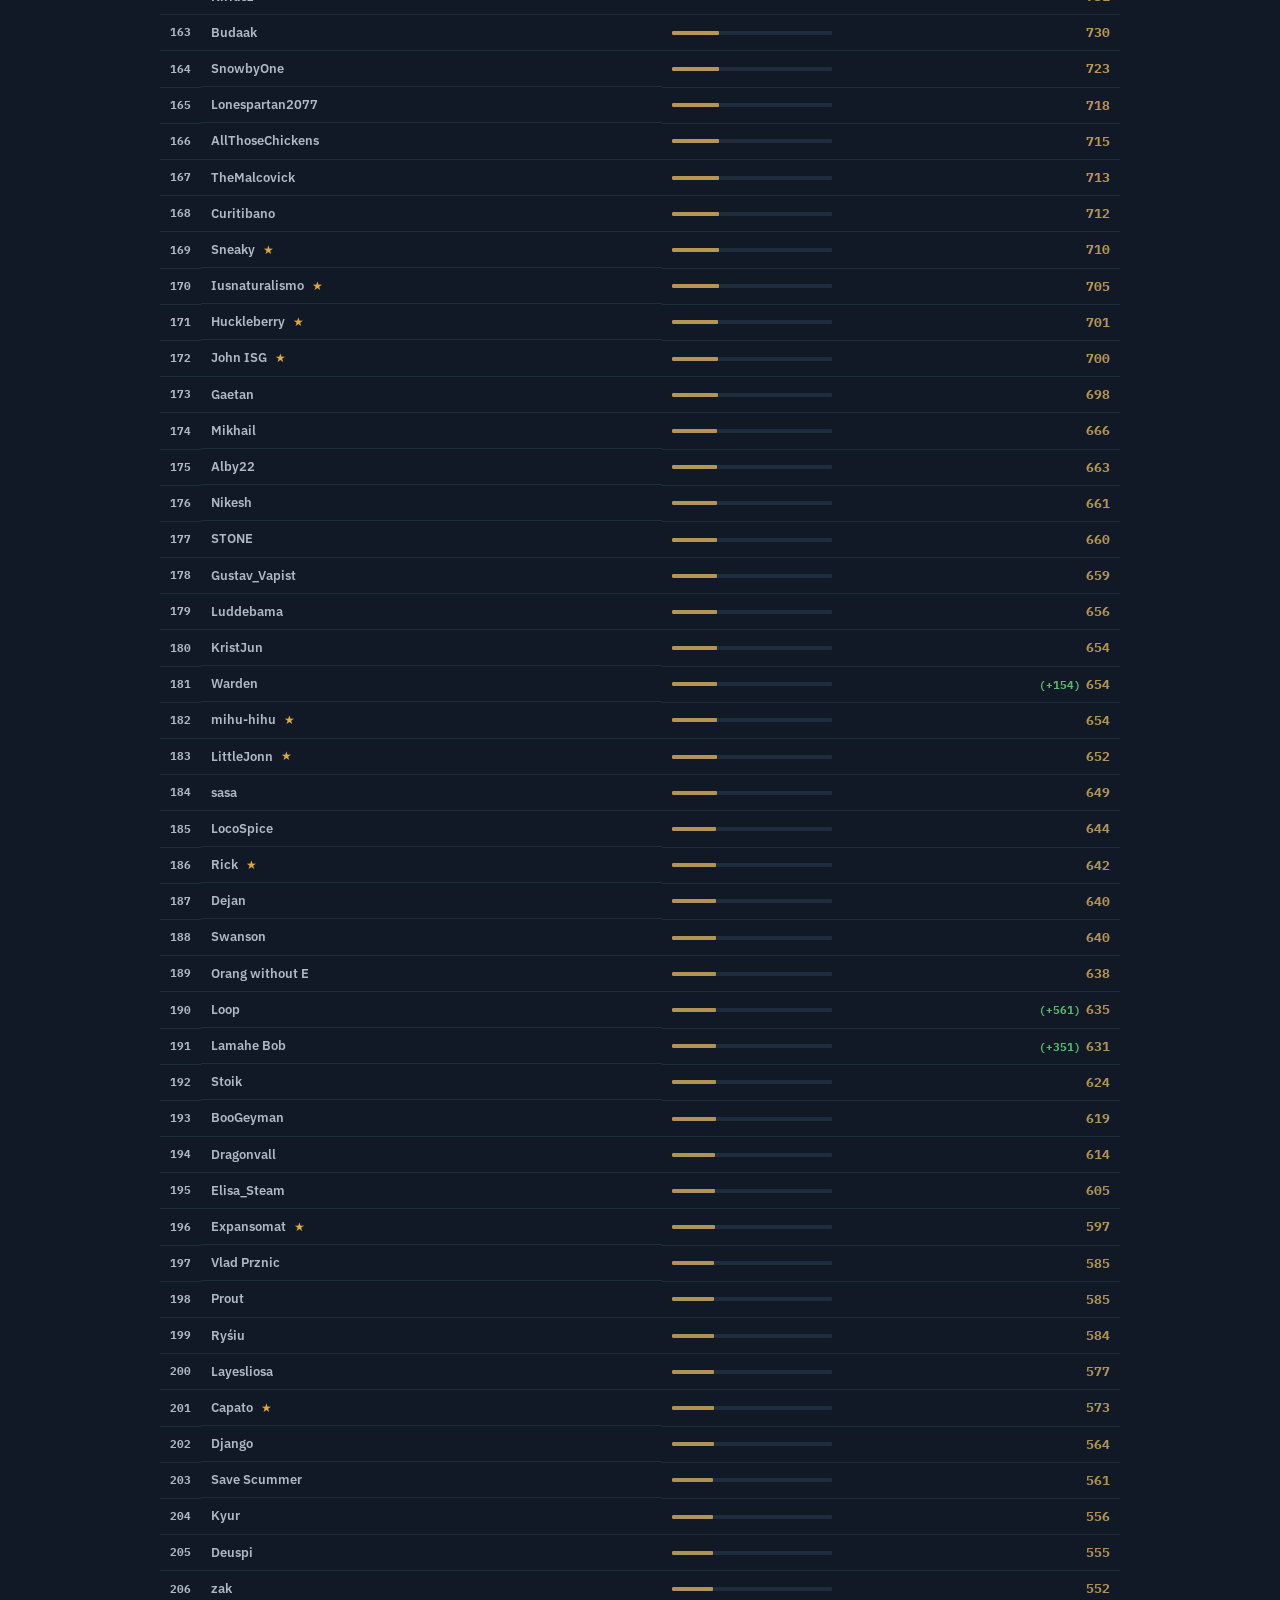
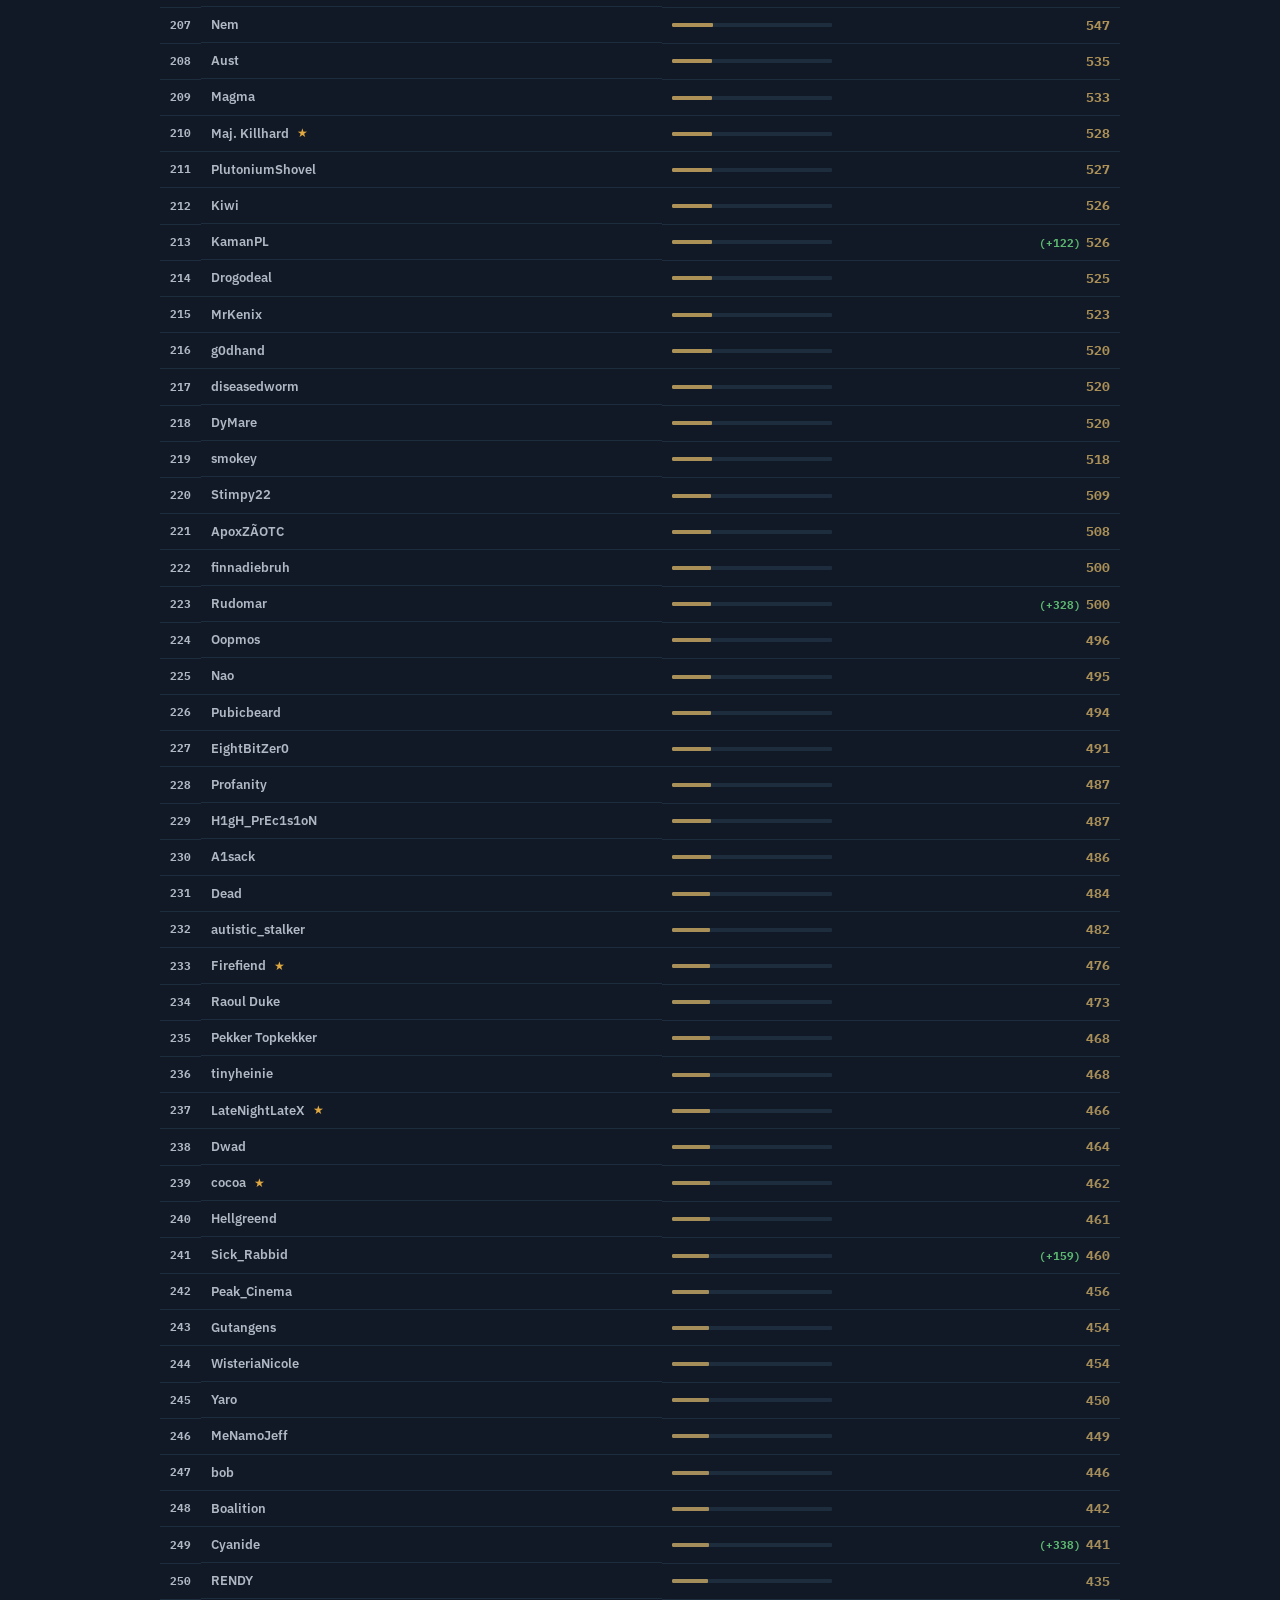
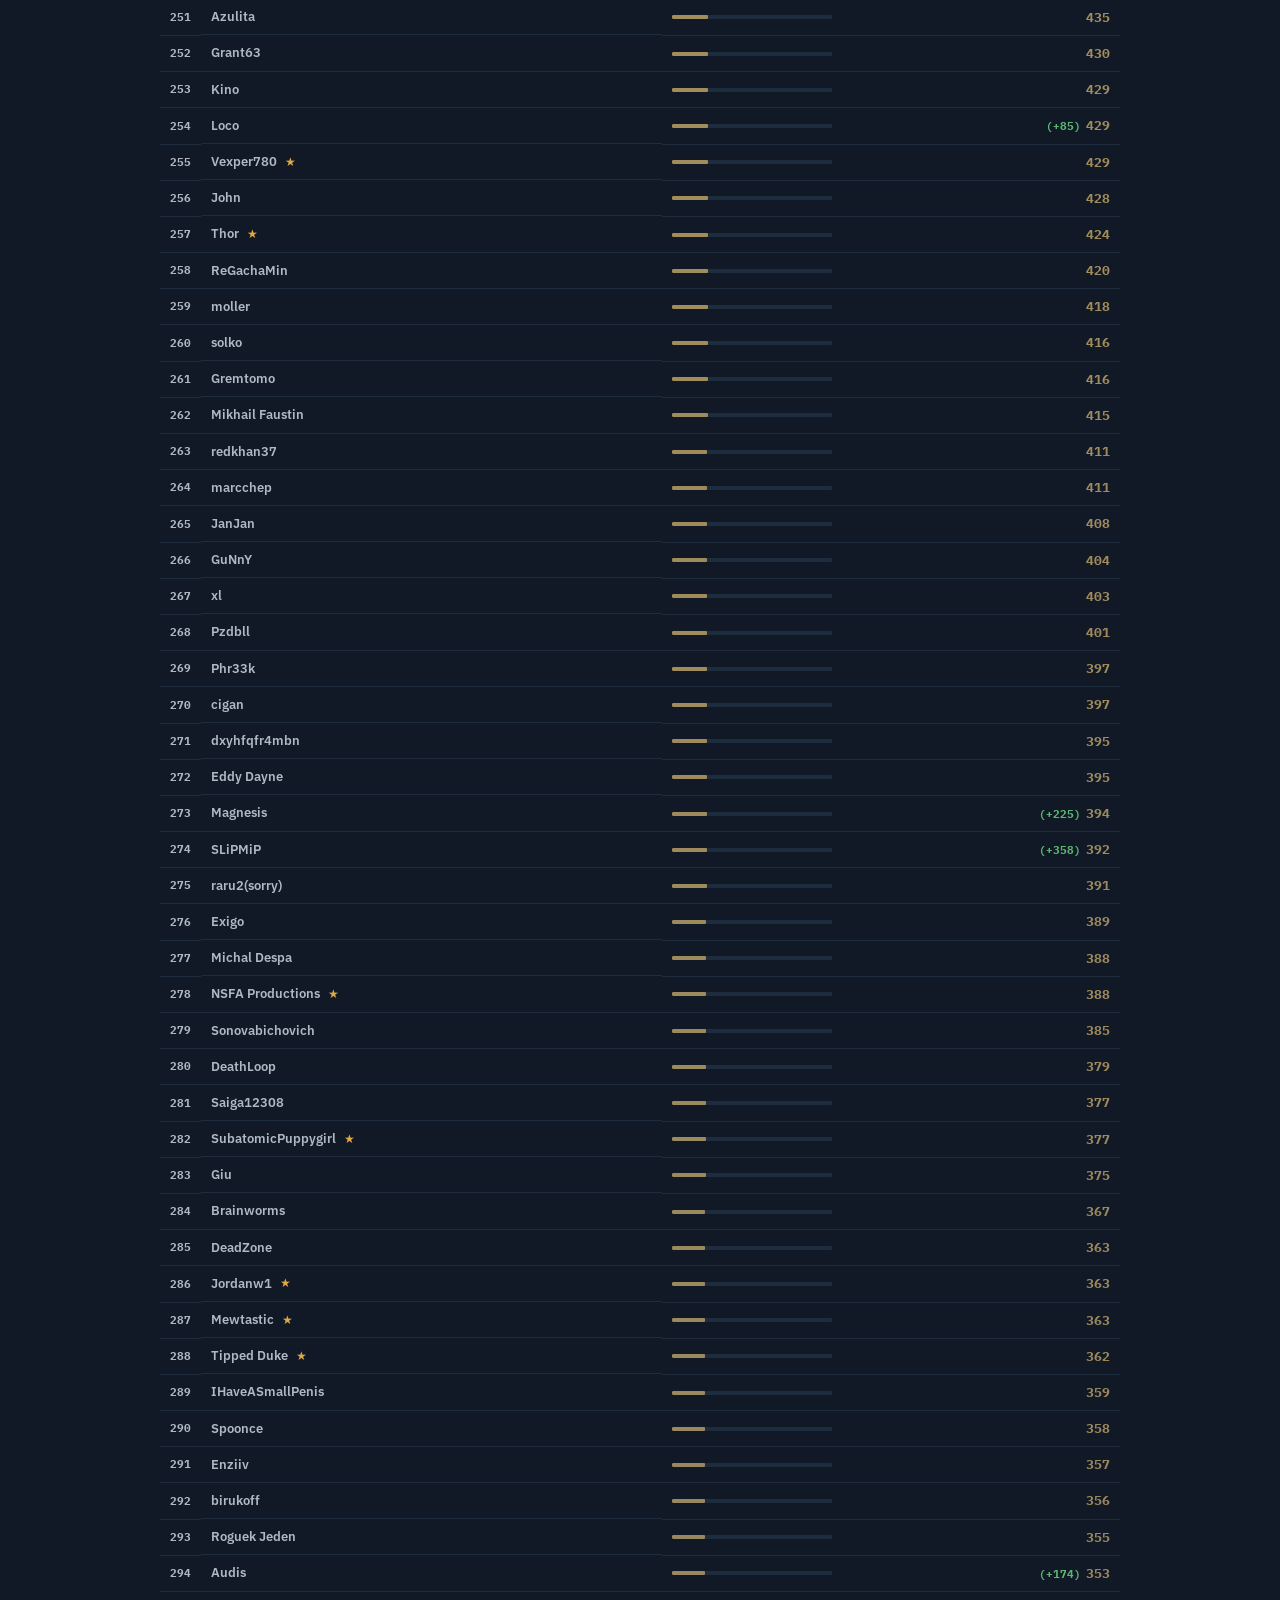
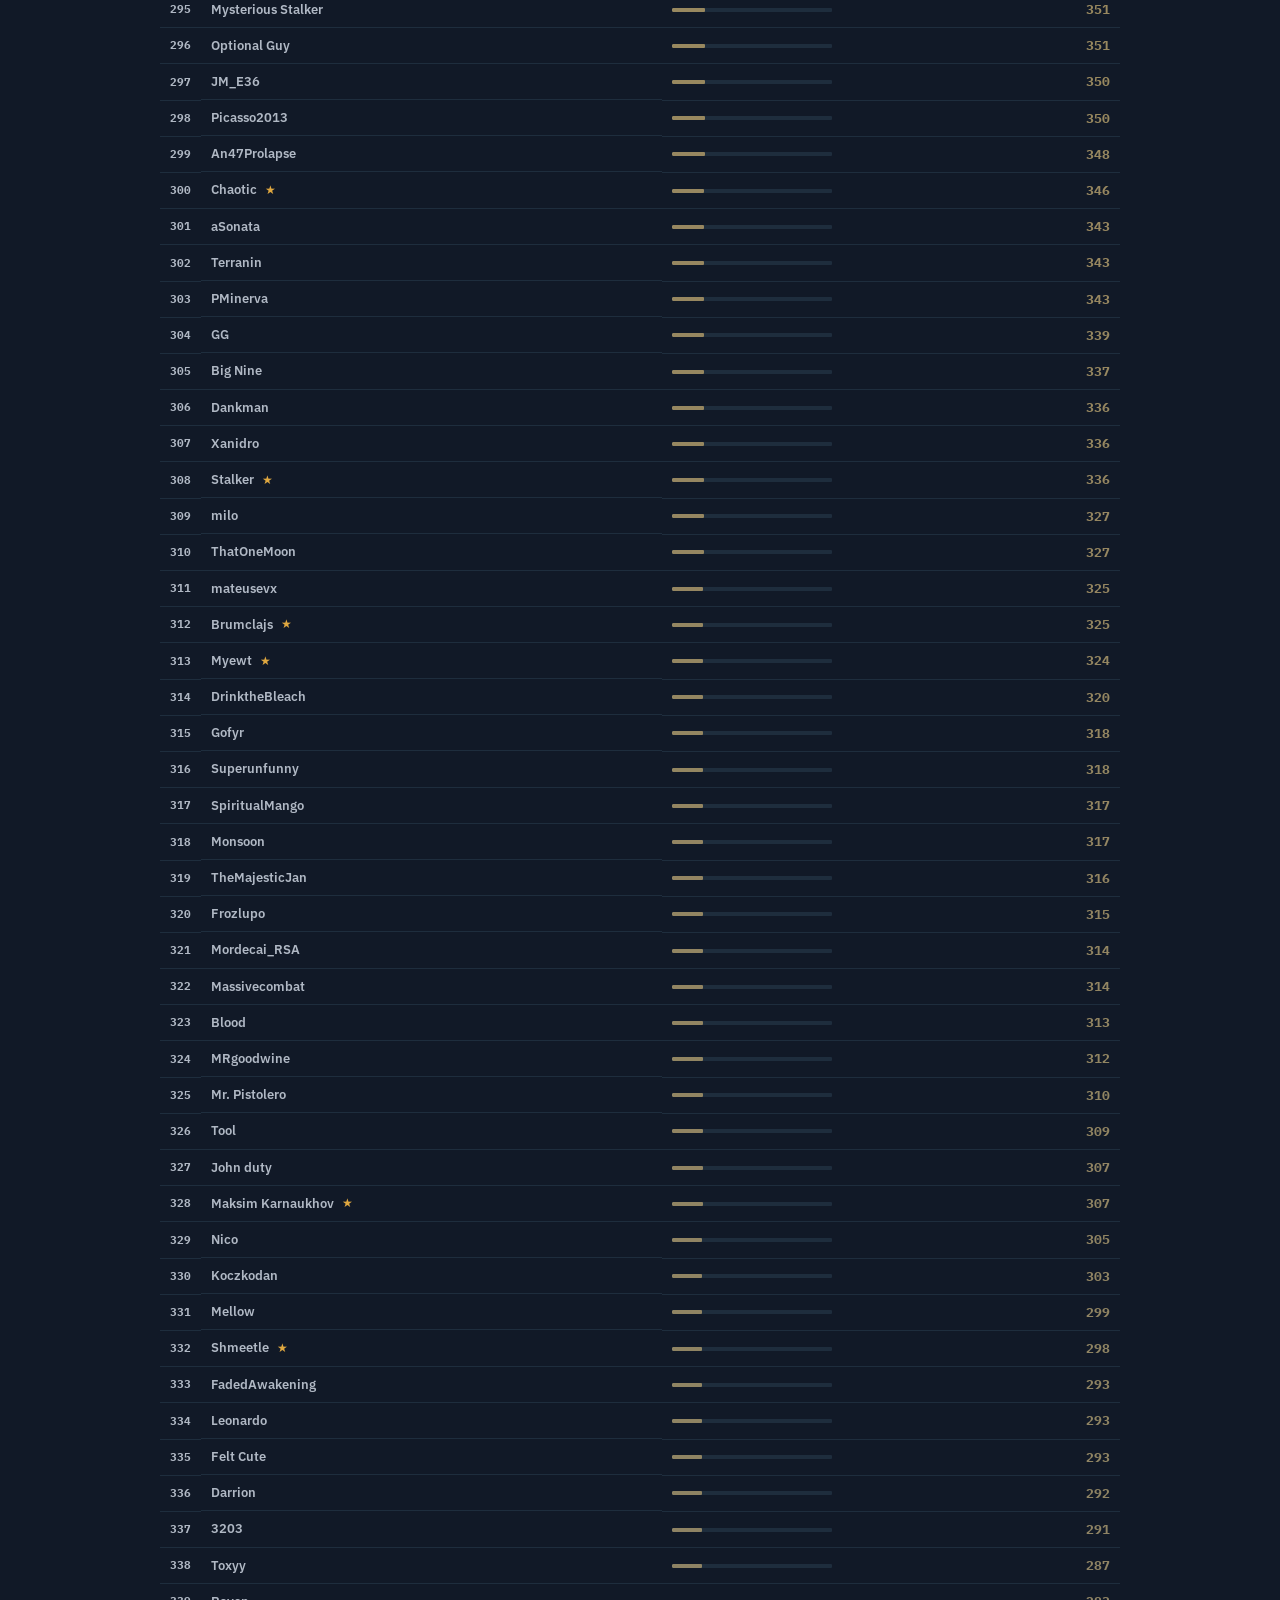
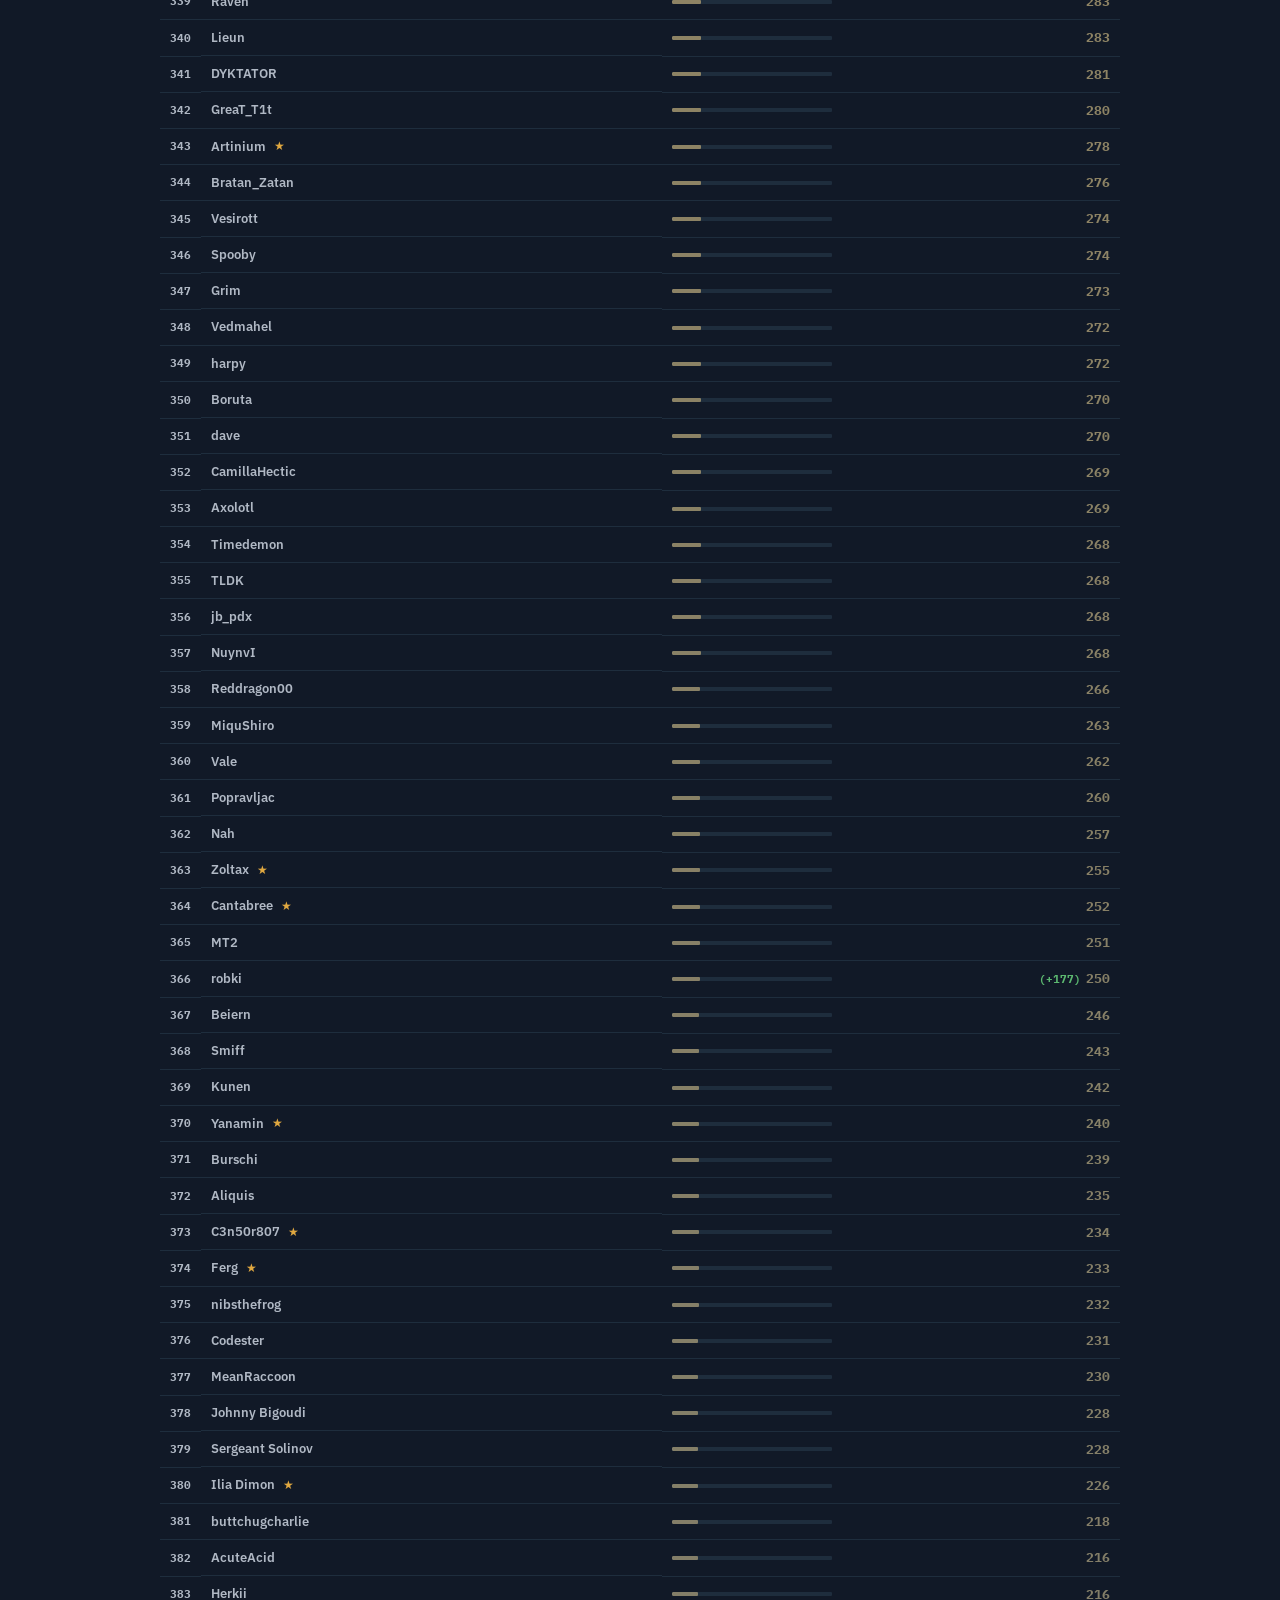
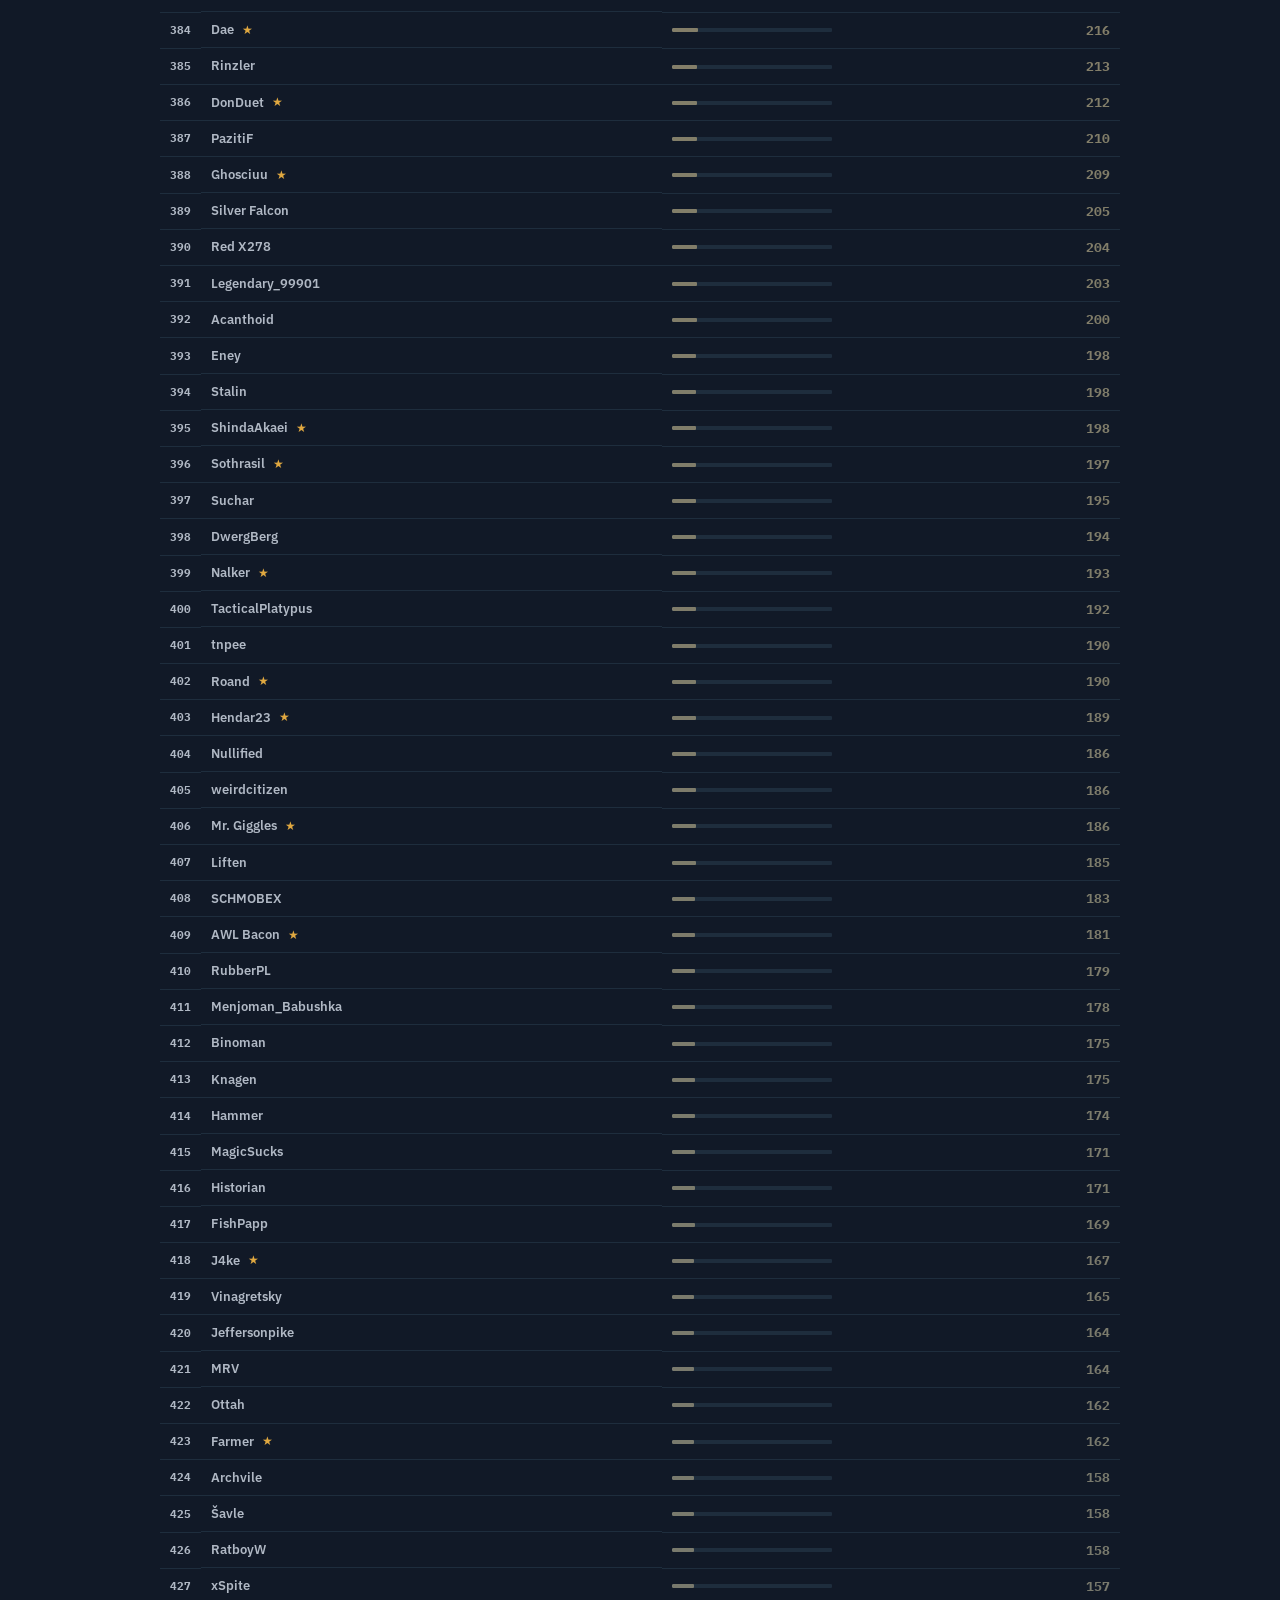
<file: GAMMA/kills_leaderboard.html>
<!DOCTYPE html>
<html lang="en">
<head>
<meta charset="UTF-8">
<meta name="viewport" content="width=device-width, initial-scale=1.0">
<meta http-equiv="Cache-Control" content="no-cache, no-store, must-revalidate">
<meta http-equiv="Pragma" content="no-cache">
<title>Kill Data Contributors | Cheeki's Mods Archive</title>
<style>
  @import url('https://fonts.googleapis.com/css2?family=IBM+Plex+Mono:wght@400;600;700&family=IBM+Plex+Sans:wght@400;500;600;700&display=swap');

  *, *::before, *::after { box-sizing: border-box; margin: 0; padding: 0; }
  html { scroll-behavior: smooth; }

  body {
    background: #111927;
    color: #d7dde3;
    font-family: 'IBM Plex Sans', 'Segoe UI', system-ui, sans-serif;
    font-size: 13px;
    line-height: 1.5;
    min-height: 100vh;
    padding: 20px;
  }

  a { color: #4d8fc9; text-decoration: none; transition: color 0.2s; }
  a:hover { color: #7bb8e8; }

  .container { max-width: 960px; margin: 0 auto; }

  /* ── Site header ── */
  .page-header { display: flex; justify-content: space-between; align-items: center; margin-bottom: 6px; gap: 12px; flex-wrap: wrap; }
  .site-title { font-size: 0.95rem; font-weight: 700; color: #e6edf3; cursor: pointer; transition: color 0.2s; letter-spacing: 0.03em; }
  .site-title:hover { color: #e0a840; }

  /* ── Breadcrumb ── */
  .breadcrumb { display: flex; align-items: center; gap: 6px; font-size: 0.72rem; margin-bottom: 18px; color: #767b82; }
  .breadcrumb a { color: #4d8fc9; }
  .breadcrumb-sep { color: #64686e; }

  /* ── Hero / page title ── */
  .hero { padding: 10px 0 18px; }
  .page-title { font-size: 1.2rem; font-weight: 700; color: #e0a840; margin-bottom: 5px; letter-spacing: 0.02em; }
  .page-subtitle { color: #b0b8c4; font-size: 0.78rem; }

  /* ── Section label ── */
  .section-label { font-size: 0.69rem; font-weight: 700; letter-spacing: 0.16em; text-transform: uppercase; color: #e6edf3; border-left: 2px solid #e0a840; padding-left: 8px; margin-bottom: 10px; }
  .section-divider { border: none; border-top: 1px solid #2e3d50; margin: 22px 0; }

  /* ── Summary strip ── */
  .summary-strip {
    display: grid;
    grid-template-columns: repeat(3, 1fr);
    gap: 6px;
    margin-bottom: 22px;
  }
  .summary-card {
    background: rgba(33, 43, 55, 0.8);
    border: 1px solid #2e3d50;
    border-top: 2px solid #e0a840;
    border-radius: 2px;
    padding: 10px 12px;
    text-align: center;
  }
  .summary-val {
    display: block;
    font-size: 1.2rem;
    font-weight: 700;
    color: #e0a840;
    font-variant-numeric: tabular-nums;
    font-family: 'IBM Plex Mono', 'Consolas', monospace;
  }
  .summary-lbl { font-size: 0.6rem; text-transform: uppercase; letter-spacing: 0.12em; color: #8a9199; margin-top: 2px; }

  /* ── Podium ── */
  .podium {
    display: grid;
    grid-template-columns: 1fr 1fr 1fr;
    gap: 6px;
    align-items: end;
    margin-bottom: 22px;
  }

  .podium-card {
    background: rgba(33, 43, 55, 0.8);
    border: 1px solid #2e3d50;
    border-radius: 2px;
    padding: 14px 12px 12px;
    text-align: center;
    position: relative;
    transition: border-color 0.2s;
  }

  .podium-card.rank-1 {
    border-color: #e0a840;
    background: rgba(224, 168, 64, 0.08);
    padding-top: 20px;
  }
  .podium-card.rank-2 { border-color: #4d6680; }
  .podium-card.rank-3 { border-color: #4a3820; }

  .podium-medal { font-size: 1.4rem; display: block; margin-bottom: 5px; }

  .podium-rank {
    font-size: 0.6rem;
    font-weight: 700;
    letter-spacing: 0.14em;
    text-transform: uppercase;
    margin-bottom: 4px;
    font-family: 'IBM Plex Mono', monospace;
  }
  .rank-1 .podium-rank { color: #e0a840; }
  .rank-2 .podium-rank { color: #8a9199; }
  .rank-3 .podium-rank { color: #9a7030; }

  .podium-name {
    font-size: 0.98rem;
    font-weight: 700;
    color: #e6edf3;
    margin-bottom: 4px;
    min-height: 1.1rem;
  }
  .podium-name.blank { color: #2a3545; font-style: italic; font-weight: 400; font-size: 0.8rem; }

  .podium-kills {
    font-size: 1.15rem;
    font-weight: 700;
    font-variant-numeric: tabular-nums;
    font-family: 'IBM Plex Mono', 'Consolas', monospace;
    display: block;
    margin-bottom: 2px;
  }
  .rank-1 .podium-kills { color: #e0a840; }
  .rank-2 .podium-kills { color: #8a9199; }
  .rank-3 .podium-kills { color: #a87838; }
  .podium-kills.blank { color: #2a3545; font-size: 0.875rem; font-weight: 400; font-style: italic; }

  .podium-kills-label { font-size: 0.6rem; letter-spacing: 0.1em; text-transform: uppercase; color: #6a7480; }

  /* ── Leaderboard table ── */
  .lb-table {
    width: 100%;
    border-collapse: collapse;
    font-size: 0.8rem;
  }

  .lb-table th {
    background: rgba(33, 43, 55, 0.9);
    color: #8a9199;
    font-size: 0.65rem;
    letter-spacing: 0.12em;
    text-transform: uppercase;
    padding: 7px 10px;
    text-align: left;
    border-bottom: 1px solid #2e3d50;
    font-weight: 700;
    font-family: 'IBM Plex Sans', sans-serif;
  }

  .lb-table th.right { text-align: right; }

  .lb-table td {
    padding: 8px 10px;
    border-bottom: 1px solid #1e2d3d;
    vertical-align: middle;
    color: #b0b8c4;
  }

  .lb-table tr:hover td { background: rgba(224, 168, 64, 0.04); }

  .lb-rank-num {
    font-size: 0.7rem;
    font-weight: 700;
    color: #4d6680;
    font-variant-numeric: tabular-nums;
    font-family: 'IBM Plex Mono', monospace;
    width: 36px;
  }

  .lb-name {
    color: #d8e0e8;
    font-weight: 600;
    display: flex;
    align-items: center;
    gap: 8px;
  }

  /* ── Social Links ── */
  .social-links { display: inline-flex; align-items: center; gap: 6px; }
  .social-icon { color: #4d6680; display: inline-flex; transition: color 0.2s, transform 0.2s; }
  .social-icon:hover { transform: scale(1.1); }
  .social-icon.yt:hover { color: #ef4444; }
  .social-icon.tw:hover { color: #a855f7; }
  .social-icon svg { width: 14px; height: 14px; fill: currentColor; }

  .lb-kills {
    text-align: right;
    font-weight: 700;
    font-variant-numeric: tabular-nums;
    font-family: 'IBM Plex Mono', 'Consolas', monospace;
  }

  .lb-bar-cell { width: 180px; padding-right: 14px; }

  .lb-bar-track {
    background: #1e2d3d;
    border-radius: 1px;
    height: 4px;
    overflow: hidden;
  }

  .lb-bar-fill {
    height: 100%;
    border-radius: 1px;
    transition: width 0.4s ease;
  }

  /* ── New-contributor star ── */
  .new-star {
    display: inline-flex;
    align-items: center;
    cursor: default;
    font-size: 0.75rem;
    color: #e0a840;
    position: relative;
    line-height: 1;
  }
  .new-star::after {
    content: 'New contributor!';
    position: absolute;
    bottom: calc(100% + 4px);
    left: 50%;
    transform: translateX(-50%);
    background: #1e2d3d;
    color: #e6edf3;
    border: 1px solid #2e3d50;
    border-radius: 2px;
    padding: 3px 10px;
    font-size: 0.65rem;
    white-space: nowrap;
    pointer-events: none;
    opacity: 0;
    transition: opacity 0.15s;
    z-index: 20;
    font-family: 'IBM Plex Sans', sans-serif;
    letter-spacing: 0.04em;
  }
  .new-star:hover::after { opacity: 1; }

  /* ── Kill-delta badge (+N) ── */
  .kills-delta {
    font-size: 0.68rem;
    font-weight: 700;
    color: #5cb870;
    font-family: 'IBM Plex Mono', 'Consolas', monospace;
    margin-left: 4px;
  }

  .podium-kills-delta {
    font-size: 0.72rem;
    font-weight: 700;
    color: #5cb870;
    font-family: 'IBM Plex Mono', 'Consolas', monospace;
    display: block;
    margin-top: 2px;
  }

  /* ── Search bar in header ── */
  .lb-search {
    background: #0d1a26;
    border: 1px solid #2e3d50;
    border-radius: 2px;
    color: #d7dde3;
    font-family: 'IBM Plex Sans', sans-serif;
    font-size: 0.68rem;
    letter-spacing: 0.04em;
    padding: 3px 7px;
    outline: none;
    width: 120px;
    transition: border-color 0.2s;
    vertical-align: middle;
  }
  .lb-search::placeholder { color: #4d6680; }
  .lb-search:focus { border-color: #e0a840; }


  @media (max-width: 600px) {
    .podium { grid-template-columns: 1fr; align-items: start; }
    .summary-strip { grid-template-columns: 1fr 1fr; }
    .lb-bar-cell { display: none; }
  }
</style>
</head>
<body>
<div class="container">

  <div class="page-header">
    <span class="site-title">Cheeki's Mods Archive</span>
  </div>

  <nav class="breadcrumb" aria-label="Breadcrumb">
    <svg fill="currentColor" viewBox="0 0 20 20" width="12" height="12" style="flex-shrink:0">
      <path d="M10.707 2.293a1 1 0 00-1.414 0l-7 7a1 1 0 001.414 1.414L4 10.414V17a1 1 0 001 1h2a1 1 0 001-1v-2a1 1 0 011-1h2a1 1 0 011 1v2a1 1 0 001 1h2a1 1 0 001-1v-6.586l.293.293a1 1 0 001.414-1.414l-7-7z"/>
    </svg>
    <a href="https://cheeki.zone">Archive</a>
    <span class="breadcrumb-sep">›</span>
    <a href="../index.html">GAMMA Tools</a>
    <span class="breadcrumb-sep">›</span>
    <span style="color:#9da3ac;">Kill Data Contributors</span>
  </nav>

  <div class="hero">
    <h1 class="page-title">Kill Data Contributors</h1>
    <p class="page-subtitle">S.T.A.L.K.E.R. GAMMA · Rankings by kills submitted</p>
  </div>

  <div class="summary-strip">
    <div class="summary-card">
      <span class="summary-val" id="total-contributors"></span>
      <div class="summary-lbl">Contributors</div>
    </div>
    <div class="summary-card">
      <span class="summary-val" id="total-kills"></span>
      <div class="summary-lbl">Total Kills</div>
    </div>
    <div class="summary-card">
      <span class="summary-val" id="top-contributor"></span>
      <div class="summary-lbl">Top Contributor</div>
    </div>
  </div>

  <div class="section-label">Top 3</div>
  <div class="podium" id="podium"></div>

  <hr class="section-divider">

  <div class="section-label">Full Rankings</div>
  <table class="lb-table">
    <thead>
      <tr>
        <th>#</th>
        <th><span style="display:inline-flex; align-items:center; gap:8px;">Name <input class="lb-search" id="lb-search" type="search" placeholder="Search player…" oninput="filterTable(this.value)"></span></th>
        <th class="lb-bar-cell"></th>
        <th class="right">Kills</th>
      </tr>
    </thead>
    <tbody id="lb-tbody"></tbody>
  </table>

</div>

<script>
// ============================================================
const CONTRIBUTORS = [
  { name: "Cheekitos",       kills: 4826,  organizer: true },
  { name: "Archvile",        kills: 158, legacy: 48    },
  { name: "DeadPain",        kills: 3340, legacy: 1755, newKills: 257, youtube: "https://www.youtube.com/@DeadPain121", twitch: "https://www.twitch.tv/dead_pain" },
  { name: "Bigdaddy",        kills: 140   },
  { name: "Jeffersonpike",   kills: 164   },
  { name: "Vlad",            kills: 2988, legacy: 664   },
  { name: "Firemoth",        kills: 18    },
  { name: "LemonadeDog",     kills: 972, legacy: 158, newKills: 470   },
  { name: "Spacecheese",     kills: 1559  },
  { name: "Yaro",            kills: 450   },
  { name: "Boalition",       kills: 442   },
  { name: "Samoshka Rudy",   kills: 1334  },
  { name: "Kyur",            kills: 556, legacy: 319   },
  { name: "An47Prolapse",    kills: 348   },
  { name: "Enjoii",          kills: 2621, legacy: 2518  },
  { name: "EveOfAnarchy",    kills: 1822  },
  { name: "Andreyshn",       kills: 1598  },
  { name: "MrSmitty",        kills: 20    },
  { name: "BorsukRzeczny",   kills: 13    },
  { name: "LouieNJ",         kills: 946, legacy: 542   },
  { name: "UJoE7",           kills: 112   },
  { name: "Zewjark",         kills: 3252  },
  { name: "Nem",             kills: 547   },
  { name: "Skjemme",         kills: 964   },
  { name: "Mishotaki",       kills: 1160, legacy: 252   },
  { name: "MRgoodwine",      kills: 312   },
  { name: "DeadZone",        kills: 363   },
  { name: "Vedmahel",        kills: 272   },
  { name: "Fantasy",         kills: 4306  },
  { name: "MrTeufel",        kills: 2170, legacy: 1083  },
  { name: "BigBoiB",         kills: 2632  },
  { name: "MelonLord",       kills: 1358, legacy: 103   },
  { name: "Grant63",         kills: 430   },
  { name: "GuNnY",           kills: 404   },
  { name: "XT19",            kills: 144   },
  { name: "Grycan",          kills: 1283, legacy: 345, newKills: 682   },
  { name: "Parley",          kills: 1333  },
  { name: "Timedemon",       kills: 268   },
  { name: "Shyv",            kills: 2998, legacy: 1620, newKills: 1378  },
  { name: "Deuspi",          kills: 555   },
  { name: "Vlad Prznic",     kills: 585   },
  { name: "ChemZ",           kills: 1285  },
  { name: "Jötunn",          kills: 8180, legacy: 952, newKills: 4723   },
  { name: "Zlaya",           kills: 1421  },
  { name: "Patrick",         kills: 104   },
  { name: "Dr_ASnight",      kills: 5275, legacy: 2177  },
  { name: "RuinsC66",        kills: 2537, legacy: 1308, newKills: 139  },
  { name: "SnowbyOne",       kills: 723   },
  { name: "Roguek Jeden",    kills: 355   },
  { name: "Eskimos",   	     kills: 3574, legacy: 983, newKills: 2401   },
  { name: "Crookstinger",    kills: 1831, legacy: 671, newKills: 1160   },
  { name: "MR",    	         kills: 2067, legacy: 347, newKills: 1436   },
  { name: "H7Xboom2",        kills: 1156, legacy: 51, newKills: 52    },
  { name: "Destruccion2264",                  kills: 6452, legacy: 945, newKills: 2502  },
  { name: "Mysterious Stalker",               kills: 351  },
  { name: "Drunken Professional",             kills: 3216, legacy: 2448 },
  { name: "Azrael",                  kills: 36, legacy: 0   },
  { name: "Blue_maple",              kills: 57, legacy: 0   },
  { name: "Boris Borisovich",        kills: 25, legacy: 0   },
  { name: "cardboardmunchersupreme", kills: 101, legacy: 0   },
  { name: "DwergBerg",               kills: 194, legacy: 0   },
  { name: "dxyhfqfr4mbn",            kills: 395, legacy: 0   },
  { name: "Dyttii",                  kills: 148, legacy: 0   },
  { name: "GreaT_T1t",               kills: 280, legacy: 0   },
  { name: "Huntress",                kills: 38, legacy: 0   },
  { name: "Jajolomac",               kills: 57, legacy: 0   },
  { name: "Johnny Bigoudi",          kills: 228, legacy: 0   },
  { name: "Mose",                    kills: 131, legacy: 0   },
  { name: "Nightroad",               kills: 2069, legacy: 0   },
  { name: "Redphoenix",              kills: 131, legacy: 0   },
  { name: "AcuteAcid",               kills: 216, legacy: 0   },
  { name: "Nyarlathotep",            kills: 151, legacy: 0   },
  { name: "Phr33k",                  kills: 397, legacy: 0   },
  { name: "redkhan37",               kills: 411, legacy: 0   },
  { name: "FlyingNinja",             kills: 981, legacy: 0   },
  { name: "Saiga12308",              kills: 377, legacy: 0   },
  { name: "Curitibano",              kills: 712, legacy: 0   },
  { name: "loft777",                 kills: 2476, legacy: 0   },
  { name: "TLDK",                    kills: 268, legacy: 0   },
  { name: "Drogodeal",               kills: 525, legacy: 0   },
  { name: "Audis",                   kills: 353, legacy: 0, newKills: 174   },
  { name: "Bumblerskyi",             kills: 2398, legacy: 0, newKills: 1051   },
  { name: "thegoblinking",           kills: 78, legacy: 0   },
  { name: "Endy",                    kills: 57, legacy: 0   },
  { name: "Bartolini556",            kills: 1831, legacy: 0   },
  { name: "IHaveASmallPenis",        kills: 359, legacy: 0   },
  { name: "Intuniv_4mg",             kills: 131, legacy: 0   },
  { name: "Layesliosa",              kills: 577, legacy: 0   },
  { name: "milo",                    kills: 327, legacy: 0   },
  { name: "sugi",                    kills: 49, legacy: 0   },
  { name: "birukoff",                kills: 356, legacy: 0   },
  { name: "Krnjajic",                kills: 91, legacy: 0   },
  { name: "zak",                     kills: 552, legacy: 0   },
  { name: "FishPapp",                kills: 169, legacy: 0   },
  { name: "Headache",                kills: 16, legacy: 0   },
  { name: "MagicSucks",              kills: 171, legacy: 0   },
  { name: "Pip",                     kills: 4851, legacy: 0   },
  { name: "PlutoniumShovel",         kills: 527, legacy: 0   },
  { name: "ixo",                     kills: 3730, legacy: 0, newKills: 1466   },
  { name: "Mordecai_RSA",            kills: 314, legacy: 0   },
  { name: "PazitiF",                 kills: 210, legacy: 0   },
  { name: "solko",                   kills: 416, legacy: 0   },
  { name: "Spudbar",                 kills: 1028, legacy: 0   },
  { name: "Nikesh",                  kills: 661, legacy: 0   },
  { name: "Red X278",                kills: 204, legacy: 0   },
  { name: "Tav",                     kills: 1223, legacy: 0   },
  { name: "Aliquis",                 kills: 235, legacy: 0   },
  { name: "DYKTATOR",                kills: 281, legacy: 0   },
  { name: "KuKumber",                kills: 755, legacy: 0   },
  { name: "Ordijur",                 kills: 102, legacy: 0   },
  { name: "Ryśiu",                   kills: 584, legacy: 0   },
  { name: "Alexey Yabloko",          kills: 1, legacy: 0   },
  { name: "Ario",                    kills: 15, legacy: 0   },
  { name: "aSonata",                 kills: 343, legacy: 0   },
  { name: "Atronarh",                kills: 69, legacy: 0   },
  { name: "Bartholomew",             kills: 24, legacy: 0   },
  { name: "Black Gold",              kills: 3, legacy: 0   },
  { name: "Carpiy",                  kills: 0, legacy: 0   },
  { name: "CLUBN1NJA",               kills: 1, legacy: 0   },
  { name: "Delta",                   kills: 31, legacy: 0   },
  { name: "Greydra",                 kills: 102, legacy: 0   },
  { name: "jowtro",                  kills: 9, legacy: 0   },
  { name: "Major Payne",             kills: 17, legacy: 0   },
  { name: "NiepełnosprawnyUmysłowo", kills: 1981, legacy: 0   },
  { name: "Pappe",                   kills: 1188, legacy: 0   },
  { name: "Sandmann",                kills: 1323, legacy: 0   },
  { name: "SilverX95",               kills: 1673, legacy: 0   },
  { name: "Vortex",                  kills: 61, legacy: 0   },
  { name: "yosh",                    kills: 76, legacy: 0   },
  { name: "Zaymond",                 kills: 40, legacy: 0   },
  { name: "arilenkox",               kills: 844, legacy: 0   },
  { name: "CamillaHectic",           kills: 269, legacy: 0   },
  { name: "Massivecombat",           kills: 314, legacy: 0   },
  { name: "MrKenix",                 kills: 523, legacy: 0   },
  { name: "Nico",                    kills: 305, legacy: 0   },
  { name: "poisonpear",              kills: 71, legacy: 0   },
  { name: "Qudack",                  kills: 100, legacy: 0   },
  { name: "StalingCart",             kills: 1020, legacy: 0   },
  { name: "Suchar",                  kills: 195, legacy: 0   },
  { name: "zinc",                    kills: 2851, legacy: 0, newKills: 1216   },
  { name: "Anasn",                   kills: 33, legacy: 0   },
  { name: "Blitzwind",               kills: 35, legacy: 0   },
  { name: "Daium",                   kills: 56, legacy: 0   },
  { name: "Dragonvall",              kills: 614, legacy: 0   },
  { name: "FadedAwakening",          kills: 293, legacy: 0   },
  { name: "Helios",                  kills: 145, legacy: 0, newKills: 84   },
  { name: "Historian",               kills: 171, legacy: 0   },
  { name: "Ignis",                   kills: 961, legacy: 0   },
  { name: "jb_pdx",                  kills: 268, legacy: 0   },
  { name: "Joker1661",               kills: 17, legacy: 0   },
  { name: "Kebab",                   kills: 9, legacy: 0   },
  { name: "KePeL",                   kills: 2, legacy: 0   },
  { name: "Lonespartan2077",         kills: 718, legacy: 0   },
  { name: "martin199",               kills: 149, legacy: 0   },
  { name: "Nomad",                   kills: 58, legacy: 0   },
  { name: "Rowman683",               kills: 49, legacy: 0   },
  { name: "RubberPL",                kills: 179, legacy: 0   },
  { name: "Sam",                     kills: 1, legacy: 0   },
  { name: "Smiff",                   kills: 243, legacy: 0   },
  { name: "StalkerL",                kills: 58, legacy: 0   },
  { name: "xSpite",                  kills: 157, legacy: 0   },
  { name: "Adelta",                  kills: 43, legacy: 0   },
  { name: "ApB",                     kills: 2252, legacy: 0   },
  { name: "Axolotl",                 kills: 269, legacy: 0   },
  { name: "Burschi",                 kills: 239, legacy: 0   },
  { name: "CarlosKSK",               kills: 1333, legacy: 0   },
  { name: "Darrion",                 kills: 292, legacy: 0   },
  { name: "Dredzik _3",              kills: 757, legacy: 0   },
  { name: "DrinktheBleach",          kills: 320, legacy: 0   },
  { name: "Eney",                    kills: 198, legacy: 0   },
  { name: "Falks",                   kills: 1867, legacy: 0   },
  { name: "Foyz",                    kills: 2336, legacy: 0, newKills: 890   },
  { name: "freedominator",           kills: 46, legacy: 0   },
  { name: "Hellgreend",              kills: 461, legacy: 0   },
  { name: "John Stalker",            kills: 1832, legacy: 0   },
  { name: "Kee",                     kills: 1583, legacy: 0   },
  { name: "Kiwi",                    kills: 526, legacy: 0   },
  { name: "KristJun",                kills: 654, legacy: 0   },
  { name: "Mr. Pistolero",           kills: 310, legacy: 0   },
  { name: "ph",                      kills: 72, legacy: 0   },
  { name: "Phobos12",                kills: 115, legacy: 0   },
  { name: "SaltyDishrag",            kills: 114, legacy: 0   },
  { name: "Sowilo",                  kills: 1803, legacy: 0   },
  { name: "Stalin",                  kills: 198, legacy: 0   },
  { name: "Stanky Mike",             kills: 89, legacy: 0   },
  { name: "TheManWhoWouldbeKing",    kills: 3501, legacy: 0, newKills: 889   },
  { name: "TrashDotExe",             kills: 73, legacy: 0   },
  { name: "Valdar",                  kills: 1381, legacy: 0   },
  { name: "Vinagretsky",             kills: 165, legacy: 0   },
  { name: "Yawbster",                kills: 1158, legacy: 0   },
  { name: "Arnthor Hraezlyr",        kills: 2008, legacy: 0   },
  { name: "Aust",                    kills: 535, legacy: 0   },
  { name: "Ball Knower",             kills: 738, legacy: 0   },
  { name: "Brainworms",              kills: 367, legacy: 0   },
  { name: "Cewelowic",               kills: 2681, legacy: 0   },
  { name: "Cyanide",                 kills: 441, legacy: 0, newKills: 338   },
  { name: "D31M0Z",                  kills: 1245, legacy: 0   },
  { name: "D3rpYy",                  kills: 33, legacy: 0   },
  { name: "Data404",                 kills: 2061, legacy: 0   },
  { name: "Dejan",                   kills: 640, legacy: 0   },
  { name: "EJdude",                  kills: 88, legacy: 0   },
  { name: "Elderskull",              kills: 1216, legacy: 0   },
  { name: "Esteazis",                kills: 4035, legacy: 0   },
  { name: "Fjoergyn",                kills: 942, legacy: 0, newKills: 402   },
  { name: "FransTheFish",            kills: 2226, legacy: 0, newKills: 869   },
  { name: "Hairyfry",                kills: 57, legacy: 0   },
  { name: "Half",                    kills: 88, legacy: 0   },
  { name: "Hikensha",                kills: 1225, legacy: 0   },
  { name: "Magma",                   kills: 533, legacy: 0   },
  { name: "MavericK",                kills: 1140, legacy: 0   },
  { name: "MonkeyMode",              kills: 829, legacy: 0   },
  { name: "MRV",                     kills: 164, legacy: 0   },
  { name: "MUSHI9609",               kills: 4, legacy: 0   },
  { name: "OrnG",                    kills: 2896, legacy: 0   },
  { name: "Ottah",                   kills: 162, legacy: 0   },
  { name: "Permarin1",               kills: 76, legacy: 0   },
  { name: "Pubicbeard",              kills: 494, legacy: 0   },
  { name: "QFI0D",                   kills: 2560, legacy: 0, newKills: 331   },
  { name: "sasa",                    kills: 649, legacy: 0   },
  { name: "SavedKriss",              kills: 14, legacy: 0   },
  { name: "sergio_stk",              kills: 95, legacy: 0   },
  { name: "Sick_Rabbid",             kills: 460, legacy: 0, newKills: 159   },
  { name: "Slick",                   kills: 1302, legacy: 0   },
  { name: "Slugmakcat",              kills: 10, legacy: 0   },
  { name: "Spoonce",                 kills: 358, legacy: 0   },
  { name: "Stimpy22",                kills: 509, legacy: 0   },
  { name: "Terranin",                kills: 343, legacy: 0   },
  { name: "Yanguski",                kills: 130, legacy: 0   },
  { name: "2001SaturnSL2",           kills: 1066, legacy: 0   },
  { name: "A1sack",                  kills: 486, legacy: 0   },
  { name: "Alebo Bard",              kills: 1136, legacy: 0   },
  { name: "Bazare",                  kills: 11, legacy: 0   },
  { name: "Big Nine",                kills: 337, legacy: 0   },
  { name: "Blood",                   kills: 313, legacy: 0   },
  { name: "bob",                     kills: 446, legacy: 0   },
  { name: "Boruta",                  kills: 270, legacy: 0   },
  { name: "Breh",                    kills: 65, legacy: 0   },
  { name: "Casulis",                 kills: 109, legacy: 0   },
  { name: "Chad",                    kills: 78, legacy: 0   },
  { name: "Cheap Bread",             kills: 52, legacy: 0   },
  { name: "Conrad",                  kills: 3294, legacy: 0   },
  { name: "Dada",                    kills: 66, legacy: 0   },
  { name: "Dankman",                 kills: 336, legacy: 0   },
  { name: "dave",                    kills: 270, legacy: 0   },
  { name: "DeeDee",                  kills: 938, legacy: 0   },
  { name: "Elisa_Steam",             kills: 605, legacy: 0   },
  { name: "finnadiebruh",            kills: 500, legacy: 0   },
  { name: "Fro_ELITE",               kills: 46, legacy: 0   },
  { name: "Frozlupo",                kills: 315, legacy: 0   },
  { name: "Gabriel Fortunato",       kills: 1237, legacy: 0   },
  { name: "Gaetan",                  kills: 698, legacy: 0   },
  { name: "Gofyr",                   kills: 318, legacy: 0   },
  { name: "Grand Guignol",           kills: 8, legacy: 0   },
  { name: "Grim",                    kills: 273, legacy: 0   },
  { name: "harpy",                   kills: 272, legacy: 0   },
  { name: "Hxctor Talantinov",       kills: 38, legacy: 0   },
  { name: "Ivanov",                  kills: 98, legacy: 0   },
  { name: "JagerMauser",             kills: 59, legacy: 0   },
  { name: "Joker",                   kills: 1620, legacy: 0   },
  { name: "Kalivoda",                kills: 1509, legacy: 0, newKills: 618   },
  { name: "KamanPL",                 kills: 526, legacy: 0, newKills: 122   },
  { name: "Kashkash",                kills: 124, legacy: 0   },
  { name: "Keingutername",           kills: 141, legacy: 0   },
  { name: "Kino",                    kills: 429, legacy: 0   },
  { name: "Kiriusz",                 kills: 731, legacy: 0   },
  { name: "Kunen",                   kills: 242, legacy: 0   },
  { name: "Leonardo",                kills: 293, legacy: 0   },
  { name: "Liften",                  kills: 185, legacy: 0   },
  { name: "Loco",                    kills: 429, legacy: 0, newKills: 85   },
  { name: "Max Fisher",              kills: 61, legacy: 0   },
  { name: "MeanRaccoon",             kills: 230, legacy: 0   },
  { name: "MechWalrus",              kills: 17, legacy: 0   },
  { name: "Michal Despa",            kills: 388, legacy: 0   },
  { name: "MiquShiro",               kills: 263, legacy: 0   },
  { name: "MT2",                     kills: 251, legacy: 0   },
  { name: "Murky",                   kills: 44, legacy: 0   },
  { name: "netsrak",                 kills: 1087, legacy: 0   },
  { name: "NextTSLElite",            kills: 1602, legacy: 0   },
  { name: "Nullified",               kills: 186, legacy: 0, isNew: false   },
  { name: "Odin",                    kills: 148, legacy: 0   },
  { name: "Orang without E",         kills: 638, legacy: 0   },
  { name: "Otpal",                   kills: 134, legacy: 0   },
  { name: "pawool2906",              kills: 44, legacy: 0   },
  { name: "Phantom_ops",             kills: 109, legacy: 0   },
  { name: "Poledo",                  kills: 146, legacy: 0   },
  { name: "Prout",                   kills: 585, legacy: 0   },
  { name: "Ronert",                  kills: 97, legacy: 0   },
  { name: "Save Scummer",            kills: 561, legacy: 0   },
  { name: "SCHMOBEX",                kills: 183, legacy: 0   },
  { name: "Sergeant Solinov",        kills: 228, legacy: 0   },
  { name: "South.korean_JH.park",    kills: 14, legacy: 0   },
  { name: "Spreadwheat9",            kills: 140, legacy: 0   },
  { name: "Stalkersky",              kills: 143, legacy: 0   },
  { name: "Stepbro",                 kills: 6, legacy: 0   },
  { name: "Stoik",                   kills: 624, legacy: 0   },
  { name: "Surki",                   kills: 81, legacy: 0   },
  { name: "Swanson",                 kills: 640, legacy: 0   },
  { name: "TarTearer",               kills: 8, legacy: 0   },
  { name: "Texas Ranger Stalker",    kills: 74, legacy: 0   },
  { name: "ThatOneMoon",             kills: 327, legacy: 0   },
  { name: "TheMajesticJan",          kills: 316, legacy: 0   },
  { name: "Vomit",                   kills: 53, legacy: 0   },
  { name: "Warden",                  kills: 654, legacy: 0, newKills: 154   },
  { name: "Zeri",                    kills: 1011, legacy: 0   },
  { name: "Giu",                     kills: 375, legacy: 0   },
  { name: "LeDoink",                 kills: 42, legacy: 0   },
  { name: "Luigi",                   kills: 1091, legacy: 0, newKills: 167   },
  { name: "Major Pain",              kills: 27, legacy: 0   },
  { name: "Tharrgor",                kills: 1362, legacy: 0, newKills: 814   },
  { name: "Venoxium",                kills: 2334, legacy: 0, newKills: 785, youtube: "https://www.youtube.com/@Venoxium", twitch: "https://www.twitch.tv/venoxiumofcl" },
  { name: "Acanthoid",               kills: 200, legacy: 0   },
  { name: "Ati",                     kills: 0, legacy: 0   },
  { name: "Balsac_Da_Jaws",          kills: 825, legacy: 0   },
  { name: "Ben_the_Goose",           kills: 1022, legacy: 0   },
  { name: "Binoman",                 kills: 175, legacy: 0   },
  { name: "Codester",                kills: 231, legacy: 0   },
  { name: "Crustyjeans",             kills: 1041, legacy: 0   },
  { name: "Danut",                   kills: 87, legacy: 0   },
  { name: "Dead",                    kills: 484, legacy: 0   },
  { name: "Dustweaver",              kills: 2140, legacy: 0, newKills: 1027   },
  { name: "g0dhand",                 kills: 520, legacy: 0   },
  { name: "GGGG",                    kills: 138, legacy: 0   },
  { name: "Gremtomo",                kills: 416, legacy: 0   },
  { name: "JM_E36",                  kills: 350, legacy: 0   },
  { name: "John duty",               kills: 307, legacy: 0   },
  { name: "KittyCatLyra",            kills: 39, legacy: 0   },
  { name: "Knagen",                  kills: 175, legacy: 0   },
  { name: "KODead9609",              kills: 795, legacy: 0   },
  { name: "Longdaddy",               kills: 129, legacy: 0   },
  { name: "marcchep",                kills: 411, legacy: 0   },
  { name: "Marmanjo",                kills: 1691, legacy: 0   },
  { name: "mateusevx",               kills: 325, legacy: 0   },
  { name: "Metrasher",               kills: 3, legacy: 0   },
  { name: "Metslane",                kills: 28, legacy: 0   },
  { name: "Milias Drakul",           kills: 132, legacy: 0   },
  { name: "Misclick",                kills: 117, legacy: 0   },
  { name: "Oopmos",                  kills: 496, legacy: 0   },
  { name: "Oppida",                  kills: 73, legacy: 0   },
  { name: "Panda",                   kills: 1553, legacy: 0   },
  { name: "Phoenix_Bobo",            kills: 1259, legacy: 0   },
  { name: "Popeye The Ugly",         kills: 114, legacy: 0   },
  { name: "Prom Pom Pom",            kills: 135, legacy: 0   },
  { name: "raru",                    kills: 1130, legacy: 0   },
  { name: "raru2(sorry)",            kills: 391, legacy: 0   },
  { name: "sharked up",              kills: 3282, legacy: 0, newKills: 822   },
  { name: "Silver Falcon",           kills: 205, legacy: 0, isNew: false   },
  { name: "Smalker",                 kills: 1396, legacy: 0   },
  { name: "StankiestMike",           kills: 119, legacy: 0   },
  { name: "STONE",                   kills: 660, legacy: 0   },
  { name: "Superunfunny",            kills: 318, legacy: 0   },
  { name: "TacticalPlatypus",        kills: 192, legacy: 0   },
  { name: "Talantinov",              kills: 126, legacy: 0   },
  { name: "TheMalcovick",            kills: 713, legacy: 0   },
  { name: "Tralala",                 kills: 129, legacy: 0   },
  { name: "Varguoso",                kills: 16, legacy: 0   },
  { name: "Vesirott",                kills: 274, legacy: 0   },
  { name: "willy",                   kills: 1239, legacy: 0   },
  { name: "Xanidro",                 kills: 336, legacy: 0   },
  { name: "zero_sided_coin",         kills: 70, legacy: 0   },
  { name: "Šavle",                   kills: 158, legacy: 0   },
  { name: "Alby22",                  kills: 663, legacy: 0   },
  { name: "Caderyn7734",             kills: 1284, legacy: 0   },
  { name: "Chernaya",                kills: 962, legacy: 0   },
  { name: "diseasedworm",            kills: 520, legacy: 0   },
  { name: "Dwad",                    kills: 464, legacy: 0   },
  { name: "Eddy Dayne",              kills: 395, legacy: 0   },
  { name: "Exigo",                   kills: 389, legacy: 0   },
  { name: "GG",                      kills: 339, legacy: 0   },
  { name: "Gutangens",               kills: 454, legacy: 0   },
  { name: "Nasteris",                kills: 75, legacy: 0   },
  { name: "NuynvI",                  kills: 268, legacy: 0   },
  { name: "Peak_Cinema",             kills: 456, legacy: 0   },
  { name: "Private Voloshin",        kills: 110, legacy: 0   },
  { name: "Rinzler",                 kills: 213, legacy: 0   },
  { name: "SLiPMiP",                 kills: 392, legacy: 0, newKills: 358   },
  { name: "Texas Ranger",            kills: 2203, legacy: 0   },
  { name: "Zambee",                  kills: 129, legacy: 0   },
  { name: "Cred",                    kills: 57, legacy: 0   },
  { name: "Gustav_Vapist",           kills: 659, legacy: 0   },
  { name: "Hasselaar_",              kills: 16, legacy: 0   },
  { name: "Idaho",                   kills: 829, legacy: 0   },
  { name: "Insaneski",               kills: 795, legacy: 0   },
  { name: "JanJan",                  kills: 408, legacy: 0   },
  { name: "kalkstein",               kills: 116, legacy: 0   },
  { name: "kjot",                    kills: 973, legacy: 0   },
  { name: "Lava",                    kills: 1549, legacy: 0   },
  { name: "Max255",                  kills: 1728, legacy: 0, isNew: false   },
  { name: "MC Muhyun",               kills: 2996, legacy: 0, newKills: 1993   },
  { name: "Nah",                     kills: 257, legacy: 0   },
  { name: "Niki",                    kills: 31, legacy: 0   },
  { name: "oneSecond",               kills: 958, legacy: 0   },
  { name: "Pekker Topkekker",        kills: 468, legacy: 0   },
  { name: "Profanity",               kills: 487, legacy: 0   },
  { name: "Reddragon00",             kills: 266, legacy: 0   },
  { name: "ReiverR",                 kills: 1230, legacy: 0   },
  { name: "ruskar",                  kills: 106, legacy: 0   },
  { name: "Toxyy",                   kills: 287, legacy: 0   },
  { name: "xl",                      kills: 403, legacy: 0   },
  { name: "Biborian",                kills: 109, legacy: 0   },
  { name: "bolololulus",             kills: 896, legacy: 0   },
  { name: "Bratan_Zatan",            kills: 276, legacy: 0   },
  { name: "Chzcake",                 kills: 1102, legacy: 0   },
  { name: "Crazy_Warthog",           kills: 50, legacy: 0   },
  { name: "Felt Cute",               kills: 293, legacy: 0   },
  { name: "Il_Marchiato",            kills: 66, legacy: 0   },
  { name: "John",                    kills: 428, legacy: 0   },
  { name: "Karesz",                  kills: 17, legacy: 0   },
  { name: "L30nhard",                kills: 142, legacy: 0   },
  { name: "Lamahe Bob",              kills: 631, legacy: 0, newKills: 351   },
  { name: "Marina",                  kills: 1524, legacy: 0   },
  { name: "MeNamoJeff",              kills: 449, legacy: 0, isNew: false   },
  { name: "Mikhail Faustin",         kills: 415, legacy: 0   },
  { name: "nibsthefrog",             kills: 232, legacy: 0   },
  { name: "Sanic",                   kills: 1115, legacy: 0, newKills: 276   },
  { name: "Snakeeyes",               kills: 24, legacy: 0   },
  { name: "Spooby",                  kills: 274, legacy: 0   },
  { name: "tugg",                    kills: 46, legacy: 0   },
  { name: "Beiern",                  kills: 246, legacy: 0   },
  { name: "bezialke",                kills: 28, legacy: 0   },
  { name: "blyat",                   kills: 108, legacy: 0   },
  { name: "Budaak",                  kills: 730, legacy: 0   },
  { name: "Esedosmil",               kills: 111, legacy: 0   },
  { name: "Koczkodan",               kills: 303, legacy: 0   },
  { name: "Legendary_99901",         kills: 203, legacy: 0   },
  { name: "Menjoman_Babushka",       kills: 178, legacy: 0   },
  { name: "PanzerkillerII",          kills: 1292, legacy: 0, newKills: 785   },
  { name: "SpiritualMango",          kills: 317, legacy: 0   },
  { name: "Terminator",              kills: 749, legacy: 0   },
  { name: "Vercar",                  kills: 990, legacy: 0, newKills: 588   },
  { name: "AllThoseChickens",        kills: 715, legacy: 0   },
  { name: "Anasn Gard",              kills: 33, legacy: 0   },
  { name: "Audixas",                 kills: 133, legacy: 0   },
  { name: "brucius",                 kills: 0, legacy: 0   },
  { name: "cigan",                   kills: 397, legacy: 0   },
  { name: "cvelde",                  kills: 0, legacy: 0   },
  { name: "Damage_Zedd",             kills: 2, legacy: 0   },
  { name: "Django",                  kills: 564, legacy: 0   },
  { name: "EightBitZer0",            kills: 491, legacy: 0   },
  { name: "Gabcabro",                kills: 1773, legacy: 0   },
  { name: "Gamer101",                kills: 1287, legacy: 0, newKills: 472   },
  { name: "H1gH_PrEc1s1oN",          kills: 487, legacy: 0   },
  { name: "Hammer",                  kills: 174, legacy: 0   },
  { name: "Herkii",                  kills: 216, legacy: 0   },
  { name: "Kadett",                  kills: 102, legacy: 0   },
  { name: "kfandik",                 kills: 133, legacy: 0   },
  { name: "Lev",                     kills: 1026, legacy: 0   },
  { name: "Lockbeat",                kills: 33, legacy: 0   },
  { name: "Magnesis",                kills: 394, legacy: 0, newKills: 225   },
  { name: "Mellow",                  kills: 299, legacy: 0   },
  { name: "MobileSuitor",            kills: 124, legacy: 0   },
  { name: "mroowczan",               kills: 1288, legacy: 0   },
  { name: "POPTART",                 kills: 1390, legacy: 0   },
  { name: "Pzdbll",                  kills: 401, legacy: 0   },
  { name: "Raoul Duke",              kills: 473, legacy: 0   },
  { name: "RENDY",                   kills: 435, legacy: 0   },
  { name: "Sunbro",                  kills: 760, legacy: 0   },
  { name: "Tom",                     kills: 1027, legacy: 0   },
  { name: "Tool",                    kills: 309, legacy: 0   },
  { name: "Vale",                    kills: 262, legacy: 0   },
  { name: "WisteriaNicole",          kills: 454, legacy: 0   },
  { name: "autistic_stalker",        kills: 482, legacy: 0   },
  { name: "Azulita",                 kills: 435, legacy: 0   },
  { name: "buttchugcharlie",         kills: 218, legacy: 0   },
  { name: "Drahomir",                kills: 115, legacy: 0   },
  { name: "DyMare",                  kills: 520, legacy: 0   },
  { name: "Eleuth",                  kills: 1164, legacy: 0, newKills: 332   },
  { name: "Enziiv",                  kills: 357, legacy: 0   },
  { name: "Glorbo Florbo",           kills: 1795, legacy: 0, newKills: 777   },
  { name: "Heiro",                   kills: 1073, legacy: 0   },
  { name: "Jaeger",                  kills: 811, legacy: 0   },
  { name: "Karakterovich",           kills: 148, legacy: 0   },
  { name: "LNeTz",                   kills: 12, legacy: 0   },
  { name: "Loop",                    kills: 635, legacy: 0, newKills: 561   },
  { name: "Luddebama",               kills: 656, legacy: 0   },
  { name: "Malde",                   kills: 121, legacy: 0   },
  { name: "MatThEw_XIZ",             kills: 1354, legacy: 0, newKills: 779   },
  { name: "Mikhail",                 kills: 666, legacy: 0   },
  { name: "moller",                  kills: 418, legacy: 0   },
  { name: "Optional Guy",            kills: 351, legacy: 0   },
  { name: "RatboyW",                 kills: 158, legacy: 0   },
  { name: "Raven",                   kills: 283, legacy: 0   },
  { name: "Rudomar",                 kills: 500, legacy: 0, newKills: 328   },
  { name: "Sebastian",               kills: 1628, legacy: 0   },
  { name: "Seranov",                 kills: 1228, legacy: 0   },
  { name: "Shokzz",                  kills: 1632, legacy: 0, newKills: 1067   },
  { name: "Sinihai",                 kills: 2197, legacy: 0   },
  { name: "smokey",                  kills: 518, legacy: 0   },
  { name: "Sonovabichovich",         kills: 385, legacy: 0   },
  { name: "tinyheinie",              kills: 468, legacy: 0   },
  { name: "Tirseau",                 kills: 3643, legacy: 0, newKills: 1872   },
  { name: "tnpee",                   kills: 190, legacy: 0   },
  { name: "Towdi",                   kills: 2135, legacy: 0   },
  { name: "3203",                    kills: 291, legacy: 0   },
  { name: "BooGeyman",               kills: 619, legacy: 0   },
  { name: "CptChaos",                kills: 12, legacy: 0   },
  { name: "DeathLoop",               kills: 379, legacy: 0   },
  { name: "JackalIsTired",           kills: 805, legacy: 0, newKills: 462   },
  { name: "Jaksdal",                 kills: 148, legacy: 0   },
  { name: "Lieun",                   kills: 283, legacy: 0   },
  { name: "Ligma",                   kills: 1716, legacy: 0, newKills: 524   },
  { name: "LocoSpice",               kills: 644, legacy: 0   },
  { name: "Monsoon",                 kills: 317, legacy: 0   },
  { name: "Moostermoo",              kills: 790, legacy: 0   },
  { name: "Nao",                     kills: 495, legacy: 0   },
  { name: "Paul Emploi",             kills: 4380, legacy: 0, newKills: 3262   },
  { name: "Picasso2013",             kills: 350, legacy: 0   },
  { name: "PMinerva",                kills: 343, legacy: 0   },
  { name: "Popravljac",              kills: 260, legacy: 0   },
  { name: "Queddee",                 kills: 124, legacy: 0, newKills: 79   },
  { name: "ReGachaMin",              kills: 420, legacy: 0   },
  { name: "Rere",                    kills: 40, legacy: 0   },
  { name: "robki",                   kills: 250, legacy: 0, newKills: 177   },
  { name: "S4MLUK",                  kills: 8, legacy: 0   },
  { name: "weirdcitizen",            kills: 186, legacy: 0   },
  { name: "Zen",                     kills: 10, legacy: 0   },
  { name: "Allosan",                 kills: 154, legacy: 0, isNew: true   },
  { name: "Andre",                   kills: 845, legacy: 0, isNew: true   },
  { name: "Andrew",                  kills: 29, legacy: 0, isNew: true   },
  { name: "ApoxZÃOTC",               kills: 508, legacy: 0, isNew: false   },
  { name: "Arthag",                  kills: 53, legacy: 0, isNew: true   },
  { name: "Artinium",                kills: 278, legacy: 0, isNew: true   },
  { name: "AWL Bacon",               kills: 181, legacy: 0, isNew: true   },
  { name: "Azzy",                    kills: 7, legacy: 0, isNew: true   },
  { name: "Betawolfo",               kills: 5, legacy: 0, isNew: true   },
  { name: "Bhudda",                  kills: 2339, legacy: 0, isNew: true   },
  { name: "Bluek",                   kills: 989, legacy: 0, isNew: true   },
  { name: "bozavor",                 kills: 1060, legacy: 0, isNew: true   },
  { name: "Brave",                   kills: 150, legacy: 0, isNew: true   },
  { name: "Brumclajs",               kills: 325, legacy: 0, isNew: true   },
  { name: "BulletMagnet",            kills: 94, legacy: 0, isNew: true   },
  { name: "C3n50r807",               kills: 234, legacy: 0, isNew: true   },
  { name: "Cad",                     kills: 984, legacy: 0, isNew: true   },
  { name: "Cantabree",               kills: 252, legacy: 0, isNew: true   },
  { name: "Capato",                  kills: 573, legacy: 0, isNew: true   },
  { name: "Chaotic",                 kills: 346, legacy: 0, isNew: true   },
  { name: "cocoa",                   kills: 462, legacy: 0, isNew: true   },
  { name: "Coym",                    kills: 110, legacy: 0, isNew: true   },
  { name: "Dae",                     kills: 216, legacy: 0, isNew: true   },
  { name: "Deagle50",                kills: 52, legacy: 0, isNew: true   },
  { name: "deluminate",              kills: 62, legacy: 0, isNew: true   },
  { name: "Denis_Gloomy",            kills: 1520, legacy: 0, isNew: true   },
  { name: "dig1tal",                 kills: 2432, legacy: 0, isNew: true   },
  { name: "Don",                     kills: 74, legacy: 0, isNew: true   },
  { name: "DonDuet",                 kills: 212, legacy: 0, isNew: true   },
  { name: "DragonAddict",            kills: 119, legacy: 0, isNew: true   },
  { name: "Expansomat",              kills: 597, legacy: 0, isNew: true   },
  { name: "Farmer",                  kills: 162, legacy: 0, isNew: true   },
  { name: "Fat Panther",             kills: 4629, legacy: 0, isNew: true   },
  { name: "Ferg",                    kills: 233, legacy: 0, isNew: true   },
  { name: "Firefiend",               kills: 476, legacy: 0, isNew: true   },
  { name: "Fleiszer",                kills: 21, legacy: 0, isNew: true   },
  { name: "Fr3nchy",                 kills: 95, legacy: 0, isNew: true   },
  { name: "Freedy Fazbear",          kills: 131, legacy: 0, isNew: true   },
  { name: "Ghosciuu",                kills: 209, legacy: 0, isNew: true   },
  { name: "Gitgud",                  kills: 60, legacy: 0, isNew: true   },
  { name: "Hayabusa18",              kills: 1124, legacy: 0, isNew: true   },
  { name: "Heclo",                   kills: 781, legacy: 0, isNew: true   },
  { name: "Hendar23",                kills: 189, legacy: 0, isNew: true   },
  { name: "HottubTaco",              kills: 1044, legacy: 0, isNew: true   },
  { name: "Huckleberry",             kills: 701, legacy: 0, isNew: true   },
  { name: "Ilia Dimon",              kills: 226, legacy: 0, isNew: true   },
  { name: "Ishy",                    kills: 49, legacy: 0, isNew: true   },
  { name: "Iusnaturalismo",          kills: 705, legacy: 0, isNew: true   },
  { name: "J4ke",                    kills: 167, legacy: 0, isNew: true   },
  { name: "John ISG",                kills: 700, legacy: 0, isNew: true   },
  { name: "Jordanw1",                kills: 363, legacy: 0, isNew: true   },
  { name: "Larken",                  kills: 54, legacy: 0, isNew: true   },
  { name: "LateNightLateX",          kills: 466, legacy: 0, isNew: true   },
  { name: "Lions",                   kills: 100, legacy: 0, isNew: true   },
  { name: "LittleJonn",              kills: 652, legacy: 0, isNew: true   },
  { name: "Lootzifer",               kills: 13, legacy: 0, isNew: true   },
  { name: "Maj. Killhard",           kills: 528, legacy: 0, isNew: true   },
  { name: "Maksim Karnaukhov",       kills: 307, legacy: 0, isNew: true   },
  { name: "Mewtastic",               kills: 363, legacy: 0, isNew: true   },
  { name: "mihu-hihu",               kills: 654, legacy: 0, isNew: true   },
  { name: "Mr. Giggles",             kills: 186, legacy: 0, isNew: true   },
  { name: "Myewt",                   kills: 324, legacy: 0, isNew: true   },
  { name: "Nalker",                  kills: 193, legacy: 0, isNew: true   },
  { name: "Nerraw",                  kills: 897, legacy: 0, isNew: true   },
  { name: "noobmaster",              kills: 27, legacy: 0, isNew: true   },
  { name: "NSFA Productions",        kills: 388, legacy: 0, isNew: true   },
  { name: "OutrageouslyStealthOstrich", kills: 1119, legacy: 0, isNew: true   },
  { name: "Quali",                   kills: 1495, legacy: 0, isNew: true   },
  { name: "Rick",                    kills: 642, legacy: 0, isNew: true   },
  { name: "Roand",                   kills: 190, legacy: 0, isNew: true   },
  { name: "Samax",                   kills: 855, legacy: 0, isNew: true   },
  { name: "SentientYeet",            kills: 1430, legacy: 0, isNew: true   },
  { name: "Senvy",                   kills: 2405, legacy: 0, isNew: true   },
  { name: "Shabraz",                 kills: 896, legacy: 0, isNew: true   },
  { name: "ShindaAkaei",             kills: 198, legacy: 0, isNew: true   },
  { name: "Shmeetle",                kills: 298, legacy: 0, isNew: true   },
  { name: "Sneaky",                  kills: 710, legacy: 0, isNew: true   },
  { name: "SnekkTheGiving",          kills: 1094, legacy: 0, isNew: true   },
  { name: "Sothrasil",               kills: 197, legacy: 0, isNew: true   },
  { name: "Stalk",                   kills: 1036, legacy: 0, isNew: true   },
  { name: "Stalker",                 kills: 336, legacy: 0, isNew: true   },
  { name: "SubatomicPuppygirl",      kills: 377, legacy: 0, isNew: true   },
  { name: "Thor",                    kills: 424, legacy: 0, isNew: true   },
  { name: "TineGorm",                kills: 56, legacy: 0, isNew: true   },
  { name: "Tipped Duke",             kills: 362, legacy: 0, isNew: true   },
  { name: "TK",                      kills: 2884, legacy: 0, isNew: true   },
  { name: "Vexper780",               kills: 429, legacy: 0, isNew: true   },
  { name: "WALKER",                  kills: 905, legacy: 0, isNew: false   },
  { name: "Yanamin",                 kills: 240, legacy: 0, isNew: true   },
  { name: "yuval1235",               kills: 29, legacy: 0, isNew: true   },
  { name: "Zoltax",                  kills: 255, legacy: 0, isNew: true   },
];
// ============================================================

(function render() {
  const organizer = CONTRIBUTORS.find(c => c.organizer);
  const sorted = [...CONTRIBUTORS].filter(c => !c.organizer).sort((a, b) => b.kills - a.kills);
  const totalKills = CONTRIBUTORS.reduce((s, c) => s + c.kills, 0); // includes organizer in total
  const top = sorted[0];
  const TABLE_ROWS = 10;

  document.getElementById('total-contributors').textContent = CONTRIBUTORS.length;
  document.getElementById('total-kills').textContent = totalKills.toLocaleString();
  document.getElementById('top-contributor').textContent = top ? top.name : '—';

  const totalEntries = sorted.length;
  function barColor(rankIndex) {
    const t = totalEntries > 1 ? 1 - (rankIndex / (totalEntries - 1)) : 1;
    // Amber (#e0a840) → muted blue-grey (#4d6680)
    const r = Math.round(224 * t + 77  * (1 - t));
    const g = Math.round(168 * t + 102 * (1 - t));
    const b = Math.round(64  * t + 128 * (1 - t));
    const toHex = n => n.toString(16).padStart(2, '0');
    return `#${toHex(r)}${toHex(g)}${toHex(b)}`;
  }

  const medals  = ['🥇','🥈','🥉'];
  const ranks   = ['rank-1','rank-2','rank-3'];
  const podiumOrder = [1, 0, 2];
  const podiumEl = document.getElementById('podium');
  podiumEl.innerHTML = podiumOrder.map(i => {
    const entry = sorted[i];
    const rankNum = i + 1;
    if (entry) {
      const starBadge = entry.isNew ? ' <span class="new-star">★</span>' : '';
      return `
        <div class="podium-card ${ranks[i]}">
          <span class="podium-medal">${medals[i]}</span>
          <div class="podium-rank">#${rankNum}</div>
          <div class="podium-name">${entry.name}${starBadge}</div>
          <span class="podium-kills">${entry.kills.toLocaleString()}</span>
          <div class="podium-kills-label">kills</div>
        </div>`;
    } else {
      return `
        <div class="podium-card ${ranks[i]}">
          <span class="podium-medal">${medals[i]}</span>
          <div class="podium-rank">#${rankNum}</div>
          <div class="podium-name blank">open slot</div>
          <span class="podium-kills blank">—</span>
          <div class="podium-kills-label">kills</div>
        </div>`;
    }
  }).join('');

  const maxKills = Math.max(top ? top.kills : 0, organizer ? organizer.kills : 0);
  const sqrtMax = Math.sqrt(maxKills);
  const tbody = document.getElementById('lb-tbody');
  const rows = Math.max(sorted.length, TABLE_ROWS);
  tbody.innerHTML = Array.from({ length: rows }, (_, i) => {
    const entry = sorted[i];
    if (entry) {
      const pct = ((Math.sqrt(entry.kills) / sqrtMax) * 100).toFixed(2);
      const col = barColor(i); // i is rank index

      // Build social links
      let socials = '';
      if (entry.youtube || entry.twitch) {
        socials += '<span class="social-links">';
        if (entry.youtube) {
          socials += `<a href="${entry.youtube}" target="_blank" rel="noopener noreferrer" class="social-icon yt" title="YouTube Channel">
                        <svg viewBox="0 0 24 24"><path d="M21.582,6.186c-0.23-0.86-0.908-1.538-1.768-1.768C18.254,4,12,4,12,4S5.746,4,4.186,4.418 c-0.86,0.23-1.538,0.908-1.768,1.768C2,7.746,2,12,2,12s0,4.254,0.418,5.814c0.23,0.86,0.908,1.538,1.768,1.768 C5.746,20,12,20,12,20s6.254,0,7.814-0.418c0.86-0.23,1.538-0.908,1.768-1.768C22,16.254,22,12,22,12S22,7.746,21.582,6.186z M10,15.464V8.536L16,12L10,15.464z"/></svg>
                      </a>`;
        }
        if (entry.twitch) {
          socials += `<a href="${entry.twitch}" target="_blank" rel="noopener noreferrer" class="social-icon tw" title="Twitch Channel">
                        <svg viewBox="0 0 24 24"><path d="M11.571 4.714h1.715v5.143H11.57zm4.715 0H18v5.143h-1.714zM6 0L1.714 4.286v15.428h5.143V24l4.286-4.286h3.428L22.286 12V0zm14.571 11.143l-3.428 3.428h-3.429l-3 3v-3H6.857V1.714h13.714Z"/></svg>
                      </a>`;
        }
        socials += '</span>';
      }

      const starBadge = entry.isNew ? ' <span class="new-star">★</span>' : '';
      const deltaBadge = entry.newKills ? `<span class="kills-delta">(+${entry.newKills.toLocaleString()})</span>` : '';

      return `
        <tr>
          <td class="lb-rank-num">${i + 1}</td>
          <td class="lb-name">
            ${entry.name}${starBadge}
            ${socials}
          </td>
          <td class="lb-bar-cell">
            <div class="lb-bar-track">
              <div class="lb-bar-fill" style="width:${pct}%; background:${col};"></div>
            </div>
          </td>
          <td class="lb-kills" style="color:${col};"><span style="display:flex;align-items:baseline;justify-content:flex-end;gap:5px;">${deltaBadge}${entry.kills.toLocaleString()}</span></td>
        </tr>`;
    } else {
      return `
        <tr>
          <td class="lb-rank-num" style="color:#4b5563;">${i + 1}</td>
          <td style="color:#4b5563; font-style:italic;">—</td>
          <td class="lb-bar-cell">
            <div class="lb-bar-track"><div class="lb-bar-fill" style="width:0%"></div></div>
          </td>
          <td class="lb-kills" style="color:#374151;">—</td>
        </tr>`;
    }
  }).join('');
  // ── Organizer row (pinned to bottom, grayed out) ──
  if (organizer) {
    const orgPct = ((Math.sqrt(organizer.kills) / sqrtMax) * 100).toFixed(2);
    tbody.innerHTML += `
      <tr>
        <td class="lb-rank-num" style="color:#4b5563;">—</td>
        <td class="lb-name" style="color:#6b7280;">
          ${organizer.name}
        </td>
        <td class="lb-bar-cell">
          <div class="lb-bar-track">
            <div class="lb-bar-fill" style="width:${orgPct}%; background:#4b5563;"></div>
          </div>
        </td>
        <td class="lb-kills" style="color:#4b5563;">${organizer.kills.toLocaleString()}</td>
      </tr>`;
  }
})();

function filterTable(query) {
  const q = query.trim().toLowerCase();
  const rows = document.querySelectorAll('#lb-tbody tr');
  let firstMatch = null;
  rows.forEach(row => {
    const nameCell = row.querySelector('.lb-name');
    if (!nameCell) { row.style.display = q ? 'none' : ''; return; }
    const name = nameCell.textContent.trim().toLowerCase();
    const match = !q || name.includes(q);
    row.style.display = match ? '' : 'none';

    if (match && q && !firstMatch) firstMatch = row;
  });
  if (firstMatch) firstMatch.scrollIntoView({ behavior: 'smooth', block: 'center' });
}
</script>
</body>
</html>
</file>
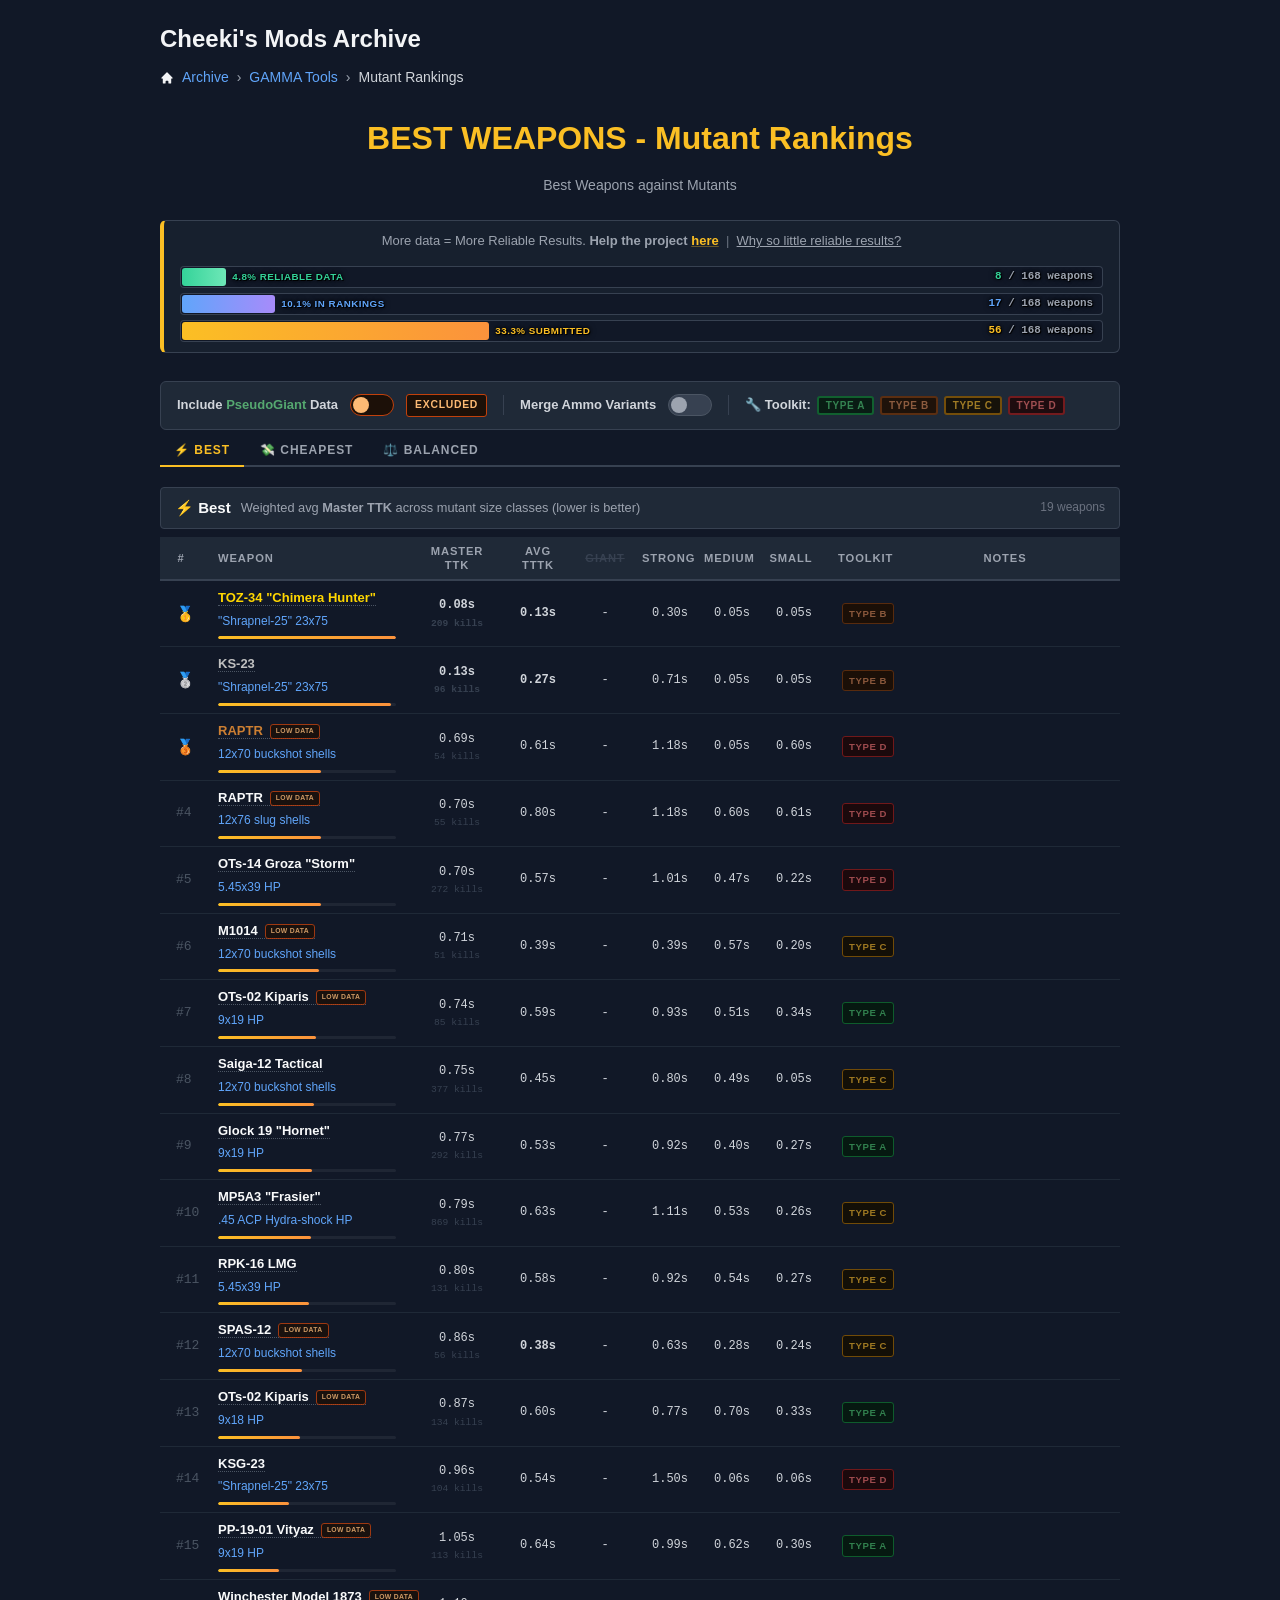
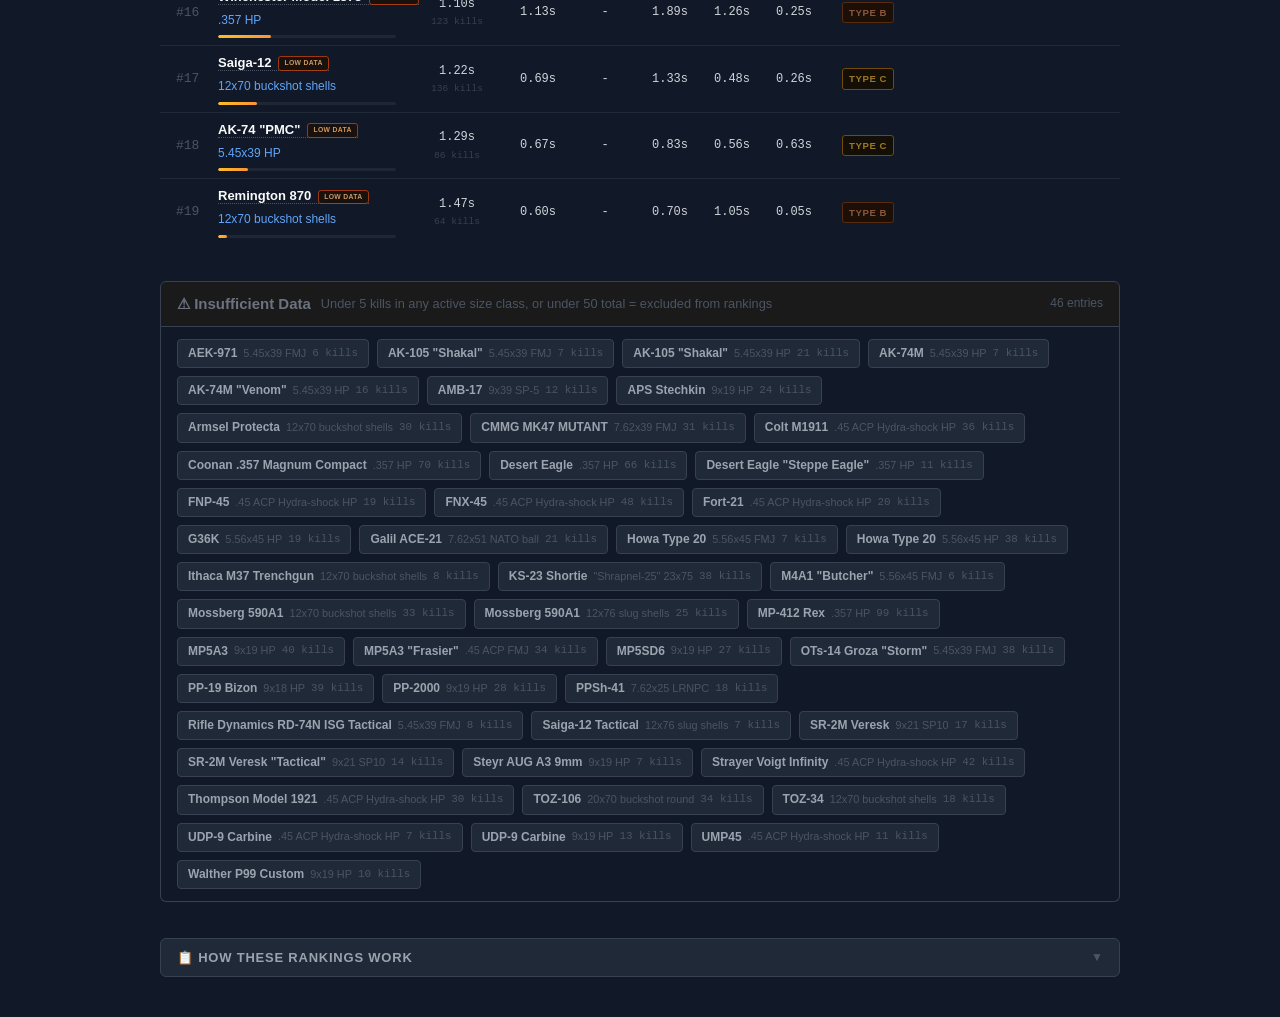
<file: GAMMA/mutants_rankings.html>
<!DOCTYPE html>
<html lang="en">
<head>
<meta charset="UTF-8">
<meta name="viewport" content="width=device-width, initial-scale=1.0">
<title>BEST WEAPONS - Mutant Rankings</title>
<style>
  * { box-sizing: border-box; margin: 0; padding: 0; }
  body { background: #111827; color: #f3f4f6; font-family: -apple-system, BlinkMacSystemFont, 'Segoe UI', Roboto, sans-serif; font-size: 14px; line-height: 1.6; min-height: 100vh; padding: 20px; }
  a { color: #60a5fa; text-decoration: none; transition: color 0.2s; }
  a:hover { color: #93c5fd; }
  .rankings-container { max-width: 960px; margin: 0 auto; }
  .page-header { display: flex; justify-content: space-between; align-items: center; margin-bottom: 8px; gap: 12px; flex-wrap: wrap; }
  .site-title { font-size: 1.5rem; font-weight: bold; color: #f3f4f6; text-decoration: none; transition: color 0.3s; }
  .site-title:hover { color: #fbbf24; }
  .breadcrumb { display: flex; align-items: center; gap: 8px; font-size: 0.875rem; margin-bottom: 24px; }
  .breadcrumb a { color: #60a5fa; display: flex; align-items: center; gap: 4px; }
  .breadcrumb-separator { color: #9ca3af; }
  .page-title { font-size: 2rem; font-weight: bold; text-align: center; margin-bottom: 10px; color: #fbbf24; }
  .page-subtitle { text-align: center; color: #9ca3af; margin-bottom: 24px; font-size: 0.875rem; }
  .rankings-section { margin-bottom: 36px; }

  .toggle-bar { background: #1f2937; border: 1px solid #374151; border-radius: 6px; padding: 12px 16px; margin-bottom: 5px; display: flex; align-items: center; gap: 12px; flex-wrap: wrap; }
  .toggle-bar-label { font-size: 0.8125rem; font-weight: 600; color: #d1d5db; }
  .gigant-name { color: #55a870; font-weight: 700; }
  .switch { position: relative; display: inline-block; width: 44px; height: 22px; flex-shrink: 0; }
  .switch input { opacity: 0; width: 0; height: 0; }
  .slider { position: absolute; cursor: pointer; inset: 0; background: #374151; border-radius: 22px; border: 1px solid #4b5563; transition: 0.25s; }
  .slider::before { content: ''; position: absolute; height: 16px; width: 16px; left: 2px; top: 2px; background: #9ca3af; border-radius: 50%; transition: 0.25s; }
  input:checked + .slider { background: #041e0e; border-color: #0a6030; }
  input:checked + .slider::before { transform: translateX(22px); background: #55a870; }
  #gigantSwitch .slider { background: #1c1008; border-color: #c2410c; }
  #gigantSwitch .slider::before { background: #fdba74; }
  #gigantSwitch input:checked + .slider { background: #041e0e; border-color: #0a6030; }
  #gigantSwitch input:checked + .slider::before { background: #55a870; }
  .mode-pill { font-size: 0.65rem; font-weight: 700; letter-spacing: 0.07em; text-transform: uppercase; padding: 2px 8px; border-radius: 3px; }
  .mode-all  { background: #041e0e; color: #55a870; border: 1px solid #0a6030; }
  .mode-excl { background: #1c1008; color: #fdba74; border: 1px solid #c2410c; }
  .tab-nav { display: flex; gap: 2px; border-bottom: 2px solid #374151; margin-bottom: 16px; flex-wrap: wrap; }
  .tab-btn { background: none; border: none; padding: 8px 14px; color: #9ca3af; font-size: 0.75rem; letter-spacing: 0.08em; text-transform: uppercase; cursor: pointer; font-family: inherit; border-bottom: 2px solid transparent; margin-bottom: -2px; transition: color 0.15s; font-weight: 600; }
  .tab-btn:hover { color: #e5e7eb; }
  .tab-btn.active { color: #fbbf24; border-bottom-color: #fbbf24; }
  .tab-panel { display: none; }
  .tab-panel.active { display: block; }
  .cat-header { background: #1f2937; border: 1px solid #374151; border-radius: 4px; padding: 8px 14px; margin: 20px 0 8px 0; display: flex; align-items: center; gap: 10px; flex-wrap: wrap; }
  .cat-name  { color: #f9fafb; font-size: 0.9375rem; font-weight: 700; }
  .cat-cal   { color: #9ca3af; font-size: 0.8rem; }
  .cat-count { color: #6b7280; font-size: 0.75rem; margin-left: auto; }
  .rankings-table { width: 100%; border-collapse: collapse; font-size: 0.8125rem; margin-bottom: 8px; table-layout: fixed; }
  .rankings-table th { background: #1f2937; color: #9ca3af; font-size: 0.7rem; letter-spacing: 0.08em; text-transform: uppercase; padding: 7px 16px; line-height: 1.25; text-align: center; border-bottom: 2px solid #374151; font-weight: 600; }
  .rankings-table th.ecol { padding-left: 6px; padding-right: 6px; }
  .rankings-table th.col-weapon { text-align: left; }
  .rankings-table th.ecol,      .rankings-table td.ecol      { width: 62px; }
  .rankings-table th.col-rank,  .rankings-table td.col-rank  { width: 42px; }
  .rankings-table th.col-weapon,.rankings-table td.col-weapon { width: 210px; }
  .rankings-table th.col-score, .rankings-table td.col-score { width: 90px; }
  .rankings-table th.col-tttk,  .rankings-table td.col-tttk  { width: 72px; }
  .rankings-table th.col-tk,    .rankings-table td.col-tk    { width: 68px; }
  .rankings-table td { padding: 7px 16px; border-bottom: 1px solid #1f2937; vertical-align: middle; color: #d1d5db; }
  .rankings-table tr:hover td { background: #1a2535; }
  .rankings-table tr:last-child td { border-bottom: none; }
  .wname  { color: #f9fafb; font-weight: 600; white-space: nowrap; }
  .ammo-t { color: #60a5fa; font-size: 0.75rem; }
  .mono  { font-family: monospace; font-size: 0.75rem; color: #d1d5db; }
  .c-hi  { font-family: monospace; font-size: 0.75rem; color: #4ade80; font-weight: 700; }
  .c-mid { font-family: monospace; font-size: 0.75rem; color: #a3e635; }
  .c-lo  { font-family: monospace; font-size: 0.75rem; color: #fbbf24; }
  .c-bad { font-family: monospace; font-size: 0.75rem; color: #f87171; }
  .c-na  { font-family: monospace; font-size: 0.75rem; color: #374151; font-style: italic; }
  .c-warn{ font-family: monospace; font-size: 0.75rem; color: #fb923c; }
  .kills-sub { display: block; font-size: 0.60rem; color: #374151; font-family: monospace; }
  .r1 { color: #fbbf24; font-weight: 700; font-family: monospace; }
  .r2 { color: #d1d5db; font-weight: 600; font-family: monospace; }
  .r3 { color: #d97706; font-weight: 600; font-family: monospace; }
  .rn { color: #4b5563; font-family: monospace; }
  tr.top1 .wname { color: #ffd700; }
  tr.top2 .wname { color: #c0c0c0; }
  tr.top3 .wname { color: #cd7f32; }
  .bar-wrap { width: 100%; height: 3px; background: rgba(255,255,255,0.06); border-radius: 2px; margin-top: 5px; overflow: hidden; }
  .bar-fill { height: 100%; border-radius: 2px; transition: width 0.5s cubic-bezier(0.34,1.56,0.64,1); }
  #panel-speed   .bar-fill { background: linear-gradient(90deg,#fbbf24,#fb923c); }
  #panel-cheap   .bar-fill { background: linear-gradient(90deg,#34d399,#6ee7b7); }
  #panel-balance .bar-fill { background: linear-gradient(90deg,#60a5fa,#a78bfa); }

  .b-lowconf { background: #1c1008; color: #fdba74; border: 1px solid #c2410c; font-size: 0.425rem; font-weight: 700; letter-spacing: 0.05em; text-transform: uppercase; display: inline-block; padding: 1px 5px; border-radius: 3px; vertical-align: middle; margin-left: 7px; opacity: 0.80; }
  .tk-badge { display: inline-block; padding: 2px 6px; border-radius: 3px; font-size: 0.6rem; font-weight: 700; letter-spacing: 0.06em; text-transform: uppercase; white-space: nowrap; margin-left: 4px; opacity: 0.8; }
  .tk-A { background: #041a0c; color: #3a9a58; border: 1px solid #0e6e2e; }
  .tk-B { background: #1e0d00; color: #a86840; border: 1px solid #6a3008; }
  .tk-C { background: #140d00; color: #c09020; border: 1px solid #8a5800; }
  .tk-D { background: #1e0606; color: #c05858; border: 1px solid #8a1818; }
  .tk-unknown { background: #1f2937; color: #4b5563; border: 1px solid #374151; }
  .tk-toggle-group { display: flex; align-items: center; gap: 6px; flex-wrap: wrap; }
  .tk-toggle-label { font-size: 0.8125rem; font-weight: 600; color: #d1d5db; }
  .tk-btn { display: inline-flex; align-items: center; gap: 5px; padding: 2px 7px; border-radius: 3px; cursor: pointer; font-size: 0.625rem; font-weight: 700; letter-spacing: 0.06em; text-transform: uppercase; border: 2px solid transparent; transition: opacity 0.2s, filter 0.2s; user-select: none; font-family: inherit; background: none; }
  .tk-btn.active   { opacity: 0.8; }
  .tk-btn.inactive { opacity: 0.35; filter: grayscale(0.5); }
  .tk-btn-A { background:#041a0c; color:#3a9a58; border-color:#0e6e2e; }
  .tk-btn-B { background:#1e0d00; color:#a86840; border-color:#6a3008; }
  .tk-btn-C { background:#140d00; color:#c09020; border-color:#8a5800; }
  .tk-btn-D { background:#1e0606; color:#c05858; border-color:#8a1818; }
  .toggle-bar-divider { width:1px; height:20px; background:#374151; margin:0 4px; flex-shrink:0; }
  code { background: #374151; color: #f3f4f6; padding: 1px 4px; border-radius: 3px; font-size: 0.75rem; }

  /* ── Weapon stat tooltip ── */
  .wname { cursor: default; }
  .wname.has-stats { cursor: pointer; border-bottom: 1px dotted #4b5563; }
  #stat-tooltip {
    position: fixed; z-index: 9999; pointer-events: none;
    background: #0f172a; border: 1px solid #374151; border-radius: 7px;
    padding: 10px 13px; min-width: 170px; max-width: 240px;
    box-shadow: 0 8px 32px rgba(0,0,0,0.55), 0 0 0 1px rgba(255,255,255,0.04);
    opacity: 0; transition: opacity 0.12s ease;
    font-size: 0.75rem; line-height: 1.5;
  }
  #stat-tooltip.visible { opacity: 1; }
  .tt-title { font-size: 0.65rem; font-weight: 700; letter-spacing: 0.07em; text-transform: uppercase; color: #6b7280; margin-bottom: 8px; }
  .tt-row { display: flex; justify-content: space-between; align-items: center; gap: 12px; padding: 2px 0; border-bottom: 1px solid #1f2937; }
  .tt-row:last-child { border-bottom: none; }
  .tt-label { color: #6b7280; font-size: 0.7rem; }
  .tt-val { font-family: monospace; font-size: 0.72rem; color: #d1d5db; font-weight: 600; }
  .tt-kpm-hi  { color: #4ade80; font-weight: 700; }
  .tt-kpm-mid { color: #a3e635; font-weight: 700; }
  .tt-kpm-lo  { color: #9ca3af; }
  .tt-kpm-bad { color: #fb923c; font-weight: 700; }
  .tt-row-nd  { border-bottom: none; }
  .tt-row-nd + .tt-row-nd { border-top: 1px solid #1f2937; }
  .tt-row-sep { border-top: 1px solid #374151 !important; margin-top: 4px; padding-top: 4px; }
  .tt-note { font-size: 0.65rem; color: #4b5563; font-style: italic; margin-top: 6px; }

  .insuff-section { margin-top: 36px; }
  .insuff-header { background: #1a1a1a; border: 1px solid #374151; border-radius: 6px 6px 0 0; padding: 10px 16px; display: flex; align-items: center; gap: 10px; }
  .insuff-title { color: #6b7280; font-size: 0.9375rem; font-weight: 700; }
  .insuff-subtitle { color: #4b5563; font-size: 0.8rem; }
  .insuff-count { color: #4b5563; font-size: 0.75rem; margin-left: auto; }
  .insuff-body { background: #111827; border: 1px solid #374151; border-top: none; border-radius: 0 0 6px 6px; padding: 12px 16px; display: flex; flex-wrap: wrap; gap: 8px; min-height: 44px; }
  .insuff-tag { display: inline-flex; align-items: center; gap: 6px; background: #1f2937; border: 1px solid #374151; border-radius: 4px; padding: 4px 10px; font-size: 0.75rem; color: #6b7280; }
  .insuff-tag .it-name  { color: #9ca3af; font-weight: 600; }
  .insuff-tag .it-ammo  { color: #4b5563; font-size: 0.68rem; }
  .insuff-tag .it-kills { color: #4b5563; font-size: 0.68rem; font-family: monospace; }
  .insuff-empty { color: #374151; font-style: italic; font-size: 0.8rem; padding: 4px 0; }

  /* ── Methodology box ── */
  .method-box { background: #1f2937; border: 1px solid #374151; border-radius: 6px; margin-bottom: 20px; overflow: hidden; }
  .method-toggle { width: 100%; background: none; border: none; padding: 11px 16px; display: flex; align-items: center; gap: 10px; cursor: pointer; font-family: inherit; color: #d1d5db; text-align: left; }
  .method-toggle:hover { background: rgba(255,255,255,0.03); }
  .method-toggle-title { font-size: 0.8125rem; font-weight: 700; color: #9ca3af; letter-spacing: 0.06em; text-transform: uppercase; flex: 1; }
  .method-toggle-icon { font-size: 0.75rem; color: #4b5563; transition: transform 0.2s; flex-shrink: 0; }
  .method-toggle-icon.open { transform: rotate(180deg); }
  .method-body { display: none; padding: 14px 16px 16px 16px; border-top: 1px solid #374151; }
  .method-body.open { display: block; }
  .method-grid { display: grid; grid-template-columns: repeat(auto-fit, minmax(220px, 1fr)); gap: 12px; margin-top: 14px; }
  .method-card { background: #111827; border: 1px solid #374151; border-radius: 5px; padding: 11px 13px; }
  .method-card-title { font-size: 0.75rem; font-weight: 700; letter-spacing: 0.05em; text-transform: uppercase; margin-bottom: 5px; }
  .method-card-sub { font-size: 0.7rem; color: #6b7280; font-style: italic; margin-bottom: 7px; }
  .method-card-body { font-size: 0.75rem; color: #9ca3af; line-height: 1.55; }
  .method-card-body code { background: #1f2937; color: #d1d5db; padding: 1px 5px; border-radius: 3px; font-size: 0.7rem; }
  .method-card.mc-ttk   .method-card-title { color: #60a5fa; }
  .method-card.mc-stk   .method-card-title { color: #4ade80; }
  .method-card.mc-rstk  .method-card-title { color: #34d399; }
  .method-card.mc-tttk  .method-card-title { color: #fbbf24; }
  .method-card.mc-mttk  .method-card-title { color: #c084fc; }
  .method-divider { border: none; border-top: 1px solid #374151; margin: 14px 0 12px 0; }
  .method-tabs-row { display: grid; grid-template-columns: repeat(auto-fit, minmax(200px, 1fr)); gap: 10px; margin-top: 12px; }
  .method-tab-card { background: #111827; border: 1px solid #374151; border-radius: 5px; padding: 10px 13px; }
  .method-tab-card-title { font-size: 0.75rem; font-weight: 700; margin-bottom: 5px; }
  .method-tab-card-body { font-size: 0.75rem; color: #9ca3af; line-height: 1.55; }
  .method-tab-card-body code { background: #1f2937; color: #d1d5db; padding: 1px 5px; border-radius: 3px; font-size: 0.7rem; }
  .mc-best  .method-tab-card-title { color: #fbbf24; }
  .mc-cheap .method-tab-card-title { color: #34d399; }
  .mc-bal   .method-tab-card-title { color: #60a5fa; }
  .method-note { background: #1f2937; border: 1px solid #374151; border-top: 2px solid #fbbf24; border-radius: 6px; padding: 14px 18px; font-size: 0.8rem; color: #9ca3af; line-height: 1.6; margin-top: 12px; }
  .method-note b { color: #f3f4f6; }

  /* ── Weapon coverage progress bars ── */
  .coverage-bar-wrap { margin-top: 10px; margin-bottom: 0; display: flex; flex-direction: column; gap: 5px; width: 100%; }
  .coverage-row { display: flex; align-items: center; gap: 8px; }
  .coverage-track { position: relative; flex: 1; height: 22px; background: #111827; border-radius: 4px; overflow: hidden; box-shadow: inset 0 0 0 1px #374151; }
  .coverage-fill { height: calc(100% - 4px); margin: 2px; border-radius: 3px; transition: width 0.5s cubic-bezier(0.34,1.56,0.64,1); }
  .coverage-fill-reliable { background: linear-gradient(90deg,#34d399,#6ee7b7); }
  .coverage-fill-ranked   { background: linear-gradient(90deg,#60a5fa,#a78bfa); }
  .coverage-fill-total    { background: linear-gradient(90deg,#fbbf24,#fb923c); }
  .coverage-text-over { position: absolute; inset: 0; display: flex; align-items: center; justify-content: flex-end; padding: 0 10px; pointer-events: none; }
  .coverage-text-over .cov-cnt { font-size: 0.68rem; font-family: monospace; font-weight: 700; color: #e5e7eb; text-shadow: 0 0 6px #000, 0 0 3px #000, 1px 1px 0 rgba(0,0,0,0.9); }
  .cov-lbl { position: absolute; top: 50%; transform: translateY(-50%); padding-left: 8px; font-size: 0.612rem; font-weight: 700; letter-spacing: 0.05em; text-transform: uppercase; color: #e5e7eb; text-shadow: 0 0 6px #000, 0 0 3px #000, 1px 1px 0 rgba(0,0,0,0.9); white-space: nowrap; pointer-events: none; transition: left 0.5s cubic-bezier(0.34,1.56,0.64,1); }

  .warn-banner { background: rgba(31,41,55,0.5); border: 1px solid #374151; border-left: 4px solid #fbbf24; border-radius: 6px; padding: 10px 16px; margin: 0 0 28px 0; display: flex; flex-direction: column; align-items: center; gap: 4px; }
  .warn-banner-text { font-size: 0.8125rem; color: #9ca3af; line-height: 1.6; text-align: center; width: 100%; }
  .warn-banner-text a { color: #fbbf24; text-decoration: underline; text-decoration-color: rgba(251,191,36,0.35); transition: color 0.2s; }
  .warn-banner-text a:hover { color: #fde68a; }

  @media (max-width: 768px) {
    .cat-header { flex-direction: column; align-items: flex-start; gap: 6px; }
    .cat-count { margin-left: 0; }
    .rankings-table { font-size: 0.75rem; }
    .rankings-table th, .rankings-table td { padding: 5px 7px; }
    .ecol, .col-tttk { display: none; }
    .page-title { font-size: 1.5rem; }
  }
</style>
</head>
<body>
<div id="stat-tooltip" role="tooltip" aria-hidden="true"></div>
<div class="rankings-container">
  <div class="page-header"><span class="site-title">Cheeki's Mods Archive</span></div>
  <nav class="breadcrumb" aria-label="Breadcrumb">
    <svg fill="currentColor" viewBox="0 0 20 20" width="14" height="14" style="flex-shrink:0"><path d="M10.707 2.293a1 1 0 00-1.414 0l-7 7a1 1 0 001.414 1.414L4 10.414V17a1 1 0 001 1h2a1 1 0 001-1v-2a1 1 0 011-1h2a1 1 0 011 1v2a1 1 0 001 1h2a1 1 0 001-1v-6.586l.293.293a1 1 0 001.414-1.414l-7-7z"/></svg>
    <a href="https://cheeki.zone">Archive</a><span class="breadcrumb-separator">›</span>
    <a href="../index.html">GAMMA Tools</a><span class="breadcrumb-separator">›</span>
    <span style="color:#d1d5db;">Mutant Rankings</span>
  </nav>
  <h1 class="page-title">BEST WEAPONS - Mutant Rankings</h1>
  <p class="page-subtitle">Best Weapons against Mutants</p>

  <div class="warn-banner">
    <p class="warn-banner-text">More data = More Reliable Results. <b>Help the project <a href="../index.html">here</a></b> &nbsp;<span style="color:#6b7280;">|</span>&nbsp; <span id="why-low-reliable" style="text-decoration:underline;cursor:pointer;color:#9ca3af;transition:color 0.2s;" onmouseover="this.style.color='#f9fafb'" onmouseout="this.style.color='#9ca3af'" onclick="openMethodology()">Why so little reliable results?</span></p>
    <div class="coverage-bar-wrap">
      <div class="coverage-row">
        <div class="coverage-track">
          <div class="coverage-fill coverage-fill-reliable" id="cov-fill-reliable" style="width:0%"></div>
          <span class="cov-lbl" id="cov-lbl-reliable" style="left:0%;color:#34d399"><span id="cov-pct-reliable">0%</span> reliable data</span>
          <div class="coverage-text-over">
            <span class="cov-cnt" id="cov-cnt-reliable" style="color:#9ca3af;"><span id="cov-num-reliable" style="color:#34d399;font-weight:700;">0</span> / 168 weapons</span>
          </div>
        </div>
      </div>
      <div class="coverage-row">
        <div class="coverage-track">
          <div class="coverage-fill coverage-fill-ranked" id="cov-fill-ranked" style="width:0%"></div>
          <span class="cov-lbl" id="cov-lbl-ranked" style="left:0%;color:#60a5fa"><span id="cov-pct-ranked">0%</span> in rankings</span>
          <div class="coverage-text-over">
            <span class="cov-cnt" id="cov-cnt-ranked" style="color:#9ca3af;"><span id="cov-num-ranked" style="color:#60a5fa;font-weight:700;">0</span> / 168 weapons</span>
          </div>
        </div>
      </div>
      <div class="coverage-row">
        <div class="coverage-track">
          <div class="coverage-fill coverage-fill-total" id="cov-fill-total" style="width:0%"></div>
          <span class="cov-lbl" id="cov-lbl-total" style="left:0%;color:#fbbf24"><span id="cov-pct-total">0%</span> submitted</span>
          <div class="coverage-text-over">
            <span class="cov-cnt" id="cov-cnt-total" style="color:#9ca3af;"><span id="cov-num-total" style="color:#fbbf24;font-weight:700;">0</span> / 168 weapons</span>
          </div>
        </div>
      </div>
    </div>
  </div>

  <div class="rankings-section">
    <div class="toggle-bar">
      <span class="toggle-bar-label" id="gigantLabel" style="cursor:pointer">Include <span class="gigant-name">PseudoGiant</span> Data</span>
      <div class="switch" id="gigantSwitch"><input type="checkbox" id="gigantToggle" style="opacity:0;width:0;height:0;position:absolute"><span class="slider"></span></div>
      <span class="mode-pill mode-all" id="modePill">ALL ARMOR</span>
      <div class="toggle-bar-divider"></div>
      <span class="toggle-bar-label" id="mergeLabel" style="cursor:pointer">Merge Ammo Variants</span>
      <div class="switch" id="mergeSwitch"><input type="checkbox" id="mergeToggle" style="opacity:0;width:0;height:0;position:absolute"><span class="slider"></span></div>
      <div class="toggle-bar-divider"></div>
      <div class="tk-toggle-group">
        <span class="tk-toggle-label">🔧 Toolkit:</span>
        <button type="button" class="tk-btn tk-btn-A active" id="tkBtn-A" onclick="toggleToolkit('A',event)">Type A</button>
        <button type="button" class="tk-btn tk-btn-B active" id="tkBtn-B" onclick="toggleToolkit('B',event)">Type B</button>
        <button type="button" class="tk-btn tk-btn-C active" id="tkBtn-C" onclick="toggleToolkit('C',event)">Type C</button>
        <button type="button" class="tk-btn tk-btn-D active" id="tkBtn-D" onclick="toggleToolkit('D',event)">Type D</button>
      </div>
    </div>
    <div class="tab-nav">
      <button class="tab-btn active" onclick="switchTab('speed',this)">⚡ Best</button>
      <button class="tab-btn" onclick="switchTab('cheap',this)">💸 Cheapest</button>
      <button class="tab-btn" onclick="switchTab('balance',this)">⚖️ Balanced</button>
    </div>

    <!-- Best tab -->
    <div class="tab-panel active" id="panel-speed">
      <div class="cat-header">
        <span class="cat-name">⚡ Best</span>
        <span class="cat-cal">Weighted avg <b>Master TTK</b> across mutant size classes (lower is better)</span>
        <span class="cat-count" id="count-speed">- weapons</span>
      </div>
      <table class="rankings-table"><thead><tr>
        <th class="col-rank">#</th><th class="col-weapon">Weapon</th>
        <th class="col-score" style="text-align:center">Master<br>TTK</th>
        <th class="col-tttk"  style="text-align:center">Avg<br>TTTK</th>
        <th class="ecol" id="th-sg" style="text-align:center">Giant</th>
        <th class="ecol" id="th-sst" style="text-align:center">Strong</th>
        <th class="ecol" id="th-sm" style="text-align:center">Medium</th>
        <th class="ecol" id="th-ss" style="text-align:center">Small</th>
        <th class="col-tk" style="text-align:center">Toolkit</th>
        <th class="col-notes">Notes</th>
      </tr></thead><tbody id="body-speed"></tbody></table>
    </div>

    <!-- Cheapest tab -->
    <div class="tab-panel" id="panel-cheap">
      <div class="cat-header">
        <span class="cat-name">💸 Cheapest</span>
        <span class="cat-cal">Weighted average cost per kill in roubles (lower is better)</span>
        <span class="cat-count" id="count-cheap">- weapons</span>
      </div>
      <table class="rankings-table"><thead><tr>
        <th class="col-rank">#</th><th class="col-weapon">Weapon</th>
        <th class="col-score" style="text-align:center">Avg Cost/<br>Kill</th>
        <th class="col-tttk"  style="text-align:center">Master<br>TTK</th>
        <th class="ecol" id="th-cg" style="text-align:center">Giant</th>
        <th class="ecol" id="th-cst" style="text-align:center">Strong</th>
        <th class="ecol" id="th-cm" style="text-align:center">Medium</th>
        <th class="ecol" id="th-cs" style="text-align:center">Small</th>
        <th class="col-tk" style="text-align:center">Toolkit</th>
        <th class="col-notes">Notes</th>
      </tr></thead><tbody id="body-cheap"></tbody></table>
    </div>

    <!-- Balanced tab -->
    <div class="tab-panel" id="panel-balance">
      <div class="cat-header">
        <span class="cat-name">⚖️ Balanced</span>
        <span class="cat-cal">Weighted Master TTK 60% + Cost 40% (lower is better)</span>
        <span class="cat-count" id="count-balance">- weapons</span>
      </div>
      <table class="rankings-table"><thead><tr>
        <th class="col-rank">#</th><th class="col-weapon">Weapon</th>
        <th class="col-score" style="text-align:center">Balance<br>Score</th>
        <th class="col-tttk"  style="text-align:center">Avg Cost/<br>Kill</th>
        <th class="ecol" id="th-bg" style="text-align:center">Giant</th>
        <th class="ecol" id="th-bst" style="text-align:center">Strong</th>
        <th class="ecol" id="th-bm" style="text-align:center">Medium</th>
        <th class="ecol" id="th-bs" style="text-align:center">Small</th>
        <th class="col-tk" style="text-align:center">Toolkit</th>
        <th class="col-notes">Notes</th>
      </tr></thead><tbody id="body-balance"></tbody></table>
    </div>

    <div class="insuff-section">
      <div class="insuff-header">
        <span class="insuff-title">⚠ Insufficient Data</span>
        <span class="insuff-subtitle">Under 5 kills in any active size class, or under 50 total = excluded from rankings</span>
        <span class="insuff-count" id="insuff-count"></span>
      </div>
      <div class="insuff-body" id="insuff-body"></div>
    </div>
  </div>

  <div class="method-box">
    <button class="method-toggle" onclick="toggleMethod(this)" aria-expanded="false">
      <span class="method-toggle-title">📋 How these rankings work</span>
      <span class="method-toggle-icon">▼</span>
    </button>
    <div class="method-body">
      <div style="font-size:0.75rem;font-weight:700;letter-spacing:0.05em;text-transform:uppercase;color:#9ca3af;margin-bottom:6px;">Pre-Processing</div>
      <div class="method-card" style="border-top:2px solid #374151;margin-bottom:12px;">
        <ul style="list-style:none;padding:0;margin:0;display:flex;flex-direction:column;gap:7px;">
          <li style="font-size:0.75rem;color:#9ca3af;line-height:1.55;"><span style="color:#d1d5db;font-weight:700;">● Data Cleaning:</span> Every log players send is checked for duplicate entries and outlier data (non-vanilla ballistics, artifact on-hit effects...). Anything suspicious is skipped before being added to the database.</li>
          <li style="font-size:0.75rem;color:#9ca3af;line-height:1.55;border-top:1px solid #1f2937;padding-top:7px;"><span style="color:#d1d5db;font-weight:700;">● Minimum Sample Size:</span> Each weapon needs enough kills recorded to enter the rankings pool (combination of mutant size / weapon / ammo). Anything below a reliable threshold is dropped.</li>
          <li style="font-size:0.75rem;color:#9ca3af;line-height:1.55;border-top:1px solid #1f2937;padding-top:7px;"><span style="color:#d1d5db;font-weight:700;">● IQR Outlier Removal:</span> Statistical freaks and big outliers are automatically removed to not skew the data (mutant that ran away after being shot and shows as a 40s kill when the average for that bucket is 3s, for example).</li>
          <li style="font-size:0.75rem;color:#9ca3af;line-height:1.55;border-top:1px solid #1f2937;padding-top:7px;"><span style="color:#d1d5db;font-weight:700;">● Distance Merging:</span> All range entries (Close / Medium / Long) for a given weapon + ammo + size class are kill-weighted into a single entry, since range matters less for mutant encounters than for NPCs.</li>
        </ul>
      </div>

      <div class="method-grid" style="margin-top:12px;">
        <div class="method-card mc-ttk">
          <div class="method-card-title">TTK</div>
          <div class="method-card-sub">Time To Kill / What happens in-game</div>
          <div class="method-card-body">Time from first shot to kill shot, measured in-game. Big melting pot of accuracy, fire rate, player skill and aim, enemy behavior etc. Very noisy by essence, but a real gameplay measurement.</div>
        </div>
        <div class="method-card mc-stk">
          <div class="method-card-title">STK</div>
          <div class="method-card-sub">Standardized TTK / Theoretical limit of the weapon</div>
          <div class="method-card-body">Theoretical minimum kill time if every bullet hits, with reload time taken into account. This is the "weapon's ceiling" and a stat anchor to dampen a bit the very noisy TTK.</div>
        </div>
        <div class="method-card mc-tttk">
          <div class="method-card-title">TTTK</div>
          <div class="method-card-sub">True TTK / Recoil &amp; Accuracy</div>
          <div class="method-card-body">Takes recorded accuracy and asks how long it realistically takes to land enough hits to kill. Allows weapons with good recoil to shine, balancing skill and weapon performance metrics.</div>
        </div>
        <div class="method-card mc-mttk">
          <div class="method-card-title">Master TTK</div>
          <div class="method-card-sub">Final Metric / The Ranking Scale</div>
          <div class="method-card-body">Weighted mix of all the previous data points. Aims at being a good representation of a weapon performance by balancing in-game recorded data, weapons "on-paper" stats, and players variable skill level.</div>
        </div>
      </div>

      <hr class="method-divider">

      <div style="font-size:0.75rem;font-weight:700;letter-spacing:0.05em;text-transform:uppercase;color:#9ca3af;margin-bottom:8px;">Mutant Class Weights</div>
      <div style="display:grid;grid-template-columns:7fr 3fr;gap:12px;">
      <div class="method-card" style="border-top:2px solid #374151;min-width:0;">
        <div class="method-card-body">
          All mutant classes have the same weight in the rankings. <span class="gigant-name">PseudoGiants</span> are toggled off by default as they use different ammo damage multipliers.
          <div style="margin-top:10px;display:flex;flex-direction:column;gap:5px;">
            <div style="display:flex;align-items:center;gap:8px;">
              <div style="flex:1;height:6px;background:#1f2937;border-radius:3px;overflow:hidden;"><div style="width:25%;height:100%;background:#c084fc;border-radius:3px;"></div></div>
              <span style="font-size:0.7rem;font-family:monospace;color:#c084fc;width:28px;text-align:right;">25%</span>
              <span style="font-size:0.7rem;color:#6b7280;">PseudoGiant</span>
            </div>
            <div style="display:flex;align-items:center;gap:8px;">
              <div style="flex:1;height:6px;background:#1f2937;border-radius:3px;overflow:hidden;"><div style="width:25%;height:100%;background:#fbbf24;border-radius:3px;"></div></div>
              <span style="font-size:0.7rem;font-family:monospace;color:#fbbf24;width:28px;text-align:right;">25%</span>
              <span style="font-size:0.7rem;color:#6b7280;">Strong</span>
            </div>
            <div style="display:flex;align-items:center;gap:8px;">
              <div style="flex:1;height:6px;background:#1f2937;border-radius:3px;overflow:hidden;"><div style="width:25%;height:100%;background:#60a5fa;border-radius:3px;"></div></div>
              <span style="font-size:0.7rem;font-family:monospace;color:#60a5fa;width:28px;text-align:right;">25%</span>
              <span style="font-size:0.7rem;color:#6b7280;">Medium</span>
            </div>
            <div style="display:flex;align-items:center;gap:8px;">
              <div style="flex:1;height:6px;background:#1f2937;border-radius:3px;overflow:hidden;"><div style="width:25%;height:100%;background:#fb923c;border-radius:3px;"></div></div>
              <span style="font-size:0.7rem;font-family:monospace;color:#fb923c;width:28px;text-align:right;">25%</span>
              <span style="font-size:0.7rem;color:#6b7280;">Small</span>
            </div>
          </div>
          <div style="margin-top:8px;font-size:0.7rem;color:#6b7280;">When <span class="gigant-name">PseudoGiant</span> is excluded, remaining weights are renormalized: Small 33%, Medium 33%, Strong 33%.</div>
        </div>
      </div>
      <div class="method-card" style="border-top:2px solid #374151;min-width:0;">
        <div class="method-card-body">
          <div style="display:grid;grid-template-columns:1fr 1fr 1fr;gap:6px;">
            <div>
              <div style="font-size:0.65rem;font-weight:700;color:#fb923c;margin-bottom:4px;">Small</div>
              <div style="font-size:0.62rem;color:#6b7280;line-height:1.6;">Flesh<br>Cat<br>Dog<br>Zombie<br>Tushkano...</div>
            </div>
            <div style="border-left:1px solid #1f2937;padding-left:6px;">
              <div style="font-size:0.65rem;font-weight:700;color:#60a5fa;margin-bottom:4px;">Medium</div>
              <div style="font-size:0.62rem;color:#6b7280;line-height:1.6;">Boar<br>Pseudodog<br>Snork<br>Lurker<br>Fracture...</div>
            </div>
            <div style="border-left:1px solid #1f2937;padding-left:6px;">
              <div style="font-size:0.65rem;font-weight:700;color:#fbbf24;margin-bottom:4px;">Strong</div>
              <div style="font-size:0.62rem;color:#6b7280;line-height:1.6;">Bloodsucker<br>Burer<br>Chimera<br>Controller...</div>
            </div>
          </div>
        </div>
      </div>
      </div>

      <hr class="method-divider">

      <div class="method-tabs-row">
        <div class="method-tab-card mc-best">
          <div class="method-tab-card-title">⚡ Best</div>
          <div class="method-card-sub">Lowest Master TTK</div>
          <div class="method-tab-card-body">Ranks by weighted average Master TTK across all active size classes. Lower is better. The <span style="color:#fb923c;font-size:0.68rem;font-weight:700;">Low Data</span> badge appears when total active kills are under 125 and any active class is under 25 kills.</div>
        </div>
        <div class="method-tab-card mc-cheap">
          <div class="method-tab-card-title">💸 Cheapest</div>
          <div class="method-card-sub">Lowest cost/kill</div>
          <div class="method-tab-card-body">Average roubles spent per kill. Cheap and fast will be ranked at the top. Secondary column shows Master TTK so you can see what you're trading in speed for money.</div>
        </div>
        <div class="method-tab-card mc-bal">
          <div class="method-tab-card-title">⚖️ Balanced</div>
          <div class="method-card-sub">Real efficiency</div>
          <div class="method-tab-card-body">Normalises each weapon's Master TTK and Cost as a weighted score: <code>TTK × 60% + Cost × 40%</code>. TTK has higher weight as kill speed is the primary combat variable. Ties (within 2%) are grouped.</div>
        </div>
      </div>

    </div>
  </div>

</div>

<script>
// ══════════════════════════════════════════════════════════════
// ══════════════════════════════════════════════════════════════
// ══════════════════════════════════════════════════════════════
// WEAPON DATA
// Format:
// Faction | Armor | Weapon | Ammo | N kills | HTK x.x | Cost xxxx | TTK x.xxs | STK x.xxs | TTTK x.xxs | xx% Acc | Distance | x% Overkill (ignored) | Toolkit | FireRate | Damage | MagSize | Reload Time
// Faction: always Mutant
// Armor: Small | Medium | Strong | Gigant (maps to PseudoGiant internally)
// Distance: any value accepted — all distances are merged automatically
// Flat stats (FireRate/MagSize/Reload) stored per weapon+ammo
// ══════════════════════════════════════════════════════════════
// ══════════════════════════════════════════════════════════════
// ══════════════════════════════════════════════════════════════
const CN_RAW = `
Mutant | Small | AEK-971 | 5.45x39 FMJ | 6 kills | HTK 7.06 | Cost 876 | TTK 1.23s | STK 0.41s | TTTK 0.84s | 59% Acc | Close Range | 0% Overkill | C | 900 | 37.0 | 30.0 | 3.3

Mutant | Medium | AK-105 "Shakal" | 5.45x39 FMJ | 7 kills | HTK 8.7 | Cost 1079 | TTK 1.58s | STK 0.66s | TTTK 0.85s | 86% Acc | Close Range | 0% Overkill | C | 700 | 40.0 | 45.0 | 4.1

Mutant | Small | AK-105 "Shakal" | 5.45x39 HP | 6 kills | HTK 1.63 | Cost 240 | TTK 0.33s | STK 0.08s | TTTK 0.20s | 62% Acc | Close Range | 0% Overkill | C | 700 | 40.0 | 45.0 | 4.1
Mutant | Small | AK-105 "Shakal" | 5.45x39 HP | 6 kills | HTK 2.17 | Cost 320 | TTK 2.19s | STK 0.10s | TTTK 0.20s | 84% Acc | Medium Range | 0% Overkill | C | 700 | 40.0 | 45.0 | 4.1
Mutant | Medium | AK-105 "Shakal" | 5.45x39 HP | 9 kills | HTK 5.44 | Cost 799 | TTK 1.16s | STK 0.38s | TTTK 0.47s | 83% Acc | Close Range | 0% Overkill | C | 700 | 40.0 | 45.0 | 4.1

Mutant | Small | AK-74 "PMC" | 5.45x39 HP | 30 kills | HTK 3.13 | Cost 460 | TTK 0.76s | STK 0.20s | TTTK 0.63s | 42% Acc | Close Range | 0% Overkill | C | 650 | 37.0 | 45.0 | 4.3
Mutant | Small | AK-74 "PMC" | 5.45x39 HP | 16 kills | HTK 5.22 | Cost 767 | TTK 2.94s | STK 0.39s | TTTK 0.62s | 65% Acc | Medium Range | 0% Overkill | C | 650 | 37.0 | 45.0 | 4.3
Mutant | Strong | AK-74 "PMC" | 5.45x39 HP | 9 kills | HTK 9.0 | Cost 1323 | TTK 4.23s | STK 0.74s | TTTK 0.83s | 90% Acc | Medium Range | 0% Overkill | C | 650 | 37.0 | 45.0 | 4.3
Mutant | Medium | AK-74 "PMC" | 5.45x39 HP | 25 kills | HTK 4.0 | Cost 588 | TTK 0.52s | STK 0.28s | TTTK 0.56s | 63% Acc | Close Range | 0% Overkill | C | 650 | 37.0 | 45.0 | 4.3
Mutant | Medium | AK-74 "PMC" | 5.45x39 HP | 6 kills | HTK 5.5 | Cost 808 | TTK 1.47s | STK 0.42s | TTTK 0.54s | 83% Acc | Medium Range | 0% Overkill | C | 650 | 37.0 | 45.0 | 4.3

Mutant | Small | AK-74M | 5.45x39 HP | 7 kills | HTK 2.17 | Cost 320 | TTK 0.43s | STK 0.12s | TTTK 0.44s | 60% Acc | Close Range | 0% Overkill | C | 600 | 37.0 | 30.0 | 4.3

Mutant | Strong | AK-74M "Venom" | 5.45x39 HP | 10 kills | HTK 9.24 | Cost 1359 | TTK 1.75s | STK 0.82s | TTTK 1.10s | 82% Acc | Medium Range | 0% Overkill | C | 600 | 37.0 | 45.0 | 4.3
Mutant | Medium | AK-74M "Venom" | 5.45x39 HP | 6 kills | HTK 4.35 | Cost 639 | TTK 0.43s | STK 0.33s | TTTK 0.60s | 69% Acc | Close Range | 0% Overkill | C | 600 | 37.0 | 45.0 | 4.3

Mutant | Small | AMB-17 | 9x39 SP-5 | 12 kills | HTK 2.17 | Cost 331 | TTK 0.56s | STK 0.09s | TTTK 0.17s | 79% Acc | Close Range | 0% Overkill | D | 800 | 48.0 | 30.0 | 4.1

Mutant | Small | APS Stechkin | 9x19 HP | 14 kills | HTK 2.17 | Cost 226 | TTK 0.44s | STK 0.11s | TTTK 0.36s | 50% Acc | Close Range | 0% Overkill | A | 650 | 17.0 | 20.0 | 3.6
Mutant | Strong | APS Stechkin | 9x19 HP | 10 kills | HTK 5.44 | Cost 566 | TTK 7.54s | STK 0.41s | TTTK 1.04s | 72% Acc | Close Range | 0% Overkill | A | 650 | 17.0 | 20.0 | 3.6

Mutant | Small | Armsel Protecta | 12x70 buckshot shells | 16 kills | HTK 1.0 | Cost 138 | TTK 0.05s | STK 0.05s | TTTK 0.39s | 100% Acc | Close Range | 0% Overkill | B | 155 | 189.0 | 12.0 | 12.8
Mutant | Strong | Armsel Protecta | 12x70 buckshot shells | 6 kills | HTK 6.0 | Cost 828 | TTK 8.54s | STK 1.94s | TTTK 2.90s | 70% Acc | Close Range | 0% Overkill | B | 155 | 189.0 | 12.0 | 12.8
Mutant | Medium | Armsel Protecta | 12x70 buckshot shells | 8 kills | HTK 2.5 | Cost 345 | TTK 1.33s | STK 0.58s | TTTK 1.16s | 75% Acc | Close Range | 0% Overkill | B | 155 | 189.0 | 12.0 | 12.8

Mutant | Small | CMMG MK47 MUTANT | 7.62x39 FMJ | 15 kills | HTK 4.35 | Cost 779 | TTK 1.09s | STK 0.31s | TTTK 0.52s | 71% Acc | Close Range | 0% Overkill | D | 650 | 45.0 | 30.0 | 3.8
Mutant | Medium | CMMG MK47 MUTANT | 7.62x39 FMJ | 16 kills | HTK 5.44 | Cost 973 | TTK 2.89s | STK 0.41s | TTTK 0.76s | 60% Acc | Close Range | 0% Overkill | D | 650 | 45.0 | 30.0 | 3.8

Mutant | Small | Colt M1911 | .45 ACP Hydra-shock HP | 12 kills | HTK 2.0 | Cost 280 | TTK 0.87s | STK 0.26s | TTTK 0.26s | 100% Acc | Close Range | 0% Overkill | A | 230 | 27.0 | 7.0 | 3.3
Mutant | Small | Colt M1911 | .45 ACP Hydra-shock HP | 10 kills | HTK 1.5 | Cost 210 | TTK 3.06s | STK 0.15s | TTTK 0.65s | 88% Acc | Medium Range | 0% Overkill | A | 230 | 27.0 | 7.0 | 3.3
Mutant | Medium | Colt M1911 | .45 ACP Hydra-shock HP | 14 kills | HTK 3.5 | Cost 490 | TTK 2.22s | STK 0.65s | TTTK 0.91s | 75% Acc | Close Range | 0% Overkill | A | 230 | 27.0 | 7.0 | 3.3

Mutant | Small | Coonan .357 Magnum Compact | .357 HP | 23 kills | HTK 1.0 | Cost 275 | TTK 0.05s | STK 0.05s | TTTK 0.28s | 100% Acc | Close Range | 0% Overkill | A | 215 | 104.0 | 6.0 | 2.4
Mutant | Small | Coonan .357 Magnum Compact | .357 HP | 8 kills | HTK 1.0 | Cost 275 | TTK 0.05s | STK 0.05s | TTTK 0.30s | 100% Acc | Medium Range | 0% Overkill | A | 215 | 104.0 | 6.0 | 2.4
Mutant | Medium | Coonan .357 Magnum Compact | .357 HP | 32 kills | HTK 2.5 | Cost 688 | TTK 2.04s | STK 0.42s | TTTK 0.56s | 100% Acc | Close Range | 0% Overkill | A | 215 | 104.0 | 6.0 | 2.4
Mutant | Medium | Coonan .357 Magnum Compact | .357 HP | 7 kills | HTK 1.0 | Cost 275 | TTK 0.05s | STK 0.05s | TTTK 0.28s | 50% Acc | Medium Range | 0% Overkill | A | 215 | 104.0 | 6.0 | 2.4

Mutant | Small | Desert Eagle | .357 HP | 21 kills | HTK 2.0 | Cost 550 | TTK 0.58s | STK 0.55s | TTTK 0.55s | 60% Acc | Close Range | 0% Overkill | A | 110 | 104.0 | 9.0 | 3.2
Mutant | Small | Desert Eagle | .357 HP | 21 kills | HTK 2.0 | Cost 550 | TTK 1.90s | STK 0.55s | TTTK 0.55s | 100% Acc | Medium Range | 0% Overkill | A | 110 | 104.0 | 9.0 | 3.2
Mutant | Medium | Desert Eagle | .357 HP | 17 kills | HTK 3.0 | Cost 825 | TTK 1.39s | STK 1.09s | TTTK 1.64s | 60% Acc | Close Range | 0% Overkill | A | 110 | 104.0 | 9.0 | 3.2
Mutant | Medium | Desert Eagle | .357 HP | 7 kills | HTK 1.0 | Cost 275 | TTK 0.05s | STK 0.05s | TTTK 0.55s | 100% Acc | Medium Range | 0% Overkill | A | 110 | 104.0 | 9.0 | 3.2

Mutant | Small | Desert Eagle "Steppe Eagle" | .357 HP | 11 kills | HTK 1.0 | Cost 275 | TTK 0.05s | STK 0.05s | TTTK 0.51s | 100% Acc | Close Range | 0% Overkill | A | 117 | 104.0 | 11.0 | 3.2

Mutant | Small | FNP-45 | .45 ACP Hydra-shock HP | 12 kills | HTK 2.5 | Cost 350 | TTK 0.93s | STK 0.35s | TTTK 0.71s | 88% Acc | Close Range | 0% Overkill | A | 253 | 27.0 | 15.0 | 4.9
Mutant | Small | FNP-45 | .45 ACP Hydra-shock HP | 7 kills | HTK 1.0 | Cost 140 | TTK 0.71s | STK 0.05s | TTTK 0.24s | 67% Acc | Medium Range | 0% Overkill | A | 253 | 27.0 | 15.0 | 4.9

Mutant | Small | FNX-45 | .45 ACP Hydra-shock HP | 18 kills | HTK 1.63 | Cost 228 | TTK 0.66s | STK 0.14s | TTTK 0.46s | 60% Acc | Close Range | 0% Overkill | A | 290 | 27.0 | 15.0 | 4.9
Mutant | Small | FNX-45 | .45 ACP Hydra-shock HP | 9 kills | HTK 3.26 | Cost 457 | TTK 1.48s | STK 0.47s | TTTK 0.47s | 100% Acc | Medium Range | 0% Overkill | A | 290 | 27.0 | 15.0 | 4.9
Mutant | Medium | FNX-45 | .45 ACP Hydra-shock HP | 21 kills | HTK 4.35 | Cost 609 | TTK 2.66s | STK 0.69s | TTTK 0.92s | 67% Acc | Close Range | 0% Overkill | A | 290 | 27.0 | 15.0 | 4.9

Mutant | Small | Fort-21 | .45 ACP Hydra-shock HP | 12 kills | HTK 2.17 | Cost 304 | TTK 1.59s | STK 0.19s | TTTK 0.28s | 88% Acc | Close Range | 0% Overkill | A | 370 | 21.0 | 16.0 | 4.0
Mutant | Strong | Fort-21 | .45 ACP Hydra-shock HP | 8 kills | HTK 3.8 | Cost 533 | TTK 7.26s | STK 0.46s | TTTK 1.15s | 66% Acc | Close Range | 0% Overkill | A | 370 | 21.0 | 16.0 | 4.0

Mutant | Small | G36K | 5.56x45 HP | 7 kills | HTK 2.17 | Cost 320 | TTK 0.76s | STK 0.10s | TTTK 0.10s | 100% Acc | Close Range | 0% Overkill | C | 700 | 35.0 | 30.0 | 4.0
Mutant | Medium | G36K | 5.56x45 HP | 12 kills | HTK 4.89 | Cost 719 | TTK 2.06s | STK 0.33s | TTTK 0.58s | 88% Acc | Close Range | 0% Overkill | C | 700 | 35.0 | 30.0 | 4.0

Mutant | Small | Galil ACE-21 | 7.62x51 NATO ball | 12 kills | HTK 4.35 | Cost 1196 | TTK 1.45s | STK 0.29s | TTTK 0.42s | 63% Acc | Close Range | 0% Overkill | C | 700 | 33.0 | 35.0 | 4.1
Mutant | Medium | Galil ACE-21 | 7.62x51 NATO ball | 9 kills | HTK 4.35 | Cost 1196 | TTK 0.54s | STK 0.29s | TTTK 0.66s | 56% Acc | Close Range | 0% Overkill | C | 700 | 33.0 | 35.0 | 4.1

Mutant | Small | Glock 19 "Hornet" | 9x19 HP | 113 kills | HTK 3.26 | Cost 339 | TTK 0.51s | STK 0.11s | TTTK 0.28s | 63% Acc | Close Range | 0% Overkill | A | 1200 | 21.0 | 40.0 | 4.0
Mutant | Small | Glock 19 "Hornet" | 9x19 HP | 25 kills | HTK 3.26 | Cost 339 | TTK 1.85s | STK 0.11s | TTTK 0.22s | 67% Acc | Medium Range | 0% Overkill | A | 1200 | 21.0 | 40.0 | 4.0
Mutant | Strong | Glock 19 "Hornet" | 9x19 HP | 63 kills | HTK 7.61 | Cost 792 | TTK 1.53s | STK 0.33s | TTTK 0.88s | 50% Acc | Close Range | 0% Overkill | A | 1200 | 21.0 | 40.0 | 4.0
Mutant | Strong | Glock 19 "Hornet" | 9x19 HP | 10 kills | HTK 5.98 | Cost 622 | TTK 4.91s | STK 0.25s | TTTK 1.15s | 29% Acc | Medium Range | 0% Overkill | A | 1200 | 21.0 | 40.0 | 4.0
Mutant | Medium | Glock 19 "Hornet" | 9x19 HP | 75 kills | HTK 5.44 | Cost 566 | TTK 0.66s | STK 0.22s | TTTK 0.38s | 63% Acc | Close Range | 0% Overkill | A | 1200 | 21.0 | 40.0 | 4.0
Mutant | Medium | Glock 19 "Hornet" | 9x19 HP | 6 kills | HTK 8.7 | Cost 905 | TTK 3.12s | STK 0.38s | TTTK 0.66s | 67% Acc | Medium Range | 0% Overkill | A | 1200 | 21.0 | 40.0 | 4.0

Mutant | Small | Howa Type 20 | 5.56x45 FMJ | 7 kills | HTK 4.35 | Cost 600 | TTK 13.46s | STK 0.22s | TTTK 0.30s | 75% Acc | Medium Range | 0% Overkill | D | 900 | 35.0 | 30.0 | 4.1

Mutant | Small | Howa Type 20 | 5.56x45 HP | 13 kills | HTK 3.26 | Cost 480 | TTK 0.53s | STK 0.15s | TTTK 0.15s | 75% Acc | Close Range | 0% Overkill | D | 900 | 35.0 | 30.0 | 4.1
Mutant | Small | Howa Type 20 | 5.56x45 HP | 6 kills | HTK 3.26 | Cost 480 | TTK 0.78s | STK 0.15s | TTTK 0.41s | 78% Acc | Medium Range | 0% Overkill | D | 900 | 35.0 | 30.0 | 4.1
Mutant | Strong | Howa Type 20 | 5.56x45 HP | 12 kills | HTK 4.89 | Cost 719 | TTK 6.70s | STK 0.26s | TTTK 0.81s | 58% Acc | Close Range | 0% Overkill | D | 900 | 35.0 | 30.0 | 4.1
Mutant | Strong | Howa Type 20 | 5.56x45 HP | 7 kills | HTK 6.52 | Cost 959 | TTK 3.03s | STK 0.37s | TTTK 0.66s | 71% Acc | Medium Range | 0% Overkill | D | 900 | 35.0 | 30.0 | 4.1

Mutant | Small | Ithaca M37 Trenchgun | 12x70 buckshot shells | 8 kills | HTK 1.0 | Cost 138 | TTK 0.05s | STK 0.05s | TTTK 0.27s | 100% Acc | Close Range | 0% Overkill | B | 124 | 198.0 | 5.0 | 6.3

Mutant | Small | KS-23 | "Shrapnel-25" 23x75 | 32 kills | HTK 1.0 | Cost 275 | TTK 0.05s | STK 0.05s | TTTK 0.05s | 100% Acc | Close Range | 0% Overkill | B | 84 | 300.0 | 4.0 | 5.5
Mutant | Strong | KS-23 | "Shrapnel-25" 23x75 | 25 kills | HTK 1.0 | Cost 275 | TTK 0.05s | STK 0.05s | TTTK 0.71s | 100% Acc | Close Range | 0% Overkill | B | 84 | 300.0 | 4.0 | 5.5
Mutant | Medium | KS-23 | "Shrapnel-25" 23x75 | 39 kills | HTK 1.0 | Cost 275 | TTK 0.05s | STK 0.05s | TTTK 0.05s | 100% Acc | Close Range | 0% Overkill | B | 84 | 300.0 | 4.0 | 5.5

Mutant | Small | KS-23 Shortie | "Shrapnel-25" 23x75 | 13 kills | HTK 2.0 | Cost 550 | TTK 2.05s | STK 0.71s | TTTK 0.71s | 60% Acc | Close Range | 0% Overkill | B | 84 | 282.0 | 4.0 | 5.5
Mutant | Small | KS-23 Shortie | "Shrapnel-25" 23x75 | 10 kills | HTK 2.0 | Cost 550 | TTK 1.76s | STK 0.71s | TTTK 0.71s | 100% Acc | Medium Range | 0% Overkill | B | 84 | 282.0 | 4.0 | 5.5
Mutant | Medium | KS-23 Shortie | "Shrapnel-25" 23x75 | 15 kills | HTK 1.0 | Cost 275 | TTK 0.05s | STK 0.05s | TTTK 0.05s | 100% Acc | Close Range | 0% Overkill | B | 84 | 282.0 | 4.0 | 5.5

Mutant | Small | KSG-23 | "Shrapnel-25" 23x75 | 34 kills | HTK 1.09 | Cost 299 | TTK 0.05s | STK 0.06s | TTTK 0.06s | 100% Acc | Close Range | 0% Overkill | D | 91 | 300.0 | 11.0 | 11.0
Mutant | Small | KSG-23 | "Shrapnel-25" 23x75 | 10 kills | HTK 1.09 | Cost 299 | TTK 1.62s | STK 0.06s | TTTK 0.06s | 100% Acc | Medium Range | 0% Overkill | D | 91 | 300.0 | 11.0 | 11.0
Mutant | Strong | KSG-23 | "Shrapnel-25" 23x75 | 26 kills | HTK 3.26 | Cost 897 | TTK 3.50s | STK 1.49s | TTTK 1.50s | 100% Acc | Close Range | 0% Overkill | D | 91 | 300.0 | 11.0 | 11.0
Mutant | Gigant | KSG-23 | "Shrapnel-25" 23x75 | 11 kills | HTK 6.52 | Cost 1794 | TTK 9.56s | STK 3.64s | TTTK 4.34s | 100% Acc | Close Range | 0% Overkill | D | 91 | 300.0 | 11.0 | 11.0
Mutant | Medium | KSG-23 | "Shrapnel-25" 23x75 | 34 kills | HTK 1.09 | Cost 299 | TTK 0.51s | STK 0.06s | TTTK 0.06s | 100% Acc | Close Range | 0% Overkill | D | 91 | 300.0 | 11.0 | 11.0

Mutant | Small | M1014 | 12x70 buckshot shells | 23 kills | HTK 2.17 | Cost 300 | TTK 0.70s | STK 0.20s | TTTK 0.20s | 100% Acc | Close Range | 0% Overkill | C | 350 | 198.0 | 10.0 | 12.0
Mutant | Strong | M1014 | 12x70 buckshot shells | 9 kills | HTK 2.17 | Cost 300 | TTK 0.79s | STK 0.20s | TTTK 0.39s | 80% Acc | Close Range | 0% Overkill | C | 350 | 198.0 | 10.0 | 12.0
Mutant | Medium | M1014 | 12x70 buckshot shells | 19 kills | HTK 3.26 | Cost 450 | TTK 1.96s | STK 0.39s | TTTK 0.57s | 100% Acc | Close Range | 0% Overkill | C | 350 | 198.0 | 10.0 | 12.0

Mutant | Medium | M4A1 "Butcher" | 5.56x45 FMJ | 6 kills | HTK 9.79 | Cost 1351 | TTK 1.41s | STK 0.55s | TTTK 0.72s | 90% Acc | Close Range | 0% Overkill | C | 950 | 34.0 | 60.0 | 3.1

Mutant | Small | Mossberg 590A1 | 12x70 buckshot shells | 19 kills | HTK 2.0 | Cost 276 | TTK 1.07s | STK 0.67s | TTTK 0.67s | 100% Acc | Close Range | 0% Overkill | B | 90 | 198.0 | 9.0 | 10.3
Mutant | Medium | Mossberg 590A1 | 12x70 buckshot shells | 14 kills | HTK 2.0 | Cost 276 | TTK 2.27s | STK 0.67s | TTTK 0.67s | 100% Acc | Close Range | 0% Overkill | B | 90 | 198.0 | 9.0 | 10.3

Mutant | Small | Mossberg 590A1 | 12x76 slug shells | 19 kills | HTK 1.0 | Cost 227 | TTK 0.05s | STK 0.05s | TTTK 0.05s | 100% Acc | Close Range | 0% Overkill | B | 90 | 198.0 | 9.0 | 10.3
Mutant | Medium | Mossberg 590A1 | 12x76 slug shells | 6 kills | HTK 2.5 | Cost 568 | TTK 3.22s | STK 1.00s | TTTK 1.33s | 88% Acc | Close Range | 0% Overkill | B | 90 | 198.0 | 9.0 | 10.3

Mutant | Small | MP-412 Rex | .357 HP | 49 kills | HTK 2.0 | Cost 550 | TTK 0.82s | STK 0.38s | TTTK 0.38s | 100% Acc | Close Range | 0% Overkill | A | 160 | 104.0 | 6.0 | 3.7
Mutant | Small | MP-412 Rex | .357 HP | 25 kills | HTK 1.0 | Cost 275 | TTK 0.05s | STK 0.05s | TTTK 0.05s | 100% Acc | Medium Range | 0% Overkill | A | 160 | 104.0 | 6.0 | 3.7
Mutant | Medium | MP-412 Rex | .357 HP | 25 kills | HTK 3.0 | Cost 825 | TTK 1.87s | STK 0.75s | TTTK 0.75s | 100% Acc | Close Range | 0% Overkill | A | 160 | 104.0 | 6.0 | 3.7

Mutant | Small | MP5A3 | 9x19 HP | 24 kills | HTK 2.17 | Cost 226 | TTK 0.11s | STK 0.09s | TTTK 0.38s | 50% Acc | Close Range | 0% Overkill | A | 800 | 21.0 | 30.0 | 4.2
Mutant | Medium | MP5A3 | 9x19 HP | 16 kills | HTK 5.44 | Cost 566 | TTK 0.86s | STK 0.33s | TTTK 0.57s | 63% Acc | Close Range | 0% Overkill | A | 800 | 21.0 | 30.0 | 4.2

Mutant | Small | MP5A3 "Frasier" | .45 ACP FMJ | 8 kills | HTK 2.17 | Cost 204 | TTK 0.53s | STK 0.10s | TTTK 0.32s | 71% Acc | Close Range | 0% Overkill | C | 730 | 27.0 | 30.0 | 4.2
Mutant | Strong | MP5A3 "Frasier" | .45 ACP FMJ | 6 kills | HTK 8.15 | Cost 767 | TTK 11.39s | STK 0.58s | TTTK 2.88s | 36% Acc | Close Range | 0% Overkill | C | 730 | 27.0 | 30.0 | 4.2
Mutant | Medium | MP5A3 "Frasier" | .45 ACP FMJ | 20 kills | HTK 3.26 | Cost 307 | TTK 1.36s | STK 0.19s | TTTK 0.73s | 38% Acc | Close Range | 0% Overkill | C | 730 | 27.0 | 30.0 | 4.2

Mutant | Small | MP5A3 "Frasier" | .45 ACP Hydra-shock HP | 338 kills | HTK 2.17 | Cost 304 | TTK 0.27s | STK 0.10s | TTTK 0.28s | 50% Acc | Close Range | 0% Overkill | C | 730 | 27.0 | 30.0 | 4.2
Mutant | Small | MP5A3 "Frasier" | .45 ACP Hydra-shock HP | 95 kills | HTK 2.17 | Cost 304 | TTK 0.75s | STK 0.10s | TTTK 0.18s | 67% Acc | Medium Range | 0% Overkill | C | 730 | 27.0 | 30.0 | 4.2
Mutant | Strong | MP5A3 "Frasier" | .45 ACP Hydra-shock HP | 165 kills | HTK 6.52 | Cost 913 | TTK 2.14s | STK 0.45s | TTTK 1.08s | 66% Acc | Close Range | 0% Overkill | C | 730 | 27.0 | 30.0 | 4.2
Mutant | Strong | MP5A3 "Frasier" | .45 ACP Hydra-shock HP | 15 kills | HTK 5.0 | Cost 700 | TTK 1.90s | STK 0.33s | TTTK 1.39s | 40% Acc | Medium Range | 0% Overkill | C | 730 | 27.0 | 30.0 | 4.2
Mutant | Gigant | MP5A3 "Frasier" | .45 ACP Hydra-shock HP | 10 kills | HTK 34.8 | Cost 4872 | TTK 12.96s | STK 2.77s | TTTK 3.76s | 80% Acc | Close Range | 0% Overkill | C | 730 | 27.0 | 30.0 | 4.2
Mutant | Gigant | MP5A3 "Frasier" | .45 ACP Hydra-shock HP | 7 kills | HTK 16.31 | Cost 2284 | TTK 5.35s | STK 1.26s | TTTK 2.26s | 83% Acc | Medium Range | 0% Overkill | C | 730 | 27.0 | 30.0 | 4.2
Mutant | Medium | MP5A3 "Frasier" | .45 ACP Hydra-shock HP | 212 kills | HTK 4.35 | Cost 609 | TTK 0.61s | STK 0.28s | TTTK 0.55s | 54% Acc | Close Range | 0% Overkill | C | 730 | 27.0 | 30.0 | 4.2
Mutant | Medium | MP5A3 "Frasier" | .45 ACP Hydra-shock HP | 44 kills | HTK 4.35 | Cost 609 | TTK 2.31s | STK 0.28s | TTTK 0.46s | 67% Acc | Medium Range | 0% Overkill | C | 730 | 27.0 | 30.0 | 4.2

Mutant | Small | MP5SD6 | 9x19 HP | 12 kills | HTK 2.17 | Cost 226 | TTK 0.14s | STK 0.09s | TTTK 0.21s | 60% Acc | Close Range | 0% Overkill | A | 800 | 21.0 | 40.0 | 4.2
Mutant | Strong | MP5SD6 | 9x19 HP | 6 kills | HTK 7.61 | Cost 792 | TTK 2.62s | STK 0.50s | TTTK 1.87s | 34% Acc | Close Range | 0% Overkill | A | 800 | 21.0 | 40.0 | 4.2
Mutant | Medium | MP5SD6 | 9x19 HP | 9 kills | HTK 7.61 | Cost 792 | TTK 1.88s | STK 0.50s | TTTK 0.74s | 63% Acc | Close Range | 0% Overkill | A | 800 | 21.0 | 40.0 | 4.2

Mutant | Small | OTs-02 Kiparis | 9x18 HP | 62 kills | HTK 3.26 | Cost 287 | TTK 0.84s | STK 0.16s | TTTK 0.31s | 59% Acc | Close Range | 0% Overkill | A | 850 | 18.0 | 30.0 | 3.5
Mutant | Small | OTs-02 Kiparis | 9x18 HP | 12 kills | HTK 3.8 | Cost 335 | TTK 2.12s | STK 0.20s | TTTK 0.41s | 82% Acc | Medium Range | 0% Overkill | A | 850 | 18.0 | 30.0 | 3.5
Mutant | Strong | OTs-02 Kiparis | 9x18 HP | 8 kills | HTK 7.26 | Cost 639 | TTK 1.22s | STK 0.44s | TTTK 0.77s | 67% Acc | Close Range | 0% Overkill | A | 850 | 18.0 | 30.0 | 3.5
Mutant | Medium | OTs-02 Kiparis | 9x18 HP | 42 kills | HTK 8.35 | Cost 735 | TTK 1.36s | STK 0.52s | TTTK 0.78s | 72% Acc | Close Range | 0% Overkill | A | 850 | 18.0 | 30.0 | 3.5
Mutant | Medium | OTs-02 Kiparis | 9x18 HP | 10 kills | HTK 5.44 | Cost 478 | TTK 2.80s | STK 0.31s | TTTK 0.39s | 84% Acc | Medium Range | 0% Overkill | A | 850 | 18.0 | 30.0 | 3.5

Mutant | Small | OTs-02 Kiparis | 9x19 HP | 32 kills | HTK 3.26 | Cost 339 | TTK 1.19s | STK 0.16s | TTTK 0.43s | 62% Acc | Close Range | 0% Overkill | A | 850 | 18.0 | 30.0 | 3.5
Mutant | Small | OTs-02 Kiparis | 9x19 HP | 15 kills | HTK 3.26 | Cost 339 | TTK 0.94s | STK 0.16s | TTTK 0.16s | 100% Acc | Medium Range | 0% Overkill | A | 850 | 18.0 | 30.0 | 3.5
Mutant | Strong | OTs-02 Kiparis | 9x19 HP | 14 kills | HTK 5.98 | Cost 622 | TTK 1.34s | STK 0.35s | TTTK 0.93s | 54% Acc | Close Range | 0% Overkill | A | 850 | 18.0 | 30.0 | 3.5
Mutant | Medium | OTs-02 Kiparis | 9x19 HP | 24 kills | HTK 6.52 | Cost 679 | TTK 0.72s | STK 0.39s | TTTK 0.51s | 80% Acc | Close Range | 0% Overkill | A | 850 | 18.0 | 30.0 | 3.5

Mutant | Small | OTs-14 Groza "Storm" | 5.45x39 FMJ | 20 kills | HTK 2.0 | Cost 248 | TTK 0.24s | STK 0.08s | TTTK 0.16s | 82% Acc | Close Range | 0% Overkill | D | 750 | 37.0 | 60.0 | 3.9
Mutant | Strong | OTs-14 Groza "Storm" | 5.45x39 FMJ | 18 kills | HTK 6.0 | Cost 744 | TTK 2.32s | STK 0.40s | TTTK 1.68s | 42% Acc | Close Range | 0% Overkill | D | 750 | 37.0 | 60.0 | 3.9

Mutant | Small | OTs-14 Groza "Storm" | 5.45x39 HP | 110 kills | HTK 2.0 | Cost 294 | TTK 0.25s | STK 0.08s | TTTK 0.24s | 50% Acc | Close Range | 0% Overkill | D | 750 | 37.0 | 60.0 | 3.9
Mutant | Small | OTs-14 Groza "Storm" | 5.45x39 HP | 38 kills | HTK 2.0 | Cost 294 | TTK 0.57s | STK 0.08s | TTTK 0.16s | 67% Acc | Medium Range | 0% Overkill | D | 750 | 37.0 | 60.0 | 3.9
Mutant | Strong | OTs-14 Groza "Storm" | 5.45x39 HP | 50 kills | HTK 6.0 | Cost 882 | TTK 2.23s | STK 0.40s | TTTK 1.08s | 48% Acc | Close Range | 0% Overkill | D | 750 | 37.0 | 60.0 | 3.9
Mutant | Strong | OTs-14 Groza "Storm" | 5.45x39 HP | 12 kills | HTK 3.5 | Cost 514 | TTK 0.75s | STK 0.20s | TTTK 0.72s | 37% Acc | Medium Range | 0% Overkill | D | 750 | 37.0 | 60.0 | 3.9
Mutant | Medium | OTs-14 Groza "Storm" | 5.45x39 HP | 53 kills | HTK 3.0 | Cost 441 | TTK 0.75s | STK 0.16s | TTTK 0.49s | 50% Acc | Close Range | 0% Overkill | D | 750 | 37.0 | 60.0 | 3.9
Mutant | Medium | OTs-14 Groza "Storm" | 5.45x39 HP | 9 kills | HTK 4.0 | Cost 588 | TTK 1.19s | STK 0.24s | TTTK 0.32s | 63% Acc | Medium Range | 0% Overkill | D | 750 | 37.0 | 60.0 | 3.9

Mutant | Small | PP-19 Bizon | 9x18 HP | 17 kills | HTK 2.17 | Cost 191 | TTK 0.24s | STK 0.11s | TTTK 0.21s | 80% Acc | Close Range | 0% Overkill | A | 650 | 18.0 | 64.0 | 4.7
Mutant | Strong | PP-19 Bizon | 9x18 HP | 9 kills | HTK 7.61 | Cost 670 | TTK 2.52s | STK 0.61s | TTTK 1.50s | 56% Acc | Close Range | 0% Overkill | A | 650 | 18.0 | 64.0 | 4.7
Mutant | Medium | PP-19 Bizon | 9x18 HP | 13 kills | HTK 8.7 | Cost 766 | TTK 1.92s | STK 0.71s | TTTK 1.10s | 76% Acc | Close Range | 0% Overkill | A | 650 | 18.0 | 64.0 | 4.7

Mutant | Small | PP-19-01 Vityaz | 9x19 HP | 42 kills | HTK 2.17 | Cost 226 | TTK 0.53s | STK 0.09s | TTTK 0.25s | 67% Acc | Close Range | 0% Overkill | A | 800 | 21.0 | 30.0 | 4.8
Mutant | Small | PP-19-01 Vityaz | 9x19 HP | 15 kills | HTK 4.0 | Cost 416 | TTK 2.04s | STK 0.22s | TTTK 0.45s | 70% Acc | Medium Range | 0% Overkill | A | 800 | 21.0 | 30.0 | 4.8
Mutant | Strong | PP-19-01 Vityaz | 9x19 HP | 12 kills | HTK 5.98 | Cost 622 | TTK 0.84s | STK 0.37s | TTTK 0.78s | 56% Acc | Close Range | 0% Overkill | A | 800 | 21.0 | 30.0 | 4.8
Mutant | Strong | PP-19-01 Vityaz | 9x19 HP | 8 kills | HTK 9.79 | Cost 1018 | TTK 7.48s | STK 0.66s | TTTK 1.31s | 65% Acc | Medium Range | 0% Overkill | A | 800 | 21.0 | 30.0 | 4.8
Mutant | Medium | PP-19-01 Vityaz | 9x19 HP | 36 kills | HTK 6.0 | Cost 624 | TTK 0.66s | STK 0.38s | TTTK 0.62s | 72% Acc | Close Range | 0% Overkill | A | 800 | 21.0 | 30.0 | 4.8

Mutant | Small | PP-2000 | 9x19 HP | 9 kills | HTK 3.0 | Cost 312 | TTK 0.63s | STK 0.20s | TTTK 0.30s | 57% Acc | Close Range | 0% Overkill | A | 600 | 21.0 | 45.0 | 2.4
Mutant | Small | PP-2000 | 9x19 HP | 10 kills | HTK 3.0 | Cost 312 | TTK 0.97s | STK 0.20s | TTTK 0.35s | 67% Acc | Medium Range | 0% Overkill | A | 600 | 21.0 | 45.0 | 2.4
Mutant | Medium | PP-2000 | 9x19 HP | 9 kills | HTK 5.44 | Cost 566 | TTK 2.06s | STK 0.44s | TTTK 0.87s | 70% Acc | Close Range | 0% Overkill | A | 600 | 21.0 | 45.0 | 2.4

Mutant | Small | PPSh-41 | 7.62x25 LRNPC | 6 kills | HTK 2.0 | Cost 152 | TTK 0.13s | STK 0.07s | TTTK 0.14s | 94% Acc | Close Range | 0% Overkill | A | 880 | 21.0 | 71.0 | 4.7
Mutant | Medium | PPSh-41 | 7.62x25 LRNPC | 12 kills | HTK 7.5 | Cost 570 | TTK 0.98s | STK 0.44s | TTTK 0.68s | 74% Acc | Close Range | 0% Overkill | A | 880 | 21.0 | 71.0 | 4.7

Mutant | Small | RAPTR | 12x70 buckshot shells | 15 kills | HTK 2.17 | Cost 300 | TTK 0.54s | STK 0.31s | TTTK 0.60s | 100% Acc | Close Range | 0% Overkill | D | 225 | 198.0 | 20.0 | 4.6
Mutant | Strong | RAPTR | 12x70 buckshot shells | 30 kills | HTK 3.26 | Cost 450 | TTK 1.82s | STK 0.60s | TTTK 1.18s | 71% Acc | Close Range | 0% Overkill | D | 225 | 198.0 | 20.0 | 4.6
Mutant | Medium | RAPTR | 12x70 buckshot shells | 9 kills | HTK 1.09 | Cost 150 | TTK 0.42s | STK 0.05s | TTTK 0.05s | 100% Acc | Close Range | 0% Overkill | D | 225 | 198.0 | 20.0 | 4.6

Mutant | Small | RAPTR | 12x76 slug shells | 14 kills | HTK 1.09 | Cost 247 | TTK 0.05s | STK 0.05s | TTTK 0.61s | 50% Acc | Close Range | 0% Overkill | D | 225 | 198.0 | 20.0 | 4.6
Mutant | Strong | RAPTR | 12x76 slug shells | 27 kills | HTK 4.35 | Cost 987 | TTK 1.33s | STK 0.89s | TTTK 1.18s | 64% Acc | Close Range | 0% Overkill | D | 225 | 198.0 | 20.0 | 4.6
Mutant | Medium | RAPTR | 12x76 slug shells | 14 kills | HTK 2.17 | Cost 494 | TTK 0.84s | STK 0.31s | TTTK 0.60s | 71% Acc | Close Range | 0% Overkill | D | 225 | 198.0 | 20.0 | 4.6

Mutant | Small | Remington 870 | 12x70 buckshot shells | 35 kills | HTK 1.0 | Cost 138 | TTK 0.05s | STK 0.05s | TTTK 0.05s | 100% Acc | Close Range | 0% Overkill | B | 86 | 198.0 | 8.0 | 7.3
Mutant | Strong | Remington 870 | 12x70 buckshot shells | 9 kills | HTK 2.0 | Cost 276 | TTK 3.34s | STK 0.70s | TTTK 0.70s | 100% Acc | Close Range | 0% Overkill | B | 86 | 198.0 | 8.0 | 7.3
Mutant | Medium | Remington 870 | 12x70 buckshot shells | 20 kills | HTK 2.0 | Cost 276 | TTK 4.38s | STK 0.70s | TTTK 1.05s | 100% Acc | Close Range | 0% Overkill | B | 86 | 198.0 | 8.0 | 7.3

Mutant | Small | Rifle Dynamics RD-74N ISG Tactical | 5.45x39 FMJ | 8 kills | HTK 2.71 | Cost 338 | TTK 0.67s | STK 0.15s | TTTK 0.33s | 88% Acc | Close Range | 0% Overkill | D | 720 | 40.0 | 30.0 | 4.1

Mutant | Small | RPK-16 LMG | 5.45x39 HP | 21 kills | HTK 1.09 | Cost 160 | TTK 0.05s | STK 0.05s | TTTK 0.27s | 50% Acc | Close Range | 0% Overkill | C | 750 | 37.0 | 60.0 | 4.3
Mutant | Small | RPK-16 LMG | 5.45x39 HP | 15 kills | HTK 2.17 | Cost 320 | TTK 0.82s | STK 0.09s | TTTK 0.27s | 50% Acc | Medium Range | 0% Overkill | C | 750 | 37.0 | 60.0 | 4.3
Mutant | Strong | RPK-16 LMG | 5.45x39 HP | 29 kills | HTK 6.52 | Cost 959 | TTK 2.97s | STK 0.44s | TTTK 1.06s | 50% Acc | Close Range | 0% Overkill | C | 750 | 37.0 | 60.0 | 4.3
Mutant | Strong | RPK-16 LMG | 5.45x39 HP | 19 kills | HTK 4.35 | Cost 639 | TTK 1.90s | STK 0.27s | TTTK 0.71s | 43% Acc | Medium Range | 0% Overkill | C | 750 | 37.0 | 60.0 | 4.3
Mutant | Medium | RPK-16 LMG | 5.45x39 HP | 35 kills | HTK 5.0 | Cost 735 | TTK 0.50s | STK 0.32s | TTTK 0.55s | 56% Acc | Close Range | 0% Overkill | C | 750 | 37.0 | 60.0 | 4.3
Mutant | Medium | RPK-16 LMG | 5.45x39 HP | 12 kills | HTK 4.35 | Cost 639 | TTK 1.36s | STK 0.27s | TTTK 0.53s | 50% Acc | Medium Range | 0% Overkill | C | 750 | 37.0 | 60.0 | 4.3

Mutant | Small | Saiga-12 | 12x70 buckshot shells | 54 kills | HTK 1.54 | Cost 213 | TTK 0.67s | STK 0.14s | TTTK 0.26s | 100% Acc | Close Range | 0% Overkill | C | 250 | 198.0 | 6.0 | 7.8
Mutant | Small | Saiga-12 | 12x70 buckshot shells | 9 kills | HTK 2.17 | Cost 300 | TTK 3.22s | STK 0.28s | TTTK 0.28s | 100% Acc | Medium Range | 0% Overkill | C | 250 | 198.0 | 6.0 | 7.8
Mutant | Strong | Saiga-12 | 12x70 buckshot shells | 9 kills | HTK 3.26 | Cost 450 | TTK 3.98s | STK 0.54s | TTTK 1.33s | 94% Acc | Close Range | 0% Overkill | C | 250 | 198.0 | 6.0 | 7.8
Mutant | Medium | Saiga-12 | 12x70 buckshot shells | 64 kills | HTK 2.17 | Cost 300 | TTK 1.08s | STK 0.28s | TTTK 0.48s | 100% Acc | Close Range | 0% Overkill | C | 250 | 198.0 | 6.0 | 7.8

Mutant | Small | Saiga-12 Tactical | 12x70 buckshot shells | 130 kills | HTK 1.09 | Cost 150 | TTK 0.05s | STK 0.05s | TTTK 0.05s | 100% Acc | Close Range | 0% Overkill | C | 250 | 198.0 | 8.0 | 7.8
Mutant | Small | Saiga-12 Tactical | 12x70 buckshot shells | 20 kills | HTK 1.09 | Cost 150 | TTK 0.92s | STK 0.05s | TTTK 0.05s | 100% Acc | Medium Range | 0% Overkill | C | 250 | 198.0 | 8.0 | 7.8
Mutant | Strong | Saiga-12 Tactical | 12x70 buckshot shells | 62 kills | HTK 3.26 | Cost 450 | TTK 2.35s | STK 0.54s | TTTK 0.80s | 94% Acc | Close Range | 0% Overkill | C | 250 | 198.0 | 8.0 | 7.8
Mutant | Medium | Saiga-12 Tactical | 12x70 buckshot shells | 150 kills | HTK 2.17 | Cost 300 | TTK 0.91s | STK 0.28s | TTTK 0.48s | 100% Acc | Close Range | 0% Overkill | C | 250 | 198.0 | 8.0 | 7.8
Mutant | Medium | Saiga-12 Tactical | 12x70 buckshot shells | 15 kills | HTK 3.26 | Cost 450 | TTK 2.23s | STK 0.54s | TTTK 0.54s | 100% Acc | Medium Range | 0% Overkill | C | 250 | 198.0 | 8.0 | 7.8

Mutant | Medium | Saiga-12 Tactical | 12x76 slug shells | 7 kills | HTK 2.17 | Cost 494 | TTK 0.92s | STK 0.28s | TTTK 0.48s | 100% Acc | Close Range | 0% Overkill | C | 250 | 198.0 | 8.0 | 7.8

Mutant | Small | SPAS-12 | 12x70 buckshot shells | 20 kills | HTK 2.0 | Cost 276 | TTK 0.96s | STK 0.24s | TTTK 0.24s | 100% Acc | Close Range | 0% Overkill | C | 250 | 198.0 | 8.0 | 9.7
Mutant | Strong | SPAS-12 | 12x70 buckshot shells | 12 kills | HTK 3.0 | Cost 414 | TTK 2.37s | STK 0.48s | TTTK 0.63s | 86% Acc | Close Range | 0% Overkill | C | 250 | 198.0 | 8.0 | 9.7
Mutant | Medium | SPAS-12 | 12x70 buckshot shells | 24 kills | HTK 2.08 | Cost 288 | TTK 1.05s | STK 0.26s | TTTK 0.28s | 100% Acc | Close Range | 0% Overkill | C | 250 | 198.0 | 8.0 | 9.7

Mutant | Small | SR-2M Veresk | 9x21 SP10 | 11 kills | HTK 5.0 | Cost 1060 | TTK 0.80s | STK 0.27s | TTTK 0.44s | 71% Acc | Close Range | 0% Overkill | C | 900 | 26.0 | 30.0 | 7.7
Mutant | Medium | SR-2M Veresk | 9x21 SP10 | 6 kills | HTK 8.7 | Cost 1844 | TTK 1.91s | STK 0.52s | TTTK 0.88s | 58% Acc | Close Range | 0% Overkill | C | 900 | 26.0 | 30.0 | 7.7

Mutant | Small | SR-2M Veresk "Tactical" | 9x21 SP10 | 7 kills | HTK 9.79 | Cost 2075 | TTK 5.45s | STK 0.59s | TTTK 1.10s | 68% Acc | Close Range | 0% Overkill | C | 900 | 26.0 | 30.0 | 7.7
Mutant | Medium | SR-2M Veresk "Tactical" | 9x21 SP10 | 7 kills | HTK 8.7 | Cost 1844 | TTK 1.40s | STK 0.51s | TTTK 0.87s | 63% Acc | Close Range | 0% Overkill | C | 900 | 26.0 | 30.0 | 7.7

Mutant | Medium | Steyr AUG A3 9mm | 9x19 HP | 7 kills | HTK 5.44 | Cost 566 | TTK 1.41s | STK 0.38s | TTTK 0.56s | 80% Acc | Close Range | 0% Overkill | A | 700 | 21.0 | 32.0 | 4.8

Mutant | Small | Strayer Voigt Infinity | .45 ACP Hydra-shock HP | 18 kills | HTK 2.17 | Cost 304 | TTK 1.11s | STK 0.28s | TTTK 0.28s | 100% Acc | Close Range | 0% Overkill | A | 250 | 27.0 | 15.0 | 2.4
Mutant | Strong | Strayer Voigt Infinity | .45 ACP Hydra-shock HP | 10 kills | HTK 6.76 | Cost 946 | TTK 10.50s | STK 1.39s | TTTK 3.80s | 52% Acc | Close Range | 0% Overkill | A | 250 | 27.0 | 15.0 | 2.4
Mutant | Medium | Strayer Voigt Infinity | .45 ACP Hydra-shock HP | 14 kills | HTK 3.26 | Cost 457 | TTK 1.05s | STK 0.54s | TTTK 1.33s | 60% Acc | Close Range | 0% Overkill | A | 250 | 27.0 | 15.0 | 2.4

Mutant | Small | Thompson Model 1921 | .45 ACP Hydra-shock HP | 11 kills | HTK 2.0 | Cost 280 | TTK 0.39s | STK 0.07s | TTTK 0.45s | 33% Acc | Close Range | 0% Overkill | A | 900 | 27.0 | 50.0 | 4.4
Mutant | Strong | Thompson Model 1921 | .45 ACP Hydra-shock HP | 7 kills | HTK 6.0 | Cost 840 | TTK 2.00s | STK 0.33s | TTTK 1.60s | 24% Acc | Close Range | 0% Overkill | A | 900 | 27.0 | 50.0 | 4.4
Mutant | Medium | Thompson Model 1921 | .45 ACP Hydra-shock HP | 12 kills | HTK 6.0 | Cost 840 | TTK 0.82s | STK 0.33s | TTTK 1.02s | 38% Acc | Close Range | 0% Overkill | A | 900 | 27.0 | 50.0 | 4.4

Mutant | Small | TOZ-106 | 20x70 buckshot round | 22 kills | HTK 1.0 | Cost 83 | TTK 0.05s | STK 0.05s | TTTK 0.05s | 100% Acc | Close Range | 0% Overkill | B | 35 | 144.0 | 4.0 | 5.9
Mutant | Medium | TOZ-106 | 20x70 buckshot round | 12 kills | HTK 2.5 | Cost 208 | TTK 5.76s | STK 2.57s | TTTK 3.43s | 100% Acc | Close Range | 0% Overkill | B | 35 | 144.0 | 4.0 | 5.9

Mutant | Small | TOZ-34 | 12x70 buckshot shells | 6 kills | HTK 1.0 | Cost 138 | TTK 0.05s | STK 0.05s | TTTK 0.05s | 100% Acc | Close Range | 0% Overkill | B | 1000 | 198.0 | 2.0 | 4.5
Mutant | Medium | TOZ-34 | 12x70 buckshot shells | 12 kills | HTK 1.0 | Cost 138 | TTK 0.34s | STK 0.05s | TTTK 0.06s | 100% Acc | Close Range | 0% Overkill | B | 1000 | 198.0 | 2.0 | 4.5

Mutant | Small | TOZ-34 "Chimera Hunter" | "Shrapnel-25" 23x75 | 62 kills | HTK 1.0 | Cost 275 | TTK 0.05s | STK 0.05s | TTTK 0.05s | 100% Acc | Close Range | 0% Overkill | B | 200 | 312.0 | 2.0 | 4.5
Mutant | Small | TOZ-34 "Chimera Hunter" | "Shrapnel-25" 23x75 | 8 kills | HTK 1.0 | Cost 275 | TTK 0.05s | STK 0.05s | TTTK 0.05s | 100% Acc | Medium Range | 0% Overkill | B | 200 | 312.0 | 2.0 | 4.5
Mutant | Strong | TOZ-34 "Chimera Hunter" | "Shrapnel-25" 23x75 | 55 kills | HTK 1.0 | Cost 275 | TTK 0.05s | STK 0.05s | TTTK 0.30s | 100% Acc | Close Range | 0% Overkill | B | 200 | 312.0 | 2.0 | 4.5
Mutant | Medium | TOZ-34 "Chimera Hunter" | "Shrapnel-25" 23x75 | 84 kills | HTK 1.0 | Cost 275 | TTK 0.05s | STK 0.05s | TTTK 0.05s | 100% Acc | Close Range | 0% Overkill | B | 200 | 312.0 | 2.0 | 4.5

Mutant | Small | UDP-9 Carbine | .45 ACP Hydra-shock HP | 7 kills | HTK 4.35 | Cost 609 | TTK 6.48s | STK 0.57s | TTTK 1.32s | 86% Acc | Close Range | 0% Overkill | A | 350 | 21.0 | 33.0 | 3.0

Mutant | Small | UDP-9 Carbine | 9x19 HP | 13 kills | HTK 3.26 | Cost 339 | TTK 4.49s | STK 0.39s | TTTK 0.39s | 100% Acc | Medium Range | 0% Overkill | A | 350 | 21.0 | 33.0 | 3.0

Mutant | Strong | UMP45 | .45 ACP Hydra-shock HP | 11 kills | HTK 3.0 | Cost 420 | TTK 0.84s | STK 0.20s | TTTK 0.51s | 45% Acc | Close Range | 0% Overkill | C | 600 | 27.0 | 25.0 | 3.6

Mutant | Medium | Walther P99 Custom | 9x19 HP | 10 kills | HTK 5.44 | Cost 566 | TTK 5.26s | STK 1.02s | TTTK 1.27s | 84% Acc | Close Range | 0% Overkill | A | 260 | 21.0 | 16.0 | 4.0

Mutant | Small | Winchester Model 1873 | .357 HP | 33 kills | HTK 1.0 | Cost 275 | TTK 0.05s | STK 0.05s | TTTK 0.05s | 100% Acc | Close Range | 0% Overkill | B | 95 | 121.0 | 12.0 | 10.6
Mutant | Small | Winchester Model 1873 | .357 HP | 17 kills | HTK 1.0 | Cost 275 | TTK 0.05s | STK 0.05s | TTTK 0.63s | 100% Acc | Medium Range | 0% Overkill | B | 95 | 121.0 | 12.0 | 10.6
Mutant | Strong | Winchester Model 1873 | .357 HP | 12 kills | HTK 2.0 | Cost 550 | TTK 2.04s | STK 0.63s | TTTK 1.89s | 88% Acc | Close Range | 0% Overkill | B | 95 | 121.0 | 12.0 | 10.6
Mutant | Medium | Winchester Model 1873 | .357 HP | 48 kills | HTK 3.0 | Cost 825 | TTK 1.52s | STK 1.26s | TTTK 1.26s | 100% Acc | Close Range | 0% Overkill | B | 95 | 121.0 | 12.0 | 10.6
Mutant | Medium | Winchester Model 1873 | .357 HP | 13 kills | HTK 2.0 | Cost 550 | TTK 2.96s | STK 0.63s | TTTK 1.28s | 80% Acc | Medium Range | 0% Overkill | B | 95 | 121.0 | 12.0 | 10.6

`;
// ▲▲▲ END OF DATA ▲▲▲

// ══════════════════════════════════════════════════════════════
// OVERRIDES
// ══════════════════════════════════════════════════════════════
const NOTE_OVERRIDES = {

};

// ══════════════════════════════════════════════════════════════
// CONSTANTS
// ══════════════════════════════════════════════════════════════
// Armor tiers: 0=PseudoGiant, 1=Strong, 2=Medium, 3=Small
// Note: raw data uses 'Gigant' as the armor string; it maps to 'PseudoGiant' (index 0)
const ARMOR_IDX   = { 'Small': 3, 'Medium': 2, 'Strong': 1, 'Gigant': 0 };
const ARMOR_NAMES = ['PseudoGiant', 'Strong', 'Medium', 'Small'];
const NUM_TIERS   = 4;

// Armor tier weights
// W_FULL: all tiers included  [PseudoGiant, Strong, Medium, Small]
// W_EXCL: PseudoGiant excluded [PseudoGiant=0, Strong, Medium, Small]
const W_FULL = [0.25, 0.25, 0.25, 0.25];
const W_EXCL = [0.00, 0.3334, 0.3333, 0.3333];

const MTTK_W_STK = 0.20, MTTK_W_TTTK = 0.35, MTTK_W_TTK = 0.45;
const LOW_KILLS = 125, LOW_KILLS_TIER = 25, MIN_KILLS_COMPOSITE = 3;
const INSUFF_PER_TIER = 5, INSUFF_TOTAL = 50;
const TOTAL_WEAPONS   = 168;

// ══════════════════════════════════════════════════════════════
// PARSER
// ══════════════════════════════════════════════════════════════
function parseCNRaw(raw) {
  const map = new Map();
  for (const line of raw.split('\n')) {
    const t = line.trim();
    if (!t || t.startsWith('#')) continue;
    const p = t.split('|').map(s => s.trim());
    if (p.length < 18) continue;

    const [, armor, weapon, ammo] = p;
    const ei = ARMOR_IDX[armor];
    if (ei === undefined) continue;

    const kills    = parseInt(p[4]);
    const htk      = parseFloat(p[5].replace('HTK ', ''));
    const cost     = parseInt(p[6].replace('Cost ', ''));
    const ttk      = parseFloat(p[7].replace('TTK ', '').replace('s', ''));
    const stk      = parseFloat(p[8].replace('STK ', '').replace('s', ''));
    const tttk     = parseFloat(p[9].replace('TTTK ', '').replace('s', ''));
    const acc      = p[10] ? parseFloat(p[10].replace('%', '')) / 100 : null;
    const dist     = p[11].trim();  // accepted but not filtered
    // p[12] = Overkill not used for mutants
    const tkRaw    = p[13] ? p[13].trim() : '';
    const toolkit  = ['A', 'B', 'C', 'D'].includes(tkRaw) ? tkRaw : null;

    // Flat weapon stats
    const fireRate   = p[14] !== '' ? parseFloat(p[14]) : null;
    const magSize    = p[16] !== '' ? parseFloat(p[16]) : null;
    const reloadTime = p[17] !== '' ? parseFloat(p[17]) : null;

    if ([kills, htk, ttk, cost, stk, tttk].some(isNaN)) continue;

    const key = `${weapon}|${ammo}`;
    if (!map.has(key)) {
      map.set(key, {
        name: weapon, rawName: weapon, ammo, toolkit, note: '',
        fireRate: null, magSize: null, reloadTime: null,
        raw: [null, null, null, null]  // [PseudoGiant, Strong, Medium, Small]
      });
    }
    const w = map.get(key);

    // Flat stats: first non-null wins
    if (fireRate   !== null && w.fireRate   === null) w.fireRate   = fireRate;
    if (magSize    !== null && w.magSize    === null) w.magSize    = magSize;
    if (reloadTime !== null && w.reloadTime === null) w.reloadTime = reloadTime;

    if (!w.raw[ei]) w.raw[ei] = {};

    // All distance records are merged together
    if (w.raw[ei][dist]) {
      const ex = w.raw[ei][dist];
      const tk = ex.kills + kills;
      const blend    = (a, b)          => (a * ex.kills + b * kills) / tk;
      const blendOpt = (a, b, ka, kb)  => {
        if (a === null && b === null) return null;
        if (a === null) return b;
        if (b === null) return a;
        return (a * ka + b * kb) / (ka + kb);
      };
      w.raw[ei][dist] = {
        stk:      blend(ex.stk,  stk),
        tttk:     blend(ex.tttk, tttk),
        ttk:      blend(ex.ttk,  ttk),
        cost:     blend(ex.cost, cost),
        htk:      blend(ex.htk,  htk),
        acc:      blendOpt(ex.acc,      acc,      ex.kills, kills),
        kills:    tk
      };
    } else {
      w.raw[ei][dist] = { stk, tttk, ttk, cost, htk, acc, kills };
    }
  }

  const out = Array.from(map.values());
  for (const w of out) {
    const k = `${w.rawName}|${w.ammo}`;
    if (NOTE_OVERRIDES[k]) w.note = NOTE_OVERRIDES[k];
  }
  return out;
}

const weapons = parseCNRaw(CN_RAW);

// ══════════════════════════════════════════════════════════════
// FILTER STATE
// ══════════════════════════════════════════════════════════════
const activeToolkits = { A: true, B: true, C: true, D: true };
const activeArmors   = { 'PseudoGiant': false, 'Strong': true, 'Medium': true, 'Small': true };
let mergeWeapons = false;

// ══════════════════════════════════════════════════════════════
// DATA AGGREGATION
// ══════════════════════════════════════════════════════════════

// Kill-weighted optional average (skips null values)
function waOpt(entries, key) {
  const valid = entries.filter(d => d[key] !== null && d[key] !== undefined);
  if (!valid.length) return null;
  const vk = valid.reduce((s, d) => s + d.kills, 0);
  return vk > 0 ? valid.reduce((s, d) => s + d[key] * d.kills, 0) / vk : null;
}

// (no distance filtering for mutants)
function mergeTier(tierObj) {
  if (!tierObj) return null;
  const entries = Object.values(tierObj);
  if (!entries.length) return null;
  const totalKills = entries.reduce((s, d) => s + d.kills, 0);
  if (!totalKills) return null;
  const wa = key => entries.reduce((s, d) => s + d[key] * d.kills, 0) / totalKills;
  return {
    stk:      wa('stk'),
    tttk:     wa('tttk'),
    ttk:      wa('ttk'),
    cost:     wa('cost'),
    htk:      wa('htk'),
    acc:      waOpt(entries, 'acc'),
    kills:    totalKills
  };
}

function getMerged(w) {
  const stks = [], tttks = [], ttks = [], costs = [], htks = [],
        accs = [], kills = [];
  for (let ei = 0; ei < NUM_TIERS; ei++) {
    const m = mergeTier(w.raw[ei]);
    stks.push(m ? m.stk      : null);
    tttks.push(m ? m.tttk    : null);
    ttks.push(m ? m.ttk      : null);
    costs.push(m ? m.cost    : null);
    htks.push(m ? m.htk      : null);
    accs.push(m ? m.acc      : null);
    kills.push(m ? m.kills   : null);
  }
  return { stks, tttks, ttks, costs, htks, accs, kills };
}

// ══════════════════════════════════════════════════════════════
// RSTK - Reload-Adjusted STK
// ══════════════════════════════════════════════════════════════
function calcRSTK(stk, htk, magSize, reloadTime) {
  if (stk === null) return null;
  if (!magSize || !reloadTime || !htk || magSize <= 0) return stk;
  const reloadsNeeded = Math.max(0, Math.ceil(htk / magSize) - 1);
  return stk + reloadsNeeded * reloadTime;
}

// ══════════════════════════════════════════════════════════════
// MASTER TTK
// ══════════════════════════════════════════════════════════════
function tierMTTK(merged, ei, magSize, reloadTime) {
  const stk = merged.stks[ei], tttk = merged.tttks[ei], ttk = merged.ttks[ei];
  const htk = merged.htks[ei], k = merged.kills[ei];
  if (tttk === null) return null;
  if (k !== null && k < MIN_KILLS_COMPOSITE) return tttk;
  if (stk === null || ttk === null) return tttk;
  const rstk = calcRSTK(stk, htk, magSize, reloadTime);
  return MTTK_W_STK * (rstk !== null ? rstk : stk) + MTTK_W_TTTK * tttk + MTTK_W_TTK * ttk;
}

function effectiveW(excl) {
  const base = excl ? W_EXCL : W_FULL;
  return base.map((v, i) => activeArmors[ARMOR_NAMES[i]] ? v : 0);
}

function wAvg(vals, W) {
  let sw = 0, sv = 0;
  for (let i = 0; i < vals.length; i++) {
    if (vals[i] !== null && W[i] > 0) { sw += W[i]; sv += W[i] * vals[i]; }
  }
  return sw > 0 ? sv / sw : null;
}

function isLowConf(merged, excl) {
  const W = effectiveW(excl);
  let anyUnderTotal = false, anyUnderTier = false;
  for (let i = 0; i < NUM_TIERS; i++) {
    if (W[i] > 0 && merged.kills[i] !== null) {
      if (merged.kills[i] < LOW_KILLS)      anyUnderTotal = true;
      if (merged.kills[i] < LOW_KILLS_TIER) anyUnderTier  = true;
    }
  }
  return anyUnderTotal && anyUnderTier;
}

// ══════════════════════════════════════════════════════════════
// INSUFFICIENT DATA GATE
// ══════════════════════════════════════════════════════════════
function totalActiveKills(w) {
  const merged = w._premerged || getMerged(w);
  let total = 0;
  for (let i = 0; i < NUM_TIERS; i++) {
    if (activeArmors[ARMOR_NAMES[i]] && merged.kills[i] !== null) total += merged.kills[i];
  }
  return total;
}

function hasSufficientData(w) {
  const merged = w._premerged || getMerged(w);
  let total = 0;
  for (let i = 0; i < NUM_TIERS; i++) {
    if (activeArmors[ARMOR_NAMES[i]]) {
      const k = merged.kills[i];
      if (k === null || k < INSUFF_PER_TIER) return false;
      total += k;
    }
  }
  return total >= INSUFF_TOTAL;
}

function getFiltered()     { return weapons.filter(w => (w.toolkit === null || activeToolkits[w.toolkit]) && hasSufficientData(w)); }
function getInsufficient() { return weapons.filter(w => (w.toolkit === null || activeToolkits[w.toolkit]) && !hasSufficientData(w)); }

// ══════════════════════════════════════════════════════════════
// MERGE AMMO VARIANTS
// ══════════════════════════════════════════════════════════════
function getCaliber(ammo) { return ammo.trim().split(/\s+/)[0]; }

function buildMergedWeapon(group) {
  const stks = [], tttks = [], ttks = [], costs = [], htks = [],
        accs = [], kills = [];
  for (let ei = 0; ei < NUM_TIERS; ei++) {
    const tierEntries = group.map(w => {
      const m = getMerged(w);
      return m.kills[ei] !== null
        ? { stk: m.stks[ei], tttk: m.tttks[ei], ttk: m.ttks[ei], cost: m.costs[ei],
            htk: m.htks[ei], acc: m.accs[ei], kills: m.kills[ei] }
        : null;
    }).filter(Boolean);
    if (!tierEntries.length) {
      stks.push(null); tttks.push(null); ttks.push(null); costs.push(null);
      htks.push(null); accs.push(null); kills.push(null);
    } else {
      const totalK = tierEntries.reduce((s, e) => s + e.kills, 0);
      const wa = key => tierEntries.reduce((s, e) => s + e[key] * e.kills, 0) / totalK;
      stks.push(wa('stk'));  tttks.push(wa('tttk')); ttks.push(wa('ttk'));
      costs.push(wa('cost')); htks.push(wa('htk'));  kills.push(totalK);
      accs.push(waOpt(tierEntries, 'acc'));
    }
  }
  const ammos   = [...new Set(group.map(w => w.ammo))];
  const caliber = getCaliber(ammos[0]);
  const firstWithStats = group.find(w => w.fireRate !== null) || group[0];
  return {
    name: group[0].name, rawName: group[0].rawName,
    ammo: ammos.length === 1 ? ammos[0] : ammos.join(', '),
    ammos, caliber, toolkit: group[0].toolkit, note: '',
    fireRate:   firstWithStats.fireRate,
    magSize:    firstWithStats.magSize,
    reloadTime: firstWithStats.reloadTime,
    _premerged: { stks, tttks, ttks, costs, htks, accs, kills },
    _srcGroup: group
  };
}

function getWeaponsForRanking() {
  const filtered = getFiltered();
  if (!mergeWeapons) return filtered;
  const groups = new Map();
  for (const w of filtered) {
    const key = w.rawName + '|' + getCaliber(w.ammo);
    if (!groups.has(key)) groups.set(key, []);
    groups.get(key).push(w);
  }
  return Array.from(groups.values()).map(g => g.length === 1 ? g[0] : buildMergedWeapon(g));
}

// ══════════════════════════════════════════════════════════════
// METRICS & RANKINGS
// ══════════════════════════════════════════════════════════════
function calcMetrics(w, excl) {
  const W        = effectiveW(excl);
  const merged   = w._premerged || getMerged(w);
  const magSize    = w.magSize    || null;
  const reloadTime = w.reloadTime || null;
  const mt = Array.from({length: NUM_TIERS}, (_, i) => W[i] > 0 ? tierMTTK(merged, i, magSize, reloadTime) : null);
  return {
    avgMasterTTK: wAvg(mt, W),
    avgTTTK:      wAvg(merged.tttks, W),
    avgCost:      wAvg(merged.costs, W),
    merged,
  };
}

function usable(excl, needCost) {
  return getWeaponsForRanking().filter(w => {
    const m = calcMetrics(w, excl);
    return m.avgMasterTTK !== null && (!needCost || m.avgCost !== null);
  });
}

function calcRankings(excl) {
  const sp = usable(excl, false).map(w => ({ ...w, ...calcMetrics(w, excl) }));
  const cp = usable(excl, true ).map(w => ({ ...w, ...calcMetrics(w, excl) }));
  if (!sp.length) return { bySpeed: [], byCost: [], byBal: [] };

  sp.sort((a, b) => a.avgMasterTTK - b.avgMasterTTK);
  cp.sort((a, b) => a.avgCost      - b.avgCost);

  const spTTKs  = sp.map(w => w.avgMasterTTK).filter(v => v !== null);
  const cpCosts = cp.map(w => w.avgCost).filter(v => v !== null);
  const minTTK  = Math.min(...spTTKs),  maxTTK  = Math.max(...spTTKs);
  const minCost = Math.min(...cpCosts), maxCost = Math.max(...cpCosts);
  const ttkRange = maxTTK - minTTK || 1, costRange = maxCost - minCost || 1;

  const bl = cp.map(w => {
    const spW       = sp.find(x => x.name === w.name && x.ammo === w.ammo);
    const ttkScore  = spW ? (spW.avgMasterTTK - minTTK) / ttkRange : 1;
    const costScore = (w.avgCost - minCost) / costRange;
    return { ...w, balance: ttkScore * 0.6 + costScore * 0.4 };
  });
  bl.sort((a, b) => a.balance - b.balance);

  return { bySpeed: sp, byCost: cp, byBal: bl };
}

// ══════════════════════════════════════════════════════════════
// RENDER HELPERS
// ══════════════════════════════════════════════════════════════
function rCls(r) { return r===1?'r1':r===2?'r2':r===3?'r3':'rn'; }

function vCls(v, arr, dir) {
  const vl = arr.filter(x => x !== null && isFinite(x));
  if (!vl.length || v === null) return 'mono';
  const mn = Math.min(...vl), mx = Math.max(...vl), p = mx === mn ? 0 : (v - mn) / (mx - mn);
  const q = dir === 'desc' ? 1 - p : p;
  return q <= 0.25 ? 'c-hi' : q <= 0.50 ? 'c-mid' : q <= 0.75 ? 'c-lo' : 'c-bad';
}

function tGrps(s, k) {
  const g = []; let dr = 1, i = 0;
  while (i < s.length) {
    let j = i + 1;
    while (j < s.length && Math.abs(s[j][k] - s[j-1][k]) / (s[j-1][k] || 1) <= 0.02) j++;
    const c = j - i;
    for (let x = i; x < j; x++) g.push({ dr, label: c > 1 ? 'Tie' : '#' + dr, tied: c > 1 });
    dr++; i = j;
  }
  return g;
}

// ══════════════════════════════════════════════════════════════
// RENDER TABLE
// ══════════════════════════════════════════════════════════════
function render(bId, sorted, sKey, sFmt, excl, cat) {
  const isBal = cat === 'balance', isCh = cat === 'cheap';
  const tb = document.getElementById(bId);
  tb.innerHTML = '';
  if (!sorted.length) {
    tb.innerHTML = '<tr><td colspan="10" style="text-align:center;color:#4b5563;padding:20px;font-style:italic;">No data - all toolkits disabled or insufficient kills</td></tr>';
    return;
  }
  const av = sorted.map(w => w[sKey]);
  const tg = isBal ? tGrps(sorted, sKey) : null;
  const W  = effectiveW(excl);

  sorted.forEach((w, i) => {
    let rank, rl;
    if (isBal) { const t = tg[i]; rank = t.dr; rl = t.label; }
    else        { rank = i + 1;   rl = '#' + rank; }
    const t  = isBal ? tg[i] : null;

    const merged = w.merged;
    const cb = isLowConf(merged, excl) ? `<span class="b-lowconf">Low Data</span>` : '';

    // Per-tier columns (4 tiers: PseudoGiant, Strong, Medium, Small)
    let ec = '';
    for (let ei = 0; ei < NUM_TIERS; ei++) {
      if (!activeArmors[ARMOR_NAMES[ei]]) {
        ec += `<td class="c-na ecol" style="text-align:center">-</td>`;
        continue;
      }
      if (isCh) {
        const v = merged.costs[ei];
        if (v === null) { ec += `<td class="c-na ecol" style="text-align:center">n/a</td>`; continue; }
        const lk = merged.kills[ei] !== null && merged.kills[ei] < LOW_KILLS;
        ec += `<td class="${lk ? 'c-warn' : 'mono'} ecol" style="text-align:center">${Math.round(v).toLocaleString()}r</td>`;
      } else {
        const tttk = merged.tttks[ei];
        if (tttk === null) { ec += `<td class="c-na ecol" style="text-align:center">n/a</td>`; continue; }
        const lk = merged.kills[ei] !== null && merged.kills[ei] < LOW_KILLS;
        ec += `<td class="${lk ? 'c-warn' : 'mono'} ecol" style="text-align:center">${tttk.toFixed(2)}s</td>`;
      }
    }

    // Secondary column
    let sc = '';
    if (isCh) {
      const m = w.avgMasterTTK;
      sc = `<td class="${vCls(m, sorted.map(x => x.avgMasterTTK))} col-tttk" style="text-align:center;vertical-align:middle">${m !== null ? m.toFixed(2) + 's' : '-'}</td>`;
    } else if (isBal) {
      const v = w.avgCost;
      sc = `<td class="${vCls(v, sorted.map(x => x.avgCost))} col-tttk" style="text-align:center;vertical-align:middle">${v !== null ? Math.round(v).toLocaleString() + 'r' : '-'}</td>`;
    } else {
      const v = w.avgTTTK;
      sc = `<td class="${vCls(v, sorted.map(x => x.avgTTTK))} col-tttk" style="text-align:center;vertical-align:middle">${v !== null ? v.toFixed(2) + 's' : '-'}</td>`;
    }

    const vc = vCls(w[sKey], av);
    const totalKills = merged.kills.reduce((sum, k, ei) =>
      activeArmors[ARMOR_NAMES[ei]] && k !== null ? sum + k : sum, 0);
    const killsSub = `<span class="kills-sub">${totalKills} kills</span>`;

    const tl    = t && t.tied ? `#${rank} <span style="color:#60a5fa;font-size:0.7rem;font-weight:600;">(tie)</span>` : rl;
    const medal = rank===1?'🥇':rank===2?'🥈':rank===3?'🥉':null;
    const rc    = medal
      ? `<span style="font-size:15px">${medal}</span>`
      : `<span class="${t && t.tied ? 'rn' : rCls(rank)}" style="${t && t.tied ? 'font-family:monospace;font-weight:700;color:#d97706;' : ''}">${tl}</span>`;

    const avMin = Math.min(...av), avMax = Math.max(...av), avRng = avMax - avMin || 1;
    const bp = Math.max(5, Math.round((1 - (w[sKey] - avMin) / avRng) * 95 + 5));

    const tkb = w.toolkit
      ? `<span class="tk-badge tk-${w.toolkit}">${{A:'Type A',B:'Type B',C:'Type C',D:'Type D'}[w.toolkit]}</span>`
      : `<span class="tk-badge tk-unknown">TBD</span>`;

    // Tooltip flat stats
    const avgHTK = wAvg(merged.htks, W);
    const killsPerMag = (w.magSize && avgHTK !== null && avgHTK > 0)
      ? Math.floor(w.magSize / Math.ceil(avgHTK)) : null;
    const hasStats = w.fireRate || w.magSize || w.reloadTime;

    const tr = document.createElement('tr');
    tr.className = rank===1?'top1':rank===2?'top2':rank===3?'top3':'';
    tr.innerHTML = `
      <td class="col-rank" style="text-align:center;vertical-align:middle">${rc}</td>
      <td class="col-weapon">
        <span class="wname${hasStats ? ' has-stats' : ''}"
          data-has-stats="${hasStats ? '1' : ''}"
          data-firerate="${w.fireRate ?? ''}"
          data-magsize="${w.magSize ?? ''}"
          data-reload="${w.reloadTime ?? ''}"
          data-kpm="${killsPerMag ?? ''}"
          data-avghtk="${avgHTK !== null ? avgHTK.toFixed(2) : ''}"
        >${w.name}${cb}</span>
        <div style="margin-top:2px">${
          (w.ammos && w.ammos.length > 1)
            ? w.ammos.map(a => `<span class="ammo-t" style="display:block;line-height:1.4;">${a}</span>`).join('')
            : `<span class="ammo-t">${w.ammo}</span>`
        }</div>
        <div class="bar-wrap"><div class="bar-fill" style="width:${bp}%"></div></div>
      </td>
      <td class="${vc} col-score" style="text-align:center;vertical-align:middle">${sFmt(w[sKey])}${killsSub}</td>
      ${sc}${ec}
      <td class="col-tk" style="text-align:center;vertical-align:middle">${tkb}</td>
      <td class="col-notes" style="color:#9ca3af;font-size:0.75rem;vertical-align:middle;font-style:italic">${w.note||''}</td>`;
    tb.appendChild(tr);
  });
}

// ══════════════════════════════════════════════════════════════
// RENDER INSUFFICIENT DATA BOX
// ══════════════════════════════════════════════════════════════
function renderInsufficient() {
  const list    = getInsufficient();
  const body    = document.getElementById('insuff-body');
  const countEl = document.getElementById('insuff-count');
  body.innerHTML = '';
  if (!list.length) {
    body.innerHTML = '<span class="insuff-empty">None - all weapons have sufficient data</span>';
    countEl.textContent = '';
    return;
  }
  countEl.textContent = list.length + ' entr' + (list.length === 1 ? 'y' : 'ies');
  list.forEach(w => {
    const kills = totalActiveKills(w);
    const tag   = document.createElement('div');
    tag.className = 'insuff-tag';
    tag.innerHTML = `<span class="it-name">${w.name}</span><span class="it-ammo">${w.ammo}</span><span class="it-kills">${kills} kills</span>`;
    body.appendChild(tag);
  });
}

// ══════════════════════════════════════════════════════════════
// RENDER COVERAGE BARS
// ══════════════════════════════════════════════════════════════
function renderCoverage(excl) {
  const filtered      = getFiltered();
  const reliableNames = new Set(filtered.filter(w => !isLowConf(getMerged(w), excl)).map(w => w.rawName));
  const rankedNames   = new Set(filtered.map(w => w.rawName));
  const totalNames    = new Set(weapons.map(w => w.rawName));
  const T = TOTAL_WEAPONS;

  function applyBar(fillId, lblId, pctId, numId, count, numColor) {
    const pct = Math.min(100, (count / T) * 100);
    document.getElementById(fillId).style.width = pct.toFixed(1) + '%';
    document.getElementById(pctId).textContent  = pct.toFixed(1) + '%';
    document.getElementById(numId).textContent  = count;
    document.getElementById(numId).style.color  = numColor;
    document.getElementById(lblId).style.left   = pct.toFixed(1) + '%';
  }
  applyBar('cov-fill-reliable','cov-lbl-reliable','cov-pct-reliable','cov-num-reliable', reliableNames.size, '#34d399');
  applyBar('cov-fill-ranked',  'cov-lbl-ranked',  'cov-pct-ranked',  'cov-num-ranked',   rankedNames.size,   '#60a5fa');
  applyBar('cov-fill-total',   'cov-lbl-total',   'cov-pct-total',   'cov-num-total',    totalNames.size,    '#fbbf24');
}

function openMethodology() {
  const box  = document.querySelector('.method-box');
  const btn  = box.querySelector('.method-toggle');
  const body = box.querySelector('.method-body');
  const icon = btn.querySelector('.method-toggle-icon');
  if (!body.classList.contains('open')) {
    body.classList.add('open');
    icon.classList.add('open');
    btn.setAttribute('aria-expanded', 'true');
  }
  box.scrollIntoView({ behavior: 'smooth', block: 'start' });
}

// ══════════════════════════════════════════════════════════════
// RENDER ALL (main entry point for all filter changes)
// ══════════════════════════════════════════════════════════════
function renderAll(excl) {
  const { bySpeed, byCost, byBal } = calcRankings(excl);
  render('body-speed',   bySpeed, 'avgMasterTTK', v => v.toFixed(2) + 's',                   excl, 'speed');
  render('body-cheap',   byCost,  'avgCost',       v => Math.round(v).toLocaleString() + 'r', excl, 'cheap');
  render('body-balance', byBal,   'balance',       v => v.toFixed(3),                         excl, 'balance');

  document.getElementById('count-speed').textContent   = bySpeed.length + ' weapon' + (bySpeed.length   === 1 ? '' : 's');
  document.getElementById('count-cheap').textContent   = byCost.length  + ' weapon' + (byCost.length    === 1 ? '' : 's');
  document.getElementById('count-balance').textContent = byBal.length   + ' weapon' + (byBal.length     === 1 ? '' : 's');

  renderInsufficient();
  renderCoverage(excl);

  // Strike through PseudoGiant column headers in excl mode
  ['th-sg','th-cg','th-bg'].forEach(id => {
    const el = document.getElementById(id); if (!el) return;
    el.style.color          = excl ? '#374151' : '';
    el.style.textDecoration = excl ? 'line-through' : '';
  });

  // Dim columns for any armor tier that's been toggled off
  const armorHeaderMap = {
    'Small':       ['th-ss','th-cs','th-bs'],
    'Medium':      ['th-sm','th-cm','th-bm'],
    'Strong':      ['th-sst','th-cst','th-bst'],
    'PseudoGiant': ['th-sg','th-cg','th-bg'],
  };
  ARMOR_NAMES.forEach(name => {
    const on = activeArmors[name];
    (armorHeaderMap[name] || []).forEach(id => {
      const el = document.getElementById(id); if (!el) return;
      if (!excl || name !== 'PseudoGiant') {
        el.style.color          = on ? '' : '#374151';
        el.style.textDecoration = on ? '' : 'line-through';
      }
    });
  });

  const pill = document.getElementById('modePill');
  pill.textContent = excl ? 'EXCLUDED' : 'ALL ARMOR';
  pill.className   = 'mode-pill ' + (excl ? 'mode-excl' : 'mode-all');
}

// ══════════════════════════════════════════════════════════════
// EVENT HANDLERS
// ══════════════════════════════════════════════════════════════
function switchTab(tab, btn) {
  document.querySelectorAll('.tab-panel').forEach(p => p.classList.remove('active'));
  document.querySelectorAll('.tab-btn').forEach(b => b.classList.remove('active'));
  document.getElementById('panel-' + tab).classList.add('active');
  btn.classList.add('active');
}

function toggleToolkit(type, e) {
  e.stopPropagation(); e.preventDefault();
  activeToolkits[type] = !activeToolkits[type];
  const btn = document.getElementById('tkBtn-' + type);
  btn.classList.toggle('active',   activeToolkits[type]);
  btn.classList.toggle('inactive', !activeToolkits[type]);
  renderAll(!document.getElementById('gigantToggle').checked);
}

function toggleGigant(e) {
  e.stopPropagation();
  const cb = document.getElementById('gigantToggle');
  if (e.target !== cb) cb.checked = !cb.checked;
  activeArmors['PseudoGiant'] = cb.checked;
  renderAll(!cb.checked);
}
document.getElementById('gigantToggle').addEventListener('change', toggleGigant);
document.getElementById('gigantSwitch').addEventListener('click',  toggleGigant);
document.getElementById('gigantLabel').addEventListener('click',   toggleGigant);

function toggleMerge(e) {
  e.stopPropagation();
  const cb = document.getElementById('mergeToggle');
  if (e.target !== cb) cb.checked = !cb.checked;
  mergeWeapons = cb.checked;
  renderAll(!document.getElementById('gigantToggle').checked);
}
document.getElementById('mergeToggle').addEventListener('change', e => {
  e.stopPropagation();
  mergeWeapons = e.target.checked;
  renderAll(!document.getElementById('gigantToggle').checked);
});
document.getElementById('mergeSwitch').addEventListener('click', toggleMerge);
document.getElementById('mergeLabel').addEventListener('click',  toggleMerge);

function toggleMethod(btn) {
  const body = btn.nextElementSibling;
  const icon = btn.querySelector('.method-toggle-icon');
  const open = body.classList.toggle('open');
  icon.classList.toggle('open', open);
  btn.setAttribute('aria-expanded', open);
}

// ══════════════════════════════════════════════════════════════
// TOOLTIP
// ══════════════════════════════════════════════════════════════
(function() {
  const tip  = document.getElementById('stat-tooltip');
  let current = null, hideTimer = null;

  function kpmClass(kpm) {
    if (kpm === null || kpm === '') return 'tt-kpm-lo';
    const n = parseInt(kpm);
    if (n >= 3) return 'tt-kpm-hi';
    if (n === 2) return 'tt-kpm-mid';
    if (n === 1) return 'tt-kpm-lo';
    return 'tt-kpm-bad';
  }
  function kpmLabel(kpm) {
    if (kpm === null || kpm === '') return '—';
    const n = parseInt(kpm);
    if (n === 0) return '<1';
    return String(n);
  }
  function buildContent(el) {
    const fr  = el.dataset.firerate;
    const mag = el.dataset.magsize;
    const rel = el.dataset.reload;
    const kpm = el.dataset.kpm;
    const htk = el.dataset.avghtk;

    const rows = [];
    if (fr)  rows.push(`<div class="tt-row tt-row-nd"><span class="tt-label">Fire Rate</span><span class="tt-val">${Math.round(fr)} rpm</span></div>`);
    if (mag) rows.push(`<div class="tt-row tt-row-nd"><span class="tt-label">Mag Size</span><span class="tt-val">${mag} rds</span></div>`);
    if (rel) rows.push(`<div class="tt-row tt-row-nd"><span class="tt-label">Reload Time</span><span class="tt-val">${rel}s</span></div>`);
    if (htk) rows.push(`<div class="tt-row tt-row-nd"><span class="tt-label">Hits to Kill (Avg)</span><span class="tt-val">${htk}</span></div>`);

    const kpmHtml = (mag && htk)
      ? `<div class="tt-row tt-row-nd tt-row-sep"><span class="tt-label">Kills per Mag</span><span class="tt-val ${kpmClass(kpm)}">${kpmLabel(kpm)}</span></div>`
      : '';

    return `${rows.join('')}${kpmHtml}`;
  }

  function show(el, e) {
    if (el.dataset.hasStats !== '1') return;
    clearTimeout(hideTimer);
    current = el;
    tip.innerHTML = buildContent(el);
    position(e);
    tip.classList.add('visible');
  }

  function position(e) {
    const pad = 12;
    const tw  = tip.offsetWidth  || 200;
    const th  = tip.offsetHeight || 160;
    let x = e.clientX + pad;
    let y = e.clientY + pad;
    if (x + tw > window.innerWidth  - pad) x = e.clientX - tw - pad;
    if (y + th > window.innerHeight - pad) y = e.clientY - th - pad;
    tip.style.left = x + 'px';
    tip.style.top  = y + 'px';
  }

  function hide() {
    hideTimer = setTimeout(() => {
      tip.classList.remove('visible');
      current = null;
    }, 80);
  }

  document.addEventListener('mouseover', e => {
    const el = e.target.closest('.wname');
    if (el && el !== current) show(el, e);
  });
  document.addEventListener('mousemove', e => {
    if (current) position(e);
  });
  document.addEventListener('mouseout', e => {
    if (current && !current.contains(e.relatedTarget)) hide();
  });
  document.addEventListener('scroll', () => { tip.classList.remove('visible'); current = null; }, true);
})();

// Initial render - PseudoGiant excluded by default
renderAll(true);
document.getElementById('gigantToggle').checked = false;
</script>
</body>
</html>
</file>
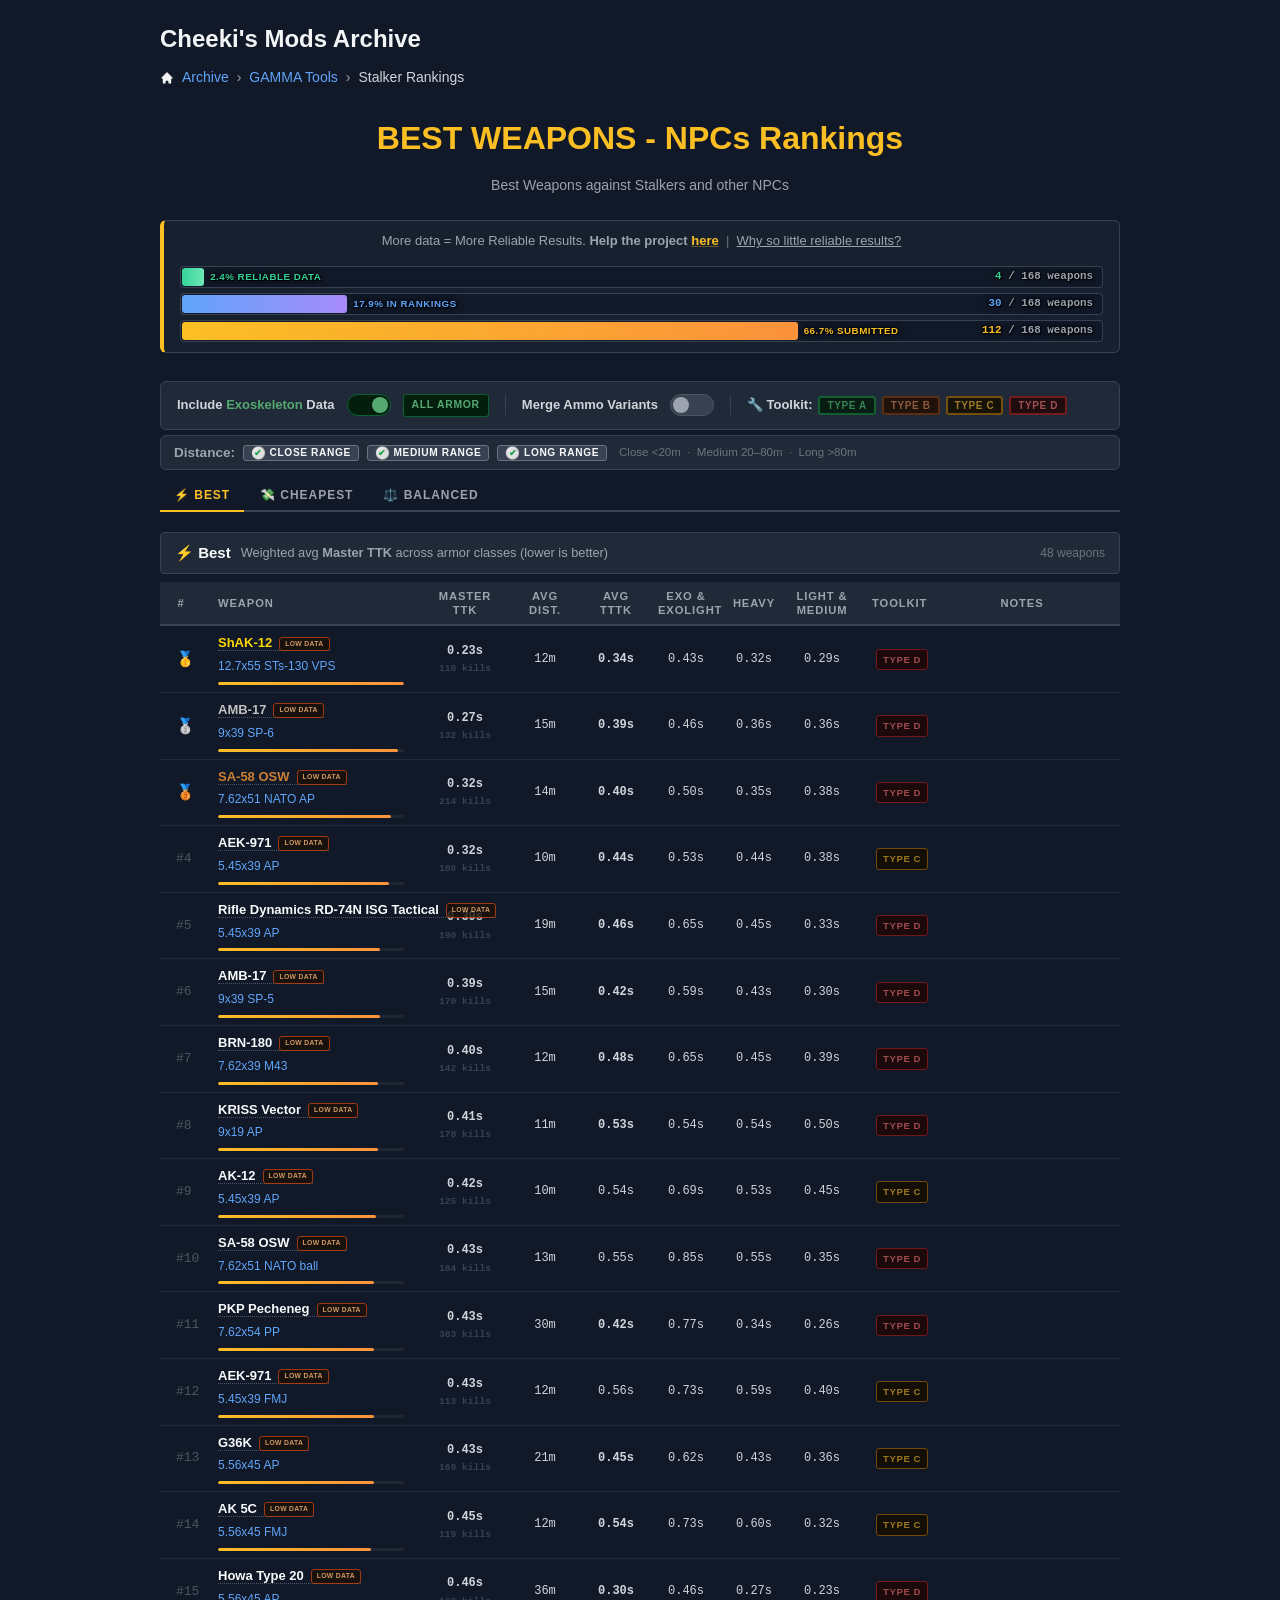
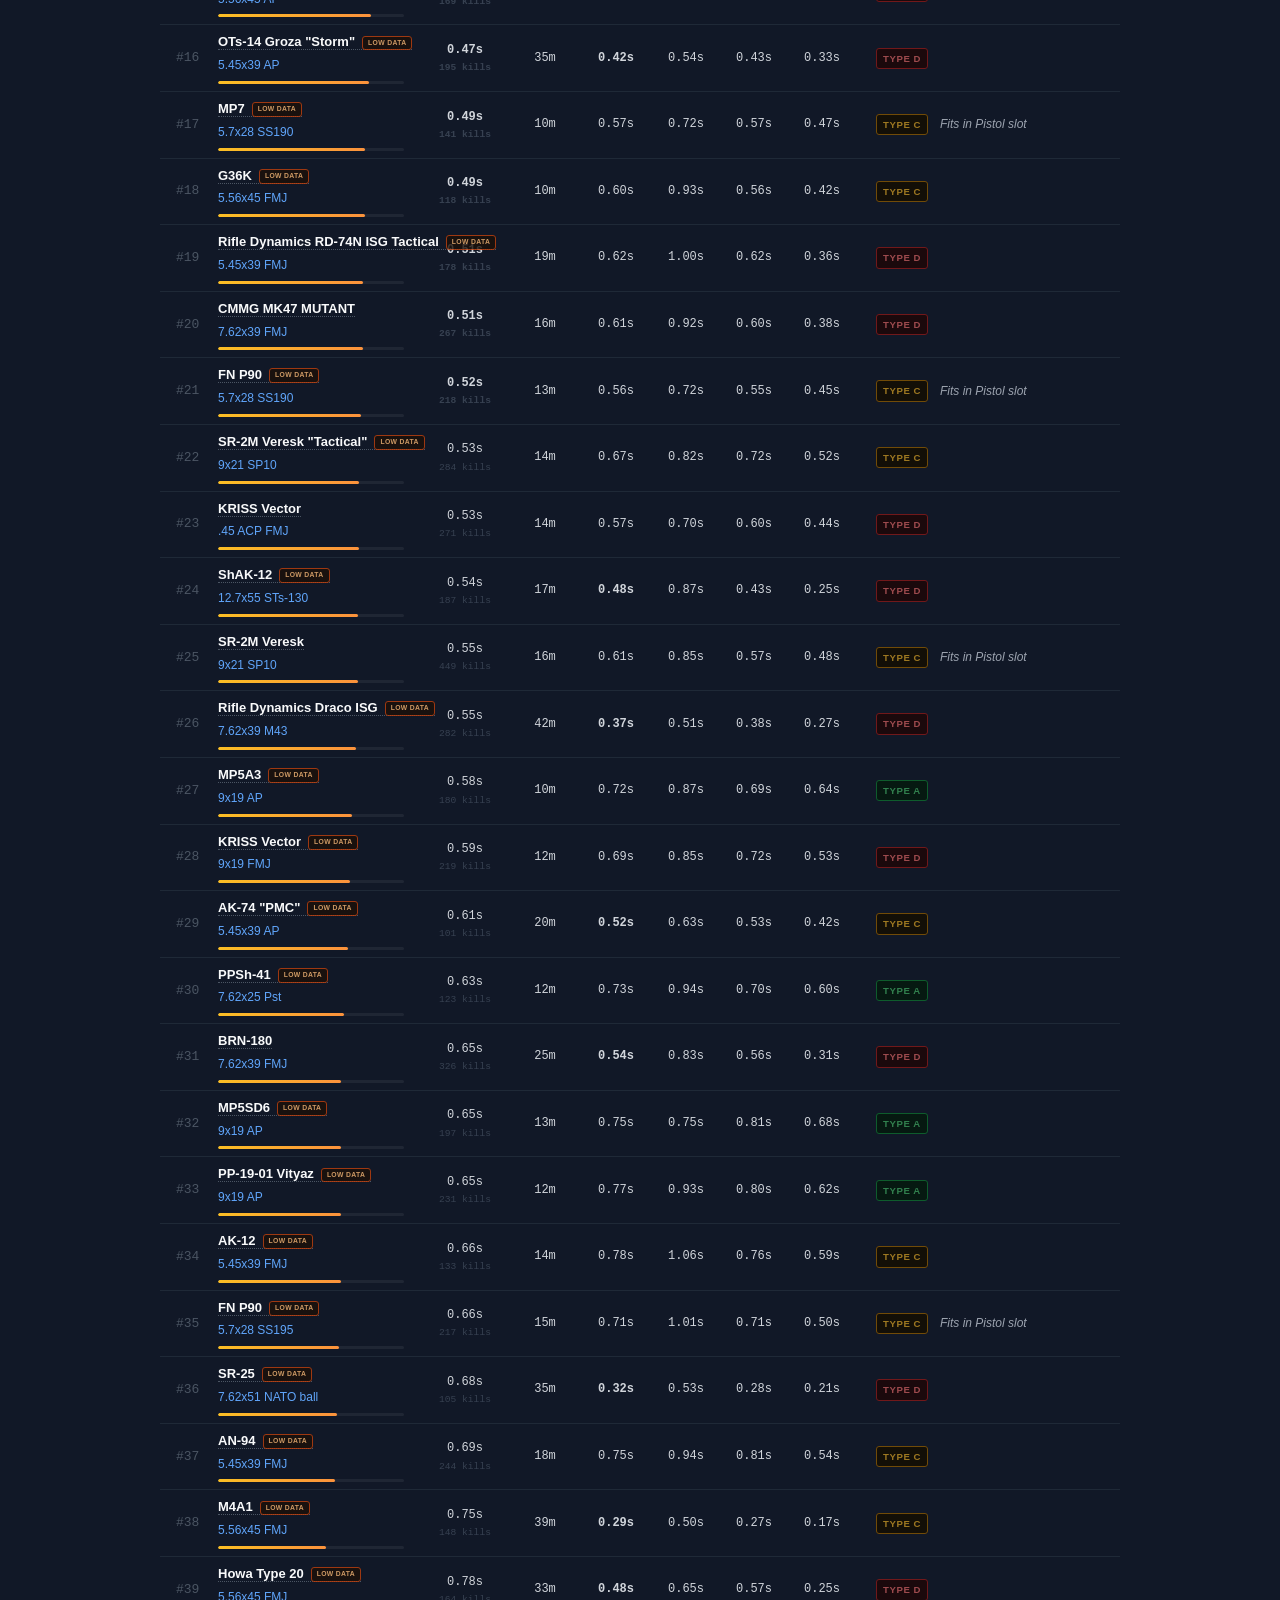
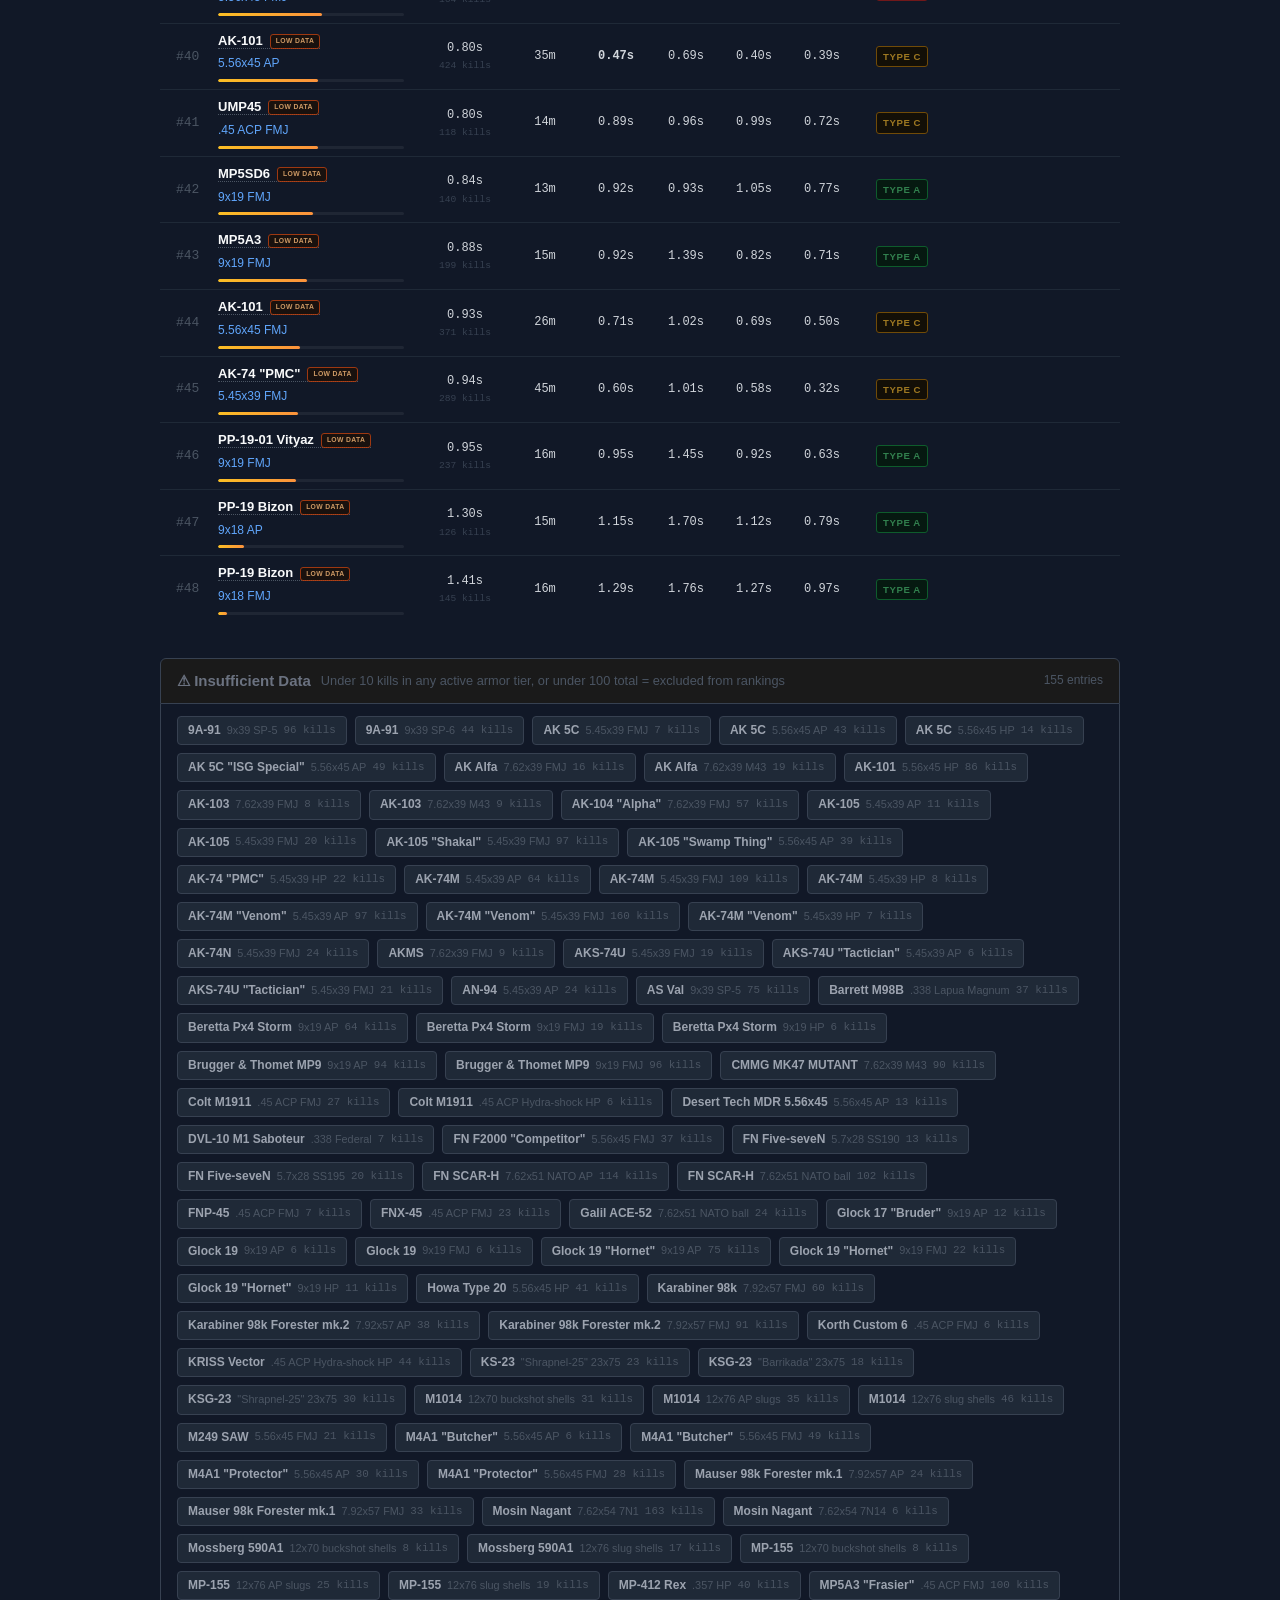
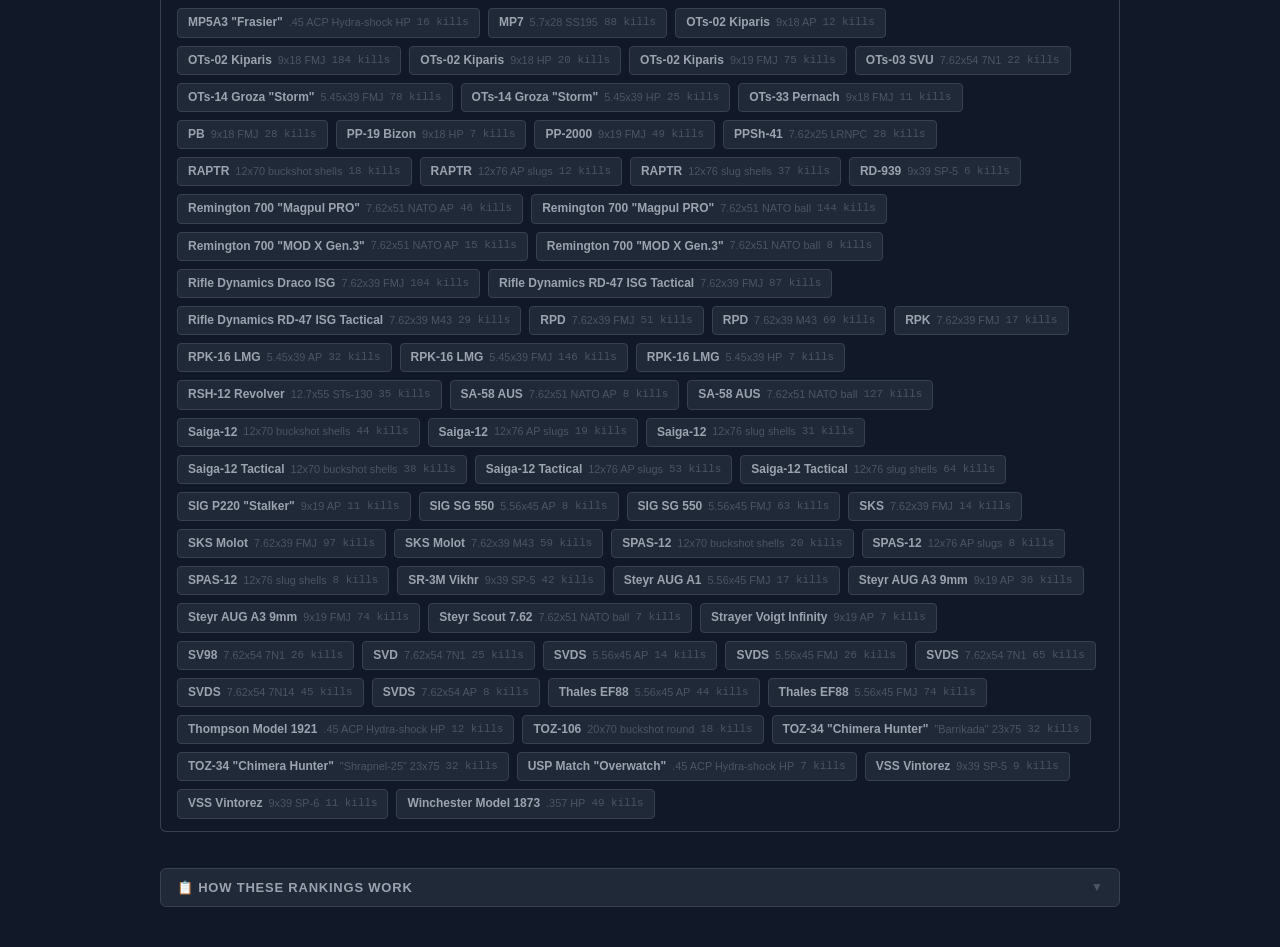
<file: GAMMA/stalkers_rankings.html>
<!DOCTYPE html>
<html lang="en">
<head>
<meta charset="UTF-8">
<meta name="viewport" content="width=device-width, initial-scale=1.0">
<title>BEST WEAPONS - NPCs Rankings</title>
<style>
  * { box-sizing: border-box; margin: 0; padding: 0; }
  body { background: #111827; color: #f3f4f6; font-family: -apple-system, BlinkMacSystemFont, 'Segoe UI', Roboto, sans-serif; font-size: 14px; line-height: 1.6; min-height: 100vh; padding: 20px; }
  a { color: #60a5fa; text-decoration: none; transition: color 0.2s; }
  a:hover { color: #93c5fd; }
  .rankings-container { max-width: 960px; margin: 0 auto; }
  .page-header { display: flex; justify-content: space-between; align-items: center; margin-bottom: 8px; gap: 12px; flex-wrap: wrap; }
  .site-title { font-size: 1.5rem; font-weight: bold; color: #f3f4f6; text-decoration: none; transition: color 0.3s; }
  .site-title:hover { color: #fbbf24; }
  .breadcrumb { display: flex; align-items: center; gap: 8px; font-size: 0.875rem; margin-bottom: 24px; }
  .breadcrumb a { color: #60a5fa; display: flex; align-items: center; gap: 4px; }
  .breadcrumb-separator { color: #9ca3af; }
  .page-title { font-size: 2rem; font-weight: bold; text-align: center; margin-bottom: 10px; color: #fbbf24; }
  .page-subtitle { text-align: center; color: #9ca3af; margin-bottom: 24px; font-size: 0.875rem; }
  .rankings-section { margin-bottom: 36px; }

  /* ── Distance bar ── */
  .dist-bar { background: #1f2937; border: 1px solid #374151; border-radius: 6px; padding: 6px 13px; margin-bottom: 10px; display: flex; align-items: center; gap: 8px; flex-wrap: wrap; }
  .dist-bar-label { font-size: 0.847rem; font-weight: 600; color: #9ca3af; flex-shrink: 0; }
  .dist-btn { display: inline-flex; align-items: center; gap: 3px; padding: 1px 7px; border-radius: 3px; cursor: pointer; font-size: 0.636rem; font-weight: 700; letter-spacing: 0.06em; text-transform: uppercase; border: 1px solid transparent; transition: opacity 0.2s, filter 0.2s; user-select: none; background: none; font-family: inherit; }
  .dist-btn { background: #1f2937; color: #e5e7eb; border-color: #4b5563; }
  .dist-btn.active   { opacity: 1; background: #374151; color: #f9fafb; border-color: #6b7280; }
  .dist-btn.inactive { opacity: 0.55; filter: grayscale(0.4); }
  .dist-icon { font-size: 0.75rem; line-height: 1; position: relative; }
  .dist-btn.active   .dist-icon::before { content: '⚪'; }
  .dist-btn.active   .dist-icon::after  { content: '✔'; position: absolute; top: 50%; left: 50%; transform: translate(-50%, -50%); font-size: 0.55rem; color: #16a34a; }
  .dist-btn.inactive .dist-icon::before { content: '⚪'; }
  .dist-btn.inactive .dist-icon::after  { content: '✕'; position: absolute; top: 50%; left: 50%; transform: translate(-50%, -50%); font-size: 0.55rem; color: #f87171; }

  .toggle-bar { background: #1f2937; border: 1px solid #374151; border-radius: 6px; padding: 12px 16px; margin-bottom: 5px; display: flex; align-items: center; gap: 12px; flex-wrap: wrap; }
  .toggle-bar-label { font-size: 0.8125rem; font-weight: 600; color: #d1d5db; }
  .exo-name { color: #55a870; font-weight: 700; }
  .switch { position: relative; display: inline-block; width: 44px; height: 22px; flex-shrink: 0; }
  .switch input { opacity: 0; width: 0; height: 0; }
  .slider { position: absolute; cursor: pointer; inset: 0; background: #374151; border-radius: 22px; border: 1px solid #4b5563; transition: 0.25s; }
  .slider::before { content: ''; position: absolute; height: 16px; width: 16px; left: 2px; top: 2px; background: #9ca3af; border-radius: 50%; transition: 0.25s; }
  input:checked + .slider { background: #041e0e; border-color: #0a6030; }
  input:checked + .slider::before { transform: translateX(22px); background: #55a870; }
  .mode-pill { font-size: 0.65rem; font-weight: 700; letter-spacing: 0.07em; text-transform: uppercase; padding: 2px 8px; border-radius: 3px; }
  .mode-all  { background: #041e0e; color: #55a870; border: 1px solid #0a6030; }
  .mode-excl { background: #1c1008; color: #fdba74; border: 1px solid #c2410c; }
  .tab-nav { display: flex; gap: 2px; border-bottom: 2px solid #374151; margin-bottom: 16px; flex-wrap: wrap; }
  .tab-btn { background: none; border: none; padding: 8px 14px; color: #9ca3af; font-size: 0.75rem; letter-spacing: 0.08em; text-transform: uppercase; cursor: pointer; font-family: inherit; border-bottom: 2px solid transparent; margin-bottom: -2px; transition: color 0.15s; font-weight: 600; }
  .tab-btn:hover { color: #e5e7eb; }
  .tab-btn.active { color: #fbbf24; border-bottom-color: #fbbf24; }
  .tab-panel { display: none; }
  .tab-panel.active { display: block; }
  .cat-header { background: #1f2937; border: 1px solid #374151; border-radius: 4px; padding: 8px 14px; margin: 20px 0 8px 0; display: flex; align-items: center; gap: 10px; flex-wrap: wrap; }
  .cat-name  { color: #f9fafb; font-size: 0.9375rem; font-weight: 700; }
  .cat-cal   { color: #9ca3af; font-size: 0.8rem; }
  .cat-count { color: #6b7280; font-size: 0.75rem; margin-left: auto; }
  .rankings-table { width: 100%; border-collapse: collapse; font-size: 0.8125rem; margin-bottom: 8px; table-layout: fixed; }
  .rankings-table th { background: #1f2937; color: #9ca3af; font-size: 0.7rem; letter-spacing: 0.08em; text-transform: uppercase; padding: 7px 16px; line-height: 1.25; text-align: center; border-bottom: 2px solid #374151; font-weight: 600; }
  .rankings-table th.ecol { padding-left: 6px; padding-right: 6px; }
  .rankings-table th.col-weapon { text-align: left; }
  .rankings-table th.ecol,      .rankings-table td.ecol      { width: 68px; }
  .rankings-table th.col-rank,  .rankings-table td.col-rank  { width: 42px; }
  .rankings-table th.col-weapon,.rankings-table td.col-weapon { width: 218px; }
  .rankings-table th.col-score, .rankings-table td.col-score { width: 90px; }
  .rankings-table th.col-dist,  .rankings-table td.col-dist  { width: 70px; }
  .rankings-table th.col-tttk,  .rankings-table td.col-tttk  { width: 72px; }
  .rankings-table th.col-tk,    .rankings-table td.col-tk    { width: 68px; }
  .rankings-table td { padding: 7px 16px; border-bottom: 1px solid #1f2937; vertical-align: middle; color: #d1d5db; }
  .rankings-table tr:hover td { background: #1a2535; }
  .rankings-table tr:last-child td { border-bottom: none; }
  .wname  { color: #f9fafb; font-weight: 600; white-space: nowrap; }
  .ammo-t { color: #60a5fa; font-size: 0.75rem; }
  .mono  { font-family: monospace; font-size: 0.75rem; color: #d1d5db; }
  .c-hi  { font-family: monospace; font-size: 0.75rem; color: #4ade80; font-weight: 700; }
  .c-mid { font-family: monospace; font-size: 0.75rem; color: #a3e635; }
  .c-lo  { font-family: monospace; font-size: 0.75rem; color: #fbbf24; }
  .c-bad { font-family: monospace; font-size: 0.75rem; color: #f87171; }
  .c-na  { font-family: monospace; font-size: 0.75rem; color: #374151; font-style: italic; }
  .c-warn{ font-family: monospace; font-size: 0.75rem; color: #fb923c; }
  .kills-sub { display: block; font-size: 0.60rem; color: #374151; font-family: monospace; }
  .r1 { color: #fbbf24; font-weight: 700; font-family: monospace; }
  .r2 { color: #d1d5db; font-weight: 600; font-family: monospace; }
  .r3 { color: #d97706; font-weight: 600; font-family: monospace; }
  .rn { color: #4b5563; font-family: monospace; }
  tr.top1 .wname { color: #ffd700; }
  tr.top2 .wname { color: #c0c0c0; }
  tr.top3 .wname { color: #cd7f32; }
  .bar-wrap { width: 100%; height: 3px; background: rgba(255,255,255,0.06); border-radius: 2px; margin-top: 5px; overflow: hidden; }
  .bar-fill { height: 100%; border-radius: 2px; transition: width 0.5s cubic-bezier(0.34,1.56,0.64,1); }
  #panel-speed   .bar-fill { background: linear-gradient(90deg,#fbbf24,#fb923c); }
  #panel-cheap   .bar-fill { background: linear-gradient(90deg,#34d399,#6ee7b7); }
  #panel-balance .bar-fill { background: linear-gradient(90deg,#60a5fa,#a78bfa); }

  .b-lowconf { background: #1c1008; color: #fdba74; border: 1px solid #c2410c; font-size: 0.425rem; font-weight: 700; letter-spacing: 0.05em; text-transform: uppercase; display: inline-block; padding: 1px 5px; border-radius: 3px; vertical-align: middle; margin-left: 7px; opacity: 0.80; }
  .tk-badge { display: inline-block; padding: 2px 6px; border-radius: 3px; font-size: 0.6rem; font-weight: 700; letter-spacing: 0.06em; text-transform: uppercase; white-space: nowrap; margin-left: 4px; opacity: 0.8; }
  .tk-A { background: #041a0c; color: #3a9a58; border: 1px solid #0e6e2e; }
  .tk-B { background: #1e0d00; color: #a86840; border: 1px solid #6a3008; }
  .tk-C { background: #140d00; color: #c09020; border: 1px solid #8a5800; }
  .tk-D { background: #1e0606; color: #c05858; border: 1px solid #8a1818; }
  .tk-unknown { background: #1f2937; color: #4b5563; border: 1px solid #374151; }
  .tk-toggle-group { display: flex; align-items: center; gap: 6px; flex-wrap: wrap; }
  .tk-toggle-label { font-size: 0.8125rem; font-weight: 600; color: #d1d5db; }
  .tk-btn { display: inline-flex; align-items: center; gap: 5px; padding: 2px 7px; border-radius: 3px; cursor: pointer; font-size: 0.625rem; font-weight: 700; letter-spacing: 0.06em; text-transform: uppercase; border: 2px solid transparent; transition: opacity 0.2s, filter 0.2s; user-select: none; font-family: inherit; background: none; }
  .tk-btn.active   { opacity: 0.8; }
  .tk-btn.inactive { opacity: 0.35; filter: grayscale(0.5); }
  .tk-btn-A { background:#041a0c; color:#3a9a58; border-color:#0e6e2e; }
  .tk-btn-B { background:#1e0d00; color:#a86840; border-color:#6a3008; }
  .tk-btn-C { background:#140d00; color:#c09020; border-color:#8a5800; }
  .tk-btn-D { background:#1e0606; color:#c05858; border-color:#8a1818; }
  .toggle-bar-divider { width:1px; height:20px; background:#374151; margin:0 4px; flex-shrink:0; }
  code { background: #374151; color: #f3f4f6; padding: 1px 4px; border-radius: 3px; font-size: 0.75rem; }

  /* ── Weapon stat tooltip ── */
  .wname { cursor: default; }
  .wname.has-stats { cursor: pointer; border-bottom: 1px dotted #4b5563; }
  #stat-tooltip {
    position: fixed; z-index: 9999; pointer-events: none;
    background: #0f172a; border: 1px solid #374151; border-radius: 7px;
    padding: 10px 13px; min-width: 170px; max-width: 240px;
    box-shadow: 0 8px 32px rgba(0,0,0,0.55), 0 0 0 1px rgba(255,255,255,0.04);
    opacity: 0; transition: opacity 0.12s ease;
    font-size: 0.75rem; line-height: 1.5;
  }
  #stat-tooltip.visible { opacity: 1; }
  .tt-title { font-size: 0.65rem; font-weight: 700; letter-spacing: 0.07em; text-transform: uppercase; color: #6b7280; margin-bottom: 8px; }
  .tt-row { display: flex; justify-content: space-between; align-items: center; gap: 12px; padding: 2px 0; border-bottom: 1px solid #1f2937; }
  .tt-row:last-child { border-bottom: none; }
  .tt-label { color: #6b7280; font-size: 0.7rem; }
  .tt-val { font-family: monospace; font-size: 0.72rem; color: #d1d5db; font-weight: 600; }
  .tt-kpm-hi  { color: #4ade80; font-weight: 700; }
  .tt-kpm-mid { color: #a3e635; font-weight: 700; }
  .tt-kpm-lo  { color: #9ca3af; }
  .tt-kpm-bad { color: #fb923c; font-weight: 700; }
  .tt-ovk-hi  { color: #4ade80; font-weight: 700; }
  .tt-ovk-mid { color: #fbbf24; font-weight: 700; }
  .tt-ovk-lo  { color: #fb923c; font-weight: 700; }
  .tt-ovk-bad { color: #f87171; font-weight: 700; }
  .tt-row-nd  { border-bottom: none; }
  .tt-row-nd + .tt-row-nd { border-top: 1px solid #1f2937; }
  .tt-row-sep { border-top: 1px solid #374151 !important; margin-top: 4px; padding-top: 4px; }
  .tt-note { font-size: 0.65rem; color: #4b5563; font-style: italic; margin-top: 6px; }

  .insuff-section { margin-top: 36px; }
  .insuff-header { background: #1a1a1a; border: 1px solid #374151; border-radius: 6px 6px 0 0; padding: 10px 16px; display: flex; align-items: center; gap: 10px; }
  .insuff-title { color: #6b7280; font-size: 0.9375rem; font-weight: 700; }
  .insuff-subtitle { color: #4b5563; font-size: 0.8rem; }
  .insuff-count { color: #4b5563; font-size: 0.75rem; margin-left: auto; }
  .insuff-body { background: #111827; border: 1px solid #374151; border-top: none; border-radius: 0 0 6px 6px; padding: 12px 16px; display: flex; flex-wrap: wrap; gap: 8px; min-height: 44px; }
  .insuff-tag { display: inline-flex; align-items: center; gap: 6px; background: #1f2937; border: 1px solid #374151; border-radius: 4px; padding: 4px 10px; font-size: 0.75rem; color: #6b7280; }
  .insuff-tag .it-name  { color: #9ca3af; font-weight: 600; }
  .insuff-tag .it-ammo  { color: #4b5563; font-size: 0.68rem; }
  .insuff-tag .it-kills { color: #4b5563; font-size: 0.68rem; font-family: monospace; }
  .insuff-empty { color: #374151; font-style: italic; font-size: 0.8rem; padding: 4px 0; }

  /* ── Methodology box ── */
  .method-box { background: #1f2937; border: 1px solid #374151; border-radius: 6px; margin-bottom: 20px; overflow: hidden; }
  .method-toggle { width: 100%; background: none; border: none; padding: 11px 16px; display: flex; align-items: center; gap: 10px; cursor: pointer; font-family: inherit; color: #d1d5db; text-align: left; }
  .method-toggle:hover { background: rgba(255,255,255,0.03); }
  .method-toggle-title { font-size: 0.8125rem; font-weight: 700; color: #9ca3af; letter-spacing: 0.06em; text-transform: uppercase; flex: 1; }
  .method-toggle-icon { font-size: 0.75rem; color: #4b5563; transition: transform 0.2s; flex-shrink: 0; }
  .method-toggle-icon.open { transform: rotate(180deg); }
  .method-body { display: none; padding: 14px 16px 16px 16px; border-top: 1px solid #374151; }
  .method-body.open { display: block; }
  .method-grid { display: grid; grid-template-columns: repeat(auto-fit, minmax(220px, 1fr)); gap: 12px; margin-top: 14px; }
  .method-card { background: #111827; border: 1px solid #374151; border-radius: 5px; padding: 11px 13px; }
  .method-card-title { font-size: 0.75rem; font-weight: 700; letter-spacing: 0.05em; text-transform: uppercase; margin-bottom: 5px; }
  .method-card-sub { font-size: 0.7rem; color: #6b7280; font-style: italic; margin-bottom: 7px; }
  .method-card-body { font-size: 0.75rem; color: #9ca3af; line-height: 1.55; }
  .method-card-body code { background: #1f2937; color: #d1d5db; padding: 1px 5px; border-radius: 3px; font-size: 0.7rem; }
  .method-card.mc-ttk   .method-card-title { color: #60a5fa; }
  .method-card.mc-stk   .method-card-title { color: #4ade80; }
  .method-card.mc-rstk  .method-card-title { color: #34d399; }
  .method-card.mc-tttk  .method-card-title { color: #fbbf24; }
  .method-card.mc-mttk  .method-card-title { color: #c084fc; }
  .method-divider { border: none; border-top: 1px solid #374151; margin: 14px 0 12px 0; }
  .method-tabs-row { display: grid; grid-template-columns: repeat(auto-fit, minmax(200px, 1fr)); gap: 10px; margin-top: 12px; }
  .method-tab-card { background: #111827; border: 1px solid #374151; border-radius: 5px; padding: 10px 13px; }
  .method-tab-card-title { font-size: 0.75rem; font-weight: 700; margin-bottom: 5px; }
  .method-tab-card-body { font-size: 0.75rem; color: #9ca3af; line-height: 1.55; }
  .method-tab-card-body code { background: #1f2937; color: #d1d5db; padding: 1px 5px; border-radius: 3px; font-size: 0.7rem; }
  .mc-best  .method-tab-card-title { color: #fbbf24; }
  .mc-cheap .method-tab-card-title { color: #34d399; }
  .mc-bal   .method-tab-card-title { color: #60a5fa; }
  .method-note { background: #1f2937; border: 1px solid #374151; border-top: 2px solid #fbbf24; border-radius: 6px; padding: 14px 18px; font-size: 0.8rem; color: #9ca3af; line-height: 1.6; margin-top: 12px; }
  .method-note b { color: #f3f4f6; }

  /* ── Weapon coverage progress bars ── */
  .coverage-bar-wrap { margin-top: 10px; margin-bottom: 0; display: flex; flex-direction: column; gap: 5px; width: 100%; }
  .coverage-row { display: flex; align-items: center; gap: 8px; }
  .coverage-track { position: relative; flex: 1; height: 22px; background: #111827; border-radius: 4px; overflow: hidden; box-shadow: inset 0 0 0 1px #374151; }
  .coverage-fill { height: calc(100% - 4px); margin: 2px; border-radius: 3px; transition: width 0.5s cubic-bezier(0.34,1.56,0.64,1); }
  .coverage-fill-reliable { background: linear-gradient(90deg,#34d399,#6ee7b7); }
  .coverage-fill-ranked   { background: linear-gradient(90deg,#60a5fa,#a78bfa); }
  .coverage-fill-total    { background: linear-gradient(90deg,#fbbf24,#fb923c); }
  .coverage-text-over { position: absolute; inset: 0; display: flex; align-items: center; justify-content: flex-end; padding: 0 10px; pointer-events: none; }
  .coverage-text-over .cov-cnt { font-size: 0.68rem; font-family: monospace; font-weight: 700; color: #e5e7eb; text-shadow: 0 0 6px #000, 0 0 3px #000, 1px 1px 0 rgba(0,0,0,0.9); }
  .cov-lbl { position: absolute; top: 50%; transform: translateY(-50%); padding-left: 8px; font-size: 0.612rem; font-weight: 700; letter-spacing: 0.05em; text-transform: uppercase; color: #e5e7eb; text-shadow: 0 0 6px #000, 0 0 3px #000, 1px 1px 0 rgba(0,0,0,0.9); white-space: nowrap; pointer-events: none; transition: left 0.5s cubic-bezier(0.34,1.56,0.64,1); }

  .warn-banner { background: rgba(31,41,55,0.5); border: 1px solid #374151; border-left: 4px solid #fbbf24; border-radius: 6px; padding: 10px 16px; margin: 0 0 28px 0; display: flex; flex-direction: column; align-items: center; gap: 4px; }
  .warn-banner-text { font-size: 0.8125rem; color: #9ca3af; line-height: 1.6; text-align: center; width: 100%; }
  .warn-banner-text a { color: #fbbf24; text-decoration: underline; text-decoration-color: rgba(251,191,36,0.35); transition: color 0.2s; }
  .warn-banner-text a:hover { color: #fde68a; }

  @media (max-width: 768px) {
    .cat-header { flex-direction: column; align-items: flex-start; gap: 6px; }
    .cat-count { margin-left: 0; }
    .rankings-table { font-size: 0.75rem; }
    .rankings-table th, .rankings-table td { padding: 5px 7px; }
    .ecol, .col-tttk, .col-dist { display: none; }
    .page-title { font-size: 1.5rem; }
  }
</style>
</head>
<body>
<div id="stat-tooltip" role="tooltip" aria-hidden="true"></div>
<div class="rankings-container">
  <div class="page-header"><span class="site-title">Cheeki's Mods Archive</span></div>
  <nav class="breadcrumb" aria-label="Breadcrumb">
    <svg fill="currentColor" viewBox="0 0 20 20" width="14" height="14" style="flex-shrink:0"><path d="M10.707 2.293a1 1 0 00-1.414 0l-7 7a1 1 0 001.414 1.414L4 10.414V17a1 1 0 001 1h2a1 1 0 001-1v-2a1 1 0 011-1h2a1 1 0 011 1v2a1 1 0 001 1h2a1 1 0 001-1v-6.586l.293.293a1 1 0 001.414-1.414l-7-7z"/></svg>
    <a href="https://cheeki.zone">Archive</a><span class="breadcrumb-separator">›</span>
    <a href="../index.html">GAMMA Tools</a><span class="breadcrumb-separator">›</span>
    <span style="color:#d1d5db;">Stalker Rankings</span>
  </nav>
  <h1 class="page-title">BEST WEAPONS - NPCs Rankings</h1>
  <p class="page-subtitle">Best Weapons against Stalkers and other NPCs</p>

  <div class="warn-banner">
    <p class="warn-banner-text">More data = More Reliable Results. <b>Help the project <a href="../index.html">here</a></b> &nbsp;<span style="color:#6b7280;">|</span>&nbsp; <span id="why-low-reliable" style="text-decoration:underline;cursor:pointer;color:#9ca3af;transition:color 0.2s;" onmouseover="this.style.color='#f9fafb'" onmouseout="this.style.color='#9ca3af'" onclick="openMethodology()">Why so little reliable results?</span></p>
    <div class="coverage-bar-wrap">
      <div class="coverage-row">
        <div class="coverage-track">
          <div class="coverage-fill coverage-fill-reliable" id="cov-fill-reliable" style="width:0%"></div>
          <span class="cov-lbl" id="cov-lbl-reliable" style="left:0%;color:#34d399"><span id="cov-pct-reliable">0%</span> reliable data</span>
          <div class="coverage-text-over">
            <span class="cov-cnt" id="cov-cnt-reliable" style="color:#9ca3af;"><span id="cov-num-reliable" style="color:#34d399;font-weight:700;">0</span> / 168 weapons</span>
          </div>
        </div>
      </div>
      <div class="coverage-row">
        <div class="coverage-track">
          <div class="coverage-fill coverage-fill-ranked" id="cov-fill-ranked" style="width:0%"></div>
          <span class="cov-lbl" id="cov-lbl-ranked" style="left:0%;color:#60a5fa"><span id="cov-pct-ranked">0%</span> in rankings</span>
          <div class="coverage-text-over">
            <span class="cov-cnt" id="cov-cnt-ranked" style="color:#9ca3af;"><span id="cov-num-ranked" style="color:#60a5fa;font-weight:700;">0</span> / 168 weapons</span>
          </div>
        </div>
      </div>
      <div class="coverage-row">
        <div class="coverage-track">
          <div class="coverage-fill coverage-fill-total" id="cov-fill-total" style="width:0%"></div>
          <span class="cov-lbl" id="cov-lbl-total" style="left:0%;color:#fbbf24"><span id="cov-pct-total">0%</span> submitted</span>
          <div class="coverage-text-over">
            <span class="cov-cnt" id="cov-cnt-total" style="color:#9ca3af;"><span id="cov-num-total" style="color:#fbbf24;font-weight:700;">0</span> / 168 weapons</span>
          </div>
        </div>
      </div>
    </div>
  </div>

  <div class="rankings-section">
    <div class="toggle-bar">
      <span class="toggle-bar-label" id="exoLabel" style="cursor:pointer">Include <span class="exo-name">Exoskeleton</span> Data</span>
      <div class="switch" id="exoSwitch"><input type="checkbox" id="exoToggle" style="opacity:0;width:0;height:0;position:absolute"><span class="slider"></span></div>
      <span class="mode-pill mode-all" id="modePill">ALL ARMOR</span>
      <div class="toggle-bar-divider"></div>
      <span class="toggle-bar-label" id="mergeLabel" style="cursor:pointer">Merge Ammo Variants</span>
      <div class="switch" id="mergeSwitch"><input type="checkbox" id="mergeToggle" style="opacity:0;width:0;height:0;position:absolute"><span class="slider"></span></div>
      <div class="toggle-bar-divider"></div>
      <div class="tk-toggle-group">
        <span class="tk-toggle-label">🔧 Toolkit:</span>
        <button type="button" class="tk-btn tk-btn-A active" id="tkBtn-A" onclick="toggleToolkit('A',event)">Type A</button>
        <button type="button" class="tk-btn tk-btn-B active" id="tkBtn-B" onclick="toggleToolkit('B',event)">Type B</button>
        <button type="button" class="tk-btn tk-btn-C active" id="tkBtn-C" onclick="toggleToolkit('C',event)">Type C</button>
        <button type="button" class="tk-btn tk-btn-D active" id="tkBtn-D" onclick="toggleToolkit('D',event)">Type D</button>
      </div>
    </div>
    <div class="dist-bar">
      <span class="dist-bar-label">Distance:</span>
      <button type="button" class="dist-btn dist-Close  active" id="dBtn-Close-Range"  onclick="toggleDistance('Close Range',event)"><span class="dist-icon"></span> Close Range</button>
      <button type="button" class="dist-btn dist-Medium active" id="dBtn-Medium-Range" onclick="toggleDistance('Medium Range',event)"><span class="dist-icon"></span> Medium Range</button>
      <button type="button" class="dist-btn dist-Long   active" id="dBtn-Long-Range"   onclick="toggleDistance('Long Range',event)"><span class="dist-icon"></span> Long Range</button>
      <span style="font-size:0.72rem;color:#6b7280;margin-left:4px;">Close &lt;20m &nbsp;·&nbsp; Medium 20–80m &nbsp;·&nbsp; Long &gt;80m</span>
    </div>
    <div class="tab-nav">
      <button class="tab-btn active" onclick="switchTab('speed',this)">⚡ Best</button>
      <button class="tab-btn" onclick="switchTab('cheap',this)">💸 Cheapest</button>
      <button class="tab-btn" onclick="switchTab('balance',this)">⚖️ Balanced</button>
    </div>

    <!-- Best tab -->
    <div class="tab-panel active" id="panel-speed">
      <div class="cat-header">
        <span class="cat-name">⚡ Best</span>
        <span class="cat-cal">Weighted avg <b>Master TTK</b> across armor classes (lower is better)</span>
        <span class="cat-count" id="count-speed">- weapons</span>
      </div>
      <table class="rankings-table"><thead><tr>
        <th class="col-rank">#</th><th class="col-weapon">Weapon</th>
        <th class="col-score" style="text-align:center">Master<br>TTK</th>
        <th class="col-dist"  style="text-align:center">Avg<br>Dist.</th>
        <th class="col-tttk"  style="text-align:center">Avg<br>TTTK</th>
        <th class="ecol" id="th-se" style="text-align:center">Exo &amp;<br>Exolight</th>
        <th class="ecol" id="th-sh" style="text-align:center">Heavy</th>
        <th class="ecol" id="th-sl" style="text-align:center">Light &amp;<br>Medium</th>
        <th class="col-tk" style="text-align:center">Toolkit</th>
        <th class="col-notes">Notes</th>
      </tr></thead><tbody id="body-speed"></tbody></table>
    </div>

    <!-- Cheapest tab -->
    <div class="tab-panel" id="panel-cheap">
      <div class="cat-header">
        <span class="cat-name">💸 Cheapest</span>
        <span class="cat-cal">Weighted average cost per kill in roubles (lower is better)</span>
        <span class="cat-count" id="count-cheap">- weapons</span>
      </div>
      <table class="rankings-table"><thead><tr>
        <th class="col-rank">#</th><th class="col-weapon">Weapon</th>
        <th class="col-score" style="text-align:center">Avg Cost/<br>Kill</th>
        <th class="col-dist"  style="text-align:center">Avg<br>Dist.</th>
        <th class="col-tttk"  style="text-align:center">Master<br>TTK</th>
        <th class="ecol" id="th-ce" style="text-align:center">Exo &amp;<br>Exolight</th>
        <th class="ecol" id="th-ch" style="text-align:center">Heavy</th>
        <th class="ecol" id="th-cl" style="text-align:center">Light &amp;<br>Medium</th>
        <th class="col-tk" style="text-align:center">Toolkit</th>
        <th class="col-notes">Notes</th>
      </tr></thead><tbody id="body-cheap"></tbody></table>
    </div>

    <!-- Balanced tab -->
    <div class="tab-panel" id="panel-balance">
      <div class="cat-header">
        <span class="cat-name">⚖️ Balanced</span>
        <span class="cat-cal">Weighted Master TTK 60% + Cost 40% (lower is better)</span>
        <span class="cat-count" id="count-balance">- weapons</span>
      </div>
      <table class="rankings-table"><thead><tr>
        <th class="col-rank">#</th><th class="col-weapon">Weapon</th>
        <th class="col-score" style="text-align:center">Balance<br>Score</th>
        <th class="col-dist"  style="text-align:center">Avg<br>Dist.</th>
        <th class="col-tttk"  style="text-align:center">Avg Cost/<br>Kill</th>
        <th class="ecol" id="th-be" style="text-align:center">Exo &amp;<br>Exolight</th>
        <th class="ecol" id="th-bh" style="text-align:center">Heavy</th>
        <th class="ecol" id="th-bl" style="text-align:center">Light &amp;<br>Medium</th>
        <th class="col-tk" style="text-align:center">Toolkit</th>
        <th class="col-notes">Notes</th>
      </tr></thead><tbody id="body-balance"></tbody></table>
    </div>

    <div class="insuff-section">
      <div class="insuff-header">
        <span class="insuff-title">⚠ Insufficient Data</span>
        <span class="insuff-subtitle">Under 10 kills in any active armor tier, or under 100 total = excluded from rankings</span>
        <span class="insuff-count" id="insuff-count"></span>
      </div>
      <div class="insuff-body" id="insuff-body"></div>
    </div>
  </div>

  <div class="method-box">
    <button class="method-toggle" onclick="toggleMethod(this)" aria-expanded="false">
      <span class="method-toggle-title">📋 How these rankings work</span>
      <span class="method-toggle-icon">▼</span>
    </button>
    <div class="method-body">
      <div style="font-size:0.75rem;font-weight:700;letter-spacing:0.05em;text-transform:uppercase;color:#9ca3af;margin-bottom:6px;">Pre-Processing</div>
      <div class="method-card" style="border-top:2px solid #374151;margin-bottom:12px;">
        <ul style="list-style:none;padding:0;margin:0;display:flex;flex-direction:column;gap:7px;">
          <li style="font-size:0.75rem;color:#9ca3af;line-height:1.55;"><span style="color:#d1d5db;font-weight:700;">● Data Cleaning:</span> Every log players send is checked for duplicate entries and outlier data (non-vanilla ballistics, artifact on-hit effects...). Anything suspicious is skipped before being added to the database.</li>
          <li style="font-size:0.75rem;color:#9ca3af;line-height:1.55;border-top:1px solid #1f2937;padding-top:7px;"><span style="color:#d1d5db;font-weight:700;">● Minimum Sample Size:</span> Each weapon needs enough kills recorded to enter the rankings pool (combination of armor/weapon/ammo/distance). Anything below a reliable threshold is dropped.</li>
          <li style="font-size:0.75rem;color:#9ca3af;line-height:1.55;border-top:1px solid #1f2937;padding-top:7px;"><span style="color:#d1d5db;font-weight:700;">● IQR Outlier Removal:</span> Statistical freaks and big outliers are automatically removed to not skew the data (enemy that ran away after you shot him once and shows as a 40s kill in the data, when the average for that bucket is 3s for example).</li>
          <li style="font-size:0.75rem;color:#9ca3af;line-height:1.55;border-top:1px solid #1f2937;padding-top:7px;"><span style="color:#d1d5db;font-weight:700;">● Headshot Balancing:</span> All the kills that are headshots and one-shot the enemy are balanced to match the community headshot average, so very good players that send lots of kills with specific weapons do not skew the data too much.</li>
        </ul>
      </div>

      <div class="method-grid" style="margin-top:12px;">
        <div class="method-card mc-ttk">
          <div class="method-card-title">TTK: Time To Kill</div>
          <div class="method-card-sub">What happens in-game</div>
          <div class="method-card-body">Time from first shot to kill shot, measured in-game. Big melting pot of accuracy, fire rate, player skill and aim, enemy behavior etc. Very noisy by essence, but a real gameplay measurement.</div>
        </div>
        <div class="method-card mc-stk">
          <div class="method-card-title">STK: Standardized TTK</div>
          <div class="method-card-sub">Theoretical limit of the weapon</div>
          <div class="method-card-body">Theoretical minimum kill time if every bullet hits, with reload time taken into account. This is the "weapon's ceiling" and a stat anchor to dampen a bit the very noisy TTK.</div>
        </div>
        <div class="method-card mc-tttk">
          <div class="method-card-title">TTTK: True TTK</div>
          <div class="method-card-sub">Recoil & Accuracy</div>
          <div class="method-card-body">Takes recorded accuracy and asks how long it realistically takes to land enough hits to kill. Allows weapon with good recoil to shine, balancing skill and weapon performance metrics.</div>
        </div>
        <div class="method-card mc-mttk">
          <div class="method-card-title">Master TTK: Final Metric</div>
          <div class="method-card-sub">The Ranking Scale</div>
          <div class="method-card-body">Weighted mix of all the previous data points. Aims at being a good representation of a weapon performance by balancing in-game recorded data, weapons "on-paper" stats, and players variable skill level.</div>
        </div>
      </div>

      <hr class="method-divider">

      <div style="margin-bottom:14px;">
        <div style="font-size:0.75rem;font-weight:700;letter-spacing:0.05em;text-transform:uppercase;color:#9ca3af;margin-bottom:10px;">⚖️ Calculation Weights</div>
        <div style="display:grid;grid-template-columns:repeat(auto-fit,minmax(200px,1fr));gap:10px;">

          <div style="background:#111827;border:1px solid #374151;border-radius:5px;padding:10px 13px;">
            <div style="font-size:0.72rem;font-weight:700;color:#c084fc;text-transform:uppercase;letter-spacing:0.05em;margin-bottom:7px;">Master TTK composite</div>
            <div style="display:flex;flex-direction:column;gap:4px;">
              <div style="display:flex;align-items:center;gap:8px;">
                <div style="flex:1;height:6px;background:#1f2937;border-radius:3px;overflow:hidden;"><div style="width:45%;height:100%;background:#60a5fa;border-radius:3px;"></div></div>
                <span style="font-size:0.7rem;font-family:monospace;color:#60a5fa;width:28px;text-align:right;">45%</span>
                <span style="font-size:0.7rem;color:#6b7280;width:32px;">TTK</span>
              </div>
              <div style="display:flex;align-items:center;gap:8px;">
                <div style="flex:1;height:6px;background:#1f2937;border-radius:3px;overflow:hidden;"><div style="width:35%;height:100%;background:#fbbf24;border-radius:3px;"></div></div>
                <span style="font-size:0.7rem;font-family:monospace;color:#fbbf24;width:28px;text-align:right;">35%</span>
                <span style="font-size:0.7rem;color:#6b7280;width:32px;">TTTK</span>
              </div>
              <div style="display:flex;align-items:center;gap:8px;">
                <div style="flex:1;height:6px;background:#1f2937;border-radius:3px;overflow:hidden;"><div style="width:20%;height:100%;background:#34d399;border-radius:3px;"></div></div>
                <span style="font-size:0.7rem;font-family:monospace;color:#34d399;width:28px;text-align:right;">20%</span>
                <span style="font-size:0.7rem;color:#6b7280;width:48px;">RSTK</span>
              </div>
            </div>
          </div>

          <div style="background:#111827;border:1px solid #374151;border-radius:5px;padding:10px 13px;">
            <div style="font-size:0.72rem;font-weight:700;color:#c4b5fd;text-transform:uppercase;letter-spacing:0.05em;margin-bottom:7px;">Armor tiers: all included</div>
            <div style="display:flex;flex-direction:column;gap:4px;">
              <div style="display:flex;align-items:center;gap:8px;">
                <div style="flex:1;height:6px;background:#1f2937;border-radius:3px;overflow:hidden;"><div style="width:25%;height:100%;background:#fdba74;border-radius:3px;"></div></div>
                <span style="font-size:0.7rem;font-family:monospace;color:#fdba74;width:28px;text-align:right;">25%</span>
                <span style="font-size:0.7rem;color:#6b7280;">Exo &amp; Exolight</span>
              </div>
              <div style="display:flex;align-items:center;gap:8px;">
                <div style="flex:1;height:6px;background:#1f2937;border-radius:3px;overflow:hidden;"><div style="width:40%;height:100%;background:#fde68a;border-radius:3px;"></div></div>
                <span style="font-size:0.7rem;font-family:monospace;color:#fde68a;width:28px;text-align:right;">40%</span>
                <span style="font-size:0.7rem;color:#6b7280;">Heavy</span>
              </div>
              <div style="display:flex;align-items:center;gap:8px;">
                <div style="flex:1;height:6px;background:#1f2937;border-radius:3px;overflow:hidden;"><div style="width:35%;height:100%;background:#6ee7b7;border-radius:3px;"></div></div>
                <span style="font-size:0.7rem;font-family:monospace;color:#6ee7b7;width:28px;text-align:right;">35%</span>
                <span style="font-size:0.7rem;color:#6b7280;">Light &amp; Medium</span>
              </div>
            </div>
          </div>

          <div style="background:#111827;border:1px solid #374151;border-radius:5px;padding:10px 13px;">
            <div style="font-size:0.72rem;font-weight:700;color:#fdba74;text-transform:uppercase;letter-spacing:0.05em;margin-bottom:7px;">Armor tiers: Exo excluded</div>
            <div style="display:flex;flex-direction:column;gap:4px;">
              <div style="display:flex;align-items:center;gap:8px;">
                <div style="flex:1;height:6px;background:#1f2937;border-radius:3px;overflow:hidden;"><div style="width:0%;height:100%;background:#374151;border-radius:3px;"></div></div>
                <span style="font-size:0.7rem;font-family:monospace;color:#374151;width:28px;text-align:right;">0%</span>
                <span style="font-size:0.7rem;color:#374151;">Exo &amp; Exolight</span>
              </div>
              <div style="display:flex;align-items:center;gap:8px;">
                <div style="flex:1;height:6px;background:#1f2937;border-radius:3px;overflow:hidden;"><div style="width:55%;height:100%;background:#fde68a;border-radius:3px;"></div></div>
                <span style="font-size:0.7rem;font-family:monospace;color:#fde68a;width:28px;text-align:right;">55%</span>
                <span style="font-size:0.7rem;color:#6b7280;">Heavy</span>
              </div>
              <div style="display:flex;align-items:center;gap:8px;">
                <div style="flex:1;height:6px;background:#1f2937;border-radius:3px;overflow:hidden;"><div style="width:45%;height:100%;background:#6ee7b7;border-radius:3px;"></div></div>
                <span style="font-size:0.7rem;font-family:monospace;color:#6ee7b7;width:28px;text-align:right;">45%</span>
                <span style="font-size:0.7rem;color:#6b7280;">Light &amp; Medium</span>
              </div>
            </div>
          </div>

        </div>
      </div>

      <hr class="method-divider">

      <div class="method-tabs-row">
        <div class="method-tab-card mc-best">
          <div class="method-tab-card-title">⚡ Best</div>
          <div class="method-card-sub">Lowest Master TTK</div>
          <div class="method-tab-card-body">Ranks by weighted average Master TTK across all armor tiers. Lower is better. The <span style="color:#fb923c;font-size:0.68rem;font-weight:700;">Low Data</span> badge appears when total active kills are under 250 and any active tier is under 50 kills.</div>
        </div>
        <div class="method-tab-card mc-cheap">
          <div class="method-tab-card-title">💸 Cheapest</div>
          <div class="method-card-sub">Lowest cost/kill</div>
          <div class="method-tab-card-body">Average roubles spent per kill. Cheap and fast will be ranked at the top. Secondary column shows Master TTK so you can see what you're trading in speed for money.</div>
        </div>
        <div class="method-tab-card mc-bal">
          <div class="method-tab-card-title">⚖️ Balanced</div>
          <div class="method-card-sub">Real efficiency</div>
          <div class="method-tab-card-body">Normalises each weapon's Master TTK and Cost as a weighted score: <code>TTK × 60% + Cost × 40%</code>. TTK has higher weight as kill speed is the primary combat variable. Ties (within 2%) are grouped.</div>
        </div>
      </div>


    </div>
  </div>

</div>

<script>
// ══════════════════════════════════════════════════════════════
// ══════════════════════════════════════════════════════════════
// ══════════════════════════════════════════════════════════════
// WEAPON DATA                        
// Format:                                             
// Faction | Armor | Weapon | Ammo | N kills | HTK x.x | Cost xxxx | TTK x.xxs | STK x.xxs | TTTK x.xxs | xx% Acc | Distance | x% Overkill | Toolkit | FireRate | Damage | MagSize | Reload Time
// Armor: Exoskeleton | Heavy | Light & Medium
// Distance: Close Range | Medium Range | Long Range
// Flat stats (FireRate/MagSize/Reload) stored per weapon+ammo
// ══════════════════════════════════════════════════════════════
// ══════════════════════════════════════════════════════════════
// ══════════════════════════════════════════════════════════════
const CN_RAW = `
STALKER | Light & Medium | 9A-91 | 9x39 SP-5 | 73 kills | HTK 3.26 | Cost 496 | TTK 0.30s | STK 0.19s | TTTK 0.38s | 50% Acc | Close Range | 24% Overkill | D | 700 | 48.0 | 20.0 | 4.0
STALKER | Light & Medium | 9A-91 | 9x39 SP-5 | 23 kills | HTK 2.94 | Cost 446 | TTK 0.71s | STK 0.17s | TTTK 0.29s | 64% Acc | Medium Range | 33% Overkill | D | 700 | 48.0 | 20.0 | 4.0

STALKER | Light & Medium | 9A-91 | 9x39 SP-6 | 37 kills | HTK 2.53 | Cost 1241 | TTK 0.31s | STK 0.13s | TTTK 0.24s | 50% Acc | Close Range | 21% Overkill | D | 700 | 48.0 | 20.0 | 4.0
STALKER | Light & Medium | 9A-91 | 9x39 SP-6 | 7 kills | HTK 2.28 | Cost 1121 | TTK 1.88s | STK 0.11s | TTTK 0.19s | 60% Acc | Medium Range | 57% Overkill | D | 700 | 48.0 | 20.0 | 4.0

STALKER | Exoskeleton | AEK-971 | 5.45x39 AP | 42 kills | HTK 5.06 | Cost 2367 | TTK 0.40s | STK 0.27s | TTTK 0.53s | 55% Acc | Close Range | 31% Overkill | C | 900 | 37.0 | 30.0 | 3.3
STALKER | Heavy | AEK-971 | 5.45x39 AP | 24 kills | HTK 4.21 | Cost 1972 | TTK 0.24s | STK 0.21s | TTTK 0.44s | 48% Acc | Close Range | 21% Overkill | C | 900 | 37.0 | 30.0 | 3.3
STALKER | Light & Medium | AEK-971 | 5.45x39 AP | 40 kills | HTK 3.26 | Cost 1527 | TTK 0.26s | STK 0.15s | TTTK 0.38s | 50% Acc | Close Range | 24% Overkill | C | 900 | 37.0 | 30.0 | 3.3

STALKER | Exoskeleton | AEK-971 | 5.45x39 FMJ | 31 kills | HTK 8.7 | Cost 1079 | TTK 0.62s | STK 0.51s | TTTK 0.73s | 69% Acc | Close Range | 17% Overkill | C | 900 | 37.0 | 30.0 | 3.3
STALKER | Heavy | AEK-971 | 5.45x39 FMJ | 27 kills | HTK 5.06 | Cost 627 | TTK 0.30s | STK 0.27s | TTTK 0.59s | 50% Acc | Close Range | 22% Overkill | C | 900 | 37.0 | 30.0 | 3.3
STALKER | Light & Medium | AEK-971 | 5.45x39 FMJ | 49 kills | HTK 3.37 | Cost 418 | TTK 0.22s | STK 0.16s | TTTK 0.38s | 50% Acc | Close Range | 25% Overkill | C | 900 | 37.0 | 30.0 | 3.3
STALKER | Light & Medium | AEK-971 | 5.45x39 FMJ | 6 kills | HTK 3.26 | Cost 405 | TTK 1.35s | STK 0.15s | TTTK 0.55s | 44% Acc | Medium Range | 66% Overkill | C | 900 | 37.0 | 30.0 | 3.3

STALKER | Light & Medium | AK 5C | 5.45x39 FMJ | 7 kills | HTK 3.0 | Cost 372 | TTK 5.87s | STK 0.16s | TTTK 0.24s | 60% Acc | Medium Range | 27% Overkill | C | 750 | 35.0 | 30.0 | 3.8

STALKER | Heavy | AK 5C | 5.56x45 AP | 6 kills | HTK 3.79 | Cost 1426 | TTK 0.61s | STK 0.23s | TTTK 0.36s | 62% Acc | Close Range | 24% Overkill | C | 750 | 35.0 | 30.0 | 3.8
STALKER | Light & Medium | AK 5C | 5.56x45 AP | 29 kills | HTK 3.37 | Cost 1268 | TTK 0.64s | STK 0.19s | TTTK 0.46s | 50% Acc | Close Range | 18% Overkill | C | 750 | 35.0 | 30.0 | 3.8
STALKER | Light & Medium | AK 5C | 5.56x45 AP | 8 kills | HTK 3.37 | Cost 1268 | TTK 0.38s | STK 0.19s | TTTK 0.29s | 74% Acc | Medium Range | 20% Overkill | C | 750 | 35.0 | 30.0 | 3.8

STALKER | Exoskeleton | AK 5C | 5.56x45 FMJ | 34 kills | HTK 6.21 | Cost 857 | TTK 0.66s | STK 0.42s | TTTK 0.73s | 66% Acc | Close Range | 24% Overkill | C | 750 | 35.0 | 30.0 | 3.8
STALKER | Heavy | AK 5C | 5.56x45 FMJ | 20 kills | HTK 4.35 | Cost 600 | TTK 0.43s | STK 0.27s | TTTK 0.60s | 59% Acc | Close Range | 34% Overkill | C | 750 | 35.0 | 30.0 | 3.8
STALKER | Light & Medium | AK 5C | 5.56x45 FMJ | 59 kills | HTK 3.37 | Cost 465 | TTK 0.31s | STK 0.19s | TTTK 0.33s | 63% Acc | Close Range | 23% Overkill | C | 750 | 35.0 | 30.0 | 3.8
STALKER | Light & Medium | AK 5C | 5.56x45 FMJ | 6 kills | HTK 3.0 | Cost 414 | TTK 0.78s | STK 0.16s | TTTK 0.26s | 70% Acc | Medium Range | 31% Overkill | C | 750 | 35.0 | 30.0 | 3.8

STALKER | Zombie | AK 5C | 5.56x45 HP | 7 kills | HTK 1.0 | Cost 147 | TTK 0.89s | STK 0.05s | TTTK 0.05s | 67% Acc | Close Range | 0% Overkill | C | 750 | 35.0 | 30.0 | 3.8
STALKER | Light & Medium | AK 5C | 5.56x45 HP | 14 kills | HTK 3.37 | Cost 496 | TTK 0.52s | STK 0.19s | TTTK 0.49s | 70% Acc | Close Range | 31% Overkill | C | 750 | 35.0 | 30.0 | 3.8

STALKER | Heavy | AK 5C "ISG Special" | 5.56x45 AP | 9 kills | HTK 3.88 | Cost 1457 | TTK 0.63s | STK 0.22s | TTTK 0.51s | 50% Acc | Close Range | 22% Overkill | C | 800 | 34.0 | 30.0 | 3.8
STALKER | Light & Medium | AK 5C "ISG Special" | 5.56x45 AP | 40 kills | HTK 2.71 | Cost 1020 | TTK 0.69s | STK 0.13s | TTTK 0.33s | 58% Acc | Close Range | 38% Overkill | C | 800 | 34.0 | 30.0 | 3.8

STALKER | Heavy | AK Alfa | 7.62x39 FMJ | 7 kills | HTK 4.21 | Cost 754 | TTK 0.35s | STK 0.32s | TTTK 0.49s | 71% Acc | Close Range | 4% Overkill | D | 600 | 44.0 | 30.0 | 3.6
STALKER | Light & Medium | AK Alfa | 7.62x39 FMJ | 9 kills | HTK 3.37 | Cost 603 | TTK 0.35s | STK 0.24s | TTTK 0.57s | 44% Acc | Close Range | 20% Overkill | D | 600 | 44.0 | 30.0 | 3.6

STALKER | Heavy | AK Alfa | 7.62x39 M43 | 9 kills | HTK 3.37 | Cost 1686 | TTK 0.35s | STK 0.24s | TTTK 0.40s | 67% Acc | Close Range | 21% Overkill | D | 600 | 44.0 | 30.0 | 3.6
STALKER | Light & Medium | AK Alfa | 7.62x39 M43 | 10 kills | HTK 2.95 | Cost 1475 | TTK 0.46s | STK 0.20s | TTTK 0.41s | 54% Acc | Close Range | 18% Overkill | D | 600 | 44.0 | 30.0 | 3.6

STALKER | Exoskeleton | AK-101 | 5.56x45 AP | 17 kills | HTK 5.06 | Cost 1901 | TTK 1.21s | STK 0.41s | TTTK 0.82s | 57% Acc | Close Range | 10% Overkill | C | 600 | 35.0 | 30.0 | 4.3
STALKER | Exoskeleton | AK-101 | 5.56x45 AP | 17 kills | HTK 5.06 | Cost 1901 | TTK 2.06s | STK 0.41s | TTTK 0.57s | 75% Acc | Medium Range | 29% Overkill | C | 600 | 35.0 | 30.0 | 4.3
STALKER | Heavy | AK-101 | 5.56x45 AP | 14 kills | HTK 3.37 | Cost 1268 | TTK 0.72s | STK 0.24s | TTTK 0.41s | 78% Acc | Close Range | 12% Overkill | C | 600 | 35.0 | 30.0 | 4.3
STALKER | Heavy | AK-101 | 5.56x45 AP | 15 kills | HTK 3.37 | Cost 1268 | TTK 1.84s | STK 0.24s | TTTK 0.40s | 67% Acc | Medium Range | 33% Overkill | C | 600 | 35.0 | 30.0 | 4.3
STALKER | Light & Medium | AK-101 | 5.56x45 AP | 148 kills | HTK 3.37 | Cost 1268 | TTK 0.70s | STK 0.24s | TTTK 0.46s | 56% Acc | Close Range | 24% Overkill | C | 600 | 35.0 | 30.0 | 4.3
STALKER | Light & Medium | AK-101 | 5.56x45 AP | 199 kills | HTK 3.26 | Cost 1227 | TTK 1.21s | STK 0.23s | TTTK 0.33s | 67% Acc | Medium Range | 34% Overkill | C | 600 | 35.0 | 30.0 | 4.3
STALKER | Light & Medium | AK-101 | 5.56x45 AP | 14 kills | HTK 3.37 | Cost 1268 | TTK 1.89s | STK 0.24s | TTTK 0.41s | 67% Acc | Long Range | 34% Overkill | C | 600 | 35.0 | 30.0 | 4.3

STALKER | Exoskeleton | AK-101 | 5.56x45 FMJ | 35 kills | HTK 7.59 | Cost 1047 | TTK 1.47s | STK 0.66s | TTTK 1.00s | 67% Acc | Close Range | 15% Overkill | C | 600 | 35.0 | 30.0 | 4.3
STALKER | Exoskeleton | AK-101 | 5.56x45 FMJ | 13 kills | HTK 5.9 | Cost 814 | TTK 3.24s | STK 0.49s | TTTK 1.08s | 56% Acc | Medium Range | 32% Overkill | C | 600 | 35.0 | 30.0 | 4.3
STALKER | Heavy | AK-101 | 5.56x45 FMJ | 18 kills | HTK 4.71 | Cost 649 | TTK 0.96s | STK 0.37s | TTTK 0.70s | 60% Acc | Close Range | 9% Overkill | C | 600 | 35.0 | 30.0 | 4.3
STALKER | Heavy | AK-101 | 5.56x45 FMJ | 12 kills | HTK 4.71 | Cost 649 | TTK 2.27s | STK 0.37s | TTTK 0.67s | 67% Acc | Medium Range | 16% Overkill | C | 600 | 35.0 | 30.0 | 4.3
STALKER | Zombie | AK-101 | 5.56x45 FMJ | 6 kills | HTK 1.0 | Cost 138 | TTK 1.11s | STK 0.05s | TTTK 0.15s | 46% Acc | Medium Range | 4% Overkill | C | 600 | 35.0 | 30.0 | 4.3
STALKER | Light & Medium | AK-101 | 5.56x45 FMJ | 180 kills | HTK 3.37 | Cost 465 | TTK 0.60s | STK 0.24s | TTTK 0.55s | 57% Acc | Close Range | 19% Overkill | C | 600 | 35.0 | 30.0 | 4.3
STALKER | Light & Medium | AK-101 | 5.56x45 FMJ | 106 kills | HTK 3.26 | Cost 450 | TTK 0.98s | STK 0.23s | TTTK 0.44s | 65% Acc | Medium Range | 46% Overkill | C | 600 | 35.0 | 30.0 | 4.3
STALKER | Light & Medium | AK-101 | 5.56x45 FMJ | 7 kills | HTK 2.17 | Cost 300 | TTK 1.03s | STK 0.12s | TTTK 0.32s | 60% Acc | Long Range | 28% Overkill | C | 600 | 35.0 | 30.0 | 4.3

STALKER | Light & Medium | AK-101 | 5.56x45 HP | 51 kills | HTK 4.35 | Cost 639 | TTK 0.82s | STK 0.33s | TTTK 0.66s | 57% Acc | Close Range | 24% Overkill | C | 600 | 35.0 | 30.0 | 4.3
STALKER | Light & Medium | AK-101 | 5.56x45 HP | 35 kills | HTK 3.26 | Cost 480 | TTK 1.33s | STK 0.23s | TTTK 0.57s | 57% Acc | Medium Range | 64% Overkill | C | 600 | 35.0 | 30.0 | 4.3

STALKER | Light & Medium | AK-103 | 7.62x39 FMJ | 8 kills | HTK 2.95 | Cost 528 | TTK 0.43s | STK 0.20s | TTTK 0.36s | 66% Acc | Close Range | 10% Overkill | D | 600 | 45.0 | 30.0 | 4.3

STALKER | Light & Medium | AK-103 | 7.62x39 M43 | 9 kills | HTK 2.53 | Cost 1264 | TTK 0.26s | STK 0.15s | TTTK 0.40s | 60% Acc | Close Range | 22% Overkill | D | 600 | 45.0 | 30.0 | 4.3

STALKER | Heavy | AK-104 "Alpha" | 7.62x39 FMJ | 15 kills | HTK 2.94 | Cost 526 | TTK 0.55s | STK 0.19s | TTTK 0.56s | 45% Acc | Close Range | 6% Overkill | D | 600 | 44.0 | 30.0 | 4.5
STALKER | Heavy | AK-104 "Alpha" | 7.62x39 FMJ | 7 kills | HTK 3.26 | Cost 584 | TTK 0.75s | STK 0.23s | TTTK 0.48s | 31% Acc | Medium Range | 17% Overkill | D | 600 | 44.0 | 30.0 | 4.5
STALKER | Light & Medium | AK-104 "Alpha" | 7.62x39 FMJ | 35 kills | HTK 2.53 | Cost 453 | TTK 0.40s | STK 0.15s | TTTK 0.32s | 50% Acc | Close Range | 65% Overkill | D | 600 | 44.0 | 30.0 | 4.5

STALKER | Light & Medium | AK-105 | 5.45x39 AP | 11 kills | HTK 3.37 | Cost 1578 | TTK 0.40s | STK 0.22s | TTTK 0.38s | 75% Acc | Close Range | 17% Overkill | C | 650 | 37.0 | 30.0 | 4.3

STALKER | Light & Medium | AK-105 | 5.45x39 FMJ | 20 kills | HTK 3.79 | Cost 470 | TTK 0.48s | STK 0.26s | TTTK 0.69s | 43% Acc | Close Range | 13% Overkill | C | 650 | 37.0 | 30.0 | 4.3

STALKER | Light & Medium | AK-105 "Shakal" | 5.45x39 FMJ | 49 kills | HTK 2.53 | Cost 314 | TTK 0.50s | STK 0.13s | TTTK 0.29s | 67% Acc | Close Range | 54% Overkill | C | 700 | 40.0 | 45.0 | 4.1
STALKER | Light & Medium | AK-105 "Shakal" | 5.45x39 FMJ | 48 kills | HTK 2.35 | Cost 292 | TTK 1.21s | STK 0.12s | TTTK 0.19s | 67% Acc | Medium Range | 69% Overkill | C | 700 | 40.0 | 45.0 | 4.1

STALKER | Light & Medium | AK-105 "Swamp Thing" | 5.56x45 AP | 16 kills | HTK 2.77 | Cost 1042 | TTK 0.51s | STK 0.16s | TTTK 0.28s | 60% Acc | Close Range | 7% Overkill | C | 700 | 35.0 | 45.0 | 4.1
STALKER | Light & Medium | AK-105 "Swamp Thing" | 5.56x45 AP | 23 kills | HTK 2.28 | Cost 859 | TTK 0.92s | STK 0.11s | TTTK 0.25s | 64% Acc | Medium Range | 4% Overkill | C | 700 | 35.0 | 45.0 | 4.1

STALKER | Exoskeleton | AK-12 | 5.45x39 AP | 45 kills | HTK 5.44 | Cost 2545 | TTK 0.50s | STK 0.41s | TTTK 0.69s | 63% Acc | Close Range | 19% Overkill | C | 650 | 37.0 | 30.0 | 3.3
STALKER | Heavy | AK-12 | 5.45x39 AP | 36 kills | HTK 4.21 | Cost 1972 | TTK 0.34s | STK 0.30s | TTTK 0.53s | 53% Acc | Close Range | 30% Overkill | C | 650 | 37.0 | 30.0 | 3.3
STALKER | Light & Medium | AK-12 | 5.45x39 AP | 44 kills | HTK 3.37 | Cost 1578 | TTK 0.33s | STK 0.22s | TTTK 0.45s | 58% Acc | Close Range | 34% Overkill | C | 650 | 37.0 | 30.0 | 3.3

STALKER | Exoskeleton | AK-12 | 5.45x39 FMJ | 34 kills | HTK 6.74 | Cost 836 | TTK 0.98s | STK 0.53s | TTTK 1.06s | 60% Acc | Close Range | 21% Overkill | C | 650 | 37.0 | 30.0 | 3.3
STALKER | Heavy | AK-12 | 5.45x39 FMJ | 29 kills | HTK 5.06 | Cost 627 | TTK 0.58s | STK 0.37s | TTTK 0.76s | 50% Acc | Close Range | 22% Overkill | C | 650 | 37.0 | 30.0 | 3.3
STALKER | Light & Medium | AK-12 | 5.45x39 FMJ | 58 kills | HTK 3.37 | Cost 418 | TTK 0.38s | STK 0.22s | TTTK 0.60s | 50% Acc | Close Range | 18% Overkill | C | 650 | 37.0 | 30.0 | 3.3
STALKER | Light & Medium | AK-12 | 5.45x39 FMJ | 12 kills | HTK 3.79 | Cost 470 | TTK 1.88s | STK 0.26s | TTTK 0.57s | 54% Acc | Medium Range | 17% Overkill | C | 650 | 37.0 | 30.0 | 3.3

STALKER | Zombie | AK-12 | 5.45x39 HP | 6 kills | HTK 1.0 | Cost 147 | TTK 0.65s | STK 0.05s | TTTK 0.05s | 100% Acc | Close Range | 0% Overkill | C | 650 | 37.0 | 30.0 | 3.3

STALKER | Exoskeleton | AK-74 "PMC" | 5.45x39 AP | 8 kills | HTK 4.21 | Cost 1972 | TTK 1.04s | STK 0.30s | TTTK 0.69s | 50% Acc | Close Range | 2% Overkill | C | 650 | 37.0 | 45.0 | 4.3
STALKER | Exoskeleton | AK-74 "PMC" | 5.45x39 AP | 8 kills | HTK 4.71 | Cost 2202 | TTK 2.06s | STK 0.34s | TTTK 0.56s | 58% Acc | Medium Range | 30% Overkill | C | 650 | 37.0 | 45.0 | 4.3
STALKER | Heavy | AK-74 "PMC" | 5.45x39 AP | 17 kills | HTK 3.37 | Cost 1578 | TTK 0.40s | STK 0.22s | TTTK 0.53s | 40% Acc | Close Range | 11% Overkill | C | 650 | 37.0 | 45.0 | 4.3
STALKER | Light & Medium | AK-74 "PMC" | 5.45x39 AP | 51 kills | HTK 3.26 | Cost 1527 | TTK 0.73s | STK 0.21s | TTTK 0.41s | 57% Acc | Close Range | 28% Overkill | C | 650 | 37.0 | 45.0 | 4.3
STALKER | Light & Medium | AK-74 "PMC" | 5.45x39 AP | 17 kills | HTK 3.37 | Cost 1578 | TTK 1.15s | STK 0.22s | TTTK 0.45s | 67% Acc | Medium Range | 19% Overkill | C | 650 | 37.0 | 45.0 | 4.3

STALKER | Exoskeleton | AK-74 "PMC" | 5.45x39 FMJ | 8 kills | HTK 7.29 | Cost 904 | TTK 1.86s | STK 0.58s | TTTK 1.23s | 56% Acc | Close Range | 26% Overkill | C | 650 | 37.0 | 45.0 | 4.3
STALKER | Exoskeleton | AK-74 "PMC" | 5.45x39 FMJ | 7 kills | HTK 6.74 | Cost 836 | TTK 3.08s | STK 0.53s | TTTK 0.76s | 58% Acc | Medium Range | 11% Overkill | C | 650 | 37.0 | 45.0 | 4.3
STALKER | Heavy | AK-74 "PMC" | 5.45x39 FMJ | 10 kills | HTK 5.06 | Cost 627 | TTK 0.97s | STK 0.37s | TTTK 0.74s | 56% Acc | Close Range | 11% Overkill | C | 650 | 37.0 | 45.0 | 4.3
STALKER | Heavy | AK-74 "PMC" | 5.45x39 FMJ | 10 kills | HTK 4.17 | Cost 518 | TTK 1.48s | STK 0.30s | TTTK 0.42s | 66% Acc | Medium Range | 28% Overkill | C | 650 | 37.0 | 45.0 | 4.3
STALKER | Zombie | AK-74 "PMC" | 5.45x39 FMJ | 19 kills | HTK 1.0 | Cost 124 | TTK 0.69s | STK 0.05s | TTTK 0.05s | 83% Acc | Medium Range | 1% Overkill | C | 650 | 37.0 | 45.0 | 4.3
STALKER | Light & Medium | AK-74 "PMC" | 5.45x39 FMJ | 77 kills | HTK 3.26 | Cost 405 | TTK 0.77s | STK 0.21s | TTTK 0.41s | 60% Acc | Close Range | 35% Overkill | C | 650 | 37.0 | 45.0 | 4.3
STALKER | Light & Medium | AK-74 "PMC" | 5.45x39 FMJ | 130 kills | HTK 2.97 | Cost 368 | TTK 1.05s | STK 0.18s | TTTK 0.28s | 73% Acc | Medium Range | 48% Overkill | C | 650 | 37.0 | 45.0 | 4.3
STALKER | Light & Medium | AK-74 "PMC" | 5.45x39 FMJ | 47 kills | HTK 3.26 | Cost 405 | TTK 1.65s | STK 0.21s | TTTK 0.31s | 60% Acc | Long Range | 48% Overkill | C | 650 | 37.0 | 45.0 | 4.3

STALKER | Light & Medium | AK-74 "PMC" | 5.45x39 HP | 9 kills | HTK 2.17 | Cost 320 | TTK 0.21s | STK 0.11s | TTTK 0.21s | 100% Acc | Close Range | 94% Overkill | C | 650 | 37.0 | 45.0 | 4.3
STALKER | Light & Medium | AK-74 "PMC" | 5.45x39 HP | 13 kills | HTK 2.17 | Cost 320 | TTK 1.08s | STK 0.11s | TTTK 0.31s | 67% Acc | Medium Range | 53% Overkill | C | 650 | 37.0 | 45.0 | 4.3

STALKER | Exoskeleton | AK-74M | 5.45x39 AP | 9 kills | HTK 4.21 | Cost 1972 | TTK 1.18s | STK 0.32s | TTTK 0.74s | 50% Acc | Close Range | 15% Overkill | C | 600 | 37.0 | 30.0 | 4.3
STALKER | Heavy | AK-74M | 5.45x39 AP | 9 kills | HTK 4.21 | Cost 1972 | TTK 0.96s | STK 0.32s | TTTK 0.49s | 71% Acc | Close Range | 10% Overkill | C | 600 | 37.0 | 30.0 | 4.3
STALKER | Light & Medium | AK-74M | 5.45x39 AP | 26 kills | HTK 3.37 | Cost 1578 | TTK 0.83s | STK 0.24s | TTTK 0.49s | 58% Acc | Close Range | 18% Overkill | C | 600 | 37.0 | 30.0 | 4.3
STALKER | Light & Medium | AK-74M | 5.45x39 AP | 20 kills | HTK 2.17 | Cost 1018 | TTK 0.92s | STK 0.12s | TTTK 0.33s | 62% Acc | Medium Range | 46% Overkill | C | 600 | 37.0 | 30.0 | 4.3

STALKER | Exoskeleton | AK-74M | 5.45x39 FMJ | 6 kills | HTK 6.21 | Cost 770 | TTK 1.74s | STK 0.52s | TTTK 0.86s | 54% Acc | Close Range | 10% Overkill | C | 600 | 37.0 | 30.0 | 4.3
STALKER | Heavy | AK-74M | 5.45x39 FMJ | 6 kills | HTK 3.79 | Cost 470 | TTK 0.74s | STK 0.28s | TTTK 0.48s | 67% Acc | Close Range | 58% Overkill | C | 600 | 37.0 | 30.0 | 4.3
STALKER | Heavy | AK-74M | 5.45x39 FMJ | 9 kills | HTK 3.26 | Cost 405 | TTK 1.90s | STK 0.23s | TTTK 0.33s | 78% Acc | Medium Range | 53% Overkill | C | 600 | 37.0 | 30.0 | 4.3
STALKER | Light & Medium | AK-74M | 5.45x39 FMJ | 27 kills | HTK 3.37 | Cost 418 | TTK 0.85s | STK 0.24s | TTTK 0.56s | 57% Acc | Close Range | 17% Overkill | C | 600 | 37.0 | 30.0 | 4.3
STALKER | Light & Medium | AK-74M | 5.45x39 FMJ | 61 kills | HTK 3.26 | Cost 405 | TTK 0.92s | STK 0.23s | TTTK 0.23s | 80% Acc | Medium Range | 43% Overkill | C | 600 | 37.0 | 30.0 | 4.3

STALKER | Zombie | AK-74M | 5.45x39 HP | 7 kills | HTK 1.0 | Cost 147 | TTK 0.67s | STK 0.05s | TTTK 0.07s | 60% Acc | Medium Range | 0% Overkill | C | 600 | 37.0 | 30.0 | 4.3
STALKER | Light & Medium | AK-74M | 5.45x39 HP | 8 kills | HTK 1.0 | Cost 147 | TTK 0.39s | STK 0.05s | TTTK 0.05s | 67% Acc | Medium Range | 35% Overkill | C | 600 | 37.0 | 30.0 | 4.3

STALKER | Exoskeleton | AK-74M "Venom" | 5.45x39 AP | 8 kills | HTK 4.63 | Cost 2170 | TTK 0.85s | STK 0.36s | TTTK 0.92s | 54% Acc | Close Range | 40% Overkill | C | 600 | 37.0 | 45.0 | 4.3
STALKER | Heavy | AK-74M "Venom" | 5.45x39 AP | 16 kills | HTK 2.77 | Cost 1298 | TTK 0.80s | STK 0.18s | TTTK 0.43s | 52% Acc | Close Range | 19% Overkill | C | 600 | 37.0 | 45.0 | 4.3
STALKER | Heavy | AK-74M "Venom" | 5.45x39 AP | 10 kills | HTK 1.95 | Cost 916 | TTK 0.96s | STK 0.10s | TTTK 0.31s | 60% Acc | Medium Range | 2% Overkill | C | 600 | 37.0 | 45.0 | 4.3
STALKER | Light & Medium | AK-74M "Venom" | 5.45x39 AP | 34 kills | HTK 3.37 | Cost 1578 | TTK 0.48s | STK 0.24s | TTTK 0.36s | 69% Acc | Close Range | 18% Overkill | C | 600 | 37.0 | 45.0 | 4.3
STALKER | Light & Medium | AK-74M "Venom" | 5.45x39 AP | 29 kills | HTK 1.69 | Cost 789 | TTK 0.48s | STK 0.07s | TTTK 0.16s | 67% Acc | Medium Range | 28% Overkill | C | 600 | 37.0 | 45.0 | 4.3

STALKER | Exoskeleton | AK-74M "Venom" | 5.45x39 FMJ | 8 kills | HTK 5.79 | Cost 718 | TTK 3.73s | STK 0.48s | TTTK 0.96s | 51% Acc | Medium Range | 16% Overkill | C | 600 | 37.0 | 45.0 | 4.3
STALKER | Heavy | AK-74M "Venom" | 5.45x39 FMJ | 9 kills | HTK 4.0 | Cost 496 | TTK 0.97s | STK 0.30s | TTTK 0.77s | 75% Acc | Close Range | 21% Overkill | C | 600 | 37.0 | 45.0 | 4.3
STALKER | Light & Medium | AK-74M "Venom" | 5.45x39 FMJ | 46 kills | HTK 3.37 | Cost 418 | TTK 0.47s | STK 0.24s | TTTK 0.50s | 50% Acc | Close Range | 33% Overkill | C | 600 | 37.0 | 45.0 | 4.3
STALKER | Light & Medium | AK-74M "Venom" | 5.45x39 FMJ | 86 kills | HTK 2.17 | Cost 270 | TTK 1.60s | STK 0.12s | TTTK 0.32s | 60% Acc | Medium Range | 39% Overkill | C | 600 | 37.0 | 45.0 | 4.3
STALKER | Light & Medium | AK-74M "Venom" | 5.45x39 FMJ | 11 kills | HTK 3.37 | Cost 418 | TTK 2.59s | STK 0.24s | TTTK 0.33s | 63% Acc | Long Range | 32% Overkill | C | 600 | 37.0 | 45.0 | 4.3

STALKER | Light & Medium | AK-74M "Venom" | 5.45x39 HP | 7 kills | HTK 4.21 | Cost 619 | TTK 0.93s | STK 0.32s | TTTK 0.83s | 40% Acc | Close Range | 20% Overkill | C | 600 | 37.0 | 45.0 | 4.3

STALKER | Heavy | AK-74N | 5.45x39 FMJ | 6 kills | HTK 5.9 | Cost 732 | TTK 2.22s | STK 0.45s | TTTK 1.19s | 43% Acc | Close Range | 13% Overkill | C | 650 | 37.0 | 30.0 | 4.3
STALKER | Light & Medium | AK-74N | 5.45x39 FMJ | 18 kills | HTK 4.21 | Cost 523 | TTK 0.52s | STK 0.30s | TTTK 0.60s | 53% Acc | Close Range | 16% Overkill | C | 650 | 37.0 | 30.0 | 4.3

STALKER | Light & Medium | AKMS | 7.62x39 FMJ | 9 kills | HTK 3.0 | Cost 537 | TTK 1.08s | STK 0.19s | TTTK 0.78s | 33% Acc | Close Range | 71% Overkill | C | 620 | 45.0 | 30.0 | 4.3

STALKER | Heavy | AKS-74U | 5.45x39 FMJ | 8 kills | HTK 4.63 | Cost 575 | TTK 0.56s | STK 0.32s | TTTK 0.60s | 56% Acc | Close Range | 16% Overkill | C | 700 | 36.0 | 30.0 | 4.1
STALKER | Light & Medium | AKS-74U | 5.45x39 FMJ | 11 kills | HTK 3.37 | Cost 418 | TTK 0.82s | STK 0.20s | TTTK 0.98s | 35% Acc | Close Range | 5% Overkill | C | 700 | 36.0 | 30.0 | 4.1

STALKER | Light & Medium | AKS-74U "Tactician" | 5.45x39 AP | 6 kills | HTK 1.63 | Cost 764 | TTK 0.57s | STK 0.07s | TTTK 0.08s | 75% Acc | Medium Range | 62% Overkill | C | 880 | 37.0 | 45.0 | 4.1

STALKER | Light & Medium | AKS-74U "Tactician" | 5.45x39 FMJ | 12 kills | HTK 3.8 | Cost 472 | TTK 0.77s | STK 0.19s | TTTK 0.61s | 36% Acc | Close Range | 74% Overkill | C | 880 | 37.0 | 45.0 | 4.1
STALKER | Light & Medium | AKS-74U "Tactician" | 5.45x39 FMJ | 9 kills | HTK 3.0 | Cost 372 | TTK 2.08s | STK 0.14s | TTTK 0.34s | 50% Acc | Medium Range | 43% Overkill | C | 880 | 37.0 | 45.0 | 4.1

STALKER | Exoskeleton | AMB-17 | 9x39 SP-5 | 57 kills | HTK 5.06 | Cost 769 | TTK 0.58s | STK 0.30s | TTTK 0.56s | 60% Acc | Close Range | 22% Overkill | D | 800 | 48.0 | 30.0 | 4.1
STALKER | Exoskeleton | AMB-17 | 9x39 SP-5 | 12 kills | HTK 5.54 | Cost 843 | TTK 3.23s | STK 0.34s | TTTK 0.74s | 52% Acc | Medium Range | 30% Overkill | D | 800 | 48.0 | 30.0 | 4.1
STALKER | Heavy | AMB-17 | 9x39 SP-5 | 28 kills | HTK 3.37 | Cost 512 | TTK 0.33s | STK 0.18s | TTTK 0.43s | 54% Acc | Close Range | 15% Overkill | D | 800 | 48.0 | 30.0 | 4.1
STALKER | Light & Medium | AMB-17 | 9x39 SP-5 | 64 kills | HTK 2.53 | Cost 384 | TTK 0.19s | STK 0.11s | TTTK 0.30s | 50% Acc | Close Range | 11% Overkill | D | 800 | 48.0 | 30.0 | 4.1
STALKER | Light & Medium | AMB-17 | 9x39 SP-5 | 9 kills | HTK 3.26 | Cost 496 | TTK 0.21s | STK 0.17s | TTTK 0.30s | 60% Acc | Medium Range | 23% Overkill | D | 800 | 48.0 | 30.0 | 4.1

STALKER | Exoskeleton | AMB-17 | 9x39 SP-6 | 42 kills | HTK 3.79 | Cost 1862 | TTK 0.33s | STK 0.21s | TTTK 0.46s | 56% Acc | Close Range | 20% Overkill | D | 800 | 48.0 | 30.0 | 4.1
STALKER | Heavy | AMB-17 | 9x39 SP-6 | 24 kills | HTK 3.37 | Cost 1655 | TTK 0.20s | STK 0.18s | TTTK 0.34s | 54% Acc | Close Range | 29% Overkill | D | 800 | 48.0 | 30.0 | 4.1
STALKER | Heavy | AMB-17 | 9x39 SP-6 | 6 kills | HTK 3.37 | Cost 1655 | TTK 0.23s | STK 0.18s | TTTK 0.43s | 58% Acc | Medium Range | 17% Overkill | D | 800 | 48.0 | 30.0 | 4.1
STALKER | Light & Medium | AMB-17 | 9x39 SP-6 | 50 kills | HTK 2.53 | Cost 1241 | TTK 0.19s | STK 0.11s | TTTK 0.37s | 47% Acc | Close Range | 17% Overkill | D | 800 | 48.0 | 30.0 | 4.1
STALKER | Light & Medium | AMB-17 | 9x39 SP-6 | 10 kills | HTK 2.53 | Cost 1241 | TTK 0.29s | STK 0.11s | TTTK 0.33s | 55% Acc | Medium Range | 33% Overkill | D | 800 | 48.0 | 30.0 | 4.1

STALKER | Heavy | AN-94 | 5.45x39 AP | 7 kills | HTK 3.88 | Cost 1814 | TTK 0.81s | STK 0.29s | TTTK 0.59s | 56% Acc | Close Range | 14% Overkill | C | 600 | 37.0 | 30.0 | 3.8
STALKER | Light & Medium | AN-94 | 5.45x39 AP | 10 kills | HTK 3.05 | Cost 1428 | TTK 0.39s | STK 0.21s | TTTK 0.52s | 50% Acc | Close Range | 22% Overkill | C | 600 | 37.0 | 30.0 | 3.8
STALKER | Light & Medium | AN-94 | 5.45x39 AP | 7 kills | HTK 3.0 | Cost 1404 | TTK 0.43s | STK 0.20s | TTTK 0.68s | 43% Acc | Medium Range | 13% Overkill | C | 600 | 37.0 | 30.0 | 3.8

STALKER | Exoskeleton | AN-94 | 5.45x39 FMJ | 43 kills | HTK 6.2 | Cost 769 | TTK 1.30s | STK 0.52s | TTTK 0.94s | 67% Acc | Close Range | 16% Overkill | C | 600 | 37.0 | 30.0 | 3.8
STALKER | Heavy | AN-94 | 5.45x39 FMJ | 38 kills | HTK 4.65 | Cost 577 | TTK 0.78s | STK 0.37s | TTTK 0.83s | 56% Acc | Close Range | 12% Overkill | C | 600 | 37.0 | 30.0 | 3.8
STALKER | Heavy | AN-94 | 5.45x39 FMJ | 9 kills | HTK 3.88 | Cost 480 | TTK 0.58s | STK 0.29s | TTTK 0.75s | 58% Acc | Medium Range | 51% Overkill | C | 600 | 37.0 | 30.0 | 3.8
STALKER | Zombie | AN-94 | 5.45x39 FMJ | 7 kills | HTK 1.0 | Cost 124 | TTK 0.86s | STK 0.05s | TTTK 0.05s | 75% Acc | Medium Range | 7% Overkill | C | 600 | 37.0 | 30.0 | 3.8
STALKER | Light & Medium | AN-94 | 5.45x39 FMJ | 113 kills | HTK 3.88 | Cost 480 | TTK 0.41s | STK 0.29s | TTTK 0.52s | 60% Acc | Close Range | 16% Overkill | C | 600 | 37.0 | 30.0 | 3.8
STALKER | Light & Medium | AN-94 | 5.45x39 FMJ | 41 kills | HTK 3.1 | Cost 384 | TTK 0.60s | STK 0.21s | TTTK 0.59s | 50% Acc | Medium Range | 26% Overkill | C | 600 | 37.0 | 30.0 | 3.8

STALKER | Exoskeleton | AS Val | 9x39 SP-5 | 8 kills | HTK 4.63 | Cost 705 | TTK 0.73s | STK 0.24s | TTTK 0.58s | 65% Acc | Close Range | 10% Overkill | D | 900 | 48.0 | 20.0 | 3.8
STALKER | Exoskeleton | AS Val | 9x39 SP-5 | 16 kills | HTK 5.67 | Cost 862 | TTK 2.10s | STK 0.32s | TTTK 0.47s | 71% Acc | Medium Range | 8% Overkill | D | 900 | 48.0 | 20.0 | 3.8
STALKER | Zombie | AS Val | 9x39 SP-5 | 7 kills | HTK 1.96 | Cost 298 | TTK 0.29s | STK 0.06s | TTTK 0.09s | 86% Acc | Close Range | 10% Overkill | D | 900 | 48.0 | 20.0 | 3.8
STALKER | Light & Medium | AS Val | 9x39 SP-5 | 25 kills | HTK 2.53 | Cost 384 | TTK 0.17s | STK 0.10s | TTTK 0.24s | 60% Acc | Close Range | 36% Overkill | D | 900 | 48.0 | 20.0 | 3.8
STALKER | Light & Medium | AS Val | 9x39 SP-5 | 19 kills | HTK 2.17 | Cost 331 | TTK 1.11s | STK 0.08s | TTTK 0.21s | 60% Acc | Medium Range | 48% Overkill | D | 900 | 48.0 | 20.0 | 3.8
STALKER | Light & Medium | AS Val | 9x39 SP-5 | 7 kills | HTK 3.26 | Cost 496 | TTK 3.51s | STK 0.15s | TTTK 0.33s | 50% Acc | Long Range | 42% Overkill | D | 900 | 48.0 | 20.0 | 3.8

STALKER | Light & Medium | Barrett M98B | .338 Lapua Magnum | 20 kills | HTK 1.0 | Cost 1754 | TTK 0.05s | STK 0.05s | TTTK 0.45s | 100% Acc | Medium Range | 222% Overkill | D | 35 | 116.0 | 10.0 | 5.7
STALKER | Light & Medium | Barrett M98B | .338 Lapua Magnum | 17 kills | HTK 1.0 | Cost 1754 | TTK 0.05s | STK 0.05s | TTTK 0.05s | 100% Acc | Long Range | 135% Overkill | D | 35 | 116.0 | 10.0 | 5.7

STALKER | Heavy | Beretta Px4 Storm | 9x19 AP | 10 kills | HTK 3.26 | Cost 528 | TTK 2.09s | STK 0.42s | TTTK 0.61s | 100% Acc | Close Range | 10% Overkill | A | 325 | 21.0 | 15.0 | 3.3
STALKER | Light & Medium | Beretta Px4 Storm | 9x19 AP | 36 kills | HTK 3.26 | Cost 529 | TTK 2.04s | STK 0.42s | TTTK 0.78s | 67% Acc | Close Range | 16% Overkill | A | 325 | 21.0 | 15.0 | 3.3
STALKER | Light & Medium | Beretta Px4 Storm | 9x19 AP | 18 kills | HTK 3.13 | Cost 508 | TTK 2.38s | STK 0.40s | TTTK 0.62s | 73% Acc | Medium Range | 15% Overkill | A | 325 | 21.0 | 15.0 | 3.3

STALKER | Light & Medium | Beretta Px4 Storm | 9x19 FMJ | 19 kills | HTK 3.26 | Cost 196 | TTK 2.17s | STK 0.42s | TTTK 0.82s | 71% Acc | Close Range | 13% Overkill | A | 325 | 21.0 | 15.0 | 3.3

STALKER | Light & Medium | Beretta Px4 Storm | 9x19 HP | 6 kills | HTK 2.71 | Cost 282 | TTK 1.22s | STK 0.32s | TTTK 0.82s | 50% Acc | Close Range | 71% Overkill | A | 325 | 21.0 | 15.0 | 3.3

STALKER | Exoskeleton | BRN-180 | 7.62x39 FMJ | 49 kills | HTK 5.9 | Cost 1056 | TTK 1.03s | STK 0.38s | TTTK 0.85s | 58% Acc | Close Range | 16% Overkill | D | 770 | 41.0 | 30.0 | 3.8
STALKER | Exoskeleton | BRN-180 | 7.62x39 FMJ | 6 kills | HTK 5.98 | Cost 1070 | TTK 2.71s | STK 0.39s | TTTK 0.71s | 73% Acc | Medium Range | 16% Overkill | D | 770 | 41.0 | 30.0 | 3.8
STALKER | Heavy | BRN-180 | 7.62x39 FMJ | 49 kills | HTK 5.06 | Cost 905 | TTK 0.61s | STK 0.32s | TTTK 0.58s | 55% Acc | Close Range | 15% Overkill | D | 770 | 41.0 | 30.0 | 3.8
STALKER | Heavy | BRN-180 | 7.62x39 FMJ | 9 kills | HTK 4.35 | Cost 779 | TTK 1.78s | STK 0.26s | TTTK 0.43s | 50% Acc | Medium Range | 6% Overkill | D | 770 | 41.0 | 30.0 | 3.8
STALKER | Light & Medium | BRN-180 | 7.62x39 FMJ | 121 kills | HTK 3.1 | Cost 555 | TTK 0.29s | STK 0.16s | TTTK 0.35s | 50% Acc | Close Range | 22% Overkill | D | 770 | 41.0 | 30.0 | 3.8
STALKER | Light & Medium | BRN-180 | 7.62x39 FMJ | 81 kills | HTK 3.1 | Cost 555 | TTK 1.42s | STK 0.16s | TTTK 0.26s | 67% Acc | Medium Range | 58% Overkill | D | 770 | 41.0 | 30.0 | 3.8
STALKER | Light & Medium | BRN-180 | 7.62x39 FMJ | 11 kills | HTK 3.26 | Cost 584 | TTK 1.61s | STK 0.18s | TTTK 0.26s | 75% Acc | Long Range | 33% Overkill | D | 770 | 41.0 | 30.0 | 3.8

STALKER | Exoskeleton | BRN-180 | 7.62x39 M43 | 49 kills | HTK 4.21 | Cost 2107 | TTK 0.86s | STK 0.25s | TTTK 0.65s | 50% Acc | Close Range | 15% Overkill | D | 770 | 41.0 | 30.0 | 3.8
STALKER | Heavy | BRN-180 | 7.62x39 M43 | 32 kills | HTK 3.37 | Cost 1686 | TTK 0.29s | STK 0.18s | TTTK 0.45s | 47% Acc | Close Range | 15% Overkill | D | 770 | 41.0 | 30.0 | 3.8
STALKER | Light & Medium | BRN-180 | 7.62x39 M43 | 54 kills | HTK 3.37 | Cost 1686 | TTK 0.23s | STK 0.18s | TTTK 0.38s | 50% Acc | Close Range | 46% Overkill | D | 770 | 41.0 | 30.0 | 3.8
STALKER | Light & Medium | BRN-180 | 7.62x39 M43 | 7 kills | HTK 3.37 | Cost 1686 | TTK 0.74s | STK 0.18s | TTTK 0.45s | 50% Acc | Medium Range | 44% Overkill | D | 770 | 41.0 | 30.0 | 3.8

STALKER | Exoskeleton | Brugger & Thomet MP9 | 9x19 AP | 10 kills | HTK 7.17 | Cost 1160 | TTK 0.42s | STK 0.33s | TTTK 0.43s | 86% Acc | Close Range | 16% Overkill | A | 1100 | 21.0 | 30.0 | 3.5
STALKER | Heavy | Brugger & Thomet MP9 | 9x19 AP | 24 kills | HTK 6.74 | Cost 1092 | TTK 0.46s | STK 0.31s | TTTK 0.61s | 58% Acc | Close Range | 9% Overkill | A | 1100 | 21.0 | 30.0 | 3.5
STALKER | Light & Medium | Brugger & Thomet MP9 | 9x19 AP | 52 kills | HTK 5.9 | Cost 956 | TTK 0.44s | STK 0.27s | TTTK 0.50s | 50% Acc | Close Range | 8% Overkill | A | 1100 | 21.0 | 30.0 | 3.5
STALKER | Light & Medium | Brugger & Thomet MP9 | 9x19 AP | 8 kills | HTK 5.48 | Cost 888 | TTK 0.90s | STK 0.24s | TTTK 0.47s | 63% Acc | Medium Range | 18% Overkill | A | 1100 | 21.0 | 30.0 | 3.5

STALKER | Exoskeleton | Brugger & Thomet MP9 | 9x19 FMJ | 16 kills | HTK 10.11 | Cost 607 | TTK 0.78s | STK 0.50s | TTTK 0.72s | 65% Acc | Close Range | 9% Overkill | A | 1100 | 21.0 | 30.0 | 3.5
STALKER | Heavy | Brugger & Thomet MP9 | 9x19 FMJ | 35 kills | HTK 9.27 | Cost 556 | TTK 0.71s | STK 0.45s | TTTK 0.82s | 55% Acc | Close Range | 6% Overkill | A | 1100 | 21.0 | 30.0 | 3.5
STALKER | Light & Medium | Brugger & Thomet MP9 | 9x19 FMJ | 45 kills | HTK 6.74 | Cost 405 | TTK 0.62s | STK 0.31s | TTTK 0.73s | 50% Acc | Close Range | 6% Overkill | A | 1100 | 21.0 | 30.0 | 3.5

STALKER | Exoskeleton | CMMG MK47 MUTANT | 7.62x39 FMJ | 58 kills | HTK 7.59 | Cost 1358 | TTK 0.70s | STK 0.61s | TTTK 0.92s | 68% Acc | Close Range | 24% Overkill | D | 650 | 45.0 | 30.0 | 3.8
STALKER | Heavy | CMMG MK47 MUTANT | 7.62x39 FMJ | 47 kills | HTK 4.21 | Cost 754 | TTK 0.41s | STK 0.30s | TTTK 0.61s | 55% Acc | Close Range | 24% Overkill | D | 650 | 45.0 | 30.0 | 3.8
STALKER | Heavy | CMMG MK47 MUTANT | 7.62x39 FMJ | 6 kills | HTK 3.79 | Cost 678 | TTK 1.43s | STK 0.26s | TTTK 0.56s | 54% Acc | Medium Range | 50% Overkill | D | 650 | 45.0 | 30.0 | 3.8
STALKER | Zombie | CMMG MK47 MUTANT | 7.62x39 FMJ | 6 kills | HTK 2.44 | Cost 438 | TTK 1.11s | STK 0.14s | TTTK 0.21s | 82% Acc | Close Range | 0% Overkill | D | 650 | 45.0 | 30.0 | 3.8
STALKER | Light & Medium | CMMG MK47 MUTANT | 7.62x39 FMJ | 125 kills | HTK 3.26 | Cost 584 | TTK 0.29s | STK 0.21s | TTTK 0.42s | 50% Acc | Close Range | 28% Overkill | D | 650 | 45.0 | 30.0 | 3.8
STALKER | Light & Medium | CMMG MK47 MUTANT | 7.62x39 FMJ | 31 kills | HTK 1.96 | Cost 350 | TTK 0.57s | STK 0.09s | TTTK 0.24s | 60% Acc | Medium Range | 29% Overkill | D | 650 | 45.0 | 30.0 | 3.8

STALKER | Exoskeleton | CMMG MK47 MUTANT | 7.62x39 M43 | 44 kills | HTK 4.28 | Cost 2141 | TTK 0.43s | STK 0.30s | TTTK 0.56s | 56% Acc | Close Range | 50% Overkill | D | 650 | 45.0 | 30.0 | 3.8
STALKER | Heavy | CMMG MK47 MUTANT | 7.62x39 M43 | 19 kills | HTK 3.26 | Cost 1631 | TTK 0.22s | STK 0.21s | TTTK 0.45s | 44% Acc | Close Range | 58% Overkill | D | 650 | 45.0 | 30.0 | 3.8
STALKER | Light & Medium | CMMG MK47 MUTANT | 7.62x39 M43 | 27 kills | HTK 3.26 | Cost 1631 | TTK 0.21s | STK 0.21s | TTTK 0.41s | 50% Acc | Close Range | 45% Overkill | D | 650 | 45.0 | 30.0 | 3.8

STALKER | Zombie | Colt M1911 | .45 ACP FMJ | 7 kills | HTK 1.0 | Cost 94 | TTK 0.94s | STK 0.05s | TTTK 0.09s | 80% Acc | Close Range | 0% Overkill | A | 230 | 27.0 | 7.0 | 3.3
STALKER | Zombie | Colt M1911 | .45 ACP FMJ | 7 kills | HTK 1.0 | Cost 94 | TTK 0.53s | STK 0.05s | TTTK 0.13s | 86% Acc | Medium Range | 0% Overkill | A | 230 | 27.0 | 7.0 | 3.3
STALKER | Light & Medium | Colt M1911 | .45 ACP FMJ | 16 kills | HTK 2.0 | Cost 188 | TTK 1.70s | STK 0.26s | TTTK 0.52s | 69% Acc | Close Range | 35% Overkill | A | 230 | 27.0 | 7.0 | 3.3
STALKER | Light & Medium | Colt M1911 | .45 ACP FMJ | 11 kills | HTK 2.0 | Cost 188 | TTK 3.32s | STK 0.26s | TTTK 0.26s | 100% Acc | Medium Range | 14% Overkill | A | 230 | 27.0 | 7.0 | 3.3

STALKER | Light & Medium | Colt M1911 | .45 ACP Hydra-shock HP | 6 kills | HTK 2.0 | Cost 280 | TTK 3.34s | STK 0.26s | TTTK 0.78s | 50% Acc | Medium Range | 22% Overkill | A | 230 | 27.0 | 7.0 | 3.3

STALKER | Light & Medium | Desert Tech MDR 5.56x45 | 5.56x45 AP | 13 kills | HTK 3.0 | Cost 1128 | TTK 0.65s | STK 0.18s | TTTK 0.46s | 60% Acc | Close Range | 15% Overkill | C | 650 | 36.0 | 60.0 | 4.2

STALKER | Light & Medium | DVL-10 M1 Saboteur | .338 Federal | 7 kills | HTK 1.09 | Cost 598 | TTK 0.05s | STK 0.12s | TTTK 0.12s | 100% Acc | Close Range | 1036% Overkill | D | 42 | 606.0 | 10.0 | 5.7

STALKER | Light & Medium | FN F2000 "Competitor" | 5.56x45 FMJ | 15 kills | HTK 3.26 | Cost 450 | TTK 0.54s | STK 0.15s | TTTK 0.22s | 75% Acc | Close Range | 39% Overkill | D | 895 | 35.0 | 30.0 | 3.5
STALKER | Light & Medium | FN F2000 "Competitor" | 5.56x45 FMJ | 22 kills | HTK 3.8 | Cost 525 | TTK 1.12s | STK 0.18s | TTTK 0.37s | 54% Acc | Medium Range | 28% Overkill | D | 895 | 35.0 | 30.0 | 3.5

STALKER | Light & Medium | FN Five-seveN | 5.7x28 SS190 | 13 kills | HTK 2.0 | Cost 478 | TTK 1.70s | STK 0.15s | TTTK 0.30s | 67% Acc | Close Range | 23% Overkill | A | 400 | 23.0 | 20.0 | 3.6

STALKER | Light & Medium | FN Five-seveN | 5.7x28 SS195 | 14 kills | HTK 3.0 | Cost 351 | TTK 4.08s | STK 0.30s | TTTK 0.30s | 78% Acc | Close Range | 30% Overkill | A | 400 | 23.0 | 20.0 | 3.6
STALKER | Light & Medium | FN Five-seveN | 5.7x28 SS195 | 6 kills | HTK 3.0 | Cost 351 | TTK 2.37s | STK 0.30s | TTTK 0.45s | 60% Acc | Medium Range | 41% Overkill | A | 400 | 23.0 | 20.0 | 3.6

STALKER | Exoskeleton | FN P90 | 5.7x28 SS190 | 55 kills | HTK 6.74 | Cost 1611 | TTK 0.92s | STK 0.38s | TTTK 0.72s | 55% Acc | Close Range | 12% Overkill | C | 900 | 23.0 | 50.0 | 4.1
STALKER | Heavy | FN P90 | 5.7x28 SS190 | 38 kills | HTK 5.66 | Cost 1354 | TTK 0.55s | STK 0.31s | TTTK 0.55s | 56% Acc | Close Range | 10% Overkill | C | 900 | 23.0 | 50.0 | 4.1
STALKER | Light & Medium | FN P90 | 5.7x28 SS190 | 109 kills | HTK 4.21 | Cost 1007 | TTK 0.39s | STK 0.21s | TTTK 0.44s | 50% Acc | Close Range | 17% Overkill | C | 900 | 23.0 | 50.0 | 4.1
STALKER | Light & Medium | FN P90 | 5.7x28 SS190 | 16 kills | HTK 4.86 | Cost 1160 | TTK 0.37s | STK 0.26s | TTTK 0.50s | 50% Acc | Medium Range | 14% Overkill | C | 900 | 21.0 | 50.0 | 4.4

STALKER | Exoskeleton | FN P90 | 5.7x28 SS195 | 43 kills | HTK 9.27 | Cost 1085 | TTK 1.05s | STK 0.55s | TTTK 1.01s | 60% Acc | Close Range | 9% Overkill | C | 900 | 23.0 | 50.0 | 4.1
STALKER | Heavy | FN P90 | 5.7x28 SS195 | 35 kills | HTK 6.98 | Cost 816 | TTK 0.54s | STK 0.40s | TTTK 0.71s | 60% Acc | Close Range | 11% Overkill | C | 900 | 23.0 | 50.0 | 4.1
STALKER | Light & Medium | FN P90 | 5.7x28 SS195 | 111 kills | HTK 5.06 | Cost 592 | TTK 0.46s | STK 0.27s | TTTK 0.50s | 57% Acc | Close Range | 14% Overkill | C | 900 | 23.0 | 50.0 | 4.1
STALKER | Light & Medium | FN P90 | 5.7x28 SS195 | 28 kills | HTK 5.43 | Cost 636 | TTK 1.98s | STK 0.29s | TTTK 0.48s | 52% Acc | Medium Range | 12% Overkill | C | 900 | 21.0 | 50.0 | 4.4

STALKER | Exoskeleton | FN SCAR-H | 7.62x51 NATO AP | 8 kills | HTK 2.25 | Cost 1544 | TTK 1.28s | STK 0.12s | TTTK 0.24s | 66% Acc | Close Range | 85% Overkill | D | 650 | 59.0 | 20.0 | 4.1
STALKER | Heavy | FN SCAR-H | 7.62x51 NATO AP | 9 kills | HTK 1.69 | Cost 1160 | TTK 0.33s | STK 0.06s | TTTK 0.22s | 50% Acc | Close Range | 104% Overkill | D | 650 | 59.0 | 20.0 | 4.1
STALKER | Heavy | FN SCAR-H | 7.62x51 NATO AP | 8 kills | HTK 1.0 | Cost 688 | TTK 0.66s | STK 0.05s | TTTK 0.07s | 75% Acc | Medium Range | 7% Overkill | D | 650 | 59.0 | 20.0 | 4.1
STALKER | Light & Medium | FN SCAR-H | 7.62x51 NATO AP | 48 kills | HTK 1.16 | Cost 793 | TTK 0.62s | STK 0.05s | TTTK 0.09s | 67% Acc | Close Range | 82% Overkill | D | 650 | 59.0 | 20.0 | 4.1
STALKER | Light & Medium | FN SCAR-H | 7.62x51 NATO AP | 32 kills | HTK 1.0 | Cost 688 | TTK 0.53s | STK 0.05s | TTTK 0.09s | 67% Acc | Medium Range | 68% Overkill | D | 650 | 59.0 | 20.0 | 4.1
STALKER | Light & Medium | FN SCAR-H | 7.62x51 NATO AP | 9 kills | HTK 1.0 | Cost 688 | TTK 0.84s | STK 0.05s | TTTK 0.09s | 100% Acc | Long Range | 29% Overkill | D | 650 | 59.0 | 20.0 | 4.1

STALKER | Exoskeleton | FN SCAR-H | 7.62x51 NATO ball | 8 kills | HTK 6.8 | Cost 1870 | TTK 1.17s | STK 0.54s | TTTK 0.87s | 62% Acc | Close Range | 32% Overkill | D | 650 | 59.0 | 20.0 | 4.1
STALKER | Heavy | FN SCAR-H | 7.62x51 NATO ball | 7 kills | HTK 3.0 | Cost 825 | TTK 2.19s | STK 0.18s | TTTK 0.24s | 100% Acc | Close Range | 56% Overkill | D | 650 | 59.0 | 20.0 | 4.1
STALKER | Zombie | FN SCAR-H | 7.62x51 NATO ball | 7 kills | HTK 1.0 | Cost 275 | TTK 0.55s | STK 0.05s | TTTK 0.05s | 100% Acc | Close Range | 7% Overkill | D | 650 | 59.0 | 20.0 | 4.1
STALKER | Light & Medium | FN SCAR-H | 7.62x51 NATO ball | 46 kills | HTK 2.0 | Cost 550 | TTK 0.64s | STK 0.09s | TTTK 0.26s | 60% Acc | Close Range | 28% Overkill | D | 650 | 59.0 | 20.0 | 4.1
STALKER | Light & Medium | FN SCAR-H | 7.62x51 NATO ball | 41 kills | HTK 1.0 | Cost 275 | TTK 0.47s | STK 0.05s | TTTK 0.07s | 80% Acc | Medium Range | 61% Overkill | D | 650 | 59.0 | 20.0 | 4.1

STALKER | Light & Medium | FNP-45 | .45 ACP FMJ | 7 kills | HTK 3.0 | Cost 282 | TTK 1.65s | STK 0.47s | TTTK 0.95s | 67% Acc | Close Range | 10% Overkill | A | 253 | 27.0 | 15.0 | 4.9

STALKER | Light & Medium | FNX-45 | .45 ACP FMJ | 23 kills | HTK 4.35 | Cost 409 | TTK 1.17s | STK 0.69s | TTTK 0.92s | 75% Acc | Close Range | 20% Overkill | A | 290 | 27.0 | 15.0 | 4.9

STALKER | Exoskeleton | G36K | 5.56x45 AP | 56 kills | HTK 5.06 | Cost 1901 | TTK 0.48s | STK 0.35s | TTTK 0.64s | 60% Acc | Close Range | 10% Overkill | C | 700 | 35.0 | 30.0 | 4.0
STALKER | Exoskeleton | G36K | 5.56x45 AP | 9 kills | HTK 4.35 | Cost 1636 | TTK 2.22s | STK 0.29s | TTTK 0.47s | 57% Acc | Medium Range | 36% Overkill | C | 700 | 35.0 | 30.0 | 4.0
STALKER | Heavy | G36K | 5.56x45 AP | 25 kills | HTK 3.37 | Cost 1268 | TTK 0.30s | STK 0.20s | TTTK 0.49s | 56% Acc | Close Range | 18% Overkill | C | 700 | 35.0 | 30.0 | 4.0
STALKER | Heavy | G36K | 5.56x45 AP | 11 kills | HTK 3.37 | Cost 1268 | TTK 0.83s | STK 0.20s | TTTK 0.28s | 80% Acc | Medium Range | 46% Overkill | C | 700 | 35.0 | 30.0 | 4.0
STALKER | Light & Medium | G36K | 5.56x45 AP | 41 kills | HTK 3.37 | Cost 1268 | TTK 0.24s | STK 0.20s | TTTK 0.42s | 57% Acc | Close Range | 12% Overkill | C | 700 | 35.0 | 30.0 | 4.0
STALKER | Light & Medium | G36K | 5.56x45 AP | 27 kills | HTK 2.17 | Cost 818 | TTK 0.69s | STK 0.10s | TTTK 0.28s | 60% Acc | Medium Range | 48% Overkill | C | 700 | 35.0 | 30.0 | 4.0

STALKER | Exoskeleton | G36K | 5.56x45 FMJ | 37 kills | HTK 7.59 | Cost 1047 | TTK 0.79s | STK 0.56s | TTTK 0.93s | 65% Acc | Close Range | 8% Overkill | C | 700 | 35.0 | 30.0 | 4.0
STALKER | Heavy | G36K | 5.56x45 FMJ | 33 kills | HTK 5.06 | Cost 698 | TTK 0.41s | STK 0.35s | TTTK 0.56s | 67% Acc | Close Range | 14% Overkill | C | 700 | 35.0 | 30.0 | 4.0
STALKER | Light & Medium | G36K | 5.56x45 FMJ | 48 kills | HTK 3.37 | Cost 465 | TTK 0.29s | STK 0.20s | TTTK 0.42s | 56% Acc | Close Range | 14% Overkill | C | 700 | 35.0 | 30.0 | 4.0

STALKER | Light & Medium | Galil ACE-52 | 7.62x51 NATO ball | 18 kills | HTK 2.0 | Cost 550 | TTK 0.19s | STK 0.10s | TTTK 0.34s | 46% Acc | Close Range | 14% Overkill | D | 620 | 59.0 | 25.0 | 4.1
STALKER | Light & Medium | Galil ACE-52 | 7.62x51 NATO ball | 6 kills | HTK 1.16 | Cost 317 | TTK 0.71s | STK 0.05s | TTTK 0.15s | 56% Acc | Long Range | 12% Overkill | D | 620 | 59.0 | 25.0 | 4.1

STALKER | Light & Medium | Glock 17 "Bruder" | 9x19 AP | 12 kills | HTK 5.22 | Cost 846 | TTK 1.72s | STK 0.51s | TTTK 1.00s | 52% Acc | Close Range | 19% Overkill | A | 500 | 21.0 | 17.0 | 2.9

STALKER | Light & Medium | Glock 19 | 9x19 AP | 6 kills | HTK 4.66 | Cost 754 | TTK 1.31s | STK 0.81s | TTTK 1.23s | 69% Acc | Close Range | 20% Overkill | A | 270 | 21.0 | 17.0 | 4.0

STALKER | Light & Medium | Glock 19 | 9x19 FMJ | 6 kills | HTK 3.34 | Cost 200 | TTK 2.73s | STK 0.52s | TTTK 0.95s | 91% Acc | Close Range | 15% Overkill | A | 270 | 21.0 | 17.0 | 4.0

STALKER | Exoskeleton | Glock 19 "Hornet" | 9x19 AP | 11 kills | HTK 4.21 | Cost 683 | TTK 1.70s | STK 0.16s | TTTK 0.20s | 100% Acc | Close Range | 38% Overkill | A | 1200 | 21.0 | 40.0 | 4.0
STALKER | Exoskeleton | Glock 19 "Hornet" | 9x19 AP | 6 kills | HTK 3.37 | Cost 546 | TTK 2.51s | STK 0.12s | TTTK 0.18s | 80% Acc | Medium Range | 19% Overkill | A | 1200 | 21.0 | 40.0 | 4.0
STALKER | Heavy | Glock 19 "Hornet" | 9x19 AP | 7 kills | HTK 4.35 | Cost 705 | TTK 3.35s | STK 0.17s | TTTK 0.38s | 53% Acc | Close Range | 11% Overkill | A | 1200 | 21.0 | 40.0 | 4.0
STALKER | Heavy | Glock 19 "Hornet" | 9x19 AP | 7 kills | HTK 3.37 | Cost 546 | TTK 3.68s | STK 0.12s | TTTK 0.25s | 71% Acc | Medium Range | 9% Overkill | A | 1200 | 21.0 | 40.0 | 4.0
STALKER | Light & Medium | Glock 19 "Hornet" | 9x19 AP | 27 kills | HTK 4.21 | Cost 683 | TTK 1.76s | STK 0.16s | TTTK 0.33s | 57% Acc | Close Range | 18% Overkill | A | 1200 | 21.0 | 40.0 | 4.0
STALKER | Light & Medium | Glock 19 "Hornet" | 9x19 AP | 17 kills | HTK 2.53 | Cost 410 | TTK 2.47s | STK 0.08s | TTTK 0.29s | 56% Acc | Medium Range | 13% Overkill | A | 1200 | 21.0 | 40.0 | 4.0

STALKER | Light & Medium | Glock 19 "Hornet" | 9x19 FMJ | 15 kills | HTK 5.44 | Cost 326 | TTK 1.95s | STK 0.22s | TTTK 0.44s | 50% Acc | Close Range | 11% Overkill | A | 1200 | 21.0 | 40.0 | 4.0
STALKER | Light & Medium | Glock 19 "Hornet" | 9x19 FMJ | 7 kills | HTK 2.17 | Cost 130 | TTK 1.00s | STK 0.06s | TTTK 0.06s | 100% Acc | Medium Range | 59% Overkill | A | 1200 | 21.0 | 40.0 | 4.0

STALKER | Zombie | Glock 19 "Hornet" | 9x19 HP | 13 kills | HTK 1.31 | Cost 136 | TTK 0.44s | STK 0.05s | TTTK 0.11s | 47% Acc | Close Range | 0% Overkill | A | 1200 | 21.0 | 40.0 | 4.0
STALKER | Light & Medium | Glock 19 "Hornet" | 9x19 HP | 11 kills | HTK 5.06 | Cost 526 | TTK 0.56s | STK 0.20s | TTTK 0.68s | 57% Acc | Close Range | 31% Overkill | A | 1200 | 21.0 | 40.0 | 4.0

STALKER | Exoskeleton | Howa Type 20 | 5.56x45 AP | 18 kills | HTK 3.37 | Cost 1268 | TTK 0.64s | STK 0.16s | TTTK 0.47s | 52% Acc | Close Range | 14% Overkill | D | 900 | 35.0 | 30.0 | 4.1
STALKER | Exoskeleton | Howa Type 20 | 5.56x45 AP | 13 kills | HTK 3.37 | Cost 1268 | TTK 1.20s | STK 0.16s | TTTK 0.44s | 55% Acc | Medium Range | 8% Overkill | D | 900 | 35.0 | 30.0 | 4.1
STALKER | Heavy | Howa Type 20 | 5.56x45 AP | 12 kills | HTK 2.73 | Cost 1028 | TTK 0.63s | STK 0.12s | TTTK 0.27s | 62% Acc | Close Range | 10% Overkill | D | 900 | 35.0 | 30.0 | 4.1
STALKER | Heavy | Howa Type 20 | 5.56x45 AP | 9 kills | HTK 2.53 | Cost 951 | TTK 0.38s | STK 0.10s | TTTK 0.27s | 43% Acc | Medium Range | 31% Overkill | D | 900 | 35.0 | 30.0 | 4.1
STALKER | Light & Medium | Howa Type 20 | 5.56x45 AP | 42 kills | HTK 3.37 | Cost 1268 | TTK 0.95s | STK 0.16s | TTTK 0.25s | 67% Acc | Close Range | 34% Overkill | D | 900 | 35.0 | 30.0 | 4.1
STALKER | Light & Medium | Howa Type 20 | 5.56x45 AP | 65 kills | HTK 2.53 | Cost 951 | TTK 0.56s | STK 0.10s | TTTK 0.21s | 60% Acc | Medium Range | 18% Overkill | D | 900 | 35.0 | 30.0 | 4.1
STALKER | Light & Medium | Howa Type 20 | 5.56x45 AP | 10 kills | HTK 3.1 | Cost 1166 | TTK 2.44s | STK 0.14s | TTTK 0.27s | 50% Acc | Long Range | 4% Overkill | D | 900 | 35.0 | 30.0 | 4.1

STALKER | Exoskeleton | Howa Type 20 | 5.56x45 FMJ | 10 kills | HTK 5.9 | Cost 814 | TTK 1.98s | STK 0.33s | TTTK 0.63s | 60% Acc | Close Range | 0% Overkill | D | 900 | 35.0 | 30.0 | 4.1
STALKER | Exoskeleton | Howa Type 20 | 5.56x45 FMJ | 11 kills | HTK 5.9 | Cost 814 | TTK 3.43s | STK 0.33s | TTTK 0.67s | 46% Acc | Medium Range | 19% Overkill | D | 900 | 35.0 | 30.0 | 4.1
STALKER | Heavy | Howa Type 20 | 5.56x45 FMJ | 7 kills | HTK 5.06 | Cost 698 | TTK 1.09s | STK 0.27s | TTTK 0.66s | 54% Acc | Close Range | 32% Overkill | D | 900 | 35.0 | 30.0 | 4.1
STALKER | Heavy | Howa Type 20 | 5.56x45 FMJ | 9 kills | HTK 4.21 | Cost 582 | TTK 0.89s | STK 0.21s | TTTK 0.50s | 50% Acc | Medium Range | 39% Overkill | D | 900 | 35.0 | 30.0 | 4.1
STALKER | Light & Medium | Howa Type 20 | 5.56x45 FMJ | 51 kills | HTK 3.26 | Cost 450 | TTK 0.23s | STK 0.15s | TTTK 0.22s | 67% Acc | Close Range | 22% Overkill | D | 900 | 35.0 | 30.0 | 4.1
STALKER | Light & Medium | Howa Type 20 | 5.56x45 FMJ | 76 kills | HTK 3.37 | Cost 465 | TTK 0.69s | STK 0.16s | TTTK 0.27s | 61% Acc | Medium Range | 19% Overkill | D | 900 | 35.0 | 30.0 | 4.1

STALKER | Light & Medium | Howa Type 20 | 5.56x45 HP | 19 kills | HTK 3.37 | Cost 496 | TTK 0.47s | STK 0.16s | TTTK 0.31s | 50% Acc | Close Range | 44% Overkill | D | 900 | 35.0 | 30.0 | 4.1
STALKER | Light & Medium | Howa Type 20 | 5.56x45 HP | 16 kills | HTK 3.37 | Cost 496 | TTK 0.52s | STK 0.16s | TTTK 0.33s | 53% Acc | Medium Range | 16% Overkill | D | 900 | 35.0 | 30.0 | 4.1
STALKER | Light & Medium | Howa Type 20 | 5.56x45 HP | 6 kills | HTK 2.95 | Cost 434 | TTK 0.87s | STK 0.13s | TTTK 0.52s | 50% Acc | Long Range | 16% Overkill | D | 900 | 35.0 | 30.0 | 4.1

STALKER | Light & Medium | Karabiner 98k | 7.92x57 FMJ | 22 kills | HTK 1.55 | Cost 192 | TTK 2.77s | STK 0.97s | TTTK 1.36s | 100% Acc | Close Range | 26% Overkill | B | 34 | 69.0 | 5.0 | 6.7
STALKER | Light & Medium | Karabiner 98k | 7.92x57 FMJ | 30 kills | HTK 2.0 | Cost 248 | TTK 3.94s | STK 1.76s | TTTK 1.92s | 100% Acc | Medium Range | 170% Overkill | B | 34 | 69.0 | 5.0 | 6.7
STALKER | Light & Medium | Karabiner 98k | 7.92x57 FMJ | 8 kills | HTK 2.0 | Cost 248 | TTK 3.38s | STK 1.76s | TTTK 1.76s | 100% Acc | Long Range | 30% Overkill | B | 34 | 69.0 | 5.0 | 6.7

STALKER | Light & Medium | Karabiner 98k Forester mk.2 | 7.92x57 AP | 23 kills | HTK 1.09 | Cost 449 | TTK 0.05s | STK 0.15s | TTTK 0.15s | 100% Acc | Medium Range | 186% Overkill | B | 35 | 69.0 | 7.0 | 5.7
STALKER | Light & Medium | Karabiner 98k Forester mk.2 | 7.92x57 AP | 15 kills | HTK 1.09 | Cost 449 | TTK 0.05s | STK 0.17s | TTTK 0.17s | 100% Acc | Long Range | 198% Overkill | B | 35 | 69.0 | 7.0 | 5.7

STALKER | Light & Medium | Karabiner 98k Forester mk.2 | 7.92x57 FMJ | 11 kills | HTK 1.09 | Cost 135 | TTK 0.05s | STK 0.15s | TTTK 2.01s | 100% Acc | Close Range | 217% Overkill | B | 35 | 69.0 | 7.0 | 5.7
STALKER | Light & Medium | Karabiner 98k Forester mk.2 | 7.92x57 FMJ | 54 kills | HTK 1.09 | Cost 135 | TTK 0.05s | STK 0.15s | TTTK 0.16s | 100% Acc | Medium Range | 210% Overkill | B | 35 | 69.0 | 7.0 | 5.7
STALKER | Light & Medium | Karabiner 98k Forester mk.2 | 7.92x57 FMJ | 26 kills | HTK 1.09 | Cost 135 | TTK 0.05s | STK 0.15s | TTTK 0.15s | 100% Acc | Long Range | 200% Overkill | B | 35 | 69.0 | 7.0 | 5.7

STALKER | Light & Medium | Korth Custom 6 | .45 ACP FMJ | 6 kills | HTK 4.5 | Cost 423 | TTK 0.95s | STK 0.53s | TTTK 0.90s | 75% Acc | Close Range | 30% Overkill | A | 400 | 33.0 | 7.0 | 3.3

STALKER | Exoskeleton | KRISS Vector | .45 ACP FMJ | 58 kills | HTK 9.27 | Cost 871 | TTK 0.97s | STK 0.45s | TTTK 0.70s | 67% Acc | Close Range | 8% Overkill | D | 1100 | 27.0 | 30.0 | 4.4
STALKER | Heavy | KRISS Vector | .45 ACP FMJ | 62 kills | HTK 6.98 | Cost 656 | TTK 0.53s | STK 0.33s | TTTK 0.60s | 59% Acc | Close Range | 10% Overkill | D | 1100 | 27.0 | 30.0 | 4.4
STALKER | Heavy | KRISS Vector | .45 ACP FMJ | 8 kills | HTK 7.25 | Cost 681 | TTK 0.58s | STK 0.34s | TTTK 0.57s | 63% Acc | Medium Range | 7% Overkill | D | 1100 | 27.0 | 30.0 | 4.4
STALKER | Light & Medium | KRISS Vector | .45 ACP FMJ | 123 kills | HTK 5.06 | Cost 475 | TTK 0.39s | STK 0.22s | TTTK 0.45s | 55% Acc | Close Range | 11% Overkill | D | 1100 | 27.0 | 30.0 | 4.4
STALKER | Light & Medium | KRISS Vector | .45 ACP FMJ | 20 kills | HTK 5.06 | Cost 475 | TTK 0.48s | STK 0.22s | TTTK 0.36s | 63% Acc | Medium Range | 14% Overkill | D | 1100 | 27.0 | 30.0 | 4.4

STALKER | Exoskeleton | KRISS Vector | .45 ACP Hydra-shock HP | 6 kills | HTK 10.54 | Cost 1475 | TTK 0.77s | STK 0.52s | TTTK 0.92s | 74% Acc | Close Range | 10% Overkill | D | 1100 | 27.0 | 30.0 | 4.4
STALKER | Heavy | KRISS Vector | .45 ACP Hydra-shock HP | 14 kills | HTK 8.01 | Cost 1121 | TTK 0.76s | STK 0.39s | TTTK 0.82s | 47% Acc | Close Range | 21% Overkill | D | 1100 | 27.0 | 30.0 | 4.4
STALKER | Light & Medium | KRISS Vector | .45 ACP Hydra-shock HP | 24 kills | HTK 5.9 | Cost 826 | TTK 0.48s | STK 0.27s | TTTK 0.56s | 52% Acc | Close Range | 13% Overkill | D | 1100 | 27.0 | 30.0 | 4.4

STALKER | Exoskeleton | KRISS Vector | 9x19 AP | 37 kills | HTK 6.98 | Cost 1130 | TTK 0.46s | STK 0.33s | TTTK 0.54s | 67% Acc | Close Range | 5% Overkill | D | 1100 | 27.0 | 30.0 | 4.4
STALKER | Heavy | KRISS Vector | 9x19 AP | 46 kills | HTK 5.9 | Cost 956 | TTK 0.39s | STK 0.27s | TTTK 0.54s | 50% Acc | Close Range | 10% Overkill | D | 1100 | 27.0 | 30.0 | 4.4
STALKER | Light & Medium | KRISS Vector | 9x19 AP | 89 kills | HTK 5.06 | Cost 819 | TTK 0.31s | STK 0.22s | TTTK 0.49s | 50% Acc | Close Range | 10% Overkill | D | 1100 | 27.0 | 30.0 | 4.4
STALKER | Light & Medium | KRISS Vector | 9x19 AP | 6 kills | HTK 6.74 | Cost 1092 | TTK 0.48s | STK 0.31s | TTTK 0.64s | 53% Acc | Medium Range | 10% Overkill | D | 1100 | 27.0 | 30.0 | 4.4

STALKER | Exoskeleton | KRISS Vector | 9x19 FMJ | 46 kills | HTK 10.85 | Cost 651 | TTK 0.81s | STK 0.54s | TTTK 0.85s | 68% Acc | Close Range | 8% Overkill | D | 1100 | 27.0 | 30.0 | 4.4
STALKER | Heavy | KRISS Vector | 9x19 FMJ | 54 kills | HTK 7.75 | Cost 465 | TTK 0.65s | STK 0.37s | TTTK 0.72s | 56% Acc | Close Range | 8% Overkill | D | 1100 | 27.0 | 30.0 | 4.4
STALKER | Light & Medium | KRISS Vector | 9x19 FMJ | 110 kills | HTK 5.9 | Cost 354 | TTK 0.39s | STK 0.27s | TTTK 0.50s | 54% Acc | Close Range | 9% Overkill | D | 1100 | 27.0 | 30.0 | 4.4
STALKER | Light & Medium | KRISS Vector | 9x19 FMJ | 9 kills | HTK 7.59 | Cost 455 | TTK 0.87s | STK 0.36s | TTTK 0.91s | 43% Acc | Medium Range | 20% Overkill | D | 1100 | 27.0 | 30.0 | 4.4

STALKER | Heavy | KS-23 | "Shrapnel-25" 23x75 | 8 kills | HTK 3.05 | Cost 838 | TTK 7.12s | STK 1.46s | TTTK 1.77s | 100% Acc | Close Range | 25% Overkill | B | 84 | 300.0 | 4.0 | 5.5
STALKER | Light & Medium | KS-23 | "Shrapnel-25" 23x75 | 15 kills | HTK 2.0 | Cost 550 | TTK 1.26s | STK 0.71s | TTTK 0.71s | 100% Acc | Close Range | 33% Overkill | B | 84 | 300.0 | 4.0 | 5.5

STALKER | Exoskeleton | KSG-23 | "Barrikada" 23x75 | 7 kills | HTK 1.96 | Cost 1885 | TTK 2.51s | STK 0.63s | TTTK 1.92s | 67% Acc | Close Range | 31% Overkill | D | 91 | 300.0 | 11.0 | 11.0
STALKER | Light & Medium | KSG-23 | "Barrikada" 23x75 | 11 kills | HTK 1.69 | Cost 1623 | TTK 1.04s | STK 0.45s | TTTK 0.66s | 67% Acc | Close Range | 77% Overkill | D | 91 | 300.0 | 11.0 | 11.0

STALKER | Exoskeleton | KSG-23 | "Shrapnel-25" 23x75 | 6 kills | HTK 2.95 | Cost 811 | TTK 2.07s | STK 1.29s | TTTK 1.29s | 100% Acc | Close Range | 16% Overkill | D | 91 | 300.0 | 11.0 | 11.0
STALKER | Heavy | KSG-23 | "Shrapnel-25" 23x75 | 9 kills | HTK 3.37 | Cost 927 | TTK 2.86s | STK 1.56s | TTTK 1.56s | 100% Acc | Close Range | 19% Overkill | D | 91 | 300.0 | 11.0 | 11.0
STALKER | Light & Medium | KSG-23 | "Shrapnel-25" 23x75 | 15 kills | HTK 1.69 | Cost 464 | TTK 0.91s | STK 0.45s | TTTK 0.66s | 100% Acc | Close Range | 28% Overkill | D | 91 | 300.0 | 11.0 | 11.0

STALKER | Heavy | M1014 | 12x70 buckshot shells | 7 kills | HTK 5.9 | Cost 814 | TTK 1.96s | STK 0.84s | TTTK 0.84s | 100% Acc | Close Range | 9% Overkill | C | 350 | 198.0 | 10.0 | 12.0
STALKER | Light & Medium | M1014 | 12x70 buckshot shells | 24 kills | HTK 2.17 | Cost 300 | TTK 0.69s | STK 0.20s | TTTK 0.33s | 100% Acc | Close Range | 4% Overkill | C | 350 | 198.0 | 10.0 | 12.0

STALKER | Exoskeleton | M1014 | 12x76 AP slugs | 7 kills | HTK 2.53 | Cost 1740 | TTK 0.60s | STK 0.26s | TTTK 0.26s | 100% Acc | Close Range | 24% Overkill | C | 350 | 198.0 | 10.0 | 12.0
STALKER | Heavy | M1014 | 12x76 AP slugs | 13 kills | HTK 2.53 | Cost 1740 | TTK 0.60s | STK 0.26s | TTTK 0.41s | 75% Acc | Close Range | 31% Overkill | C | 350 | 198.0 | 10.0 | 12.0
STALKER | Light & Medium | M1014 | 12x76 AP slugs | 15 kills | HTK 1.69 | Cost 1160 | TTK 0.38s | STK 0.12s | TTTK 0.26s | 67% Acc | Close Range | 38% Overkill | C | 350 | 198.0 | 10.0 | 12.0

STALKER | Exoskeleton | M1014 | 12x76 slug shells | 8 kills | HTK 4.63 | Cost 1052 | TTK 1.99s | STK 0.62s | TTTK 0.77s | 82% Acc | Close Range | 42% Overkill | C | 350 | 198.0 | 10.0 | 12.0
STALKER | Heavy | M1014 | 12x76 slug shells | 10 kills | HTK 2.89 | Cost 658 | TTK 0.66s | STK 0.33s | TTTK 0.41s | 78% Acc | Close Range | 42% Overkill | C | 350 | 198.0 | 10.0 | 12.0
STALKER | Light & Medium | M1014 | 12x76 slug shells | 20 kills | HTK 1.69 | Cost 383 | TTK 0.32s | STK 0.12s | TTTK 0.26s | 71% Acc | Close Range | 78% Overkill | C | 350 | 198.0 | 10.0 | 12.0
STALKER | Light & Medium | M1014 | 12x76 slug shells | 8 kills | HTK 2.17 | Cost 494 | TTK 1.31s | STK 0.20s | TTTK 0.20s | 100% Acc | Medium Range | 52% Overkill | C | 350 | 198.0 | 10.0 | 12.0

STALKER | Light & Medium | M249 SAW | 5.56x45 FMJ | 21 kills | HTK 3.37 | Cost 465 | TTK 0.85s | STK 0.16s | TTTK 0.46s | 44% Acc | Medium Range | 38% Overkill | D | 870 | 35.0 | 100.0 | 8.0

STALKER | Exoskeleton | M4A1 | 5.56x45 FMJ | 10 kills | HTK 6.32 | Cost 872 | TTK 1.87s | STK 0.42s | TTTK 0.65s | 62% Acc | Close Range | 29% Overkill | C | 770 | 34.0 | 30.0 | 3.2
STALKER | Exoskeleton | M4A1 | 5.56x45 FMJ | 16 kills | HTK 4.21 | Cost 582 | TTK 2.33s | STK 0.25s | TTTK 0.41s | 70% Acc | Medium Range | 33% Overkill | C | 770 | 34.0 | 30.0 | 3.2
STALKER | Heavy | M4A1 | 5.56x45 FMJ | 8 kills | HTK 3.16 | Cost 435 | TTK 0.92s | STK 0.16s | TTTK 0.29s | 53% Acc | Close Range | 37% Overkill | C | 770 | 34.0 | 30.0 | 3.2
STALKER | Heavy | M4A1 | 5.56x45 FMJ | 11 kills | HTK 2.53 | Cost 349 | TTK 1.38s | STK 0.12s | TTTK 0.25s | 100% Acc | Medium Range | 46% Overkill | C | 770 | 34.0 | 30.0 | 3.2
STALKER | Light & Medium | M4A1 | 5.56x45 FMJ | 33 kills | HTK 2.53 | Cost 349 | TTK 0.57s | STK 0.12s | TTTK 0.25s | 67% Acc | Close Range | 28% Overkill | C | 770 | 34.0 | 30.0 | 3.2
STALKER | Light & Medium | M4A1 | 5.56x45 FMJ | 63 kills | HTK 1.69 | Cost 233 | TTK 1.17s | STK 0.05s | TTTK 0.13s | 75% Acc | Medium Range | 38% Overkill | C | 770 | 34.0 | 30.0 | 3.2
STALKER | Light & Medium | M4A1 | 5.56x45 FMJ | 7 kills | HTK 2.28 | Cost 315 | TTK 1.49s | STK 0.10s | TTTK 0.18s | 50% Acc | Long Range | 48% Overkill | C | 770 | 34.0 | 30.0 | 3.2

STALKER | Light & Medium | M4A1 "Butcher" | 5.56x45 AP | 6 kills | HTK 2.99 | Cost 1124 | TTK 0.24s | STK 0.12s | TTTK 0.21s | 84% Acc | Close Range | 28% Overkill | C | 950 | 34.0 | 60.0 | 3.1

STALKER | Zombie | M4A1 "Butcher" | 5.56x45 FMJ | 9 kills | HTK 1.63 | Cost 225 | TTK 0.34s | STK 0.05s | TTTK 0.13s | 67% Acc | Close Range | 1% Overkill | C | 950 | 34.0 | 60.0 | 3.1
STALKER | Zombie | M4A1 "Butcher" | 5.56x45 FMJ | 6 kills | HTK 1.16 | Cost 159 | TTK 1.42s | STK 0.05s | TTTK 0.06s | 78% Acc | Medium Range | 3% Overkill | C | 950 | 34.0 | 60.0 | 3.1
STALKER | Light & Medium | M4A1 "Butcher" | 5.56x45 FMJ | 29 kills | HTK 3.37 | Cost 465 | TTK 0.48s | STK 0.15s | TTTK 0.28s | 57% Acc | Close Range | 25% Overkill | C | 950 | 34.0 | 60.0 | 3.1
STALKER | Light & Medium | M4A1 "Butcher" | 5.56x45 FMJ | 20 kills | HTK 2.25 | Cost 310 | TTK 0.74s | STK 0.08s | TTTK 0.17s | 62% Acc | Medium Range | 52% Overkill | C | 950 | 34.0 | 60.0 | 3.1

STALKER | Light & Medium | M4A1 "Protector" | 5.56x45 AP | 18 kills | HTK 3.37 | Cost 1268 | TTK 1.44s | STK 0.18s | TTTK 0.45s | 50% Acc | Close Range | 30% Overkill | C | 770 | 34.0 | 40.0 | 3.3
STALKER | Light & Medium | M4A1 "Protector" | 5.56x45 AP | 12 kills | HTK 3.37 | Cost 1268 | TTK 0.90s | STK 0.18s | TTTK 0.39s | 50% Acc | Medium Range | 18% Overkill | C | 770 | 34.0 | 40.0 | 3.3

STALKER | Zombie | M4A1 "Protector" | 5.56x45 FMJ | 10 kills | HTK 1.47 | Cost 202 | TTK 0.79s | STK 0.05s | TTTK 0.08s | 67% Acc | Medium Range | 2% Overkill | C | 770 | 34.0 | 40.0 | 3.3
STALKER | Light & Medium | M4A1 "Protector" | 5.56x45 FMJ | 13 kills | HTK 3.88 | Cost 535 | TTK 0.32s | STK 0.22s | TTTK 0.52s | 50% Acc | Close Range | 22% Overkill | C | 770 | 34.0 | 40.0 | 3.3
STALKER | Light & Medium | M4A1 "Protector" | 5.56x45 FMJ | 15 kills | HTK 3.26 | Cost 450 | TTK 1.17s | STK 0.18s | TTTK 0.38s | 67% Acc | Medium Range | 14% Overkill | C | 770 | 34.0 | 40.0 | 3.3

STALKER | Light & Medium | Mauser 98k Forester mk.1 | 7.92x57 AP | 15 kills | HTK 1.0 | Cost 413 | TTK 0.05s | STK 0.05s | TTTK 1.71s | 100% Acc | Medium Range | 189% Overkill | B | 35 | 69.0 | 7.0 | 5.7
STALKER | Light & Medium | Mauser 98k Forester mk.1 | 7.92x57 AP | 9 kills | HTK 1.0 | Cost 413 | TTK 0.05s | STK 0.05s | TTTK 0.05s | 100% Acc | Long Range | 177% Overkill | B | 35 | 69.0 | 7.0 | 5.7

STALKER | Light & Medium | Mauser 98k Forester mk.1 | 7.92x57 FMJ | 19 kills | HTK 2.0 | Cost 248 | TTK 2.32s | STK 1.71s | TTTK 1.71s | 100% Acc | Medium Range | 48% Overkill | B | 35 | 69.0 | 7.0 | 5.7
STALKER | Light & Medium | Mauser 98k Forester mk.1 | 7.92x57 FMJ | 14 kills | HTK 1.0 | Cost 124 | TTK 0.37s | STK 0.05s | TTTK 0.88s | 100% Acc | Long Range | 128% Overkill | B | 35 | 69.0 | 7.0 | 5.7

STALKER | Heavy | Mosin Nagant | 7.62x54 7N1 | 7 kills | HTK 1.09 | Cost 337 | TTK 5.92s | STK 0.17s | TTTK 3.97s | 100% Acc | Medium Range | 101% Overkill | B | 30 | 66.0 | 5.0 | 6.6
STALKER | Light & Medium | Mosin Nagant | 7.62x54 7N1 | 38 kills | HTK 2.0 | Cost 620 | TTK 2.50s | STK 2.00s | TTTK 2.00s | 100% Acc | Close Range | 88% Overkill | B | 30 | 66.0 | 5.0 | 6.6
STALKER | Light & Medium | Mosin Nagant | 7.62x54 7N1 | 104 kills | HTK 1.84 | Cost 572 | TTK 2.71s | STK 1.69s | TTTK 2.00s | 100% Acc | Medium Range | 55% Overkill | B | 30 | 66.0 | 5.0 | 6.6
STALKER | Light & Medium | Mosin Nagant | 7.62x54 7N1 | 14 kills | HTK 2.0 | Cost 620 | TTK 3.09s | STK 2.00s | TTTK 2.17s | 100% Acc | Long Range | 22% Overkill | B | 30 | 66.0 | 5.0 | 6.6

STALKER | Light & Medium | Mosin Nagant | 7.62x54 7N14 | 6 kills | HTK 1.69 | Cost 927 | TTK 2.66s | STK 1.37s | TTTK 1.37s | 100% Acc | Medium Range | 164% Overkill | B | 30 | 66.0 | 5.0 | 6.6

STALKER | Light & Medium | Mossberg 590A1 | 12x70 buckshot shells | 8 kills | HTK 3.0 | Cost 414 | TTK 2.30s | STK 1.33s | TTTK 1.82s | 100% Acc | Close Range | 15% Overkill | B | 90 | 198.0 | 9.0 | 10.3

STALKER | Light & Medium | Mossberg 590A1 | 12x76 slug shells | 6 kills | HTK 1.0 | Cost 227 | TTK 0.05s | STK 0.05s | TTTK 0.05s | 100% Acc | Close Range | 457% Overkill | B | 90 | 198.0 | 9.0 | 10.3
STALKER | Light & Medium | Mossberg 590A1 | 12x76 slug shells | 11 kills | HTK 2.0 | Cost 454 | TTK 1.30s | STK 0.67s | TTTK 0.67s | 100% Acc | Medium Range | 65% Overkill | B | 90 | 198.0 | 9.0 | 10.3

STALKER | Light & Medium | MP-155 | 12x70 buckshot shells | 8 kills | HTK 3.31 | Cost 458 | TTK 0.73s | STK 0.42s | TTTK 0.43s | 100% Acc | Close Range | 8% Overkill | C | 330 | 198.0 | 8.0 | 9.8

STALKER | Heavy | MP-155 | 12x76 AP slugs | 9 kills | HTK 2.53 | Cost 1740 | TTK 0.77s | STK 0.28s | TTTK 0.58s | 80% Acc | Close Range | 27% Overkill | C | 330 | 198.0 | 8.0 | 9.8
STALKER | Light & Medium | MP-155 | 12x76 AP slugs | 16 kills | HTK 1.69 | Cost 1160 | TTK 0.51s | STK 0.12s | TTTK 0.20s | 88% Acc | Close Range | 22% Overkill | C | 330 | 198.0 | 8.0 | 9.8

STALKER | Light & Medium | MP-155 | 12x76 slug shells | 13 kills | HTK 1.69 | Cost 383 | TTK 0.62s | STK 0.12s | TTTK 0.28s | 80% Acc | Close Range | 56% Overkill | C | 330 | 198.0 | 8.0 | 9.8
STALKER | Light & Medium | MP-155 | 12x76 slug shells | 6 kills | HTK 2.0 | Cost 454 | TTK 1.40s | STK 0.18s | TTTK 0.36s | 75% Acc | Medium Range | 130% Overkill | C | 330 | 198.0 | 8.0 | 9.8

STALKER | Light & Medium | MP-412 Rex | .357 HP | 26 kills | HTK 2.0 | Cost 550 | TTK 1.04s | STK 0.38s | TTTK 0.38s | 100% Acc | Close Range | 178% Overkill | A | 160 | 104.0 | 6.0 | 3.7
STALKER | Light & Medium | MP-412 Rex | .357 HP | 14 kills | HTK 2.0 | Cost 550 | TTK 1.06s | STK 0.38s | TTTK 0.38s | 100% Acc | Medium Range | 127% Overkill | A | 160 | 104.0 | 6.0 | 3.7

STALKER | Exoskeleton | MP5A3 | 9x19 AP | 45 kills | HTK 8.43 | Cost 1365 | TTK 0.74s | STK 0.56s | TTTK 0.87s | 73% Acc | Close Range | 11% Overkill | A | 800 | 21.0 | 30.0 | 4.2
STALKER | Heavy | MP5A3 | 9x19 AP | 49 kills | HTK 5.9 | Cost 956 | TTK 0.52s | STK 0.37s | TTTK 0.69s | 56% Acc | Close Range | 8% Overkill | A | 800 | 21.0 | 30.0 | 4.2
STALKER | Light & Medium | MP5A3 | 9x19 AP | 86 kills | HTK 5.44 | Cost 881 | TTK 0.46s | STK 0.33s | TTTK 0.64s | 58% Acc | Close Range | 11% Overkill | A | 800 | 21.0 | 30.0 | 4.2

STALKER | Exoskeleton | MP5A3 | 9x19 FMJ | 32 kills | HTK 14.68 | Cost 880 | TTK 1.25s | STK 1.03s | TTTK 1.39s | 75% Acc | Close Range | 11% Overkill | A | 800 | 21.0 | 30.0 | 4.2
STALKER | Heavy | MP5A3 | 9x19 FMJ | 39 kills | HTK 8.7 | Cost 522 | TTK 0.91s | STK 0.58s | TTTK 0.82s | 64% Acc | Close Range | 11% Overkill | A | 800 | 21.0 | 30.0 | 4.2
STALKER | Light & Medium | MP5A3 | 9x19 FMJ | 104 kills | HTK 6.63 | Cost 398 | TTK 0.62s | STK 0.42s | TTTK 0.74s | 60% Acc | Close Range | 9% Overkill | A | 800 | 21.0 | 30.0 | 4.2
STALKER | Light & Medium | MP5A3 | 9x19 FMJ | 24 kills | HTK 4.35 | Cost 261 | TTK 1.60s | STK 0.25s | TTTK 0.57s | 50% Acc | Medium Range | 11% Overkill | A | 800 | 21.0 | 30.0 | 4.2

STALKER | Exoskeleton | MP5A3 "Frasier" | .45 ACP FMJ | 9 kills | HTK 9.27 | Cost 871 | TTK 1.03s | STK 0.68s | TTTK 0.82s | 75% Acc | Close Range | 8% Overkill | C | 730 | 27.0 | 30.0 | 4.2
STALKER | Heavy | MP5A3 "Frasier" | .45 ACP FMJ | 21 kills | HTK 7.59 | Cost 713 | TTK 0.94s | STK 0.54s | TTTK 0.96s | 60% Acc | Close Range | 10% Overkill | C | 730 | 27.0 | 30.0 | 4.2
STALKER | Zombie | MP5A3 "Frasier" | .45 ACP FMJ | 11 kills | HTK 1.31 | Cost 123 | TTK 1.02s | STK 0.05s | TTTK 0.13s | 67% Acc | Close Range | 0% Overkill | C | 730 | 27.0 | 30.0 | 4.2
STALKER | Light & Medium | MP5A3 "Frasier" | .45 ACP FMJ | 58 kills | HTK 5.06 | Cost 475 | TTK 0.61s | STK 0.33s | TTTK 0.55s | 62% Acc | Close Range | 14% Overkill | C | 730 | 27.0 | 30.0 | 4.2
STALKER | Light & Medium | MP5A3 "Frasier" | .45 ACP FMJ | 12 kills | HTK 5.25 | Cost 493 | TTK 1.11s | STK 0.34s | TTTK 0.57s | 50% Acc | Medium Range | 26% Overkill | C | 730 | 27.0 | 30.0 | 4.2

STALKER | Zombie | MP5A3 "Frasier" | .45 ACP Hydra-shock HP | 23 kills | HTK 1.0 | Cost 140 | TTK 0.47s | STK 0.05s | TTTK 0.16s | 44% Acc | Close Range | 0% Overkill | C | 730 | 27.0 | 30.0 | 4.2
STALKER | Zombie | MP5A3 "Frasier" | .45 ACP Hydra-shock HP | 11 kills | HTK 1.31 | Cost 183 | TTK 1.08s | STK 0.05s | TTTK 0.22s | 50% Acc | Medium Range | 0% Overkill | C | 730 | 27.0 | 30.0 | 4.2
STALKER | Light & Medium | MP5A3 "Frasier" | .45 ACP Hydra-shock HP | 16 kills | HTK 2.17 | Cost 304 | TTK 0.68s | STK 0.10s | TTTK 0.63s | 47% Acc | Close Range | 27% Overkill | C | 730 | 27.0 | 30.0 | 4.2

STALKER | Exoskeleton | MP5SD6 | 9x19 AP | 19 kills | HTK 8.43 | Cost 1365 | TTK 0.72s | STK 0.56s | TTTK 0.75s | 75% Acc | Close Range | 8% Overkill | A | 800 | 21.0 | 40.0 | 4.2
STALKER | Heavy | MP5SD6 | 9x19 AP | 49 kills | HTK 6.74 | Cost 1092 | TTK 0.66s | STK 0.43s | TTTK 0.81s | 57% Acc | Close Range | 10% Overkill | A | 800 | 21.0 | 40.0 | 4.2
STALKER | Light & Medium | MP5SD6 | 9x19 AP | 112 kills | HTK 5.9 | Cost 956 | TTK 0.65s | STK 0.37s | TTTK 0.69s | 55% Acc | Close Range | 11% Overkill | A | 800 | 21.0 | 40.0 | 4.2
STALKER | Light & Medium | MP5SD6 | 9x19 AP | 17 kills | HTK 6.52 | Cost 1057 | TTK 0.52s | STK 0.41s | TTTK 0.58s | 53% Acc | Medium Range | 9% Overkill | A | 800 | 21.0 | 40.0 | 4.2

STALKER | Exoskeleton | MP5SD6 | 9x19 FMJ | 13 kills | HTK 10.96 | Cost 657 | TTK 0.92s | STK 0.75s | TTTK 0.93s | 80% Acc | Close Range | 9% Overkill | A | 800 | 21.0 | 40.0 | 4.2
STALKER | Heavy | MP5SD6 | 9x19 FMJ | 37 kills | HTK 8.7 | Cost 522 | TTK 1.05s | STK 0.58s | TTTK 1.05s | 59% Acc | Close Range | 10% Overkill | A | 800 | 21.0 | 40.0 | 4.2
STALKER | Light & Medium | MP5SD6 | 9x19 FMJ | 80 kills | HTK 6.21 | Cost 372 | TTK 0.67s | STK 0.39s | TTTK 0.81s | 58% Acc | Close Range | 9% Overkill | A | 800 | 21.0 | 40.0 | 4.2
STALKER | Light & Medium | MP5SD6 | 9x19 FMJ | 10 kills | HTK 5.06 | Cost 303 | TTK 0.96s | STK 0.30s | TTTK 0.49s | 64% Acc | Medium Range | 16% Overkill | A | 800 | 21.0 | 40.0 | 4.2

STALKER | Exoskeleton | MP7 | 5.7x28 SS190 | 41 kills | HTK 6.74 | Cost 1611 | TTK 0.58s | STK 0.36s | TTTK 0.72s | 58% Acc | Close Range | 5% Overkill | C | 950 | 23.0 | 40.0 | 3.0
STALKER | Heavy | MP7 | 5.7x28 SS190 | 28 kills | HTK 5.66 | Cost 1354 | TTK 0.60s | STK 0.30s | TTTK 0.57s | 47% Acc | Close Range | 10% Overkill | C | 950 | 23.0 | 40.0 | 3.0
STALKER | Light & Medium | MP7 | 5.7x28 SS190 | 72 kills | HTK 4.65 | Cost 1111 | TTK 0.35s | STK 0.23s | TTTK 0.47s | 50% Acc | Close Range | 14% Overkill | C | 950 | 23.0 | 40.0 | 3.0

STALKER | Exoskeleton | MP7 | 5.7x28 SS195 | 23 kills | HTK 7.75 | Cost 907 | TTK 1.01s | STK 0.43s | TTTK 0.92s | 55% Acc | Close Range | 8% Overkill | C | 950 | 23.0 | 40.0 | 3.0
STALKER | Heavy | MP7 | 5.7x28 SS195 | 20 kills | HTK 6.98 | Cost 816 | TTK 0.89s | STK 0.38s | TTTK 0.78s | 50% Acc | Close Range | 10% Overkill | C | 950 | 23.0 | 40.0 | 3.0
STALKER | Light & Medium | MP7 | 5.7x28 SS195 | 45 kills | HTK 5.42 | Cost 635 | TTK 0.45s | STK 0.28s | TTTK 0.48s | 54% Acc | Close Range | 15% Overkill | C | 950 | 23.0 | 40.0 | 3.0

STALKER | Light & Medium | OTs-02 Kiparis | 9x18 AP | 12 kills | HTK 3.63 | Cost 400 | TTK 1.09s | STK 0.18s | TTTK 0.55s | 62% Acc | Close Range | 37% Overkill | A | 850 | 18.0 | 30.0 | 3.5

STALKER | Light & Medium | OTs-02 Kiparis | 9x18 FMJ | 115 kills | HTK 4.0 | Cost 208 | TTK 1.29s | STK 0.21s | TTTK 0.46s | 57% Acc | Close Range | 18% Overkill | A | 850 | 18.0 | 30.0 | 3.5
STALKER | Light & Medium | OTs-02 Kiparis | 9x18 FMJ | 69 kills | HTK 4.0 | Cost 208 | TTK 2.71s | STK 0.21s | TTTK 0.35s | 67% Acc | Medium Range | 12% Overkill | A | 850 | 18.0 | 30.0 | 3.5

STALKER | Light & Medium | OTs-02 Kiparis | 9x18 HP | 9 kills | HTK 2.0 | Cost 176 | TTK 0.09s | STK 0.07s | TTTK 0.14s | 50% Acc | Close Range | 40% Overkill | A | 850 | 18.0 | 30.0 | 3.5
STALKER | Light & Medium | OTs-02 Kiparis | 9x18 HP | 11 kills | HTK 3.0 | Cost 264 | TTK 1.95s | STK 0.14s | TTTK 0.35s | 67% Acc | Medium Range | 17% Overkill | A | 850 | 18.0 | 30.0 | 3.5

STALKER | Light & Medium | OTs-02 Kiparis | 9x19 FMJ | 51 kills | HTK 2.94 | Cost 176 | TTK 0.73s | STK 0.14s | TTTK 0.31s | 67% Acc | Close Range | 15% Overkill | A | 850 | 18.0 | 30.0 | 3.5
STALKER | Light & Medium | OTs-02 Kiparis | 9x19 FMJ | 24 kills | HTK 3.26 | Cost 196 | TTK 1.34s | STK 0.16s | TTTK 0.28s | 67% Acc | Medium Range | 11% Overkill | A | 850 | 18.0 | 30.0 | 3.5

STALKER | Zombie | OTs-02 Kiparis | 9x19 HP | 8 kills | HTK 1.0 | Cost 104 | TTK 0.64s | STK 0.05s | TTTK 0.09s | 50% Acc | Close Range | 1% Overkill | A | 850 | 18.0 | 30.0 | 3.5

STALKER | Light & Medium | OTs-03 SVU | 7.62x54 7N1 | 10 kills | HTK 2.17 | Cost 674 | TTK 1.42s | STK 0.94s | TTTK 0.94s | 100% Acc | Medium Range | 36% Overkill | D | 75 | 62.0 | 10.0 | 5.5
STALKER | Light & Medium | OTs-03 SVU | 7.62x54 7N1 | 12 kills | HTK 2.17 | Cost 674 | TTK 2.53s | STK 0.94s | TTTK 0.94s | 100% Acc | Long Range | 76% Overkill | D | 75 | 62.0 | 10.0 | 5.5

STALKER | Exoskeleton | OTs-14 Groza "Storm" | 5.45x39 AP | 15 kills | HTK 4.65 | Cost 2176 | TTK 0.89s | STK 0.29s | TTTK 0.55s | 46% Acc | Close Range | 32% Overkill | D | 750 | 37.0 | 60.0 | 3.9
STALKER | Exoskeleton | OTs-14 Groza "Storm" | 5.45x39 AP | 16 kills | HTK 4.65 | Cost 2176 | TTK 1.06s | STK 0.29s | TTTK 0.54s | 56% Acc | Medium Range | 19% Overkill | D | 750 | 37.0 | 60.0 | 3.9
STALKER | Heavy | OTs-14 Groza "Storm" | 5.45x39 AP | 6 kills | HTK 3.35 | Cost 1568 | TTK 0.45s | STK 0.19s | TTTK 0.43s | 52% Acc | Close Range | 2% Overkill | D | 750 | 37.0 | 60.0 | 3.9
STALKER | Heavy | OTs-14 Groza "Storm" | 5.45x39 AP | 14 kills | HTK 3.35 | Cost 1568 | TTK 0.62s | STK 0.19s | TTTK 0.43s | 56% Acc | Medium Range | 33% Overkill | D | 750 | 37.0 | 60.0 | 3.9
STALKER | Light & Medium | OTs-14 Groza "Storm" | 5.45x39 AP | 61 kills | HTK 3.1 | Cost 1451 | TTK 0.34s | STK 0.17s | TTTK 0.36s | 50% Acc | Close Range | 21% Overkill | D | 750 | 37.0 | 60.0 | 3.9
STALKER | Light & Medium | OTs-14 Groza "Storm" | 5.45x39 AP | 74 kills | HTK 3.1 | Cost 1451 | TTK 0.46s | STK 0.17s | TTTK 0.29s | 60% Acc | Medium Range | 35% Overkill | D | 750 | 37.0 | 60.0 | 3.9
STALKER | Light & Medium | OTs-14 Groza "Storm" | 5.45x39 AP | 9 kills | HTK 3.1 | Cost 1451 | TTK 0.61s | STK 0.17s | TTTK 0.39s | 50% Acc | Long Range | 32% Overkill | D | 750 | 37.0 | 60.0 | 3.9

STALKER | Exoskeleton | OTs-14 Groza "Storm" | 5.45x39 FMJ | 20 kills | HTK 3.0 | Cost 372 | TTK 0.77s | STK 0.16s | TTTK 0.48s | 58% Acc | Close Range | 66% Overkill | D | 750 | 37.0 | 60.0 | 3.9
STALKER | Light & Medium | OTs-14 Groza "Storm" | 5.45x39 FMJ | 31 kills | HTK 2.33 | Cost 288 | TTK 0.26s | STK 0.11s | TTTK 0.24s | 50% Acc | Close Range | 19% Overkill | D | 750 | 37.0 | 60.0 | 3.9
STALKER | Light & Medium | OTs-14 Groza "Storm" | 5.45x39 FMJ | 27 kills | HTK 3.9 | Cost 484 | TTK 1.31s | STK 0.23s | TTTK 0.38s | 60% Acc | Medium Range | 30% Overkill | D | 750 | 37.0 | 60.0 | 3.9

STALKER | Light & Medium | OTs-14 Groza "Storm" | 5.45x39 HP | 12 kills | HTK 3.0 | Cost 441 | TTK 0.29s | STK 0.16s | TTTK 0.48s | 52% Acc | Close Range | 12% Overkill | D | 750 | 37.0 | 60.0 | 3.9
STALKER | Light & Medium | OTs-14 Groza "Storm" | 5.45x39 HP | 13 kills | HTK 3.0 | Cost 441 | TTK 0.49s | STK 0.16s | TTTK 0.16s | 75% Acc | Medium Range | 127% Overkill | D | 750 | 37.0 | 60.0 | 3.9

STALKER | Light & Medium | OTs-33 Pernach | 9x18 FMJ | 11 kills | HTK 5.44 | Cost 283 | TTK 1.48s | STK 0.33s | TTTK 0.66s | 63% Acc | Close Range | 15% Overkill | A | 800 | 17.0 | 27.0 | 3.6

STALKER | Light & Medium | PB | 9x18 FMJ | 28 kills | HTK 4.89 | Cost 254 | TTK 5.21s | STK 0.77s | TTTK 0.98s | 94% Acc | Close Range | 14% Overkill | A | 305 | 17.0 | 8.0 | 4.0

STALKER | Exoskeleton | PKP Pecheneg | 7.62x54 PP | 30 kills | HTK 5.25 | Cost 724 | TTK 0.94s | STK 0.39s | TTTK 0.82s | 54% Acc | Close Range | 23% Overkill | D | 650 | 52.0 | 100.0 | 12.5
STALKER | Exoskeleton | PKP Pecheneg | 7.62x54 PP | 19 kills | HTK 5.06 | Cost 698 | TTK 1.40s | STK 0.37s | TTTK 0.69s | 50% Acc | Medium Range | 13% Overkill | D | 650 | 52.0 | 100.0 | 12.5
STALKER | Heavy | PKP Pecheneg | 7.62x54 PP | 25 kills | HTK 3.26 | Cost 450 | TTK 0.29s | STK 0.21s | TTTK 0.30s | 63% Acc | Close Range | 11% Overkill | D | 650 | 52.0 | 100.0 | 12.5
STALKER | Heavy | PKP Pecheneg | 7.62x54 PP | 20 kills | HTK 2.94 | Cost 405 | TTK 0.40s | STK 0.18s | TTTK 0.40s | 50% Acc | Medium Range | 15% Overkill | D | 650 | 52.0 | 100.0 | 12.5
STALKER | Light & Medium | PKP Pecheneg | 7.62x54 PP | 95 kills | HTK 2.28 | Cost 315 | TTK 0.19s | STK 0.12s | TTTK 0.22s | 57% Acc | Close Range | 14% Overkill | D | 650 | 52.0 | 100.0 | 12.5
STALKER | Light & Medium | PKP Pecheneg | 7.62x54 PP | 114 kills | HTK 2.28 | Cost 315 | TTK 0.41s | STK 0.12s | TTTK 0.30s | 50% Acc | Medium Range | 15% Overkill | D | 650 | 52.0 | 100.0 | 12.5

STALKER | Exoskeleton | PP-19 Bizon | 9x18 AP | 20 kills | HTK 11.23 | Cost 1236 | TTK 2.94s | STK 0.95s | TTTK 1.70s | 52% Acc | Close Range | 7% Overkill | A | 650 | 18.0 | 64.0 | 4.7
STALKER | Heavy | PP-19 Bizon | 9x18 AP | 17 kills | HTK 8.53 | Cost 938 | TTK 1.16s | STK 0.69s | TTTK 1.12s | 55% Acc | Close Range | 7% Overkill | A | 650 | 18.0 | 64.0 | 4.7
STALKER | Light & Medium | PP-19 Bizon | 9x18 AP | 74 kills | HTK 5.43 | Cost 598 | TTK 0.89s | STK 0.41s | TTTK 0.73s | 64% Acc | Close Range | 10% Overkill | A | 650 | 18.0 | 64.0 | 4.7
STALKER | Light & Medium | PP-19 Bizon | 9x18 AP | 15 kills | HTK 6.52 | Cost 718 | TTK 4.16s | STK 0.51s | TTTK 1.10s | 50% Acc | Medium Range | 10% Overkill | A | 650 | 18.0 | 64.0 | 4.7

STALKER | Exoskeleton | PP-19 Bizon | 9x18 FMJ | 24 kills | HTK 12.79 | Cost 665 | TTK 2.48s | STK 1.08s | TTTK 1.76s | 68% Acc | Close Range | 4% Overkill | A | 650 | 18.0 | 64.0 | 4.7
STALKER | Heavy | PP-19 Bizon | 9x18 FMJ | 23 kills | HTK 10.08 | Cost 524 | TTK 1.63s | STK 0.84s | TTTK 1.27s | 67% Acc | Close Range | 7% Overkill | A | 650 | 18.0 | 64.0 | 4.7
STALKER | Light & Medium | PP-19 Bizon | 9x18 FMJ | 76 kills | HTK 6.98 | Cost 363 | TTK 1.39s | STK 0.55s | TTTK 1.02s | 55% Acc | Close Range | 8% Overkill | A | 650 | 18.0 | 64.0 | 4.7
STALKER | Light & Medium | PP-19 Bizon | 9x18 FMJ | 22 kills | HTK 4.83 | Cost 251 | TTK 1.73s | STK 0.35s | TTTK 0.78s | 52% Acc | Medium Range | 16% Overkill | A | 650 | 18.0 | 64.0 | 4.7

STALKER | Light & Medium | PP-19 Bizon | 9x18 HP | 7 kills | HTK 7.0 | Cost 616 | TTK 4.22s | STK 0.55s | TTTK 0.79s | 75% Acc | Close Range | 31% Overkill | A | 650 | 18.0 | 64.0 | 4.7

STALKER | Exoskeleton | PP-19-01 Vityaz | 9x19 AP | 49 kills | HTK 7.75 | Cost 1256 | TTK 0.93s | STK 0.51s | TTTK 0.93s | 62% Acc | Close Range | 7% Overkill | A | 800 | 21.0 | 30.0 | 4.8
STALKER | Heavy | PP-19-01 Vityaz | 9x19 AP | 55 kills | HTK 6.2 | Cost 1004 | TTK 0.62s | STK 0.39s | TTTK 0.80s | 53% Acc | Close Range | 8% Overkill | A | 800 | 21.0 | 30.0 | 4.8
STALKER | Light & Medium | PP-19-01 Vityaz | 9x19 AP | 116 kills | HTK 5.24 | Cost 849 | TTK 0.55s | STK 0.32s | TTTK 0.61s | 53% Acc | Close Range | 13% Overkill | A | 800 | 21.0 | 30.0 | 4.8
STALKER | Light & Medium | PP-19-01 Vityaz | 9x19 AP | 11 kills | HTK 5.06 | Cost 819 | TTK 0.59s | STK 0.30s | TTTK 0.67s | 55% Acc | Medium Range | 18% Overkill | A | 800 | 21.0 | 30.0 | 4.8

STALKER | Exoskeleton | PP-19-01 Vityaz | 9x19 FMJ | 41 kills | HTK 11.8 | Cost 708 | TTK 1.71s | STK 0.81s | TTTK 1.45s | 63% Acc | Close Range | 9% Overkill | A | 800 | 21.0 | 30.0 | 4.8
STALKER | Heavy | PP-19-01 Vityaz | 9x19 FMJ | 38 kills | HTK 8.53 | Cost 512 | TTK 0.88s | STK 0.56s | TTTK 0.92s | 67% Acc | Close Range | 6% Overkill | A | 800 | 21.0 | 30.0 | 4.8
STALKER | Light & Medium | PP-19-01 Vityaz | 9x19 FMJ | 125 kills | HTK 6.0 | Cost 360 | TTK 0.76s | STK 0.38s | TTTK 0.74s | 57% Acc | Close Range | 12% Overkill | A | 800 | 21.0 | 30.0 | 4.8
STALKER | Light & Medium | PP-19-01 Vityaz | 9x19 FMJ | 33 kills | HTK 2.17 | Cost 130 | TTK 2.06s | STK 0.09s | TTTK 0.22s | 75% Acc | Medium Range | 23% Overkill | A | 800 | 21.0 | 30.0 | 4.8

STALKER | Zombie | PP-19-01 Vityaz | 9x19 HP | 8 kills | HTK 1.0 | Cost 104 | TTK 0.67s | STK 0.05s | TTTK 0.05s | 79% Acc | Close Range | 9% Overkill | A | 800 | 21.0 | 30.0 | 4.8
STALKER | Zombie | PP-19-01 Vityaz | 9x19 HP | 12 kills | HTK 1.1 | Cost 114 | TTK 0.94s | STK 0.05s | TTTK 0.07s | 65% Acc | Medium Range | 2% Overkill | A | 800 | 21.0 | 30.0 | 4.8

STALKER | Exoskeleton | PP-2000 | 9x19 FMJ | 6 kills | HTK 11.38 | Cost 682 | TTK 2.38s | STK 1.04s | TTTK 2.02s | 64% Acc | Close Range | 6% Overkill | A | 600 | 21.0 | 45.0 | 2.4
STALKER | Light & Medium | PP-2000 | 9x19 FMJ | 28 kills | HTK 5.44 | Cost 326 | TTK 0.97s | STK 0.44s | TTTK 0.79s | 56% Acc | Close Range | 10% Overkill | A | 600 | 21.0 | 45.0 | 2.4
STALKER | Light & Medium | PP-2000 | 9x19 FMJ | 15 kills | HTK 5.0 | Cost 300 | TTK 1.58s | STK 0.40s | TTTK 0.70s | 63% Acc | Medium Range | 16% Overkill | A | 600 | 21.0 | 45.0 | 2.4

STALKER | Light & Medium | PPSh-41 | 7.62x25 LRNPC | 28 kills | HTK 4.0 | Cost 304 | TTK 0.67s | STK 0.20s | TTTK 0.43s | 56% Acc | Close Range | 31% Overkill | A | 880 | 21.0 | 71.0 | 4.7

STALKER | Exoskeleton | PPSh-41 | 7.62x25 Pst | 32 kills | HTK 10.85 | Cost 911 | TTK 0.82s | STK 0.67s | TTTK 0.94s | 73% Acc | Close Range | 10% Overkill | A | 880 | 21.0 | 71.0 | 4.7
STALKER | Heavy | PPSh-41 | 7.62x25 Pst | 20 kills | HTK 7.38 | Cost 620 | TTK 0.56s | STK 0.43s | TTTK 0.70s | 64% Acc | Close Range | 12% Overkill | A | 880 | 21.0 | 71.0 | 4.7
STALKER | Light & Medium | PPSh-41 | 7.62x25 Pst | 64 kills | HTK 6.0 | Cost 504 | TTK 0.42s | STK 0.34s | TTTK 0.59s | 60% Acc | Close Range | 12% Overkill | A | 880 | 21.0 | 71.0 | 4.7
STALKER | Light & Medium | PPSh-41 | 7.62x25 Pst | 7 kills | HTK 5.0 | Cost 420 | TTK 1.98s | STK 0.27s | TTTK 0.71s | 40% Acc | Medium Range | 8% Overkill | A | 880 | 21.0 | 71.0 | 4.7

STALKER | Light & Medium | RAPTR | 12x70 buckshot shells | 18 kills | HTK 3.26 | Cost 450 | TTK 1.04s | STK 0.60s | TTTK 0.63s | 100% Acc | Close Range | 32% Overkill | D | 225 | 198.0 | 20.0 | 4.6

STALKER | Light & Medium | RAPTR | 12x76 AP slugs | 12 kills | HTK 1.31 | Cost 898 | TTK 0.61s | STK 0.08s | TTTK 0.26s | 58% Acc | Close Range | 24% Overkill | D | 225 | 198.0 | 20.0 | 4.6

STALKER | Exoskeleton | RAPTR | 12x76 slug shells | 7 kills | HTK 1.0 | Cost 227 | TTK 0.77s | STK 0.05s | TTTK 0.63s | 76% Acc | Close Range | 0% Overkill | D | 225 | 198.0 | 20.0 | 4.6
STALKER | Heavy | RAPTR | 12x76 slug shells | 8 kills | HTK 2.89 | Cost 658 | TTK 0.83s | STK 0.51s | TTTK 0.73s | 74% Acc | Close Range | 38% Overkill | D | 225 | 198.0 | 20.0 | 4.6
STALKER | Light & Medium | RAPTR | 12x76 slug shells | 22 kills | HTK 1.47 | Cost 333 | TTK 0.41s | STK 0.12s | TTTK 0.27s | 64% Acc | Close Range | 48% Overkill | D | 225 | 198.0 | 20.0 | 4.6

STALKER | Light & Medium | RD-939 | 9x39 SP-5 | 6 kills | HTK 2.71 | Cost 414 | TTK 2.24s | STK 0.13s | TTTK 0.13s | 100% Acc | Medium Range | 93% Overkill | D | 800 | 48.0 | 30.0 | 4.3

STALKER | Light & Medium | Remington 700 "Magpul PRO" | 7.62x51 NATO AP | 9 kills | HTK 1.0 | Cost 688 | TTK 0.05s | STK 0.05s | TTTK 1.71s | 100% Acc | Close Range | 137% Overkill | C | 35 | 59.0 | 12.0 | 5.7
STALKER | Light & Medium | Remington 700 "Magpul PRO" | 7.62x51 NATO AP | 30 kills | HTK 1.04 | Cost 718 | TTK 0.05s | STK 0.10s | TTTK 0.15s | 100% Acc | Medium Range | 122% Overkill | C | 35 | 59.0 | 12.0 | 5.7
STALKER | Light & Medium | Remington 700 "Magpul PRO" | 7.62x51 NATO AP | 7 kills | HTK 2.0 | Cost 1376 | TTK 2.65s | STK 1.71s | TTTK 1.71s | 100% Acc | Long Range | 138% Overkill | C | 35 | 59.0 | 12.0 | 5.7

STALKER | Exoskeleton | Remington 700 "Magpul PRO" | 7.62x51 NATO ball | 7 kills | HTK 2.0 | Cost 550 | TTK 2.90s | STK 1.71s | TTTK 1.71s | 100% Acc | Medium Range | 152% Overkill | C | 35 | 59.0 | 12.0 | 5.7
STALKER | Light & Medium | Remington 700 "Magpul PRO" | 7.62x51 NATO ball | 20 kills | HTK 2.0 | Cost 550 | TTK 2.58s | STK 1.71s | TTTK 1.71s | 100% Acc | Close Range | 98% Overkill | C | 35 | 59.0 | 12.0 | 5.7
STALKER | Light & Medium | Remington 700 "Magpul PRO" | 7.62x51 NATO ball | 82 kills | HTK 1.55 | Cost 426 | TTK 2.38s | STK 0.94s | TTTK 1.32s | 100% Acc | Medium Range | 120% Overkill | C | 35 | 59.0 | 12.0 | 5.7
STALKER | Light & Medium | Remington 700 "Magpul PRO" | 7.62x51 NATO ball | 35 kills | HTK 1.55 | Cost 426 | TTK 2.27s | STK 0.94s | TTTK 1.71s | 100% Acc | Long Range | 111% Overkill | C | 35 | 59.0 | 12.0 | 5.7

STALKER | Light & Medium | Remington 700 "MOD X Gen.3" | 7.62x51 NATO AP | 9 kills | HTK 1.0 | Cost 688 | TTK 0.05s | STK 0.05s | TTTK 0.15s | 100% Acc | Medium Range | 144% Overkill | C | 35 | 59.0 | 12.0 | 5.7
STALKER | Light & Medium | Remington 700 "MOD X Gen.3" | 7.62x51 NATO AP | 6 kills | HTK 1.09 | Cost 748 | TTK 0.05s | STK 0.15s | TTTK 0.15s | 100% Acc | Long Range | 128% Overkill | C | 35 | 59.0 | 12.0 | 5.7

STALKER | Light & Medium | Remington 700 "MOD X Gen.3" | 7.62x51 NATO ball | 8 kills | HTK 1.0 | Cost 275 | TTK 0.05s | STK 0.05s | TTTK 0.88s | 100% Acc | Medium Range | 24% Overkill | C | 35 | 59.0 | 12.0 | 5.7

STALKER | Exoskeleton | Rifle Dynamics Draco ISG | 7.62x39 FMJ | 8 kills | HTK 7.17 | Cost 1282 | TTK 3.10s | STK 0.51s | TTTK 0.95s | 54% Acc | Medium Range | 22% Overkill | D | 725 | 45.0 | 30.0 | 4.1
STALKER | Heavy | Rifle Dynamics Draco ISG | 7.62x39 FMJ | 7 kills | HTK 4.35 | Cost 779 | TTK 2.99s | STK 0.28s | TTTK 0.37s | 57% Acc | Medium Range | 32% Overkill | D | 725 | 45.0 | 30.0 | 4.1
STALKER | Light & Medium | Rifle Dynamics Draco ISG | 7.62x39 FMJ | 23 kills | HTK 3.26 | Cost 584 | TTK 0.20s | STK 0.19s | TTTK 0.19s | 100% Acc | Close Range | 34% Overkill | D | 725 | 45.0 | 30.0 | 4.1
STALKER | Light & Medium | Rifle Dynamics Draco ISG | 7.62x39 FMJ | 51 kills | HTK 3.26 | Cost 584 | TTK 0.73s | STK 0.19s | TTTK 0.27s | 67% Acc | Medium Range | 34% Overkill | D | 725 | 45.0 | 30.0 | 4.1
STALKER | Light & Medium | Rifle Dynamics Draco ISG | 7.62x39 FMJ | 15 kills | HTK 3.26 | Cost 584 | TTK 1.91s | STK 0.19s | TTTK 0.55s | 43% Acc | Long Range | 48% Overkill | D | 725 | 45.0 | 30.0 | 4.1

STALKER | Exoskeleton | Rifle Dynamics Draco ISG | 7.62x39 M43 | 23 kills | HTK 4.21 | Cost 2107 | TTK 0.61s | STK 0.27s | TTTK 0.46s | 60% Acc | Close Range | 27% Overkill | D | 725 | 45.0 | 30.0 | 4.1
STALKER | Exoskeleton | Rifle Dynamics Draco ISG | 7.62x39 M43 | 25 kills | HTK 4.21 | Cost 2107 | TTK 2.10s | STK 0.27s | TTTK 0.55s | 50% Acc | Medium Range | 23% Overkill | D | 725 | 45.0 | 30.0 | 4.1
STALKER | Heavy | Rifle Dynamics Draco ISG | 7.62x39 M43 | 14 kills | HTK 2.61 | Cost 1305 | TTK 0.41s | STK 0.13s | TTTK 0.26s | 62% Acc | Close Range | 21% Overkill | D | 725 | 45.0 | 30.0 | 4.1
STALKER | Heavy | Rifle Dynamics Draco ISG | 7.62x39 M43 | 19 kills | HTK 3.26 | Cost 1631 | TTK 0.92s | STK 0.19s | TTTK 0.46s | 44% Acc | Medium Range | 59% Overkill | D | 725 | 45.0 | 30.0 | 4.1
STALKER | Light & Medium | Rifle Dynamics Draco ISG | 7.62x39 M43 | 66 kills | HTK 2.53 | Cost 1264 | TTK 0.35s | STK 0.13s | TTTK 0.28s | 56% Acc | Close Range | 15% Overkill | D | 725 | 45.0 | 30.0 | 4.1
STALKER | Light & Medium | Rifle Dynamics Draco ISG | 7.62x39 M43 | 97 kills | HTK 2.53 | Cost 1264 | TTK 0.60s | STK 0.13s | TTTK 0.25s | 67% Acc | Medium Range | 29% Overkill | D | 725 | 45.0 | 30.0 | 4.1
STALKER | Light & Medium | Rifle Dynamics Draco ISG | 7.62x39 M43 | 38 kills | HTK 2.73 | Cost 1366 | TTK 1.27s | STK 0.15s | TTTK 0.28s | 57% Acc | Long Range | 48% Overkill | D | 725 | 45.0 | 30.0 | 4.1

STALKER | Exoskeleton | Rifle Dynamics RD-47 ISG Tactical | 7.62x39 FMJ | 7 kills | HTK 6.74 | Cost 1207 | TTK 0.86s | STK 0.53s | TTTK 1.07s | 60% Acc | Close Range | 21% Overkill | D | 650 | 45.0 | 30.0 | 4.1
STALKER | Heavy | Rifle Dynamics RD-47 ISG Tactical | 7.62x39 FMJ | 14 kills | HTK 3.79 | Cost 678 | TTK 0.40s | STK 0.26s | TTTK 0.40s | 61% Acc | Close Range | 20% Overkill | D | 650 | 45.0 | 30.0 | 4.1
STALKER | Light & Medium | Rifle Dynamics RD-47 ISG Tactical | 7.62x39 FMJ | 41 kills | HTK 2.53 | Cost 453 | TTK 0.39s | STK 0.14s | TTTK 0.42s | 50% Acc | Close Range | 22% Overkill | D | 650 | 45.0 | 30.0 | 4.1
STALKER | Light & Medium | Rifle Dynamics RD-47 ISG Tactical | 7.62x39 FMJ | 19 kills | HTK 1.69 | Cost 302 | TTK 0.91s | STK 0.06s | TTTK 0.21s | 50% Acc | Medium Range | 63% Overkill | D | 650 | 45.0 | 30.0 | 4.1
STALKER | Light & Medium | Rifle Dynamics RD-47 ISG Tactical | 7.62x39 FMJ | 6 kills | HTK 1.76 | Cost 316 | TTK 0.54s | STK 0.10s | TTTK 0.18s | 68% Acc | Long Range | 29% Overkill | D | 650 | 45.0 | 30.0 | 4.1

STALKER | Exoskeleton | Rifle Dynamics RD-47 ISG Tactical | 7.62x39 M43 | 9 kills | HTK 4.21 | Cost 2107 | TTK 1.37s | STK 0.30s | TTTK 0.53s | 57% Acc | Close Range | 18% Overkill | D | 650 | 45.0 | 30.0 | 4.1
STALKER | Heavy | Rifle Dynamics RD-47 ISG Tactical | 7.62x39 M43 | 7 kills | HTK 3.37 | Cost 1686 | TTK 0.24s | STK 0.22s | TTTK 0.37s | 50% Acc | Close Range | 27% Overkill | D | 650 | 45.0 | 30.0 | 4.1
STALKER | Light & Medium | Rifle Dynamics RD-47 ISG Tactical | 7.62x39 M43 | 6 kills | HTK 2.53 | Cost 1264 | TTK 0.20s | STK 0.14s | TTTK 0.33s | 64% Acc | Close Range | 44% Overkill | D | 650 | 45.0 | 30.0 | 4.1
STALKER | Light & Medium | Rifle Dynamics RD-47 ISG Tactical | 7.62x39 M43 | 7 kills | HTK 1.69 | Cost 843 | TTK 2.27s | STK 0.06s | TTTK 0.45s | 43% Acc | Medium Range | 71% Overkill | D | 650 | 45.0 | 30.0 | 4.1

STALKER | Exoskeleton | Rifle Dynamics RD-74N ISG Tactical | 5.45x39 AP | 38 kills | HTK 5.06 | Cost 2367 | TTK 0.48s | STK 0.34s | TTTK 0.62s | 61% Acc | Close Range | 18% Overkill | D | 720 | 40.0 | 30.0 | 4.1
STALKER | Exoskeleton | Rifle Dynamics RD-74N ISG Tactical | 5.45x39 AP | 6 kills | HTK 5.9 | Cost 2761 | TTK 1.21s | STK 0.41s | TTTK 0.83s | 67% Acc | Medium Range | 52% Overkill | D | 720 | 40.0 | 30.0 | 4.1
STALKER | Heavy | Rifle Dynamics RD-74N ISG Tactical | 5.45x39 AP | 41 kills | HTK 4.21 | Cost 1972 | TTK 0.31s | STK 0.27s | TTTK 0.47s | 63% Acc | Close Range | 16% Overkill | D | 720 | 40.0 | 30.0 | 4.1
STALKER | Heavy | Rifle Dynamics RD-74N ISG Tactical | 5.45x39 AP | 8 kills | HTK 3.79 | Cost 1775 | TTK 0.41s | STK 0.24s | TTTK 0.34s | 65% Acc | Medium Range | 4% Overkill | D | 720 | 40.0 | 30.0 | 4.1
STALKER | Light & Medium | Rifle Dynamics RD-74N ISG Tactical | 5.45x39 AP | 67 kills | HTK 3.37 | Cost 1578 | TTK 0.29s | STK 0.20s | TTTK 0.41s | 50% Acc | Close Range | 19% Overkill | D | 720 | 40.0 | 30.0 | 4.1
STALKER | Light & Medium | Rifle Dynamics RD-74N ISG Tactical | 5.45x39 AP | 30 kills | HTK 1.47 | Cost 687 | TTK 0.47s | STK 0.05s | TTTK 0.16s | 60% Acc | Medium Range | 21% Overkill | D | 720 | 40.0 | 30.0 | 4.1

STALKER | Exoskeleton | Rifle Dynamics RD-74N ISG Tactical | 5.45x39 FMJ | 38 kills | HTK 6.74 | Cost 836 | TTK 0.78s | STK 0.48s | TTTK 1.00s | 58% Acc | Close Range | 12% Overkill | D | 720 | 40.0 | 30.0 | 4.1
STALKER | Heavy | Rifle Dynamics RD-74N ISG Tactical | 5.45x39 FMJ | 32 kills | HTK 4.63 | Cost 575 | TTK 0.46s | STK 0.31s | TTTK 0.62s | 50% Acc | Close Range | 17% Overkill | D | 720 | 40.0 | 30.0 | 4.1
STALKER | Light & Medium | Rifle Dynamics RD-74N ISG Tactical | 5.45x39 FMJ | 67 kills | HTK 3.37 | Cost 418 | TTK 0.30s | STK 0.20s | TTTK 0.41s | 50% Acc | Close Range | 23% Overkill | D | 720 | 40.0 | 30.0 | 4.1
STALKER | Light & Medium | Rifle Dynamics RD-74N ISG Tactical | 5.45x39 FMJ | 41 kills | HTK 1.96 | Cost 243 | TTK 0.48s | STK 0.08s | TTTK 0.27s | 50% Acc | Medium Range | 14% Overkill | D | 720 | 40.0 | 30.0 | 4.1

STALKER | Exoskeleton | RPD | 7.62x39 FMJ | 15 kills | HTK 6.98 | Cost 1249 | TTK 1.45s | STK 0.60s | TTTK 1.01s | 67% Acc | Close Range | 16% Overkill | D | 600 | 46.0 | 100.0 | 9.4
STALKER | Heavy | RPD | 7.62x39 FMJ | 18 kills | HTK 3.88 | Cost 694 | TTK 0.42s | STK 0.29s | TTTK 0.59s | 56% Acc | Close Range | 11% Overkill | D | 600 | 46.0 | 100.0 | 9.4
STALKER | Light & Medium | RPD | 7.62x39 FMJ | 18 kills | HTK 3.1 | Cost 555 | TTK 0.36s | STK 0.21s | TTTK 0.52s | 50% Acc | Close Range | 18% Overkill | D | 600 | 46.0 | 100.0 | 9.4

STALKER | Exoskeleton | RPD | 7.62x39 M43 | 20 kills | HTK 4.0 | Cost 2000 | TTK 0.78s | STK 0.30s | TTTK 0.69s | 63% Acc | Close Range | 24% Overkill | D | 600 | 46.0 | 100.0 | 9.4
STALKER | Heavy | RPD | 7.62x39 M43 | 12 kills | HTK 3.1 | Cost 1550 | TTK 0.35s | STK 0.21s | TTTK 0.69s | 39% Acc | Close Range | 16% Overkill | D | 600 | 46.0 | 100.0 | 9.4
STALKER | Light & Medium | RPD | 7.62x39 M43 | 37 kills | HTK 3.0 | Cost 1500 | TTK 0.40s | STK 0.20s | TTTK 0.36s | 60% Acc | Close Range | 42% Overkill | D | 600 | 46.0 | 100.0 | 9.4

STALKER | Heavy | RPK | 7.62x39 FMJ | 8 kills | HTK 3.88 | Cost 694 | TTK 0.48s | STK 0.29s | TTTK 0.60s | 56% Acc | Close Range | 13% Overkill | D | 600 | 45.0 | 40.0 | 5.3
STALKER | Light & Medium | RPK | 7.62x39 FMJ | 9 kills | HTK 3.1 | Cost 555 | TTK 0.32s | STK 0.21s | TTTK 0.44s | 50% Acc | Close Range | 15% Overkill | D | 600 | 45.0 | 40.0 | 5.3

STALKER | Exoskeleton | RPK-16 LMG | 5.45x39 AP | 10 kills | HTK 4.21 | Cost 1972 | TTK 2.16s | STK 0.26s | TTTK 0.46s | 64% Acc | Close Range | 3% Overkill | C | 750 | 37.0 | 60.0 | 4.3
STALKER | Light & Medium | RPK-16 LMG | 5.45x39 AP | 11 kills | HTK 2.53 | Cost 1183 | TTK 0.72s | STK 0.12s | TTTK 0.26s | 60% Acc | Close Range | 43% Overkill | C | 750 | 37.0 | 60.0 | 4.3
STALKER | Light & Medium | RPK-16 LMG | 5.45x39 AP | 11 kills | HTK 2.17 | Cost 1018 | TTK 0.83s | STK 0.09s | TTTK 0.28s | 43% Acc | Medium Range | 12% Overkill | C | 750 | 37.0 | 60.0 | 4.3

STALKER | Exoskeleton | RPK-16 LMG | 5.45x39 FMJ | 11 kills | HTK 8.43 | Cost 1045 | TTK 1.54s | STK 0.62s | TTTK 1.28s | 52% Acc | Close Range | 33% Overkill | C | 700 | 38.0 | 95.0 | 4.0
STALKER | Exoskeleton | RPK-16 LMG | 5.45x39 FMJ | 12 kills | HTK 6.32 | Cost 784 | TTK 1.69s | STK 0.45s | TTTK 0.87s | 58% Acc | Medium Range | 7% Overkill | C | 700 | 38.0 | 95.0 | 4.0
STALKER | Heavy | RPK-16 LMG | 5.45x39 FMJ | 6 kills | HTK 3.1 | Cost 384 | TTK 0.80s | STK 0.18s | TTTK 0.43s | 53% Acc | Medium Range | 0% Overkill | C | 700 | 38.0 | 95.0 | 4.0
STALKER | Zombie | RPK-16 LMG | 5.45x39 FMJ | 24 kills | HTK 1.16 | Cost 143 | TTK 0.36s | STK 0.05s | TTTK 0.18s | 61% Acc | Medium Range | 4% Overkill | C | 700 | 38.0 | 95.0 | 4.0
STALKER | Light & Medium | RPK-16 LMG | 5.45x39 FMJ | 52 kills | HTK 3.37 | Cost 418 | TTK 0.57s | STK 0.19s | TTTK 0.53s | 44% Acc | Close Range | 23% Overkill | C | 750 | 37.0 | 60.0 | 4.3
STALKER | Light & Medium | RPK-16 LMG | 5.45x39 FMJ | 59 kills | HTK 3.37 | Cost 418 | TTK 0.78s | STK 0.20s | TTTK 0.45s | 50% Acc | Medium Range | 30% Overkill | C | 700 | 38.0 | 95.0 | 4.0
STALKER | Light & Medium | RPK-16 LMG | 5.45x39 FMJ | 6 kills | HTK 3.37 | Cost 418 | TTK 1.48s | STK 0.20s | TTTK 0.53s | 53% Acc | Long Range | 26% Overkill | C | 700 | 38.0 | 95.0 | 4.0

STALKER | Zombie | RPK-16 LMG | 5.45x39 HP | 7 kills | HTK 1.0 | Cost 147 | TTK 0.69s | STK 0.05s | TTTK 0.18s | 50% Acc | Close Range | 1% Overkill | C | 750 | 37.0 | 60.0 | 4.3
STALKER | Zombie | RPK-16 LMG | 5.45x39 HP | 6 kills | HTK 1.16 | Cost 170 | TTK 1.85s | STK 0.05s | TTTK 0.09s | 71% Acc | Medium Range | 18% Overkill | C | 750 | 37.0 | 60.0 | 4.3
STALKER | Light & Medium | RPK-16 LMG | 5.45x39 HP | 7 kills | HTK 4.21 | Cost 619 | TTK 0.88s | STK 0.26s | TTTK 0.41s | 50% Acc | Close Range | 38% Overkill | C | 750 | 37.0 | 60.0 | 4.3

STALKER | Light & Medium | RSH-12 Revolver | 12.7x55 STs-130 | 35 kills | HTK 2.0 | Cost 826 | TTK 1.51s | STK 0.40s | TTTK 0.40s | 100% Acc | Close Range | 156% Overkill | D | 150 | 73.0 | 5.0 | 6.1

STALKER | Light & Medium | SA-58 AUS | 7.62x51 NATO AP | 8 kills | HTK 2.17 | Cost 1496 | TTK 0.11s | STK 0.10s | TTTK 0.25s | 58% Acc | Medium Range | 24% Overkill | D | 675 | 59.0 | 20.0 | 4.4

STALKER | Heavy | SA-58 AUS | 7.62x51 NATO ball | 6 kills | HTK 3.26 | Cost 897 | TTK 1.55s | STK 0.20s | TTTK 1.12s | 28% Acc | Close Range | 46% Overkill | D | 675 | 59.0 | 20.0 | 4.4
STALKER | Light & Medium | SA-58 AUS | 7.62x51 NATO ball | 64 kills | HTK 2.17 | Cost 598 | TTK 0.21s | STK 0.10s | TTTK 0.42s | 40% Acc | Close Range | 26% Overkill | D | 675 | 59.0 | 20.0 | 4.4
STALKER | Light & Medium | SA-58 AUS | 7.62x51 NATO ball | 50 kills | HTK 2.17 | Cost 598 | TTK 0.67s | STK 0.10s | TTTK 0.30s | 50% Acc | Medium Range | 30% Overkill | D | 675 | 59.0 | 20.0 | 4.4
STALKER | Light & Medium | SA-58 AUS | 7.62x51 NATO ball | 7 kills | HTK 1.69 | Cost 464 | TTK 2.12s | STK 0.06s | TTTK 0.10s | 100% Acc | Long Range | 10% Overkill | D | 675 | 59.0 | 20.0 | 4.4

STALKER | Exoskeleton | SA-58 OSW | 7.62x51 NATO AP | 75 kills | HTK 3.37 | Cost 2319 | TTK 0.42s | STK 0.21s | TTTK 0.5s | 50% Acc | Close Range | 25% Overkill | D | 675 | 59.0 | 30.0 | 3.0
STALKER | Heavy | SA-58 OSW | 7.62x51 NATO AP | 40 kills | HTK 2.53 | Cost 1740 | TTK 0.19s | STK 0.15s | TTTK 0.35s | 50% Acc | Close Range | 24% Overkill | D | 675 | 59.0 | 30.0 | 3.0
STALKER | Heavy | SA-58 OSW | 7.62x51 NATO AP | 9 kills | HTK 2.53 | Cost 1740 | TTK 0.46s | STK 0.14s | TTTK 0.35s | 60% Acc | Medium Range | 21% Overkill | D | 675 | 59.0 | 30.0 | 3.0
STALKER | Light & Medium | SA-58 OSW | 7.62x51 NATO AP | 79 kills | HTK 2.53 | Cost 1740 | TTK 0.25s | STK 0.18s | TTTK 0.35s | 50% Acc | Close Range | 55% Overkill | D | 675 | 59.0 | 30.0 | 3.0
STALKER | Light & Medium | SA-58 OSW | 7.62x51 NATO AP | 11 kills | HTK 2.53 | Cost 1740 | TTK 1.25s | STK 0.18s | TTTK 0.57s | 38% Acc | Medium Range | 83% Overkill | D | 675 | 59.0 | 30.0 | 3.0

STALKER | Exoskeleton | SA-58 OSW | 7.62x51 NATO ball | 70 kills | HTK 5.06 | Cost 1391 | TTK 0.71s | STK 0.36s | TTTK 0.85s | 58% Acc | Close Range | 19% Overkill | D | 675 | 59.0 | 30.0 | 3.0
STALKER | Heavy | SA-58 OSW | 7.62x51 NATO ball | 33 kills | HTK 3.37 | Cost 927 | TTK 0.35s | STK 0.21s | TTTK 0.55s | 50% Acc | Close Range | 26% Overkill | D | 675 | 59.0 | 30.0 | 3.0
STALKER | Light & Medium | SA-58 OSW | 7.62x51 NATO ball | 66 kills | HTK 2.53 | Cost 695 | TTK 0.24s | STK 0.14s | TTTK 0.35s | 50% Acc | Close Range | 32% Overkill | D | 675 | 59.0 | 30.0 | 3.0
STALKER | Light & Medium | SA-58 OSW | 7.62x51 NATO ball | 15 kills | HTK 1.69 | Cost 464 | TTK 0.51s | STK 0.06s | TTTK 0.35s | 50% Acc | Medium Range | 24% Overkill | D | 675 | 59.0 | 30.0 | 3.0

STALKER | Exoskeleton | Saiga-12 | 12x70 buckshot shells | 7 kills | HTK 5.9 | Cost 814 | TTK 6.40s | STK 1.18s | TTTK 1.37s | 88% Acc | Close Range | 3% Overkill | C | 250 | 198.0 | 6.0 | 7.8
STALKER | Heavy | Saiga-12 | 12x70 buckshot shells | 12 kills | HTK 5.9 | Cost 814 | TTK 5.88s | STK 1.27s | TTTK 1.27s | 100% Acc | Close Range | 4% Overkill | C | 250 | 198.0 | 6.0 | 7.8
STALKER | Light & Medium | Saiga-12 | 12x70 buckshot shells | 25 kills | HTK 2.53 | Cost 349 | TTK 0.77s | STK 0.37s | TTTK 0.37s | 100% Acc | Close Range | 4% Overkill | C | 250 | 198.0 | 6.0 | 7.8

STALKER | Light & Medium | Saiga-12 | 12x76 AP slugs | 19 kills | HTK 1.69 | Cost 1160 | TTK 1.06s | STK 0.16s | TTTK 0.36s | 75% Acc | Close Range | 34% Overkill | C | 250 | 198.0 | 6.0 | 7.8

STALKER | Heavy | Saiga-12 | 12x76 slug shells | 6 kills | HTK 2.95 | Cost 670 | TTK 1.47s | STK 0.47s | TTTK 0.77s | 75% Acc | Close Range | 38% Overkill | C | 250 | 198.0 | 6.0 | 7.8
STALKER | Light & Medium | Saiga-12 | 12x76 slug shells | 25 kills | HTK 2.0 | Cost 454 | TTK 0.64s | STK 0.24s | TTTK 0.24s | 100% Acc | Close Range | 46% Overkill | C | 250 | 198.0 | 6.0 | 7.8

STALKER | Heavy | Saiga-12 Tactical | 12x70 buckshot shells | 7 kills | HTK 4.21 | Cost 582 | TTK 1.13s | STK 0.77s | TTTK 0.98s | 83% Acc | Close Range | 9% Overkill | C | 250 | 198.0 | 8.0 | 7.8
STALKER | Zombie | Saiga-12 Tactical | 12x70 buckshot shells | 12 kills | HTK 1.0 | Cost 138 | TTK 0.41s | STK 0.05s | TTTK 0.05s | 100% Acc | Close Range | 6% Overkill | C | 250 | 198.0 | 8.0 | 7.8
STALKER | Light & Medium | Saiga-12 Tactical | 12x70 buckshot shells | 31 kills | HTK 2.53 | Cost 349 | TTK 1.40s | STK 0.37s | TTTK 0.57s | 100% Acc | Close Range | 7% Overkill | C | 250 | 198.0 | 8.0 | 7.8

STALKER | Heavy | Saiga-12 Tactical | 12x76 AP slugs | 7 kills | HTK 2.53 | Cost 1740 | TTK 1.00s | STK 0.37s | TTTK 0.57s | 80% Acc | Close Range | 28% Overkill | C | 250 | 198.0 | 8.0 | 7.8
STALKER | Light & Medium | Saiga-12 Tactical | 12x76 AP slugs | 46 kills | HTK 2.0 | Cost 1376 | TTK 0.72s | STK 0.24s | TTTK 0.24s | 100% Acc | Close Range | 43% Overkill | C | 250 | 198.0 | 8.0 | 7.8

STALKER | Exoskeleton | Saiga-12 Tactical | 12x76 slug shells | 9 kills | HTK 4.21 | Cost 957 | TTK 2.06s | STK 0.77s | TTTK 0.97s | 100% Acc | Close Range | 27% Overkill | C | 250 | 198.0 | 8.0 | 7.8
STALKER | Heavy | Saiga-12 Tactical | 12x76 slug shells | 11 kills | HTK 2.53 | Cost 574 | TTK 0.93s | STK 0.37s | TTTK 0.72s | 75% Acc | Close Range | 27% Overkill | C | 250 | 198.0 | 8.0 | 7.8
STALKER | Zombie | Saiga-12 Tactical | 12x76 slug shells | 7 kills | HTK 1.0 | Cost 227 | TTK 0.05s | STK 0.05s | TTTK 0.05s | 100% Acc | Close Range | 104% Overkill | C | 250 | 198.0 | 8.0 | 7.8
STALKER | Light & Medium | Saiga-12 Tactical | 12x76 slug shells | 36 kills | HTK 1.69 | Cost 383 | TTK 0.68s | STK 0.16s | TTTK 0.36s | 67% Acc | Close Range | 60% Overkill | C | 250 | 198.0 | 8.0 | 7.8
STALKER | Light & Medium | Saiga-12 Tactical | 12x76 slug shells | 8 kills | HTK 1.39 | Cost 315 | TTK 0.21s | STK 0.11s | TTTK 0.11s | 100% Acc | Medium Range | 44% Overkill | C | 250 | 198.0 | 8.0 | 7.8

STALKER | Exoskeleton | ShAK-12 | 12.7x55 STs-130 | 47 kills | HTK 4.21 | Cost 1740 | TTK 1.29s | STK 0.43s | TTTK 0.87s | 63% Acc | Close Range | 17% Overkill | D | 450 | 73.0 | 20.0 | 4.8
STALKER | Heavy | ShAK-12 | 12.7x55 STs-130 | 34 kills | HTK 2.53 | Cost 1044 | TTK 0.28s | STK 0.20s | TTTK 0.43s | 55% Acc | Close Range | 23% Overkill | D | 450 | 73.0 | 20.0 | 4.8
STALKER | Heavy | ShAK-12 | 12.7x55 STs-130 | 7 kills | HTK 2.53 | Cost 1044 | TTK 2.13s | STK 0.20s | TTTK 0.43s | 80% Acc | Medium Range | 60% Overkill | D | 450 | 73.0 | 20.0 | 4.8
STALKER | Light & Medium | ShAK-12 | 12.7x55 STs-130 | 73 kills | HTK 1.69 | Cost 696 | TTK 0.24s | STK 0.09s | TTTK 0.26s | 60% Acc | Close Range | 21% Overkill | D | 450 | 73.0 | 20.0 | 4.8
STALKER | Light & Medium | ShAK-12 | 12.7x55 STs-130 | 26 kills | HTK 1.69 | Cost 696 | TTK 1.08s | STK 0.09s | TTTK 0.24s | 67% Acc | Medium Range | 59% Overkill | D | 450 | 73.0 | 20.0 | 4.8

STALKER | Exoskeleton | ShAK-12 | 12.7x55 STs-130 VPS | 48 kills | HTK 2.53 | Cost 2399 | TTK 0.25s | STK 0.20s | TTTK 0.43s | 60% Acc | Close Range | 34% Overkill | D | 450 | 73.0 | 20.0 | 4.8
STALKER | Heavy | ShAK-12 | 12.7x55 STs-130 VPS | 23 kills | HTK 1.69 | Cost 1600 | TTK 0.24s | STK 0.09s | TTTK 0.32s | 60% Acc | Close Range | 22% Overkill | D | 450 | 73.0 | 20.0 | 4.8
STALKER | Light & Medium | ShAK-12 | 12.7x55 STs-130 VPS | 40 kills | HTK 1.69 | Cost 1600 | TTK 0.12s | STK 0.09s | TTTK 0.32s | 50% Acc | Close Range | 14% Overkill | D | 450 | 73.0 | 20.0 | 4.8
STALKER | Light & Medium | ShAK-12 | 12.7x55 STs-130 VPS | 7 kills | HTK 1.69 | Cost 1600 | TTK 0.13s | STK 0.09s | TTTK 0.09s | 100% Acc | Medium Range | 66% Overkill | D | 450 | 73.0 | 20.0 | 4.8

STALKER | Light & Medium | SIG P220 "Stalker" | 9x19 AP | 11 kills | HTK 3.88 | Cost 628 | TTK 1.33s | STK 0.46s | TTTK 0.95s | 50% Acc | Close Range | 18% Overkill | A | 377 | 20.0 | 19.0 | 3.3

STALKER | Light & Medium | SIG SG 550 | 5.56x45 AP | 8 kills | HTK 3.5 | Cost 1316 | TTK 0.57s | STK 0.20s | TTTK 0.32s | 55% Acc | Close Range | 16% Overkill | C | 750 | 35.0 | 30.0 | 4.0

STALKER | Heavy | SIG SG 550 | 5.56x45 FMJ | 6 kills | HTK 2.39 | Cost 330 | TTK 1.36s | STK 0.11s | TTTK 0.23s | 71% Acc | Medium Range | 66% Overkill | C | 750 | 35.0 | 30.0 | 4.0
STALKER | Light & Medium | SIG SG 550 | 5.56x45 FMJ | 16 kills | HTK 2.97 | Cost 410 | TTK 1.17s | STK 0.15s | TTTK 0.37s | 53% Acc | Close Range | 32% Overkill | C | 750 | 35.0 | 30.0 | 4.0
STALKER | Light & Medium | SIG SG 550 | 5.56x45 FMJ | 32 kills | HTK 2.17 | Cost 300 | TTK 1.43s | STK 0.09s | TTTK 0.18s | 75% Acc | Medium Range | 56% Overkill | C | 750 | 35.0 | 30.0 | 4.0
STALKER | Light & Medium | SIG SG 550 | 5.56x45 FMJ | 9 kills | HTK 3.26 | Cost 450 | TTK 3.13s | STK 0.18s | TTTK 0.27s | 67% Acc | Long Range | 72% Overkill | C | 750 | 35.0 | 30.0 | 4.0

STALKER | Light & Medium | SKS | 7.62x39 FMJ | 6 kills | HTK 1.63 | Cost 292 | TTK 0.96s | STK 0.12s | TTTK 0.20s | 100% Acc | Medium Range | 80% Overkill | B | 350 | 45.0 | 10.0 | 4.8
STALKER | Light & Medium | SKS | 7.62x39 FMJ | 8 kills | HTK 3.26 | Cost 584 | TTK 5.59s | STK 0.39s | TTTK 0.57s | 75% Acc | Long Range | 74% Overkill | B | 350 | 45.0 | 10.0 | 4.8

STALKER | Light & Medium | SKS Molot | 7.62x39 FMJ | 6 kills | HTK 1.54 | Cost 276 | TTK 0.43s | STK 0.14s | TTTK 0.24s | 84% Acc | Close Range | 91% Overkill | B | 270 | 45.0 | 20.0 | 5.2
STALKER | Light & Medium | SKS Molot | 7.62x39 FMJ | 77 kills | HTK 3.0 | Cost 537 | TTK 2.14s | STK 0.44s | TTTK 0.50s | 75% Acc | Medium Range | 76% Overkill | B | 270 | 45.0 | 20.0 | 5.2
STALKER | Light & Medium | SKS Molot | 7.62x39 FMJ | 14 kills | HTK 3.26 | Cost 584 | TTK 4.38s | STK 0.50s | TTTK 0.74s | 71% Acc | Long Range | 32% Overkill | B | 270 | 45.0 | 20.0 | 5.2

STALKER | Light & Medium | SKS Molot | 7.62x39 M43 | 17 kills | HTK 3.26 | Cost 1631 | TTK 0.88s | STK 0.50s | TTTK 0.74s | 75% Acc | Close Range | 76% Overkill | B | 270 | 45.0 | 20.0 | 5.2
STALKER | Light & Medium | SKS Molot | 7.62x39 M43 | 32 kills | HTK 2.17 | Cost 1088 | TTK 1.73s | STK 0.26s | TTTK 0.50s | 88% Acc | Medium Range | 74% Overkill | B | 270 | 45.0 | 20.0 | 5.2
STALKER | Light & Medium | SKS Molot | 7.62x39 M43 | 10 kills | HTK 3.26 | Cost 1631 | TTK 3.13s | STK 0.50s | TTTK 0.62s | 78% Acc | Long Range | 28% Overkill | B | 270 | 45.0 | 20.0 | 5.2

STALKER | Light & Medium | SPAS-12 | 12x70 buckshot shells | 20 kills | HTK 2.53 | Cost 349 | TTK 0.97s | STK 0.37s | TTTK 0.37s | 100% Acc | Close Range | 8% Overkill | C | 250 | 198.0 | 8.0 | 9.7

STALKER | Light & Medium | SPAS-12 | 12x76 AP slugs | 8 kills | HTK 1.69 | Cost 1160 | TTK 0.60s | STK 0.16s | TTTK 0.16s | 100% Acc | Close Range | 29% Overkill | C | 250 | 198.0 | 8.0 | 9.7

STALKER | Light & Medium | SPAS-12 | 12x76 slug shells | 8 kills | HTK 1.69 | Cost 383 | TTK 0.52s | STK 0.16s | TTTK 0.36s | 67% Acc | Close Range | 54% Overkill | C | 250 | 198.0 | 8.0 | 9.7

STALKER | Exoskeleton | SR-25 | 7.62x51 NATO ball | 12 kills | HTK 4.21 | Cost 1159 | TTK 1.18s | STK 0.28s | TTTK 0.52s | 63% Acc | Close Range | 46% Overkill | D | 700 | 59.0 | 20.0 | 3.8
STALKER | Exoskeleton | SR-25 | 7.62x51 NATO ball | 7 kills | HTK 5.9 | Cost 1622 | TTK 2.72s | STK 0.42s | TTTK 0.56s | 100% Acc | Medium Range | 90% Overkill | D | 700 | 59.0 | 20.0 | 3.8
STALKER | Heavy | SR-25 | 7.62x51 NATO ball | 12 kills | HTK 3.31 | Cost 912 | TTK 1.21s | STK 0.20s | TTTK 0.28s | 76% Acc | Medium Range | 24% Overkill | D | 700 | 59.0 | 20.0 | 3.8
STALKER | Light & Medium | SR-25 | 7.62x51 NATO ball | 27 kills | HTK 2.17 | Cost 598 | TTK 0.41s | STK 0.10s | TTTK 0.28s | 50% Acc | Close Range | 26% Overkill | D | 700 | 59.0 | 20.0 | 3.8
STALKER | Light & Medium | SR-25 | 7.62x51 NATO ball | 47 kills | HTK 2.0 | Cost 550 | TTK 0.92s | STK 0.09s | TTTK 0.17s | 67% Acc | Medium Range | 67% Overkill | D | 700 | 59.0 | 20.0 | 3.8

STALKER | Exoskeleton | SR-2M Veresk | 9x21 SP10 | 90 kills | HTK 6.98 | Cost 1479 | TTK 1.02s | STK 0.40s | TTTK 0.81s | 62% Acc | Close Range | 8% Overkill | C | 900 | 26.0 | 30.0 | 7.7
STALKER | Exoskeleton | SR-2M Veresk | 9x21 SP10 | 12 kills | HTK 8.43 | Cost 1787 | TTK 1.71s | STK 0.50s | TTTK 1.12s | 52% Acc | Medium Range | 0% Overkill | C | 900 | 26.0 | 30.0 | 7.7
STALKER | Heavy | SR-2M Veresk | 9x21 SP10 | 69 kills | HTK 5.9 | Cost 1251 | TTK 0.44s | STK 0.33s | TTTK 0.55s | 62% Acc | Close Range | 11% Overkill | C | 900 | 26.0 | 30.0 | 7.7
STALKER | Heavy | SR-2M Veresk | 9x21 SP10 | 10 kills | HTK 6.21 | Cost 1317 | TTK 0.60s | STK 0.35s | TTTK 0.74s | 43% Acc | Medium Range | 7% Overkill | C | 900 | 26.0 | 30.0 | 7.7
STALKER | Zombie | SR-2M Veresk | 9x21 SP10 | 28 kills | HTK 1.63 | Cost 346 | TTK 0.54s | STK 0.05s | TTTK 0.11s | 65% Acc | Close Range | 0% Overkill | C | 900 | 26.0 | 30.0 | 7.7
STALKER | Light & Medium | SR-2M Veresk | 9x21 SP10 | 226 kills | HTK 4.35 | Cost 922 | TTK 0.39s | STK 0.22s | TTTK 0.50s | 50% Acc | Close Range | 13% Overkill | C | 900 | 26.0 | 30.0 | 7.7
STALKER | Light & Medium | SR-2M Veresk | 9x21 SP10 | 42 kills | HTK 4.5 | Cost 954 | TTK 0.48s | STK 0.23s | TTTK 0.39s | 67% Acc | Medium Range | 15% Overkill | C | 900 | 26.0 | 30.0 | 7.7

STALKER | Exoskeleton | SR-2M Veresk "Tactical" | 9x21 SP10 | 30 kills | HTK 7.59 | Cost 1608 | TTK 0.56s | STK 0.44s | TTTK 0.82s | 54% Acc | Close Range | 7% Overkill | C | 900 | 26.0 | 30.0 | 7.7
STALKER | Heavy | SR-2M Veresk "Tactical" | 9x21 SP10 | 59 kills | HTK 5.9 | Cost 1251 | TTK 0.52s | STK 0.33s | TTTK 0.72s | 50% Acc | Close Range | 11% Overkill | C | 900 | 26.0 | 30.0 | 7.7
STALKER | Zombie | SR-2M Veresk "Tactical" | 9x21 SP10 | 6 kills | HTK 1.16 | Cost 244 | TTK 0.61s | STK 0.05s | TTTK 0.14s | 60% Acc | Close Range | 0% Overkill | C | 900 | 26.0 | 30.0 | 7.7
STALKER | Light & Medium | SR-2M Veresk "Tactical" | 9x21 SP10 | 167 kills | HTK 4.35 | Cost 922 | TTK 0.41s | STK 0.22s | TTTK 0.51s | 50% Acc | Close Range | 12% Overkill | C | 900 | 26.0 | 30.0 | 7.7
STALKER | Light & Medium | SR-2M Veresk "Tactical" | 9x21 SP10 | 28 kills | HTK 5.44 | Cost 1153 | TTK 0.70s | STK 0.30s | TTTK 0.55s | 58% Acc | Medium Range | 14% Overkill | C | 900 | 26.0 | 30.0 | 7.7

STALKER | Light & Medium | SR-3M Vikhr | 9x39 SP-5 | 19 kills | HTK 3.26 | Cost 496 | TTK 0.90s | STK 0.15s | TTTK 0.30s | 60% Acc | Close Range | 53% Overkill | D | 900 | 48.0 | 30.0 | 2.6
STALKER | Light & Medium | SR-3M Vikhr | 9x39 SP-5 | 23 kills | HTK 2.53 | Cost 384 | TTK 1.77s | STK 0.10s | TTTK 0.33s | 40% Acc | Medium Range | 20% Overkill | D | 900 | 48.0 | 30.0 | 2.6

STALKER | Light & Medium | Steyr AUG A1 | 5.56x45 FMJ | 17 kills | HTK 2.7 | Cost 373 | TTK 0.58s | STK 0.15s | TTTK 0.25s | 75% Acc | Close Range | 21% Overkill | C | 680 | 35.0 | 30.0 | 4.8

STALKER | Light & Medium | Steyr AUG A3 9mm | 9x19 AP | 25 kills | HTK 5.44 | Cost 881 | TTK 1.22s | STK 0.38s | TTTK 0.66s | 50% Acc | Close Range | 15% Overkill | A | 700 | 21.0 | 32.0 | 4.8
STALKER | Light & Medium | Steyr AUG A3 9mm | 9x19 AP | 11 kills | HTK 2.17 | Cost 352 | TTK 1.63s | STK 0.10s | TTTK 0.26s | 50% Acc | Medium Range | 14% Overkill | A | 700 | 21.0 | 32.0 | 4.8

STALKER | Heavy | Steyr AUG A3 9mm | 9x19 FMJ | 7 kills | HTK 8.43 | Cost 506 | TTK 4.89s | STK 0.64s | TTTK 1.28s | 53% Acc | Close Range | 3% Overkill | A | 700 | 21.0 | 32.0 | 4.8
STALKER | Light & Medium | Steyr AUG A3 9mm | 9x19 FMJ | 54 kills | HTK 4.67 | Cost 280 | TTK 0.65s | STK 0.32s | TTTK 0.68s | 57% Acc | Close Range | 12% Overkill | A | 700 | 21.0 | 32.0 | 4.8
STALKER | Light & Medium | Steyr AUG A3 9mm | 9x19 FMJ | 13 kills | HTK 3.26 | Cost 196 | TTK 2.44s | STK 0.19s | TTTK 1.03s | 40% Acc | Medium Range | 11% Overkill | A | 700 | 21.0 | 32.0 | 4.8

STALKER | Light & Medium | Steyr Scout 7.62 | 7.62x51 NATO ball | 7 kills | HTK 1.55 | Cost 426 | TTK 1.95s | STK 0.94s | TTTK 0.94s | 100% Acc | Medium Range | 129% Overkill | C | 35 | 59.0 | 5.0 | 5.9

STALKER | Zombie | Strayer Voigt Infinity | .45 ACP FMJ | 6 kills | HTK 1.0 | Cost 94 | TTK 1.64s | STK 0.05s | TTTK 0.24s | 50% Acc | Close Range | 0% Overkill | A | 250 | 27.0 | 15.0 | 2.4
STALKER | Zombie | Strayer Voigt Infinity | .45 ACP FMJ | 10 kills | HTK 1.0 | Cost 94 | TTK 1.09s | STK 0.05s | TTTK 0.18s | 70% Acc | Medium Range | 0% Overkill | A | 250 | 27.0 | 15.0 | 2.4

STALKER | Zombie | Strayer Voigt Infinity | .45 ACP Hydra-shock HP | 12 kills | HTK 1.0 | Cost 140 | TTK 0.72s | STK 0.05s | TTTK 0.05s | 100% Acc | Close Range | 0% Overkill | A | 250 | 27.0 | 15.0 | 2.4

STALKER | Light & Medium | Strayer Voigt Infinity | 9x19 AP | 7 kills | HTK 4.0 | Cost 648 | TTK 1.33s | STK 0.72s | TTTK 2.16s | 42% Acc | Close Range | 9% Overkill | A | 250 | 27.0 | 15.0 | 2.4

STALKER | Light & Medium | SV98 | 7.62x54 7N1 | 11 kills | HTK 1.09 | Cost 337 | TTK 0.05s | STK 0.15s | TTTK 0.15s | 100% Acc | Medium Range | 114% Overkill | C | 35 | 62.0 | 10.0 | 4.6
STALKER | Light & Medium | SV98 | 7.62x54 7N1 | 15 kills | HTK 2.17 | Cost 674 | TTK 2.85s | STK 2.01s | TTTK 2.01s | 100% Acc | Long Range | 79% Overkill | C | 35 | 62.0 | 10.0 | 4.6

STALKER | Light & Medium | SVD | 7.62x54 7N1 | 17 kills | HTK 1.09 | Cost 337 | TTK 0.05s | STK 0.09s | TTTK 0.09s | 100% Acc | Medium Range | 160% Overkill | D | 60 | 62.0 | 10.0 | 5.2
STALKER | Light & Medium | SVD | 7.62x54 7N1 | 8 kills | HTK 2.17 | Cost 674 | TTK 1.69s | STK 1.17s | TTTK 1.17s | 100% Acc | Long Range | 44% Overkill | D | 60 | 62.0 | 10.0 | 5.2

STALKER | Exoskeleton | SVDS | 5.56x45 AP | 6 kills | HTK 2.17 | Cost 818 | TTK 2.03s | STK 0.18s | TTTK 0.26s | 84% Acc | Medium Range | 226% Overkill | D | 400 | 62.0 | 10.0 | 5.2
STALKER | Light & Medium | SVDS | 5.56x45 AP | 8 kills | HTK 1.09 | Cost 409 | TTK 0.61s | STK 0.05s | TTTK 0.10s | 100% Acc | Medium Range | 244% Overkill | D | 400 | 62.0 | 10.0 | 5.2

STALKER | Zombie | SVDS | 5.56x45 FMJ | 9 kills | HTK 1.0 | Cost 138 | TTK 0.05s | STK 0.05s | TTTK 0.05s | 100% Acc | Medium Range | 24% Overkill | D | 400 | 62.0 | 10.0 | 5.2
STALKER | Light & Medium | SVDS | 5.56x45 FMJ | 16 kills | HTK 1.09 | Cost 150 | TTK 0.24s | STK 0.05s | TTTK 0.05s | 100% Acc | Medium Range | 152% Overkill | D | 400 | 62.0 | 10.0 | 5.2
STALKER | Light & Medium | SVDS | 5.56x45 FMJ | 10 kills | HTK 1.09 | Cost 150 | TTK 0.57s | STK 0.05s | TTTK 0.18s | 100% Acc | Long Range | 122% Overkill | D | 400 | 62.0 | 10.0 | 5.2

STALKER | Light & Medium | SVDS | 7.62x54 7N1 | 13 kills | HTK 2.17 | Cost 674 | TTK 0.48s | STK 0.18s | TTTK 0.18s | 100% Acc | Close Range | 171% Overkill | D | 400 | 62.0 | 10.0 | 5.2
STALKER | Light & Medium | SVDS | 7.62x54 7N1 | 46 kills | HTK 2.17 | Cost 674 | TTK 1.15s | STK 0.18s | TTTK 0.23s | 78% Acc | Medium Range | 112% Overkill | D | 400 | 62.0 | 10.0 | 5.2
STALKER | Light & Medium | SVDS | 7.62x54 7N1 | 6 kills | HTK 1.69 | Cost 523 | TTK 1.40s | STK 0.10s | TTTK 0.36s | 62% Acc | Long Range | 88% Overkill | D | 400 | 62.0 | 10.0 | 5.2

STALKER | Exoskeleton | SVDS | 7.62x54 7N14 | 6 kills | HTK 2.17 | Cost 1196 | TTK 1.98s | STK 0.18s | TTTK 0.45s | 74% Acc | Medium Range | 154% Overkill | D | 400 | 62.0 | 10.0 | 5.2
STALKER | Heavy | SVDS | 7.62x54 7N14 | 6 kills | HTK 2.17 | Cost 1196 | TTK 1.62s | STK 0.18s | TTTK 0.18s | 100% Acc | Medium Range | 138% Overkill | D | 400 | 62.0 | 10.0 | 5.2
STALKER | Light & Medium | SVDS | 7.62x54 7N14 | 33 kills | HTK 1.69 | Cost 927 | TTK 0.72s | STK 0.10s | TTTK 0.18s | 100% Acc | Medium Range | 156% Overkill | D | 400 | 62.0 | 10.0 | 5.2

STALKER | Light & Medium | SVDS | 7.62x54 AP | 8 kills | HTK 1.69 | Cost 1468 | TTK 1.62s | STK 0.10s | TTTK 0.19s | 100% Acc | Long Range | 36% Overkill | D | 400 | 62.0 | 10.0 | 5.2

STALKER | Light & Medium | Thales EF88 | 5.56x45 AP | 26 kills | HTK 1.9 | Cost 716 | TTK 0.52s | STK 0.08s | TTTK 0.19s | 69% Acc | Medium Range | 56% Overkill | C | 720 | 35.0 | 30.0 | 4.8
STALKER | Light & Medium | Thales EF88 | 5.56x45 AP | 18 kills | HTK 2.89 | Cost 1089 | TTK 1.61s | STK 0.16s | TTTK 0.33s | 55% Acc | Long Range | 58% Overkill | C | 720 | 35.0 | 30.0 | 4.8

STALKER | Exoskeleton | Thales EF88 | 5.56x45 FMJ | 6 kills | HTK 5.67 | Cost 782 | TTK 3.56s | STK 0.39s | TTTK 0.73s | 65% Acc | Medium Range | 18% Overkill | C | 720 | 35.0 | 30.0 | 4.8
STALKER | Light & Medium | Thales EF88 | 5.56x45 FMJ | 6 kills | HTK 3.8 | Cost 525 | TTK 0.58s | STK 0.24s | TTTK 0.69s | 39% Acc | Close Range | 21% Overkill | C | 720 | 35.0 | 30.0 | 4.8
STALKER | Light & Medium | Thales EF88 | 5.56x45 FMJ | 45 kills | HTK 3.26 | Cost 450 | TTK 1.41s | STK 0.19s | TTTK 0.34s | 80% Acc | Medium Range | 29% Overkill | C | 720 | 35.0 | 30.0 | 4.8
STALKER | Light & Medium | Thales EF88 | 5.56x45 FMJ | 17 kills | HTK 3.26 | Cost 450 | TTK 1.94s | STK 0.19s | TTTK 0.46s | 57% Acc | Long Range | 44% Overkill | C | 720 | 35.0 | 30.0 | 4.8

STALKER | Light & Medium | Thompson Model 1921 | .45 ACP Hydra-shock HP | 12 kills | HTK 2.0 | Cost 280 | TTK 0.16s | STK 0.07s | TTTK 0.51s | 30% Acc | Close Range | 30% Overkill | A | 900 | 27.0 | 50.0 | 4.4

STALKER | Light & Medium | TOZ-106 | 20x70 buckshot round | 18 kills | HTK 2.0 | Cost 166 | TTK 4.20s | STK 1.71s | TTTK 2.57s | 100% Acc | Close Range | 8% Overkill | B | 35 | 144.0 | 4.0 | 5.9

STALKER | Heavy | TOZ-34 "Chimera Hunter" | "Barrikada" 23x75 | 6 kills | HTK 1.0 | Cost 963 | TTK 0.05s | STK 0.05s | TTTK 0.30s | 75% Acc | Close Range | 12% Overkill | B | 200 | 312.0 | 2.0 | 4.5
STALKER | Light & Medium | TOZ-34 "Chimera Hunter" | "Barrikada" 23x75 | 20 kills | HTK 1.0 | Cost 963 | TTK 0.41s | STK 0.05s | TTTK 0.17s | 84% Acc | Close Range | 100% Overkill | B | 200 | 312.0 | 2.0 | 4.5
STALKER | Light & Medium | TOZ-34 "Chimera Hunter" | "Barrikada" 23x75 | 6 kills | HTK 1.0 | Cost 963 | TTK 0.05s | STK 0.05s | TTTK 0.05s | 100% Acc | Medium Range | 64% Overkill | B | 200 | 312.0 | 2.0 | 4.5

STALKER | Light & Medium | TOZ-34 "Chimera Hunter" | "Shrapnel-25" 23x75 | 32 kills | HTK 2.0 | Cost 550 | TTK 0.68s | STK 0.30s | TTTK 0.30s | 100% Acc | Close Range | 34% Overkill | B | 200 | 312.0 | 2.0 | 4.5

STALKER | Exoskeleton | UMP45 | .45 ACP FMJ | 14 kills | HTK 8.98 | Cost 844 | TTK 0.96s | STK 0.80s | TTTK 0.96s | 88% Acc | Close Range | 21% Overkill | C | 600 | 27.0 | 25.0 | 3.6
STALKER | Heavy | UMP45 | .45 ACP FMJ | 23 kills | HTK 7.59 | Cost 713 | TTK 0.86s | STK 0.66s | TTTK 0.99s | 63% Acc | Close Range | 10% Overkill | C | 600 | 27.0 | 25.0 | 3.6
STALKER | Light & Medium | UMP45 | .45 ACP FMJ | 70 kills | HTK 5.06 | Cost 475 | TTK 0.62s | STK 0.41s | TTTK 0.71s | 61% Acc | Close Range | 13% Overkill | C | 600 | 27.0 | 25.0 | 3.6
STALKER | Light & Medium | UMP45 | .45 ACP FMJ | 11 kills | HTK 5.9 | Cost 555 | TTK 1.06s | STK 0.49s | TTTK 0.82s | 70% Acc | Medium Range | 21% Overkill | C | 600 | 27.0 | 25.0 | 3.6

STALKER | Light & Medium | USP Match "Overwatch" | .45 ACP Hydra-shock HP | 7 kills | HTK 5.0 | Cost 700 | TTK 2.54s | STK 0.38s | TTTK 0.73s | 56% Acc | Close Range | 51% Overkill | A | 640 | 27.0 | 17.0 | 3.3

STALKER | Light & Medium | VSS Vintorez | 9x39 SP-5 | 9 kills | HTK 3.26 | Cost 496 | TTK 1.75s | STK 0.17s | TTTK 0.25s | 60% Acc | Medium Range | 62% Overkill | C | 800 | 48.0 | 10.0 | 2.3

STALKER | Light & Medium | VSS Vintorez | 9x39 SP-6 | 11 kills | HTK 3.26 | Cost 1602 | TTK 1.09s | STK 0.17s | TTTK 0.17s | 75% Acc | Medium Range | 39% Overkill | C | 800 | 48.0 | 10.0 | 2.3

STALKER | Light & Medium | Winchester Model 1873 | .357 HP | 34 kills | HTK 2.0 | Cost 550 | TTK 1.02s | STK 0.63s | TTTK 1.25s | 67% Acc | Close Range | 48% Overkill | B | 95 | 121.0 | 12.0 | 10.6
STALKER | Light & Medium | Winchester Model 1873 | .357 HP | 15 kills | HTK 2.0 | Cost 550 | TTK 0.78s | STK 0.63s | TTTK 1.25s | 75% Acc | Medium Range | 68% Overkill | B | 95 | 121.0 | 12.0 | 10.6

`;
// ▲▲▲ END OF DATA ▲▲▲

// ══════════════════════════════════════════════════════════════
// OVERRIDES
// ══════════════════════════════════════════════════════════════
const NOTE_OVERRIDES = {
  'FN P90|5.7x28 SS190': 'Fits in Pistol slot',
  'FN P90|5.7x28 SS195': 'Fits in Pistol slot',
  'MP7|5.7x28 SS190':    'Fits in Pistol slot',
  'MP7|5.7x28 SS195':    'Fits in Pistol slot',
  'SR-2M Veresk|9x21 SP10': 'Fits in Pistol slot',
};

// ══════════════════════════════════════════════════════════════
// CONSTANTS
// ══════════════════════════════════════════════════════════════
// Armor tiers: 0=Exoskeleton, 1=Heavy, 2=Light & Medium
const ARMOR_IDX   = { 'Exoskeleton': 0, 'Heavy': 1, 'Light & Medium': 2 };
const ARMOR_NAMES = ['Exoskeleton', 'Heavy', 'Light & Medium'];
const DIST_VALID  = new Set(['Close Range', 'Medium Range', 'Long Range']);
const DIST_MID    = { 'Close Range': 10, 'Medium Range': 50, 'Long Range': 100 };

// Armor tier weights
// W_FULL: all tiers included  [Exoskeleton, Heavy, Light & Medium]
// W_EXCL: Exoskeleton excluded
const W_FULL = [0.25, 0.40, 0.35];
const W_EXCL = [0.00, 0.55, 0.45];

const MTTK_W_STK = 0.20, MTTK_W_TTTK = 0.35, MTTK_W_TTK = 0.45;
const LOW_KILLS = 250, LOW_KILLS_TIER = 50, MIN_KILLS_COMPOSITE = 5;
const INSUFF_PER_TIER = 10, INSUFF_TOTAL = 100;
const TOTAL_WEAPONS   = 168;

// ══════════════════════════════════════════════════════════════
// PARSER
// ══════════════════════════════════════════════════════════════
function parseCNRaw(raw) {
  const map = new Map();
  for (const line of raw.split('\n')) {
    const t = line.trim();
    if (!t || t.startsWith('#')) continue;
    const p = t.split('|').map(s => s.trim());
    if (p.length < 18) continue;

    const [, armor, weapon, ammo] = p;
    const ei = ARMOR_IDX[armor];
    if (ei === undefined) continue;

    const kills = parseInt(p[4]);
    const htk   = parseFloat(p[5].replace('HTK ', ''));
    const cost   = parseInt(p[6].replace('Cost ', ''));
    const ttk    = parseFloat(p[7].replace('TTK ', '').replace('s', ''));
    const stk    = parseFloat(p[8].replace('STK ', '').replace('s', ''));
    const tttk   = parseFloat(p[9].replace('TTTK ', '').replace('s', ''));
    const acc    = p[10] ? parseFloat(p[10].replace('%', '')) / 100 : null;
    const dist   = p[11].trim();
    const overkill = p[12] ? parseFloat(p[12].replace('%', '')) / 100 : null;
    const tkRaw  = p[13] ? p[13].trim() : '';
    const toolkit = ['A', 'B', 'C', 'D'].includes(tkRaw) ? tkRaw : null;

    // Flat weapon stats
    const fireRate   = p[14] !== '' ? parseFloat(p[14]) : null;
    const damage     = p[15] !== '' ? parseFloat(p[15]) : null; // reference only
    const magSize    = p[16] !== '' ? parseFloat(p[16]) : null;
    const reloadTime = p[17] !== '' ? parseFloat(p[17]) : null;

    if (!DIST_VALID.has(dist)) continue;
    if ([kills, htk, ttk, cost, stk, tttk].some(isNaN)) continue;

    const key = `${weapon}|${ammo}`;
    if (!map.has(key)) {
      map.set(key, {
        name: weapon, rawName: weapon, ammo, toolkit, note: '',
        // flat stats stored once per weapon+ammo (first non-null value wins)
        fireRate: null, damage: null, magSize: null, reloadTime: null,
        raw: [null, null, null]
      });
    }
    const w = map.get(key);

    // Accumulate flat stats (first non-null occurrence per weapon+ammo)
    if (fireRate   !== null && w.fireRate   === null) w.fireRate   = fireRate;
    if (damage     !== null && w.damage     === null) w.damage     = damage;
    if (magSize    !== null && w.magSize    === null) w.magSize    = magSize;
    if (reloadTime !== null && w.reloadTime === null) w.reloadTime = reloadTime;

    if (!w.raw[ei]) w.raw[ei] = {};

    // If same distance already seen for this tier, kill-weighted merge
    if (w.raw[ei][dist]) {
      const ex = w.raw[ei][dist];
      const tk = ex.kills + kills;
      const blend    = (a, b)          => (a * ex.kills + b * kills) / tk;
      const blendOpt = (a, b, ka, kb)  => {
        if (a === null && b === null) return null;
        if (a === null) return b;
        if (b === null) return a;
        return (a * ka + b * kb) / (ka + kb);
      };
      w.raw[ei][dist] = {
        stk:      blend(ex.stk,  stk),
        tttk:     blend(ex.tttk, tttk),
        ttk:      blend(ex.ttk,  ttk),
        cost:     blend(ex.cost, cost),
        htk:      blend(ex.htk,  htk),
        overkill: blendOpt(ex.overkill, overkill, ex.kills, kills),
        acc:      blendOpt(ex.acc,      acc,      ex.kills, kills),
        kills:    tk
      };
    } else {
      w.raw[ei][dist] = { stk, tttk, ttk, cost, htk, overkill, acc, kills };
    }
  }

  const out = Array.from(map.values());
  for (const w of out) {
    const k = `${w.rawName}|${w.ammo}`;
    if (NOTE_OVERRIDES[k]) w.note = NOTE_OVERRIDES[k];
  }
  return out;
}

const weapons = parseCNRaw(CN_RAW);

// ══════════════════════════════════════════════════════════════
// FILTER STATE
// ══════════════════════════════════════════════════════════════
const activeToolkits  = { A: true, B: true, C: true, D: true };
const activeArmors    = { 'Exoskeleton': true, 'Heavy': true, 'Light & Medium': true };
const activeDistances = { 'Close Range': true, 'Medium Range': true, 'Long Range': true };
let mergeWeapons = false;

// ══════════════════════════════════════════════════════════════
// DATA AGGREGATION
// ══════════════════════════════════════════════════════════════

// Kill-weighted optional average (skips null values)
function waOpt(entries, key) {
  const valid = entries.filter(d => d[key] !== null && d[key] !== undefined);
  if (!valid.length) return null;
  const vk = valid.reduce((s, d) => s + d.kills, 0);
  return vk > 0 ? valid.reduce((s, d) => s + d[key] * d.kills, 0) / vk : null;
}

// Collapse active distances within a single armor tier into one entry
function mergeTier(tierObj) {
  if (!tierObj) return null;
  const entries = Object.entries(tierObj)
    .filter(([dist]) => activeDistances[dist])
    .map(([, d]) => d);
  if (!entries.length) return null;
  const totalKills = entries.reduce((s, d) => s + d.kills, 0);
  if (!totalKills) return null;
  const wa = key => entries.reduce((s, d) => s + d[key] * d.kills, 0) / totalKills;
  return {
    stk:      wa('stk'),
    tttk:     wa('tttk'),
    ttk:      wa('ttk'),
    cost:     wa('cost'),
    htk:      wa('htk'),
    overkill: waOpt(entries, 'overkill'),
    acc:      waOpt(entries, 'acc'),
    kills:    totalKills
  };
}

// Produce per-tier arrays for a weapon (all active distances already merged in)
function getMerged(w) {
  const stks = [], tttks = [], ttks = [], costs = [], htks = [],
        overkills = [], accs = [], kills = [];
  for (let ei = 0; ei < 3; ei++) {
    const m = mergeTier(w.raw[ei]);
    stks.push(m ? m.stk      : null);
    tttks.push(m ? m.tttk    : null);
    ttks.push(m ? m.ttk      : null);
    costs.push(m ? m.cost    : null);
    htks.push(m ? m.htk      : null);
    overkills.push(m ? m.overkill : null);
    accs.push(m ? m.acc      : null);
    kills.push(m ? m.kills   : null);
  }
  return { stks, tttks, ttks, costs, htks, overkills, accs, kills };
}

// ══════════════════════════════════════════════════════════════
// RSTK - Reload-Adjusted STK
// ══════════════════════════════════════════════════════════════
// When a kill requires more bullets than the mag holds, the reload time overhead is added on top of it
function calcRSTK(stk, htk, magSize, reloadTime) {
  if (stk === null) return null;
  if (!magSize || !reloadTime || !htk || magSize <= 0) return stk;
  const reloadsNeeded = Math.max(0, Math.ceil(htk / magSize) - 1);
  return stk + reloadsNeeded * reloadTime;
}

// ══════════════════════════════════════════════════════════════
// MASTER TTK
// ══════════════════════════════════════════════════════════════
function tierMTTK(merged, ei, magSize, reloadTime) {
  const stk = merged.stks[ei], tttk = merged.tttks[ei], ttk = merged.ttks[ei];
  const htk = merged.htks[ei], k = merged.kills[ei];
  if (tttk === null) return null;
  if (k !== null && k < MIN_KILLS_COMPOSITE) return tttk; // safety fallback on tiny samples
  if (stk === null || ttk === null) return tttk;
  const rstk = calcRSTK(stk, htk, magSize, reloadTime);
  return MTTK_W_STK * (rstk !== null ? rstk : stk) + MTTK_W_TTTK * tttk + MTTK_W_TTK * ttk;
}

function effectiveW(excl) {
  const base = excl ? W_EXCL : W_FULL;
  return base.map((v, i) => activeArmors[ARMOR_NAMES[i]] ? v : 0);
}

function wAvg(vals, W) {
  let sw = 0, sv = 0;
  for (let i = 0; i < vals.length; i++) {
    if (vals[i] !== null && W[i] > 0) { sw += W[i]; sv += W[i] * vals[i]; }
  }
  return sw > 0 ? sv / sw : null;
}

function isLowConf(merged, excl) {
  const W = effectiveW(excl);
  let anyUnderTotal = false, anyUnderTier = false;
  for (let i = 0; i < 3; i++) {
    if (W[i] > 0 && merged.kills[i] !== null) {
      if (merged.kills[i] < LOW_KILLS)      anyUnderTotal = true;
      if (merged.kills[i] < LOW_KILLS_TIER) anyUnderTier  = true;
    }
  }
  return anyUnderTotal && anyUnderTier;
}

// ══════════════════════════════════════════════════════════════
// INSUFFICIENT DATA GATE
// ══════════════════════════════════════════════════════════════
function totalActiveKills(w) {
  const merged = w._premerged || getMerged(w);
  let total = 0;
  for (let i = 0; i < 3; i++) {
    if (activeArmors[ARMOR_NAMES[i]] && merged.kills[i] !== null) total += merged.kills[i];
  }
  return total;
}

function hasSufficientData(w) {
  const merged = w._premerged || getMerged(w);
  let total = 0;
  for (let i = 0; i < 3; i++) {
    if (activeArmors[ARMOR_NAMES[i]]) {
      const k = merged.kills[i];
      if (k === null || k < INSUFF_PER_TIER) return false;
      total += k;
    }
  }
  return total >= INSUFF_TOTAL;
}

function getFiltered()     { return weapons.filter(w => (w.toolkit === null || activeToolkits[w.toolkit]) && hasSufficientData(w)); }
function getInsufficient() { return weapons.filter(w => (w.toolkit === null || activeToolkits[w.toolkit]) && !hasSufficientData(w)); }

// ══════════════════════════════════════════════════════════════
// MERGE AMMO VARIANTS
// ══════════════════════════════════════════════════════════════
function getCaliber(ammo) { return ammo.trim().split(/\s+/)[0]; }

function buildMergedWeapon(group) {
  const stks = [], tttks = [], ttks = [], costs = [], htks = [],
        overkills = [], accs = [], kills = [];
  for (let ei = 0; ei < 3; ei++) {
    const tierEntries = group.map(w => {
      const m = getMerged(w);
      return m.kills[ei] !== null
        ? { stk: m.stks[ei], tttk: m.tttks[ei], ttk: m.ttks[ei], cost: m.costs[ei],
            htk: m.htks[ei], overkill: m.overkills[ei], acc: m.accs[ei], kills: m.kills[ei] }
        : null;
    }).filter(Boolean);
    if (!tierEntries.length) {
      stks.push(null); tttks.push(null); ttks.push(null); costs.push(null);
      htks.push(null); overkills.push(null); accs.push(null); kills.push(null);
    } else {
      const totalK = tierEntries.reduce((s, e) => s + e.kills, 0);
      const wa = key => tierEntries.reduce((s, e) => s + e[key] * e.kills, 0) / totalK;
      stks.push(wa('stk'));  tttks.push(wa('tttk')); ttks.push(wa('ttk'));
      costs.push(wa('cost')); htks.push(wa('htk'));  kills.push(totalK);
      overkills.push(waOpt(tierEntries, 'overkill'));
      accs.push(waOpt(tierEntries, 'acc'));
    }
  }
  const ammos   = [...new Set(group.map(w => w.ammo))];
  const caliber = getCaliber(ammos[0]);
  // Flat stats: take from first weapon in group that has them
  const firstWithStats = group.find(w => w.fireRate !== null) || group[0];
  return {
    name: group[0].name, rawName: group[0].rawName,
    ammo: ammos.length === 1 ? ammos[0] : ammos.join(', '),
    ammos, caliber, toolkit: group[0].toolkit, note: '',
    fireRate:   firstWithStats.fireRate,
    damage:     firstWithStats.damage,
    magSize:    firstWithStats.magSize,
    reloadTime: firstWithStats.reloadTime,
    _premerged: { stks, tttks, ttks, costs, htks, overkills, accs, kills },
    _srcGroup: group
  };
}

function getWeaponsForRanking() {
  const filtered = getFiltered();
  if (!mergeWeapons) return filtered;
  const groups = new Map();
  for (const w of filtered) {
    const key = w.rawName + '|' + getCaliber(w.ammo);
    if (!groups.has(key)) groups.set(key, []);
    groups.get(key).push(w);
  }
  return Array.from(groups.values()).map(g => g.length === 1 ? g[0] : buildMergedWeapon(g));
}

// ══════════════════════════════════════════════════════════════
// METRICS & RANKINGS
// ══════════════════════════════════════════════════════════════
function calcMetrics(w, excl) {
  const W        = effectiveW(excl);
  const merged   = w._premerged || getMerged(w);
  const magSize    = w.magSize    || null;
  const reloadTime = w.reloadTime || null;
  const mt = [0, 1, 2].map(i => W[i] > 0 ? tierMTTK(merged, i, magSize, reloadTime) : null);
  return {
    avgMasterTTK: wAvg(mt, W),
    avgTTTK:      wAvg(merged.tttks, W),
    avgCost:      wAvg(merged.costs, W),
    avgOverkill:  wAvg(merged.overkills, W),
    merged,
  };
}

function usable(excl, needCost) {
  return getWeaponsForRanking().filter(w => {
    const m = calcMetrics(w, excl);
    return m.avgMasterTTK !== null && (!needCost || m.avgCost !== null);
  });
}

function calcRankings(excl) {
  const sp = usable(excl, false).map(w => ({ ...w, ...calcMetrics(w, excl) }));
  const cp = usable(excl, true ).map(w => ({ ...w, ...calcMetrics(w, excl) }));
  if (!sp.length) return { bySpeed: [], byCost: [], byBal: [] };

  sp.sort((a, b) => a.avgMasterTTK - b.avgMasterTTK);
  cp.sort((a, b) => a.avgCost      - b.avgCost);

  // Value-range normalization for balanced score
  const spTTKs  = sp.map(w => w.avgMasterTTK).filter(v => v !== null);
  const cpCosts = cp.map(w => w.avgCost).filter(v => v !== null);
  const minTTK  = Math.min(...spTTKs),  maxTTK  = Math.max(...spTTKs);
  const minCost = Math.min(...cpCosts), maxCost = Math.max(...cpCosts);
  const ttkRange = maxTTK - minTTK || 1, costRange = maxCost - minCost || 1;

  const bl = cp.map(w => {
    const spW       = sp.find(x => x.name === w.name && x.ammo === w.ammo);
    const ttkScore  = spW ? (spW.avgMasterTTK - minTTK) / ttkRange : 1;
    const costScore = (w.avgCost - minCost) / costRange;
    return { ...w, balance: ttkScore * 0.6 + costScore * 0.4 };
  });
  bl.sort((a, b) => a.balance - b.balance);

  return { bySpeed: sp, byCost: cp, byBal: bl };
}


// ══════════════════════════════════════════════════════════════
// AVERAGE DISTANCE
// ══════════════════════════════════════════════════════════════
function calcAvgDist(w, excl) {
  const W = effectiveW(excl);
  const sources = w._srcGroup || [w];
  let totalKills = 0, totalWeightedDist = 0;
  for (const src of sources) {
    for (let ei = 0; ei < 3; ei++) {
      if (W[ei] === 0 || !activeArmors[ARMOR_NAMES[ei]]) continue;
      const tierRaw = src.raw ? src.raw[ei] : null;
      if (!tierRaw) continue;
      for (const [dist, mid] of Object.entries(DIST_MID)) {
        if (!activeDistances[dist]) continue;
        const entry = tierRaw[dist];
        if (!entry) continue;
        totalKills += entry.kills;
        totalWeightedDist += entry.kills * mid;
      }
    }
  }
  return totalKills > 0 ? totalWeightedDist / totalKills : null;
}

// ══════════════════════════════════════════════════════════════
// RENDER HELPERS
// ══════════════════════════════════════════════════════════════
function rCls(r) { return r===1?'r1':r===2?'r2':r===3?'r3':'rn'; }

function vCls(v, arr, dir) {
  const vl = arr.filter(x => x !== null && isFinite(x));
  if (!vl.length || v === null) return 'mono';
  const mn = Math.min(...vl), mx = Math.max(...vl), p = mx === mn ? 0 : (v - mn) / (mx - mn);
  const q = dir === 'desc' ? 1 - p : p;
  return q <= 0.25 ? 'c-hi' : q <= 0.50 ? 'c-mid' : q <= 0.75 ? 'c-lo' : 'c-bad';
}

function tGrps(s, k) {
  const g = []; let dr = 1, i = 0;
  while (i < s.length) {
    let j = i + 1;
    while (j < s.length && Math.abs(s[j][k] - s[j-1][k]) / (s[j-1][k] || 1) <= 0.02) j++;
    const c = j - i;
    for (let x = i; x < j; x++) g.push({ dr, label: c > 1 ? 'Tie' : '#' + dr, tied: c > 1 });
    dr++; i = j;
  }
  return g;
}

// ══════════════════════════════════════════════════════════════
// RENDER TABLE
// ══════════════════════════════════════════════════════════════
function render(bId, sorted, sKey, sFmt, excl, cat) {
  const isBal = cat === 'balance', isCh = cat === 'cheap';
  const tb = document.getElementById(bId);
  tb.innerHTML = '';
  if (!sorted.length) {
    tb.innerHTML = '<tr><td colspan="10" style="text-align:center;color:#4b5563;padding:20px;font-style:italic;">No data - all toolkits or distances disabled</td></tr>';
    return;
  }
  const av = sorted.map(w => w[sKey]);
  const tg = isBal ? tGrps(sorted, sKey) : null;
  const W  = effectiveW(excl);

  sorted.forEach((w, i) => {
    let rank, rl;
    if (isBal) { const t = tg[i]; rank = t.dr; rl = t.label; }
    else        { rank = i + 1;   rl = '#' + rank; }
    const t  = isBal ? tg[i] : null;

    const merged = w.merged;
    const cb = isLowConf(merged, excl) ? `<span class="b-lowconf">Low Data</span>` : '';

    // Per-tier columns (3 tiers)
    let ec = '';
    for (let ei = 0; ei < 3; ei++) {
      if (!activeArmors[ARMOR_NAMES[ei]]) {
        ec += `<td class="c-na ecol" style="text-align:center">-</td>`;
        continue;
      }
      if (isCh) {
        const v = merged.costs[ei];
        if (v === null) { ec += `<td class="c-na ecol" style="text-align:center">n/a</td>`; continue; }
        const lk = merged.kills[ei] !== null && merged.kills[ei] < LOW_KILLS;
        ec += `<td class="${lk ? 'c-warn' : 'mono'} ecol" style="text-align:center">${Math.round(v).toLocaleString()}r</td>`;
      } else {
        const tttk = merged.tttks[ei];
        if (tttk === null) { ec += `<td class="c-na ecol" style="text-align:center">n/a</td>`; continue; }
        const lk = merged.kills[ei] !== null && merged.kills[ei] < LOW_KILLS;
        ec += `<td class="${lk ? 'c-warn' : 'mono'} ecol" style="text-align:center">${tttk.toFixed(2)}s</td>`;
      }
    }

    // Secondary column
    let sc = '';
    if (isCh) {
      const m = w.avgMasterTTK;
      sc = `<td class="${vCls(m, sorted.map(x => x.avgMasterTTK))} col-tttk" style="text-align:center;vertical-align:middle">${m !== null ? m.toFixed(2) + 's' : '-'}</td>`;
    } else if (isBal) {
      const v = w.avgCost;
      sc = `<td class="${vCls(v, sorted.map(x => x.avgCost))} col-tttk" style="text-align:center;vertical-align:middle">${v !== null ? Math.round(v).toLocaleString() + 'r' : '-'}</td>`;
    } else {
      const v = w.avgTTTK;
      sc = `<td class="${vCls(v, sorted.map(x => x.avgTTTK))} col-tttk" style="text-align:center;vertical-align:middle">${v !== null ? v.toFixed(2) + 's' : '-'}</td>`;
    }

    const vc = vCls(w[sKey], av);
    const totalKills = merged.kills.reduce((sum, k, ei) =>
      activeArmors[ARMOR_NAMES[ei]] && k !== null ? sum + k : sum, 0);
    const killsSub = `<span class="kills-sub">${totalKills} kills</span>`;

    const tl    = t && t.tied ? `#${rank} <span style="color:#60a5fa;font-size:0.7rem;font-weight:600;">(tie)</span>` : rl;
    const medal = rank===1?'🥇':rank===2?'🥈':rank===3?'🥉':null;
    const rc    = medal
      ? `<span style="font-size:15px">${medal}</span>`
      : `<span class="${t && t.tied ? 'rn' : rCls(rank)}" style="${t && t.tied ? 'font-family:monospace;font-weight:700;color:#d97706;' : ''}">${tl}</span>`;

    const avMin = Math.min(...av), avMax = Math.max(...av), avRng = avMax - avMin || 1;
    const bp = Math.max(5, Math.round((1 - (w[sKey] - avMin) / avRng) * 95 + 5));

    const avgDist = calcAvgDist(w, excl);
    const distCell = `<td class="mono col-dist" style="text-align:center;vertical-align:middle">${avgDist !== null ? Math.round(avgDist) + 'm' : '-'}</td>`;

    const tkb = w.toolkit
      ? `<span class="tk-badge tk-${w.toolkit}">${{A:'Type A',B:'Type B',C:'Type C',D:'Type D'}[w.toolkit]}</span>`
      : `<span class="tk-badge tk-unknown">TBD</span>`;

    // ── Tooltip flat stats ──────────────────────────────────
    const avgHTK = wAvg(merged.htks, W);
    const killsPerMag = (w.magSize && avgHTK !== null && avgHTK > 0)
      ? Math.floor(w.magSize / Math.ceil(avgHTK)) : null;
    const hasStats = w.fireRate || w.magSize || w.reloadTime || w.avgOverkill !== null;

    const tr = document.createElement('tr');
    tr.className = rank===1?'top1':rank===2?'top2':rank===3?'top3':'';
    tr.innerHTML = `
      <td class="col-rank" style="text-align:center;vertical-align:middle">${rc}</td>
      <td class="col-weapon">
        <span class="wname${hasStats ? ' has-stats' : ''}"
          data-has-stats="${hasStats ? '1' : ''}"
          data-firerate="${w.fireRate ?? ''}"
          data-magsize="${w.magSize ?? ''}"
          data-reload="${w.reloadTime ?? ''}"
          data-kpm="${killsPerMag ?? ''}"
          data-overkill="${w.avgOverkill !== null && w.avgOverkill !== undefined ? Math.round(w.avgOverkill * 100) : ''}"
          data-avghtk="${avgHTK !== null ? avgHTK.toFixed(2) : ''}"
        >${w.name}${cb}</span>
        <div style="margin-top:2px">${
          (w.ammos && w.ammos.length > 1)
            ? w.ammos.map(a => `<span class="ammo-t" style="display:block;line-height:1.4;">${a}</span>`).join('')
            : `<span class="ammo-t">${w.ammo}</span>`
        }</div>
        <div class="bar-wrap"><div class="bar-fill" style="width:${bp}%"></div></div>
      </td>
      <td class="${vc} col-score" style="text-align:center;vertical-align:middle">${sFmt(w[sKey])}${killsSub}</td>
      ${distCell}${sc}${ec}
      <td class="col-tk" style="text-align:center;vertical-align:middle">${tkb}</td>
      <td class="col-notes" style="color:#9ca3af;font-size:0.75rem;vertical-align:middle;font-style:italic">${w.note||''}</td>`;
    tb.appendChild(tr);
  });
}

// ══════════════════════════════════════════════════════════════
// RENDER INSUFFICIENT DATA BOX
// ══════════════════════════════════════════════════════════════
function renderInsufficient() {
  const list    = getInsufficient();
  const body    = document.getElementById('insuff-body');
  const countEl = document.getElementById('insuff-count');
  body.innerHTML = '';
  if (!list.length) {
    body.innerHTML = '<span class="insuff-empty">None - all weapons have sufficient data</span>';
    countEl.textContent = '';
    return;
  }
  countEl.textContent = list.length + ' entr' + (list.length === 1 ? 'y' : 'ies');
  list.forEach(w => {
    const kills = totalActiveKills(w);
    const tag   = document.createElement('div');
    tag.className = 'insuff-tag';
    tag.innerHTML = `<span class="it-name">${w.name}</span><span class="it-ammo">${w.ammo}</span><span class="it-kills">${kills} kills</span>`;
    body.appendChild(tag);
  });
}

// ══════════════════════════════════════════════════════════════
// RENDER COVERAGE BARS
// ══════════════════════════════════════════════════════════════
function renderCoverage(excl) {
  const filtered      = getFiltered();
  const reliableNames = new Set(filtered.filter(w => !isLowConf(getMerged(w), excl)).map(w => w.rawName));
  const rankedNames   = new Set(filtered.map(w => w.rawName));
  const totalNames    = new Set(weapons.map(w => w.rawName));
  const T = TOTAL_WEAPONS;

  function applyBar(fillId, lblId, pctId, numId, count, numColor) {
    const pct = Math.min(100, (count / T) * 100);
    document.getElementById(fillId).style.width = pct.toFixed(1) + '%';
    document.getElementById(pctId).textContent  = pct.toFixed(1) + '%';
    document.getElementById(numId).textContent  = count;
    document.getElementById(numId).style.color  = numColor;
    document.getElementById(lblId).style.left   = pct.toFixed(1) + '%';
  }
  applyBar('cov-fill-reliable','cov-lbl-reliable','cov-pct-reliable','cov-num-reliable', reliableNames.size, '#34d399');
  applyBar('cov-fill-ranked',  'cov-lbl-ranked',  'cov-pct-ranked',  'cov-num-ranked',   rankedNames.size,   '#60a5fa');
  applyBar('cov-fill-total',   'cov-lbl-total',   'cov-pct-total',   'cov-num-total',    totalNames.size,    '#fbbf24');
}

function openMethodology() {
  const box  = document.querySelector('.method-box');
  const btn  = box.querySelector('.method-toggle');
  const body = box.querySelector('.method-body');
  const icon = btn.querySelector('.method-toggle-icon');
  if (!body.classList.contains('open')) {
    body.classList.add('open');
    icon.classList.add('open');
    btn.setAttribute('aria-expanded', 'true');
  }
  box.scrollIntoView({ behavior: 'smooth', block: 'start' });
}

// ══════════════════════════════════════════════════════════════
// RENDER ALL (main entry point for all filter changes)
// ══════════════════════════════════════════════════════════════
function renderAll(excl) {
  const { bySpeed, byCost, byBal } = calcRankings(excl);
  render('body-speed',   bySpeed, 'avgMasterTTK', v => v.toFixed(2) + 's',                   excl, 'speed');
  render('body-cheap',   byCost,  'avgCost',       v => Math.round(v).toLocaleString() + 'r', excl, 'cheap');
  render('body-balance', byBal,   'balance',       v => v.toFixed(3),                         excl, 'balance');

  document.getElementById('count-speed').textContent   = bySpeed.length + ' weapon' + (bySpeed.length   === 1 ? '' : 's');
  document.getElementById('count-cheap').textContent   = byCost.length  + ' weapon' + (byCost.length    === 1 ? '' : 's');
  document.getElementById('count-balance').textContent = byBal.length   + ' weapon' + (byBal.length     === 1 ? '' : 's');

  renderInsufficient();
  renderCoverage(excl);

  // Strike through Exo column headers in excl mode
  ['th-se','th-ce','th-be'].forEach(id => {
    const el = document.getElementById(id); if (!el) return;
    el.style.color          = excl ? '#374151' : '';
    el.style.textDecoration = excl ? 'line-through' : '';
  });

  // Dim columns for any armor tier that's been toggled off
  const armorHeaderMap = {
    'Exoskeleton':    ['th-se','th-ce','th-be'],
    'Heavy':          ['th-sh','th-ch','th-bh'],
    'Light & Medium': ['th-sl','th-cl','th-bl'],
  };
  ARMOR_NAMES.forEach(name => {
    const on = activeArmors[name];
    (armorHeaderMap[name] || []).forEach(id => {
      const el = document.getElementById(id); if (!el) return;
      if (!excl || name !== 'Exoskeleton') {
        el.style.color          = on ? '' : '#374151';
        el.style.textDecoration = on ? '' : 'line-through';
      }
    });
  });

  const pill = document.getElementById('modePill');
  pill.textContent = excl ? 'EXCLUDED' : 'ALL ARMOR';
  pill.className   = 'mode-pill ' + (excl ? 'mode-excl' : 'mode-all');
}

// ══════════════════════════════════════════════════════════════
// EVENT HANDLERS
// ══════════════════════════════════════════════════════════════
function switchTab(tab, btn) {
  document.querySelectorAll('.tab-panel').forEach(p => p.classList.remove('active'));
  document.querySelectorAll('.tab-btn').forEach(b => b.classList.remove('active'));
  document.getElementById('panel-' + tab).classList.add('active');
  btn.classList.add('active');
}

function toggleToolkit(type, e) {
  e.stopPropagation(); e.preventDefault();
  activeToolkits[type] = !activeToolkits[type];
  const btn = document.getElementById('tkBtn-' + type);
  btn.classList.toggle('active',   activeToolkits[type]);
  btn.classList.toggle('inactive', !activeToolkits[type]);
  renderAll(!document.getElementById('exoToggle').checked);
}

function toggleDistance(name, e) {
  e.stopPropagation(); e.preventDefault();
  activeDistances[name] = !activeDistances[name];
  const btn = document.getElementById('dBtn-' + name.replace(/ /g, '-'));
  btn.classList.toggle('active',   activeDistances[name]);
  btn.classList.toggle('inactive', !activeDistances[name]);
  renderAll(!document.getElementById('exoToggle').checked);
}

function toggleExo(e) {
  e.stopPropagation();
  const cb = document.getElementById('exoToggle');
  if (e.target !== cb) cb.checked = !cb.checked;
  activeArmors['Exoskeleton'] = cb.checked;
  renderAll(!cb.checked);
}
document.getElementById('exoToggle').addEventListener('change', toggleExo);
document.getElementById('exoSwitch').addEventListener('click',  toggleExo);
document.getElementById('exoLabel').addEventListener('click',   toggleExo);

function toggleMerge(e) {
  e.stopPropagation();
  const cb = document.getElementById('mergeToggle');
  if (e.target !== cb) cb.checked = !cb.checked;
  mergeWeapons = cb.checked;
  renderAll(!document.getElementById('exoToggle').checked);
}
document.getElementById('mergeToggle').addEventListener('change', e => {
  e.stopPropagation();
  mergeWeapons = e.target.checked;
  renderAll(!document.getElementById('exoToggle').checked);
});
document.getElementById('mergeSwitch').addEventListener('click', toggleMerge);
document.getElementById('mergeLabel').addEventListener('click',  toggleMerge);

function toggleMethod(btn) {
  const body = btn.nextElementSibling;
  const icon = btn.querySelector('.method-toggle-icon');
  const open = body.classList.toggle('open');
  icon.classList.toggle('open', open);
  btn.setAttribute('aria-expanded', open);
}

// ══════════════════════════════════════════════════════════════
// TOOLTIP
// ══════════════════════════════════════════════════════════════
(function() {
  const tip  = document.getElementById('stat-tooltip');
  let current = null, hideTimer = null;

  function kpmClass(kpm) {
    if (kpm === null || kpm === '') return 'tt-kpm-lo';
    const n = parseInt(kpm);
    if (n >= 3) return 'tt-kpm-hi';
    if (n === 2) return 'tt-kpm-mid';
    if (n === 1) return 'tt-kpm-lo';
    return 'tt-kpm-bad';
  }
  function kpmLabel(kpm) {
    if (kpm === null || kpm === '') return '—';
    const n = parseInt(kpm);
    if (n === 0) return '<1';
    return String(n);
  }
  function ovkClass(ovk) {
    const n = parseInt(ovk);
    if (n <= 15) return 'tt-ovk-hi';
    if (n <= 30) return 'tt-ovk-mid';
    if (n <= 50) return 'tt-ovk-lo';
    return 'tt-ovk-bad';
  }

  function buildContent(el) {
    const fr  = el.dataset.firerate;
    const mag = el.dataset.magsize;
    const rel = el.dataset.reload;
    const kpm = el.dataset.kpm;
    const ovk = el.dataset.overkill;
    const htk = el.dataset.avghtk;

    const rows = [];
    if (fr)  rows.push(`<div class="tt-row tt-row-nd"><span class="tt-label">Fire Rate</span><span class="tt-val">${Math.round(fr)} rpm</span></div>`);
    if (mag) rows.push(`<div class="tt-row tt-row-nd"><span class="tt-label">Mag Size</span><span class="tt-val">${mag} rds</span></div>`);
    if (rel) rows.push(`<div class="tt-row tt-row-nd"><span class="tt-label">Reload Time</span><span class="tt-val">${rel}s</span></div>`);
    if (htk) rows.push(`<div class="tt-row tt-row-nd"><span class="tt-label">Hits to Kill (Avg)</span><span class="tt-val">${htk}</span></div>`);

    const kpmHtml = (mag && htk)
      ? `<div class="tt-row tt-row-nd tt-row-sep"><span class="tt-label">Kills per Mag</span><span class="tt-val ${kpmClass(kpm)}">${kpmLabel(kpm)}</span></div>`
      : '';

    const ovkHtml = ovk !== ''
      ? `<div class="tt-row tt-row-nd tt-row-sep"><span class="tt-label">Overkill (Avg)</span><span class="tt-val ${ovkClass(ovk)}">${ovk}%</span></div>`
      : '';

    return `${rows.join('')}${kpmHtml}${ovkHtml}`;
  }

  function show(el, e) {
    if (el.dataset.hasStats !== '1') return;
    clearTimeout(hideTimer);
    current = el;
    tip.innerHTML = buildContent(el);
    position(e);
    tip.classList.add('visible');
  }

  function position(e) {
    const pad = 12;
    const tw  = tip.offsetWidth  || 200;
    const th  = tip.offsetHeight || 160;
    let x = e.clientX + pad;
    let y = e.clientY + pad;
    if (x + tw > window.innerWidth  - pad) x = e.clientX - tw - pad;
    if (y + th > window.innerHeight - pad) y = e.clientY - th - pad;
    tip.style.left = x + 'px';
    tip.style.top  = y + 'px';
  }

  function hide() {
    hideTimer = setTimeout(() => {
      tip.classList.remove('visible');
      current = null;
    }, 80);
  }

  document.addEventListener('mouseover', e => {
    const el = e.target.closest('.wname');
    if (el && el !== current) show(el, e);
  });
  document.addEventListener('mousemove', e => {
    if (current) position(e);
  });
  document.addEventListener('mouseout', e => {
    if (current && !current.contains(e.relatedTarget)) hide();
  });
  document.addEventListener('scroll', () => { tip.classList.remove('visible'); current = null; }, true);
})();

// Initial render - all armor and all distances active
renderAll(false);
document.getElementById('exoToggle').checked = true;
</script>
</body>
</html>
</file>
